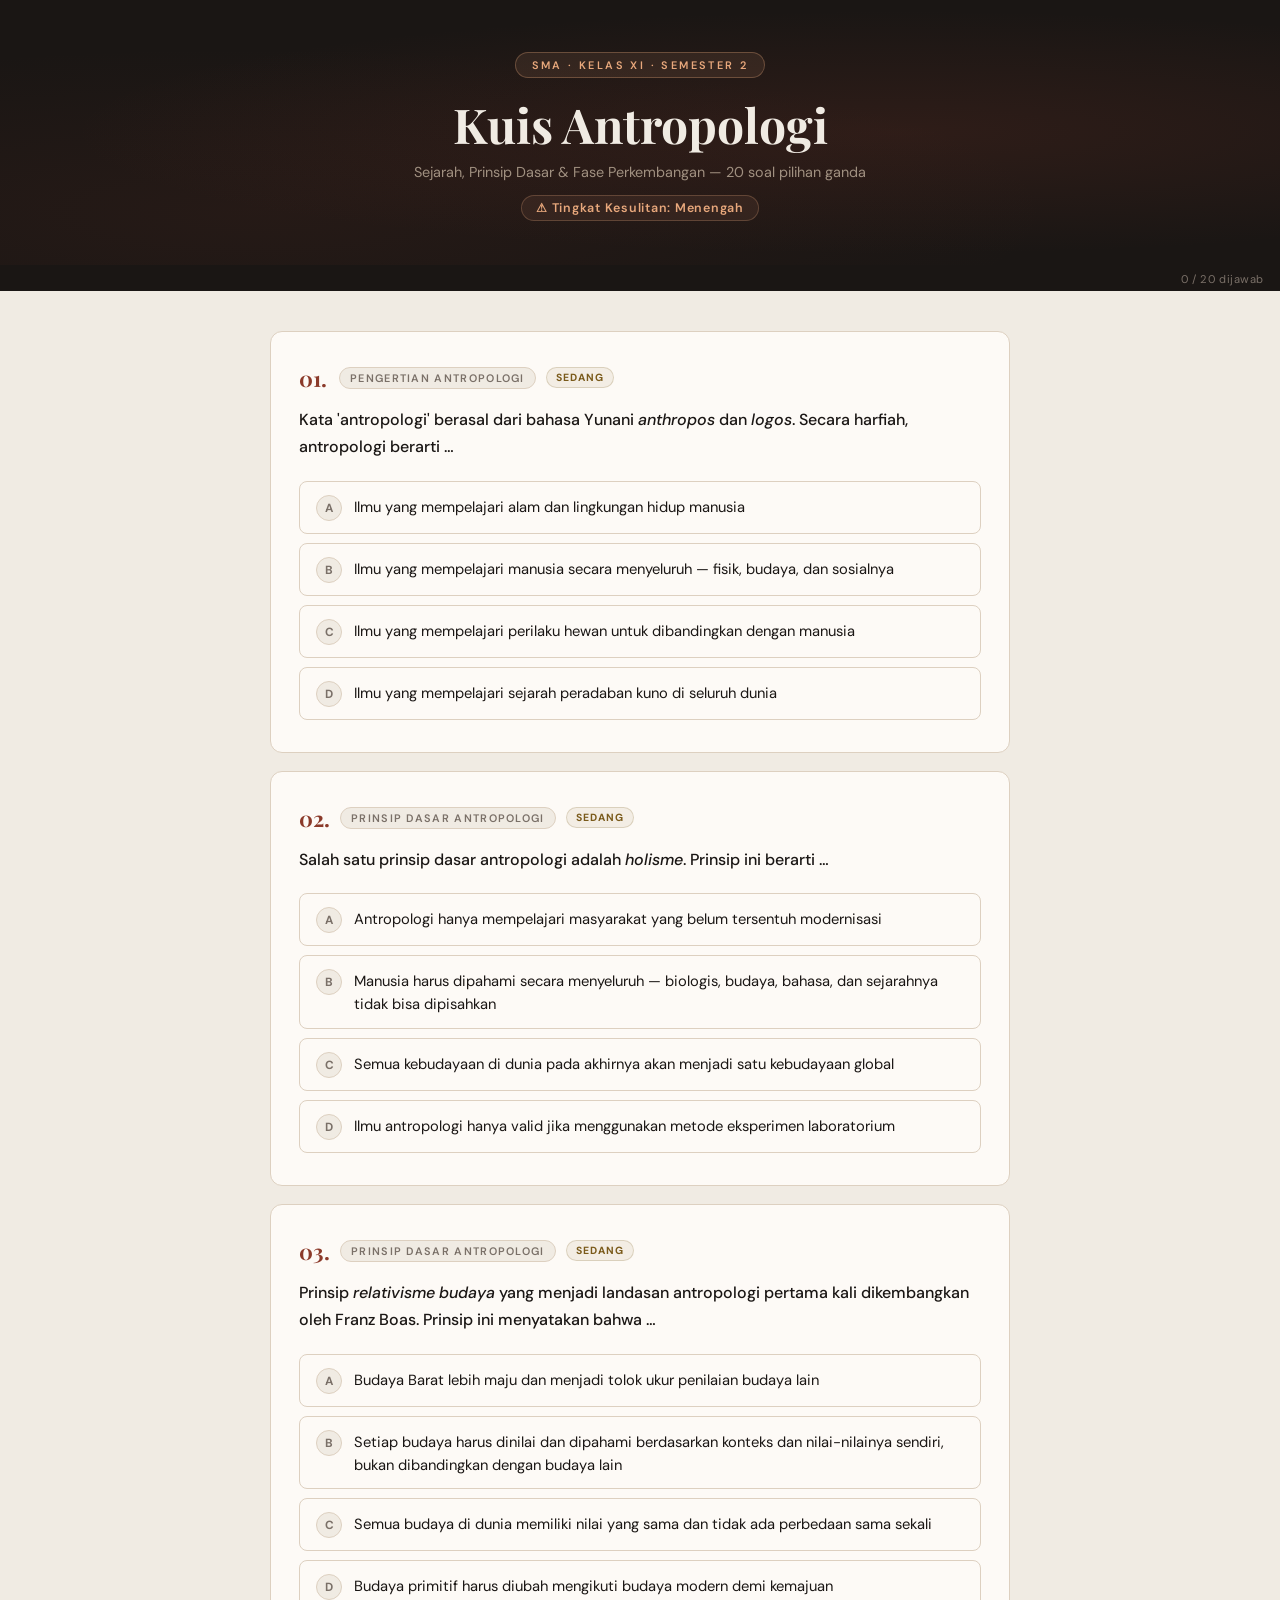
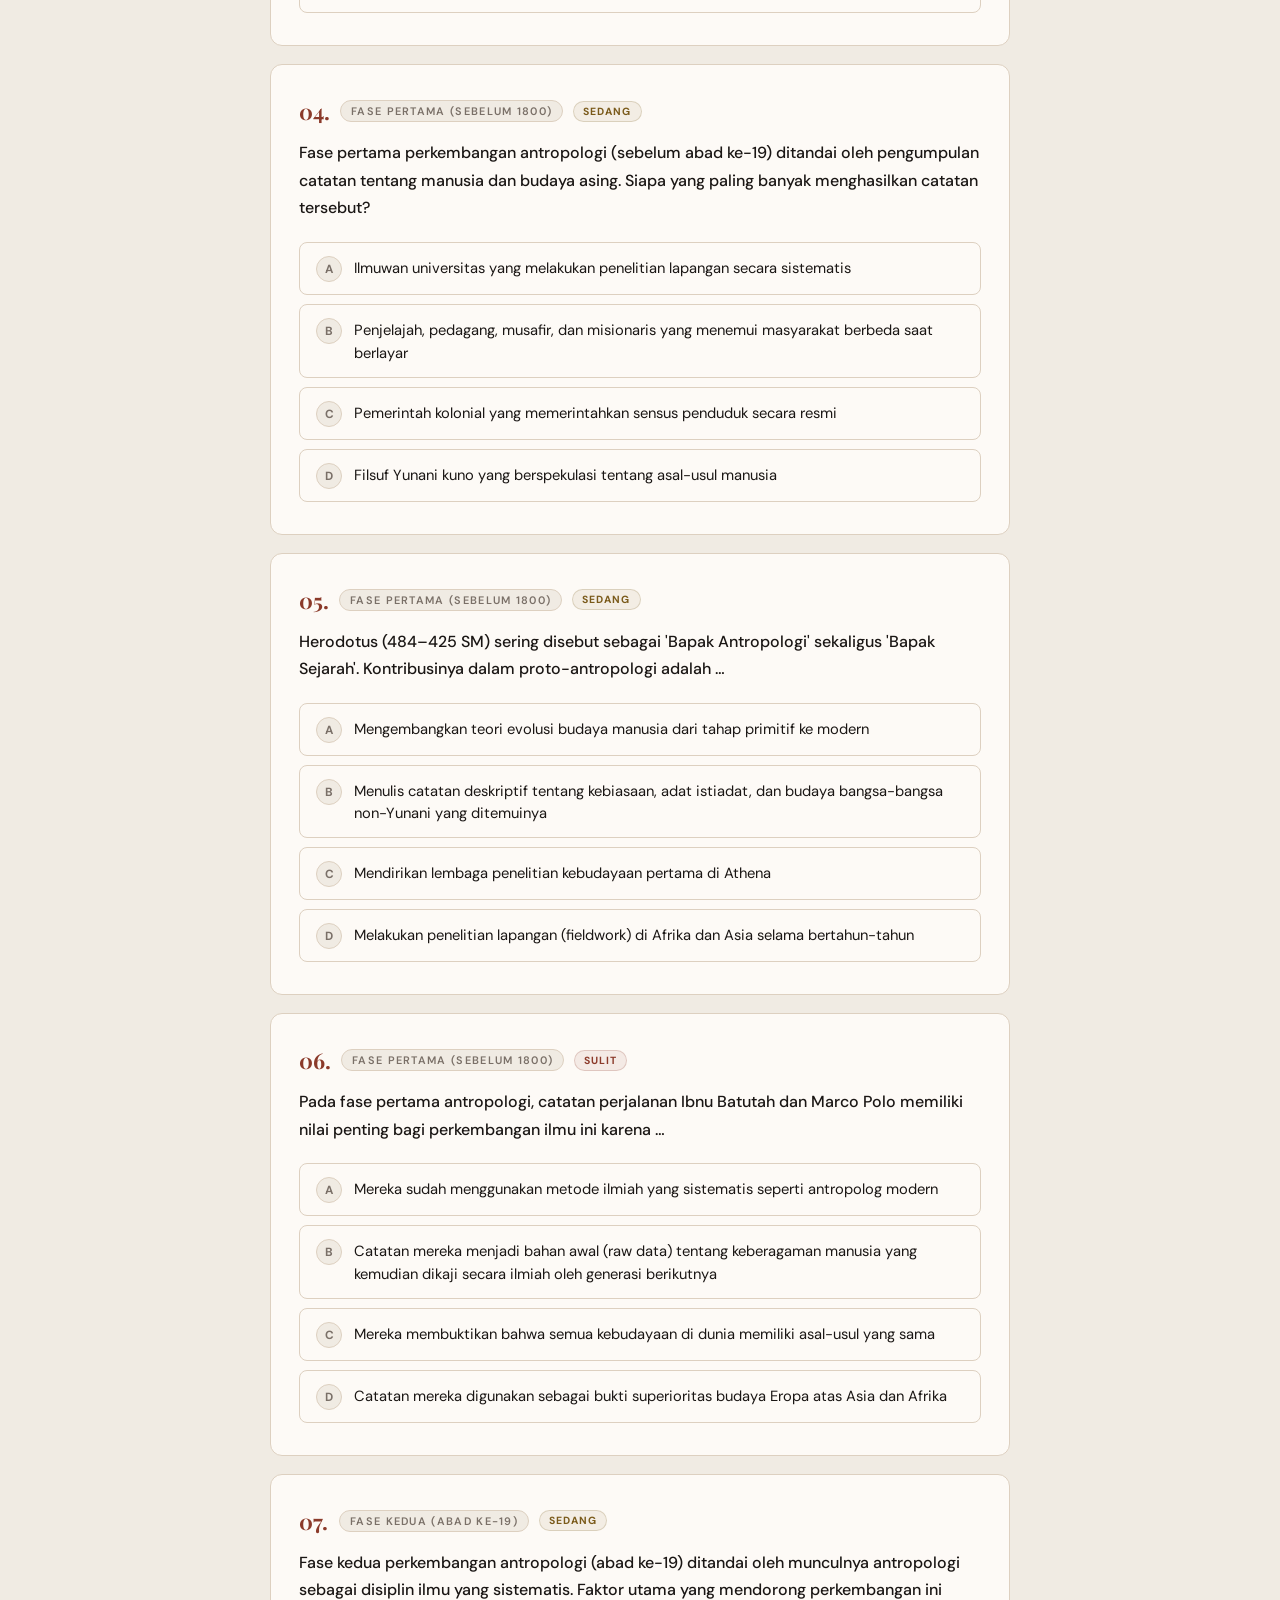
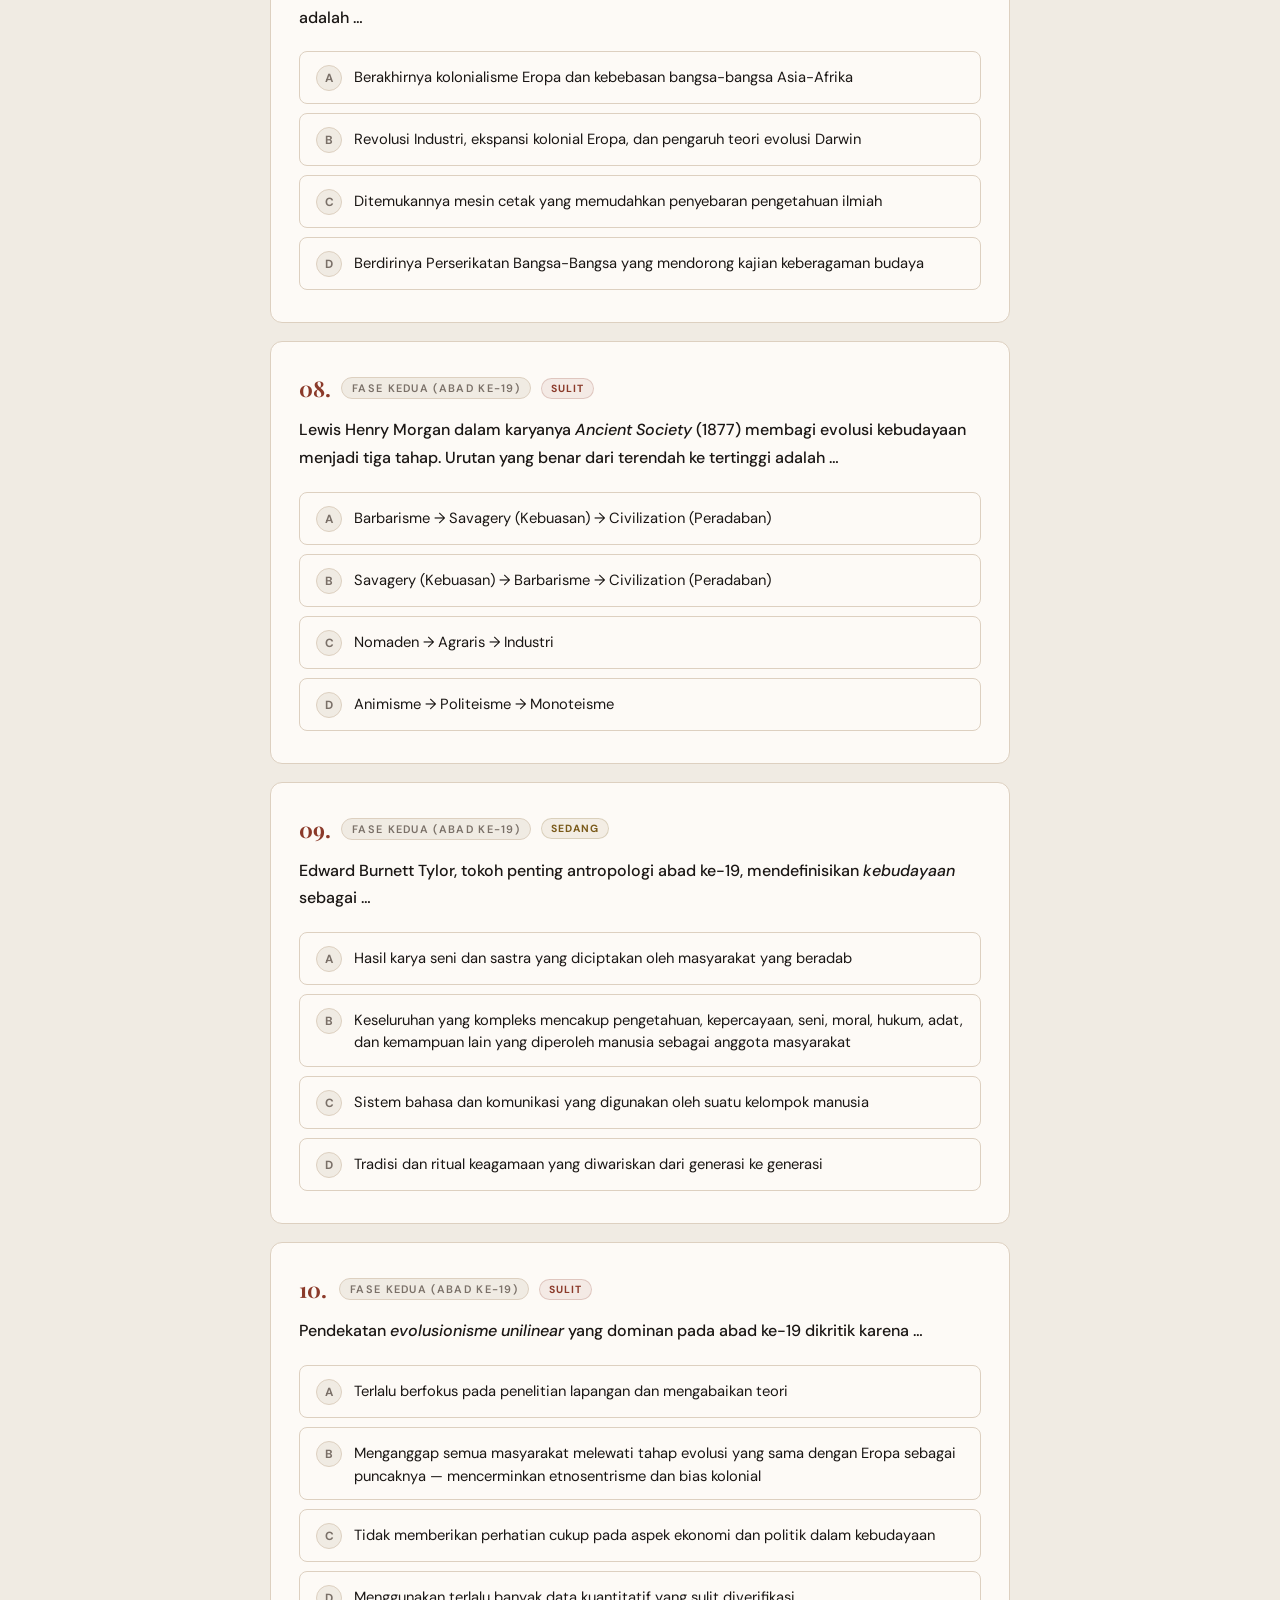
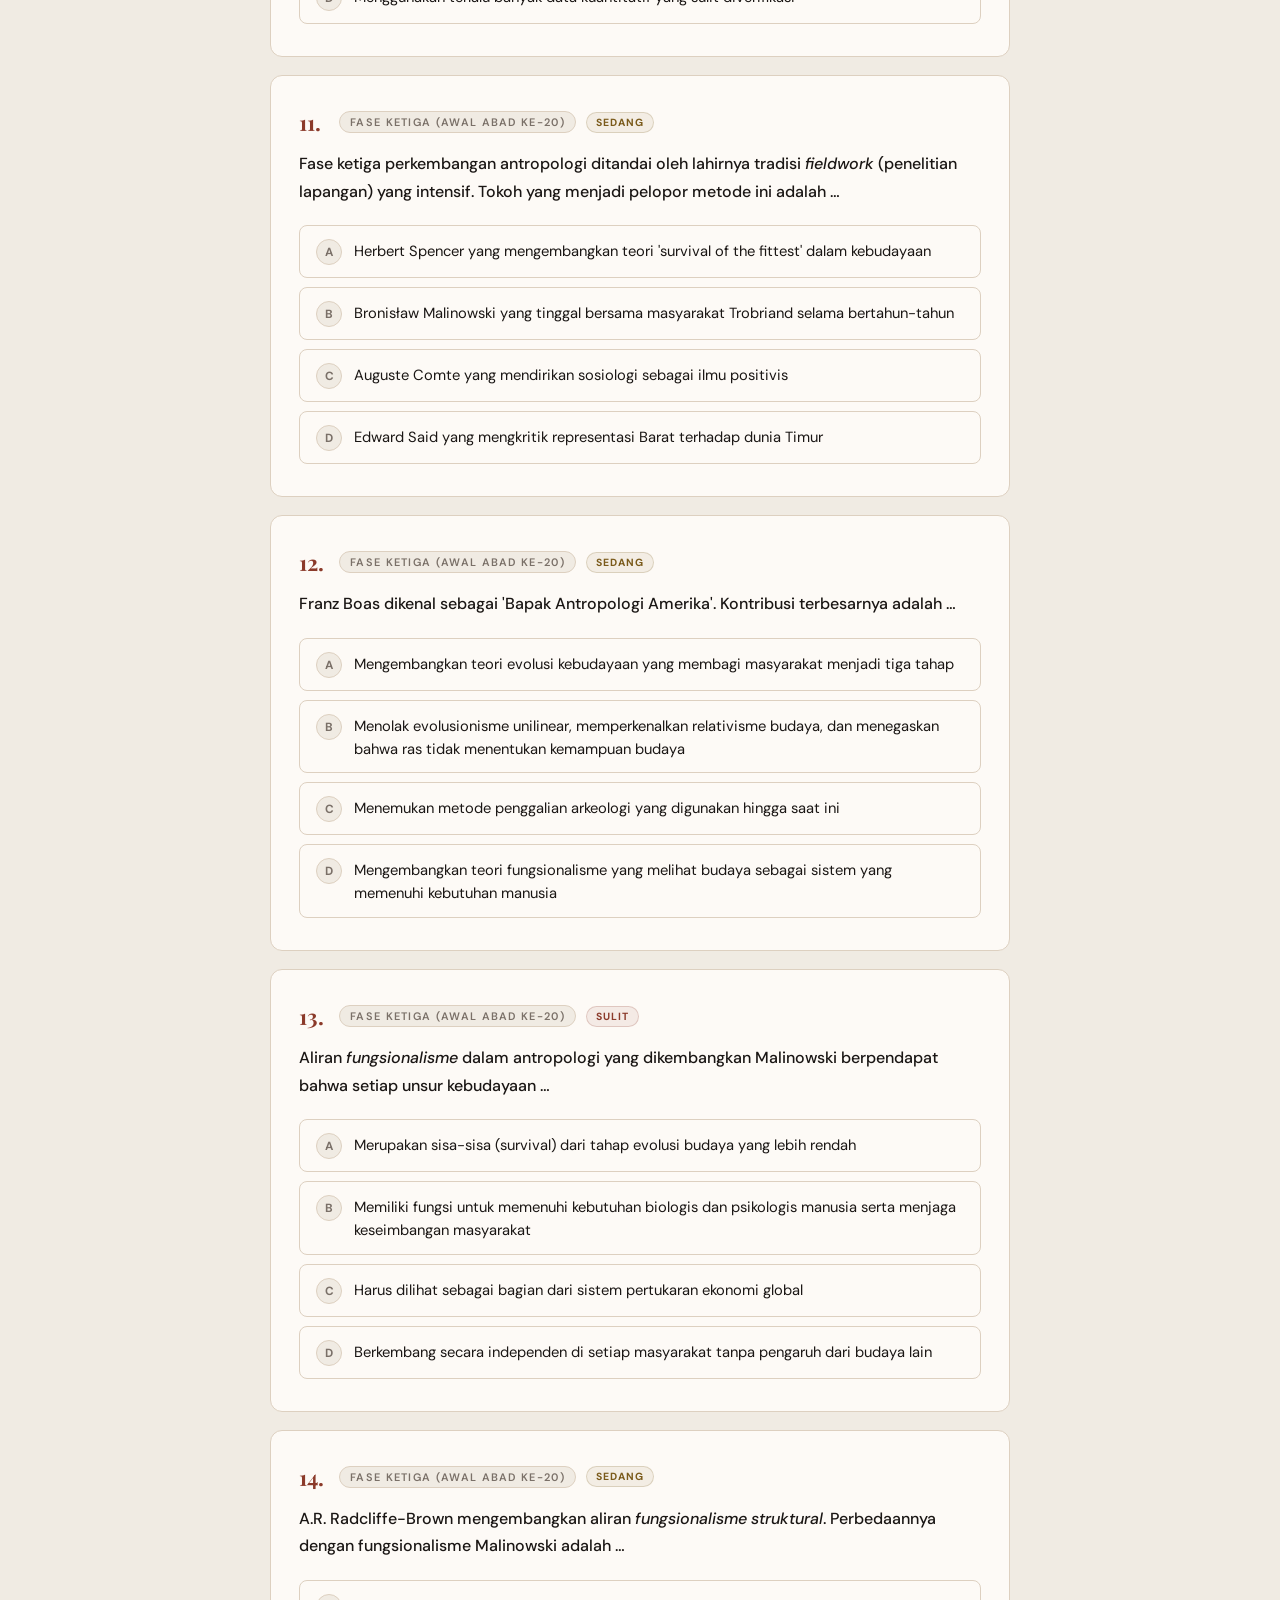
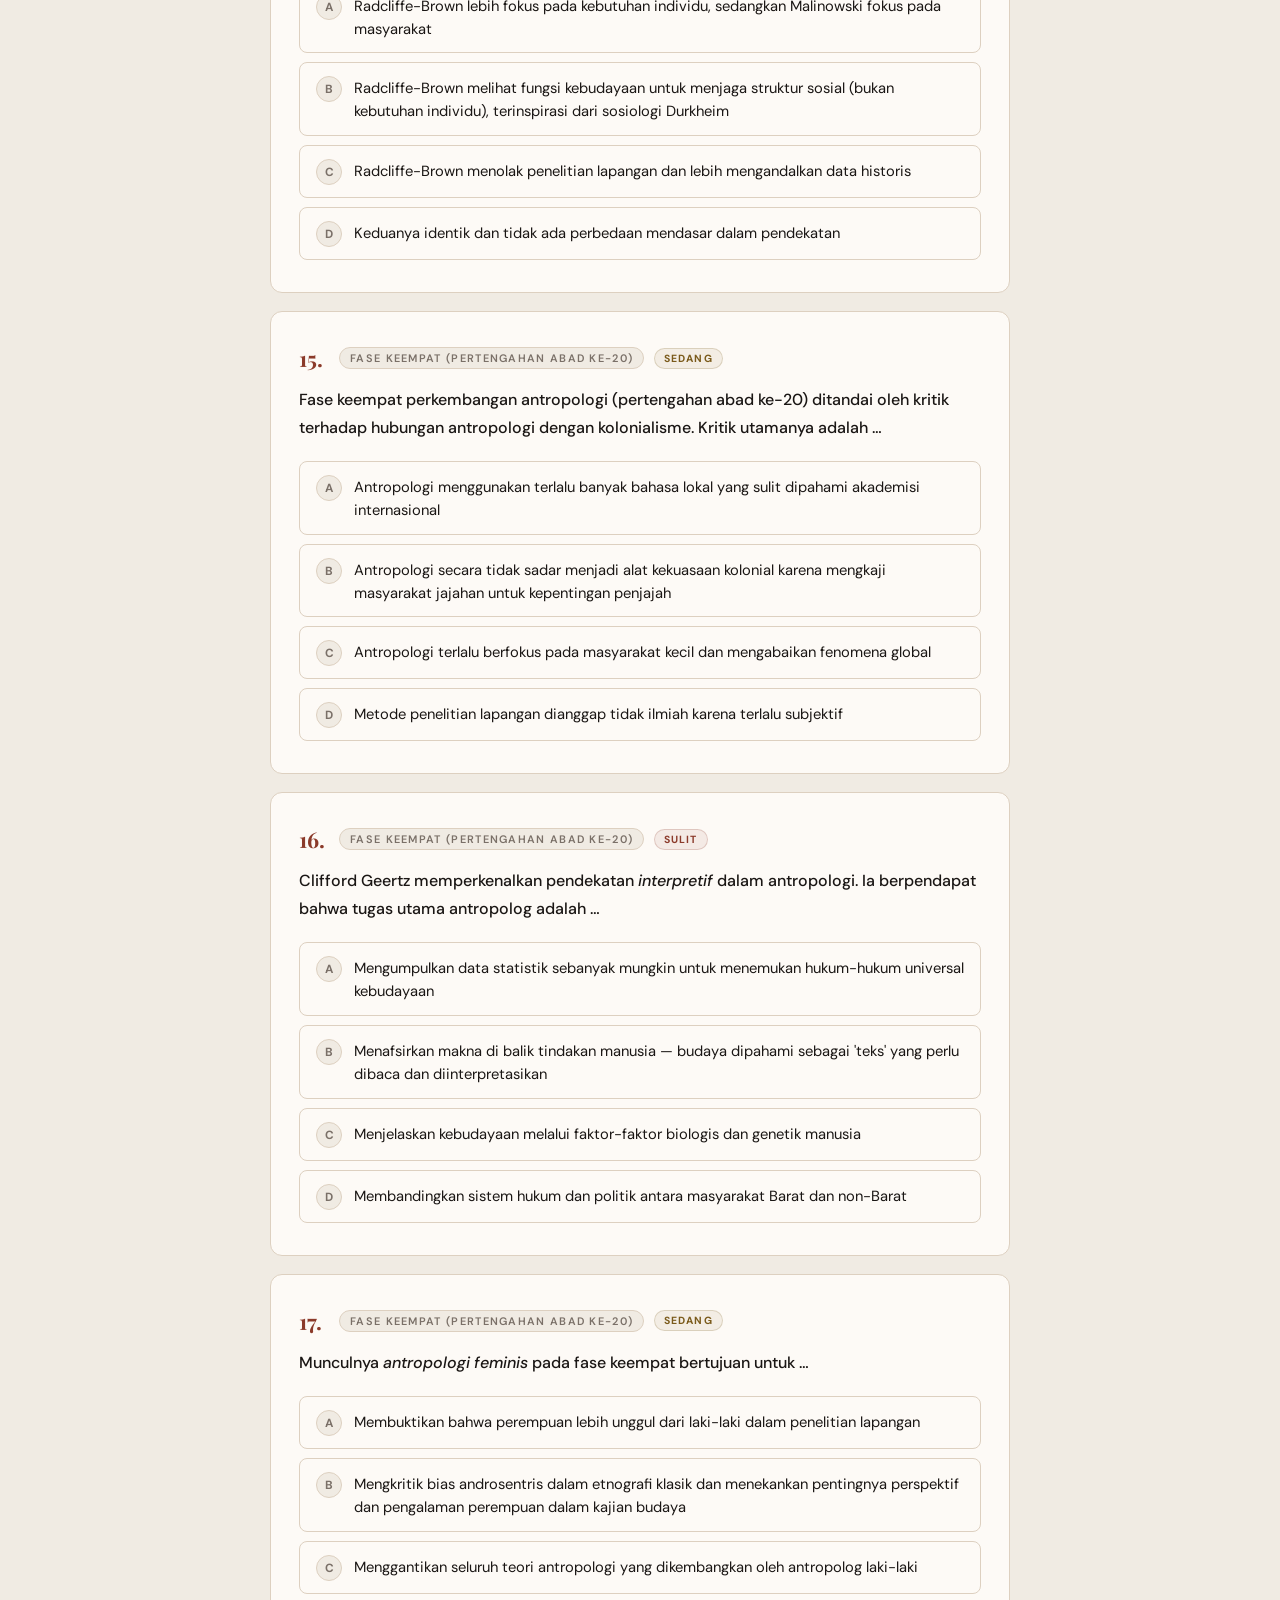
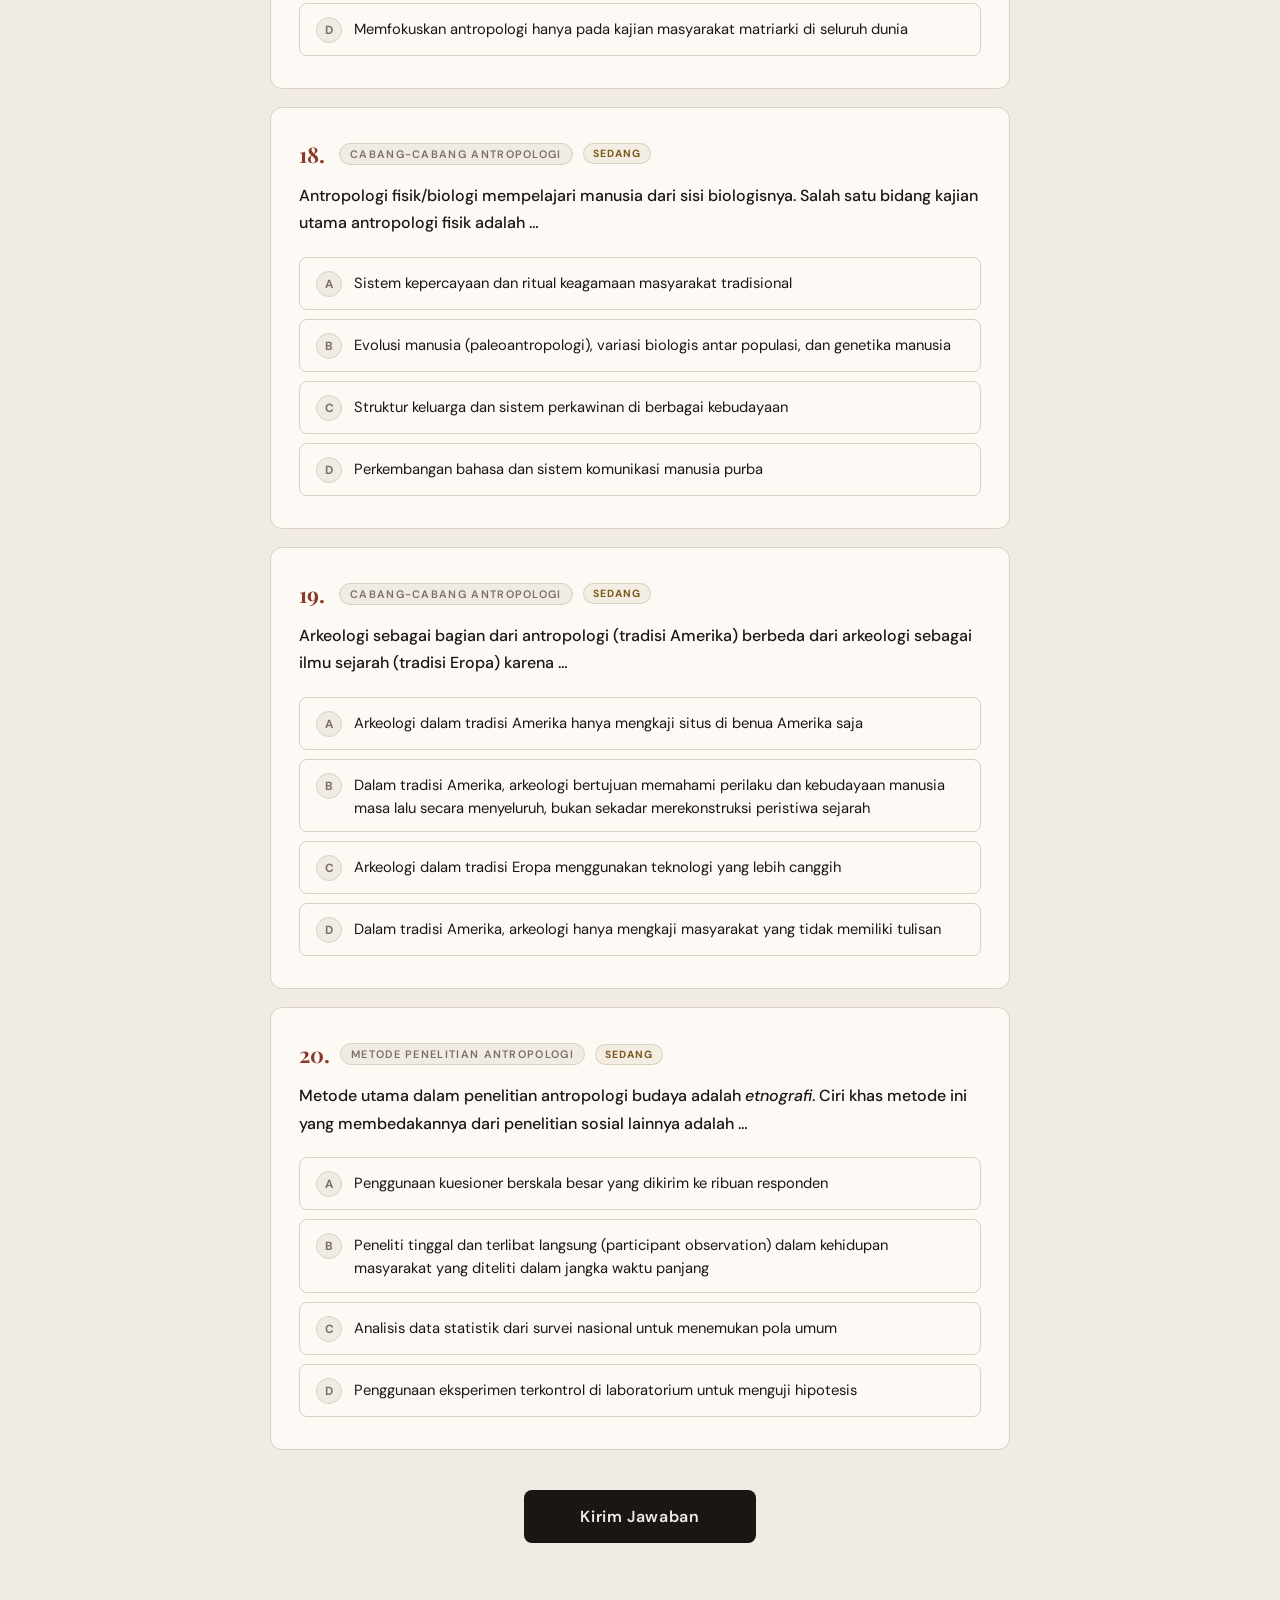
<file: antropologi_kuis.html>
<!DOCTYPE html>
<html lang="id">
<head>
  <meta charset="UTF-8" />
  <meta name="viewport" content="width=device-width, initial-scale=1.0"/>
  <title>Kuis Antropologi — Sejarah & Fase Perkembangan — SMA Kelas XI Sem 2</title>
  <link href="https://fonts.googleapis.com/css2?family=Playfair+Display:ital,wght@0,700;1,600&family=DM+Sans:wght@400;500;600&display=swap" rel="stylesheet"/>
  <style>
    *, *::before, *::after { box-sizing: border-box; margin: 0; padding: 0; }
    :root {
      --bg: #F0EBE3; --surface: #FDFAF6; --ink: #1A1614;
      --muted: #7A7068; --accent: #8B3A2A; --border: #DDD0C0;
      --correct: #2B5E3E; --wrong: #8B2020; --radius: 12px;
    }
    html { scroll-behavior: smooth; }
    body { font-family: 'DM Sans', sans-serif; background: var(--bg); color: var(--ink); min-height: 100vh; padding: 0 0 80px; }

    header {
      background: var(--ink); color: #F0EBE3;
      padding: 52px 24px 44px; text-align: center; position: relative; overflow: hidden;
    }
    header::before {
      content: ''; position: absolute; inset: 0;
      background: radial-gradient(ellipse at 70% 50%, rgba(139,58,42,.18) 0%, transparent 65%),
                  radial-gradient(ellipse at 20% 80%, rgba(139,58,42,.1) 0%, transparent 55%);
    }
    header .label {
      position: relative; display: inline-block; font-size: .68rem; font-weight: 600;
      letter-spacing: .22em; text-transform: uppercase; color: #E8A87C;
      background: rgba(232,168,124,.1); border: 1px solid rgba(232,168,124,.3);
      padding: 5px 16px; border-radius: 99px; margin-bottom: 18px;
    }
    header h1 {
      position: relative;
      font-family: 'Playfair Display', Georgia, serif;
      font-size: clamp(1.9rem, 5vw, 3rem); line-height: 1.18;
    }
    header .sub {
      position: relative; margin-top: 10px; color: #A09080; font-size: .9rem;
    }
    header .difficulty {
      position: relative; display: inline-block; margin-top: 14px;
      font-size: .78rem; font-weight: 600; color: #E8A87C;
      background: rgba(232,168,124,.08); border: 1px solid rgba(232,168,124,.25);
      padding: 4px 14px; border-radius: 99px; letter-spacing: .06em;
    }

    #progress-wrap { position: sticky; top: 0; z-index: 10; background: var(--ink); }
    #progress-bar { height: 3px; background: var(--accent); width: 0%; transition: width .35s ease; }
    #progress-count {
      text-align: right; padding: 4px 16px 5px; font-size: .7rem;
      color: #7A7068; background: var(--ink); letter-spacing: .05em;
    }

    .container { max-width: 780px; margin: 0 auto; padding: 40px 20px 0; }

    .question-card {
      background: var(--surface); border: 1px solid var(--border);
      border-radius: var(--radius); padding: 32px 28px; margin-bottom: 18px;
      transition: box-shadow .2s;
    }
    .question-card:hover { box-shadow: 0 4px 22px rgba(0,0,0,.07); }
    .question-card.unanswered { border-color: #C8962A; box-shadow: 0 0 0 3px rgba(200,150,42,.14); }

    .q-meta { display: flex; align-items: center; gap: 10px; margin-bottom: 14px; flex-wrap: wrap; }
    .q-num { font-family: 'Playfair Display', serif; font-size: 1.35rem; font-weight: 700; color: var(--accent); min-width: 30px; }
    .q-tag {
      font-size: .68rem; font-weight: 600; letter-spacing: .12em; text-transform: uppercase;
      color: var(--muted); background: var(--bg); border: 1px solid var(--border);
      padding: 3px 10px; border-radius: 99px;
    }
    .q-diff {
      font-size: .65rem; font-weight: 700; letter-spacing: .1em; text-transform: uppercase;
      padding: 3px 9px; border-radius: 99px;
    }
    .q-diff.hard { color: #8B3A2A; background: rgba(139,58,42,.08); border: 1px solid rgba(139,58,42,.2); }
    .q-diff.medium { color: #7A5A1A; background: rgba(122,90,26,.08); border: 1px solid rgba(122,90,26,.2); }

    .q-text { font-size: 1rem; line-height: 1.72; font-weight: 500; margin-bottom: 20px; }
    .q-note { font-size: .82rem; color: var(--muted); font-style: italic; margin-bottom: 16px; margin-top: -10px; }

    .options { display: flex; flex-direction: column; gap: 9px; }
    .option-label {
      display: flex; align-items: flex-start; gap: 12px;
      padding: 12px 16px; border: 1.5px solid var(--border); border-radius: 8px;
      cursor: pointer; transition: border-color .15s, background .15s; user-select: none;
    }
    .option-label:hover { border-color: var(--accent); background: #FBF4EE; }
    .option-label input[type="radio"] { display: none; }
    .opt-letter {
      flex-shrink: 0; width: 26px; height: 26px; border-radius: 50%;
      background: var(--bg); border: 1.5px solid var(--border);
      display: flex; align-items: center; justify-content: center;
      font-size: .74rem; font-weight: 700; color: var(--muted);
      transition: all .15s; margin-top: 1px;
    }
    .option-label:has(input:checked) { border-color: var(--accent); background: #FBF4EE; }
    .option-label:has(input:checked) .opt-letter { background: var(--accent); border-color: var(--accent); color: #fff; }
    .opt-text { font-size: .92rem; line-height: 1.55; padding-top: 2px; }

    .option-label.correct { border-color: var(--correct); background: #EAF3EE; }
    .option-label.correct .opt-letter { background: var(--correct); border-color: var(--correct); color: #fff; }
    .option-label.wrong { border-color: var(--wrong); background: #FAF0EE; }
    .option-label.wrong .opt-letter { background: var(--wrong); border-color: var(--wrong); color: #fff; }

    #btn-wrap { text-align: center; margin-top: 40px; }
    #submit-btn {
      font-family: 'DM Sans', sans-serif; font-size: 1rem; font-weight: 600;
      background: var(--ink); color: #F0EBE3; border: none;
      padding: 16px 56px; border-radius: 8px; cursor: pointer;
      transition: background .2s, transform .1s; letter-spacing: .04em;
    }
    #submit-btn:hover { background: #2A2420; transform: translateY(-1px); }
    #submit-btn:active { transform: translateY(0); }
    #submit-btn:disabled { opacity: .4; cursor: not-allowed; }

    #warn-msg {
      display: none; margin-top: 12px; font-size: .86rem; color: #8B6200;
      background: #FFF8E6; border: 1px solid #DEB84A; border-radius: 8px;
      padding: 10px 18px; text-align: center;
    }

    #hasil {
      display: none; margin-top: 44px; background: var(--ink); color: #F0EBE3;
      border-radius: var(--radius); padding: 44px 32px; text-align: center;
      animation: fadeUp .5s ease both;
    }
    @keyframes fadeUp { from { opacity:0; transform:translateY(24px); } to { opacity:1; transform:translateY(0); } }
    .score-label { font-size: .72rem; letter-spacing: .2em; text-transform: uppercase; color: #9A8878; margin-bottom: 10px; }
    .score-num { font-family: 'Playfair Display', serif; font-size: clamp(3.5rem,10vw,5.5rem); font-weight: 700; line-height: 1; color: var(--accent); }
    .score-of { font-size: .88rem; color: #9A8878; margin-top: 6px; }
    .predikat { display: inline-block; margin-top: 18px; font-size: 1rem; font-weight: 600; padding: 7px 22px; border-radius: 99px; border: 1.5px solid rgba(255,255,255,.15); }
    .divider { width: 48px; height: 2px; background: rgba(255,255,255,.1); margin: 24px auto; }
    .summary-row { display: flex; justify-content: center; gap: 36px; flex-wrap: wrap; margin-bottom: 30px; }
    .stat .val { font-size: 1.65rem; font-weight: 700; }
    .stat .val.g { color: #7DCFAA; }
    .stat .val.r { color: #E07878; }
    .stat .lbl { font-size: .75rem; color: #9A8878; margin-top: 3px; }
    .kunci-title { font-family: 'Playfair Display', serif; font-size: 1.22rem; margin-bottom: 18px; }
    .kunci-grid { display: grid; grid-template-columns: repeat(auto-fill,minmax(270px,1fr)); gap: 10px; text-align: left; }
    .kunci-item { background: rgba(255,255,255,.05); border: 1px solid rgba(255,255,255,.09); border-radius: 8px; padding: 12px 14px; font-size: .84rem; line-height: 1.55; }
    .kunci-item.ok { border-color: rgba(125,207,170,.2); }
    .ki-no { color: #E8A87C; font-weight: 700; margin-bottom: 4px; font-size: .8rem; }
    .ki-ans { color: #7DCFAA; font-weight: 600; }
    .ki-your { color: #E07878; font-size: .8rem; margin-top: 3px; }
    .ki-explain { color: #9A8878; font-size: .78rem; margin-top: 4px; font-style: italic; }

    #retry-btn {
      margin-top: 28px; font-family: 'DM Sans', sans-serif; font-size: .92rem; font-weight: 600;
      background: transparent; color: #F0EBE3; border: 1.5px solid rgba(255,255,255,.22);
      padding: 12px 36px; border-radius: 8px; cursor: pointer; transition: all .2s;
    }
    #retry-btn:hover { border-color: rgba(255,255,255,.6); background: rgba(255,255,255,.06); }

    @media (max-width: 500px) { .question-card { padding: 22px 16px; } #hasil { padding: 32px 16px; } }
  </style>
</head>
<body>

<header>
  <div class="label">SMA &middot; Kelas XI &middot; Semester 2</div>
  <h1>Kuis Antropologi</h1>
  <p class="sub">Sejarah, Prinsip Dasar &amp; Fase Perkembangan &mdash; 20 soal pilihan ganda</p>
  <div class="difficulty">&#9888; Tingkat Kesulitan: Menengah</div>
</header>
<div id="progress-wrap">
  <div id="progress-bar"></div>
  <div id="progress-count">0 / 20 dijawab</div>
</div>

<div class="container">
  <div id="quiz-form"></div>
  <div id="btn-wrap">
    <button id="submit-btn">Kirim Jawaban</button>
    <div id="warn-msg">&#9888; Masih ada soal yang belum dijawab. Lengkapi semua jawaban terlebih dahulu.</div>
  </div>
  <div id="hasil"></div>
</div>

<script>
const questions = [
  {
    topic: "Pengertian Antropologi",
    diff: "medium",
    q: "Kata 'antropologi' berasal dari bahasa Yunani <em>anthropos</em> dan <em>logos</em>. Secara harfiah, antropologi berarti …",
    note: "",
    opts: [
      "Ilmu yang mempelajari alam dan lingkungan hidup manusia",
      "Ilmu yang mempelajari manusia secara menyeluruh — fisik, budaya, dan sosialnya",
      "Ilmu yang mempelajari perilaku hewan untuk dibandingkan dengan manusia",
      "Ilmu yang mempelajari sejarah peradaban kuno di seluruh dunia"
    ],
    ans: 1,
    explain: "Anthropos = manusia, logos = ilmu/kajian. Antropologi adalah ilmu tentang manusia secara holistik — meliputi asal-usul, fisik, budaya, bahasa, dan masyarakatnya di seluruh penjuru dunia dan sepanjang waktu."
  },
  {
    topic: "Prinsip Dasar Antropologi",
    diff: "medium",
    q: "Salah satu prinsip dasar antropologi adalah <em>holisme</em>. Prinsip ini berarti …",
    note: "",
    opts: [
      "Antropologi hanya mempelajari masyarakat yang belum tersentuh modernisasi",
      "Manusia harus dipahami secara menyeluruh — biologis, budaya, bahasa, dan sejarahnya tidak bisa dipisahkan",
      "Semua kebudayaan di dunia pada akhirnya akan menjadi satu kebudayaan global",
      "Ilmu antropologi hanya valid jika menggunakan metode eksperimen laboratorium"
    ],
    ans: 1,
    explain: "Holisme adalah ciri khas antropologi — manusia tidak bisa dipahami hanya dari satu sisi. Fisik, budaya, bahasa, dan sejarah saling terkait. Itulah mengapa antropologi memiliki empat cabang utama yang saling melengkapi."
  },
  {
    topic: "Prinsip Dasar Antropologi",
    diff: "medium",
    q: "Prinsip <em>relativisme budaya</em> yang menjadi landasan antropologi pertama kali dikembangkan oleh Franz Boas. Prinsip ini menyatakan bahwa …",
    note: "",
    opts: [
      "Budaya Barat lebih maju dan menjadi tolok ukur penilaian budaya lain",
      "Setiap budaya harus dinilai dan dipahami berdasarkan konteks dan nilai-nilainya sendiri, bukan dibandingkan dengan budaya lain",
      "Semua budaya di dunia memiliki nilai yang sama dan tidak ada perbedaan sama sekali",
      "Budaya primitif harus diubah mengikuti budaya modern demi kemajuan"
    ],
    ans: 1,
    explain: "Relativisme budaya menolak etnosentrisme. Franz Boas berpendapat setiap budaya unik dan harus dipahami dari dalam (emic perspective), bukan dihakimi dari luar menggunakan standar budaya lain."
  },
  {
    topic: "Fase Pertama (Sebelum 1800)",
    diff: "medium",
    q: "Fase pertama perkembangan antropologi (sebelum abad ke-19) ditandai oleh pengumpulan catatan tentang manusia dan budaya asing. Siapa yang paling banyak menghasilkan catatan tersebut?",
    note: "",
    opts: [
      "Ilmuwan universitas yang melakukan penelitian lapangan secara sistematis",
      "Penjelajah, pedagang, musafir, dan misionaris yang menemui masyarakat berbeda saat berlayar",
      "Pemerintah kolonial yang memerintahkan sensus penduduk secara resmi",
      "Filsuf Yunani kuno yang berspekulasi tentang asal-usul manusia"
    ],
    ans: 1,
    explain: "Fase pra-ilmiah ini menghasilkan catatan perjalanan (travel accounts) dari tokoh seperti Herodotus, Ibnu Batutah, Marco Polo, dan para misionaris. Catatan mereka bersifat deskriptif namun tidak sistematis dan sering mengandung bias."
  },
  {
    topic: "Fase Pertama (Sebelum 1800)",
    diff: "medium",
    q: "Herodotus (484–425 SM) sering disebut sebagai 'Bapak Antropologi' sekaligus 'Bapak Sejarah'. Kontribusinya dalam proto-antropologi adalah …",
    note: "",
    opts: [
      "Mengembangkan teori evolusi budaya manusia dari tahap primitif ke modern",
      "Menulis catatan deskriptif tentang kebiasaan, adat istiadat, dan budaya bangsa-bangsa non-Yunani yang ditemuinya",
      "Mendirikan lembaga penelitian kebudayaan pertama di Athena",
      "Melakukan penelitian lapangan (fieldwork) di Afrika dan Asia selama bertahun-tahun"
    ],
    ans: 1,
    explain: "Herodotus dalam karyanya <em>Histories</em> mendeskripsikan budaya Mesir, Persia, Skit, dan bangsa-bangsa lain. Ia mencatat perbedaan budaya dengan rasa ingin tahu, meskipun masih dari sudut pandang Yunani-sentris."
  },
  {
    topic: "Fase Pertama (Sebelum 1800)",
    diff: "hard",
    q: "Pada fase pertama antropologi, catatan perjalanan Ibnu Batutah dan Marco Polo memiliki nilai penting bagi perkembangan ilmu ini karena …",
    note: "",
    opts: [
      "Mereka sudah menggunakan metode ilmiah yang sistematis seperti antropolog modern",
      "Catatan mereka menjadi bahan awal (raw data) tentang keberagaman manusia yang kemudian dikaji secara ilmiah oleh generasi berikutnya",
      "Mereka membuktikan bahwa semua kebudayaan di dunia memiliki asal-usul yang sama",
      "Catatan mereka digunakan sebagai bukti superioritas budaya Eropa atas Asia dan Afrika"
    ],
    ans: 1,
    explain: "Catatan perjalanan abad pertengahan bukan antropologi ilmiah, tetapi menjadi 'bahan mentah' yang berharga. Para sarjana abad ke-19 kemudian menggunakan laporan ini untuk membangun teori-teori tentang keberagaman budaya manusia."
  },
  {
    topic: "Fase Kedua (Abad ke-19)",
    diff: "medium",
    q: "Fase kedua perkembangan antropologi (abad ke-19) ditandai oleh munculnya antropologi sebagai disiplin ilmu yang sistematis. Faktor utama yang mendorong perkembangan ini adalah …",
    note: "",
    opts: [
      "Berakhirnya kolonialisme Eropa dan kebebasan bangsa-bangsa Asia-Afrika",
      "Revolusi Industri, ekspansi kolonial Eropa, dan pengaruh teori evolusi Darwin",
      "Ditemukannya mesin cetak yang memudahkan penyebaran pengetahuan ilmiah",
      "Berdirinya Perserikatan Bangsa-Bangsa yang mendorong kajian keberagaman budaya"
    ],
    ans: 1,
    explain: "Tiga faktor kunci: (1) Kolonialisme butuh pemahaman tentang masyarakat jajahan, (2) Revolusi Industri melahirkan perbandingan antara 'masyarakat maju' dan 'primitif', (3) Teori evolusi Darwin (1859) menginspirasi gagasan tentang 'evolusi budaya'."
  },
  {
    topic: "Fase Kedua (Abad ke-19)",
    diff: "hard",
    q: "Lewis Henry Morgan dalam karyanya <em>Ancient Society</em> (1877) membagi evolusi kebudayaan menjadi tiga tahap. Urutan yang benar dari terendah ke tertinggi adalah …",
    note: "",
    opts: [
      "Barbarisme → Savagery (Kebuasan) → Civilization (Peradaban)",
      "Savagery (Kebuasan) → Barbarisme → Civilization (Peradaban)",
      "Nomaden → Agraris → Industri",
      "Animisme → Politeisme → Monoteisme"
    ],
    ans: 1,
    explain: "Morgan: Savagery (berburu-meramu, belum mengenal api) → Barbarisme (pertanian, peternakan, pengolahan logam, belum ada aksara) → Civilization (mengenal tulisan, hukum, negara). Teori ini kini dikritik karena bersifat etnosentris dan meletakkan Eropa di puncak evolusi."
  },
  {
    topic: "Fase Kedua (Abad ke-19)",
    diff: "medium",
    q: "Edward Burnett Tylor, tokoh penting antropologi abad ke-19, mendefinisikan <em>kebudayaan</em> sebagai …",
    note: "",
    opts: [
      "Hasil karya seni dan sastra yang diciptakan oleh masyarakat yang beradab",
      "Keseluruhan yang kompleks mencakup pengetahuan, kepercayaan, seni, moral, hukum, adat, dan kemampuan lain yang diperoleh manusia sebagai anggota masyarakat",
      "Sistem bahasa dan komunikasi yang digunakan oleh suatu kelompok manusia",
      "Tradisi dan ritual keagamaan yang diwariskan dari generasi ke generasi"
    ],
    ans: 1,
    explain: "Definisi Tylor (1871) dalam <em>Primitive Culture</em> adalah definisi antropologis pertama yang paling berpengaruh. Kebudayaan bersifat 'keseluruhan kompleks' (whole complex) yang diperoleh manusia sebagai bagian dari masyarakat — bukan bawaan biologis."
  },
  {
    topic: "Fase Kedua (Abad ke-19)",
    diff: "hard",
    q: "Pendekatan <em>evolusionisme unilinear</em> yang dominan pada abad ke-19 dikritik karena …",
    note: "",
    opts: [
      "Terlalu berfokus pada penelitian lapangan dan mengabaikan teori",
      "Menganggap semua masyarakat melewati tahap evolusi yang sama dengan Eropa sebagai puncaknya — mencerminkan etnosentrisme dan bias kolonial",
      "Tidak memberikan perhatian cukup pada aspek ekonomi dan politik dalam kebudayaan",
      "Menggunakan terlalu banyak data kuantitatif yang sulit diverifikasi"
    ],
    ans: 1,
    explain: "Evolusionisme unilinear menempatkan masyarakat non-Eropa sebagai 'tahap awal' evolusi menuju peradaban Eropa. Ini adalah justifikasi ilmiah untuk kolonialisme. Franz Boas kemudian menghancurkan paradigma ini dengan konsep relativisme budaya dan penelitian lapangan."
  },
  {
    topic: "Fase Ketiga (Awal Abad ke-20)",
    diff: "medium",
    q: "Fase ketiga perkembangan antropologi ditandai oleh lahirnya tradisi <em>fieldwork</em> (penelitian lapangan) yang intensif. Tokoh yang menjadi pelopor metode ini adalah …",
    note: "",
    opts: [
      "Herbert Spencer yang mengembangkan teori 'survival of the fittest' dalam kebudayaan",
      "Bronisław Malinowski yang tinggal bersama masyarakat Trobriand selama bertahun-tahun",
      "Auguste Comte yang mendirikan sosiologi sebagai ilmu positivis",
      "Edward Said yang mengkritik representasi Barat terhadap dunia Timur"
    ],
    ans: 1,
    explain: "Malinowski tinggal di Kepulauan Trobriand, Papua (1914–1918) dan menulis <em>Argonauts of the Western Pacific</em> (1922). Ia menetapkan standar baru: antropolog harus tinggal bersama masyarakat, belajar bahasa mereka, dan berpartisipasi dalam kehidupan sehari-hari."
  },
  {
    topic: "Fase Ketiga (Awal Abad ke-20)",
    diff: "medium",
    q: "Franz Boas dikenal sebagai 'Bapak Antropologi Amerika'. Kontribusi terbesarnya adalah …",
    note: "",
    opts: [
      "Mengembangkan teori evolusi kebudayaan yang membagi masyarakat menjadi tiga tahap",
      "Menolak evolusionisme unilinear, memperkenalkan relativisme budaya, dan menegaskan bahwa ras tidak menentukan kemampuan budaya",
      "Menemukan metode penggalian arkeologi yang digunakan hingga saat ini",
      "Mengembangkan teori fungsionalisme yang melihat budaya sebagai sistem yang memenuhi kebutuhan manusia"
    ],
    ans: 1,
    explain: "Boas merevolusi antropologi: (1) Menolak hierarki ras-budaya, (2) Mengembangkan relativisme budaya, (3) Menekankan penelitian lapangan yang ketat. Murid-muridnya (Margaret Mead, Ruth Benedict) melanjutkan tradisi ini dan mendominasi antropologi abad ke-20."
  },
  {
    topic: "Fase Ketiga (Awal Abad ke-20)",
    diff: "hard",
    q: "Aliran <em>fungsionalisme</em> dalam antropologi yang dikembangkan Malinowski berpendapat bahwa setiap unsur kebudayaan …",
    note: "",
    opts: [
      "Merupakan sisa-sisa (survival) dari tahap evolusi budaya yang lebih rendah",
      "Memiliki fungsi untuk memenuhi kebutuhan biologis dan psikologis manusia serta menjaga keseimbangan masyarakat",
      "Harus dilihat sebagai bagian dari sistem pertukaran ekonomi global",
      "Berkembang secara independen di setiap masyarakat tanpa pengaruh dari budaya lain"
    ],
    ans: 1,
    explain: "Malinowski: setiap institusi budaya (ritual, keluarga, hukum) ada karena memenuhi kebutuhan dasar manusia — biologis (makan, reproduksi) maupun psikologis (keamanan, integrasi). Tidak ada unsur budaya yang 'sia-sia' atau sekadar sisa evolusi."
  },
  {
    topic: "Fase Ketiga (Awal Abad ke-20)",
    diff: "medium",
    q: "A.R. Radcliffe-Brown mengembangkan aliran <em>fungsionalisme struktural</em>. Perbedaannya dengan fungsionalisme Malinowski adalah …",
    note: "",
    opts: [
      "Radcliffe-Brown lebih fokus pada kebutuhan individu, sedangkan Malinowski fokus pada masyarakat",
      "Radcliffe-Brown melihat fungsi kebudayaan untuk menjaga struktur sosial (bukan kebutuhan individu), terinspirasi dari sosiologi Durkheim",
      "Radcliffe-Brown menolak penelitian lapangan dan lebih mengandalkan data historis",
      "Keduanya identik dan tidak ada perbedaan mendasar dalam pendekatan"
    ],
    ans: 1,
    explain: "Malinowski = fungsionalisme psikologis (kebutuhan individu). Radcliffe-Brown = fungsionalisme struktural (kebutuhan sistem sosial). Radcliffe-Brown terinspirasi Durkheim: masyarakat adalah organisme, setiap bagian berfungsi menjaga 'kesehatan' keseluruhan struktur."
  },
  {
    topic: "Fase Keempat (Pertengahan Abad ke-20)",
    diff: "medium",
    q: "Fase keempat perkembangan antropologi (pertengahan abad ke-20) ditandai oleh kritik terhadap hubungan antropologi dengan kolonialisme. Kritik utamanya adalah …",
    note: "",
    opts: [
      "Antropologi menggunakan terlalu banyak bahasa lokal yang sulit dipahami akademisi internasional",
      "Antropologi secara tidak sadar menjadi alat kekuasaan kolonial karena mengkaji masyarakat jajahan untuk kepentingan penjajah",
      "Antropologi terlalu berfokus pada masyarakat kecil dan mengabaikan fenomena global",
      "Metode penelitian lapangan dianggap tidak ilmiah karena terlalu subjektif"
    ],
    ans: 1,
    explain: "Pada 1960-an–1970-an, seiring dekolonisasi, muncul kritik bahwa antropologi klasik sering melayani kepentingan kolonial — menghasilkan pengetahuan tentang 'penduduk asli' yang digunakan untuk mengendalikan mereka. Ini memicu krisis identitas dan reformasi dalam disiplin ini."
  },
  {
    topic: "Fase Keempat (Pertengahan Abad ke-20)",
    diff: "hard",
    q: "Clifford Geertz memperkenalkan pendekatan <em>interpretif</em> dalam antropologi. Ia berpendapat bahwa tugas utama antropolog adalah …",
    note: "",
    opts: [
      "Mengumpulkan data statistik sebanyak mungkin untuk menemukan hukum-hukum universal kebudayaan",
      "Menafsirkan makna di balik tindakan manusia — budaya dipahami sebagai 'teks' yang perlu dibaca dan diinterpretasikan",
      "Menjelaskan kebudayaan melalui faktor-faktor biologis dan genetik manusia",
      "Membandingkan sistem hukum dan politik antara masyarakat Barat dan non-Barat"
    ],
    ans: 1,
    explain: "Geertz (<em>The Interpretation of Cultures</em>, 1973): kebudayaan adalah 'jaring-jaring makna' (webs of significance) yang diciptakan manusia. Antropolog bertugas menafsirkan, bukan sekadar mencatat. Konsepnya tentang <em>thick description</em> menjadi standar penulisan etnografi modern."
  },
  {
    topic: "Fase Keempat (Pertengahan Abad ke-20)",
    diff: "medium",
    q: "Munculnya <em>antropologi feminis</em> pada fase keempat bertujuan untuk …",
    note: "",
    opts: [
      "Membuktikan bahwa perempuan lebih unggul dari laki-laki dalam penelitian lapangan",
      "Mengkritik bias androsentris dalam etnografi klasik dan menekankan pentingnya perspektif dan pengalaman perempuan dalam kajian budaya",
      "Menggantikan seluruh teori antropologi yang dikembangkan oleh antropolog laki-laki",
      "Memfokuskan antropologi hanya pada kajian masyarakat matriarki di seluruh dunia"
    ],
    ans: 1,
    explain: "Antropologi feminis (Rosaldo, Ortner, Strathern) mengungkap bahwa etnografi klasik sering mengabaikan sudut pandang perempuan dan menormalisasi dominasi laki-laki. Perspektif ini mengubah cara antropolog melakukan dan menulis penelitian lapangan."
  },
  {
    topic: "Cabang-Cabang Antropologi",
    diff: "medium",
    q: "Antropologi fisik/biologi mempelajari manusia dari sisi biologisnya. Salah satu bidang kajian utama antropologi fisik adalah …",
    note: "",
    opts: [
      "Sistem kepercayaan dan ritual keagamaan masyarakat tradisional",
      "Evolusi manusia (paleoantropologi), variasi biologis antar populasi, dan genetika manusia",
      "Struktur keluarga dan sistem perkawinan di berbagai kebudayaan",
      "Perkembangan bahasa dan sistem komunikasi manusia purba"
    ],
    ans: 1,
    explain: "Antropologi fisik/biologi mencakup: paleoantropologi (fosil manusia purba), primatologi (hubungan manusia-kera), forensik fisik, dan variasi biologis antar populasi. Berbeda dari antropologi budaya yang fokus pada perilaku yang dipelajari."
  },
  {
    topic: "Cabang-Cabang Antropologi",
    diff: "medium",
    q: "Arkeologi sebagai bagian dari antropologi (tradisi Amerika) berbeda dari arkeologi sebagai ilmu sejarah (tradisi Eropa) karena …",
    note: "",
    opts: [
      "Arkeologi dalam tradisi Amerika hanya mengkaji situs di benua Amerika saja",
      "Dalam tradisi Amerika, arkeologi bertujuan memahami perilaku dan kebudayaan manusia masa lalu secara menyeluruh, bukan sekadar merekonstruksi peristiwa sejarah",
      "Arkeologi dalam tradisi Eropa menggunakan teknologi yang lebih canggih",
      "Dalam tradisi Amerika, arkeologi hanya mengkaji masyarakat yang tidak memiliki tulisan"
    ],
    ans: 1,
    explain: "Di Amerika, arkeologi adalah salah satu dari empat subfield antropologi (bersama fisik, budaya, linguistik). Tujuannya memahami kebudayaan manusia secara luas. Di Eropa, arkeologi lebih dekat dengan sejarah dan fokus pada rekonstruksi masa lalu tertentu."
  },
  {
    topic: "Metode Penelitian Antropologi",
    diff: "medium",
    q: "Metode utama dalam penelitian antropologi budaya adalah <em>etnografi</em>. Ciri khas metode ini yang membedakannya dari penelitian sosial lainnya adalah …",
    note: "",
    opts: [
      "Penggunaan kuesioner berskala besar yang dikirim ke ribuan responden",
      "Peneliti tinggal dan terlibat langsung (participant observation) dalam kehidupan masyarakat yang diteliti dalam jangka waktu panjang",
      "Analisis data statistik dari survei nasional untuk menemukan pola umum",
      "Penggunaan eksperimen terkontrol di laboratorium untuk menguji hipotesis"
    ],
    ans: 1,
    explain: "Etnografi menggabungkan observasi partisipan + wawancara mendalam + catatan lapangan (field notes). Peneliti harus 'masuk' ke dalam masyarakat untuk memahami dari dalam (emic perspective). Inilah yang membedakan antropologi dari ilmu sosial lain yang cenderung menggunakan survei."
  }
];

const letters = ['A','B','C','D'];
const form = document.getElementById('quiz-form');
const bar  = document.getElementById('progress-bar');
const countEl = document.getElementById('progress-count');
const warn = document.getElementById('warn-msg');
const hasilDiv = document.getElementById('hasil');
const submitBtn = document.getElementById('submit-btn');

questions.forEach((item, i) => {
  const card = document.createElement('div');
  card.className = 'question-card';
  card.id = 'card-' + i;
  const optsHTML = item.opts.map((opt, j) => `
    <label class="option-label" id="lbl-${i}-${j}">
      <input type="radio" name="q${i}" value="${j}" />
      <span class="opt-letter">${letters[j]}</span>
      <span class="opt-text">${opt}</span>
    </label>`).join('');
  const diffLabel = item.diff === 'hard'
    ? '<span class="q-diff hard">Sulit</span>'
    : '<span class="q-diff medium">Sedang</span>';
  card.innerHTML = `
    <div class="q-meta">
      <span class="q-num">${String(i+1).padStart(2,'0')}.</span>
      <span class="q-tag">${item.topic}</span>
      ${diffLabel}
    </div>
    <p class="q-text">${item.q}</p>
    ${item.note ? '<p class="q-note">'+item.note+'</p>' : ''}
    <div class="options">${optsHTML}</div>`;
  form.appendChild(card);
});

function updateProgress() {
  let n = 0;
  questions.forEach((_,i) => { if (document.querySelector('input[name="q'+i+'"]:checked')) n++; });
  bar.style.width = (n / questions.length * 100) + '%';
  countEl.textContent = n + ' / ' + questions.length + ' dijawab';
}
form.addEventListener('change', updateProgress);

submitBtn.addEventListener('click', () => {
  const unanswered = [];
  questions.forEach((_,i) => {
    const card = document.getElementById('card-'+i);
    if (!document.querySelector('input[name="q'+i+'"]:checked')) {
      unanswered.push(i); card.classList.add('unanswered');
    } else { card.classList.remove('unanswered'); }
  });

  if (unanswered.length > 0) {
    warn.style.display = 'block';
    document.getElementById('card-'+unanswered[0]).scrollIntoView({ behavior:'smooth', block:'center' });
    return;
  }
  warn.style.display = 'none';
  submitBtn.disabled = true;
  form.querySelectorAll('input[type="radio"]').forEach(r => r.disabled = true);

  let correct = 0;
  const details = [];
  questions.forEach((item, i) => {
    const sel = parseInt(document.querySelector('input[name="q'+i+'"]:checked').value);
    const ok = sel === item.ans;
    if (ok) correct++;
    for (let j = 0; j < item.opts.length; j++) {
      const lbl = document.getElementById('lbl-'+i+'-'+j);
      if (j === item.ans) lbl.classList.add('correct');
      else if (j === sel && !ok) lbl.classList.add('wrong');
    }
    details.push({ q:i+1, topic:item.topic, ans:item.ans, sel, ok,
      ansText:item.opts[item.ans], selText:item.opts[sel], explain:item.explain });
  });

  const score = Math.round(correct / questions.length * 100);
  let pred, col;
  if (score >= 90)      { pred = '&#127942; Luar Biasa';          col = '#E8A87C'; }
  else if (score >= 75) { pred = '&#9733; Sangat Baik';           col = '#A8D08D'; }
  else if (score >= 60) { pred = '&#128218; Baik';                col = '#F0C040'; }
  else if (score >= 40) { pred = '&#128214; Cukup — Terus Belajar'; col = '#E09050'; }
  else                  { pred = '&#128172; Jangan Menyerah!';    col = '#E07878'; }

  const kunciHTML = details.map(d => `
    <div class="kunci-item ${d.ok?'ok':''}">
      <div class="ki-no">Soal ${d.q} &mdash; ${d.topic}</div>
      <div class="ki-ans">&#10003; Benar: ${letters[d.ans]}. ${d.ansText}</div>
      ${!d.ok ? '<div class="ki-your">&#10007; Jawaban kamu: '+letters[d.sel]+'. '+d.selText+'</div>' : ''}
      <div class="ki-explain">${d.explain}</div>
    </div>`).join('');

  hasilDiv.innerHTML = `
    <div class="score-label">Nilai Kamu</div>
    <div class="score-num">${score}</div>
    <div class="score-of">${correct} dari ${questions.length} soal benar</div>
    <div class="predikat" style="border-color:${col}44;color:${col}">${pred}</div>
    <div class="divider"></div>
    <div class="summary-row">
      <div class="stat"><div class="val g">${correct}</div><div class="lbl">Benar</div></div>
      <div class="stat"><div class="val r">${questions.length-correct}</div><div class="lbl">Salah</div></div>
      <div class="stat"><div class="val">${questions.length}</div><div class="lbl">Total</div></div>
    </div>
    <div class="kunci-title">Kunci Jawaban &amp; Penjelasan</div>
    <div class="kunci-grid">${kunciHTML}</div>
    <button id="retry-btn">&#128260; Coba Lagi</button>`;
  hasilDiv.style.display = 'block';
  hasilDiv.scrollIntoView({ behavior:'smooth', block:'start' });
  document.getElementById('retry-btn').addEventListener('click', () => location.reload());
});
</script>
</body>
</html>
</file>
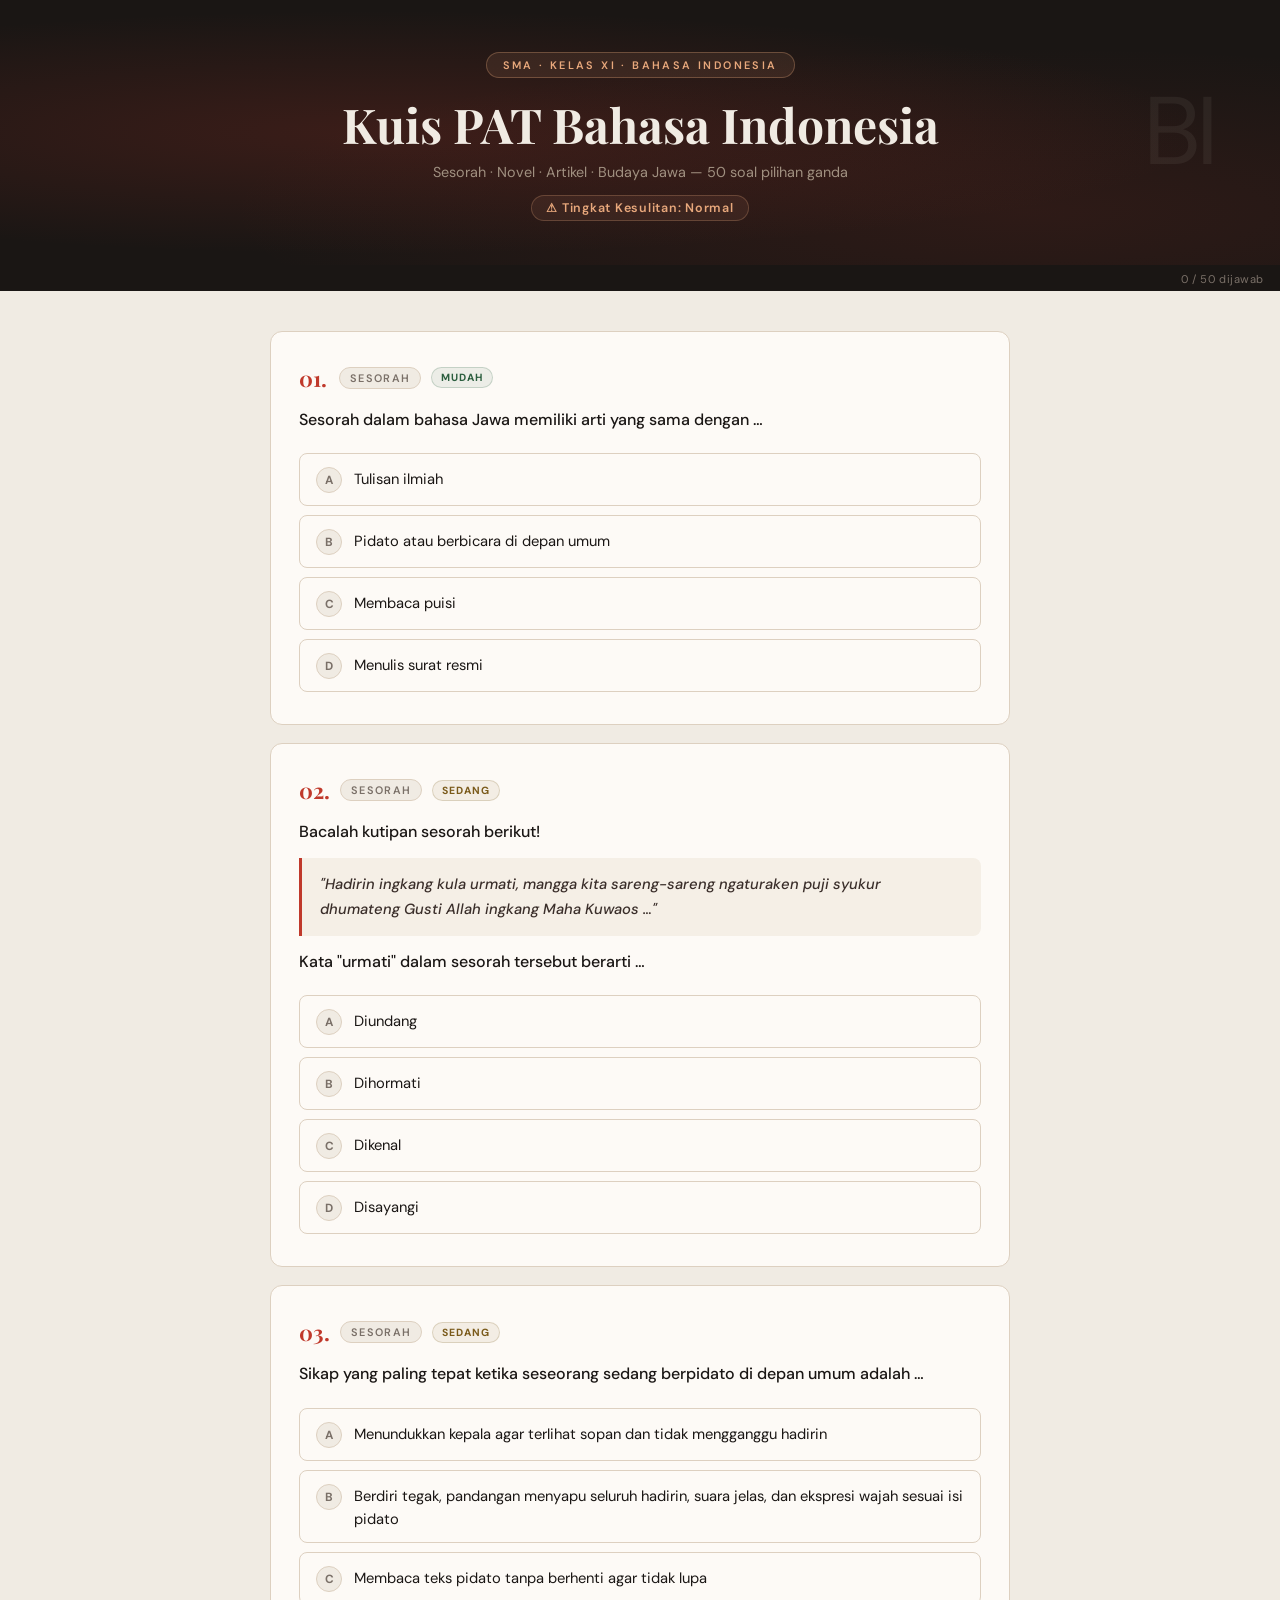
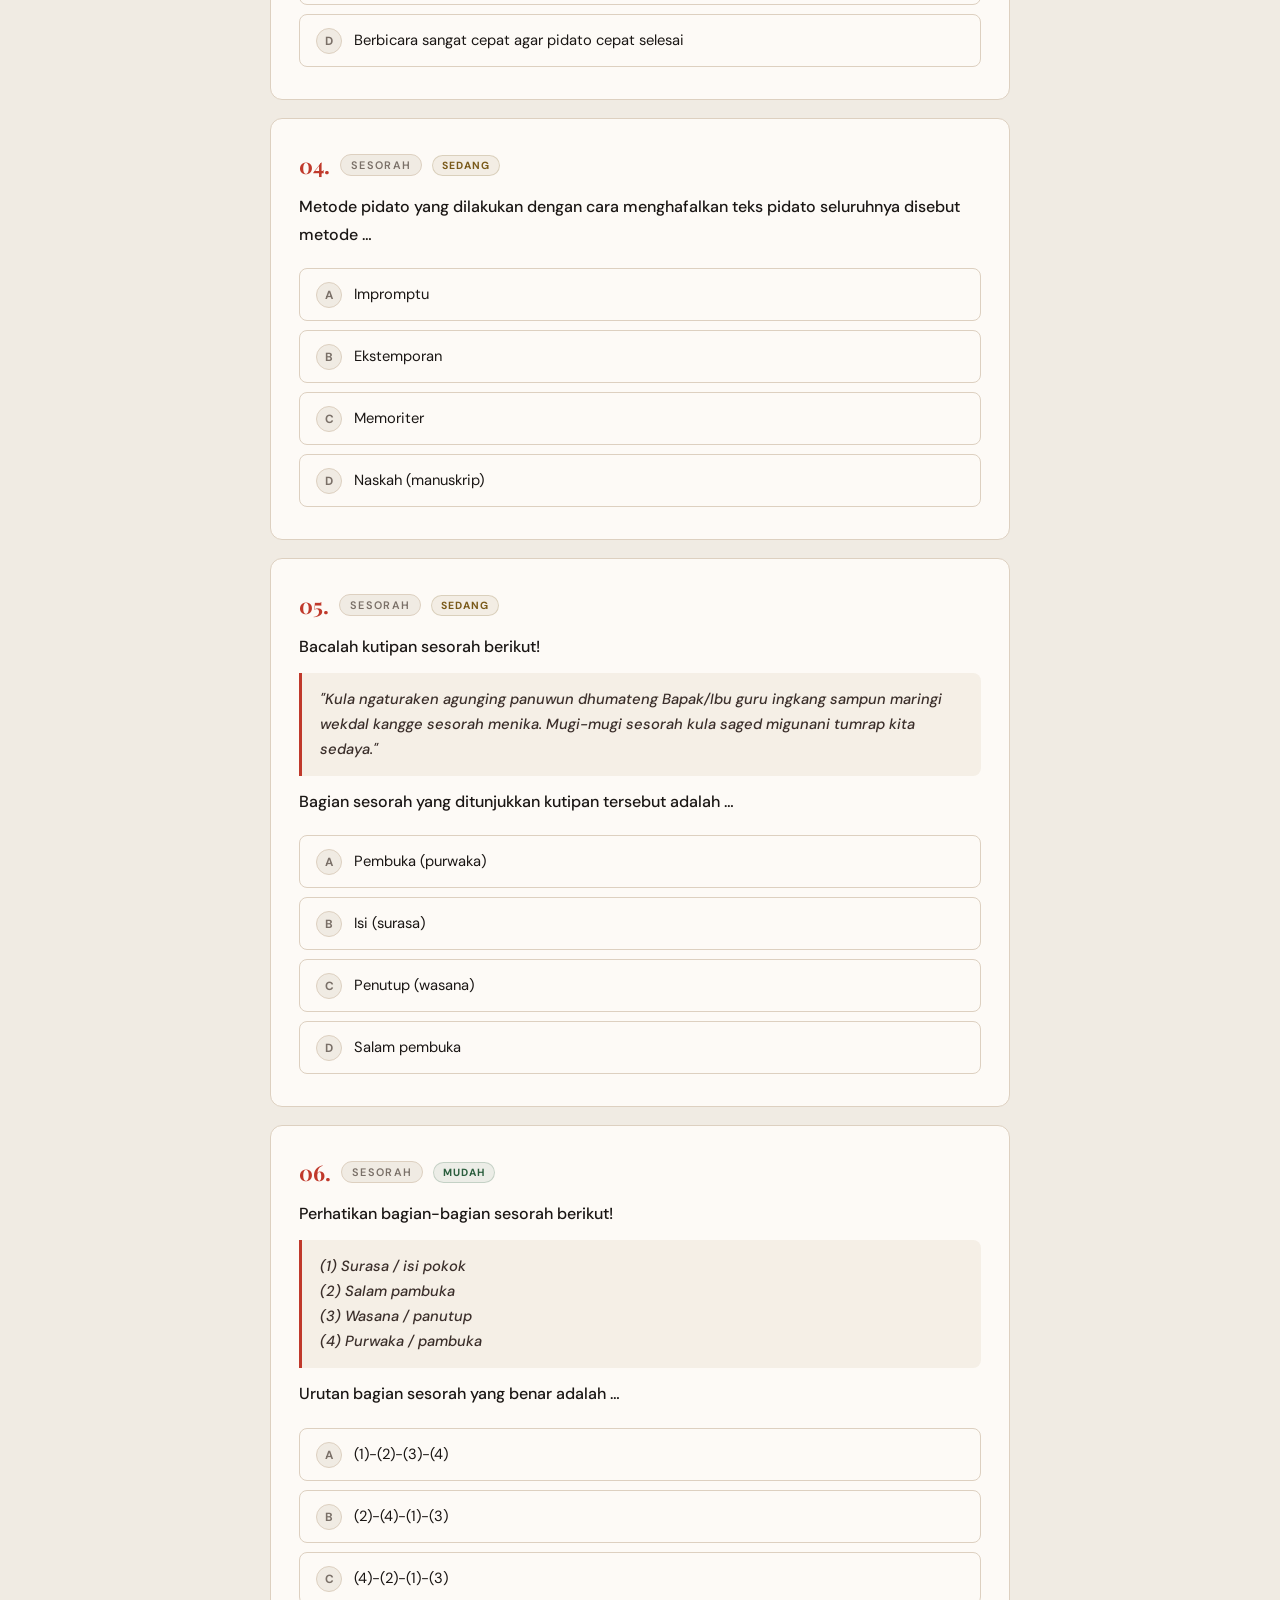
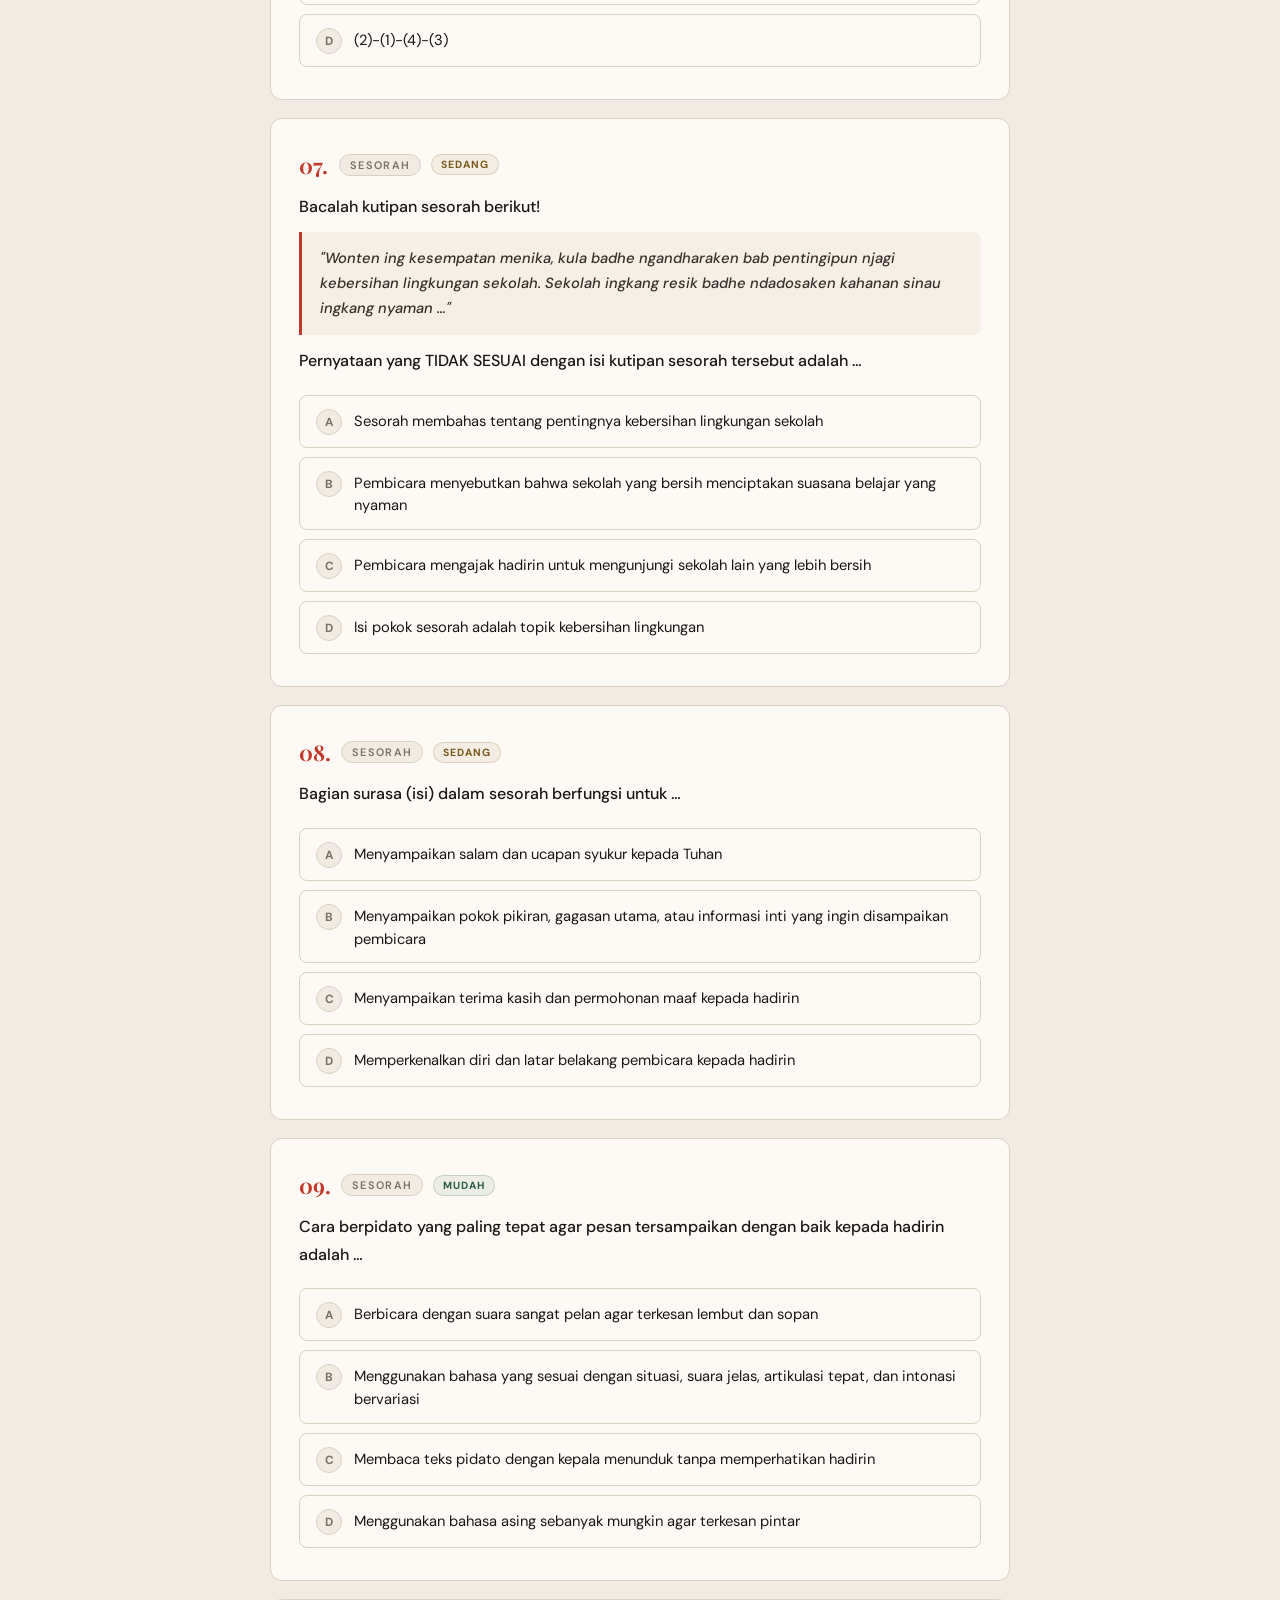
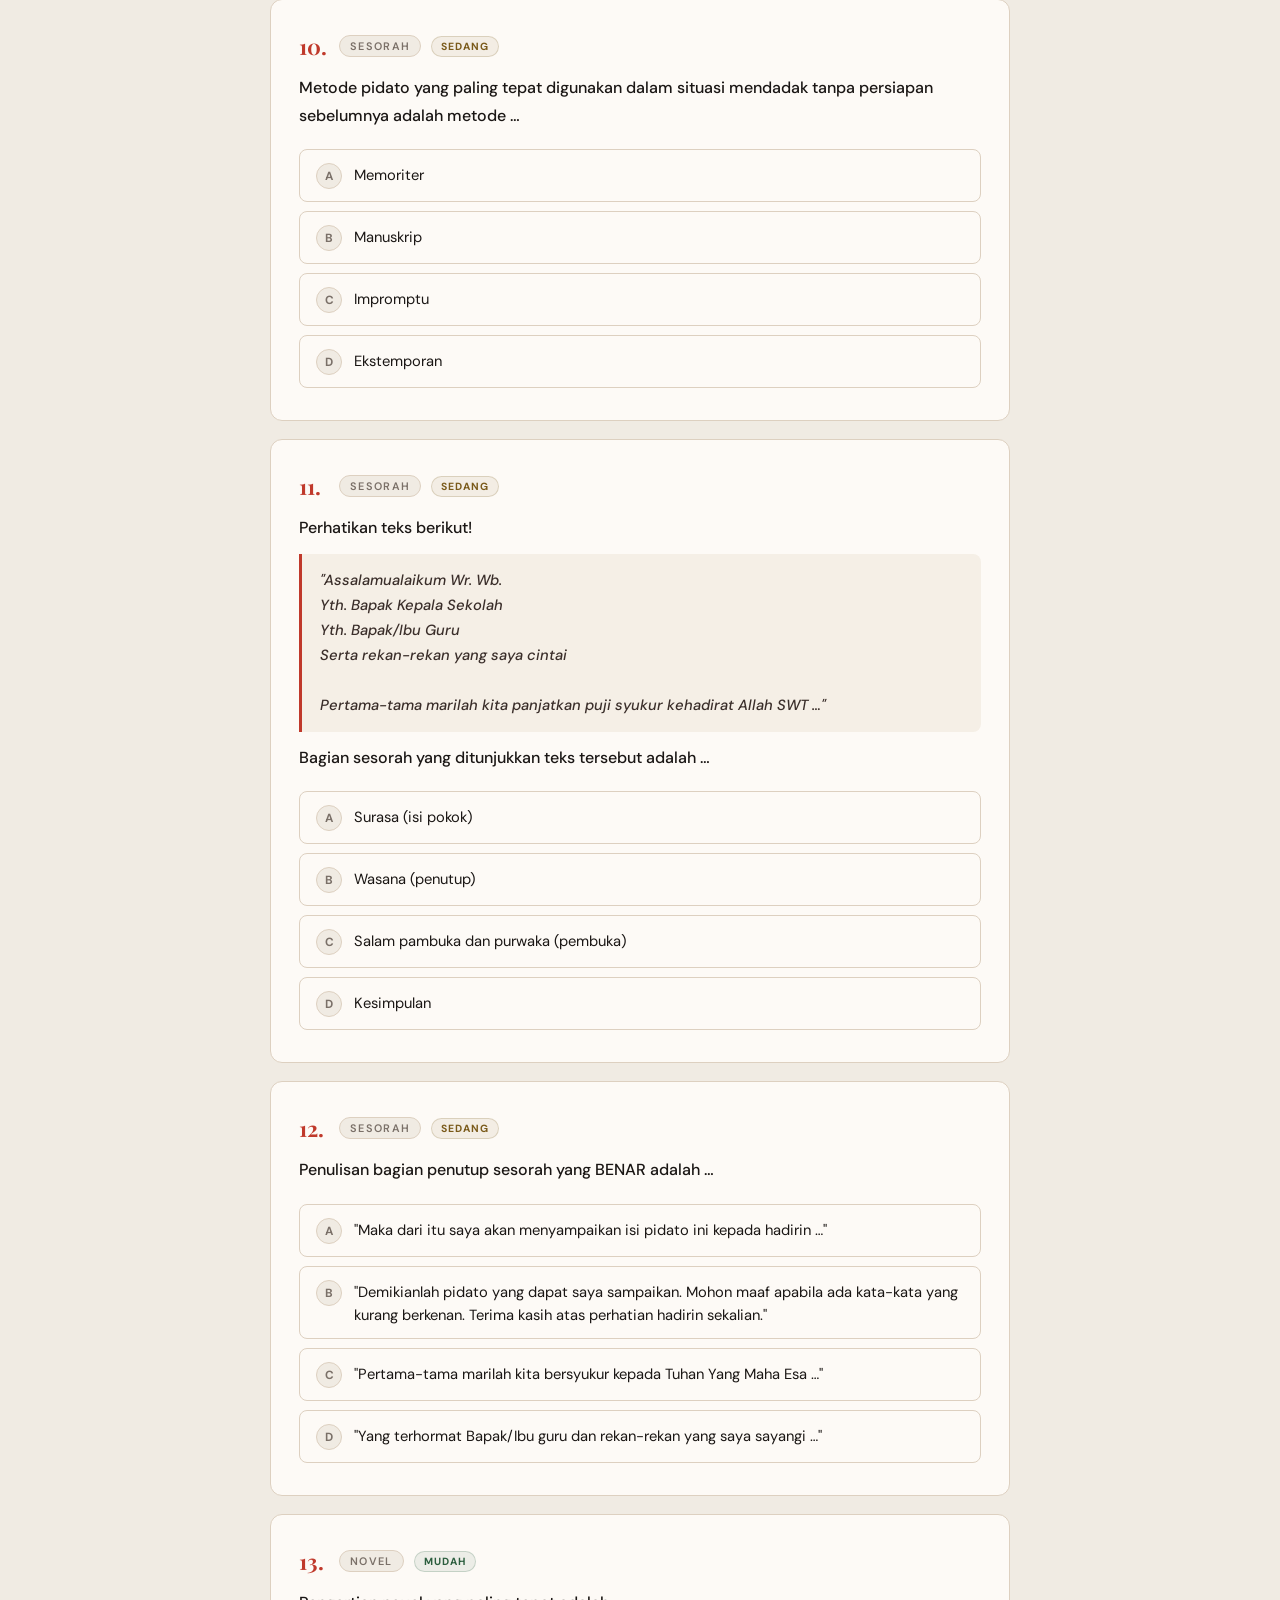
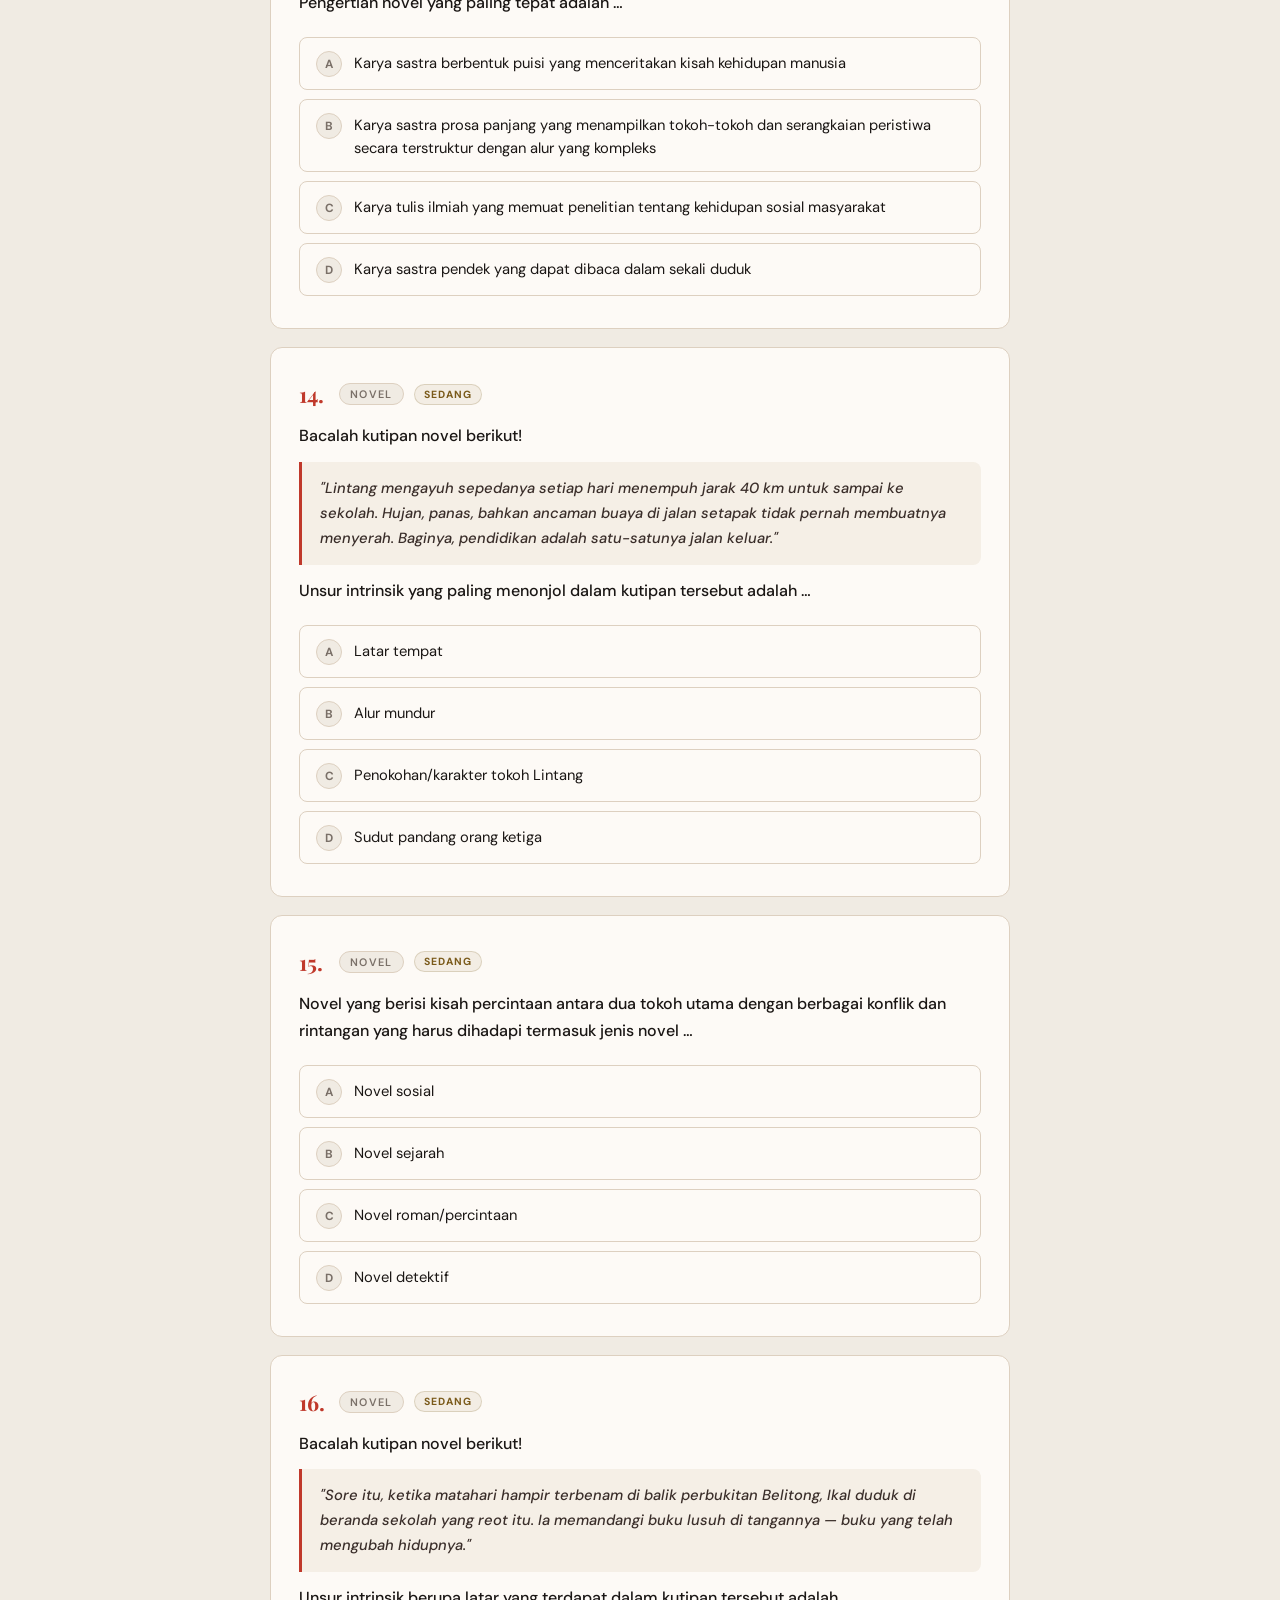
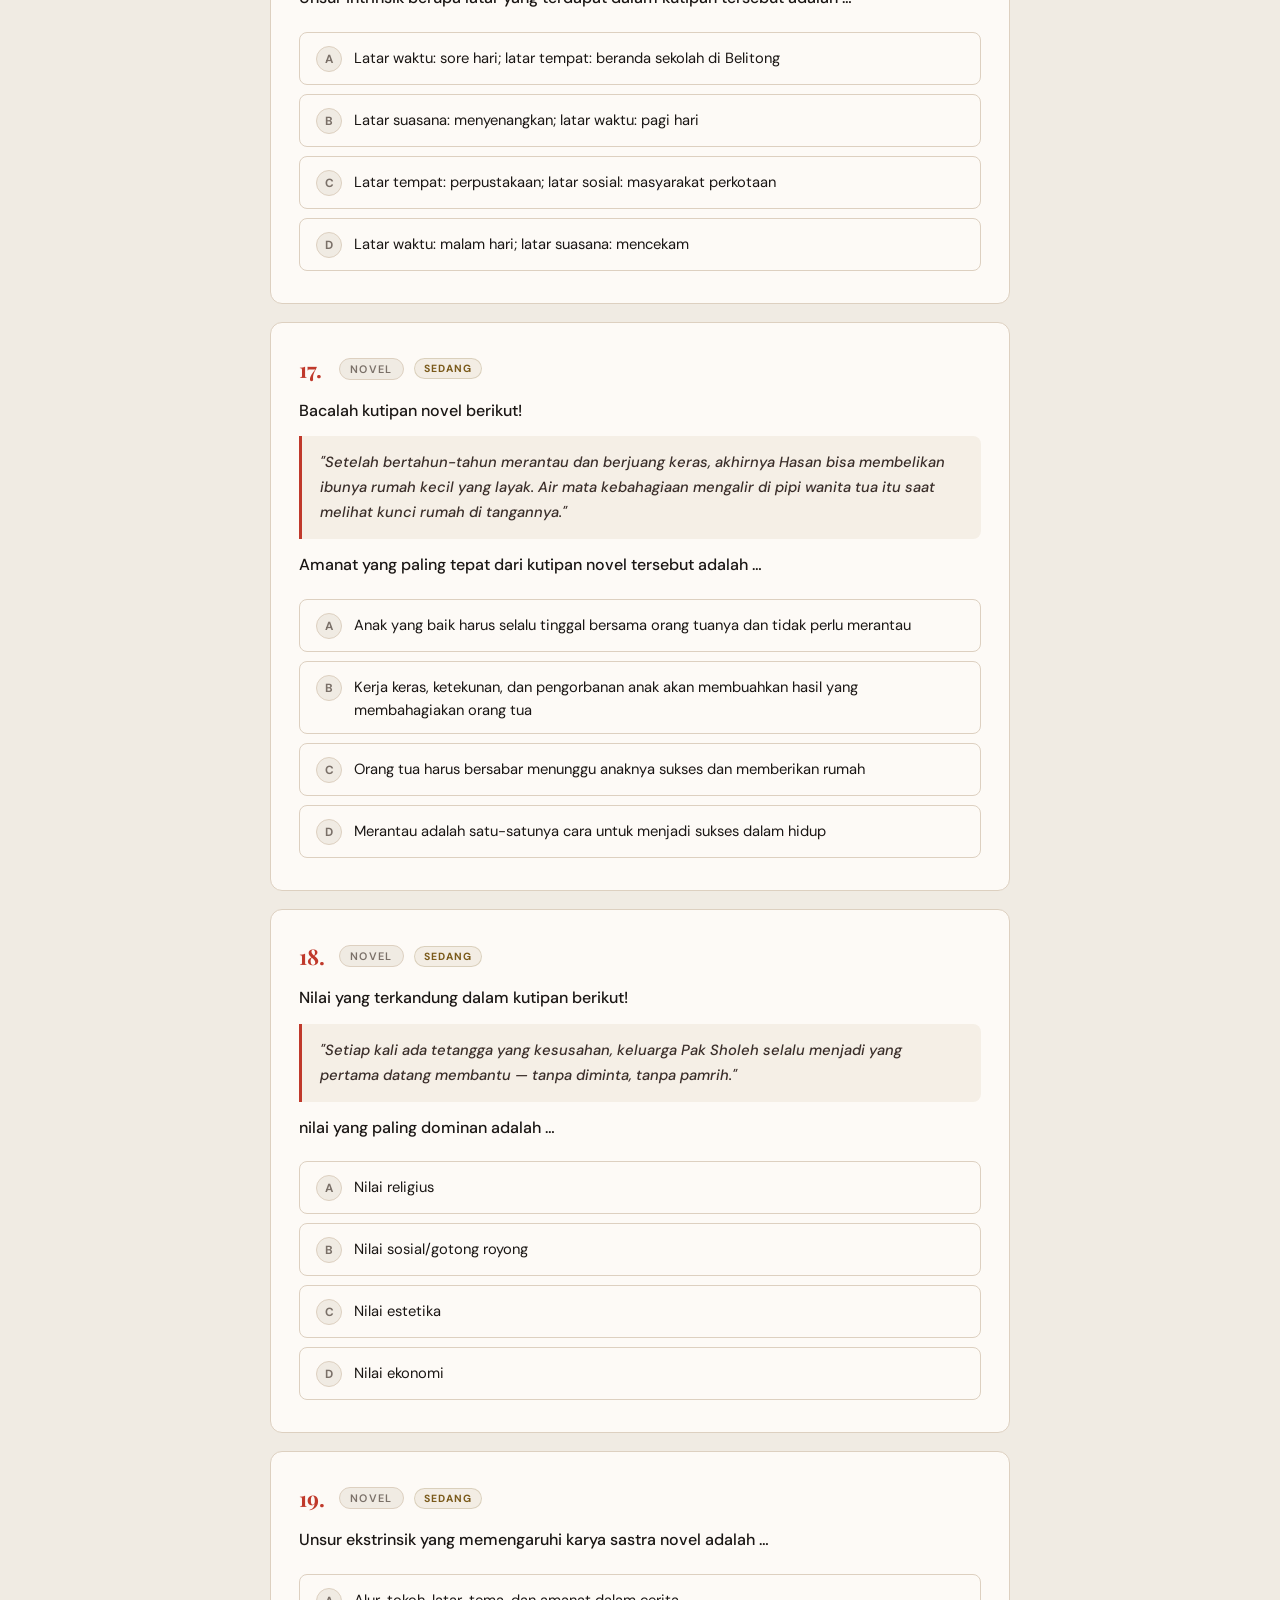
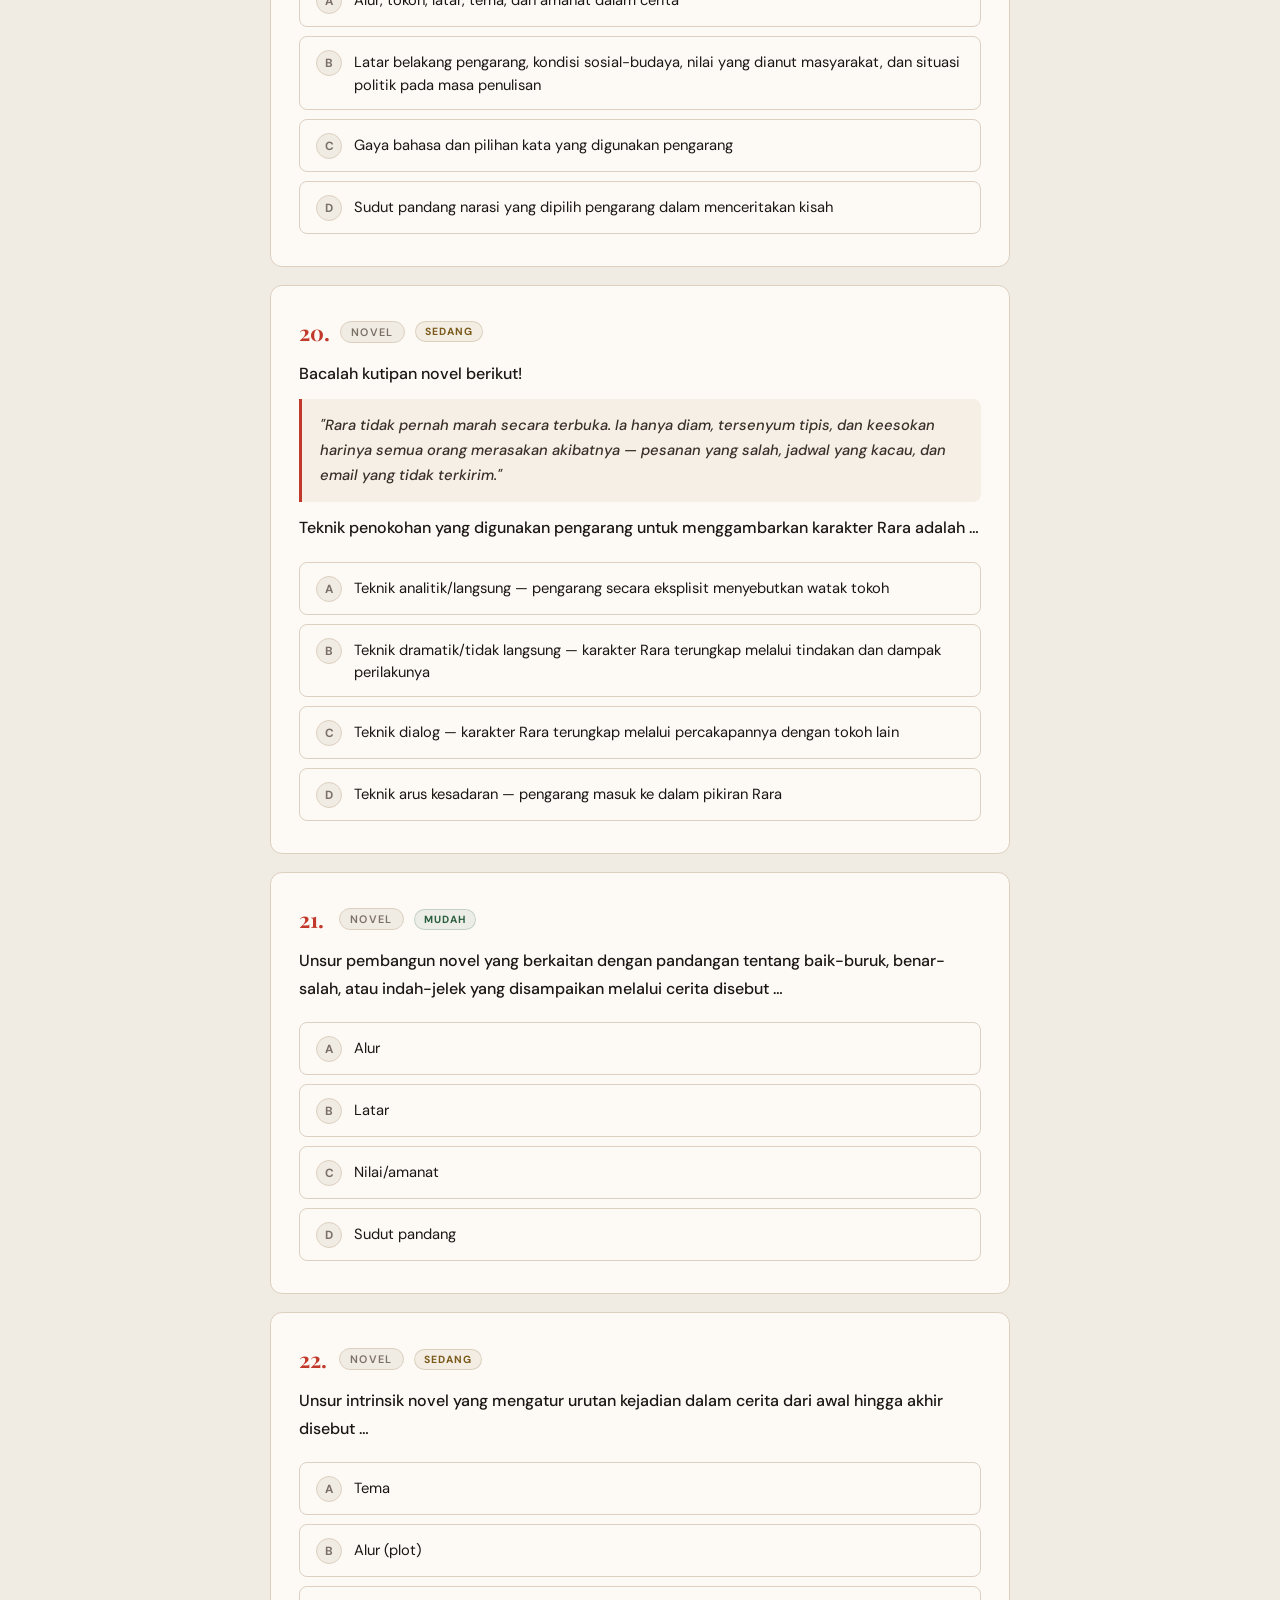
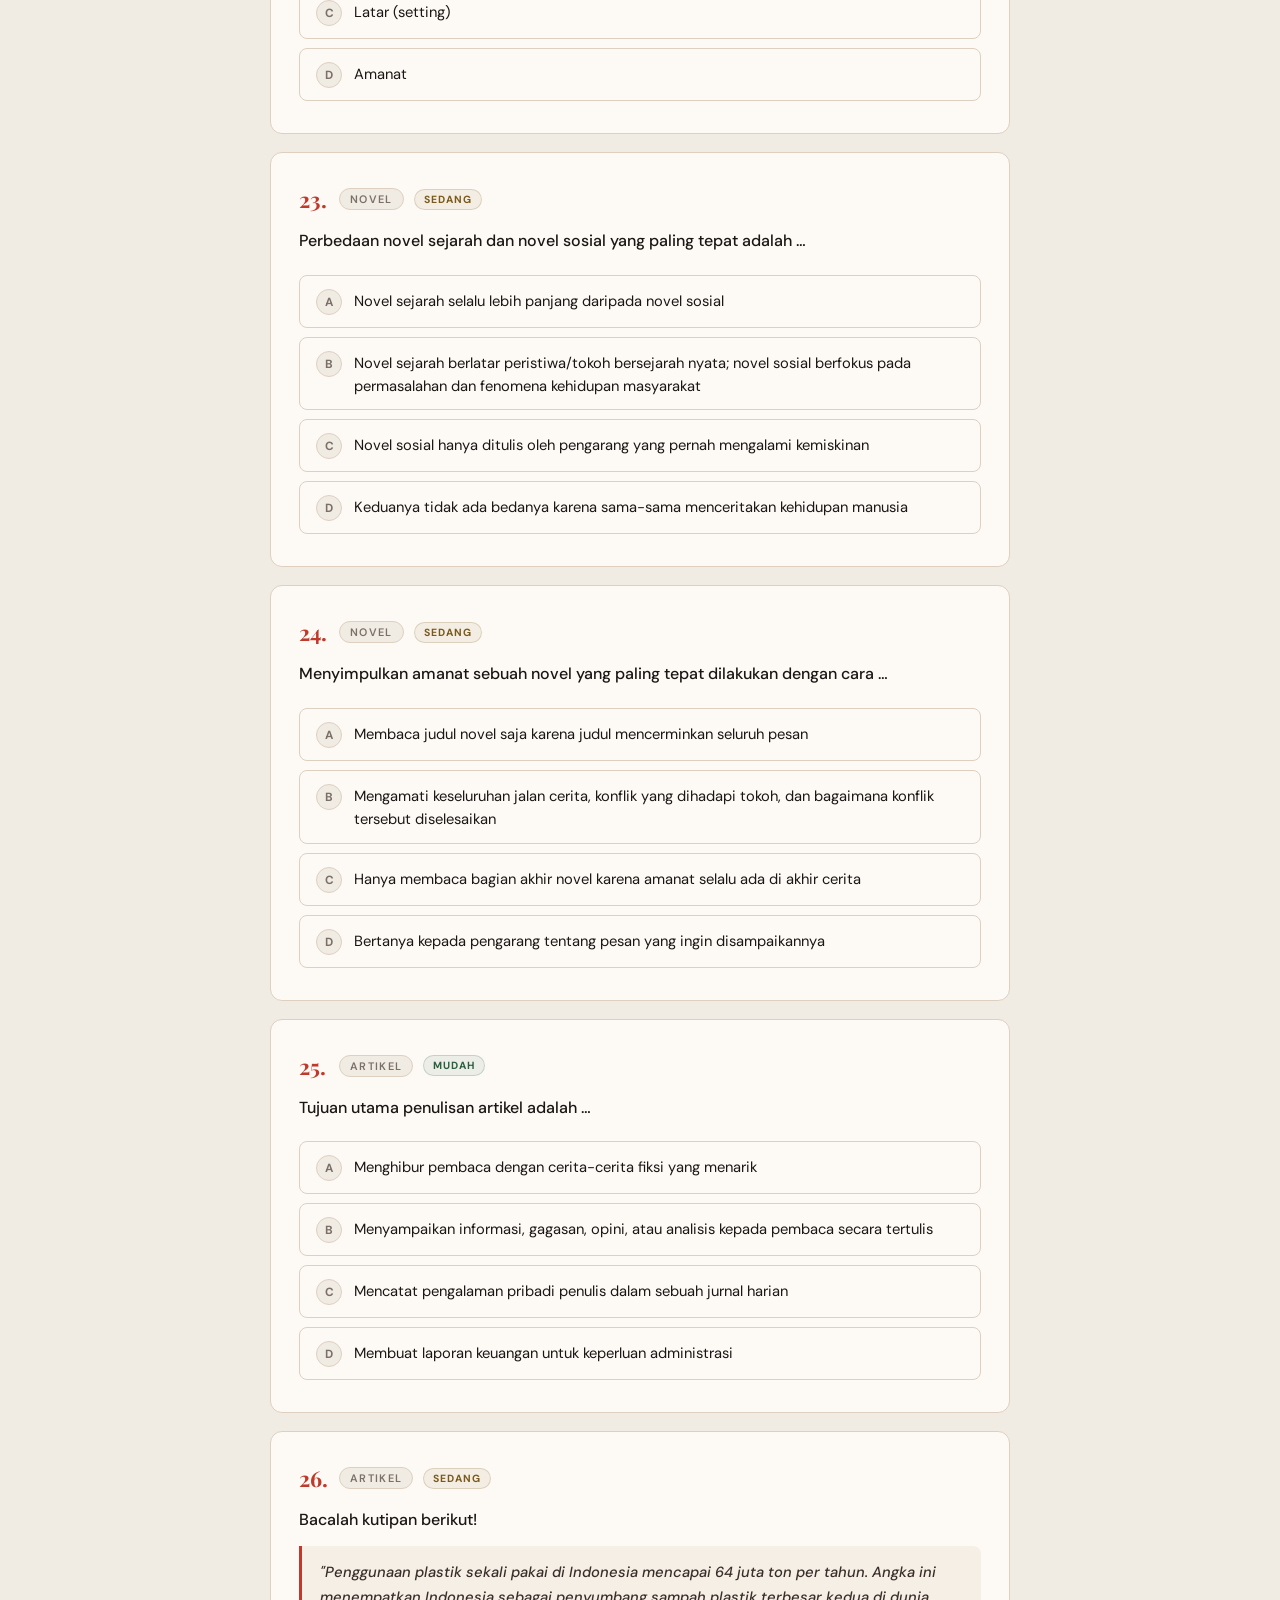
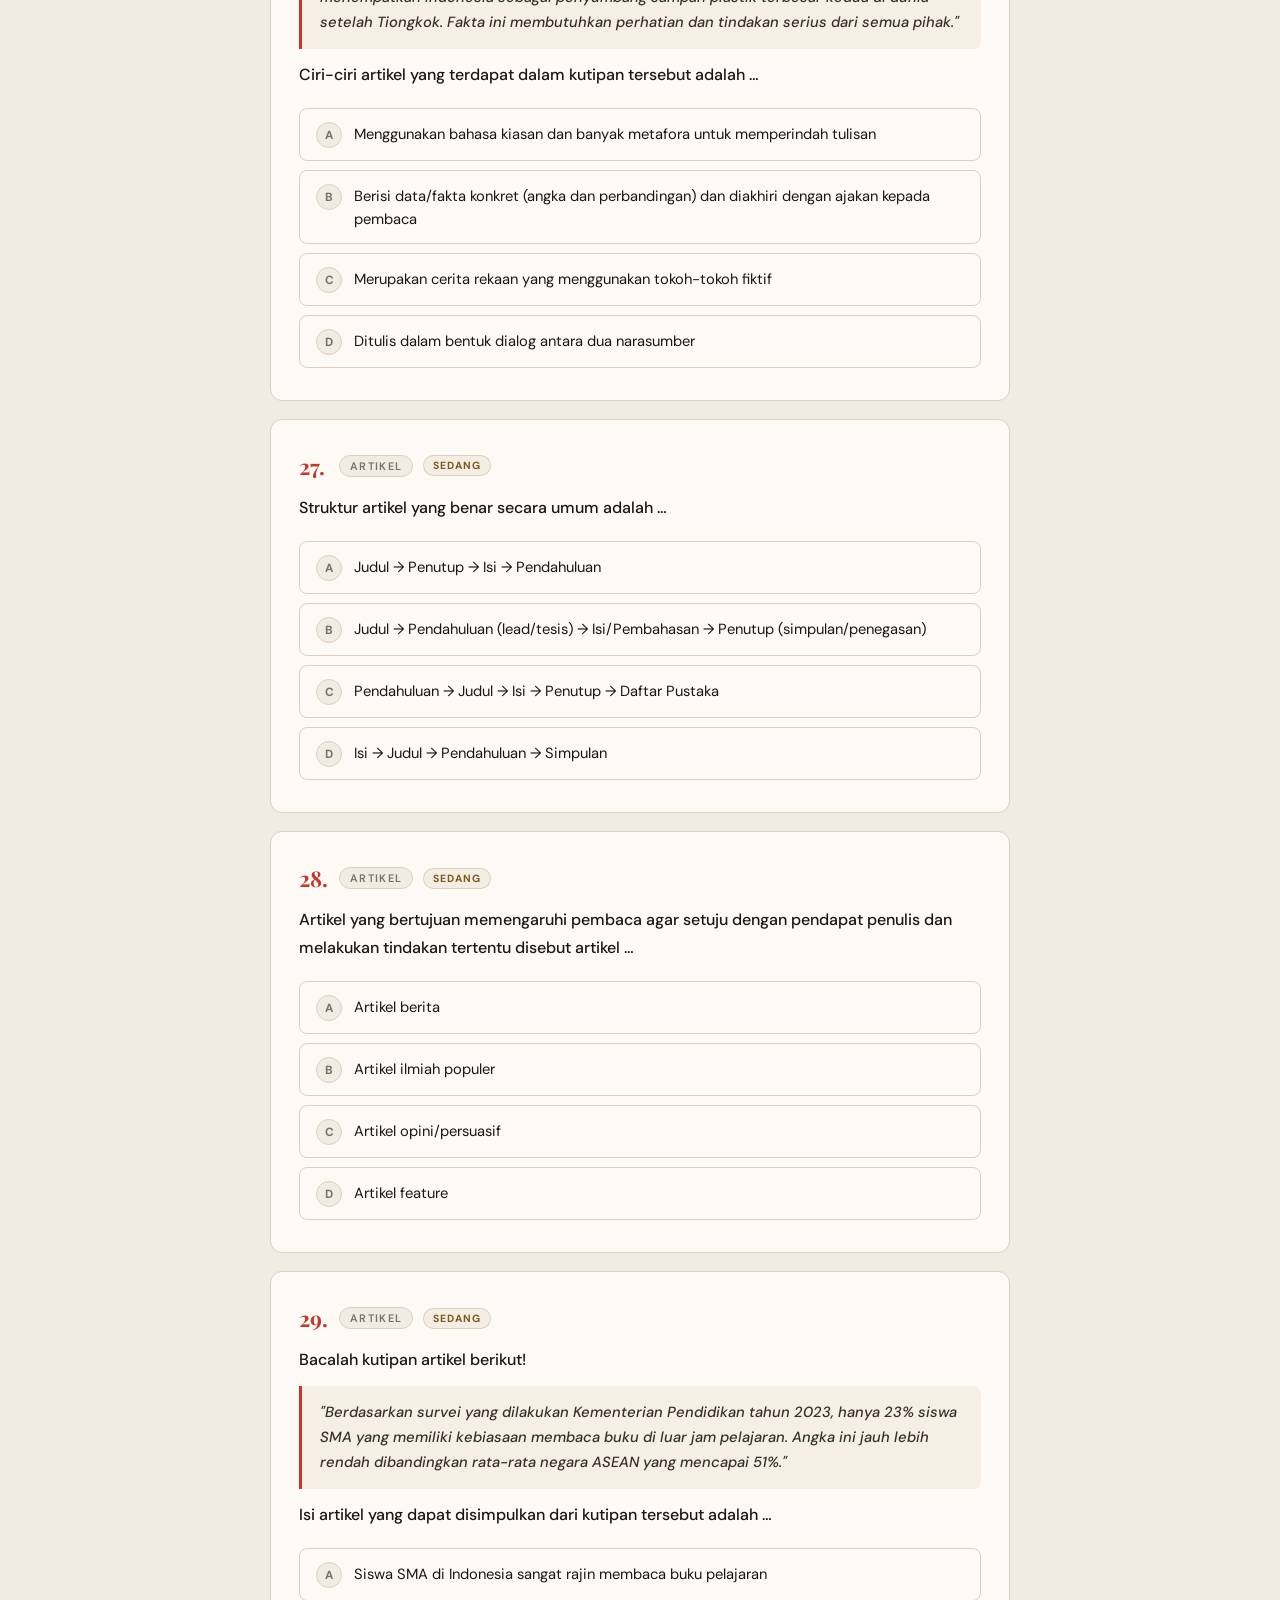
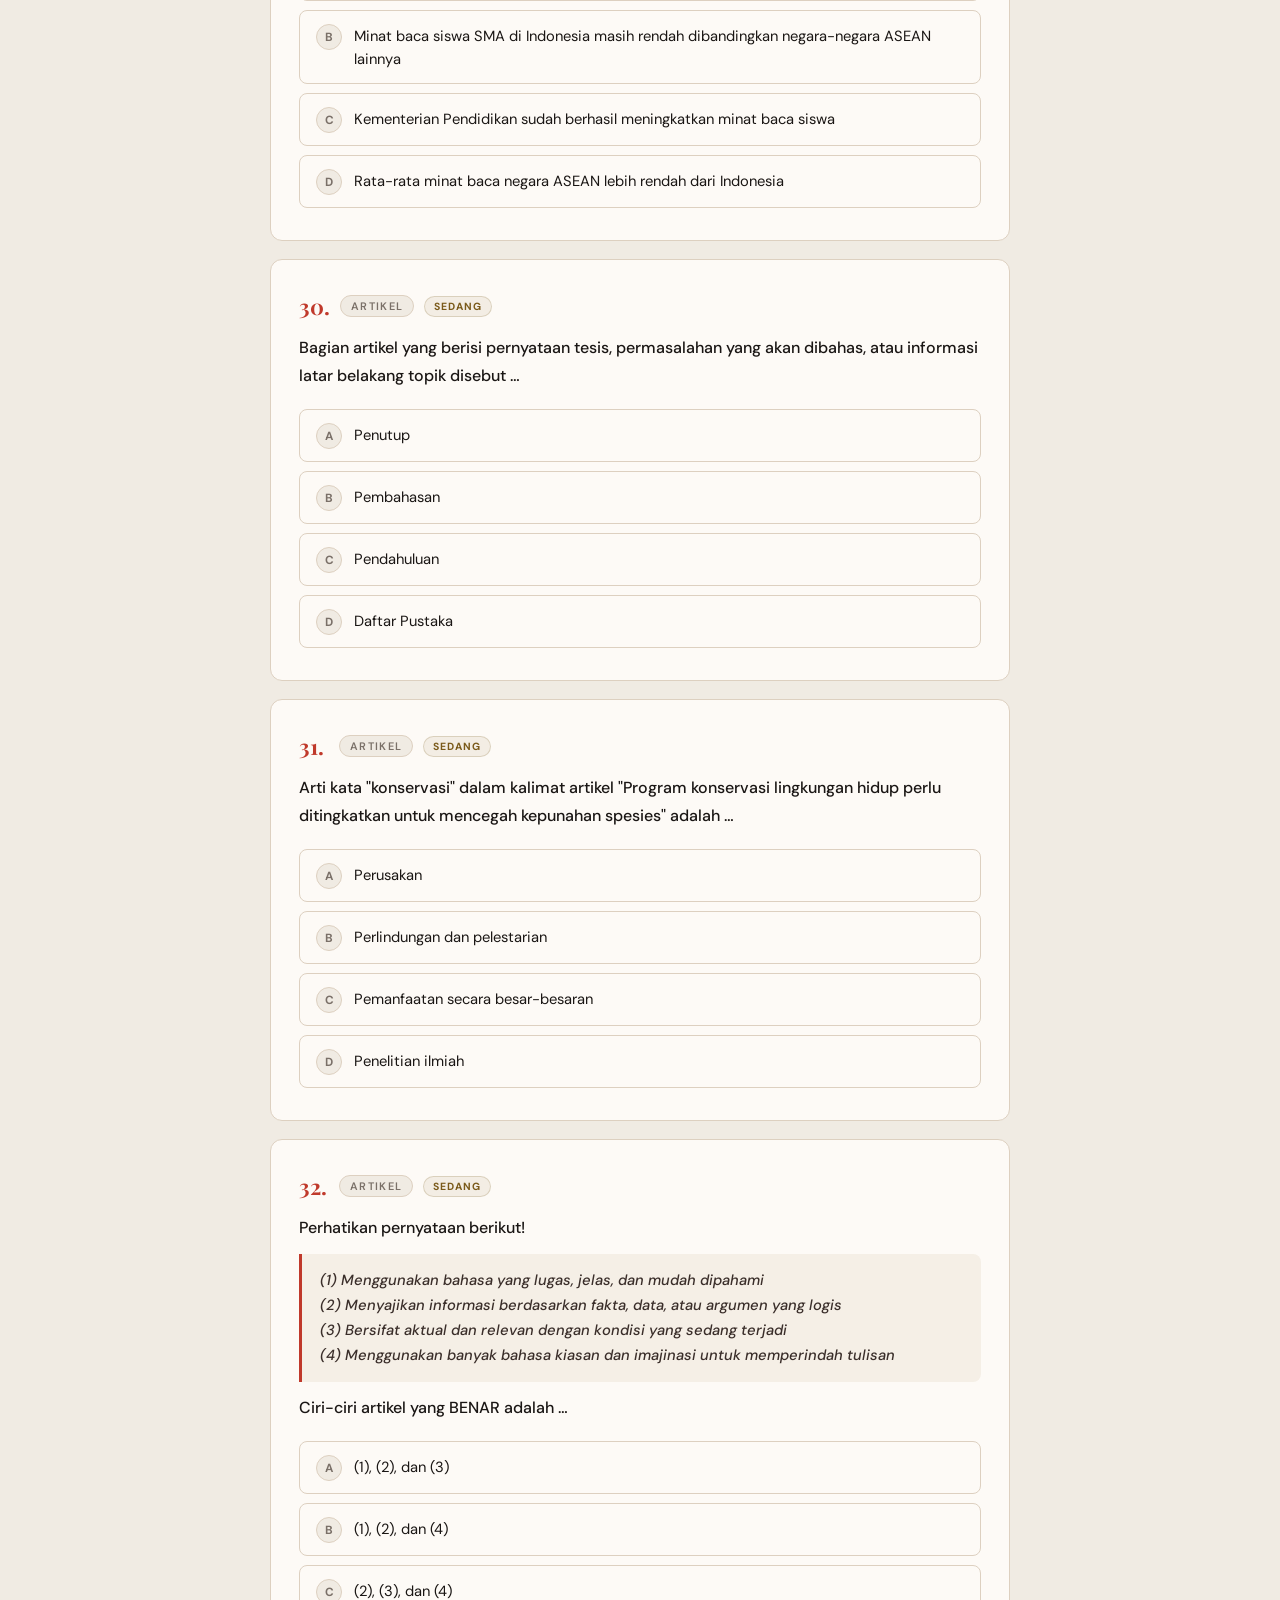
<file: bahasa_indonesia_kuis_pat_sem2.html>
<!DOCTYPE html>
<html lang="id">
<head>
  <meta charset="UTF-8" />
  <meta name="viewport" content="width=device-width, initial-scale=1.0"/>
  <title>Kuis PAT Bahasa Indonesia — Kelas XI Sem. II</title>
  <link href="https://fonts.googleapis.com/css2?family=Playfair+Display:ital,wght@0,700;1,600&family=DM+Sans:wght@400;500;600&display=swap" rel="stylesheet"/>
  <style>
    *, *::before, *::after { box-sizing: border-box; margin: 0; padding: 0; }
    :root {
      --bg: #F0EBE3; --surface: #FDFAF6; --ink: #1A1614;
      --muted: #7A7068; --accent: #C0392B; --border: #DDD0C0;
      --correct: #2B5E3E; --wrong: #8B2020; --radius: 12px;
    }
    html { scroll-behavior: smooth; }
    body { font-family: 'DM Sans', sans-serif; background: var(--bg); color: var(--ink); min-height: 100vh; padding: 0 0 80px; }

    header {
      background: var(--ink); color: #F0EBE3;
      padding: 52px 24px 44px; text-align: center; position: relative; overflow: hidden;
    }
    header::before {
      content: ''; position: absolute; inset: 0;
      background: radial-gradient(ellipse at 30% 50%, rgba(192,57,43,.2) 0%, transparent 65%),
                  radial-gradient(ellipse at 80% 80%, rgba(192,57,43,.12) 0%, transparent 55%);
    }
    header .label {
      position: relative; display: inline-block; font-size: .68rem; font-weight: 600;
      letter-spacing: .22em; text-transform: uppercase; color: #E8A87C;
      background: rgba(232,168,124,.1); border: 1px solid rgba(232,168,124,.3);
      padding: 5px 16px; border-radius: 99px; margin-bottom: 18px;
    }
    header h1 {
      position: relative; font-family: 'Playfair Display', Georgia, serif;
      font-size: clamp(1.9rem, 5vw, 3rem); line-height: 1.18;
    }
    header .hanzi-deco {
      position: absolute; right: 5%; top: 50%; transform: translateY(-50%);
      font-size: 6rem; opacity: .06; user-select: none; line-height: 1;
    }
    header .sub { position: relative; margin-top: 10px; color: #A09080; font-size: .9rem; }
    header .difficulty {
      position: relative; display: inline-block; margin-top: 14px;
      font-size: .78rem; font-weight: 600; color: #E8A87C;
      background: rgba(232,168,124,.08); border: 1px solid rgba(232,168,124,.25);
      padding: 4px 14px; border-radius: 99px; letter-spacing: .06em;
    }

    #progress-wrap { position: sticky; top: 0; z-index: 10; background: var(--ink); }
    #progress-bar { height: 3px; background: var(--accent); width: 0%; transition: width .35s ease; }
    #progress-count {
      text-align: right; padding: 4px 16px 5px; font-size: .7rem;
      color: #7A7068; background: var(--ink); letter-spacing: .05em;
    }

    .container { max-width: 780px; margin: 0 auto; padding: 40px 20px 0; }

    .question-card {
      background: var(--surface); border: 1px solid var(--border);
      border-radius: var(--radius); padding: 32px 28px; margin-bottom: 18px;
      transition: box-shadow .2s;
    }
    .question-card:hover { box-shadow: 0 4px 22px rgba(0,0,0,.07); }
    .question-card.unanswered { border-color: #C8962A; box-shadow: 0 0 0 3px rgba(200,150,42,.14); }

    .q-meta { display: flex; align-items: center; gap: 10px; margin-bottom: 14px; flex-wrap: wrap; }
    .q-num { font-family: 'Playfair Display', serif; font-size: 1.35rem; font-weight: 700; color: var(--accent); min-width: 30px; }
    .q-tag {
      font-size: .68rem; font-weight: 600; letter-spacing: .12em; text-transform: uppercase;
      color: var(--muted); background: var(--bg); border: 1px solid var(--border);
      padding: 3px 10px; border-radius: 99px;
    }
    .q-diff {
      font-size: .65rem; font-weight: 700; letter-spacing: .1em; text-transform: uppercase;
      padding: 3px 9px; border-radius: 99px;
    }
    .q-diff.hard   { color: #8B3A2A; background: rgba(139,58,42,.08); border: 1px solid rgba(139,58,42,.2); }
    .q-diff.medium { color: #7A5A1A; background: rgba(122,90,26,.08); border: 1px solid rgba(122,90,26,.2); }
    .q-diff.easy   { color: #2B5E3E; background: rgba(43,94,62,.08);  border: 1px solid rgba(43,94,62,.2); }

    .q-text { font-size: 1rem; line-height: 1.72; font-weight: 500; margin-bottom: 20px; }
    .q-text .kutipan {
      display: block; background: #F5EFE6; border-left: 3px solid var(--accent);
      padding: 14px 18px; margin: 12px 0; border-radius: 0 8px 8px 0;
      font-style: italic; font-size: .92rem; line-height: 1.7; color: #3A2E2A;
      white-space: pre-line;
    }

    .options { display: flex; flex-direction: column; gap: 9px; }
    .option-label {
      display: flex; align-items: flex-start; gap: 12px;
      padding: 12px 16px; border: 1.5px solid var(--border); border-radius: 8px;
      cursor: pointer; transition: border-color .15s, background .15s; user-select: none;
    }
    .option-label:hover { border-color: var(--accent); background: #FBF4EE; }
    .option-label input[type="radio"] { display: none; }
    .opt-letter {
      flex-shrink: 0; width: 26px; height: 26px; border-radius: 50%;
      background: var(--bg); border: 1.5px solid var(--border);
      display: flex; align-items: center; justify-content: center;
      font-size: .74rem; font-weight: 700; color: var(--muted);
      transition: all .15s; margin-top: 1px;
    }
    .option-label:has(input:checked) { border-color: var(--accent); background: #FBF4EE; }
    .option-label:has(input:checked) .opt-letter { background: var(--accent); border-color: var(--accent); color: #fff; }
    .opt-text { font-size: .92rem; line-height: 1.55; padding-top: 2px; }
    .option-label.correct { border-color: var(--correct); background: #EAF3EE; }
    .option-label.correct .opt-letter { background: var(--correct); border-color: var(--correct); color: #fff; }
    .option-label.wrong { border-color: var(--wrong); background: #FAF0EE; }
    .option-label.wrong .opt-letter { background: var(--wrong); border-color: var(--wrong); color: #fff; }

    #btn-wrap { text-align: center; margin-top: 40px; }
    #submit-btn {
      font-family: 'DM Sans', sans-serif; font-size: 1rem; font-weight: 600;
      background: var(--ink); color: #F0EBE3; border: none;
      padding: 16px 56px; border-radius: 8px; cursor: pointer;
      transition: background .2s, transform .1s; letter-spacing: .04em;
    }
    #submit-btn:hover { background: #2A2420; transform: translateY(-1px); }
    #submit-btn:active { transform: translateY(0); }
    #submit-btn:disabled { opacity: .4; cursor: not-allowed; }

    #warn-msg {
      display: none; margin-top: 12px; font-size: .86rem; color: #8B6200;
      background: #FFF8E6; border: 1px solid #DEB84A; border-radius: 8px;
      padding: 10px 18px; text-align: center;
    }

    #hasil {
      display: none; margin-top: 44px; background: var(--ink); color: #F0EBE3;
      border-radius: var(--radius); padding: 44px 32px; text-align: center;
      animation: fadeUp .5s ease both;
    }
    @keyframes fadeUp { from { opacity:0; transform:translateY(24px); } to { opacity:1; transform:translateY(0); } }
    .score-label { font-size: .72rem; letter-spacing: .2em; text-transform: uppercase; color: #9A8878; margin-bottom: 10px; }
    .score-num { font-family: 'Playfair Display', serif; font-size: clamp(3.5rem,10vw,5.5rem); font-weight: 700; line-height: 1; color: var(--accent); }
    .score-of { font-size: .88rem; color: #9A8878; margin-top: 6px; }
    .predikat { display: inline-block; margin-top: 18px; font-size: 1rem; font-weight: 600; padding: 7px 22px; border-radius: 99px; border: 1.5px solid rgba(255,255,255,.15); }
    .divider { width: 48px; height: 2px; background: rgba(255,255,255,.1); margin: 24px auto; }
    .summary-row { display: flex; justify-content: center; gap: 36px; flex-wrap: wrap; margin-bottom: 30px; }
    .stat .val { font-size: 1.65rem; font-weight: 700; }
    .stat .val.g { color: #7DCFAA; }
    .stat .val.r { color: #E07878; }
    .stat .lbl { font-size: .75rem; color: #9A8878; margin-top: 3px; }
    .kunci-title { font-family: 'Playfair Display', serif; font-size: 1.22rem; margin-bottom: 18px; }
    .kunci-grid { display: grid; grid-template-columns: repeat(auto-fill,minmax(270px,1fr)); gap: 10px; text-align: left; }
    .kunci-item { background: rgba(255,255,255,.05); border: 1px solid rgba(255,255,255,.09); border-radius: 8px; padding: 12px 14px; font-size: .84rem; line-height: 1.55; }
    .kunci-item.ok { border-color: rgba(125,207,170,.2); }
    .ki-no { color: #E8A87C; font-weight: 700; margin-bottom: 4px; font-size: .8rem; }
    .ki-ans { color: #7DCFAA; font-weight: 600; }
    .ki-your { color: #E07878; font-size: .8rem; margin-top: 3px; }
    .ki-explain { color: #9A8878; font-size: .78rem; margin-top: 4px; font-style: italic; }
    #retry-btn {
      margin-top: 28px; font-family: 'DM Sans', sans-serif; font-size: .92rem; font-weight: 600;
      background: transparent; color: #F0EBE3; border: 1.5px solid rgba(255,255,255,.22);
      padding: 12px 36px; border-radius: 8px; cursor: pointer; transition: all .2s;
    }
    #retry-btn:hover { border-color: rgba(255,255,255,.6); background: rgba(255,255,255,.06); }
    @media (max-width: 500px) { .question-card { padding: 22px 16px; } #hasil { padding: 32px 16px; } }
  </style>
</head>
<body>

<header>
  <div class="hanzi-deco">BI</div>
  <div class="label">SMA &middot; Kelas XI &middot; Bahasa Indonesia</div>
  <h1>Kuis PAT Bahasa Indonesia</h1>
  <p class="sub">Sesorah · Novel · Artikel · Budaya Jawa &mdash; 50 soal pilihan ganda</p>
  <div class="difficulty">&#9888; Tingkat Kesulitan: Normal</div>
</header>

<div id="progress-wrap">
  <div id="progress-bar"></div>
  <div id="progress-count">0 / 50 dijawab</div>
</div>

<div class="container">
  <div id="quiz-form"></div>
  <div id="btn-wrap">
    <button id="submit-btn">Kirim Jawaban</button>
    <div id="warn-msg">&#9888; Masih ada soal yang belum dijawab. Lengkapi semua jawaban terlebih dahulu.</div>
  </div>
  <div id="hasil"></div>
</div>

<script>
const questions = [

  // ===== SESORAH / PIDATO (1–12) =====
  {
    topic: "Sesorah", diff: "easy",
    q: 'Sesorah dalam bahasa Jawa memiliki arti yang sama dengan …',
    opts: ["Tulisan ilmiah", "Pidato atau berbicara di depan umum", "Membaca puisi", "Menulis surat resmi"],
    ans: 1,
    explain: "Sesorah adalah istilah dalam bahasa Jawa yang berarti pidato atau kegiatan berbicara di hadapan khalayak (umum) untuk menyampaikan gagasan, informasi, atau pesan tertentu."
  },
  {
    topic: "Sesorah", diff: "medium",
    q: 'Bacalah kutipan sesorah berikut!\n<span class="kutipan">"Hadirin ingkang kula urmati, mangga kita sareng-sareng ngaturaken puji syukur dhumateng Gusti Allah ingkang Maha Kuwaos …"</span>\nKata "urmati" dalam sesorah tersebut berarti …',
    opts: ["Diundang", "Dihormati", "Dikenal", "Disayangi"],
    ans: 1,
    explain: "'Urmati' berasal dari kata 'hormat' dalam bahasa Jawa halus (krama). 'Ingkang kula urmati' berarti 'yang saya hormati'. Kata ini digunakan sebagai sapaan pembuka sesorah kepada hadirin yang hadir."
  },
  {
    topic: "Sesorah", diff: "medium",
    q: 'Sikap yang paling tepat ketika seseorang sedang berpidato di depan umum adalah …',
    opts: [
      "Menundukkan kepala agar terlihat sopan dan tidak mengganggu hadirin",
      "Berdiri tegak, pandangan menyapu seluruh hadirin, suara jelas, dan ekspresi wajah sesuai isi pidato",
      "Membaca teks pidato tanpa berhenti agar tidak lupa",
      "Berbicara sangat cepat agar pidato cepat selesai"
    ],
    ans: 1,
    explain: "Sikap berpidato yang baik meliputi: postur tegak (menunjukkan kepercayaan diri), kontak mata dengan hadirin (membangun keterhubungan), suara yang jelas dan teratur, serta ekspresi wajah yang sesuai isi — semuanya mendukung komunikasi yang efektif dan meyakinkan."
  },
  {
    topic: "Sesorah", diff: "medium",
    q: 'Metode pidato yang dilakukan dengan cara menghafalkan teks pidato seluruhnya disebut metode …',
    opts: ["Impromptu", "Ekstemporan", "Memoriter", "Naskah (manuskrip)"],
    ans: 2,
    explain: "Metode memoriter adalah metode berpidato dengan cara menghafal seluruh isi teks pidato. Kelebihan: tidak perlu membawa teks. Kekurangan: jika lupa satu bagian, bisa kacau. Berbeda dengan impromptu (tanpa persiapan), ekstemporan (pakai catatan kecil/outline), dan manuskrip (membaca teks langsung)."
  },
  {
    topic: "Sesorah", diff: "medium",
    q: 'Bacalah kutipan sesorah berikut!\n<span class="kutipan">"Kula ngaturaken agunging panuwun dhumateng Bapak/Ibu guru ingkang sampun maringi wekdal kangge sesorah menika. Mugi-mugi sesorah kula saged migunani tumrap kita sedaya."</span>\nBagian sesorah yang ditunjukkan kutipan tersebut adalah …',
    opts: ["Pembuka (purwaka)", "Isi (surasa)", "Penutup (wasana)", "Salam pembuka"],
    ans: 2,
    explain: "Kutipan tersebut berisi ucapan terima kasih dan harapan agar pidato bermanfaat — ini merupakan ciri bagian penutup (wasana) sesorah. Struktur sesorah: (1) salam pembuka, (2) purwaka (pembuka: ucapan syukur, salam), (3) surasa (isi pokok), (4) wasana (penutup: kesimpulan, terima kasih, permohonan maaf, harapan)."
  },
  {
    topic: "Sesorah", diff: "easy",
    q: 'Perhatikan bagian-bagian sesorah berikut!\n<span class="kutipan">(1) Surasa / isi pokok\n(2) Salam pambuka\n(3) Wasana / panutup\n(4) Purwaka / pambuka</span>\nUrutan bagian sesorah yang benar adalah …',
    opts: ["(1)-(2)-(3)-(4)", "(2)-(4)-(1)-(3)", "(4)-(2)-(1)-(3)", "(2)-(1)-(4)-(3)"],
    ans: 1,
    explain: "Urutan struktur sesorah yang benar: (2) Salam pambuka → (4) Purwaka (pembukaan: syukur, sapaan hormat) → (1) Surasa (isi pokok pidato) → (3) Wasana (penutup: kesimpulan, terima kasih, permohonan maaf). Ini adalah struktur baku sesorah dalam tradisi Jawa."
  },
  {
    topic: "Sesorah", diff: "medium",
    q: 'Bacalah kutipan sesorah berikut!\n<span class="kutipan">"Wonten ing kesempatan menika, kula badhe ngandharaken bab pentingipun njagi kebersihan lingkungan sekolah. Sekolah ingkang resik badhe ndadosaken kahanan sinau ingkang nyaman …"</span>\nPernyataan yang TIDAK SESUAI dengan isi kutipan sesorah tersebut adalah …',
    opts: [
      "Sesorah membahas tentang pentingnya kebersihan lingkungan sekolah",
      "Pembicara menyebutkan bahwa sekolah yang bersih menciptakan suasana belajar yang nyaman",
      "Pembicara mengajak hadirin untuk mengunjungi sekolah lain yang lebih bersih",
      "Isi pokok sesorah adalah topik kebersihan lingkungan"
    ],
    ans: 2,
    explain: "Kutipan hanya membahas pentingnya menjaga kebersihan lingkungan sekolah dan dampak positifnya terhadap kenyamanan belajar. Tidak ada pernyataan mengajak hadirin mengunjungi sekolah lain — pernyataan C tidak sesuai dengan isi kutipan."
  },
  {
    topic: "Sesorah", diff: "medium",
    q: 'Bagian surasa (isi) dalam sesorah berfungsi untuk …',
    opts: [
      "Menyampaikan salam dan ucapan syukur kepada Tuhan",
      "Menyampaikan pokok pikiran, gagasan utama, atau informasi inti yang ingin disampaikan pembicara",
      "Menyampaikan terima kasih dan permohonan maaf kepada hadirin",
      "Memperkenalkan diri dan latar belakang pembicara kepada hadirin"
    ],
    ans: 1,
    explain: "Surasa adalah bagian inti sesorah yang memuat pokok pikiran, gagasan, ajakan, informasi, atau argumentasi utama yang ingin disampaikan. Ini adalah bagian terpanjang dan terpenting dalam sesorah karena di sinilah tujuan komunikasi sesorah dicapai."
  },
  {
    topic: "Sesorah", diff: "easy",
    q: 'Cara berpidato yang paling tepat agar pesan tersampaikan dengan baik kepada hadirin adalah …',
    opts: [
      "Berbicara dengan suara sangat pelan agar terkesan lembut dan sopan",
      "Menggunakan bahasa yang sesuai dengan situasi, suara jelas, artikulasi tepat, dan intonasi bervariasi",
      "Membaca teks pidato dengan kepala menunduk tanpa memperhatikan hadirin",
      "Menggunakan bahasa asing sebanyak mungkin agar terkesan pintar"
    ],
    ans: 1,
    explain: "Cara berpidato yang efektif: bahasa disesuaikan dengan situasi dan hadirin, suara jelas dan keras secukupnya, artikulasi (pengucapan) tepat, serta intonasi bervariasi agar tidak monoton. Semua ini memastikan pesan tersampaikan dan hadirin tetap tertarik mengikuti."
  },
  {
    topic: "Sesorah", diff: "medium",
    q: 'Metode pidato yang paling tepat digunakan dalam situasi mendadak tanpa persiapan sebelumnya adalah metode …',
    opts: ["Memoriter", "Manuskrip", "Impromptu", "Ekstemporan"],
    ans: 2,
    explain: "Metode impromptu adalah pidato yang dilakukan secara spontan tanpa persiapan sebelumnya. Biasanya digunakan saat seseorang ditunjuk tiba-tiba untuk berbicara. Kelebihannya: terasa alami dan spontan. Kekurangannya: isi bisa kurang terstruktur jika pembicara kurang pengalaman."
  },
  {
    topic: "Sesorah", diff: "medium",
    q: 'Perhatikan teks berikut!\n<span class="kutipan">"Assalamualaikum Wr. Wb.\nYth. Bapak Kepala Sekolah\nYth. Bapak/Ibu Guru\nSerta rekan-rekan yang saya cintai\n\nPertama-tama marilah kita panjatkan puji syukur kehadirat Allah SWT …"</span>\nBagian sesorah yang ditunjukkan teks tersebut adalah …',
    opts: ["Surasa (isi pokok)", "Wasana (penutup)", "Salam pambuka dan purwaka (pembuka)", "Kesimpulan"],
    ans: 2,
    explain: "Teks tersebut menampilkan dua bagian awal sesorah: (1) salam pembuka ('Assalamualaikum') dan (2) purwaka/pambuka yang berisi sapaan hormat kepada hadirin (Yth. Bapak Kepala Sekolah, dll.) serta ucapan syukur kepada Tuhan. Keduanya merupakan bagian awal sebelum isi disampaikan."
  },
  {
    topic: "Sesorah", diff: "medium",
    q: 'Penulisan bagian penutup sesorah yang BENAR adalah …',
    opts: [
      "\"Maka dari itu saya akan menyampaikan isi pidato ini kepada hadirin …\"",
      "\"Demikianlah pidato yang dapat saya sampaikan. Mohon maaf apabila ada kata-kata yang kurang berkenan. Terima kasih atas perhatian hadirin sekalian.\"",
      "\"Pertama-tama marilah kita bersyukur kepada Tuhan Yang Maha Esa …\"",
      "\"Yang terhormat Bapak/Ibu guru dan rekan-rekan yang saya sayangi …\""
    ],
    ans: 1,
    explain: "Bagian penutup sesorah yang benar mengandung: (1) kesimpulan atau penegasan akhir ('demikianlah'), (2) permohonan maaf atas kekurangan, dan (3) ucapan terima kasih. Opsi A adalah kalimat transisi isi, opsi C adalah pembuka (ucapan syukur), opsi D adalah sapaan hormat di pembuka."
  },

  // ===== NOVEL (13–24) =====
  {
    topic: "Novel", diff: "easy",
    q: 'Pengertian novel yang paling tepat adalah …',
    opts: [
      "Karya sastra berbentuk puisi yang menceritakan kisah kehidupan manusia",
      "Karya sastra prosa panjang yang menampilkan tokoh-tokoh dan serangkaian peristiwa secara terstruktur dengan alur yang kompleks",
      "Karya tulis ilmiah yang memuat penelitian tentang kehidupan sosial masyarakat",
      "Karya sastra pendek yang dapat dibaca dalam sekali duduk"
    ],
    ans: 1,
    explain: "Novel adalah karya sastra berbentuk prosa (fiksi) yang panjang, menampilkan tokoh-tokoh dengan karakter yang berkembang, alur yang kompleks, berbagai latar, dan tema yang luas. Berbeda dengan cerpen yang pendek, novel memiliki ruang untuk mengembangkan cerita secara lebih mendalam."
  },
  {
    topic: "Novel", diff: "medium",
    q: 'Bacalah kutipan novel berikut!\n<span class="kutipan">"Lintang mengayuh sepedanya setiap hari menempuh jarak 40 km untuk sampai ke sekolah. Hujan, panas, bahkan ancaman buaya di jalan setapak tidak pernah membuatnya menyerah. Baginya, pendidikan adalah satu-satunya jalan keluar."</span>\nUnsur intrinsik yang paling menonjol dalam kutipan tersebut adalah …',
    opts: ["Latar tempat", "Alur mundur", "Penokohan/karakter tokoh Lintang", "Sudut pandang orang ketiga"],
    ans: 2,
    explain: "Unsur yang paling menonjol adalah penokohan: kutipan secara langsung membangun karakter Lintang sebagai sosok yang gigih, pantang menyerah, dan menjadikan pendidikan sebagai prioritas utama meski menghadapi berbagai rintangan. Inilah teknik 'show' dalam penokohan — karakter dibangun melalui tindakan."
  },
  {
    topic: "Novel", diff: "medium",
    q: 'Novel yang berisi kisah percintaan antara dua tokoh utama dengan berbagai konflik dan rintangan yang harus dihadapi termasuk jenis novel …',
    opts: ["Novel sosial", "Novel sejarah", "Novel roman/percintaan", "Novel detektif"],
    ans: 2,
    explain: "Novel roman atau novel percintaan berfokus pada hubungan asmara antara dua tokoh utama, dengan konflik berupa rintangan-rintangan yang menghalangi hubungan mereka. Contoh: Siti Nurbaya, Tenggelamnya Kapal Van der Wijck. Berbeda dari novel sosial (konflik sosial-masyarakat) atau sejarah (berlatar peristiwa bersejarah)."
  },
  {
    topic: "Novel", diff: "medium",
    q: 'Bacalah kutipan novel berikut!\n<span class="kutipan">"Sore itu, ketika matahari hampir terbenam di balik perbukitan Belitong, Ikal duduk di beranda sekolah yang reot itu. Ia memandangi buku lusuh di tangannya — buku yang telah mengubah hidupnya."</span>\nUnsur intrinsik berupa latar yang terdapat dalam kutipan tersebut adalah …',
    opts: [
      "Latar waktu: sore hari; latar tempat: beranda sekolah di Belitong",
      "Latar suasana: menyenangkan; latar waktu: pagi hari",
      "Latar tempat: perpustakaan; latar sosial: masyarakat perkotaan",
      "Latar waktu: malam hari; latar suasana: mencekam"
    ],
    ans: 0,
    explain: "Kutipan mengandung: latar waktu (sore hari — matahari hampir terbenam) dan latar tempat (beranda sekolah di Belitong). Latar suasana yang terbangun adalah nostalgi/reflektif karena Ikal sedang merenung. Tidak ada latar pagi, malam, perpustakaan, atau suasana mencekam."
  },
  {
    topic: "Novel", diff: "medium",
    q: 'Bacalah kutipan novel berikut!\n<span class="kutipan">"Setelah bertahun-tahun merantau dan berjuang keras, akhirnya Hasan bisa membelikan ibunya rumah kecil yang layak. Air mata kebahagiaan mengalir di pipi wanita tua itu saat melihat kunci rumah di tangannya."</span>\nAmanat yang paling tepat dari kutipan novel tersebut adalah …',
    opts: [
      "Anak yang baik harus selalu tinggal bersama orang tuanya dan tidak perlu merantau",
      "Kerja keras, ketekunan, dan pengorbanan anak akan membuahkan hasil yang membahagiakan orang tua",
      "Orang tua harus bersabar menunggu anaknya sukses dan memberikan rumah",
      "Merantau adalah satu-satunya cara untuk menjadi sukses dalam hidup"
    ],
    ans: 1,
    explain: "Amanat adalah pesan moral yang ingin disampaikan. Kisah Hasan yang berjuang keras bertahun-tahun demi membahagiakan ibunya mengandung amanat: kerja keras dan pengorbanan dengan tujuan mulia (membahagiakan orang tua) akan berbuah kebahagiaan nyata. Ini nilai berbakti yang universal."
  },
  {
    topic: "Novel", diff: "medium",
    q: 'Nilai yang terkandung dalam kutipan berikut!\n<span class="kutipan">"Setiap kali ada tetangga yang kesusahan, keluarga Pak Sholeh selalu menjadi yang pertama datang membantu — tanpa diminta, tanpa pamrih."</span>\nnilai yang paling dominan adalah …',
    opts: ["Nilai religius", "Nilai sosial/gotong royong", "Nilai estetika", "Nilai ekonomi"],
    ans: 1,
    explain: "Nilai sosial adalah nilai yang berkaitan dengan hubungan antarmanusia dan kehidupan bermasyarakat. Perilaku keluarga Pak Sholeh yang selalu membantu tetangga secara sukarela tanpa pamrih mencerminkan nilai sosial berupa kepedulian, solidaritas, dan semangat gotong royong."
  },
  {
    topic: "Novel", diff: "medium",
    q: 'Unsur ekstrinsik yang memengaruhi karya sastra novel adalah …',
    opts: [
      "Alur, tokoh, latar, tema, dan amanat dalam cerita",
      "Latar belakang pengarang, kondisi sosial-budaya, nilai yang dianut masyarakat, dan situasi politik pada masa penulisan",
      "Gaya bahasa dan pilihan kata yang digunakan pengarang",
      "Sudut pandang narasi yang dipilih pengarang dalam menceritakan kisah"
    ],
    ans: 1,
    explain: "Unsur ekstrinsik adalah unsur dari luar teks yang memengaruhi penciptaan karya sastra. Meliputi: latar belakang kehidupan pengarang (biografi), nilai-nilai yang hidup dalam masyarakat, kondisi sosial-politik-budaya saat karya diciptakan, dan kepercayaan/agama pengarang. Berbeda dari unsur intrinsik yang ada di dalam teks."
  },
  {
    topic: "Novel", diff: "medium",
    q: 'Bacalah kutipan novel berikut!\n<span class="kutipan">"Rara tidak pernah marah secara terbuka. Ia hanya diam, tersenyum tipis, dan keesokan harinya semua orang merasakan akibatnya — pesanan yang salah, jadwal yang kacau, dan email yang tidak terkirim."</span>\nTeknik penokohan yang digunakan pengarang untuk menggambarkan karakter Rara adalah …',
    opts: [
      "Teknik analitik/langsung — pengarang secara eksplisit menyebutkan watak tokoh",
      "Teknik dramatik/tidak langsung — karakter Rara terungkap melalui tindakan dan dampak perilakunya",
      "Teknik dialog — karakter Rara terungkap melalui percakapannya dengan tokoh lain",
      "Teknik arus kesadaran — pengarang masuk ke dalam pikiran Rara"
    ],
    ans: 1,
    explain: "Teknik dramatik/tidak langsung: pengarang tidak pernah berkata 'Rara adalah orang yang pendendam' — namun pembaca menyimpulkan sendiri watak Rara dari perilakunya (diam, senyum tipis) dan akibat-akibatnya (kekacauan keesokan harinya). Ini adalah teknik 'show don't tell'."
  },
  {
    topic: "Novel", diff: "easy",
    q: 'Unsur pembangun novel yang berkaitan dengan pandangan tentang baik-buruk, benar-salah, atau indah-jelek yang disampaikan melalui cerita disebut …',
    opts: ["Alur", "Latar", "Nilai/amanat", "Sudut pandang"],
    ans: 2,
    explain: "Nilai atau amanat dalam novel adalah pandangan moral, etika, atau pelajaran hidup yang ingin disampaikan pengarang kepada pembaca melalui jalan cerita dan tokoh-tokohnya. Nilai bisa berupa nilai religius, sosial, moral, budaya, atau pendidikan."
  },
  {
    topic: "Novel", diff: "medium",
    q: 'Unsur intrinsik novel yang mengatur urutan kejadian dalam cerita dari awal hingga akhir disebut …',
    opts: ["Tema", "Alur (plot)", "Latar (setting)", "Amanat"],
    ans: 1,
    explain: "Alur atau plot adalah rangkaian peristiwa yang disusun secara logis dan berurutan dalam cerita. Alur terdiri dari: pengenalan (eksposisi) → munculnya masalah (komplikasi) → konflik memuncak (klimaks) → penurunan konflik (antiklimaks) → penyelesaian (resolusi/denoument)."
  },
  {
    topic: "Novel", diff: "medium",
    q: 'Perbedaan novel sejarah dan novel sosial yang paling tepat adalah …',
    opts: [
      "Novel sejarah selalu lebih panjang daripada novel sosial",
      "Novel sejarah berlatar peristiwa/tokoh bersejarah nyata; novel sosial berfokus pada permasalahan dan fenomena kehidupan masyarakat",
      "Novel sosial hanya ditulis oleh pengarang yang pernah mengalami kemiskinan",
      "Keduanya tidak ada bedanya karena sama-sama menceritakan kehidupan manusia"
    ],
    ans: 1,
    explain: "Novel sejarah mengambil latar peristiwa bersejarah atau menampilkan tokoh sejarah nyata sebagai elemen penting cerita (contoh: Bumi Manusia, Roro Mendut). Novel sosial berfokus pada permasalahan sosial seperti kemiskinan, diskriminasi, atau ketimpangan dalam masyarakat (contoh: Saman, Gadis Pantai)."
  },
  {
    topic: "Novel", diff: "medium",
    q: 'Menyimpulkan amanat sebuah novel yang paling tepat dilakukan dengan cara …',
    opts: [
      "Membaca judul novel saja karena judul mencerminkan seluruh pesan",
      "Mengamati keseluruhan jalan cerita, konflik yang dihadapi tokoh, dan bagaimana konflik tersebut diselesaikan",
      "Hanya membaca bagian akhir novel karena amanat selalu ada di akhir cerita",
      "Bertanya kepada pengarang tentang pesan yang ingin disampaikannya"
    ],
    ans: 1,
    explain: "Amanat tidak selalu tersurat secara eksplisit. Cara terbaik menyimpulkan amanat adalah dengan mengamati keseluruhan: bagaimana tokoh menghadapi konflik, apa yang ia pelajari, apa yang berubah, dan bagaimana cerita berakhir. Amanat lahir dari keseluruhan narasi, bukan dari satu bagian saja."
  },

  // ===== ARTIKEL (25–37) =====
  {
    topic: "Artikel", diff: "easy",
    q: 'Tujuan utama penulisan artikel adalah …',
    opts: [
      "Menghibur pembaca dengan cerita-cerita fiksi yang menarik",
      "Menyampaikan informasi, gagasan, opini, atau analisis kepada pembaca secara tertulis",
      "Mencatat pengalaman pribadi penulis dalam sebuah jurnal harian",
      "Membuat laporan keuangan untuk keperluan administrasi"
    ],
    ans: 1,
    explain: "Artikel ditulis dengan tujuan menyampaikan informasi, gagasan, pendapat/opini, atau analisis tentang suatu topik kepada pembaca. Artikel bisa bersifat informatif (menambah pengetahuan), persuasif (mempengaruhi pendapat), atau argumentatif (membuktikan suatu posisi)."
  },
  {
    topic: "Artikel", diff: "medium",
    q: 'Bacalah kutipan berikut!\n<span class="kutipan">"Penggunaan plastik sekali pakai di Indonesia mencapai 64 juta ton per tahun. Angka ini menempatkan Indonesia sebagai penyumbang sampah plastik terbesar kedua di dunia setelah Tiongkok. Fakta ini membutuhkan perhatian dan tindakan serius dari semua pihak."</span>\nCiri-ciri artikel yang terdapat dalam kutipan tersebut adalah …',
    opts: [
      "Menggunakan bahasa kiasan dan banyak metafora untuk memperindah tulisan",
      "Berisi data/fakta konkret (angka dan perbandingan) dan diakhiri dengan ajakan kepada pembaca",
      "Merupakan cerita rekaan yang menggunakan tokoh-tokoh fiktif",
      "Ditulis dalam bentuk dialog antara dua narasumber"
    ],
    ans: 1,
    explain: "Ciri artikel yang tampak: (1) menggunakan data konkret ('64 juta ton per tahun', 'terbesar kedua di dunia') sebagai fakta pendukung, dan (2) mengandung unsur persuasif ('membutuhkan perhatian dan tindakan serius') yang mengajak pembaca bertindak. Ini ciri artikel opini/argumentatif."
  },
  {
    topic: "Artikel", diff: "medium",
    q: 'Struktur artikel yang benar secara umum adalah …',
    opts: [
      "Judul → Penutup → Isi → Pendahuluan",
      "Judul → Pendahuluan (lead/tesis) → Isi/Pembahasan → Penutup (simpulan/penegasan)",
      "Pendahuluan → Judul → Isi → Penutup → Daftar Pustaka",
      "Isi → Judul → Pendahuluan → Simpulan"
    ],
    ans: 1,
    explain: "Struktur artikel yang baku: (1) Judul yang menarik dan representatif, (2) Pendahuluan berisi pernyataan tesis atau lead yang menarik perhatian, (3) Isi/pembahasan yang mengembangkan argumen/informasi secara sistematis, (4) Penutup berisi simpulan, penegasan, atau ajakan."
  },
  {
    topic: "Artikel", diff: "medium",
    q: 'Artikel yang bertujuan memengaruhi pembaca agar setuju dengan pendapat penulis dan melakukan tindakan tertentu disebut artikel …',
    opts: ["Artikel berita", "Artikel ilmiah populer", "Artikel opini/persuasif", "Artikel feature"],
    ans: 2,
    explain: "Artikel opini atau persuasif bertujuan memengaruhi pendapat dan sikap pembaca. Penulis menyampaikan argumen-argumen untuk meyakinkan pembaca bahwa sudut pandangnya benar dan mendorong tindakan tertentu. Berbeda dari artikel berita (hanya melaporkan fakta) atau artikel ilmiah (memaparkan hasil penelitian)."
  },
  {
    topic: "Artikel", diff: "medium",
    q: 'Bacalah kutipan artikel berikut!\n<span class="kutipan">"Berdasarkan survei yang dilakukan Kementerian Pendidikan tahun 2023, hanya 23% siswa SMA yang memiliki kebiasaan membaca buku di luar jam pelajaran. Angka ini jauh lebih rendah dibandingkan rata-rata negara ASEAN yang mencapai 51%."</span>\nIsi artikel yang dapat disimpulkan dari kutipan tersebut adalah …',
    opts: [
      "Siswa SMA di Indonesia sangat rajin membaca buku pelajaran",
      "Minat baca siswa SMA di Indonesia masih rendah dibandingkan negara-negara ASEAN lainnya",
      "Kementerian Pendidikan sudah berhasil meningkatkan minat baca siswa",
      "Rata-rata minat baca negara ASEAN lebih rendah dari Indonesia"
    ],
    ans: 1,
    explain: "Data menunjukkan hanya 23% siswa SMA Indonesia membaca di luar jam pelajaran, jauh di bawah rata-rata ASEAN (51%). Simpulan yang tepat: minat baca siswa SMA Indonesia masih rendah dibandingkan negara-negara ASEAN. Opsi D salah — rata-rata ASEAN justru lebih tinggi (51% vs 23%)."
  },
  {
    topic: "Artikel", diff: "medium",
    q: 'Bagian artikel yang berisi pernyataan tesis, permasalahan yang akan dibahas, atau informasi latar belakang topik disebut …',
    opts: ["Penutup", "Pembahasan", "Pendahuluan", "Daftar Pustaka"],
    ans: 2,
    explain: "Pendahuluan artikel berfungsi sebagai 'pintu masuk' — memuat tesis (posisi/pendapat utama penulis), konteks atau latar belakang topik, dan mengapa topik ini penting dibahas. Bagian ini menarik perhatian pembaca dan memberi gambaran arah artikel."
  },
  {
    topic: "Artikel", diff: "medium",
    q: 'Arti kata "konservasi" dalam kalimat artikel "Program konservasi lingkungan hidup perlu ditingkatkan untuk mencegah kepunahan spesies" adalah …',
    opts: ["Perusakan", "Perlindungan dan pelestarian", "Pemanfaatan secara besar-besaran", "Penelitian ilmiah"],
    ans: 1,
    explain: "Konservasi berasal dari bahasa Inggris 'conservation' yang berarti perlindungan, pemeliharaan, dan pelestarian sumber daya alam atau lingkungan hidup. Program konservasi bertujuan menjaga keanekaragaman hayati dan mencegah kerusakan ekosistem, termasuk mencegah kepunahan spesies."
  },
  {
    topic: "Artikel", diff: "medium",
    q: 'Perhatikan pernyataan berikut!\n<span class="kutipan">(1) Menggunakan bahasa yang lugas, jelas, dan mudah dipahami\n(2) Menyajikan informasi berdasarkan fakta, data, atau argumen yang logis\n(3) Bersifat aktual dan relevan dengan kondisi yang sedang terjadi\n(4) Menggunakan banyak bahasa kiasan dan imajinasi untuk memperindah tulisan</span>\nCiri-ciri artikel yang BENAR adalah …',
    opts: ["(1), (2), dan (3)", "(1), (2), dan (4)", "(2), (3), dan (4)", "(1), (3), dan (4)"],
    ans: 0,
    explain: "Ciri artikel: (1) bahasa lugas dan jelas, (2) berdasarkan fakta/data/argumen logis, (3) aktual dan relevan. Pernyataan (4) salah — bahasa kiasan dan imajinasi adalah ciri karya sastra, bukan artikel. Artikel menggunakan bahasa denotatif dan objektif, bukan bahasa puitis."
  },
  {
    topic: "Artikel", diff: "medium",
    q: 'Bagian penutup artikel yang baik sebaiknya berisi …',
    opts: [
      "Perkenalan penulis dan riwayat hidupnya secara panjang lebar",
      "Simpulan dari seluruh pembahasan, penegasan posisi penulis, dan/atau saran/ajakan kepada pembaca",
      "Data-data baru yang belum dibahas sebelumnya di bagian isi",
      "Pertanyaan-pertanyaan baru yang memperumit topik yang dibahas"
    ],
    ans: 1,
    explain: "Penutup artikel yang baik berfungsi menutup diskusi secara tuntas dengan: (1) menyimpulkan poin-poin utama pembahasan, (2) menegaskan kembali tesis/posisi penulis, dan/atau (3) memberikan saran atau ajakan tindak lanjut kepada pembaca. Penutup tidak memperkenalkan data/ide baru."
  },
  {
    topic: "Artikel", diff: "medium",
    q: 'Jenis artikel yang menyajikan informasi ilmiah dengan bahasa yang lebih mudah dipahami oleh masyarakat umum disebut …',
    opts: ["Artikel berita", "Artikel ilmiah populer", "Artikel feature", "Artikel editorial"],
    ans: 1,
    explain: "Artikel ilmiah populer menjembatani dunia akademik dan masyarakat umum: kontennya berdasar penelitian ilmiah, tetapi bahasanya disederhanakan agar mudah dipahami oleh pembaca non-akademis. Berbeda dari artikel jurnal ilmiah yang menggunakan bahasa teknis dan ditujukan untuk komunitas akademik."
  },
  {
    topic: "Artikel", diff: "medium",
    q: 'Perbedaan artikel opini dan artikel berita yang paling tepat adalah …',
    opts: [
      "Artikel opini lebih panjang dari artikel berita",
      "Artikel opini berisi pandangan/pendapat subjektif penulis; artikel berita menyajikan fakta dan peristiwa secara objektif",
      "Artikel berita hanya ditulis oleh wartawan profesional; artikel opini bisa ditulis siapa saja",
      "Keduanya sama saja karena keduanya diterbitkan di media massa"
    ],
    ans: 1,
    explain: "Perbedaan esensial: artikel opini = tulisan yang memuat pandangan, analisis, atau argumentasi subjektif penulis tentang suatu isu; artikel berita = laporan faktual tentang peristiwa nyata yang terjadi dengan kaidah 5W+1H, mengutamakan objektivitas. Jurnalisme memisahkan berita (news) dan opini (views) secara tegas."
  },
  {
    topic: "Artikel", diff: "medium",
    q: 'Bacalah kutipan artikel berikut!\n<span class="kutipan">"Generasi muda saat ini tumbuh di era digital yang penuh dengan distraksi. Media sosial, game online, dan platform hiburan menyita perhatian mereka lebih dari delapan jam sehari. Akibatnya, kualitas belajar dan produktivitas menurun drastis."</span>\nStruktur artikel yang ditunjukkan kutipan tersebut adalah …',
    opts: ["Penutup/simpulan", "Pendahuluan/lead yang memuat latar belakang masalah", "Daftar referensi", "Abstrak penelitian"],
    ans: 1,
    explain: "Kutipan ini berfungsi sebagai pendahuluan/lead artikel: membangun konteks (era digital, distraksi), menyajikan data awal (>8 jam/hari), dan mengidentifikasi masalah yang akan dibahas (kualitas belajar menurun). Ini adalah ciri pendahuluan yang menarik perhatian pembaca dengan fakta yang relevan."
  },
  {
    topic: "Artikel", diff: "medium",
    q: 'Struktur penulisan artikel yang membahas suatu topik secara mendalam dengan argumen pendukung terdapat pada bagian …',
    opts: ["Judul", "Pendahuluan", "Isi/Pembahasan", "Daftar Pustaka"],
    ans: 2,
    explain: "Bagian isi/pembahasan adalah tempat penulis mengembangkan argumen, menyajikan data dan bukti, menganalisis, dan mendiskusikan topik secara mendalam. Inilah bagian terluas artikel yang menentukan kualitas tulisan — di sinilah semua klaim dalam pendahuluan dibuktikan dan dikembangkan."
  },

  // ===== BUDAYA JAWA / SENI PERTUNJUKAN (38–50) =====
  {
    topic: "Budaya Jawa", diff: "easy",
    q: 'Tari Tayub banyak dilakukan di daerah Jawa Tengah, antara lain di daerah …',
    opts: [
      "Banyumas, Cilacap, dan Purwokerto",
      "Sragen, Karanganyar, Pati, dan Blora",
      "Semarang, Demak, dan Kudus",
      "Magelang, Temanggung, dan Wonosobo"
    ],
    ans: 1,
    explain: "Berdasarkan teks, Tari Tayub banyak dilakukan di daerah Jawa Tengah seperti Sragen, Karanganyar, Pati, dan Blora. Tari ini biasanya diselenggarakan oleh masyarakat pedesaan untuk berbagai keperluan pesta."
  },
  {
    topic: "Budaya Jawa", diff: "medium",
    q: 'Berdasarkan teks tentang seni pertunjukan, fungsi ritual Tari Tayub yang berkaitan dengan pertanian adalah …',
    opts: [
      "Diselenggarakan saat musim tanam padi dimulai",
      "Diselenggarakan saat para petani usai melakukan panen padi",
      "Diselenggarakan untuk memohon hujan di musim kemarau",
      "Diselenggarakan saat menanam benih di sawah"
    ],
    ans: 1,
    explain: "Berdasarkan teks: 'Fungsi ritual tari Tayub yang berkaitan dengan pertanian adalah saat para petani usai melakukan panen padi.' Tari ini merupakan ungkapan syukur setelah panen, bukan sebelum atau selama bertani."
  },
  {
    topic: "Budaya Jawa", diff: "medium",
    q: 'Kesenian Srandul memiliki kekhasan tertentu dalam kostum dan pementasannya. Berdasarkan teks, kekhasan kesenian Srandul adalah …',
    opts: [
      "Para pemain mengenakan kostum mewah berwarna emas",
      "Para pemain mengenakan kostum compang-camping dan menggunakan topeng untuk menyembunyikan identitas",
      "Para pemain mengenakan kostum adat Jawa yang sangat megah",
      "Pertunjukan dilaksanakan pada siang hari di lapangan terbuka"
    ],
    ans: 1,
    explain: "Berdasarkan teks: 'Kesenian srandul memiliki kekhasan, yakni para pemain mengenakan kostum yang compang-camping … Pertunjukan dilaksanakan pada malam hari, para pemainnya menggunakan topeng karena untuk menyembunyikan identitas diri pemain.'"
  },
  {
    topic: "Budaya Jawa", diff: "easy",
    q: 'Tembang dolanan dalam tradisi Jawa biasanya dinyanyikan oleh …',
    opts: [
      "Para sesepuh adat pada upacara keagamaan",
      "Anak-anak pada waktu bulan purnama",
      "Para seniman profesional di atas panggung gedung pertunjukan",
      "Para petani saat sedang bekerja di sawah"
    ],
    ans: 1,
    explain: "Berdasarkan teks: 'Tembang dolanan ada bermacam-macam, biasanya dinyanyikan anak-anak pada waktu bulan purnama.' Contoh tembang dolanan: jamuran, cublak-cublak suweng. Tembang ini adalah bagian dari tradisi bermain anak-anak Jawa."
  },
  {
    topic: "Budaya Jawa", diff: "medium",
    q: 'Laisan adalah kesenian yang menyertai Ebeg. Berdasarkan teks, Laisan di daerah lain dikenal dengan nama …',
    opts: ["Kethoprak", "Jathilan", "Sintren", "Dengklung"],
    ans: 2,
    explain: "Berdasarkan teks: 'Laisan adalah kesenian yang menyertai Ebeg. Laisan berdandan seperti wanita. Laisan di daerah lain bernama sintren.' Sintren adalah seni pertunjukan serupa yang dikenal di daerah lain di Jawa."
  },
  {
    topic: "Budaya Jawa", diff: "medium",
    q: 'Tarian Lengger Calung terdiri dari dua unsur utama yaitu …',
    opts: [
      "Lengger (penari) dan calung (gamelan bambu)",
      "Lengger (penyanyi) dan calung (penabuh gendang)",
      "Lengger (dalang) dan calung (wayang)",
      "Lengger (pemain topeng) dan calung (musik angklung)"
    ],
    ans: 0,
    explain: "Berdasarkan teks: 'Tarian lengger-calung terdiri dari lengger (penari) dan calung (gamelan bambu).' Gerakan tariannya lincah dan dinamis mengikuti irama calung, dengan penari menggunakan jarit, kemben, dan sampur/selendang di bahu."
  },
  {
    topic: "Budaya Jawa", diff: "medium",
    q: 'Tarian Angguk disebarkan oleh para ulama agama Islam dari wilayah Mataram pada …',
    opts: ["Abad ke-15", "Abad ke-16", "Abad ke-17", "Abad ke-18"],
    ans: 2,
    explain: "Berdasarkan teks: 'Tarian angguk ada sejak abad 17 disebarkan oleh para ulama agama Islam yang datang dari daerah wilayah Mataram.' Tari Angguk berfungsi sebagai alat dakwah agama Islam dengan jumlah pemain minimal 10 orang penari laki-laki."
  },
  {
    topic: "Budaya Jawa", diff: "medium",
    q: 'Berdasarkan teks, kesenian Begalan biasanya dipentaskan dalam konteks …',
    opts: [
      "Upacara perayaan panen raya oleh para petani",
      "Upacara perkawinan, saat pengantin pria dan rombongan memasuki pelataran rumah pengantin wanita",
      "Upacara kelahiran seorang bayi sebagai bentuk syukuran",
      "Peringatan hari kemerdekaan nasional Indonesia"
    ],
    ans: 1,
    explain: "Berdasarkan teks: 'Begalan biasanya dipentaskan dalam rangkaian upacara perkawinan yaitu pada saat pengantin pria dan rombongan memasuki pelataran rumah pengantin wanita.' Begalan juga hanya dilaksanakan jika pengantin putri masuk kategori yang perlu diruwat."
  },
  {
    topic: "Budaya Jawa", diff: "medium",
    q: 'Kesenian Rengkong menghasilkan bunyi yang unik. Berdasarkan teks, bunyi Rengkong dihasilkan dari …',
    opts: [
      "Pukulan gendang dan bunyi gamelan perunggu",
      "Pikulan bambu yang menghasilkan bunyi khas seperti suara kodok ngorek",
      "Tembang yang dinyanyikan bersama-sama oleh para penari",
      "Gesekan antara dua bilah kayu yang saling beradu"
    ],
    ans: 1,
    explain: "Berdasarkan teks: 'Rengkong merupakan kesenian bunyi-bunyian khas seperti suara kodok ngorek yang dihasilkan dari pikulan bambu.' Rengkong adalah kesenian khas petani yang diadakan pada pesta perayaan panen atau hari-hari besar nasional."
  },
  {
    topic: "Budaya Jawa", diff: "medium",
    q: 'Kesenian Dengklung merupakan perpaduan antara dua unsur, yaitu …',
    opts: [
      "Musik Barat dan tarian tradisional Jawa",
      "Musik rakyat dengan irama Timur Tengah",
      "Gamelan Jawa dan tari Sunda",
      "Musik angklung dan tembang macapat"
    ],
    ans: 1,
    explain: "Berdasarkan teks: 'Dengklung merupakan salah satu bentuk kesenian yang bersifat religius. Kesenian tersebut merupakan perpaduan antara musik rakyat dengan irama Timur Tengah. Alat yang dipergunakan pada seni Dengklung adalah kendang buntung.'"
  },
  {
    topic: "Budaya Jawa", diff: "medium",
    q: 'Berdasarkan teks, yang membedakan Jathilan (Kuda Lumping) dari tarian Jawa lainnya adalah …',
    opts: [
      "Hanya dimainkan oleh seorang penari tunggal yang sangat terlatih",
      "Para penari menaiki kuda kepang (kuda-kudaan dari anyaman bambu) dan bersenjatakan pedang",
      "Selalu menggunakan topeng dan kostum yang sangat mewah",
      "Hanya dipentaskan di keraton untuk keperluan upacara kerajaan"
    ],
    ans: 1,
    explain: "Berdasarkan teks: 'Tarian jathilan dilakukan dengan cara para penari menaiki kuda kepang dan bersenjatakan pedang.' Awalnya hanya 2 orang penari, namun seiring perkembangan zaman dilakukan lebih dari dua orang secara berpasangan."
  },
  {
    topic: "Budaya Jawa", diff: "medium",
    q: 'Wayang Kulit adalah kesenian tradisional Jawa Tengah yang menampilkan tokoh-tokoh dari epos …',
    opts: [
      "Arjuna Wiwaha dan Sutasoma",
      "Mahabharata dan Ramayana",
      "Babad Tanah Jawi dan Serat Centhini",
      "Panji dan Damarwulan"
    ],
    ans: 1,
    explain: "Berdasarkan teks: 'Pertunjukan ini menampilkan tokoh-tokoh pewayangan dari epos Mahabharata dan Ramayana, dimainkan oleh seorang dalang dengan iringan gamelan.' Dua epos India ini menjadi sumber utama cerita wayang Jawa yang telah berakulturasi dengan budaya lokal."
  },
  {
    topic: "Budaya Jawa", diff: "medium",
    q: 'Wayang Jemblung merupakan tradisi yang dilaksanakan ketika …',
    opts: [
      "Ada upacara perkawinan di desa",
      "Ada kelahiran seorang bayi sebagai permohonan keselamatan",
      "Musim panen padi tiba di pedesaan",
      "Peringatan hari besar keagamaan Islam"
    ],
    ans: 1,
    explain: "Berdasarkan teks: 'Wayang Jemblung merupakan tradisi yang turun-temurun dilaksanakan apabila ada kelahiran seorang bayi. Untuk memohon keselamatan atas kelahiran seorang bayi, mula-mula diadakan acara nguyen.' Acara ini berupa tirakatan semalam suntuk dengan bentuk macapatan."
  }

];

const letters = ['A','B','C','D'];
const form    = document.getElementById('quiz-form');
const bar     = document.getElementById('progress-bar');
const countEl = document.getElementById('progress-count');
const warn    = document.getElementById('warn-msg');
const hasilDiv= document.getElementById('hasil');
const submitBtn = document.getElementById('submit-btn');

questions.forEach((item, i) => {
  const card = document.createElement('div');
  card.className = 'question-card';
  card.id = 'card-' + i;
  const optsHTML = item.opts.map((opt, j) => `
    <label class="option-label" id="lbl-${i}-${j}">
      <input type="radio" name="q${i}" value="${j}" />
      <span class="opt-letter">${letters[j]}</span>
      <span class="opt-text">${opt}</span>
    </label>`).join('');
  const diffLabel = item.diff === 'hard'
    ? '<span class="q-diff hard">Sulit</span>'
    : item.diff === 'easy'
    ? '<span class="q-diff easy">Mudah</span>'
    : '<span class="q-diff medium">Sedang</span>';
  card.innerHTML = `
    <div class="q-meta">
      <span class="q-num">${String(i+1).padStart(2,'0')}.</span>
      <span class="q-tag">${item.topic}</span>
      ${diffLabel}
    </div>
    <p class="q-text">${item.q}</p>
    <div class="options">${optsHTML}</div>`;
  form.appendChild(card);
});

function updateProgress() {
  let n = 0;
  questions.forEach((_,i) => { if (document.querySelector('input[name="q'+i+'"]:checked')) n++; });
  bar.style.width = (n / questions.length * 100) + '%';
  countEl.textContent = n + ' / ' + questions.length + ' dijawab';
}
form.addEventListener('change', updateProgress);

submitBtn.addEventListener('click', () => {
  const unanswered = [];
  questions.forEach((_,i) => {
    const card = document.getElementById('card-'+i);
    if (!document.querySelector('input[name="q'+i+'"]:checked')) {
      unanswered.push(i); card.classList.add('unanswered');
    } else { card.classList.remove('unanswered'); }
  });
  if (unanswered.length > 0) {
    warn.style.display = 'block';
    document.getElementById('card-'+unanswered[0]).scrollIntoView({ behavior:'smooth', block:'center' });
    return;
  }
  warn.style.display = 'none';
  submitBtn.disabled = true;
  form.querySelectorAll('input[type="radio"]').forEach(r => r.disabled = true);

  let correct = 0;
  const details = [];
  questions.forEach((item, i) => {
    const sel = parseInt(document.querySelector('input[name="q'+i+'"]:checked').value);
    const ok  = sel === item.ans;
    if (ok) correct++;
    for (let j = 0; j < item.opts.length; j++) {
      const lbl = document.getElementById('lbl-'+i+'-'+j);
      if (j === item.ans) lbl.classList.add('correct');
      else if (j === sel && !ok) lbl.classList.add('wrong');
    }
    details.push({ q:i+1, topic:item.topic, ans:item.ans, sel, ok,
      ansText:item.opts[item.ans], selText:item.opts[sel], explain:item.explain });
  });

  const score = Math.round(correct / questions.length * 100);
  let pred, col;
  if (score >= 90)      { pred = '&#127942; Luar Biasa!';            col = '#E8A87C'; }
  else if (score >= 75) { pred = '&#9733; Sangat Baik';              col = '#A8D08D'; }
  else if (score >= 60) { pred = '&#128218; Baik';                   col = '#F0C040'; }
  else if (score >= 40) { pred = '&#128214; Cukup — Terus Belajar!'; col = '#E09050'; }
  else                  { pred = '&#128172; Jangan Menyerah!';       col = '#E07878'; }

  const kunciHTML = details.map(d => `
    <div class="kunci-item ${d.ok?'ok':''}">
      <div class="ki-no">Soal ${d.q} &mdash; ${d.topic}</div>
      <div class="ki-ans">&#10003; Benar: ${letters[d.ans]}. ${d.ansText}</div>
      ${!d.ok ? '<div class="ki-your">&#10007; Jawabanmu: '+letters[d.sel]+'. '+d.selText+'</div>' : ''}
      <div class="ki-explain">${d.explain}</div>
    </div>`).join('');

  hasilDiv.innerHTML = `
    <div class="score-label">Nilai Kamu</div>
    <div class="score-num">${score}</div>
    <div class="score-of">${correct} dari ${questions.length} soal benar</div>
    <div class="predikat" style="border-color:${col}44;color:${col}">${pred}</div>
    <div class="divider"></div>
    <div class="summary-row">
      <div class="stat"><div class="val g">${correct}</div><div class="lbl">Benar</div></div>
      <div class="stat"><div class="val r">${questions.length-correct}</div><div class="lbl">Salah</div></div>
      <div class="stat"><div class="val">${questions.length}</div><div class="lbl">Total</div></div>
    </div>
    <div class="kunci-title">Kunci Jawaban &amp; Penjelasan</div>
    <div class="kunci-grid">${kunciHTML}</div>
    <button id="retry-btn">&#128260; Coba Lagi</button>`;
  hasilDiv.style.display = 'block';
  hasilDiv.scrollIntoView({ behavior:'smooth', block:'start' });
  document.getElementById('retry-btn').addEventListener('click', () => location.reload());
});
</script>
</body>
</html>
</file>
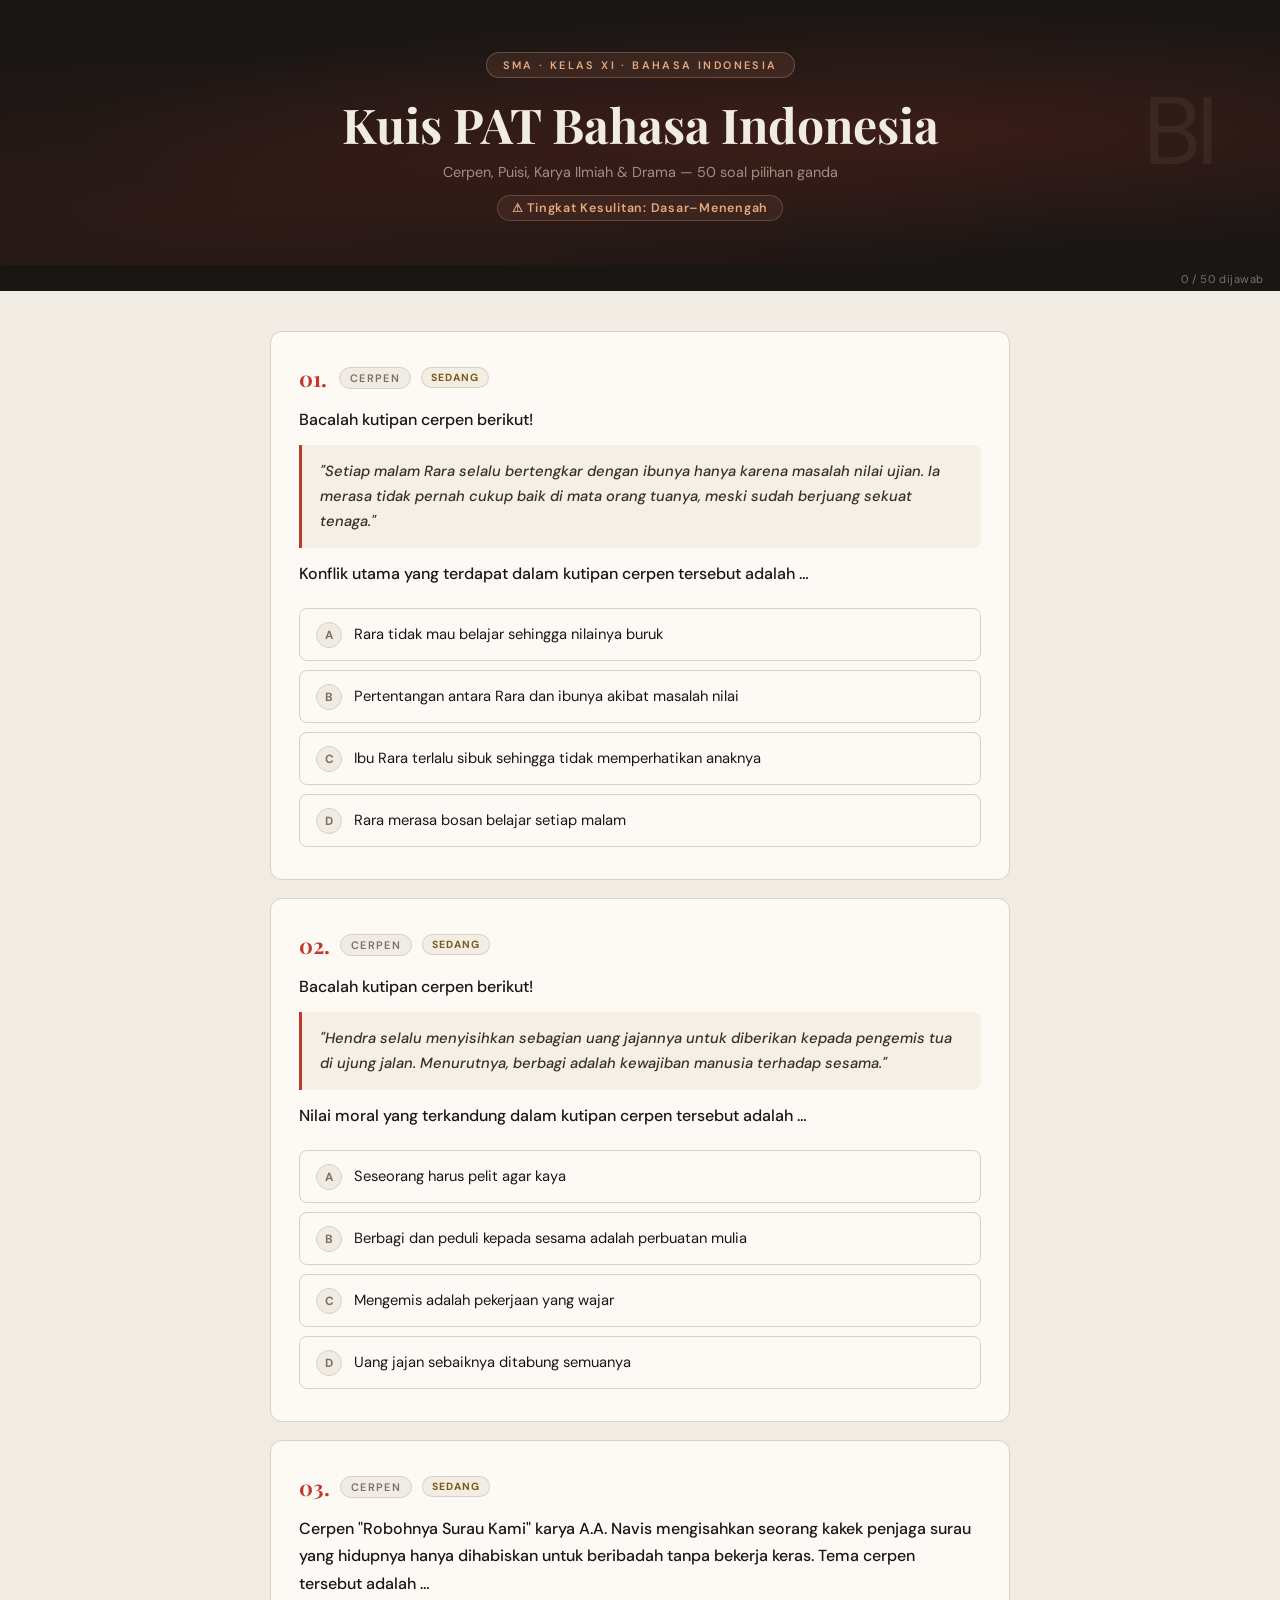
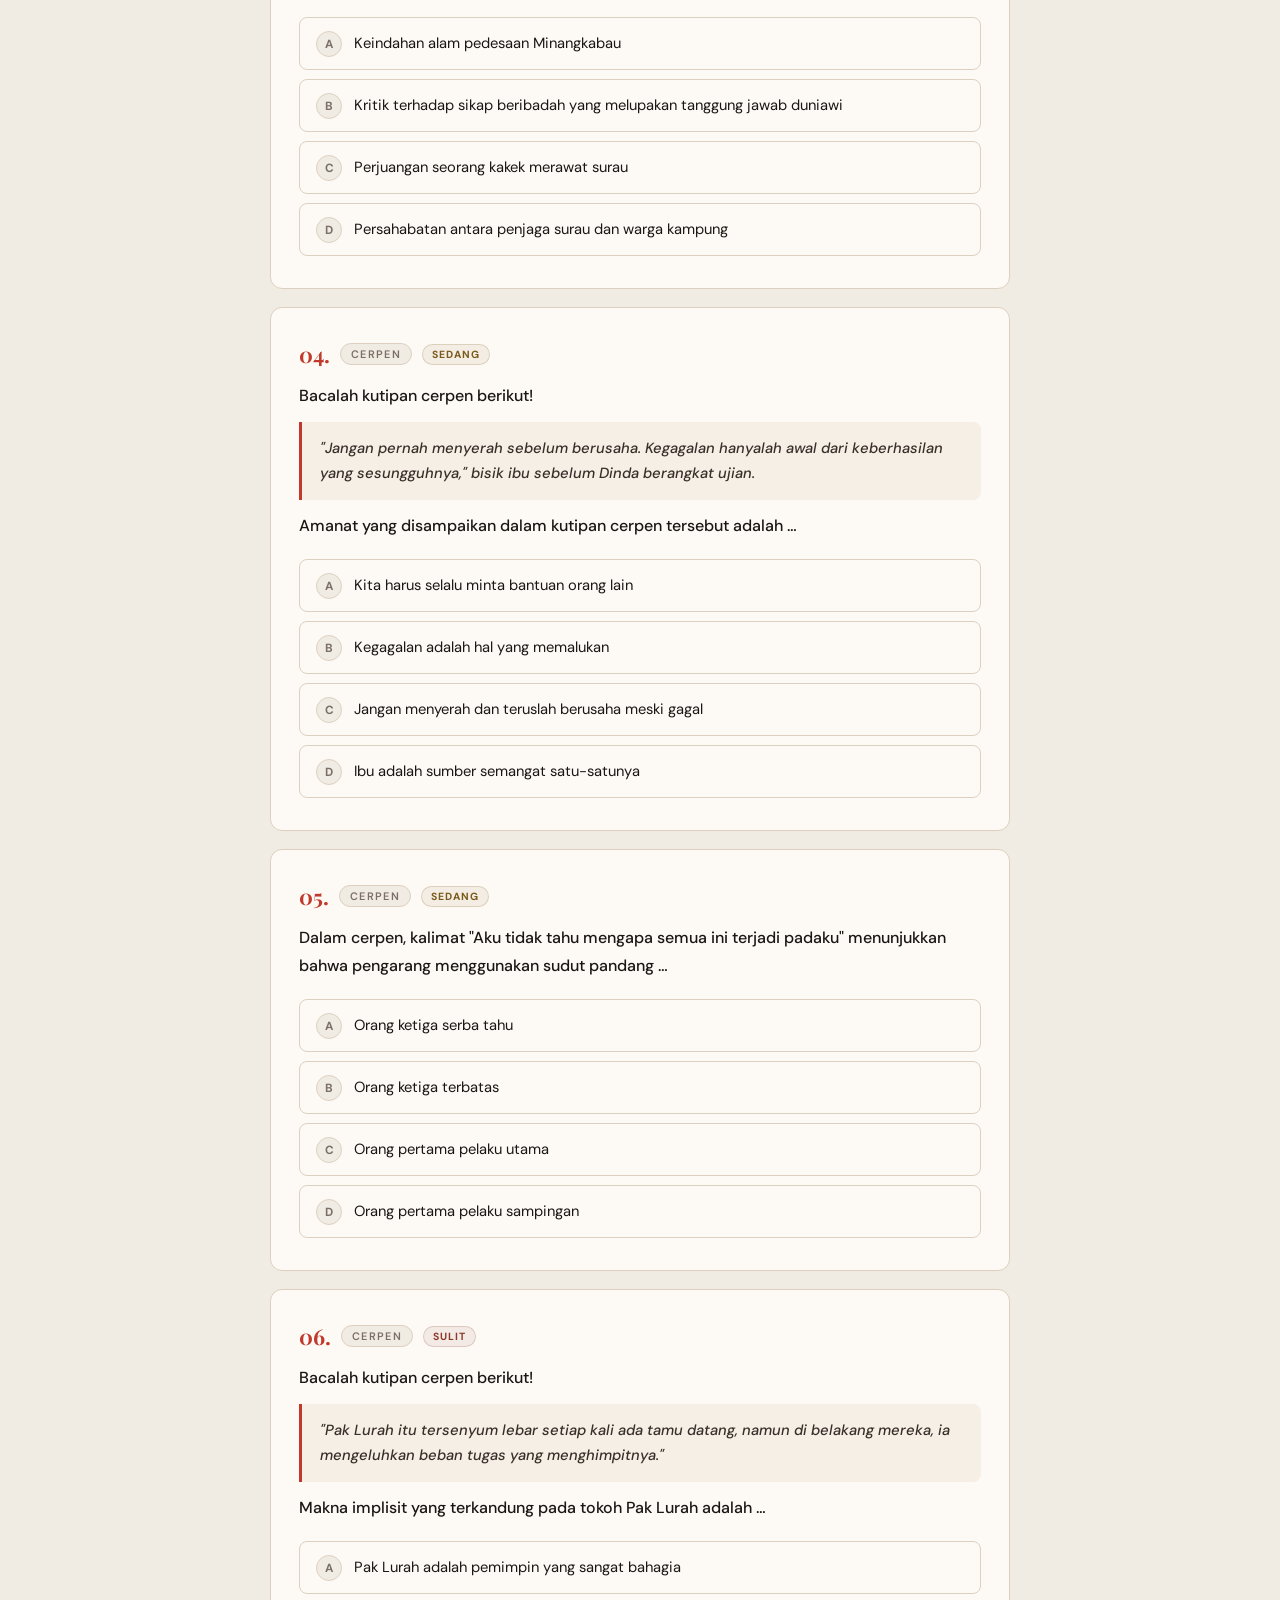
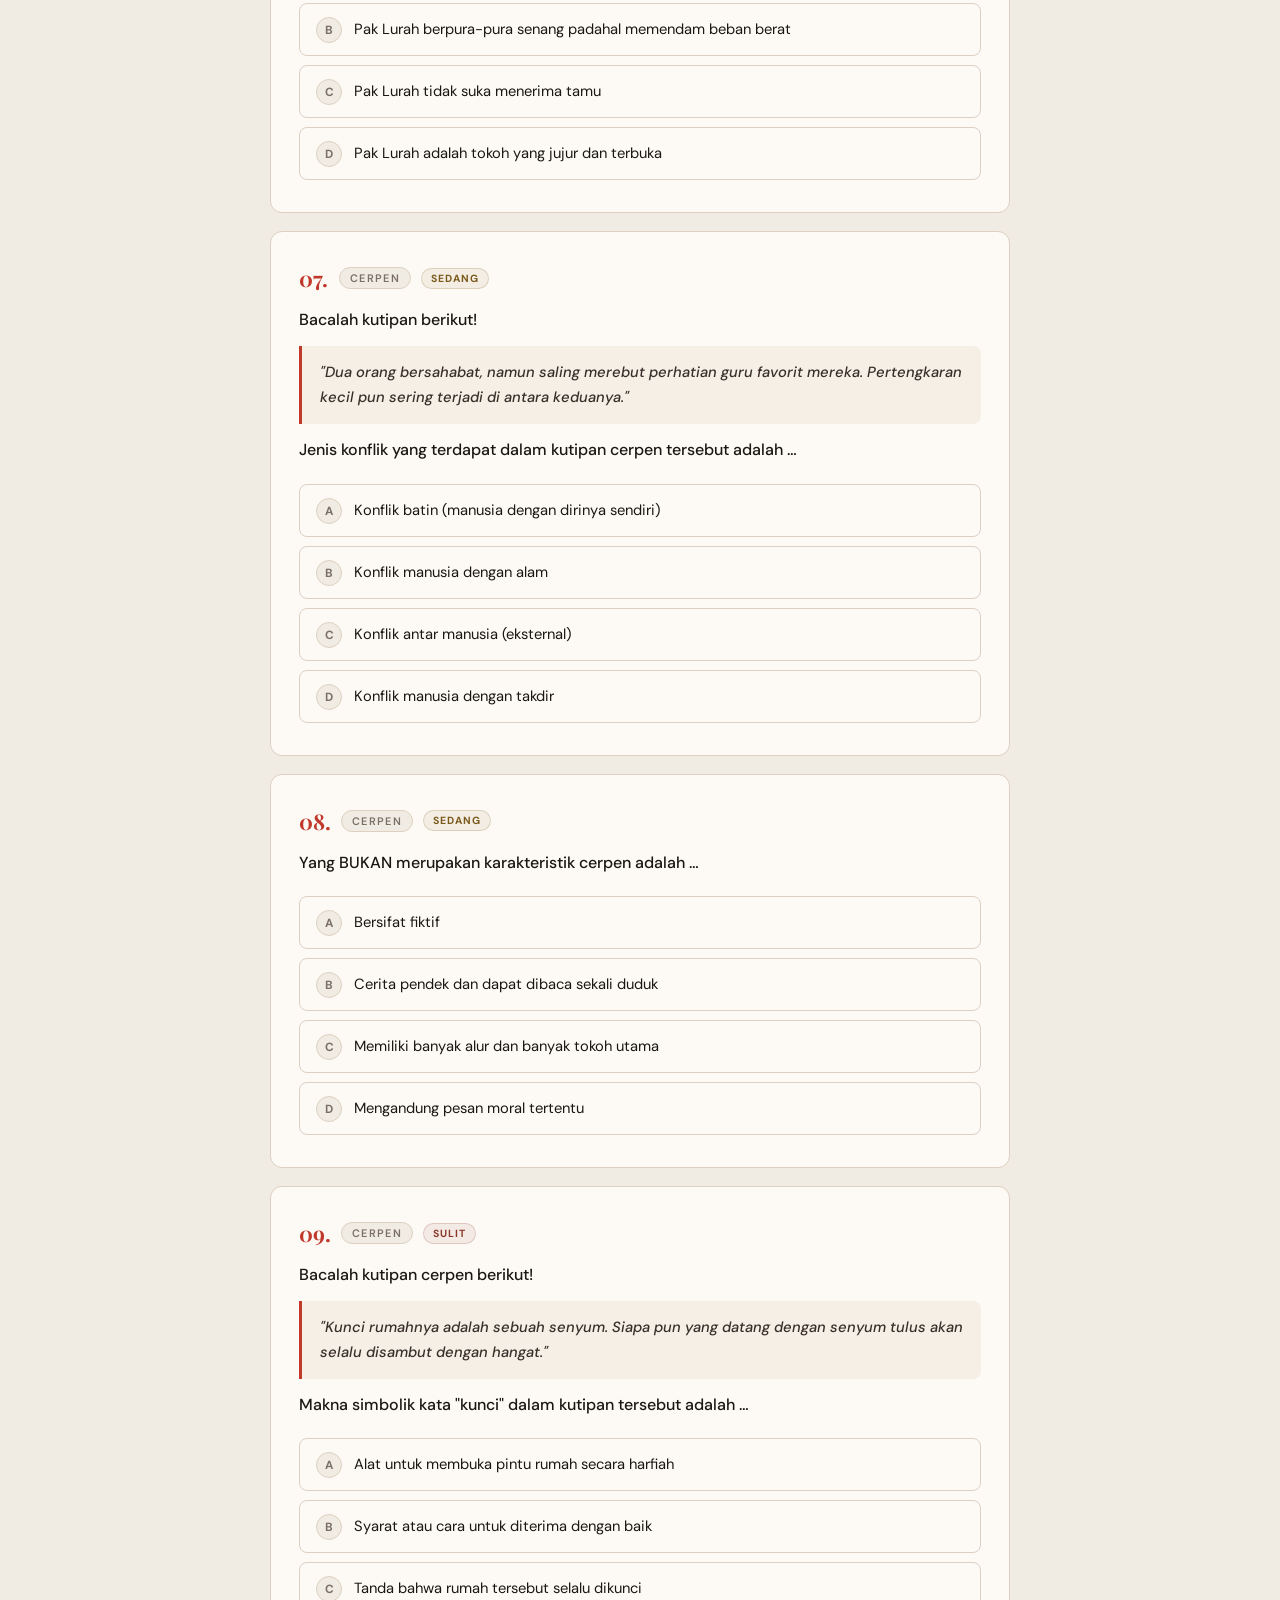
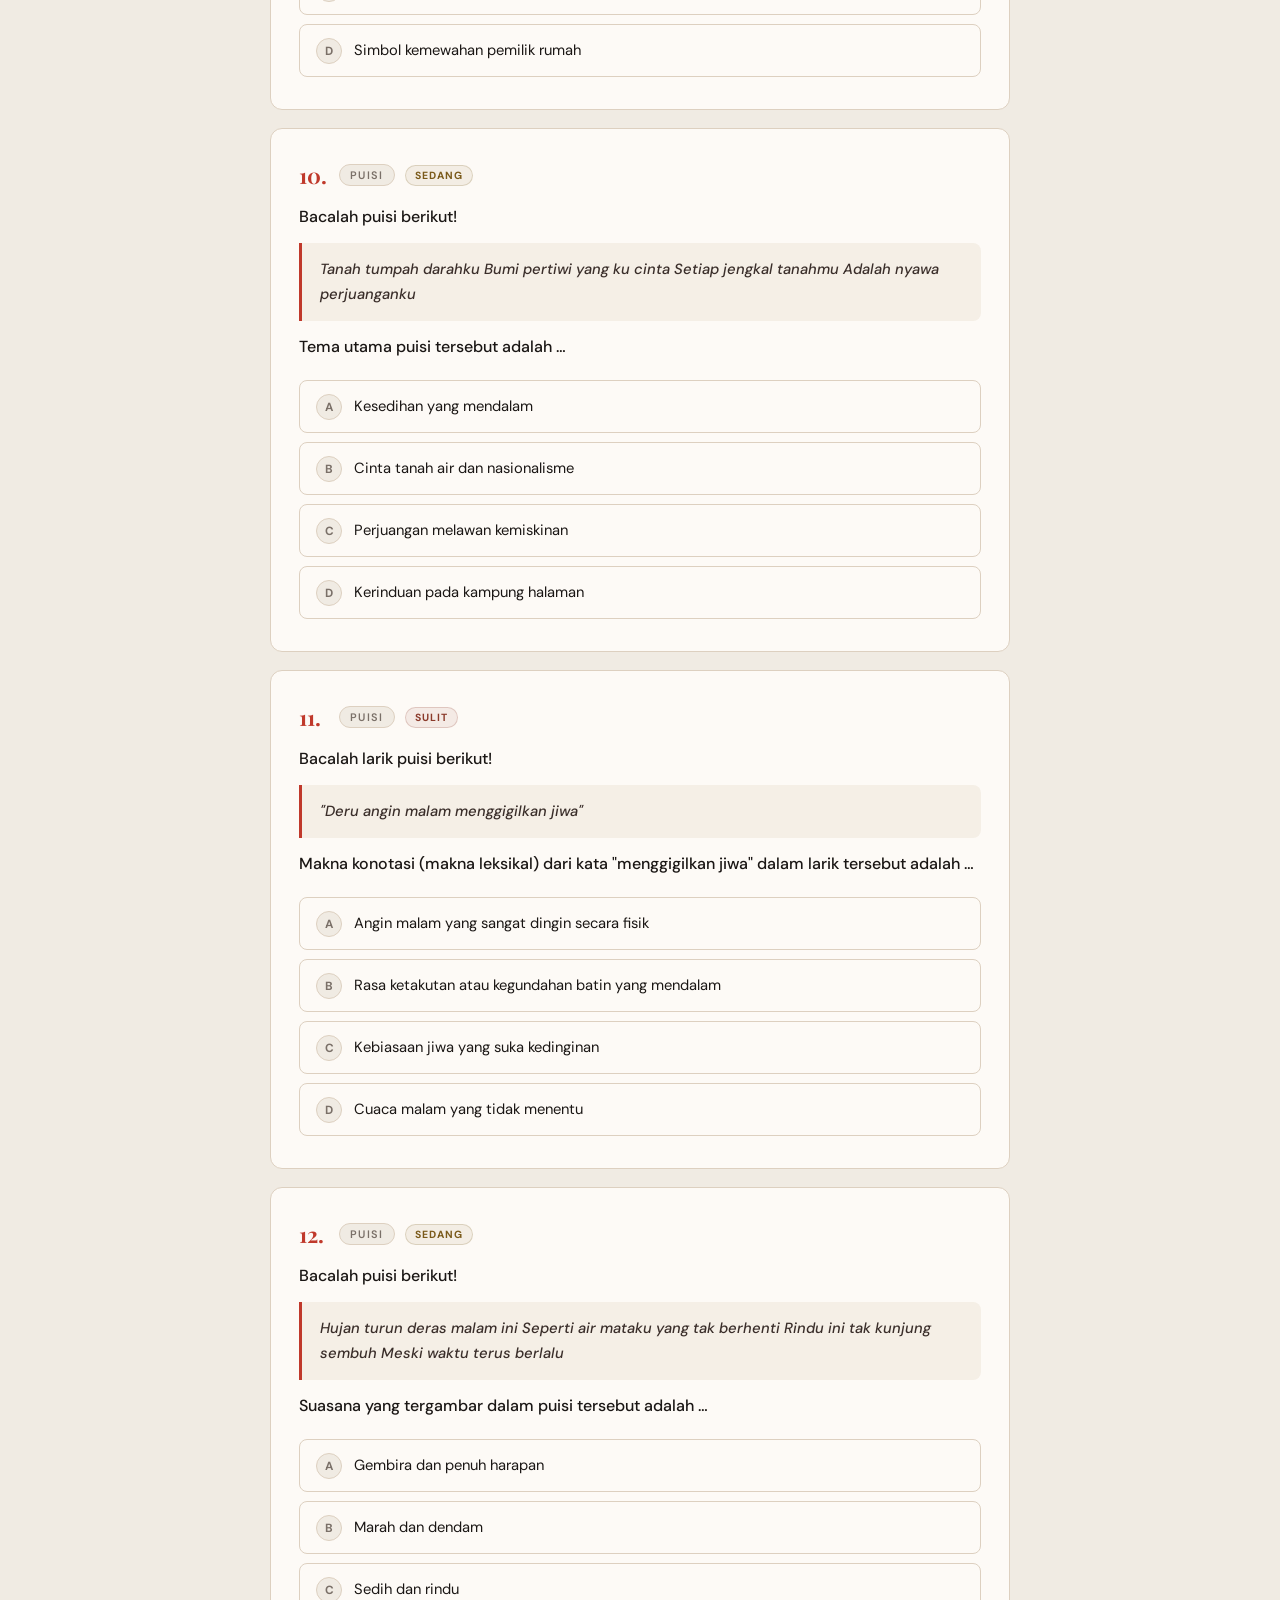
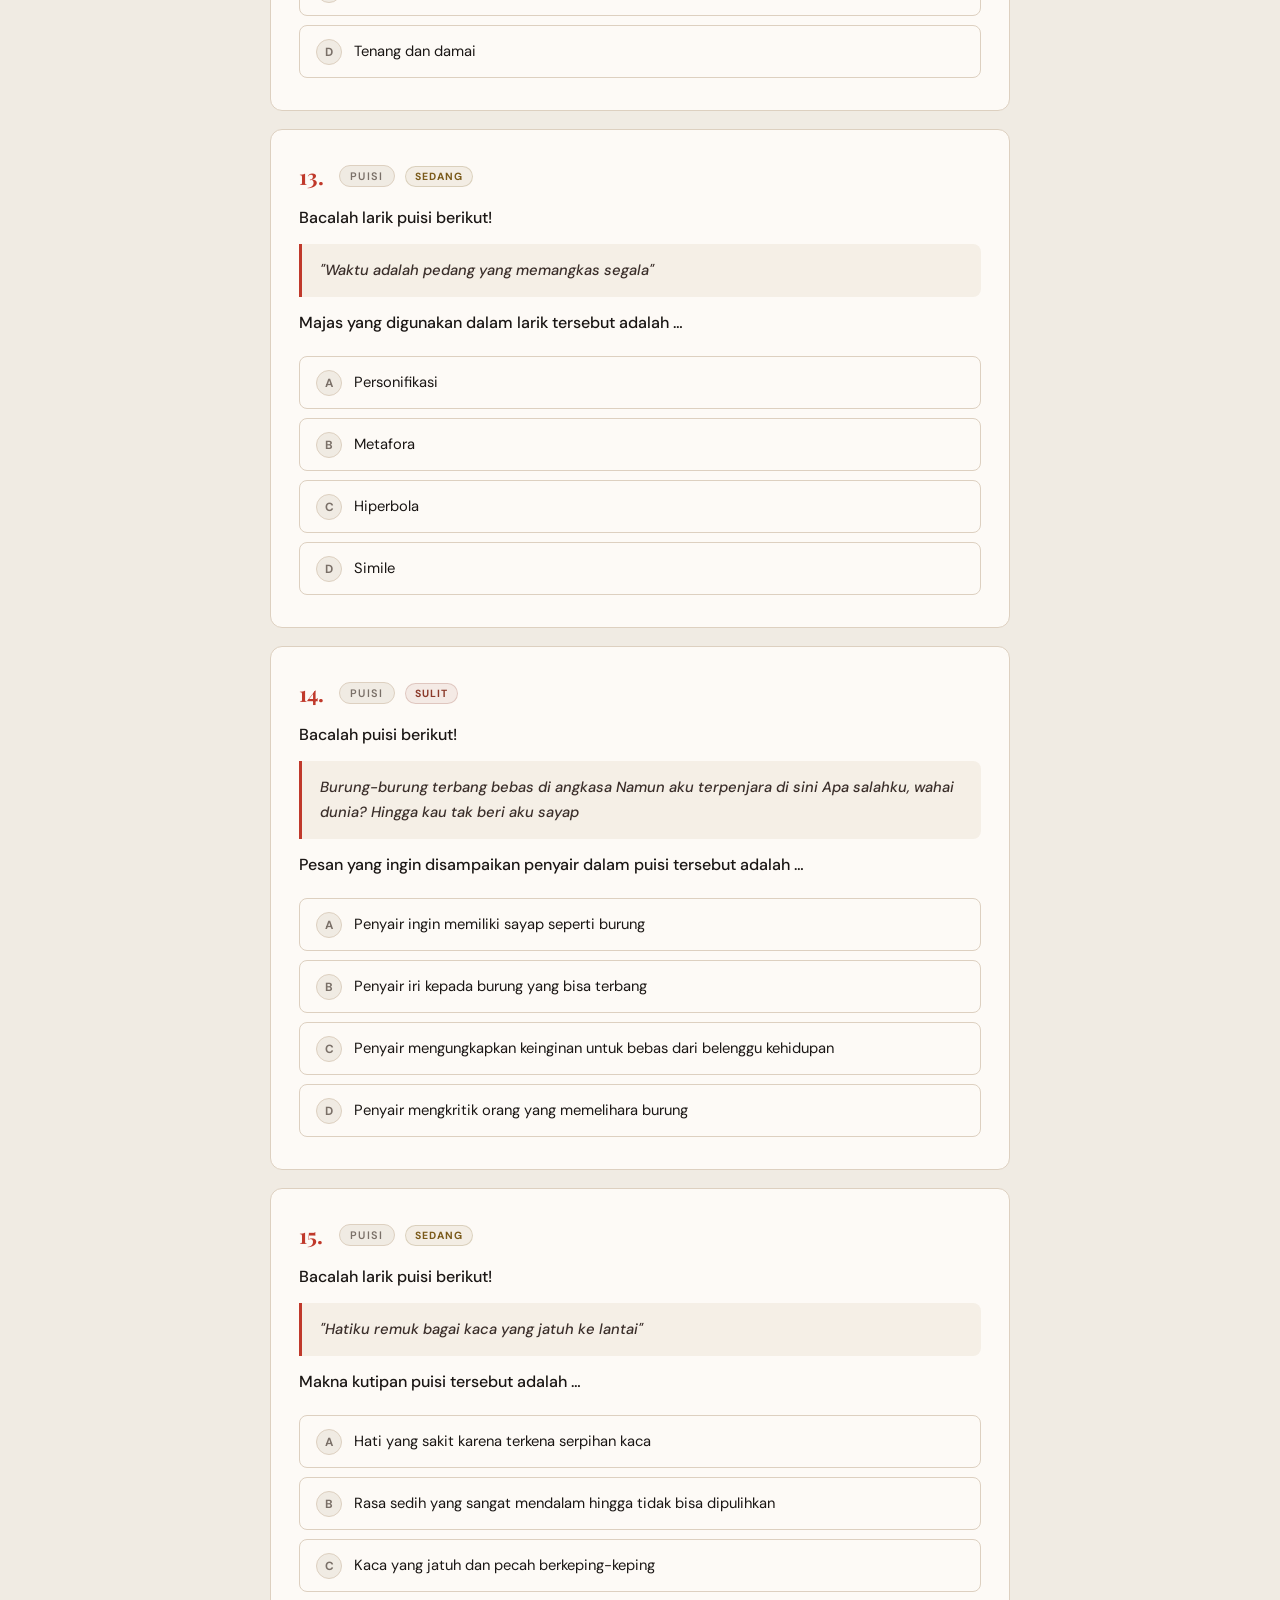
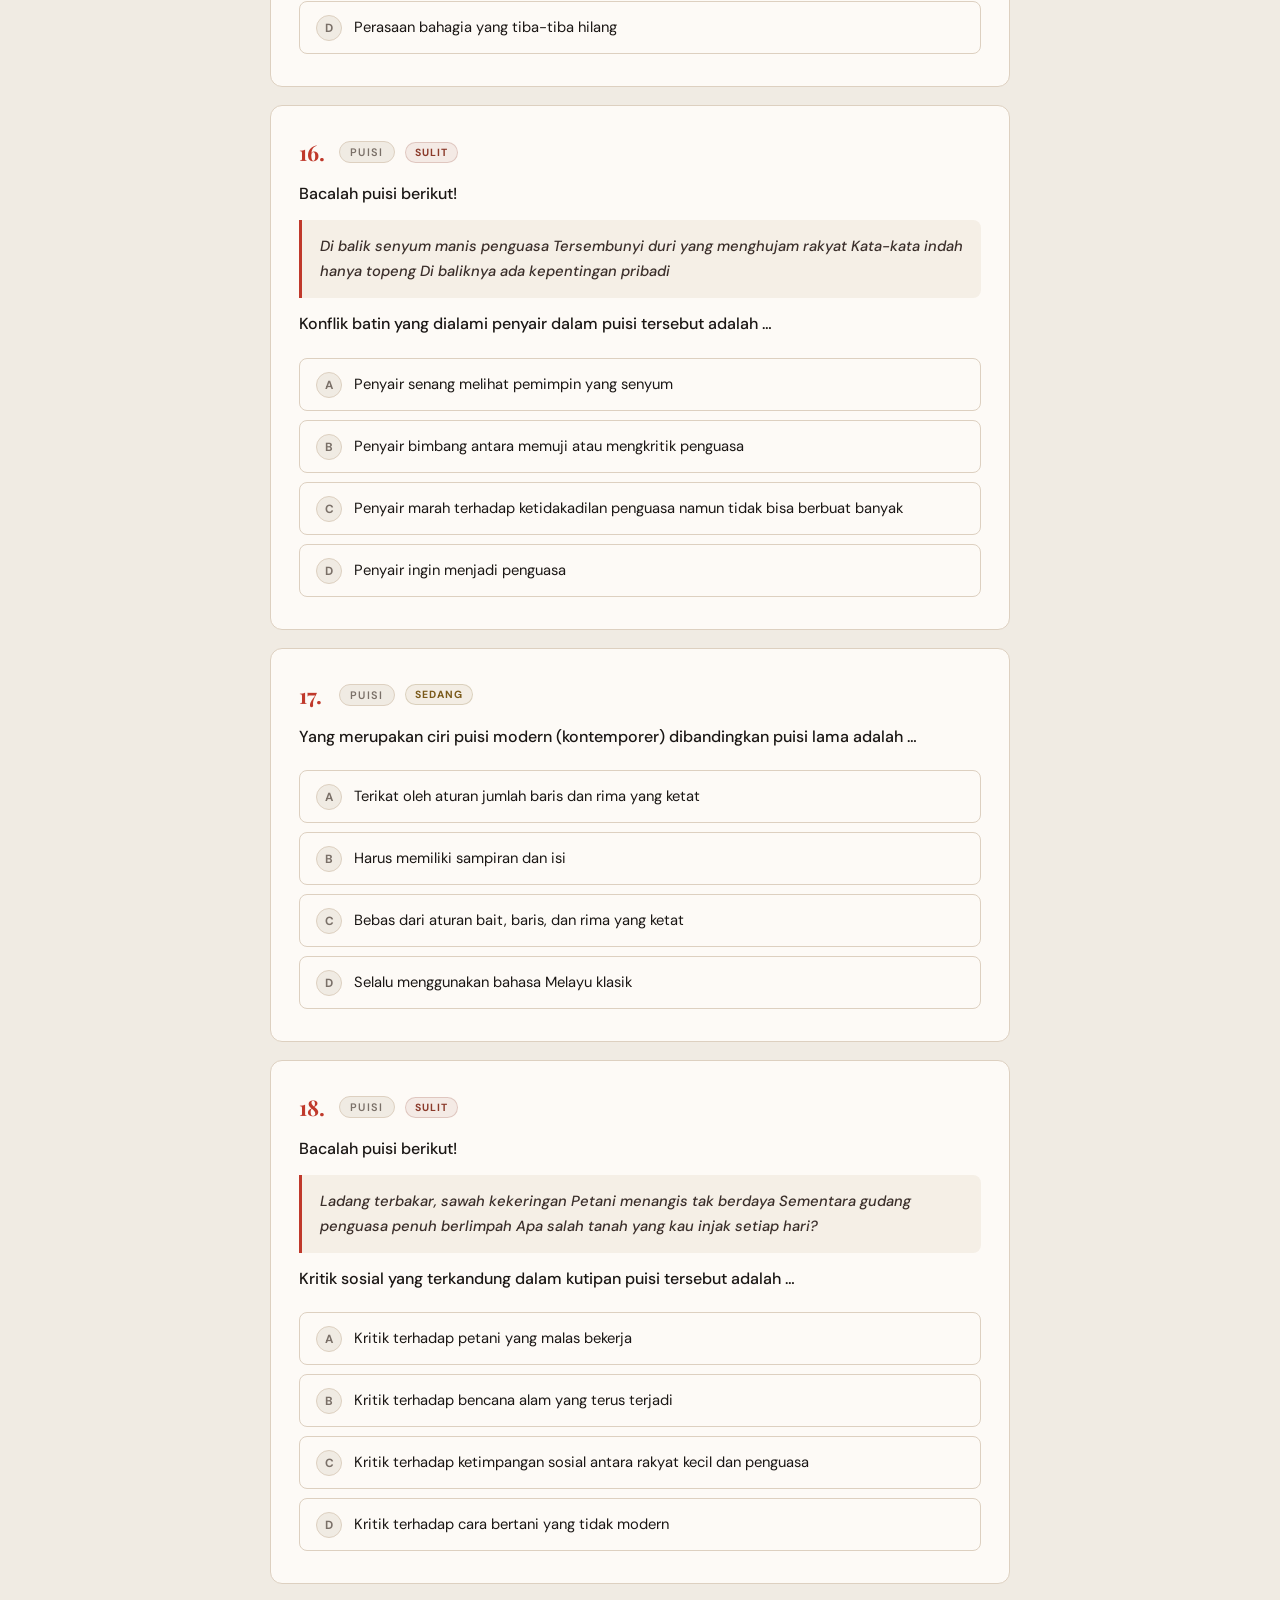
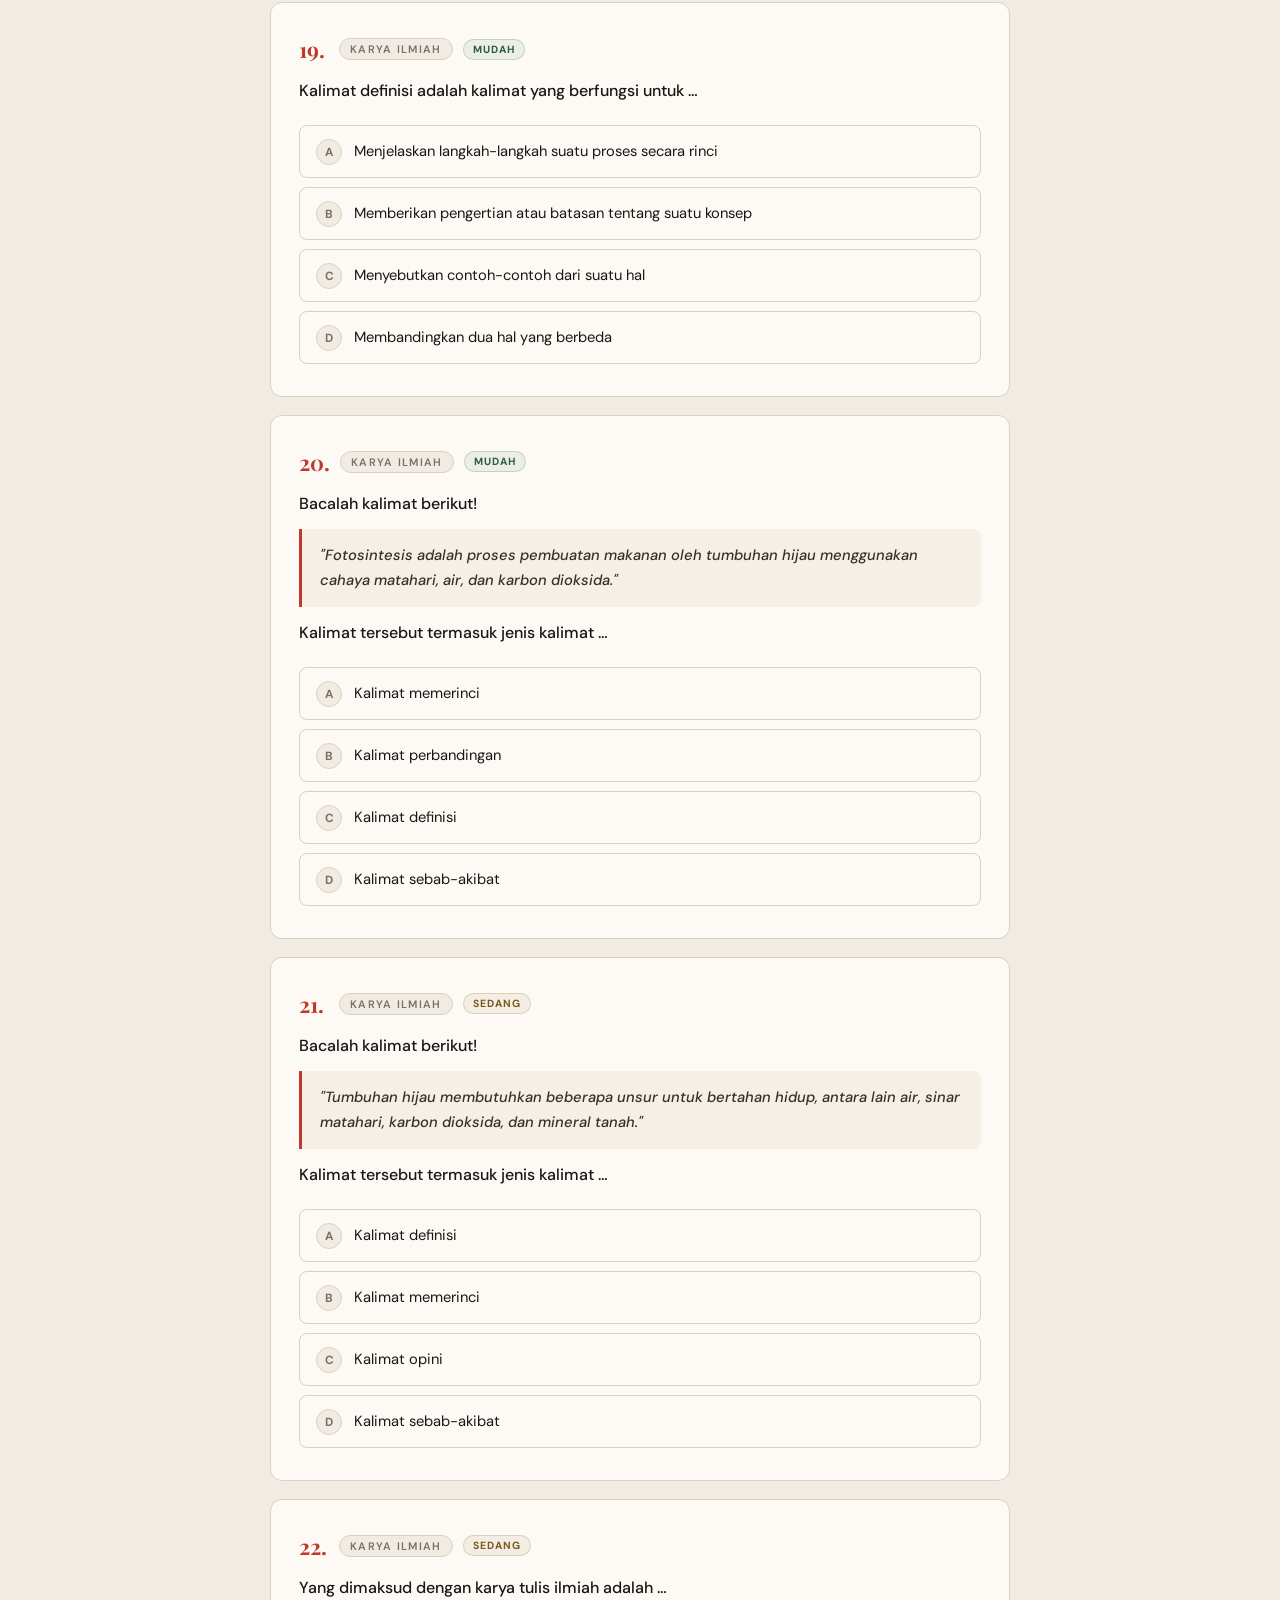
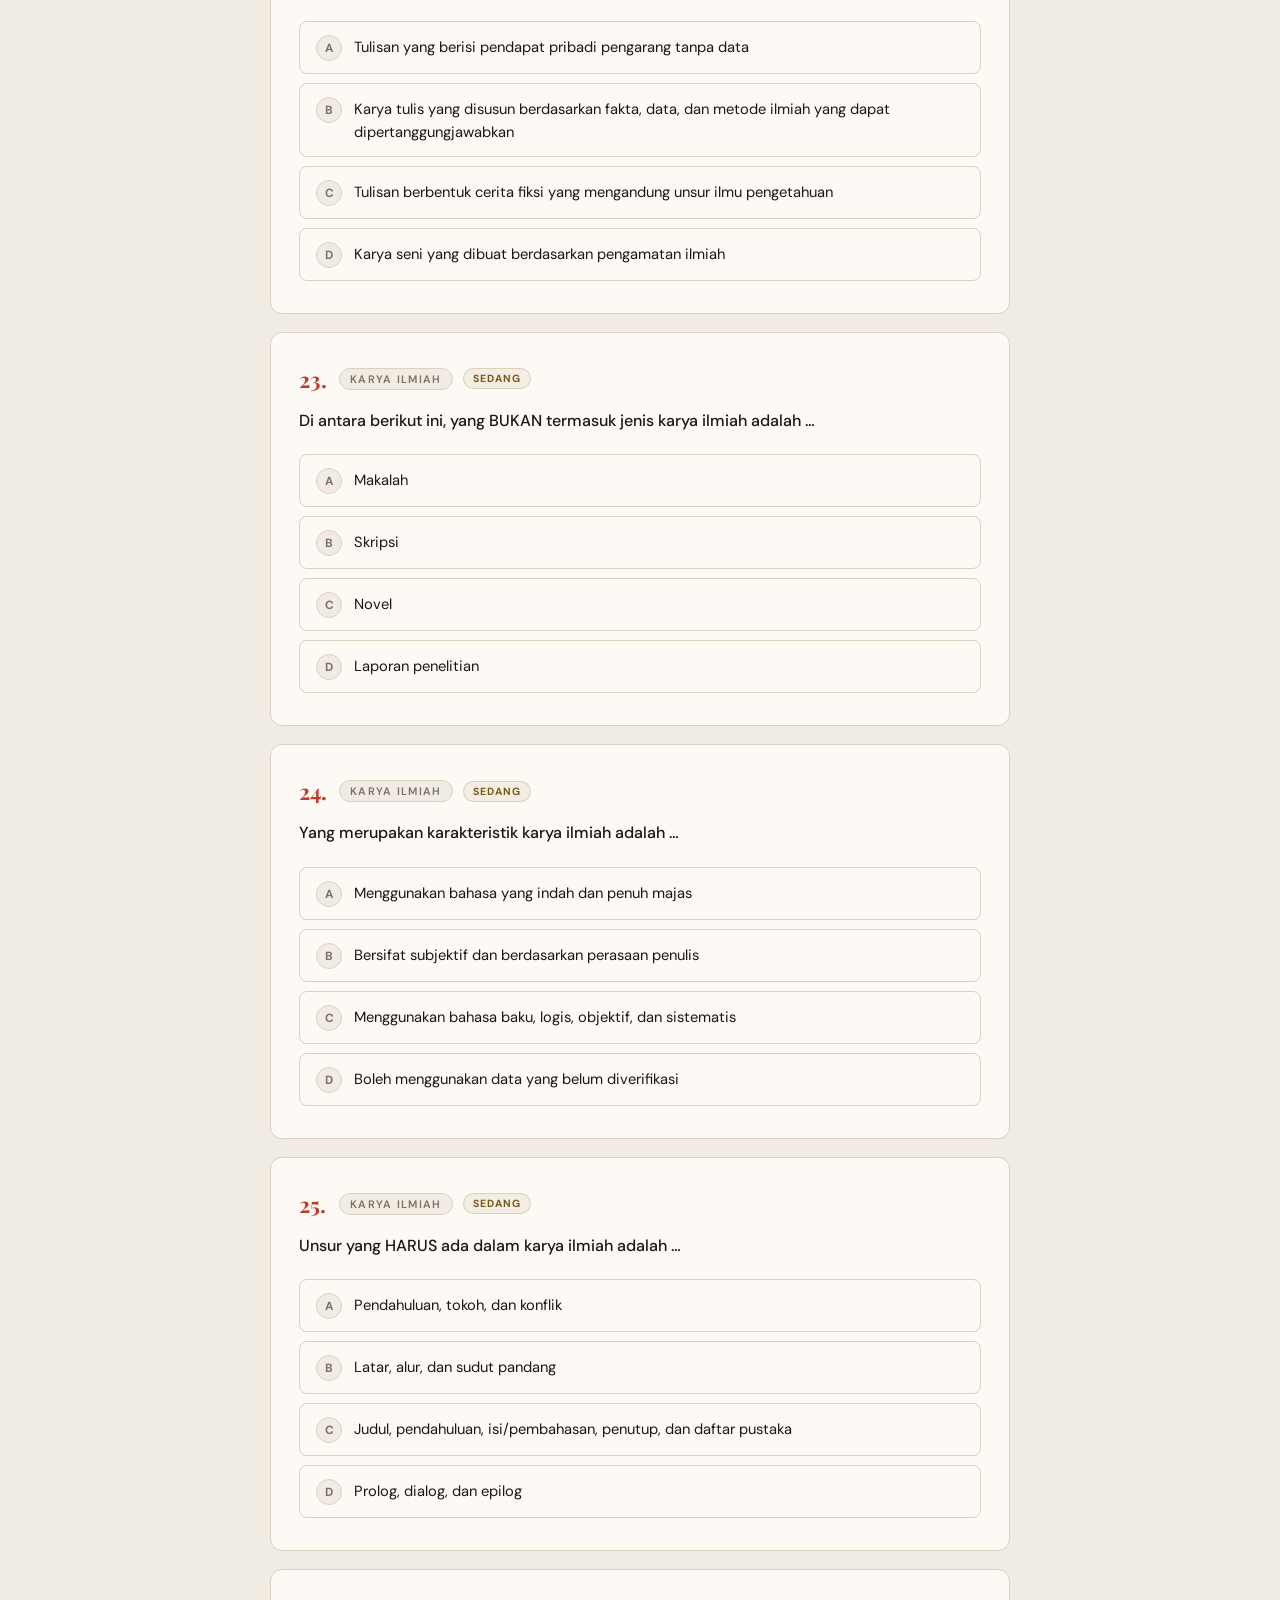
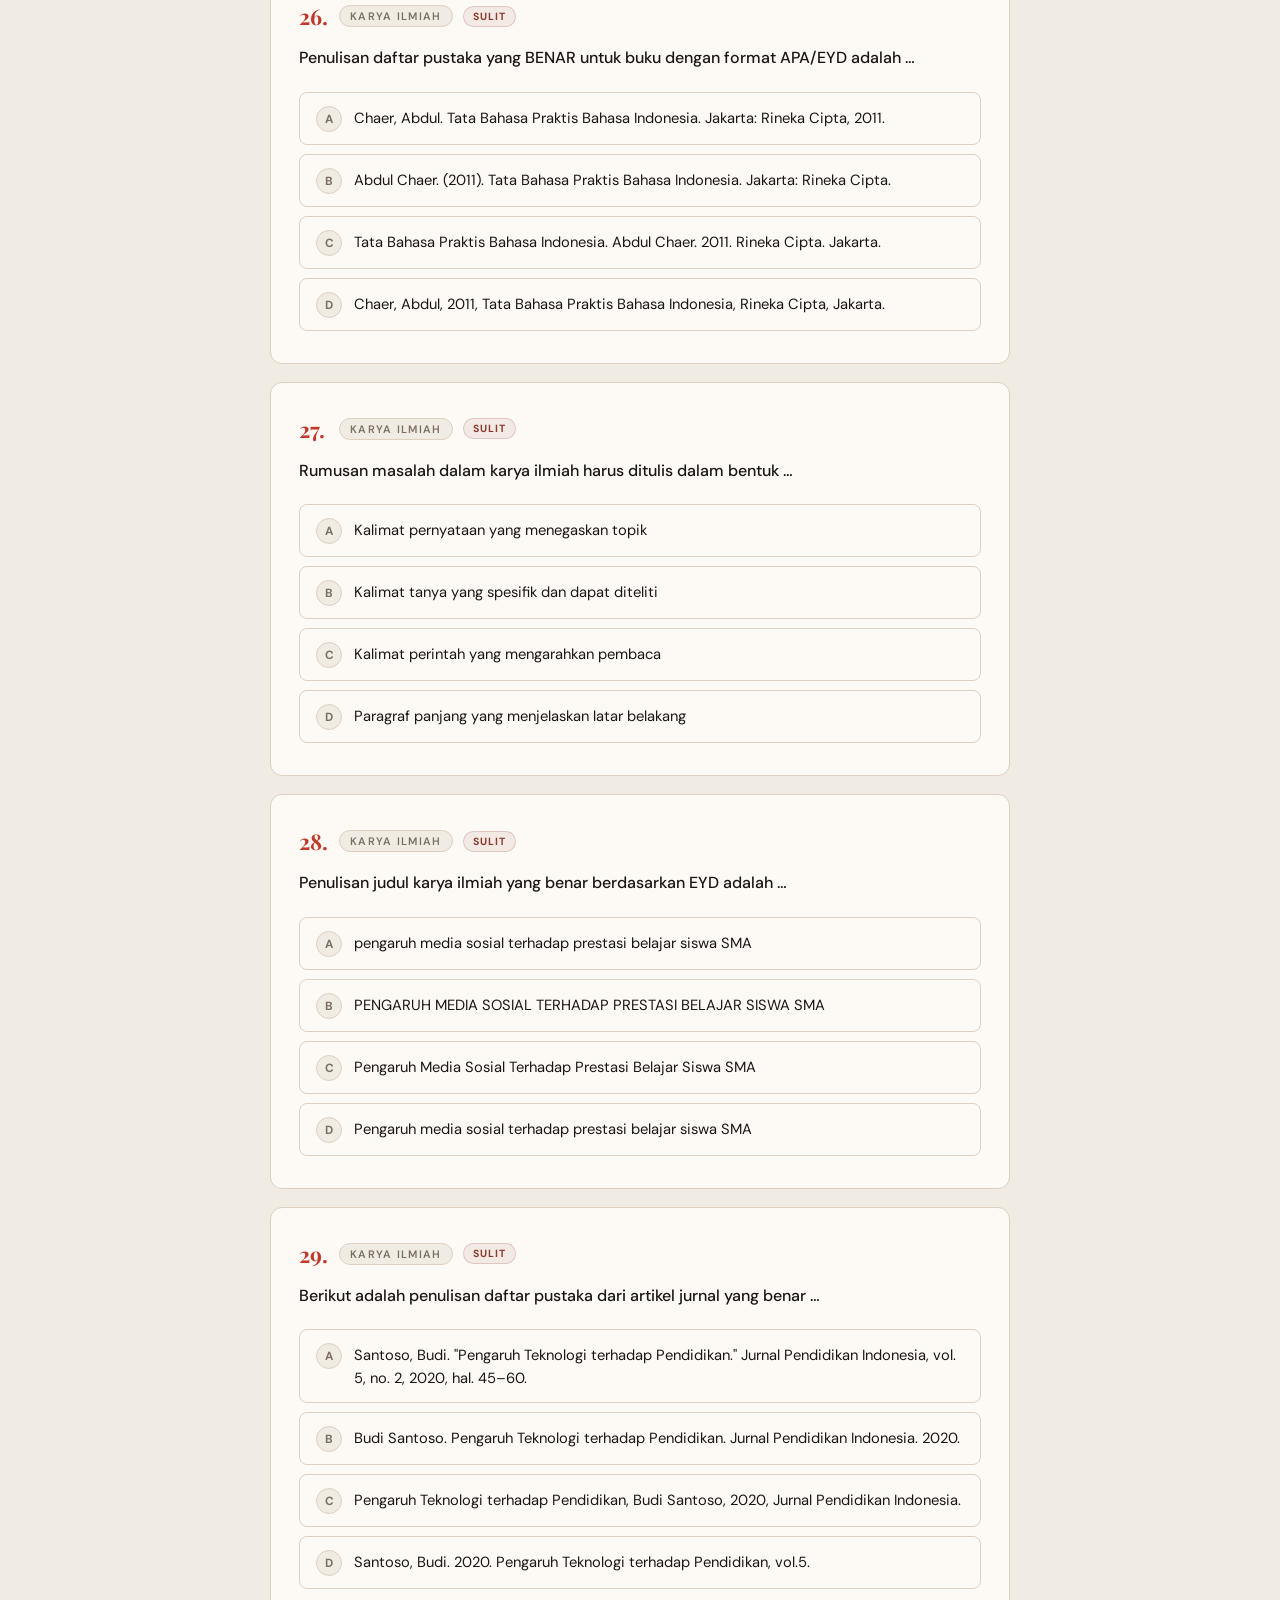
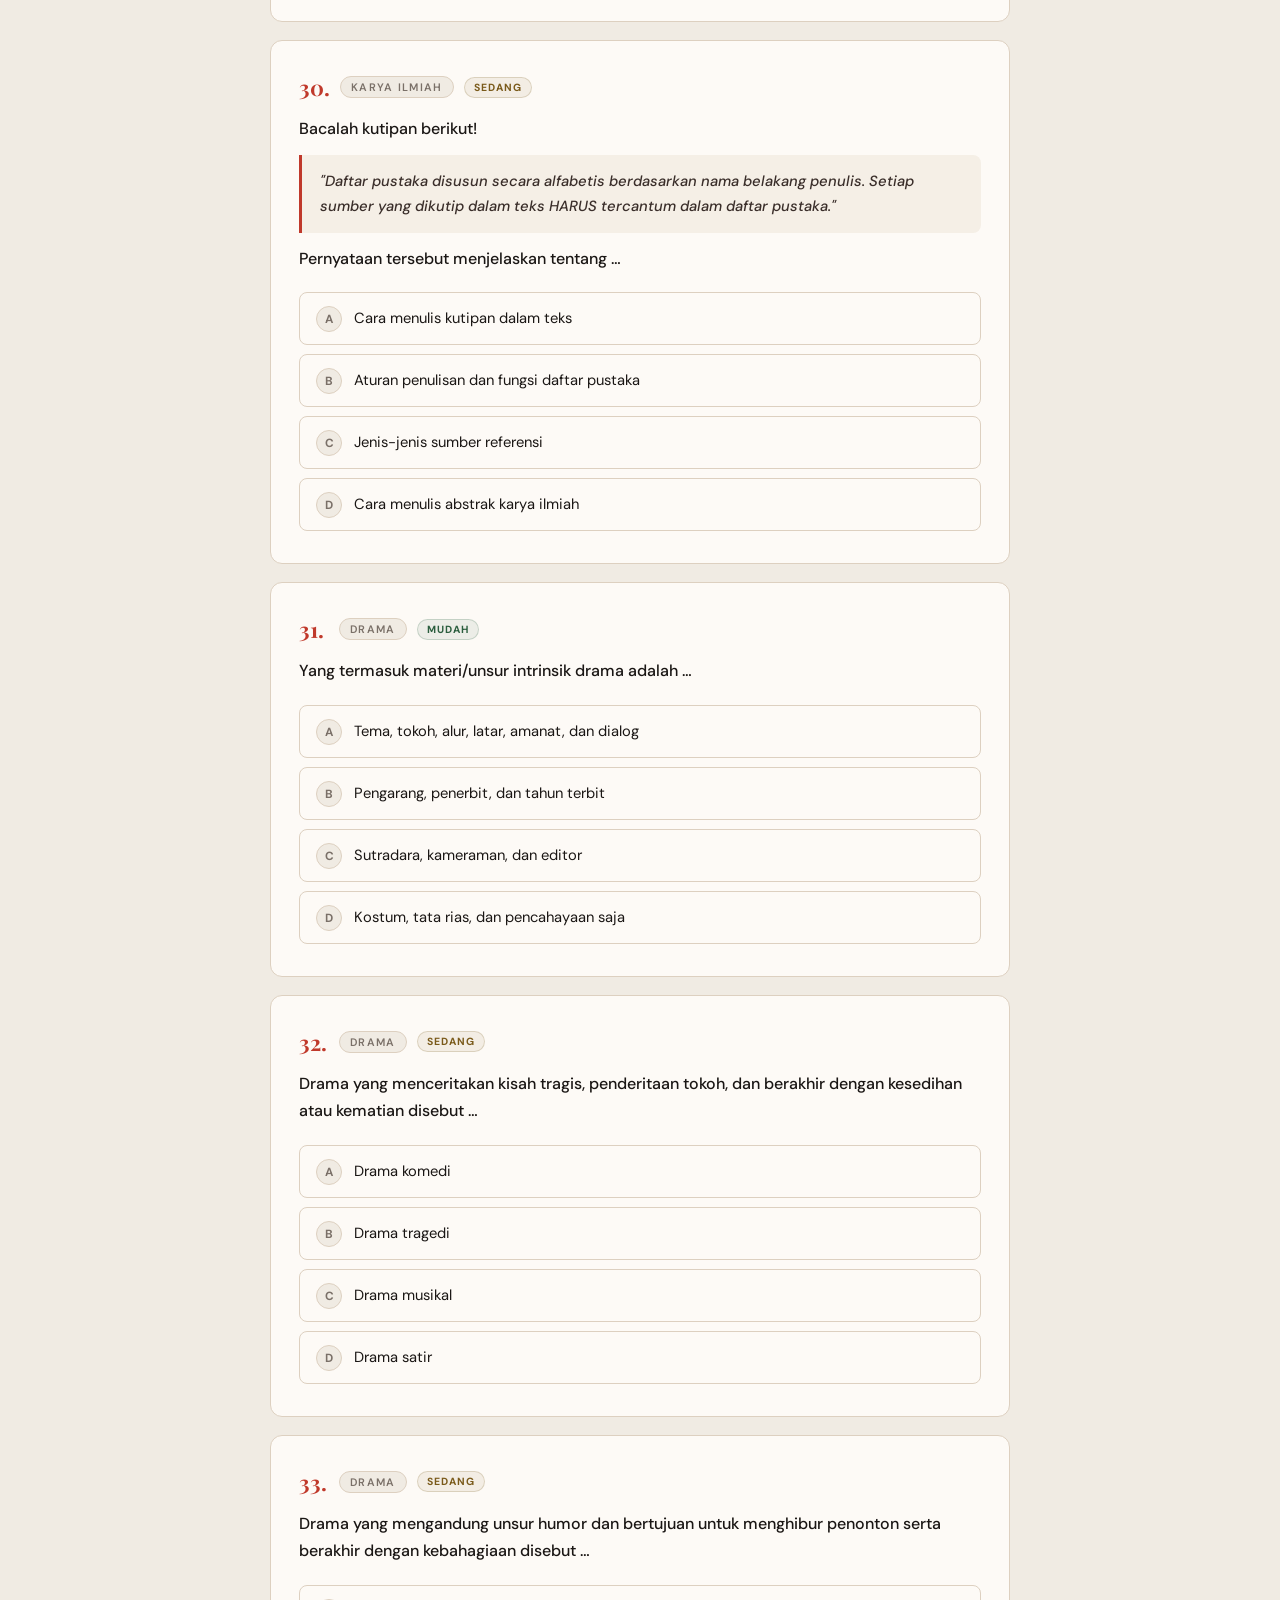
<file: bahasa_indonesia_kuis_pat_xi.html>
<!DOCTYPE html>
<html lang="id">
<head>
  <meta charset="UTF-8" />
  <meta name="viewport" content="width=device-width, initial-scale=1.0"/>
  <title>Kuis Bahasa Indonesia — PAT Semester II — SMA Kelas XI</title>
  <link href="https://fonts.googleapis.com/css2?family=Playfair+Display:ital,wght@0,700;1,600&family=DM+Sans:wght@400;500;600&display=swap" rel="stylesheet"/>
  <style>
    *, *::before, *::after { box-sizing: border-box; margin: 0; padding: 0; }
    :root {
      --bg: #F0EBE3; --surface: #FDFAF6; --ink: #1A1614;
      --muted: #7A7068; --accent: #C0392B; --border: #DDD0C0;
      --correct: #2B5E3E; --wrong: #8B2020; --radius: 12px;
    }
    html { scroll-behavior: smooth; }
    body { font-family: 'DM Sans', sans-serif; background: var(--bg); color: var(--ink); min-height: 100vh; padding: 0 0 80px; }

    header {
      background: var(--ink); color: #F0EBE3;
      padding: 52px 24px 44px; text-align: center; position: relative; overflow: hidden;
    }
    header::before {
      content: ''; position: absolute; inset: 0;
      background: radial-gradient(ellipse at 70% 50%, rgba(192,57,43,.2) 0%, transparent 65%),
                  radial-gradient(ellipse at 20% 80%, rgba(192,57,43,.12) 0%, transparent 55%);
    }
    header .label {
      position: relative; display: inline-block; font-size: .68rem; font-weight: 600;
      letter-spacing: .22em; text-transform: uppercase; color: #E8A87C;
      background: rgba(232,168,124,.1); border: 1px solid rgba(232,168,124,.3);
      padding: 5px 16px; border-radius: 99px; margin-bottom: 18px;
    }
    header h1 {
      position: relative;
      font-family: 'Playfair Display', Georgia, serif;
      font-size: clamp(1.9rem, 5vw, 3rem); line-height: 1.18;
    }
    header .hanzi-deco {
      position: absolute; right: 5%; top: 50%; transform: translateY(-50%);
      font-size: 6rem; opacity: .06; user-select: none; line-height: 1;
    }
    header .sub {
      position: relative; margin-top: 10px; color: #A09080; font-size: .9rem;
    }
    header .difficulty {
      position: relative; display: inline-block; margin-top: 14px;
      font-size: .78rem; font-weight: 600; color: #E8A87C;
      background: rgba(232,168,124,.08); border: 1px solid rgba(232,168,124,.25);
      padding: 4px 14px; border-radius: 99px; letter-spacing: .06em;
    }

    #progress-wrap { position: sticky; top: 0; z-index: 10; background: var(--ink); }
    #progress-bar { height: 3px; background: var(--accent); width: 0%; transition: width .35s ease; }
    #progress-count {
      text-align: right; padding: 4px 16px 5px; font-size: .7rem;
      color: #7A7068; background: var(--ink); letter-spacing: .05em;
    }

    .container { max-width: 780px; margin: 0 auto; padding: 40px 20px 0; }

    .question-card {
      background: var(--surface); border: 1px solid var(--border);
      border-radius: var(--radius); padding: 32px 28px; margin-bottom: 18px;
      transition: box-shadow .2s;
    }
    .question-card:hover { box-shadow: 0 4px 22px rgba(0,0,0,.07); }
    .question-card.unanswered { border-color: #C8962A; box-shadow: 0 0 0 3px rgba(200,150,42,.14); }

    .q-meta { display: flex; align-items: center; gap: 10px; margin-bottom: 14px; flex-wrap: wrap; }
    .q-num { font-family: 'Playfair Display', serif; font-size: 1.35rem; font-weight: 700; color: var(--accent); min-width: 30px; }
    .q-tag {
      font-size: .68rem; font-weight: 600; letter-spacing: .12em; text-transform: uppercase;
      color: var(--muted); background: var(--bg); border: 1px solid var(--border);
      padding: 3px 10px; border-radius: 99px;
    }
    .q-diff {
      font-size: .65rem; font-weight: 700; letter-spacing: .1em; text-transform: uppercase;
      padding: 3px 9px; border-radius: 99px;
    }
    .q-diff.hard { color: #8B3A2A; background: rgba(139,58,42,.08); border: 1px solid rgba(139,58,42,.2); }
    .q-diff.medium { color: #7A5A1A; background: rgba(122,90,26,.08); border: 1px solid rgba(122,90,26,.2); }
    .q-diff.easy { color: #2B5E3E; background: rgba(43,94,62,.08); border: 1px solid rgba(43,94,62,.2); }

    .q-text { font-size: 1rem; line-height: 1.72; font-weight: 500; margin-bottom: 20px; }
    .q-text .kutipan {
      display: block; background: #F5EFE6; border-left: 3px solid var(--accent);
      padding: 14px 18px; margin: 12px 0; border-radius: 0 8px 8px 0;
      font-style: italic; font-size: .92rem; line-height: 1.7; color: #3A2E2A;
    }
    .q-note { font-size: .82rem; color: var(--muted); font-style: italic; margin-bottom: 16px; margin-top: -10px; }

    .options { display: flex; flex-direction: column; gap: 9px; }
    .option-label {
      display: flex; align-items: flex-start; gap: 12px;
      padding: 12px 16px; border: 1.5px solid var(--border); border-radius: 8px;
      cursor: pointer; transition: border-color .15s, background .15s; user-select: none;
    }
    .option-label:hover { border-color: var(--accent); background: #FBF4EE; }
    .option-label input[type="radio"] { display: none; }
    .opt-letter {
      flex-shrink: 0; width: 26px; height: 26px; border-radius: 50%;
      background: var(--bg); border: 1.5px solid var(--border);
      display: flex; align-items: center; justify-content: center;
      font-size: .74rem; font-weight: 700; color: var(--muted);
      transition: all .15s; margin-top: 1px;
    }
    .option-label:has(input:checked) { border-color: var(--accent); background: #FBF4EE; }
    .option-label:has(input:checked) .opt-letter { background: var(--accent); border-color: var(--accent); color: #fff; }
    .opt-text { font-size: .92rem; line-height: 1.55; padding-top: 2px; }

    .option-label.correct { border-color: var(--correct); background: #EAF3EE; }
    .option-label.correct .opt-letter { background: var(--correct); border-color: var(--correct); color: #fff; }
    .option-label.wrong { border-color: var(--wrong); background: #FAF0EE; }
    .option-label.wrong .opt-letter { background: var(--wrong); border-color: var(--wrong); color: #fff; }

    #btn-wrap { text-align: center; margin-top: 40px; }
    #submit-btn {
      font-family: 'DM Sans', sans-serif; font-size: 1rem; font-weight: 600;
      background: var(--ink); color: #F0EBE3; border: none;
      padding: 16px 56px; border-radius: 8px; cursor: pointer;
      transition: background .2s, transform .1s; letter-spacing: .04em;
    }
    #submit-btn:hover { background: #2A2420; transform: translateY(-1px); }
    #submit-btn:active { transform: translateY(0); }
    #submit-btn:disabled { opacity: .4; cursor: not-allowed; }

    #warn-msg {
      display: none; margin-top: 12px; font-size: .86rem; color: #8B6200;
      background: #FFF8E6; border: 1px solid #DEB84A; border-radius: 8px;
      padding: 10px 18px; text-align: center;
    }

    #hasil {
      display: none; margin-top: 44px; background: var(--ink); color: #F0EBE3;
      border-radius: var(--radius); padding: 44px 32px; text-align: center;
      animation: fadeUp .5s ease both;
    }
    @keyframes fadeUp { from { opacity:0; transform:translateY(24px); } to { opacity:1; transform:translateY(0); } }
    .score-label { font-size: .72rem; letter-spacing: .2em; text-transform: uppercase; color: #9A8878; margin-bottom: 10px; }
    .score-num { font-family: 'Playfair Display', serif; font-size: clamp(3.5rem,10vw,5.5rem); font-weight: 700; line-height: 1; color: var(--accent); }
    .score-of { font-size: .88rem; color: #9A8878; margin-top: 6px; }
    .predikat { display: inline-block; margin-top: 18px; font-size: 1rem; font-weight: 600; padding: 7px 22px; border-radius: 99px; border: 1.5px solid rgba(255,255,255,.15); }
    .divider { width: 48px; height: 2px; background: rgba(255,255,255,.1); margin: 24px auto; }
    .summary-row { display: flex; justify-content: center; gap: 36px; flex-wrap: wrap; margin-bottom: 30px; }
    .stat .val { font-size: 1.65rem; font-weight: 700; }
    .stat .val.g { color: #7DCFAA; }
    .stat .val.r { color: #E07878; }
    .stat .lbl { font-size: .75rem; color: #9A8878; margin-top: 3px; }
    .kunci-title { font-family: 'Playfair Display', serif; font-size: 1.22rem; margin-bottom: 18px; }
    .kunci-grid { display: grid; grid-template-columns: repeat(auto-fill,minmax(270px,1fr)); gap: 10px; text-align: left; }
    .kunci-item { background: rgba(255,255,255,.05); border: 1px solid rgba(255,255,255,.09); border-radius: 8px; padding: 12px 14px; font-size: .84rem; line-height: 1.55; }
    .kunci-item.ok { border-color: rgba(125,207,170,.2); }
    .ki-no { color: #E8A87C; font-weight: 700; margin-bottom: 4px; font-size: .8rem; }
    .ki-ans { color: #7DCFAA; font-weight: 600; }
    .ki-your { color: #E07878; font-size: .8rem; margin-top: 3px; }
    .ki-explain { color: #9A8878; font-size: .78rem; margin-top: 4px; font-style: italic; }

    #retry-btn {
      margin-top: 28px; font-family: 'DM Sans', sans-serif; font-size: .92rem; font-weight: 600;
      background: transparent; color: #F0EBE3; border: 1.5px solid rgba(255,255,255,.22);
      padding: 12px 36px; border-radius: 8px; cursor: pointer; transition: all .2s;
    }
    #retry-btn:hover { border-color: rgba(255,255,255,.6); background: rgba(255,255,255,.06); }

    @media (max-width: 500px) { .question-card { padding: 22px 16px; } #hasil { padding: 32px 16px; } }
  </style>
</head>
<body>

<header>
  <div class="hanzi-deco">BI</div>
  <div class="label">SMA &middot; Kelas XI &middot; Bahasa Indonesia</div>
  <h1>Kuis PAT Bahasa Indonesia</h1>
  <p class="sub">Cerpen, Puisi, Karya Ilmiah &amp; Drama &mdash; 50 soal pilihan ganda</p>
  <div class="difficulty">&#9888; Tingkat Kesulitan: Dasar–Menengah</div>
</header>
<div id="progress-wrap">
  <div id="progress-bar"></div>
  <div id="progress-count">0 / 50 dijawab</div>
</div>

<div class="container">
  <div id="quiz-form"></div>
  <div id="btn-wrap">
    <button id="submit-btn">Kirim Jawaban</button>
    <div id="warn-msg">&#9888; Masih ada soal yang belum dijawab. Lengkapi semua jawaban terlebih dahulu.</div>
  </div>
  <div id="hasil"></div>
</div>

<script>
const questions = [
  // ========== CERPEN (1–9) ==========
  {
    topic: "Cerpen",
    diff: "medium",
    q: 'Bacalah kutipan cerpen berikut!<span class="kutipan">"Setiap malam Rara selalu bertengkar dengan ibunya hanya karena masalah nilai ujian. Ia merasa tidak pernah cukup baik di mata orang tuanya, meski sudah berjuang sekuat tenaga."</span>Konflik utama yang terdapat dalam kutipan cerpen tersebut adalah …',
    note: "",
    opts: [
      "Rara tidak mau belajar sehingga nilainya buruk",
      "Pertentangan antara Rara dan ibunya akibat masalah nilai",
      "Ibu Rara terlalu sibuk sehingga tidak memperhatikan anaknya",
      "Rara merasa bosan belajar setiap malam"
    ],
    ans: 1,
    explain: "Konflik utama cerpen adalah inti permasalahan yang menggerakkan cerita. Pada kutipan ini, konflik utamanya adalah pertengkaran (konflik eksternal) antara Rara dan ibunya karena perbedaan harapan soal nilai ujian."
  },
  {
    topic: "Cerpen",
    diff: "medium",
    q: 'Bacalah kutipan cerpen berikut!<span class="kutipan">"Hendra selalu menyisihkan sebagian uang jajannya untuk diberikan kepada pengemis tua di ujung jalan. Menurutnya, berbagi adalah kewajiban manusia terhadap sesama."</span>Nilai moral yang terkandung dalam kutipan cerpen tersebut adalah …',
    note: "",
    opts: [
      "Seseorang harus pelit agar kaya",
      "Berbagi dan peduli kepada sesama adalah perbuatan mulia",
      "Mengemis adalah pekerjaan yang wajar",
      "Uang jajan sebaiknya ditabung semuanya"
    ],
    ans: 1,
    explain: "Nilai moral adalah pesan tentang baik-buruk tingkah laku dalam cerpen. Tindakan Hendra yang selalu berbagi menunjukkan nilai moral kepedulian sosial dan kedermawanan."
  },
  {
    topic: "Cerpen",
    diff: "medium",
    q: 'Cerpen "Robohnya Surau Kami" karya A.A. Navis mengisahkan seorang kakek penjaga surau yang hidupnya hanya dihabiskan untuk beribadah tanpa bekerja keras. Tema cerpen tersebut adalah …',
    note: "",
    opts: [
      "Keindahan alam pedesaan Minangkabau",
      "Kritik terhadap sikap beribadah yang melupakan tanggung jawab duniawi",
      "Perjuangan seorang kakek merawat surau",
      "Persahabatan antara penjaga surau dan warga kampung"
    ],
    ans: 1,
    explain: "Tema adalah gagasan pokok yang mendasari cerita. Cerpen ini mengkritik sikap ibadah yang berlebihan hingga melupakan tanggung jawab sosial dan ekonomi — tema kritik sosial-religius."
  },
  {
    topic: "Cerpen",
    diff: "medium",
    q: 'Bacalah kutipan cerpen berikut!<span class="kutipan">"Jangan pernah menyerah sebelum berusaha. Kegagalan hanyalah awal dari keberhasilan yang sesungguhnya," bisik ibu sebelum Dinda berangkat ujian.</span>Amanat yang disampaikan dalam kutipan cerpen tersebut adalah …',
    note: "",
    opts: [
      "Kita harus selalu minta bantuan orang lain",
      "Kegagalan adalah hal yang memalukan",
      "Jangan menyerah dan teruslah berusaha meski gagal",
      "Ibu adalah sumber semangat satu-satunya"
    ],
    ans: 2,
    explain: "Amanat adalah pesan moral yang ingin disampaikan pengarang kepada pembaca. Kutipan ini menyampaikan pesan untuk tidak mudah menyerah dan terus berusaha."
  },
  {
    topic: "Cerpen",
    diff: "medium",
    q: 'Dalam cerpen, kalimat "Aku tidak tahu mengapa semua ini terjadi padaku" menunjukkan bahwa pengarang menggunakan sudut pandang …',
    note: "",
    opts: [
      "Orang ketiga serba tahu",
      "Orang ketiga terbatas",
      "Orang pertama pelaku utama",
      "Orang pertama pelaku sampingan"
    ],
    ans: 2,
    explain: "Kata ganti 'Aku' menunjukkan sudut pandang orang pertama. Karena tokoh 'aku' adalah pusat cerita dan terlibat langsung, maka ini adalah sudut pandang orang pertama pelaku utama."
  },
  {
    topic: "Cerpen",
    diff: "hard",
    q: 'Bacalah kutipan cerpen berikut!<span class="kutipan">"Pak Lurah itu tersenyum lebar setiap kali ada tamu datang, namun di belakang mereka, ia mengeluhkan beban tugas yang menghimpitnya."</span>Makna implisit yang terkandung pada tokoh Pak Lurah adalah …',
    note: "",
    opts: [
      "Pak Lurah adalah pemimpin yang sangat bahagia",
      "Pak Lurah berpura-pura senang padahal memendam beban berat",
      "Pak Lurah tidak suka menerima tamu",
      "Pak Lurah adalah tokoh yang jujur dan terbuka"
    ],
    ans: 1,
    explain: "Makna implisit adalah makna tersembunyi yang tidak diungkapkan secara langsung. Perilaku Pak Lurah yang tersenyum di depan tamu namun mengeluh di belakang mengandung makna kemunafikan atau ketidakjujuran perasaan."
  },
  {
    topic: "Cerpen",
    diff: "medium",
    q: 'Bacalah kutipan berikut!<span class="kutipan">"Dua orang bersahabat, namun saling merebut perhatian guru favorit mereka. Pertengkaran kecil pun sering terjadi di antara keduanya."</span>Jenis konflik yang terdapat dalam kutipan cerpen tersebut adalah …',
    note: "",
    opts: [
      "Konflik batin (manusia dengan dirinya sendiri)",
      "Konflik manusia dengan alam",
      "Konflik antar manusia (eksternal)",
      "Konflik manusia dengan takdir"
    ],
    ans: 2,
    explain: "Konflik antar manusia (konflik eksternal) terjadi ketika tokoh berhadapan dengan tokoh lain. Dalam kutipan ini, dua sahabat saling bersaing memperebutkan perhatian guru — konflik eksternal."
  },
  {
    topic: "Cerpen",
    diff: "medium",
    q: 'Yang BUKAN merupakan karakteristik cerpen adalah …',
    note: "",
    opts: [
      "Bersifat fiktif",
      "Cerita pendek dan dapat dibaca sekali duduk",
      "Memiliki banyak alur dan banyak tokoh utama",
      "Mengandung pesan moral tertentu"
    ],
    ans: 2,
    explain: "Karakteristik cerpen: singkat (bisa dibaca sekali duduk), tokoh terbatas, alur tunggal/sederhana, dan bersifat fiktif. Memiliki banyak alur dan banyak tokoh utama adalah ciri novel, bukan cerpen."
  },
  {
    topic: "Cerpen",
    diff: "hard",
    q: 'Bacalah kutipan cerpen berikut!<span class="kutipan">"Kunci rumahnya adalah sebuah senyum. Siapa pun yang datang dengan senyum tulus akan selalu disambut dengan hangat."</span>Makna simbolik kata "kunci" dalam kutipan tersebut adalah …',
    note: "",
    opts: [
      "Alat untuk membuka pintu rumah secara harfiah",
      "Syarat atau cara untuk diterima dengan baik",
      "Tanda bahwa rumah tersebut selalu dikunci",
      "Simbol kemewahan pemilik rumah"
    ],
    ans: 1,
    explain: "Makna simbolik adalah makna kiasan dari suatu kata/benda yang mewakili konsep lain. 'Kunci' di sini bukan alat fisik, melainkan melambangkan syarat atau cara agar seseorang bisa diterima — yaitu senyum tulus."
  },

  // ========== PUISI (10–18) ==========
  {
    topic: "Puisi",
    diff: "medium",
    q: 'Bacalah puisi berikut!<span class="kutipan">Tanah tumpah darahku\nBumi pertiwi yang ku cinta\nSetiap jengkal tanahmu\nAdalah nyawa perjuanganku</span>Tema utama puisi tersebut adalah …',
    note: "",
    opts: [
      "Kesedihan yang mendalam",
      "Cinta tanah air dan nasionalisme",
      "Perjuangan melawan kemiskinan",
      "Kerinduan pada kampung halaman"
    ],
    ans: 1,
    explain: "Tema puisi adalah gagasan pokok yang menjiwai seluruh puisi. Kata-kata seperti 'tanah tumpah darah', 'bumi pertiwi', dan 'perjuanganku' secara keseluruhan menunjukkan tema cinta tanah air (nasionalisme)."
  },
  {
    topic: "Puisi",
    diff: "hard",
    q: 'Bacalah larik puisi berikut!<span class="kutipan">"Deru angin malam menggigilkan jiwa"</span>Makna konotasi (makna leksikal) dari kata "menggigilkan jiwa" dalam larik tersebut adalah …',
    note: "",
    opts: [
      "Angin malam yang sangat dingin secara fisik",
      "Rasa ketakutan atau kegundahan batin yang mendalam",
      "Kebiasaan jiwa yang suka kedinginan",
      "Cuaca malam yang tidak menentu"
    ],
    ans: 1,
    explain: "Makna leksikal puisi (sering disebut makna konotatif) adalah makna kias. 'Menggigilkan jiwa' bukan berarti jiwa kedinginan secara fisik, melainkan menggambarkan rasa takut, gelisah, atau kegundahan yang dalam."
  },
  {
    topic: "Puisi",
    diff: "medium",
    q: 'Bacalah puisi berikut!<span class="kutipan">Hujan turun deras malam ini\nSeperti air mataku yang tak berhenti\nRindu ini tak kunjung sembuh\nMeski waktu terus berlalu</span>Suasana yang tergambar dalam puisi tersebut adalah …',
    note: "",
    opts: [
      "Gembira dan penuh harapan",
      "Marah dan dendam",
      "Sedih dan rindu",
      "Tenang dan damai"
    ],
    ans: 2,
    explain: "Suasana puisi adalah gambaran perasaan atau kondisi emosional yang dibangun oleh kata-kata dalam puisi. 'Air mataku', 'rindu ini tak kunjung sembuh' menciptakan suasana sedih dan penuh kerinduan."
  },
  {
    topic: "Puisi",
    diff: "medium",
    q: 'Bacalah larik puisi berikut!<span class="kutipan">"Waktu adalah pedang yang memangkas segala"</span>Majas yang digunakan dalam larik tersebut adalah …',
    note: "",
    opts: [
      "Personifikasi",
      "Metafora",
      "Hiperbola",
      "Simile"
    ],
    ans: 1,
    explain: "Majas metafora adalah perbandingan langsung tanpa kata pembanding (seperti/bagaikan). 'Waktu adalah pedang' langsung menyamakan waktu dengan pedang tanpa menggunakan kata 'seperti', sehingga ini adalah metafora."
  },
  {
    topic: "Puisi",
    diff: "hard",
    q: 'Bacalah puisi berikut!<span class="kutipan">Burung-burung terbang bebas di angkasa\nNamun aku terpenjara di sini\nApa salahku, wahai dunia?\nHingga kau tak beri aku sayap</span>Pesan yang ingin disampaikan penyair dalam puisi tersebut adalah …',
    note: "",
    opts: [
      "Penyair ingin memiliki sayap seperti burung",
      "Penyair iri kepada burung yang bisa terbang",
      "Penyair mengungkapkan keinginan untuk bebas dari belenggu kehidupan",
      "Penyair mengkritik orang yang memelihara burung"
    ],
    ans: 2,
    explain: "Pesan penyair adalah makna atau tujuan yang hendak disampaikan melalui puisi. Puisi ini menggunakan simbol burung terbang vs manusia terpenjara untuk menyampaikan kerinduan terhadap kebebasan dari batasan atau belenggu hidup."
  },
  {
    topic: "Puisi",
    diff: "medium",
    q: 'Bacalah larik puisi berikut!<span class="kutipan">"Hatiku remuk bagai kaca yang jatuh ke lantai"</span>Makna kutipan puisi tersebut adalah …',
    note: "",
    opts: [
      "Hati yang sakit karena terkena serpihan kaca",
      "Rasa sedih yang sangat mendalam hingga tidak bisa dipulihkan",
      "Kaca yang jatuh dan pecah berkeping-keping",
      "Perasaan bahagia yang tiba-tiba hilang"
    ],
    ans: 1,
    explain: "Kutipan puisi ini menggunakan majas simile ('bagai kaca yang jatuh') untuk menggambarkan perasaan hati yang hancur. Maknanya: kesedihan atau sakit hati yang sangat dalam dan sulit disembuhkan."
  },
  {
    topic: "Puisi",
    diff: "hard",
    q: 'Bacalah puisi berikut!<span class="kutipan">Di balik senyum manis penguasa\nTersembunyi duri yang menghujam rakyat\nKata-kata indah hanya topeng\nDi baliknya ada kepentingan pribadi</span>Konflik batin yang dialami penyair dalam puisi tersebut adalah …',
    note: "",
    opts: [
      "Penyair senang melihat pemimpin yang senyum",
      "Penyair bimbang antara memuji atau mengkritik penguasa",
      "Penyair marah terhadap ketidakadilan penguasa namun tidak bisa berbuat banyak",
      "Penyair ingin menjadi penguasa"
    ],
    ans: 2,
    explain: "Konflik batin dalam puisi adalah pergolakan emosi batin penyair. Puisi ini menggambarkan kemarahan dan kekecewaan mendalam terhadap penguasa yang munafik, namun penyair hanya bisa mengungkapkannya melalui puisi — bukan tindakan nyata."
  },
  {
    topic: "Puisi",
    diff: "medium",
    q: 'Yang merupakan ciri puisi modern (kontemporer) dibandingkan puisi lama adalah …',
    note: "",
    opts: [
      "Terikat oleh aturan jumlah baris dan rima yang ketat",
      "Harus memiliki sampiran dan isi",
      "Bebas dari aturan bait, baris, dan rima yang ketat",
      "Selalu menggunakan bahasa Melayu klasik"
    ],
    ans: 2,
    explain: "Puisi modern/kontemporer bercirikan: bebas dari aturan bait dan rima yang baku, menggunakan bahasa sehari-hari, mengutamakan ekspresi ide dan perasaan, serta tidak terikat pada bentuk puisi lama seperti pantun atau syair."
  },
  {
    topic: "Puisi",
    diff: "hard",
    q: 'Bacalah puisi berikut!<span class="kutipan">Ladang terbakar, sawah kekeringan\nPetani menangis tak berdaya\nSementara gudang penguasa penuh berlimpah\nApa salah tanah yang kau injak setiap hari?</span>Kritik sosial yang terkandung dalam kutipan puisi tersebut adalah …',
    note: "",
    opts: [
      "Kritik terhadap petani yang malas bekerja",
      "Kritik terhadap bencana alam yang terus terjadi",
      "Kritik terhadap ketimpangan sosial antara rakyat kecil dan penguasa",
      "Kritik terhadap cara bertani yang tidak modern"
    ],
    ans: 2,
    explain: "Kritik sosial dalam puisi adalah sindiran atau protes terhadap kondisi masyarakat. Kontras antara petani yang menderita kelaparan dan penguasa yang gudangnya berlimpah adalah kritik tajam terhadap ketimpangan sosial-ekonomi."
  },

  // ========== KARYA ILMIAH (19–30) ==========
  {
    topic: "Karya Ilmiah",
    diff: "easy",
    q: 'Kalimat definisi adalah kalimat yang berfungsi untuk …',
    note: "",
    opts: [
      "Menjelaskan langkah-langkah suatu proses secara rinci",
      "Memberikan pengertian atau batasan tentang suatu konsep",
      "Menyebutkan contoh-contoh dari suatu hal",
      "Membandingkan dua hal yang berbeda"
    ],
    ans: 1,
    explain: "Kalimat definisi adalah kalimat yang menjelaskan arti, pengertian, atau batasan suatu istilah/konsep. Biasanya menggunakan pola: 'X adalah Y' atau 'X merupakan Y'. Berbeda dengan kalimat memerinci yang menyebutkan bagian-bagian."
  },
  {
    topic: "Karya Ilmiah",
    diff: "easy",
    q: 'Bacalah kalimat berikut!<span class="kutipan">"Fotosintesis adalah proses pembuatan makanan oleh tumbuhan hijau menggunakan cahaya matahari, air, dan karbon dioksida."</span>Kalimat tersebut termasuk jenis kalimat …',
    note: "",
    opts: [
      "Kalimat memerinci",
      "Kalimat perbandingan",
      "Kalimat definisi",
      "Kalimat sebab-akibat"
    ],
    ans: 2,
    explain: "Kalimat ini menjelaskan pengertian atau definisi fotosintesis dengan menggunakan kata 'adalah'. Ini adalah ciri khas kalimat definisi yang memberi batasan jelas tentang suatu konsep."
  },
  {
    topic: "Karya Ilmiah",
    diff: "medium",
    q: 'Bacalah kalimat berikut!<span class="kutipan">"Tumbuhan hijau membutuhkan beberapa unsur untuk bertahan hidup, antara lain air, sinar matahari, karbon dioksida, dan mineral tanah."</span>Kalimat tersebut termasuk jenis kalimat …',
    note: "",
    opts: [
      "Kalimat definisi",
      "Kalimat memerinci",
      "Kalimat opini",
      "Kalimat sebab-akibat"
    ],
    ans: 1,
    explain: "Kalimat memerinci adalah kalimat yang menyebutkan bagian-bagian atau unsur-unsur dari sesuatu secara terperinci. Penggunaan kata 'antara lain' diikuti daftar unsur adalah ciri kalimat memerinci."
  },
  {
    topic: "Karya Ilmiah",
    diff: "medium",
    q: 'Yang dimaksud dengan karya tulis ilmiah adalah …',
    note: "",
    opts: [
      "Tulisan yang berisi pendapat pribadi pengarang tanpa data",
      "Karya tulis yang disusun berdasarkan fakta, data, dan metode ilmiah yang dapat dipertanggungjawabkan",
      "Tulisan berbentuk cerita fiksi yang mengandung unsur ilmu pengetahuan",
      "Karya seni yang dibuat berdasarkan pengamatan ilmiah"
    ],
    ans: 1,
    explain: "Karya tulis ilmiah adalah karya yang disusun secara sistematis berdasarkan fakta, data empiris, dan menggunakan metode ilmiah sehingga kebenarannya dapat diuji dan dipertanggungjawabkan secara akademik."
  },
  {
    topic: "Karya Ilmiah",
    diff: "medium",
    q: 'Di antara berikut ini, yang BUKAN termasuk jenis karya ilmiah adalah …',
    note: "",
    opts: [
      "Makalah",
      "Skripsi",
      "Novel",
      "Laporan penelitian"
    ],
    ans: 2,
    explain: "Novel adalah karya sastra (fiksi), bukan karya ilmiah. Jenis karya ilmiah meliputi: makalah, skripsi, tesis, disertasi, laporan penelitian, artikel ilmiah, dan jurnal."
  },
  {
    topic: "Karya Ilmiah",
    diff: "medium",
    q: 'Yang merupakan karakteristik karya ilmiah adalah …',
    note: "",
    opts: [
      "Menggunakan bahasa yang indah dan penuh majas",
      "Bersifat subjektif dan berdasarkan perasaan penulis",
      "Menggunakan bahasa baku, logis, objektif, dan sistematis",
      "Boleh menggunakan data yang belum diverifikasi"
    ],
    ans: 2,
    explain: "Karakteristik karya ilmiah: (1) menggunakan bahasa baku dan formal, (2) bersifat objektif berdasarkan fakta/data, (3) logis dan sistematis, (4) dapat diverifikasi, (5) menggunakan metode ilmiah yang jelas."
  },
  {
    topic: "Karya Ilmiah",
    diff: "medium",
    q: 'Unsur yang HARUS ada dalam karya ilmiah adalah …',
    note: "",
    opts: [
      "Pendahuluan, tokoh, dan konflik",
      "Latar, alur, dan sudut pandang",
      "Judul, pendahuluan, isi/pembahasan, penutup, dan daftar pustaka",
      "Prolog, dialog, dan epilog"
    ],
    ans: 2,
    explain: "Unsur pokok karya ilmiah: judul, abstrak (opsional), pendahuluan (latar belakang, rumusan masalah, tujuan), isi/pembahasan, penutup (simpulan dan saran), dan daftar pustaka."
  },
  {
    topic: "Karya Ilmiah",
    diff: "hard",
    q: 'Penulisan daftar pustaka yang BENAR untuk buku dengan format APA/EYD adalah …',
    note: "",
    opts: [
      "Chaer, Abdul. Tata Bahasa Praktis Bahasa Indonesia. Jakarta: Rineka Cipta, 2011.",
      "Abdul Chaer. (2011). Tata Bahasa Praktis Bahasa Indonesia. Jakarta: Rineka Cipta.",
      "Tata Bahasa Praktis Bahasa Indonesia. Abdul Chaer. 2011. Rineka Cipta. Jakarta.",
      "Chaer, Abdul, 2011, Tata Bahasa Praktis Bahasa Indonesia, Rineka Cipta, Jakarta."
    ],
    ans: 0,
    explain: "Format daftar pustaka buku versi EYD/standar Indonesia: Nama penulis (nama belakang, nama depan). Tahun. Judul Buku (cetak miring). Kota: Penerbit. Urutan: nama dibalik → judul miring → kota dan penerbit."
  },
  {
    topic: "Karya Ilmiah",
    diff: "hard",
    q: 'Rumusan masalah dalam karya ilmiah harus ditulis dalam bentuk …',
    note: "",
    opts: [
      "Kalimat pernyataan yang menegaskan topik",
      "Kalimat tanya yang spesifik dan dapat diteliti",
      "Kalimat perintah yang mengarahkan pembaca",
      "Paragraf panjang yang menjelaskan latar belakang"
    ],
    ans: 1,
    explain: "Rumusan masalah dalam karya ilmiah ditulis dalam bentuk kalimat tanya yang spesifik, terarah, dan dapat dijawab melalui penelitian. Contoh: 'Bagaimana pengaruh media sosial terhadap prestasi belajar siswa?'"
  },
  {
    topic: "Karya Ilmiah",
    diff: "hard",
    q: 'Penulisan judul karya ilmiah yang benar berdasarkan EYD adalah …',
    note: "",
    opts: [
      "pengaruh media sosial terhadap prestasi belajar siswa SMA",
      "PENGARUH MEDIA SOSIAL TERHADAP PRESTASI BELAJAR SISWA SMA",
      "Pengaruh Media Sosial Terhadap Prestasi Belajar Siswa SMA",
      "Pengaruh media sosial terhadap prestasi belajar siswa SMA"
    ],
    ans: 2,
    explain: "Penulisan judul karya ilmiah menggunakan huruf kapital di awal setiap kata (title case), kecuali kata tugas (dan, di, ke, dari, yang, untuk) yang tidak berada di awal judul. Huruf kapital semua digunakan hanya untuk sampul tertentu."
  },
  {
    topic: "Karya Ilmiah",
    diff: "hard",
    q: 'Berikut adalah penulisan daftar pustaka dari artikel jurnal yang benar …',
    note: "",
    opts: [
      "Santoso, Budi. \"Pengaruh Teknologi terhadap Pendidikan.\" Jurnal Pendidikan Indonesia, vol. 5, no. 2, 2020, hal. 45–60.",
      "Budi Santoso. Pengaruh Teknologi terhadap Pendidikan. Jurnal Pendidikan Indonesia. 2020.",
      "Pengaruh Teknologi terhadap Pendidikan, Budi Santoso, 2020, Jurnal Pendidikan Indonesia.",
      "Santoso, Budi. 2020. Pengaruh Teknologi terhadap Pendidikan, vol.5."
    ],
    ans: 0,
    explain: "Format daftar pustaka artikel jurnal: Nama penulis. \"Judul Artikel.\" Nama Jurnal, vol. X, no. X, tahun, halaman. Judul artikel dikutip dengan tanda petik, nama jurnal dicetak miring."
  },
  {
    topic: "Karya Ilmiah",
    diff: "medium",
    q: 'Bacalah kutipan berikut!<span class="kutipan">"Daftar pustaka disusun secara alfabetis berdasarkan nama belakang penulis. Setiap sumber yang dikutip dalam teks HARUS tercantum dalam daftar pustaka."</span>Pernyataan tersebut menjelaskan tentang …',
    note: "",
    opts: [
      "Cara menulis kutipan dalam teks",
      "Aturan penulisan dan fungsi daftar pustaka",
      "Jenis-jenis sumber referensi",
      "Cara menulis abstrak karya ilmiah"
    ],
    ans: 1,
    explain: "Kutipan tersebut menjelaskan dua aturan daftar pustaka: (1) disusun secara alfabetis, dan (2) setiap sumber yang dikutip wajib tercantum. Ini adalah penjelasan tentang aturan penulisan dan fungsi daftar pustaka."
  },

  // ========== DRAMA (31–50) ==========
  {
    topic: "Drama",
    diff: "easy",
    q: 'Yang termasuk materi/unsur intrinsik drama adalah …',
    note: "",
    opts: [
      "Tema, tokoh, alur, latar, amanat, dan dialog",
      "Pengarang, penerbit, dan tahun terbit",
      "Sutradara, kameraman, dan editor",
      "Kostum, tata rias, dan pencahayaan saja"
    ],
    ans: 0,
    explain: "Unsur intrinsik drama (materi dalam drama) meliputi: tema, tokoh dan penokohan, alur/plot, latar (waktu, tempat, suasana), dialog, amanat, dan konflik. Unsur ekstrinsik mencakup pengarang, latar sosial, dll."
  },
  {
    topic: "Drama",
    diff: "medium",
    q: 'Drama yang menceritakan kisah tragis, penderitaan tokoh, dan berakhir dengan kesedihan atau kematian disebut …',
    note: "",
    opts: [
      "Drama komedi",
      "Drama tragedi",
      "Drama musikal",
      "Drama satir"
    ],
    ans: 1,
    explain: "Drama tragedi adalah jenis drama yang menampilkan konflik berat, penderitaan tokoh utama, dan biasanya berakhir dengan kematian atau kesengsaraan. Contoh klasik: Romeo and Juliet karya Shakespeare."
  },
  {
    topic: "Drama",
    diff: "medium",
    q: 'Drama yang mengandung unsur humor dan bertujuan untuk menghibur penonton serta berakhir dengan kebahagiaan disebut …',
    note: "",
    opts: [
      "Drama tragedi",
      "Drama opera",
      "Drama komedi",
      "Drama absurd"
    ],
    ans: 2,
    explain: "Drama komedi adalah jenis drama yang berisi humor, kelucuan, dan situasi menggelikan, biasanya berakhir dengan kebahagiaan atau solusi yang menyenangkan. Tujuannya menghibur penonton."
  },
  {
    topic: "Drama",
    diff: "medium",
    q: 'Urutan struktur drama yang benar adalah …',
    note: "",
    opts: [
      "Prolog → Orientasi → Komplikasi → Resolusi → Epilog",
      "Eksposisi → Rising Action → Klimaks → Falling Action → Resolusi",
      "Pembuka → Isi → Penutup",
      "Prolog → Konflik → Klimaks → Anti-Klimaks → Epilog"
    ],
    ans: 1,
    explain: "Struktur drama (alur Freytag): Eksposisi (pengenalan) → Rising Action (komplikasi/konflik mulai) → Klimaks (puncak konflik) → Falling Action (konflik menurun) → Resolusi/Denouement (penyelesaian). Prolog dan epilog adalah bagian pembuka/penutup."
  },
  {
    topic: "Drama",
    diff: "medium",
    q: 'Bacalah kutipan drama berikut!<span class="kutipan">Narasi: Pagi hari di sebuah warung kecil. Matahari baru saja terbit, embun masih menempel di dedaunan.\nBudi  : "Sudah lama warung ini tutup, Pak?"\nPak Harto : "Sejak pandemi, Nak. Sudah dua tahun rasanya."</span>Latar waktu dalam kutipan drama tersebut adalah …',
    note: "",
    opts: [
      "Siang hari",
      "Malam hari",
      "Pagi hari",
      "Sore hari"
    ],
    ans: 2,
    explain: "Latar waktu ditentukan dari petunjuk dalam teks drama (stage direction/narasi). Kalimat 'Pagi hari' dan 'Matahari baru saja terbit' secara jelas menunjukkan latar waktu pagi hari."
  },
  {
    topic: "Drama",
    diff: "medium",
    q: 'Bacalah kutipan drama berikut!<span class="kutipan">Rina : "Kamu tidak boleh mengambil uang itu, Dika!"\nDika : "Tapi aku butuh uang untuk berobat ibuku!"\nRina : "Mencuri tetap salah, apapun alasannya!"\nDika : (mengepalkan tangan) "Lalu apa yang harus kulakukan?!"</span>Konflik yang terdapat dalam kutipan drama tersebut adalah …',
    note: "",
    opts: [
      "Dika tidak mau bekerja keras",
      "Rina tidak peduli pada ibu Dika",
      "Pertentangan antara Dika dan Rina soal cara mendapatkan uang",
      "Ibu Dika tidak mau diobati"
    ],
    ans: 2,
    explain: "Konflik dalam drama ini adalah konflik eksternal antara Dika dan Rina. Dika ingin mencuri karena alasan mendesak (mengobati ibu), sementara Rina menentang tindakan tersebut karena alasan moral."
  },
  {
    topic: "Drama",
    diff: "medium",
    q: 'Bacalah kutipan drama berikut!<span class="kutipan">Ibu : "Pergilah, Nak. Raih cita-citamu di kota. Ibu akan baik-baik saja di sini."\nAnton : (menangis) "Tapi Bu, Anton tidak tega meninggalkan Ibu sendirian."\nIbu : (tersenyum getir) "Kepergianmu adalah kebahagiaanku."</span>Watak tokoh Ibu dalam kutipan drama tersebut adalah …',
    note: "",
    opts: [
      "Egois dan tidak peduli pada anaknya",
      "Penyayang, rela berkorban demi kebaikan anaknya",
      "Keras kepala dan tidak mau mendengar pendapat orang",
      "Cemas dan takut ditinggalkan"
    ],
    ans: 1,
    explain: "Watak/karakter tokoh dapat dianalisis dari dialog dan tindakannya. Ibu mendorong Anton pergi meski dirinya sendirian, bahkan berkata 'kepergianmu adalah kebahagiaanku' — ini menunjukkan watak penyayang dan rela berkorban."
  },
  {
    topic: "Drama",
    diff: "hard",
    q: 'Bacalah kutipan drama berikut!<span class="kutipan">Hasan : "Sudah kubilang, kau jangan ikut campur urusan ini!"\nSari  : "Tapi ini menyangkut hidup orang banyak, Has!"\nHasan : (memukul meja) "Pokoknya TIDAK! Titik!"</span>Watak tokoh Hasan berdasarkan kutipan tersebut adalah …',
    note: "",
    opts: [
      "Sabar dan bijaksana",
      "Keras kepala, temperamental, dan otoriter",
      "Pemalu dan tidak percaya diri",
      "Ramah dan mudah bergaul"
    ],
    ans: 1,
    explain: "Watak tokoh Hasan terlihat dari dialognya yang menolak pendapat orang lain dengan tegas ('pokoknya TIDAK!'), dan stage direction 'memukul meja' menunjukkan sifat temperamental. Ini menggambarkan watak keras kepala dan otoriter."
  },
  {
    topic: "Drama",
    diff: "hard",
    q: 'Bacalah kutipan drama berikut!<span class="kutipan">Guru  : "Siapa yang mengambil uang di laci meja saya?"\n(semua murid diam)\nBudi  : (wajah pucat, tangan gemetar) "B..bukan saya, Pak."\nAndi  : (melirik Budi) "Tapi tadi saya lihat Budi yang membuka laci itu, Pak."</span>Konflik yang terjadi dalam kutipan drama tersebut adalah …',
    note: "",
    opts: [
      "Guru kehilangan buku pelajaran",
      "Pertentangan antara Budi yang diduga mencuri dan Andi yang menjadi saksi",
      "Andi iri kepada Budi",
      "Semua murid tidak mau jujur kepada guru"
    ],
    ans: 1,
    explain: "Konflik dalam kutipan ini berpusat pada Budi yang diduga mengambil uang (meski menyangkal) dan Andi sebagai saksi. Ini adalah konflik sosial yang melibatkan kepercayaan, kejujuran, dan tuduhan."
  },
  {
    topic: "Drama",
    diff: "hard",
    q: 'Bacalah kutipan drama berikut!<span class="kutipan">Ayah : (membanting koran) "Nilai rapormu merah semua! Mau jadi apa kamu?!"\nRio  : (tertunduk) "Aku sudah berusaha, Yah..."\nAyah : "Berusaha? Kamu selalu main HP!"\nIbu  : (memegang bahu Rio) "Sudahlah, Yah. Bicaralah baik-baik."</span>Watak tokoh Ayah dalam kutipan drama tersebut adalah …',
    note: "",
    opts: [
      "Penyabar dan pengertian",
      "Emosional dan kurang sabar dalam menghadapi masalah",
      "Tidak peduli pada pendidikan anaknya",
      "Selalu mendukung keputusan anaknya"
    ],
    ans: 1,
    explain: "Stage direction 'membanting koran' dan dialog yang menyerang langsung menunjukkan watak Ayah yang emosional dan kurang sabar. Ia bereaksi dengan marah tanpa terlebih dahulu mendengar penjelasan Rio."
  },
  {
    topic: "Drama",
    diff: "medium",
    q: 'Perbedaan antara drama, puisi, dan cerpen yang paling tepat adalah …',
    note: "",
    opts: [
      "Drama menggunakan dialog dan dipentaskan; puisi mengutamakan keindahan bahasa; cerpen berupa narasi prosa pendek",
      "Drama selalu berisi kisah tragis; puisi selalu berima; cerpen selalu berakhir bahagia",
      "Drama ditulis oleh banyak orang; puisi oleh satu orang; cerpen bisa keduanya",
      "Drama menggunakan majas; puisi tidak; cerpen menggunakan kedua-duanya"
    ],
    ans: 0,
    explain: "Perbedaan pokok: Drama = disajikan melalui dialog dan dipentaskan/dipertunjukkan; Puisi = mengutamakan keindahan bahasa, irama, dan makna dalam baris-baris pendek; Cerpen = narasi prosa pendek dengan satu konflik utama."
  },
  {
    topic: "Drama",
    diff: "hard",
    q: 'Penulisan daftar pustaka yang benar dari sebuah naskah drama adalah …',
    note: "",
    opts: [
      "Rendra, W.S. Kisah Perjuangan Suku Naga. Jakarta: Pustaka Jaya, 1975.",
      "W.S. Rendra. 1975. Kisah Perjuangan Suku Naga. Pustaka Jaya.",
      "Kisah Perjuangan Suku Naga. W.S. Rendra. Jakarta: Pustaka Jaya.",
      "Rendra W.S, Kisah Perjuangan Suku Naga, 1975, Jakarta, Pustaka Jaya."
    ],
    ans: 0,
    explain: "Format daftar pustaka buku/naskah: Nama penulis (dibalik jika lebih dari satu kata). Judul Karya (cetak miring). Kota: Penerbit, Tahun. Karena 'Rendra' adalah nama belakang dan W.S. singkatan depan, ditulis: Rendra, W.S."
  },
  {
    topic: "Drama",
    diff: "medium",
    q: 'Bagian dalam naskah drama yang berisi keterangan tempat, waktu, suasana, dan petunjuk gerak tokoh disebut …',
    note: "",
    opts: [
      "Prolog",
      "Epilog",
      "Dialog",
      "Kramagung (stage direction)"
    ],
    ans: 3,
    explain: "Kramagung atau stage direction adalah bagian naskah drama yang berisi petunjuk teknis: keterangan tentang tempat, waktu, suasana, ekspresi wajah, gerakan tubuh tokoh, dll. Biasanya ditulis dalam tanda kurung dan cetak miring."
  },
  {
    topic: "Drama",
    diff: "medium",
    q: 'Penulisan naskah drama yang benar adalah …',
    note: "",
    opts: [
      "Setiap dialog tokoh diawali nama tokoh diikuti tanda titik dua, kemudian dialog ditulis",
      "Dialog ditulis langsung tanpa menyebutkan nama tokoh",
      "Semua keterangan dan dialog digabung menjadi paragraf prosa biasa",
      "Nama tokoh ditulis di tengah paragraf dalam tanda kurung"
    ],
    ans: 0,
    explain: "Penulisan naskah drama yang benar: NAMA TOKOH: \"dialog.\" (stage direction ditulis dalam kurung dan miring). Contoh: BUDI: \"Aku tidak mau pergi.\" Nama tokoh ditulis di awal, diikuti tanda titik dua, lalu dialog."
  },
  {
    topic: "Drama",
    diff: "medium",
    q: 'Prolog dalam naskah drama berfungsi untuk …',
    note: "",
    opts: [
      "Mengakhiri dan menutup cerita drama",
      "Memperkenalkan dan mengantar pembaca/penonton ke dalam cerita",
      "Menampilkan klimaks atau puncak konflik cerita",
      "Menyampaikan pesan moral secara langsung kepada penonton"
    ],
    ans: 1,
    explain: "Prolog adalah bagian pembuka naskah drama yang berfungsi mengantar penonton/pembaca ke dalam dunia cerita. Berisi pengenalan singkat tentang latar, tokoh, atau situasi awal cerita. Berbeda dengan epilog yang menutup cerita."
  },
  {
    topic: "Drama",
    diff: "medium",
    q: 'Bacalah kutipan drama berikut!<span class="kutipan">Siti  : "Sudah seminggu lebih kamu tidak masuk sekolah. Ada apa sebenarnya?"\nDono : "Tidak ada apa-apa." (menunduk, menghindari tatapan Siti)\nSiti  : "Aku tahu kamu sedang menyembunyikan sesuatu."</span>Konflik yang terdapat dalam kutipan tersebut adalah …',
    note: "",
    opts: [
      "Siti tidak mau berteman dengan Dono",
      "Dono sakit keras dan tidak bisa masuk sekolah",
      "Ketegangan antara Siti yang ingin tahu dan Dono yang menyembunyikan sesuatu",
      "Dono marah kepada Siti karena terlalu ingin tahu"
    ],
    ans: 2,
    explain: "Konflik dalam kutipan ini adalah ketegangan interpersonal antara Siti yang ingin mengetahui kebenaran dan Dono yang menyembunyikan sesuatu. Stage direction 'menunduk, menghindari tatapan' memperkuat ketegangan ini."
  },
  {
    topic: "Drama",
    diff: "hard",
    q: 'Dalam naskah drama, penulisan nama tokoh yang sedang berbicara umumnya menggunakan …',
    note: "",
    opts: [
      "Huruf kecil semua dan diikuti tanda tanya",
      "Huruf kapital semua atau kapital di awal dan diikuti tanda titik dua",
      "Huruf miring dan diikuti tanda seru",
      "Huruf tebal dalam tanda kurung"
    ],
    ans: 1,
    explain: "Penulisan naskah drama standar: nama tokoh ditulis dengan HURUF KAPITAL SEMUA (atau kapital di awal saja) dan diikuti tanda titik dua sebelum dialog dimulai. Contoh: BUDI: \"...\" atau Budi: \"...\""
  },
  {
    topic: "Drama",
    diff: "medium",
    q: 'Bacalah penggalan naskah berikut!<span class="kutipan">NINA: "Kamu tidak berhak mengaturku!"\nRAHMAN: (terdiam sejenak) "Aku hanya khawatir karena aku peduli."\nNINA: (tertunduk) "Maafkan aku, Aku... aku tidak bermaksud seperti itu."</span>Struktur drama yang tergambar dalam penggalan tersebut adalah bagian …',
    note: "",
    opts: [
      "Eksposisi (pengenalan)",
      "Komplikasi/Rising Action (konflik berkembang)",
      "Resolusi (penyelesaian konflik)",
      "Klimaks (puncak konflik)"
    ],
    ans: 2,
    explain: "Resolusi adalah tahap penyelesaian konflik dalam drama. Dalam kutipan ini, Nina yang awalnya marah akhirnya meminta maaf dan mengakui kesalahannya — ini adalah tanda konflik mereda menuju penyelesaian (resolusi)."
  },
  {
    topic: "Drama",
    diff: "hard",
    q: 'Penulisan puisi yang baik harus memperhatikan hal berikut, KECUALI …',
    note: "",
    opts: [
      "Pemilihan diksi (pilihan kata) yang tepat dan indah",
      "Penggunaan majas untuk memperindah bahasa",
      "Kesesuaian tema dengan isi puisi",
      "Menggunakan kata baku seperti dalam karya ilmiah"
    ],
    ans: 3,
    explain: "Puisi mengutamakan keindahan bahasa, bukan keformalan ilmiah. Penulisan puisi yang baik memperhatikan: diksi (pilihan kata), majas/gaya bahasa, irama, rima, dan kesesuaian tema-isi. Menggunakan bahasa baku seperti karya ilmiah justru bisa membuat puisi terasa kaku."
  },
  {
    topic: "Drama",
    diff: "medium",
    q: 'Struktur drama yang paling tepat dari awal hingga akhir adalah …',
    note: "",
    opts: [
      "Prolog – Eksposisi – Komplikasi – Klimaks – Resolusi – Epilog",
      "Eksposisi – Prolog – Klimaks – Resolusi – Epilog",
      "Pembukaan – Konflik – Penutupan",
      "Prolog – Konflik – Anti-Klimaks – Dialog – Epilog"
    ],
    ans: 0,
    explain: "Struktur lengkap naskah drama: (1) Prolog (pengantar opsional), (2) Eksposisi (pengenalan tokoh/latar), (3) Komplikasi/Rising Action (konflik berkembang), (4) Klimaks (puncak konflik), (5) Resolusi (penyelesaian), (6) Epilog (penutup opsional)."
  }
];

const letters = ['A','B','C','D'];
const form = document.getElementById('quiz-form');
const bar  = document.getElementById('progress-bar');
const countEl = document.getElementById('progress-count');
const warn = document.getElementById('warn-msg');
const hasilDiv = document.getElementById('hasil');
const submitBtn = document.getElementById('submit-btn');

questions.forEach((item, i) => {
  const card = document.createElement('div');
  card.className = 'question-card';
  card.id = 'card-' + i;
  const optsHTML = item.opts.map((opt, j) => `
    <label class="option-label" id="lbl-${i}-${j}">
      <input type="radio" name="q${i}" value="${j}" />
      <span class="opt-letter">${letters[j]}</span>
      <span class="opt-text">${opt}</span>
    </label>`).join('');
  const diffLabel = item.diff === 'hard'
    ? '<span class="q-diff hard">Sulit</span>'
    : item.diff === 'easy'
    ? '<span class="q-diff easy">Mudah</span>'
    : '<span class="q-diff medium">Sedang</span>';
  card.innerHTML = `
    <div class="q-meta">
      <span class="q-num">${String(i+1).padStart(2,'0')}.</span>
      <span class="q-tag">${item.topic}</span>
      ${diffLabel}
    </div>
    <p class="q-text">${item.q}</p>
    ${item.note ? '<p class="q-note">'+item.note+'</p>' : ''}
    <div class="options">${optsHTML}</div>`;
  form.appendChild(card);
});

function updateProgress() {
  let n = 0;
  questions.forEach((_,i) => { if (document.querySelector('input[name="q'+i+'"]:checked')) n++; });
  bar.style.width = (n / questions.length * 100) + '%';
  countEl.textContent = n + ' / ' + questions.length + ' dijawab';
}
form.addEventListener('change', updateProgress);

submitBtn.addEventListener('click', () => {
  const unanswered = [];
  questions.forEach((_,i) => {
    const card = document.getElementById('card-'+i);
    if (!document.querySelector('input[name="q'+i+'"]:checked')) {
      unanswered.push(i); card.classList.add('unanswered');
    } else { card.classList.remove('unanswered'); }
  });

  if (unanswered.length > 0) {
    warn.style.display = 'block';
    document.getElementById('card-'+unanswered[0]).scrollIntoView({ behavior:'smooth', block:'center' });
    return;
  }
  warn.style.display = 'none';
  submitBtn.disabled = true;
  form.querySelectorAll('input[type="radio"]').forEach(r => r.disabled = true);

  let correct = 0;
  const details = [];
  questions.forEach((item, i) => {
    const sel = parseInt(document.querySelector('input[name="q'+i+'"]:checked').value);
    const ok = sel === item.ans;
    if (ok) correct++;
    for (let j = 0; j < item.opts.length; j++) {
      const lbl = document.getElementById('lbl-'+i+'-'+j);
      if (j === item.ans) lbl.classList.add('correct');
      else if (j === sel && !ok) lbl.classList.add('wrong');
    }
    details.push({ q:i+1, topic:item.topic, ans:item.ans, sel, ok,
      ansText:item.opts[item.ans], selText:item.opts[sel], explain:item.explain });
  });

  const score = Math.round(correct / questions.length * 100);
  let pred, col;
  if (score >= 90)      { pred = '&#127942; Luar Biasa';              col = '#E8A87C'; }
  else if (score >= 75) { pred = '&#9733; Sangat Baik';               col = '#A8D08D'; }
  else if (score >= 60) { pred = '&#128218; Baik';                    col = '#F0C040'; }
  else if (score >= 40) { pred = '&#128214; Cukup — Terus Belajar';   col = '#E09050'; }
  else                  { pred = '&#128172; Jangan Menyerah!';        col = '#E07878'; }

  const kunciHTML = details.map(d => `
    <div class="kunci-item ${d.ok?'ok':''}">
      <div class="ki-no">Soal ${d.q} &mdash; ${d.topic}</div>
      <div class="ki-ans">&#10003; Benar: ${letters[d.ans]}. ${d.ansText}</div>
      ${!d.ok ? '<div class="ki-your">&#10007; Jawaban kamu: '+letters[d.sel]+'. '+d.selText+'</div>' : ''}
      <div class="ki-explain">${d.explain}</div>
    </div>`).join('');

  hasilDiv.innerHTML = `
    <div class="score-label">Nilai Kamu</div>
    <div class="score-num">${score}</div>
    <div class="score-of">${correct} dari ${questions.length} soal benar</div>
    <div class="predikat" style="border-color:${col}44;color:${col}">${pred}</div>
    <div class="divider"></div>
    <div class="summary-row">
      <div class="stat"><div class="val g">${correct}</div><div class="lbl">Benar</div></div>
      <div class="stat"><div class="val r">${questions.length-correct}</div><div class="lbl">Salah</div></div>
      <div class="stat"><div class="val">${questions.length}</div><div class="lbl">Total</div></div>
    </div>
    <div class="kunci-title">Kunci Jawaban &amp; Penjelasan</div>
    <div class="kunci-grid">${kunciHTML}</div>
    <button id="retry-btn">&#128260; Coba Lagi</button>`;
  hasilDiv.style.display = 'block';
  hasilDiv.scrollIntoView({ behavior:'smooth', block:'start' });
  document.getElementById('retry-btn').addEventListener('click', () => location.reload());
});
</script>
</body>
</html>
</file>
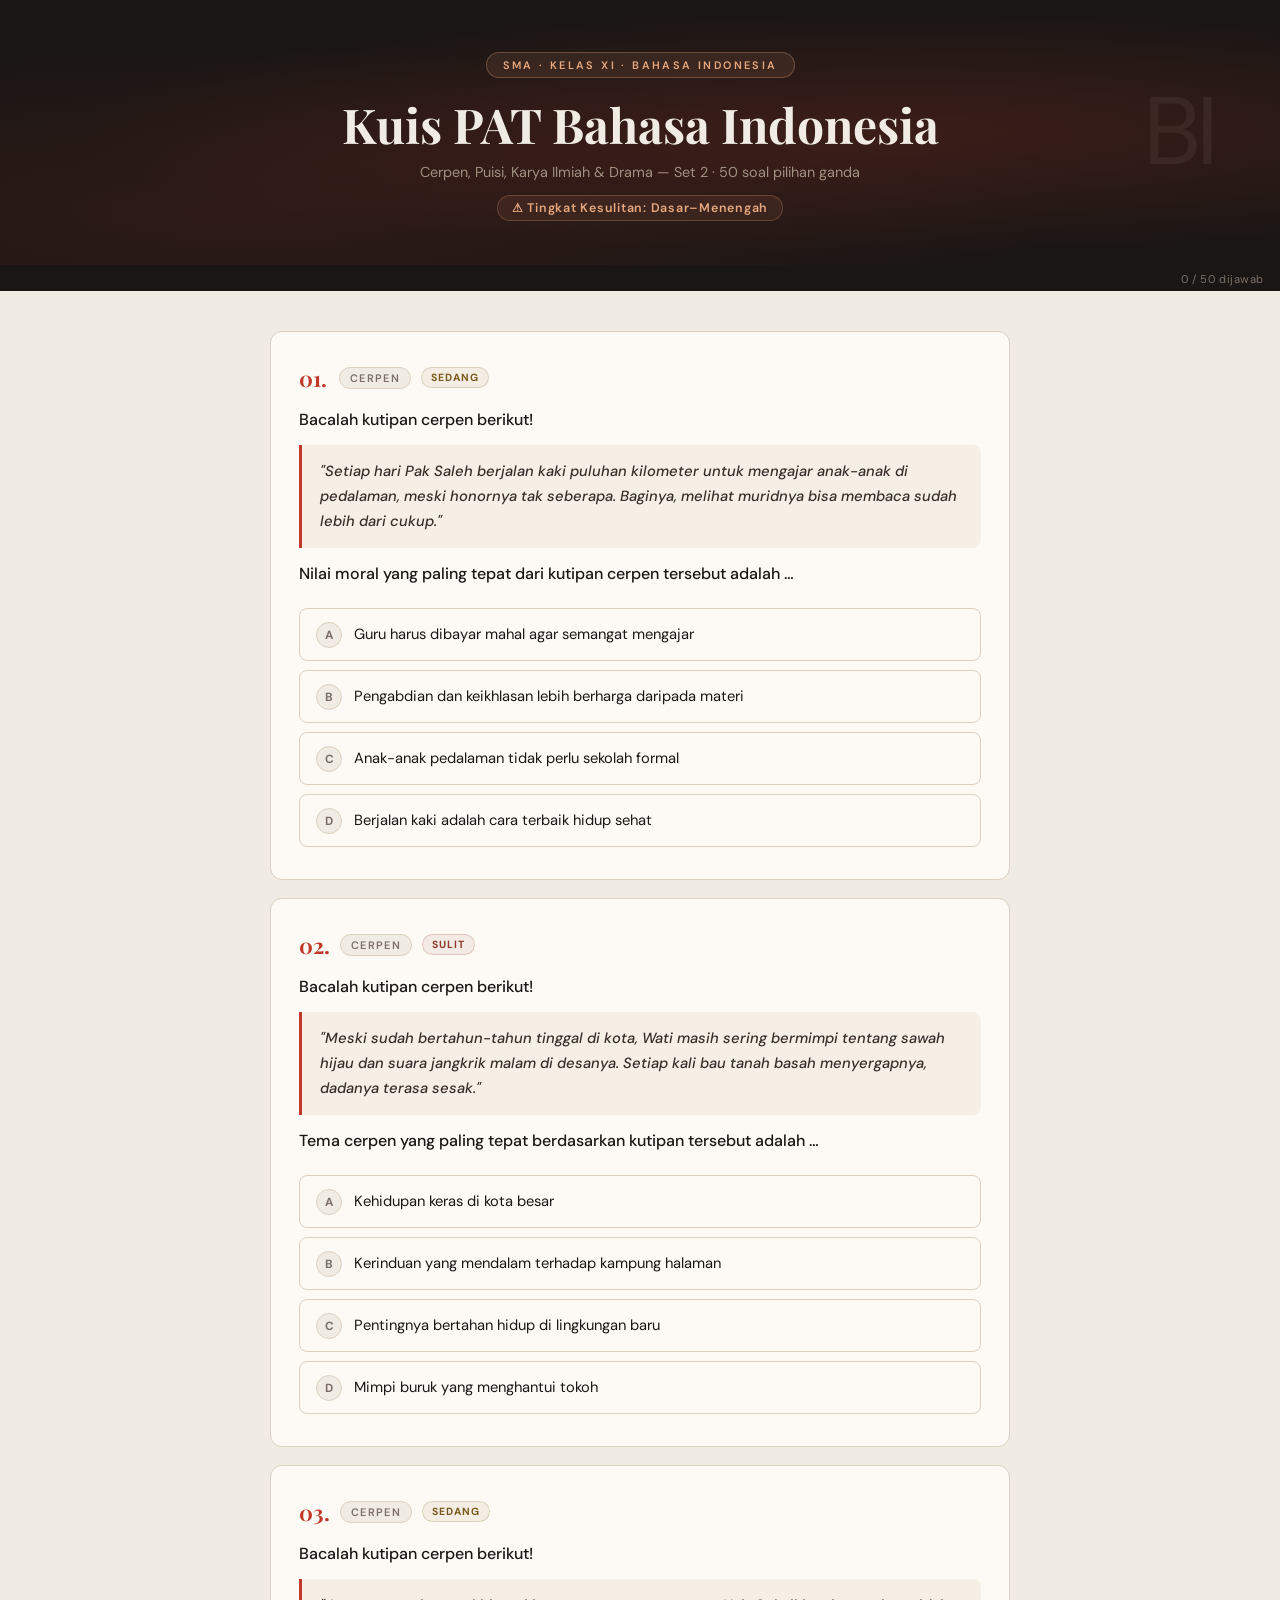
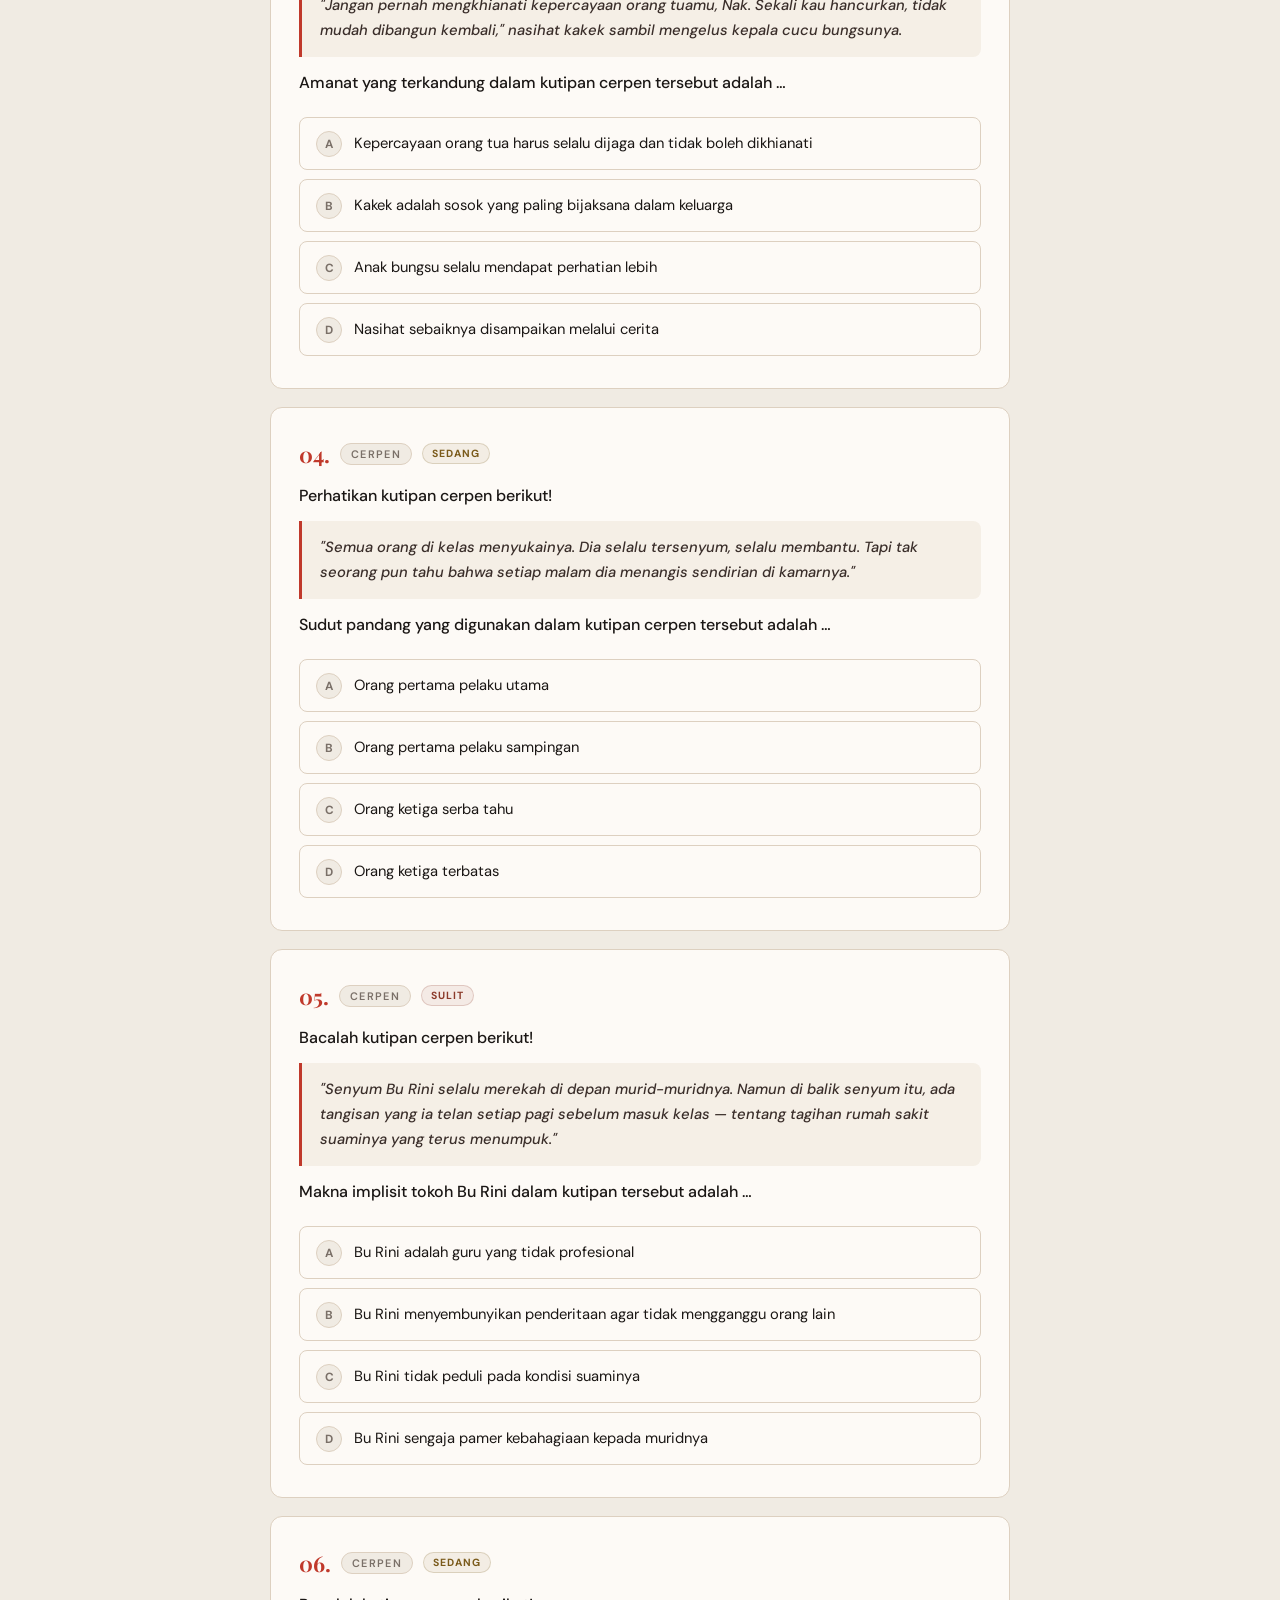
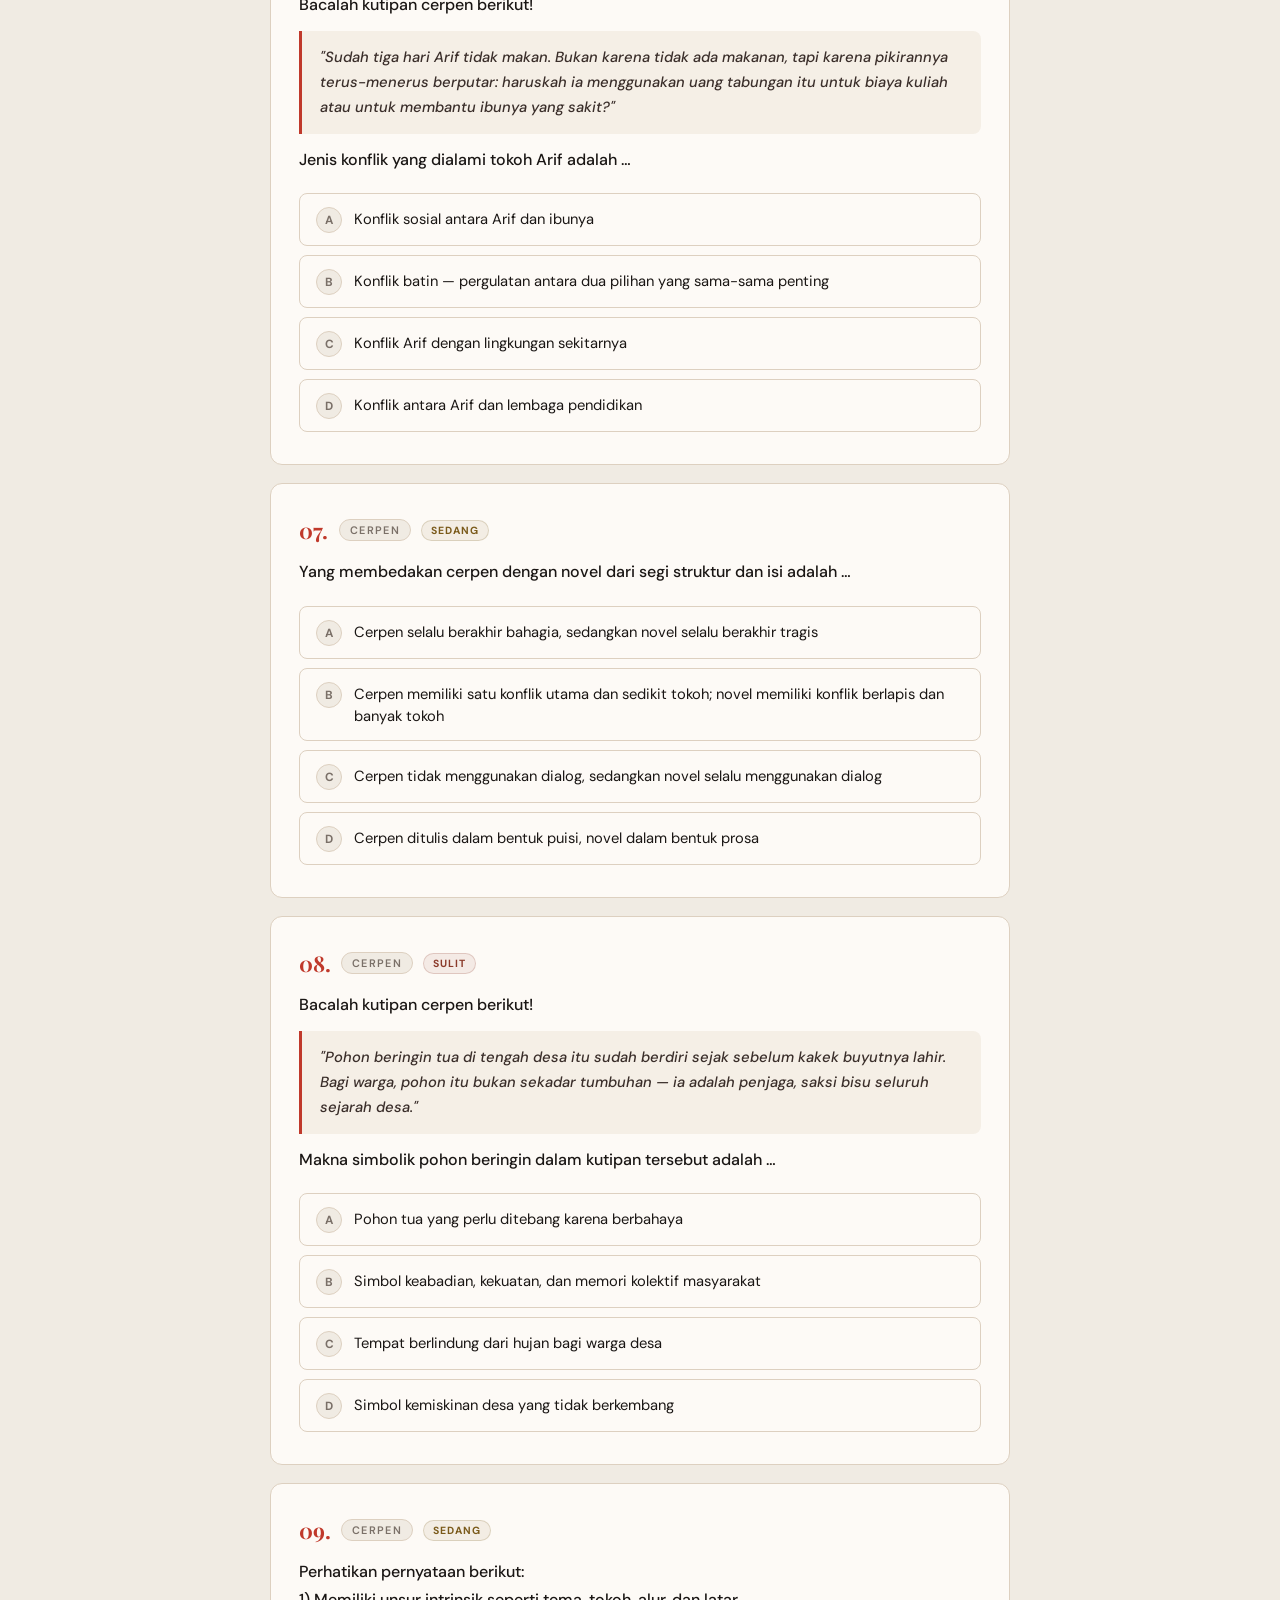
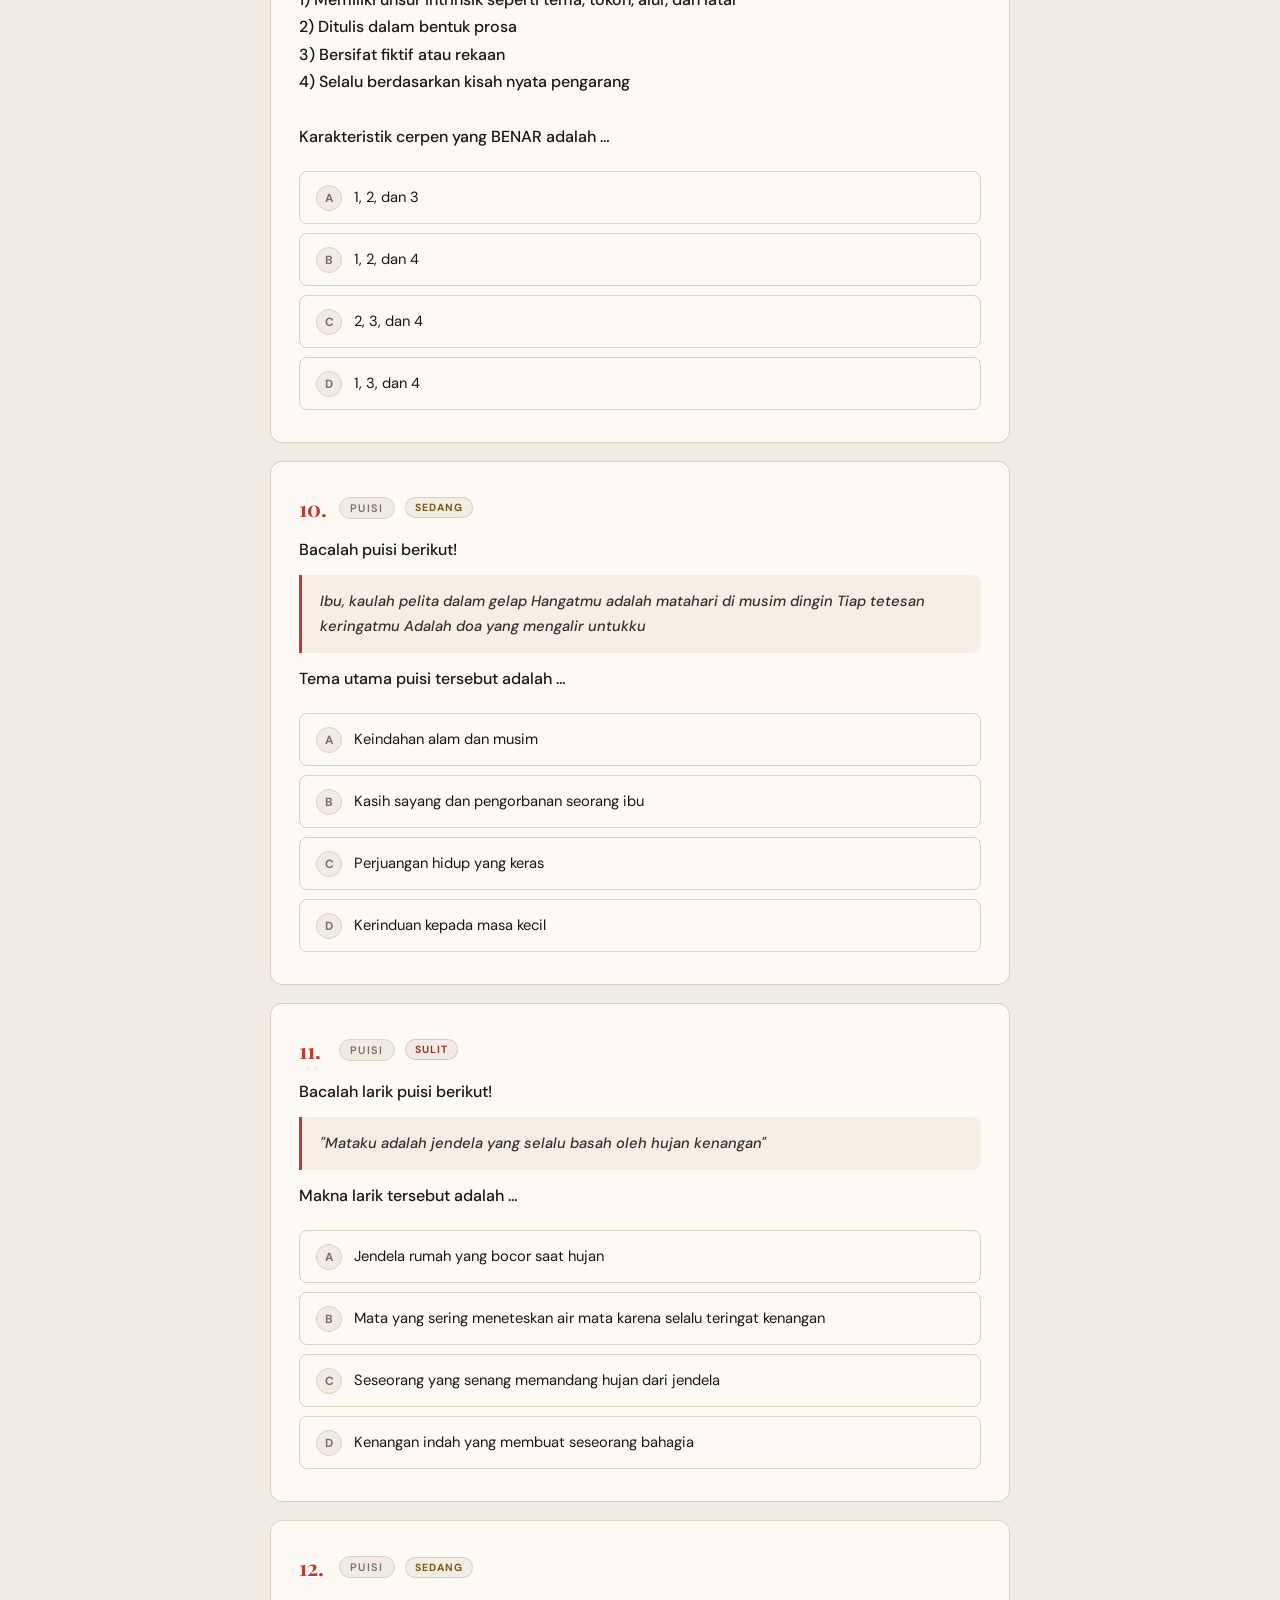
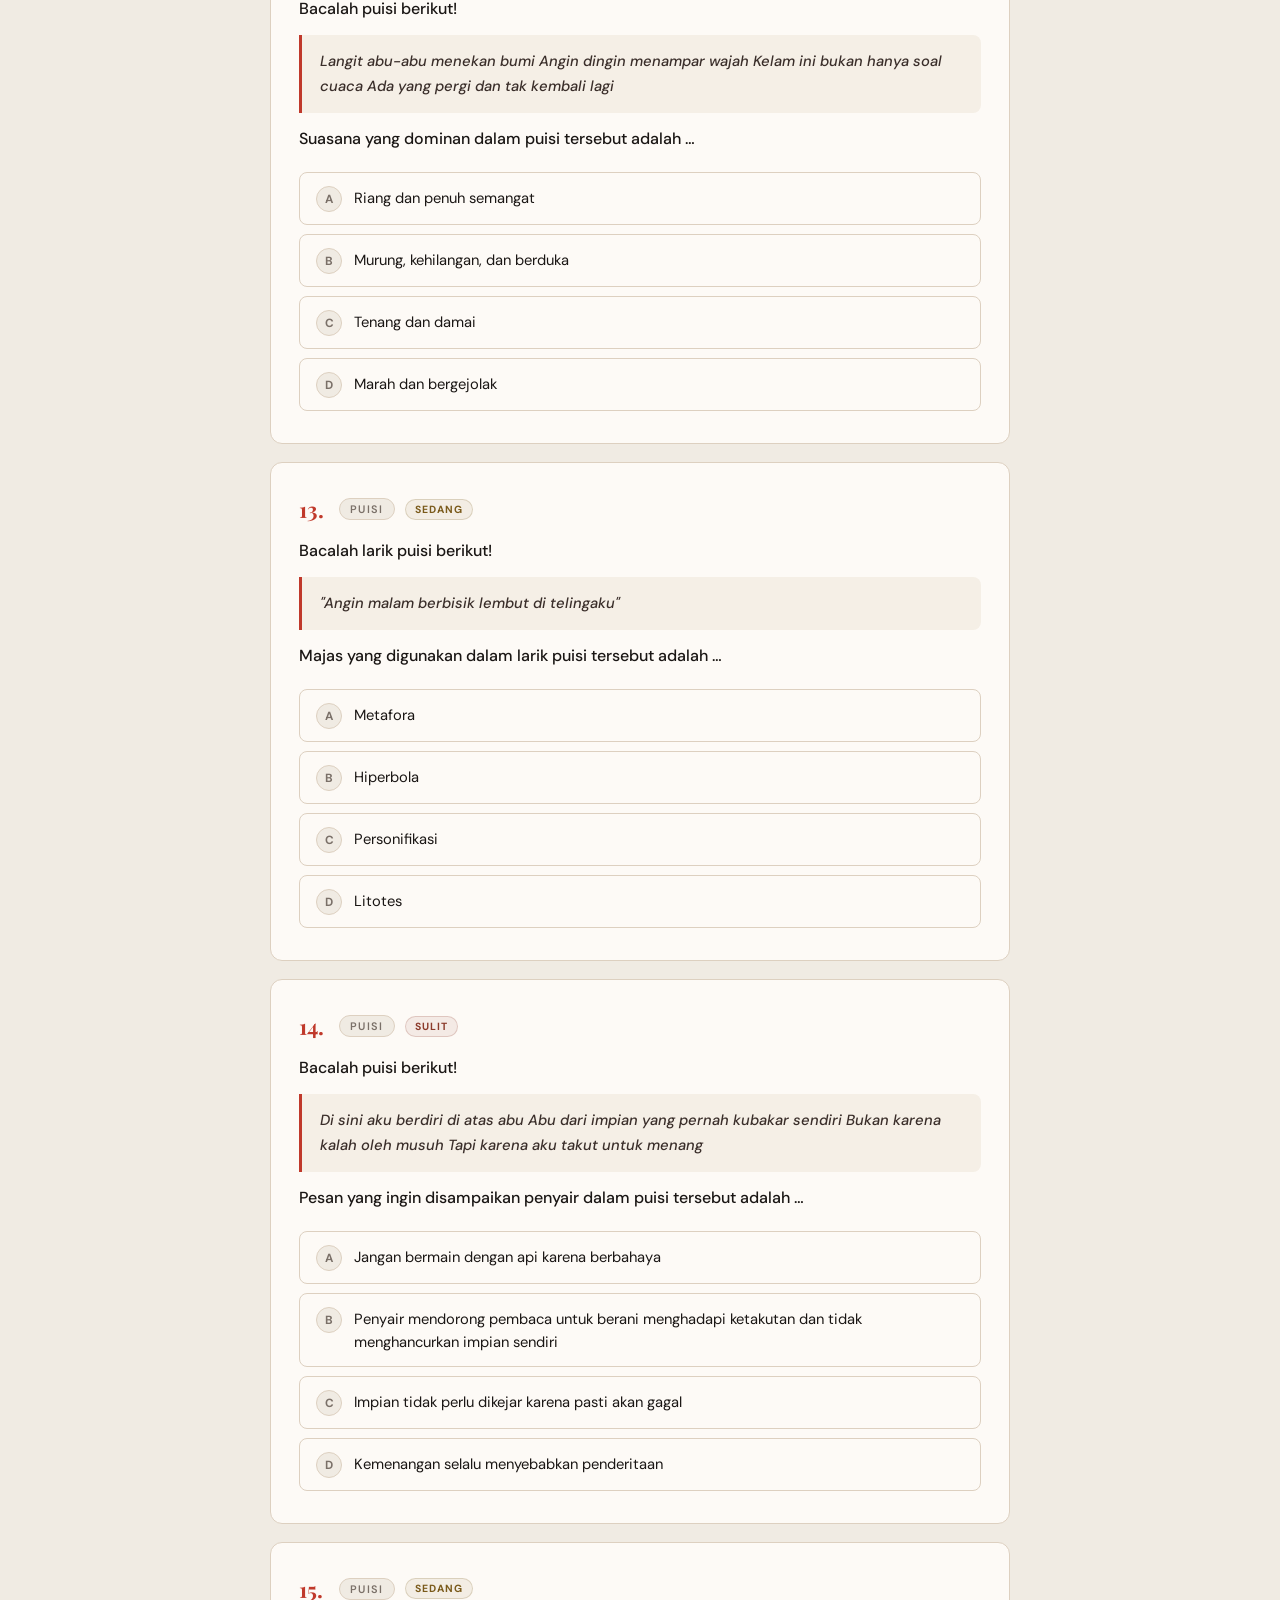
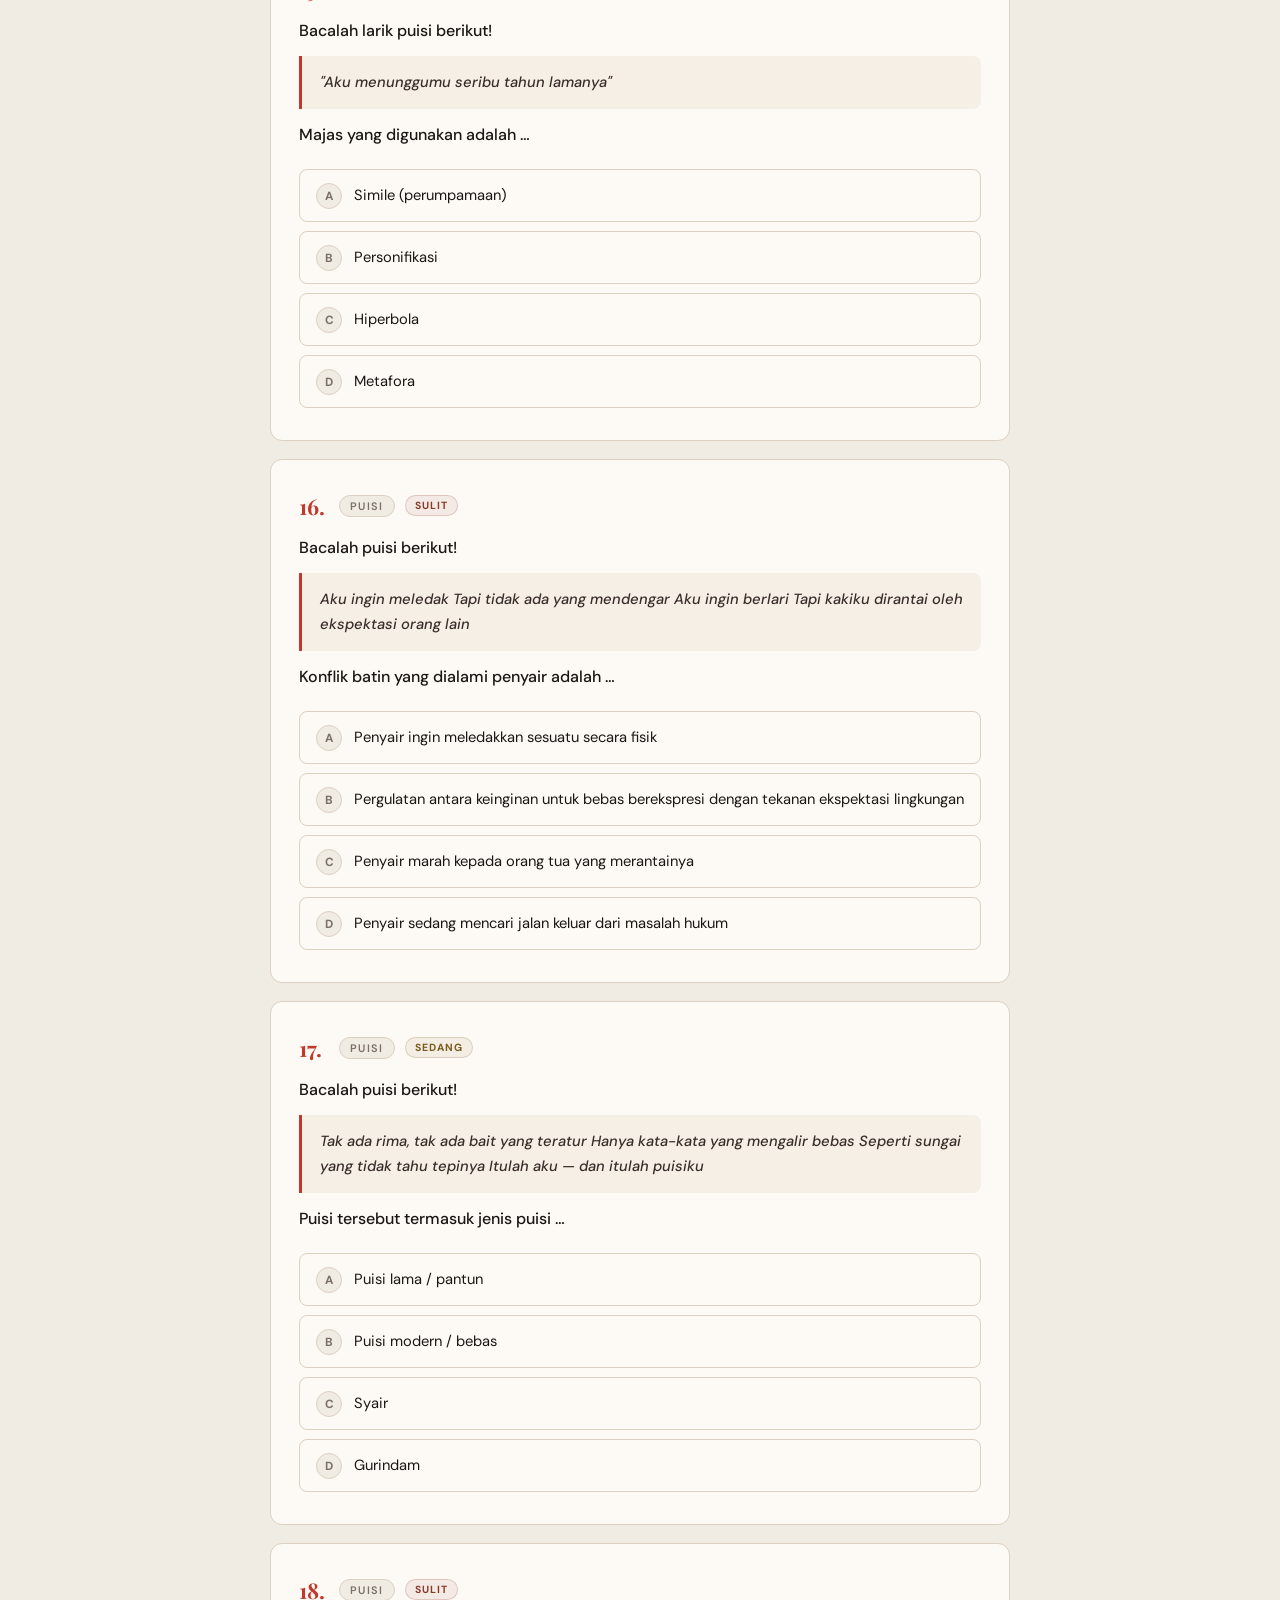
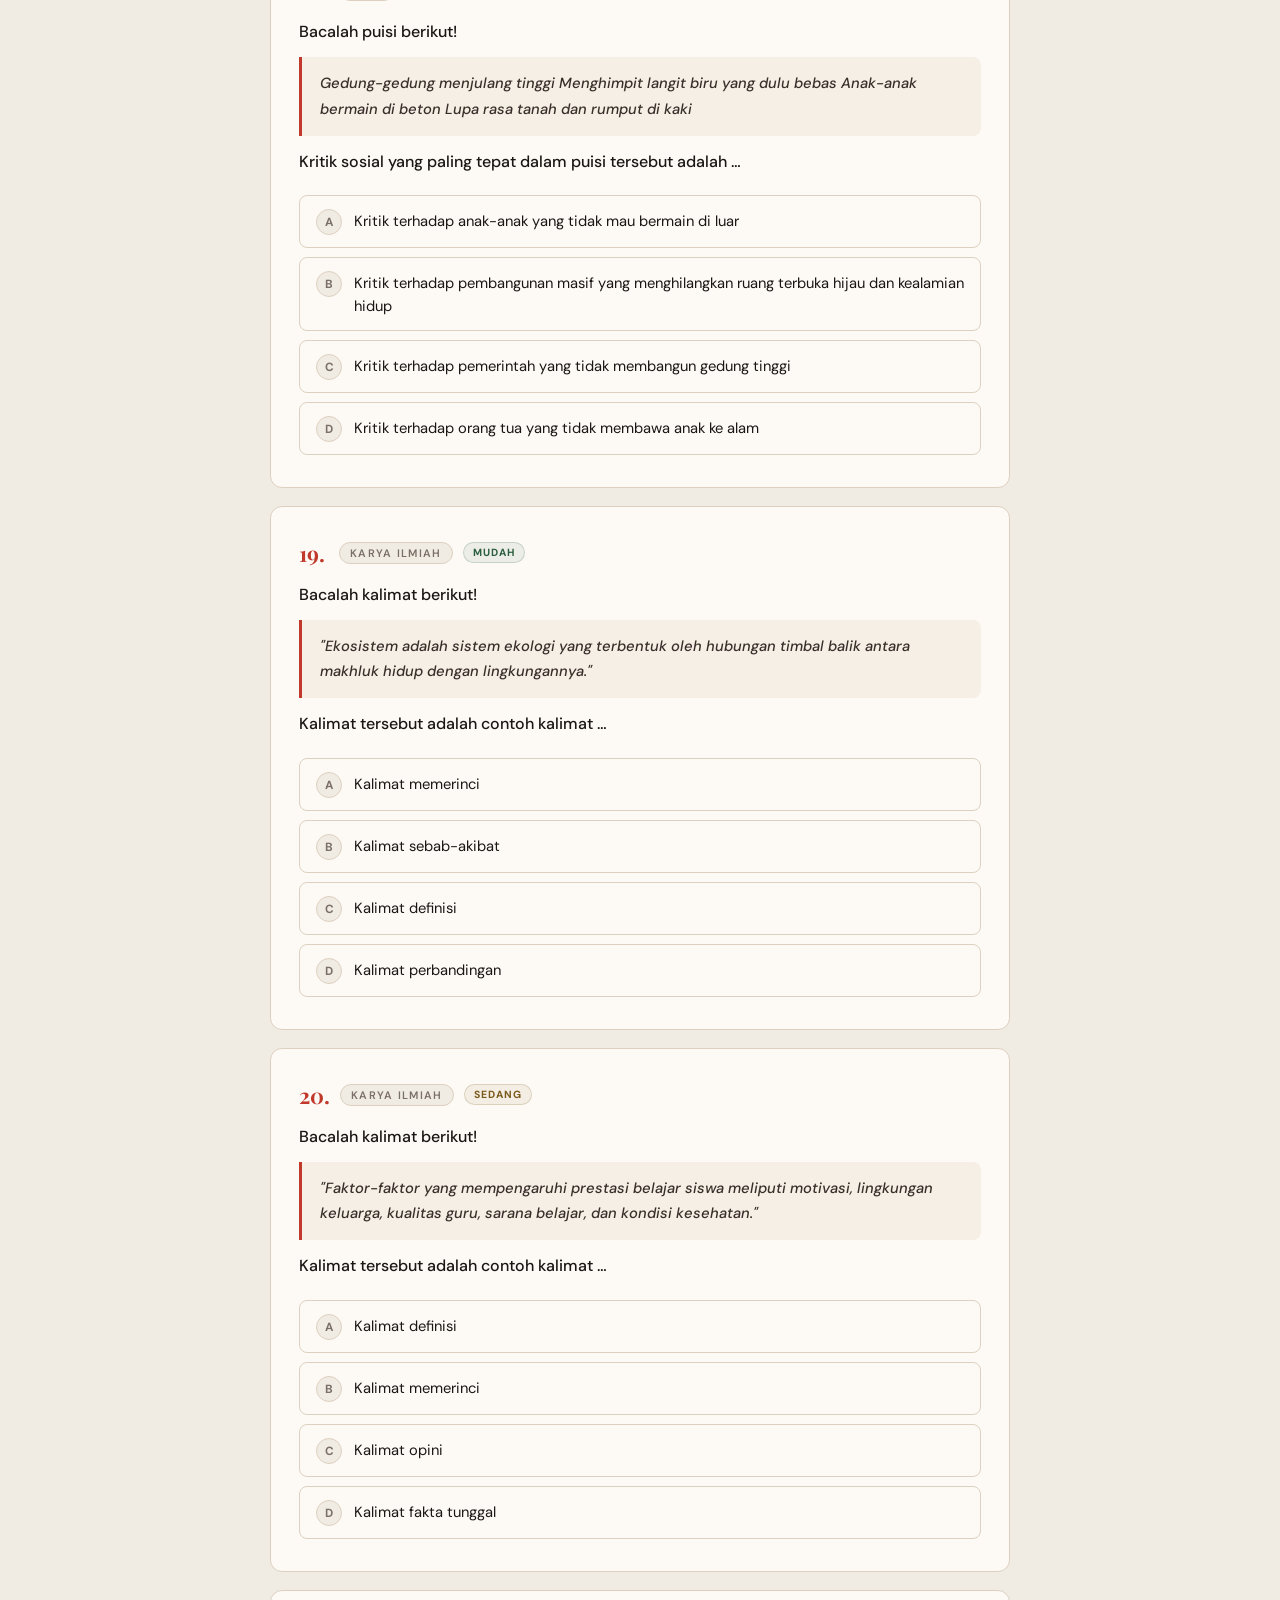
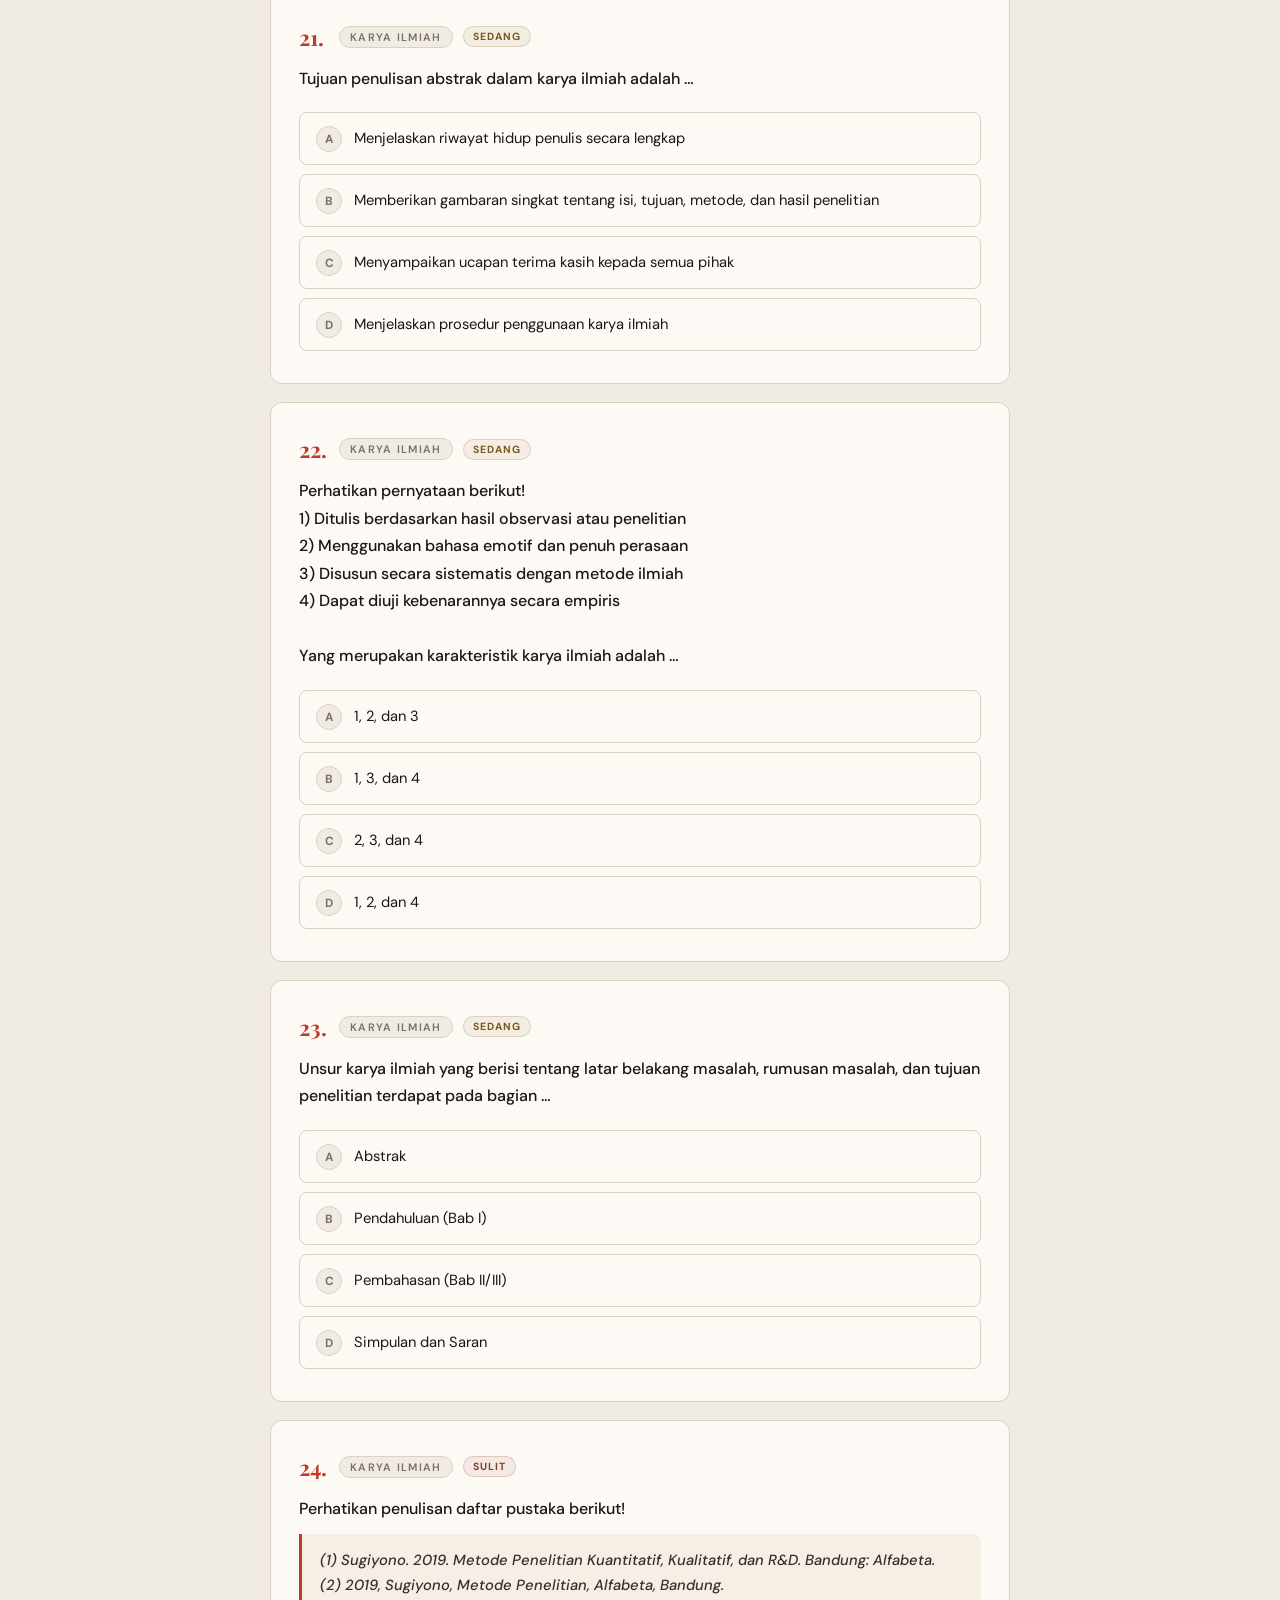
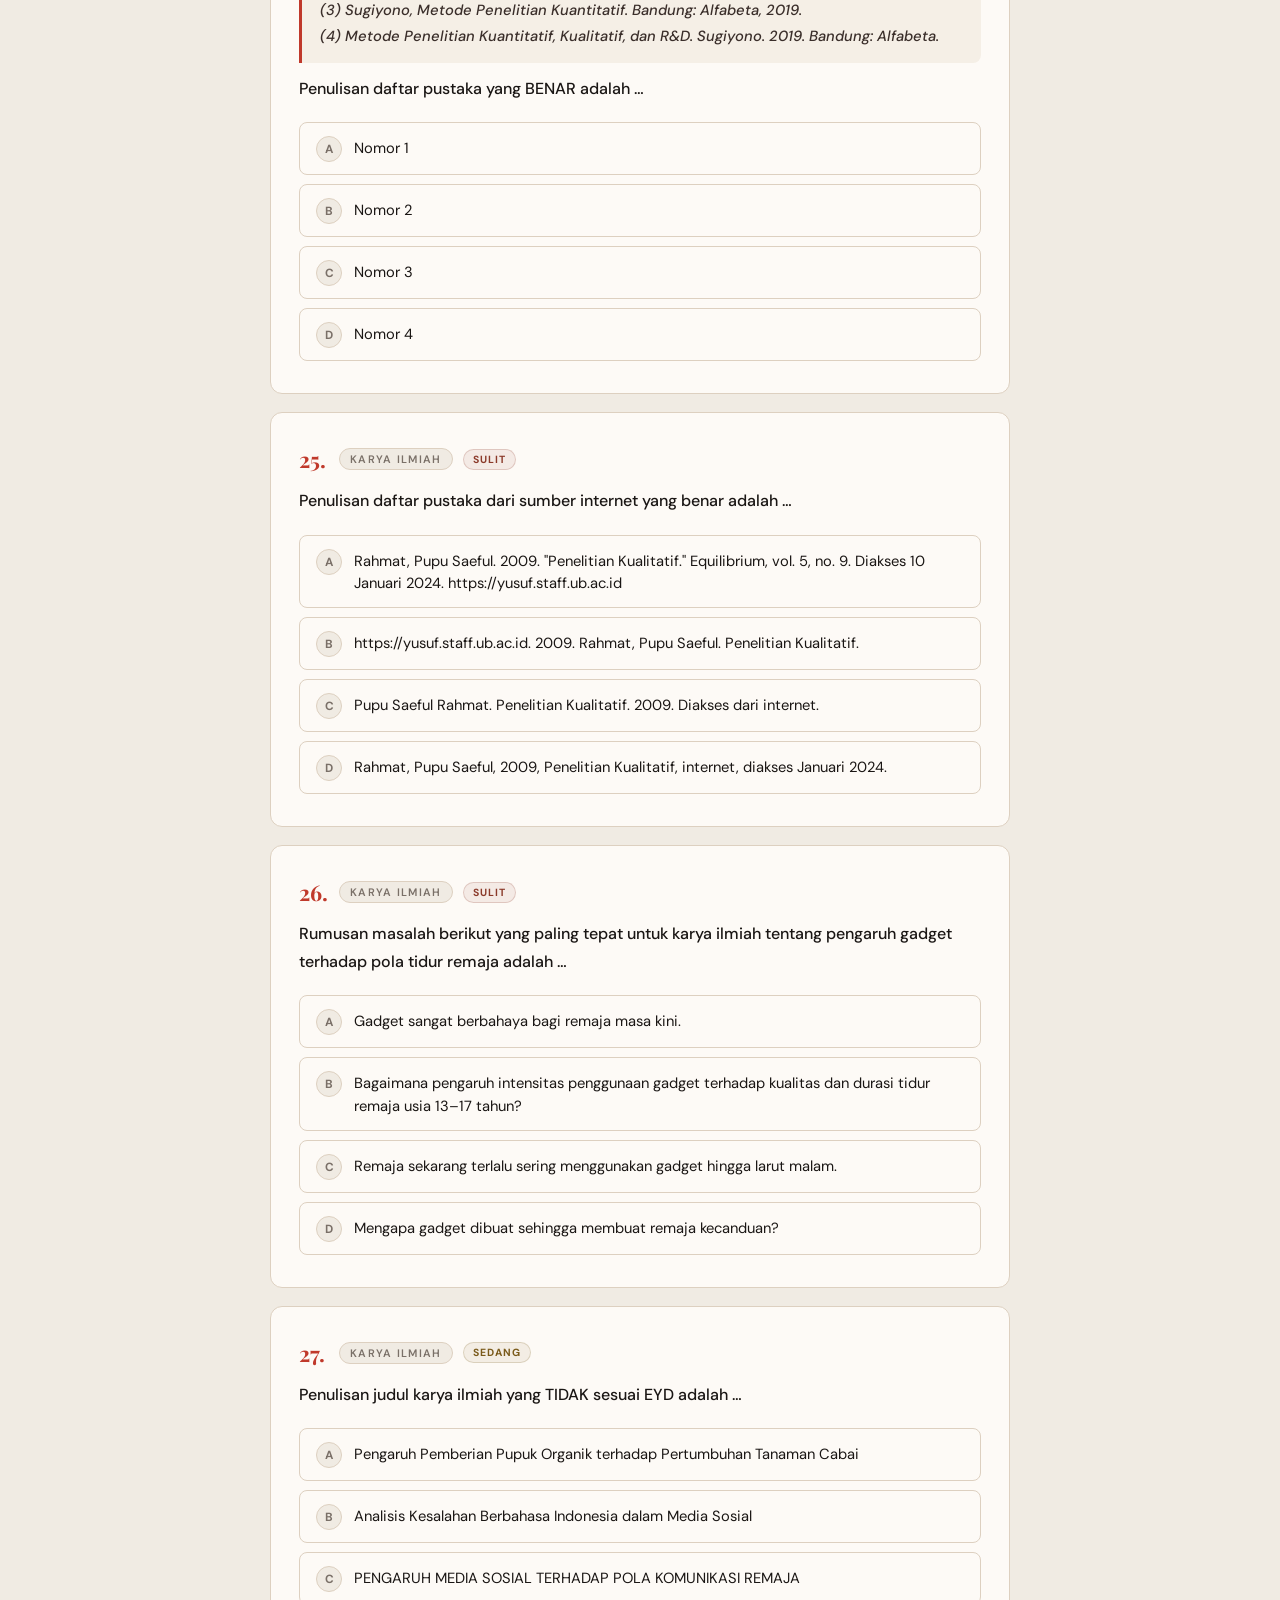
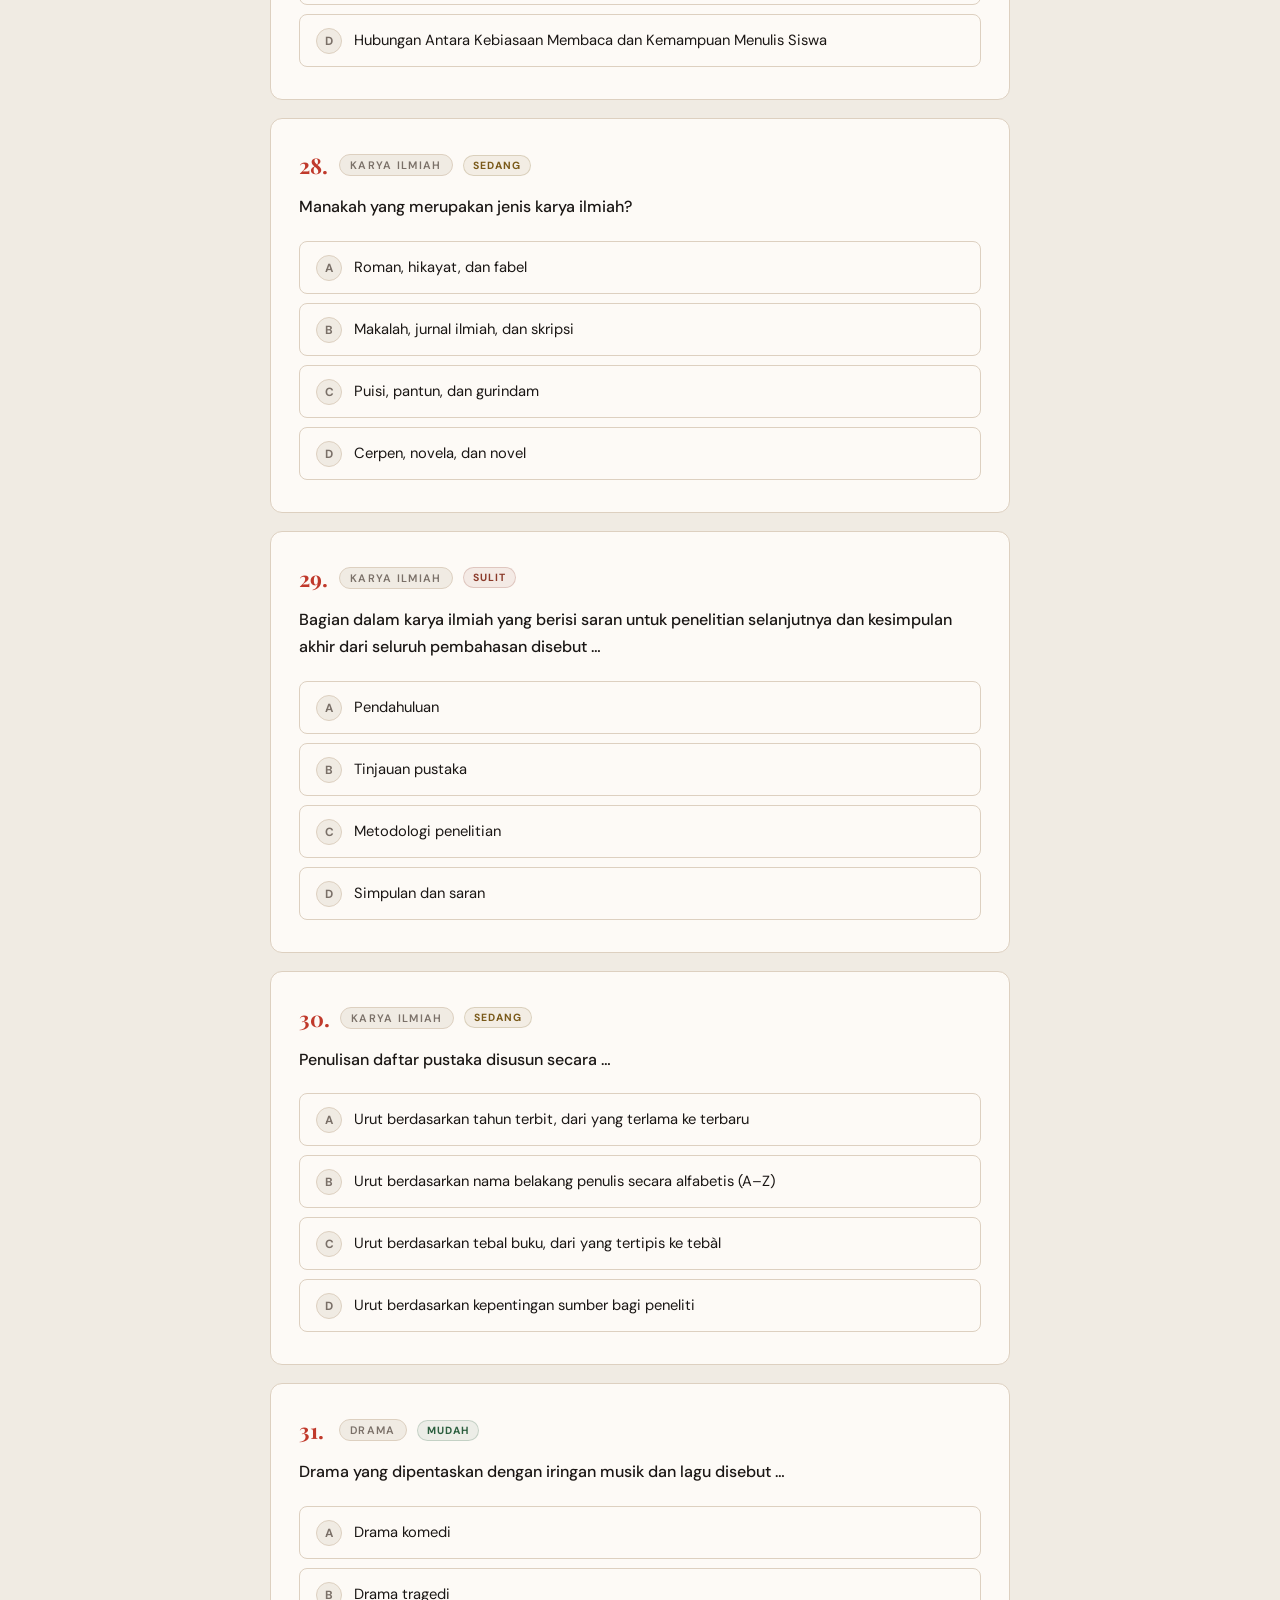
<file: bahasa_indonesia_kuis_pat_xi_set2.html>
<!DOCTYPE html>
<html lang="id">
<head>
  <meta charset="UTF-8" />
  <meta name="viewport" content="width=device-width, initial-scale=1.0"/>
  <title>Kuis Bahasa Indonesia — PAT Semester II — SMA Kelas XI (Set 2)</title>
  <link href="https://fonts.googleapis.com/css2?family=Playfair+Display:ital,wght@0,700;1,600&family=DM+Sans:wght@400;500;600&display=swap" rel="stylesheet"/>
  <style>
    *, *::before, *::after { box-sizing: border-box; margin: 0; padding: 0; }
    :root {
      --bg: #F0EBE3; --surface: #FDFAF6; --ink: #1A1614;
      --muted: #7A7068; --accent: #C0392B; --border: #DDD0C0;
      --correct: #2B5E3E; --wrong: #8B2020; --radius: 12px;
    }
    html { scroll-behavior: smooth; }
    body { font-family: 'DM Sans', sans-serif; background: var(--bg); color: var(--ink); min-height: 100vh; padding: 0 0 80px; }

    header {
      background: var(--ink); color: #F0EBE3;
      padding: 52px 24px 44px; text-align: center; position: relative; overflow: hidden;
    }
    header::before {
      content: ''; position: absolute; inset: 0;
      background: radial-gradient(ellipse at 70% 50%, rgba(192,57,43,.2) 0%, transparent 65%),
                  radial-gradient(ellipse at 20% 80%, rgba(192,57,43,.12) 0%, transparent 55%);
    }
    header .label {
      position: relative; display: inline-block; font-size: .68rem; font-weight: 600;
      letter-spacing: .22em; text-transform: uppercase; color: #E8A87C;
      background: rgba(232,168,124,.1); border: 1px solid rgba(232,168,124,.3);
      padding: 5px 16px; border-radius: 99px; margin-bottom: 18px;
    }
    header h1 {
      position: relative;
      font-family: 'Playfair Display', Georgia, serif;
      font-size: clamp(1.9rem, 5vw, 3rem); line-height: 1.18;
    }
    header .hanzi-deco {
      position: absolute; right: 5%; top: 50%; transform: translateY(-50%);
      font-size: 6rem; opacity: .06; user-select: none; line-height: 1;
    }
    header .sub {
      position: relative; margin-top: 10px; color: #A09080; font-size: .9rem;
    }
    header .difficulty {
      position: relative; display: inline-block; margin-top: 14px;
      font-size: .78rem; font-weight: 600; color: #E8A87C;
      background: rgba(232,168,124,.08); border: 1px solid rgba(232,168,124,.25);
      padding: 4px 14px; border-radius: 99px; letter-spacing: .06em;
    }

    #progress-wrap { position: sticky; top: 0; z-index: 10; background: var(--ink); }
    #progress-bar { height: 3px; background: var(--accent); width: 0%; transition: width .35s ease; }
    #progress-count {
      text-align: right; padding: 4px 16px 5px; font-size: .7rem;
      color: #7A7068; background: var(--ink); letter-spacing: .05em;
    }

    .container { max-width: 780px; margin: 0 auto; padding: 40px 20px 0; }

    .question-card {
      background: var(--surface); border: 1px solid var(--border);
      border-radius: var(--radius); padding: 32px 28px; margin-bottom: 18px;
      transition: box-shadow .2s;
    }
    .question-card:hover { box-shadow: 0 4px 22px rgba(0,0,0,.07); }
    .question-card.unanswered { border-color: #C8962A; box-shadow: 0 0 0 3px rgba(200,150,42,.14); }

    .q-meta { display: flex; align-items: center; gap: 10px; margin-bottom: 14px; flex-wrap: wrap; }
    .q-num { font-family: 'Playfair Display', serif; font-size: 1.35rem; font-weight: 700; color: var(--accent); min-width: 30px; }
    .q-tag {
      font-size: .68rem; font-weight: 600; letter-spacing: .12em; text-transform: uppercase;
      color: var(--muted); background: var(--bg); border: 1px solid var(--border);
      padding: 3px 10px; border-radius: 99px;
    }
    .q-diff {
      font-size: .65rem; font-weight: 700; letter-spacing: .1em; text-transform: uppercase;
      padding: 3px 9px; border-radius: 99px;
    }
    .q-diff.hard   { color: #8B3A2A; background: rgba(139,58,42,.08); border: 1px solid rgba(139,58,42,.2); }
    .q-diff.medium { color: #7A5A1A; background: rgba(122,90,26,.08); border: 1px solid rgba(122,90,26,.2); }
    .q-diff.easy   { color: #2B5E3E; background: rgba(43,94,62,.08);  border: 1px solid rgba(43,94,62,.2); }

    .q-text { font-size: 1rem; line-height: 1.72; font-weight: 500; margin-bottom: 20px; }
    .q-text .kutipan {
      display: block; background: #F5EFE6; border-left: 3px solid var(--accent);
      padding: 14px 18px; margin: 12px 0; border-radius: 0 8px 8px 0;
      font-style: italic; font-size: .92rem; line-height: 1.7; color: #3A2E2A;
    }
    .q-note { font-size: .82rem; color: var(--muted); font-style: italic; margin-bottom: 16px; margin-top: -10px; }

    .options { display: flex; flex-direction: column; gap: 9px; }
    .option-label {
      display: flex; align-items: flex-start; gap: 12px;
      padding: 12px 16px; border: 1.5px solid var(--border); border-radius: 8px;
      cursor: pointer; transition: border-color .15s, background .15s; user-select: none;
    }
    .option-label:hover { border-color: var(--accent); background: #FBF4EE; }
    .option-label input[type="radio"] { display: none; }
    .opt-letter {
      flex-shrink: 0; width: 26px; height: 26px; border-radius: 50%;
      background: var(--bg); border: 1.5px solid var(--border);
      display: flex; align-items: center; justify-content: center;
      font-size: .74rem; font-weight: 700; color: var(--muted);
      transition: all .15s; margin-top: 1px;
    }
    .option-label:has(input:checked) { border-color: var(--accent); background: #FBF4EE; }
    .option-label:has(input:checked) .opt-letter { background: var(--accent); border-color: var(--accent); color: #fff; }
    .opt-text { font-size: .92rem; line-height: 1.55; padding-top: 2px; }

    .option-label.correct { border-color: var(--correct); background: #EAF3EE; }
    .option-label.correct .opt-letter { background: var(--correct); border-color: var(--correct); color: #fff; }
    .option-label.wrong { border-color: var(--wrong); background: #FAF0EE; }
    .option-label.wrong .opt-letter { background: var(--wrong); border-color: var(--wrong); color: #fff; }

    #btn-wrap { text-align: center; margin-top: 40px; }
    #submit-btn {
      font-family: 'DM Sans', sans-serif; font-size: 1rem; font-weight: 600;
      background: var(--ink); color: #F0EBE3; border: none;
      padding: 16px 56px; border-radius: 8px; cursor: pointer;
      transition: background .2s, transform .1s; letter-spacing: .04em;
    }
    #submit-btn:hover { background: #2A2420; transform: translateY(-1px); }
    #submit-btn:active { transform: translateY(0); }
    #submit-btn:disabled { opacity: .4; cursor: not-allowed; }

    #warn-msg {
      display: none; margin-top: 12px; font-size: .86rem; color: #8B6200;
      background: #FFF8E6; border: 1px solid #DEB84A; border-radius: 8px;
      padding: 10px 18px; text-align: center;
    }

    #hasil {
      display: none; margin-top: 44px; background: var(--ink); color: #F0EBE3;
      border-radius: var(--radius); padding: 44px 32px; text-align: center;
      animation: fadeUp .5s ease both;
    }
    @keyframes fadeUp { from { opacity:0; transform:translateY(24px); } to { opacity:1; transform:translateY(0); } }
    .score-label { font-size: .72rem; letter-spacing: .2em; text-transform: uppercase; color: #9A8878; margin-bottom: 10px; }
    .score-num { font-family: 'Playfair Display', serif; font-size: clamp(3.5rem,10vw,5.5rem); font-weight: 700; line-height: 1; color: var(--accent); }
    .score-of { font-size: .88rem; color: #9A8878; margin-top: 6px; }
    .predikat { display: inline-block; margin-top: 18px; font-size: 1rem; font-weight: 600; padding: 7px 22px; border-radius: 99px; border: 1.5px solid rgba(255,255,255,.15); }
    .divider { width: 48px; height: 2px; background: rgba(255,255,255,.1); margin: 24px auto; }
    .summary-row { display: flex; justify-content: center; gap: 36px; flex-wrap: wrap; margin-bottom: 30px; }
    .stat .val { font-size: 1.65rem; font-weight: 700; }
    .stat .val.g { color: #7DCFAA; }
    .stat .val.r { color: #E07878; }
    .stat .lbl { font-size: .75rem; color: #9A8878; margin-top: 3px; }
    .kunci-title { font-family: 'Playfair Display', serif; font-size: 1.22rem; margin-bottom: 18px; }
    .kunci-grid { display: grid; grid-template-columns: repeat(auto-fill,minmax(270px,1fr)); gap: 10px; text-align: left; }
    .kunci-item { background: rgba(255,255,255,.05); border: 1px solid rgba(255,255,255,.09); border-radius: 8px; padding: 12px 14px; font-size: .84rem; line-height: 1.55; }
    .kunci-item.ok { border-color: rgba(125,207,170,.2); }
    .ki-no { color: #E8A87C; font-weight: 700; margin-bottom: 4px; font-size: .8rem; }
    .ki-ans { color: #7DCFAA; font-weight: 600; }
    .ki-your { color: #E07878; font-size: .8rem; margin-top: 3px; }
    .ki-explain { color: #9A8878; font-size: .78rem; margin-top: 4px; font-style: italic; }

    #retry-btn {
      margin-top: 28px; font-family: 'DM Sans', sans-serif; font-size: .92rem; font-weight: 600;
      background: transparent; color: #F0EBE3; border: 1.5px solid rgba(255,255,255,.22);
      padding: 12px 36px; border-radius: 8px; cursor: pointer; transition: all .2s;
    }
    #retry-btn:hover { border-color: rgba(255,255,255,.6); background: rgba(255,255,255,.06); }

    @media (max-width: 500px) { .question-card { padding: 22px 16px; } #hasil { padding: 32px 16px; } }
  </style>
</head>
<body>

<header>
  <div class="hanzi-deco">BI</div>
  <div class="label">SMA &middot; Kelas XI &middot; Bahasa Indonesia</div>
  <h1>Kuis PAT Bahasa Indonesia</h1>
  <p class="sub">Cerpen, Puisi, Karya Ilmiah &amp; Drama &mdash; Set 2 &middot; 50 soal pilihan ganda</p>
  <div class="difficulty">&#9888; Tingkat Kesulitan: Dasar–Menengah</div>
</header>
<div id="progress-wrap">
  <div id="progress-bar"></div>
  <div id="progress-count">0 / 50 dijawab</div>
</div>

<div class="container">
  <div id="quiz-form"></div>
  <div id="btn-wrap">
    <button id="submit-btn">Kirim Jawaban</button>
    <div id="warn-msg">&#9888; Masih ada soal yang belum dijawab. Lengkapi semua jawaban terlebih dahulu.</div>
  </div>
  <div id="hasil"></div>
</div>

<script>
const questions = [

  // ===== CERPEN (1–9) =====
  {
    topic: "Cerpen", diff: "medium",
    q: 'Bacalah kutipan cerpen berikut!<span class="kutipan">"Setiap hari Pak Saleh berjalan kaki puluhan kilometer untuk mengajar anak-anak di pedalaman, meski honornya tak seberapa. Baginya, melihat muridnya bisa membaca sudah lebih dari cukup."</span>Nilai moral yang paling tepat dari kutipan cerpen tersebut adalah …',
    opts: ["Guru harus dibayar mahal agar semangat mengajar", "Pengabdian dan keikhlasan lebih berharga daripada materi", "Anak-anak pedalaman tidak perlu sekolah formal", "Berjalan kaki adalah cara terbaik hidup sehat"],
    ans: 1,
    explain: "Nilai moral adalah ajaran tentang baik-buruk yang bisa dipetik dari cerita. Tokoh Pak Saleh yang rela berjalan jauh dengan honor kecil demi pendidikan anak mencerminkan nilai pengabdian tulus dan keikhlasan."
  },
  {
    topic: "Cerpen", diff: "hard",
    q: 'Bacalah kutipan cerpen berikut!<span class="kutipan">"Meski sudah bertahun-tahun tinggal di kota, Wati masih sering bermimpi tentang sawah hijau dan suara jangkrik malam di desanya. Setiap kali bau tanah basah menyergapnya, dadanya terasa sesak."</span>Tema cerpen yang paling tepat berdasarkan kutipan tersebut adalah …',
    opts: ["Kehidupan keras di kota besar", "Kerinduan yang mendalam terhadap kampung halaman", "Pentingnya bertahan hidup di lingkungan baru", "Mimpi buruk yang menghantui tokoh"],
    ans: 1,
    explain: "Tema adalah gagasan utama yang mendasari cerita. Kutipan ini menonjolkan perasaan rindu Wati terhadap kampung halaman melalui detail sawah hijau, suara jangkrik, dan bau tanah — semuanya menunjuk tema kerinduan pada tanah kelahiran."
  },
  {
    topic: "Cerpen", diff: "medium",
    q: 'Bacalah kutipan cerpen berikut!<span class="kutipan">"Jangan pernah mengkhianati kepercayaan orang tuamu, Nak. Sekali kau hancurkan, tidak mudah dibangun kembali," nasihat kakek sambil mengelus kepala cucu bungsunya.</span>Amanat yang terkandung dalam kutipan cerpen tersebut adalah …',
    opts: ["Kepercayaan orang tua harus selalu dijaga dan tidak boleh dikhianati", "Kakek adalah sosok yang paling bijaksana dalam keluarga", "Anak bungsu selalu mendapat perhatian lebih", "Nasihat sebaiknya disampaikan melalui cerita"],
    ans: 0,
    explain: "Amanat adalah pesan moral yang ingin disampaikan pengarang. Dialog kakek secara langsung menyampaikan pesan: kepercayaan orang tua sangat berharga dan harus dijaga, karena jika dikhianati sulit dipulihkan."
  },
  {
    topic: "Cerpen", diff: "medium",
    q: 'Perhatikan kutipan cerpen berikut!<span class="kutipan">"Semua orang di kelas menyukainya. Dia selalu tersenyum, selalu membantu. Tapi tak seorang pun tahu bahwa setiap malam dia menangis sendirian di kamarnya."</span>Sudut pandang yang digunakan dalam kutipan cerpen tersebut adalah …',
    opts: ["Orang pertama pelaku utama", "Orang pertama pelaku sampingan", "Orang ketiga serba tahu", "Orang ketiga terbatas"],
    ans: 2,
    explain: "Sudut pandang orang ketiga serba tahu (omniscient): narator mengetahui segala sesuatu tentang semua tokoh, termasuk perasaan terdalam yang tidak diketahui tokoh lain. Buktinya: narator tahu semua orang menyukainya DAN tahu bahwa ia menangis sendirian setiap malam."
  },
  {
    topic: "Cerpen", diff: "hard",
    q: 'Bacalah kutipan cerpen berikut!<span class="kutipan">"Senyum Bu Rini selalu merekah di depan murid-muridnya. Namun di balik senyum itu, ada tangisan yang ia telan setiap pagi sebelum masuk kelas — tentang tagihan rumah sakit suaminya yang terus menumpuk."</span>Makna implisit tokoh Bu Rini dalam kutipan tersebut adalah …',
    opts: ["Bu Rini adalah guru yang tidak profesional", "Bu Rini menyembunyikan penderitaan agar tidak mengganggu orang lain", "Bu Rini tidak peduli pada kondisi suaminya", "Bu Rini sengaja pamer kebahagiaan kepada muridnya"],
    ans: 1,
    explain: "Makna implisit adalah makna tersembunyi di balik perilaku tokoh. Bu Rini yang tetap tersenyum meski menanggung beban berat tagihan rumah sakit suaminya mengandung makna: ia memendam penderitaan demi menjaga profesionalisme dan tidak membebani orang lain."
  },
  {
    topic: "Cerpen", diff: "medium",
    q: 'Bacalah kutipan cerpen berikut!<span class="kutipan">"Sudah tiga hari Arif tidak makan. Bukan karena tidak ada makanan, tapi karena pikirannya terus-menerus berputar: haruskah ia menggunakan uang tabungan itu untuk biaya kuliah atau untuk membantu ibunya yang sakit?"</span>Jenis konflik yang dialami tokoh Arif adalah …',
    opts: ["Konflik sosial antara Arif dan ibunya", "Konflik batin — pergulatan antara dua pilihan yang sama-sama penting", "Konflik Arif dengan lingkungan sekitarnya", "Konflik antara Arif dan lembaga pendidikan"],
    ans: 1,
    explain: "Konflik batin (konflik internal/manusia vs dirinya sendiri) terjadi ketika tokoh harus memilih antara dua hal yang sama-sama penting. Arif bergulat dengan dirinya sendiri — antara impian kuliah vs tanggung jawab kepada ibu yang sakit."
  },
  {
    topic: "Cerpen", diff: "medium",
    q: 'Yang membedakan cerpen dengan novel dari segi struktur dan isi adalah …',
    opts: [
      "Cerpen selalu berakhir bahagia, sedangkan novel selalu berakhir tragis",
      "Cerpen memiliki satu konflik utama dan sedikit tokoh; novel memiliki konflik berlapis dan banyak tokoh",
      "Cerpen tidak menggunakan dialog, sedangkan novel selalu menggunakan dialog",
      "Cerpen ditulis dalam bentuk puisi, novel dalam bentuk prosa"
    ],
    ans: 1,
    explain: "Perbedaan cerpen dan novel: Cerpen — satu konflik utama, tokoh terbatas, alur tunggal, bisa dibaca sekali duduk. Novel — konflik berlapis, banyak tokoh, alur kompleks, dan membutuhkan waktu lebih lama untuk dibaca."
  },
  {
    topic: "Cerpen", diff: "hard",
    q: 'Bacalah kutipan cerpen berikut!<span class="kutipan">"Pohon beringin tua di tengah desa itu sudah berdiri sejak sebelum kakek buyutnya lahir. Bagi warga, pohon itu bukan sekadar tumbuhan — ia adalah penjaga, saksi bisu seluruh sejarah desa."</span>Makna simbolik pohon beringin dalam kutipan tersebut adalah …',
    opts: ["Pohon tua yang perlu ditebang karena berbahaya", "Simbol keabadian, kekuatan, dan memori kolektif masyarakat", "Tempat berlindung dari hujan bagi warga desa", "Simbol kemiskinan desa yang tidak berkembang"],
    ans: 1,
    explain: "Makna simbolik adalah makna kias suatu objek yang mewakili konsep lebih besar. Pohon beringin tua dalam cerpen ini melambangkan keabadian, kekuatan yang bertahan melampaui generasi, dan memori kolektif — ia adalah simbol identitas dan sejarah komunitas."
  },
  {
    topic: "Cerpen", diff: "medium",
    q: 'Perhatikan pernyataan berikut:<br>1) Memiliki unsur intrinsik seperti tema, tokoh, alur, dan latar<br>2) Ditulis dalam bentuk prosa<br>3) Bersifat fiktif atau rekaan<br>4) Selalu berdasarkan kisah nyata pengarang<br><br>Karakteristik cerpen yang BENAR adalah …',
    opts: ["1, 2, dan 3", "1, 2, dan 4", "2, 3, dan 4", "1, 3, dan 4"],
    ans: 0,
    explain: "Karakteristik cerpen: (1) memiliki unsur intrinsik, (2) ditulis dalam prosa, (3) bersifat fiktif/rekaan. Pernyataan ke-4 salah — cerpen tidak harus berdasarkan kisah nyata; pengarang bebas berkreasi dari imajinasinya."
  },

  // ===== PUISI (10–18) =====
  {
    topic: "Puisi", diff: "medium",
    q: 'Bacalah puisi berikut!<span class="kutipan">Ibu, kaulah pelita dalam gelap\nHangatmu adalah matahari di musim dingin\nTiap tetesan keringatmu\nAdalah doa yang mengalir untukku</span>Tema utama puisi tersebut adalah …',
    opts: ["Keindahan alam dan musim", "Kasih sayang dan pengorbanan seorang ibu", "Perjuangan hidup yang keras", "Kerinduan kepada masa kecil"],
    ans: 1,
    explain: "Tema puisi ditentukan dari keseluruhan isi dan gambaran yang dibangun. Kata-kata 'pelita', 'hangatmu', 'keringatmu', dan 'doa' semuanya menggambarkan kasih sayang dan pengorbanan ibu sebagai tema sentral."
  },
  {
    topic: "Puisi", diff: "hard",
    q: 'Bacalah larik puisi berikut!<span class="kutipan">"Mataku adalah jendela yang selalu basah oleh hujan kenangan"</span>Makna larik tersebut adalah …',
    opts: ["Jendela rumah yang bocor saat hujan", "Mata yang sering meneteskan air mata karena selalu teringat kenangan", "Seseorang yang senang memandang hujan dari jendela", "Kenangan indah yang membuat seseorang bahagia"],
    ans: 1,
    explain: "Larik ini menggunakan majas metafora: mata disamakan dengan jendela yang basah oleh hujan. 'Hujan kenangan' bermakna kiasan — banyaknya kenangan yang mengalir. Makna keseluruhan: seseorang yang sering menangis karena terus teringat kenangan."
  },
  {
    topic: "Puisi", diff: "medium",
    q: 'Bacalah puisi berikut!<span class="kutipan">Langit abu-abu menekan bumi\nAngin dingin menampar wajah\nKelam ini bukan hanya soal cuaca\nAda yang pergi dan tak kembali lagi</span>Suasana yang dominan dalam puisi tersebut adalah …',
    opts: ["Riang dan penuh semangat", "Murung, kehilangan, dan berduka", "Tenang dan damai", "Marah dan bergejolak"],
    ans: 1,
    explain: "Suasana puisi dibangun melalui pilihan kata dan gambaran. 'Langit abu-abu', 'angin dingin', 'kelam', dan 'ada yang pergi dan tak kembali' semua menciptakan suasana murung, berduka, dan perasaan kehilangan."
  },
  {
    topic: "Puisi", diff: "medium",
    q: 'Bacalah larik puisi berikut!<span class="kutipan">"Angin malam berbisik lembut di telingaku"</span>Majas yang digunakan dalam larik puisi tersebut adalah …',
    opts: ["Metafora", "Hiperbola", "Personifikasi", "Litotes"],
    ans: 2,
    explain: "Personifikasi adalah majas yang memberikan sifat atau perilaku manusia kepada benda mati atau alam. 'Angin berbisik' memberikan kemampuan berbicara (berbisik) kepada angin — ini adalah personifikasi."
  },
  {
    topic: "Puisi", diff: "hard",
    q: 'Bacalah puisi berikut!<span class="kutipan">Di sini aku berdiri di atas abu\nAbu dari impian yang pernah kubakar sendiri\nBukan karena kalah oleh musuh\nTapi karena aku takut untuk menang</span>Pesan yang ingin disampaikan penyair dalam puisi tersebut adalah …',
    opts: ["Jangan bermain dengan api karena berbahaya", "Penyair mendorong pembaca untuk berani menghadapi ketakutan dan tidak menghancurkan impian sendiri", "Impian tidak perlu dikejar karena pasti akan gagal", "Kemenangan selalu menyebabkan penderitaan"],
    ans: 1,
    explain: "Pesan penyair tersembunyi di balik simbol 'abu dari impian yang dibakar sendiri' dan 'takut untuk menang'. Penyair mengkritik sikap pengecut yang menghancurkan impian sendiri karena takut sukses — pesannya: jadilah berani, jangan sabotase diri sendiri."
  },
  {
    topic: "Puisi", diff: "medium",
    q: 'Bacalah larik puisi berikut!<span class="kutipan">"Aku menunggumu seribu tahun lamanya"</span>Majas yang digunakan adalah …',
    opts: ["Simile (perumpamaan)", "Personifikasi", "Hiperbola", "Metafora"],
    ans: 2,
    explain: "Hiperbola adalah majas yang menggunakan pernyataan berlebihan untuk menekankan perasaan. 'Menunggu seribu tahun' adalah berlebihan secara harfiah, namun digunakan untuk menekankan betapa lama dan beratnya penantian tokoh."
  },
  {
    topic: "Puisi", diff: "hard",
    q: 'Bacalah puisi berikut!<span class="kutipan">Aku ingin meledak\nTapi tidak ada yang mendengar\nAku ingin berlari\nTapi kakiku dirantai oleh ekspektasi orang lain</span>Konflik batin yang dialami penyair adalah …',
    opts: ["Penyair ingin meledakkan sesuatu secara fisik", "Pergulatan antara keinginan untuk bebas berekspresi dengan tekanan ekspektasi lingkungan", "Penyair marah kepada orang tua yang merantainya", "Penyair sedang mencari jalan keluar dari masalah hukum"],
    ans: 1,
    explain: "Konflik batin dalam puisi ini adalah pergulatan internal antara hasrat untuk bebas berekspresi ('meledak', 'berlari') dengan belenggu tekanan sosial dan ekspektasi orang lain yang membatasi. Ini konflik batin yang universal tentang kebebasan vs tuntutan sosial."
  },
  {
    topic: "Puisi", diff: "medium",
    q: 'Bacalah puisi berikut!<span class="kutipan">Tak ada rima, tak ada bait yang teratur\nHanya kata-kata yang mengalir bebas\nSeperti sungai yang tidak tahu tepinya\nItulah aku — dan itulah puisiku</span>Puisi tersebut termasuk jenis puisi …',
    opts: ["Puisi lama / pantun", "Puisi modern / bebas", "Syair", "Gurindam"],
    ans: 1,
    explain: "Puisi modern/bebas tidak terikat aturan rima, bait, atau jumlah suku kata. Puisi di atas bahkan secara eksplisit menyatakan dirinya bebas ('tak ada rima, mengalir bebas') — ini adalah ciri khas puisi modern/kontemporer."
  },
  {
    topic: "Puisi", diff: "hard",
    q: 'Bacalah puisi berikut!<span class="kutipan">Gedung-gedung menjulang tinggi\nMenghimpit langit biru yang dulu bebas\nAnak-anak bermain di beton\nLupa rasa tanah dan rumput di kaki</span>Kritik sosial yang paling tepat dalam puisi tersebut adalah …',
    opts: ["Kritik terhadap anak-anak yang tidak mau bermain di luar", "Kritik terhadap pembangunan masif yang menghilangkan ruang terbuka hijau dan kealamian hidup", "Kritik terhadap pemerintah yang tidak membangun gedung tinggi", "Kritik terhadap orang tua yang tidak membawa anak ke alam"],
    ans: 1,
    explain: "Puisi ini mengkritik pembangunan perkotaan yang masif (gedung tinggi menghimpit langit) yang berdampak pada hilangnya ruang terbuka dan koneksi manusia dengan alam. Ini kritik sosial terhadap urbanisasi berlebihan yang merampas kealamian hidup."
  },

  // ===== KARYA ILMIAH (19–30) =====
  {
    topic: "Karya Ilmiah", diff: "easy",
    q: 'Bacalah kalimat berikut!<span class="kutipan">"Ekosistem adalah sistem ekologi yang terbentuk oleh hubungan timbal balik antara makhluk hidup dengan lingkungannya."</span>Kalimat tersebut adalah contoh kalimat …',
    opts: ["Kalimat memerinci", "Kalimat sebab-akibat", "Kalimat definisi", "Kalimat perbandingan"],
    ans: 2,
    explain: "Kalimat definisi memberikan pengertian atau batasan suatu konsep. Cirinya menggunakan kata 'adalah' atau 'merupakan' diikuti penjelasan. Kalimat 'Ekosistem adalah ...' menjelaskan pengertian ekosistem, sehingga ini adalah kalimat definisi."
  },
  {
    topic: "Karya Ilmiah", diff: "medium",
    q: 'Bacalah kalimat berikut!<span class="kutipan">"Faktor-faktor yang mempengaruhi prestasi belajar siswa meliputi motivasi, lingkungan keluarga, kualitas guru, sarana belajar, dan kondisi kesehatan."</span>Kalimat tersebut adalah contoh kalimat …',
    opts: ["Kalimat definisi", "Kalimat memerinci", "Kalimat opini", "Kalimat fakta tunggal"],
    ans: 1,
    explain: "Kalimat memerinci adalah kalimat yang menyebutkan bagian-bagian, unsur, atau faktor dari suatu hal secara rinci. Kata 'meliputi' diikuti daftar faktor adalah ciri khas kalimat memerinci."
  },
  {
    topic: "Karya Ilmiah", diff: "medium",
    q: 'Tujuan penulisan abstrak dalam karya ilmiah adalah …',
    opts: ["Menjelaskan riwayat hidup penulis secara lengkap", "Memberikan gambaran singkat tentang isi, tujuan, metode, dan hasil penelitian", "Menyampaikan ucapan terima kasih kepada semua pihak", "Menjelaskan prosedur penggunaan karya ilmiah"],
    ans: 1,
    explain: "Abstrak adalah ringkasan padat karya ilmiah yang mencakup: (1) latar belakang/tujuan, (2) metode penelitian, (3) hasil, dan (4) simpulan. Fungsinya memberi gambaran cepat kepada pembaca tentang keseluruhan isi penelitian."
  },
  {
    topic: "Karya Ilmiah", diff: "medium",
    q: 'Perhatikan pernyataan berikut!<br>1) Ditulis berdasarkan hasil observasi atau penelitian<br>2) Menggunakan bahasa emotif dan penuh perasaan<br>3) Disusun secara sistematis dengan metode ilmiah<br>4) Dapat diuji kebenarannya secara empiris<br><br>Yang merupakan karakteristik karya ilmiah adalah …',
    opts: ["1, 2, dan 3", "1, 3, dan 4", "2, 3, dan 4", "1, 2, dan 4"],
    ans: 1,
    explain: "Karakteristik karya ilmiah: (1) berdasarkan observasi/penelitian, (3) sistematis dengan metode ilmiah, dan (4) dapat diuji secara empiris. Pernyataan (2) salah — karya ilmiah menggunakan bahasa objektif dan logis, bukan bahasa emotif."
  },
  {
    topic: "Karya Ilmiah", diff: "medium",
    q: 'Unsur karya ilmiah yang berisi tentang latar belakang masalah, rumusan masalah, dan tujuan penelitian terdapat pada bagian …',
    opts: ["Abstrak", "Pendahuluan (Bab I)", "Pembahasan (Bab II/III)", "Simpulan dan Saran"],
    ans: 1,
    explain: "Bagian Pendahuluan (umumnya Bab I) dalam karya ilmiah berisi: (1) latar belakang masalah, (2) rumusan masalah, (3) tujuan penelitian, dan (4) manfaat penelitian. Inilah fondasi argumentasi mengapa penelitian perlu dilakukan."
  },
  {
    topic: "Karya Ilmiah", diff: "hard",
    q: 'Perhatikan penulisan daftar pustaka berikut!<span class="kutipan">(1) Sugiyono. 2019. Metode Penelitian Kuantitatif, Kualitatif, dan R&D. Bandung: Alfabeta.<br>(2) 2019, Sugiyono, Metode Penelitian, Alfabeta, Bandung.<br>(3) Sugiyono, Metode Penelitian Kuantitatif. Bandung: Alfabeta, 2019.<br>(4) Metode Penelitian Kuantitatif, Kualitatif, dan R&D. Sugiyono. 2019. Bandung: Alfabeta.</span>Penulisan daftar pustaka yang BENAR adalah …',
    opts: ["Nomor 1", "Nomor 2", "Nomor 3", "Nomor 4"],
    ans: 0,
    explain: "Format daftar pustaka yang benar (EYD): Nama penulis. Tahun. Judul Buku (cetak miring). Kota: Penerbit. Urutan yang benar: nama (dibalik jika >1 kata) → titik → tahun → titik → judul miring → titik → kota → titik dua → penerbit → titik."
  },
  {
    topic: "Karya Ilmiah", diff: "hard",
    q: 'Penulisan daftar pustaka dari sumber internet yang benar adalah …',
    opts: [
      "Rahmat, Pupu Saeful. 2009. \"Penelitian Kualitatif.\" Equilibrium, vol. 5, no. 9. Diakses 10 Januari 2024. https://yusuf.staff.ub.ac.id",
      "https://yusuf.staff.ub.ac.id. 2009. Rahmat, Pupu Saeful. Penelitian Kualitatif.",
      "Pupu Saeful Rahmat. Penelitian Kualitatif. 2009. Diakses dari internet.",
      "Rahmat, Pupu Saeful, 2009, Penelitian Kualitatif, internet, diakses Januari 2024."
    ],
    ans: 0,
    explain: "Format daftar pustaka sumber internet: Nama penulis. Tahun. \"Judul Artikel.\" Nama Jurnal/Website, vol., no. Tanggal akses. URL lengkap. Menyertakan tanggal akses dan URL adalah kewajiban untuk sumber daring karena konten bisa berubah."
  },
  {
    topic: "Karya Ilmiah", diff: "hard",
    q: 'Rumusan masalah berikut yang paling tepat untuk karya ilmiah tentang pengaruh gadget terhadap pola tidur remaja adalah …',
    opts: [
      "Gadget sangat berbahaya bagi remaja masa kini.",
      "Bagaimana pengaruh intensitas penggunaan gadget terhadap kualitas dan durasi tidur remaja usia 13–17 tahun?",
      "Remaja sekarang terlalu sering menggunakan gadget hingga larut malam.",
      "Mengapa gadget dibuat sehingga membuat remaja kecanduan?"
    ],
    ans: 1,
    explain: "Rumusan masalah yang baik harus: berbentuk kalimat tanya, spesifik (ada batasan usia, variabel jelas), dan dapat diteliti secara ilmiah. Opsi B memenuhi semua syarat: tanya, spesifik (usia 13–17 tahun, variabel intensitas dan kualitas tidur), dan terukur."
  },
  {
    topic: "Karya Ilmiah", diff: "medium",
    q: 'Penulisan judul karya ilmiah yang TIDAK sesuai EYD adalah …',
    opts: [
      "Pengaruh Pemberian Pupuk Organik terhadap Pertumbuhan Tanaman Cabai",
      "Analisis Kesalahan Berbahasa Indonesia dalam Media Sosial",
      "PENGARUH MEDIA SOSIAL TERHADAP POLA KOMUNIKASI REMAJA",
      "Hubungan Antara Kebiasaan Membaca dan Kemampuan Menulis Siswa"
    ],
    ans: 2,
    explain: "Penulisan judul karya ilmiah menggunakan title case (kapital di awal setiap kata utama), bukan huruf kapital semua. Huruf kapital penuh (ALL CAPS) pada opsi C hanya digunakan di sampul tertentu, bukan penulisan standar judul dalam tubuh naskah."
  },
  {
    topic: "Karya Ilmiah", diff: "medium",
    q: 'Manakah yang merupakan jenis karya ilmiah?',
    opts: ["Roman, hikayat, dan fabel", "Makalah, jurnal ilmiah, dan skripsi", "Puisi, pantun, dan gurindam", "Cerpen, novela, dan novel"],
    ans: 1,
    explain: "Jenis karya ilmiah meliputi: makalah, artikel ilmiah, jurnal, skripsi (S1), tesis (S2), disertasi (S3), laporan penelitian, dan kertas kerja. Roman, puisi, cerpen, dan novel adalah karya sastra/fiksi, bukan karya ilmiah."
  },
  {
    topic: "Karya Ilmiah", diff: "hard",
    q: 'Bagian dalam karya ilmiah yang berisi saran untuk penelitian selanjutnya dan kesimpulan akhir dari seluruh pembahasan disebut …',
    opts: ["Pendahuluan", "Tinjauan pustaka", "Metodologi penelitian", "Simpulan dan saran"],
    ans: 3,
    explain: "Bagian Simpulan dan Saran (biasanya Bab terakhir): Simpulan berisi jawaban atas rumusan masalah berdasarkan hasil pembahasan. Saran berisi rekomendasi untuk pembaca, praktisi, dan peneliti selanjutnya."
  },
  {
    topic: "Karya Ilmiah", diff: "medium",
    q: 'Penulisan daftar pustaka disusun secara …',
    opts: [
      "Urut berdasarkan tahun terbit, dari yang terlama ke terbaru",
      "Urut berdasarkan nama belakang penulis secara alfabetis (A–Z)",
      "Urut berdasarkan tebal buku, dari yang tertipis ke tebàl",
      "Urut berdasarkan kepentingan sumber bagi peneliti"
    ],
    ans: 1,
    explain: "Daftar pustaka disusun secara alfabetis berdasarkan nama belakang (surname) penulis. Ini adalah standar internasional (APA, MLA, Chicago) maupun pedoman EYD Indonesia, untuk memudahkan pembaca menemukan sumber tertentu."
  },

  // ===== DRAMA (31–50) =====
  {
    topic: "Drama", diff: "easy",
    q: 'Drama yang dipentaskan dengan iringan musik dan lagu disebut …',
    opts: ["Drama komedi", "Drama tragedi", "Drama musikal", "Drama absurd"],
    ans: 2,
    explain: "Drama musikal adalah jenis drama yang menggabungkan dialog, akting, tari, dan nyanyian dengan iringan musik. Berbeda dengan opera (seluruhnya dinyanyikan), drama musikal memadukan dialog biasa dengan lagu dan tarian."
  },
  {
    topic: "Drama", diff: "medium",
    q: 'Bacalah kutipan naskah drama berikut!<span class="kutipan">DIRA: "Kamu tidak pernah mendengarkan aku!"\nFADIL: (mengangkat bahu) "Aku sudah dengar. Tapi pendapatmu tidak masuk akal."\nDIRA: "Ini bukan soal masuk akal atau tidak. Ini soal perasaanku!"</span>Konflik dalam kutipan drama tersebut adalah …',
    opts: [
      "Dira tidak bisa berkomunikasi dengan siapapun",
      "Pertentangan antara Dira yang mengutamakan perasaan dan Fadil yang mengutamakan logika",
      "Fadil tidak mau berteman dengan Dira",
      "Dira dan Fadil sedang berdebat tentang pelajaran di sekolah"
    ],
    ans: 1,
    explain: "Konflik ini adalah konflik nilai antara dua pendekatan berbeda: Dira yang berbasis perasaan/emosi vs Fadil yang berbasis logika/rasionalitas. Ini adalah konflik interpersonal klasik yang berakar dari perbedaan cara pandang."
  },
  {
    topic: "Drama", diff: "medium",
    q: 'Bacalah kutipan naskah drama berikut!<span class="kutipan">MAYA: (menatap langit malam) "Ayah... sudah tiga tahun kau pergi. Aku masih belum bisa menerimanya."\n(Suara angin berhembus. Maya menunduk, air mata mengalir pelan.)\nMAYA: "Tapi aku janji, Yah. Aku akan jaga Ibu."</span>Suasana yang tergambar dalam kutipan drama tersebut adalah …',
    opts: ["Bahagia dan penuh syukur", "Marah dan penuh dendam", "Haru, sedih, dan penuh kerinduan", "Takut dan cemas"],
    ans: 2,
    explain: "Suasana drama ditentukan oleh dialog, stage direction, dan gambaran setting. Maya berbicara kepada ayah yang sudah tiga tahun meninggal, menangis, namun berjanji menjaga ibu — menciptakan suasana haru, sedih sekaligus penuh rindu dan tekad."
  },
  {
    topic: "Drama", diff: "medium",
    q: 'Bacalah kutipan naskah berikut!<span class="kutipan">DEDI: "Terima kasih sudah membantuku selama ini, Pak Guru."\nPAK GURU: (tersenyum hangat) "Bukan aku yang membuatmu berhasil. Kerja kerasmu sendiri yang membawamu ke sini."\nDEDI: (menunduk haru) "Tapi tanpa bimbingan Bapak, aku tidak akan berani mencoba."</span>Watak tokoh Pak Guru dalam kutipan drama tersebut adalah …',
    opts: ["Sombong dan suka dipuji", "Rendah hati, tulus, dan menghargai usaha muridnya", "Cuek dan tidak peduli pada murid", "Keras dan tidak pernah memuji murid"],
    ans: 1,
    explain: "Watak Pak Guru terlihat dari responsnya: alih-alih menerima pujian, ia justru mengembalikan keberhasilan kepada Dedi sendiri. Ini mencerminkan watak rendah hati (humble), tulus, dan kemampuan menghargai kerja keras orang lain."
  },
  {
    topic: "Drama", diff: "hard",
    q: 'Bacalah kutipan naskah drama berikut!<span class="kutipan">VINO: "Kamu sudah curi ide skripsiku dan kamu bilang itu ideamu sendiri di depan dosen!"\nREYNA: "Aku tidak mencuri! Kita kan pernah diskusi, idenya memang muncul dari obrolan kita berdua!"\nVINO: (mengepalkan tangan) "Kamu tahu betul bahwa aku yang pertama menyampaikan itu!"</span>Watak tokoh Reyna dalam kutipan tersebut adalah …',
    opts: ["Jujur dan berani mengakui kesalahan", "Defensif, berusaha membenarkan diri sendiri meski situasinya meragukan", "Polos dan tidak mengerti apa yang terjadi", "Pemaaf dan mudah mengalah"],
    ans: 1,
    explain: "Watak Reyna terlihat dari caranya merespons tuduhan Vino: alih-alih meminta maaf atau mengakui, ia justru berargumen membenarkan diri dengan logika 'ide muncul dari obrolan berdua'. Ini menunjukkan watak defensif dan sulit mengakui kesalahan."
  },
  {
    topic: "Drama", diff: "medium",
    q: 'Bacalah penggalan drama berikut!<span class="kutipan">Prolog: Di sebuah kota tua yang perlahan mati. Jalanan sepi, toko-toko tutup satu per satu, dan anak muda pergi merantau. Hanya yang tua yang tersisa, menjaga kenangan yang makin pudar.</span>Fungsi bagian prolog tersebut dalam naskah drama adalah …',
    opts: ["Menyimpulkan akhir cerita drama", "Menggambarkan klimaks atau puncak konflik", "Mengantar penonton masuk ke dalam atmosfer dan latar cerita", "Menampilkan pesan moral secara eksplisit"],
    ans: 2,
    explain: "Prolog berfungsi sebagai pengantar yang mempersiapkan penonton/pembaca memasuki dunia cerita. Dalam contoh ini, prolog menggambarkan latar (kota tua yang sepi), suasana (kehancuran bertahap), dan konteks awal cerita."
  },
  {
    topic: "Drama", diff: "medium",
    q: 'Perhatikan dialog berikut!<span class="kutipan">TONO: "Kita harus segera pergi sebelum hujan tiba."\nSITI: "Tapi barang-barang kita belum selesai dikemas."\nTONO: "Tinggalkan saja yang tidak penting!"\nSITI: "Semua penting bagiku, Ton!"</span>Bagian struktur drama yang paling tepat untuk kutipan tersebut adalah …',
    opts: ["Eksposisi (pengenalan tokoh)", "Komplikasi / Rising action (konflik berkembang)", "Klimaks (puncak konflik)", "Resolusi (penyelesaian)"],
    ans: 1,
    explain: "Komplikasi/rising action adalah tahap ketika konflik mulai muncul dan berkembang. Tono dan Siti terlibat perdebatan tentang prioritas yang harus dibawa — ini adalah konflik yang sedang berkembang, bukan pengenalan awal, bukan puncak, dan bukan penyelesaian."
  },
  {
    topic: "Drama", diff: "hard",
    q: 'Perbedaan antara drama tradisional dan drama modern yang paling tepat adalah …',
    opts: [
      "Drama tradisional menggunakan dialog modern; drama modern menggunakan bahasa daerah",
      "Drama tradisional bersumber dari cerita rakyat/mitologi dan sering tanpa naskah tertulis; drama modern ditulis dalam naskah dan bisa mengangkat tema kontemporer",
      "Drama tradisional selalu lucu; drama modern selalu serius",
      "Drama tradisional dipentaskan di gedung mewah; drama modern di jalanan"
    ],
    ans: 1,
    explain: "Perbedaan pokok: Drama tradisional — bersumber dari cerita rakyat, legenda, atau mitologi; bersifat improvisasi tanpa naskah baku; terikat tradisi lokal (wayang, ketoprak, ludruk). Drama modern — memiliki naskah tertulis, mengangkat tema kontemporer, dipentaskan dengan konsep sutradara."
  },
  {
    topic: "Drama", diff: "medium",
    q: 'Bacalah kutipan naskah drama berikut!<span class="kutipan">NARASI: Sebuah ruang rapat. Jam di dinding menunjukkan pukul 23.00. Semua anggota rapat tampak lelah, namun tidak ada yang berani menyudahi rapat karena menunggu keputusan Direktur.</span>Latar yang terdapat dalam kutipan tersebut mencakup …',
    opts: ["Latar tempat saja", "Latar waktu saja", "Latar tempat, waktu, dan suasana", "Latar sosial dan budaya"],
    ans: 2,
    explain: "Dalam kutipan tersebut terdapat tiga jenis latar: (1) latar tempat: ruang rapat, (2) latar waktu: pukul 23.00 (malam hari), dan (3) latar suasana: semua tampak lelah, tegang menunggu keputusan. Ketiganya hadir sekaligus."
  },
  {
    topic: "Drama", diff: "medium",
    q: 'Dalam penulisan naskah drama, keterangan gerakan atau ekspresi tokoh yang ditulis dalam tanda kurung seperti (menangis), (tersenyum), atau (berdiri) disebut …',
    opts: ["Monolog", "Solilokui", "Kramagung / Petunjuk laku", "Prolog"],
    ans: 2,
    explain: "Kramagung (petunjuk laku / stage direction) adalah keterangan dalam naskah drama yang memberi petunjuk tentang gerakan, ekspresi, sikap, atau kondisi tokoh. Ditulis dalam tanda kurung, sering dicetak miring. Berbeda dengan monolog (ucapan satu tokoh) atau solilokui (bicara sendiri)."
  },
  {
    topic: "Drama", diff: "hard",
    q: 'Bacalah kutipan naskah drama berikut!<span class="kutipan">HANA: "Ibu, aku sudah diterima di universitas impianku!"\nIBU: (diam, memandang jauh) "Di kota mana?"\nHANA: "Surabaya, Bu."\nIBU: (tersenyum tipis, matanya berkaca) "Jauh sekali, Nak."\nHANA: (memeluk ibu) "Hana akan sering pulang, Bu. Janji."</span>Konflik yang terdapat dalam kutipan drama tersebut adalah …',
    opts: [
      "Ibu tidak menyetujui Hana kuliah",
      "Ketegangan antara kebahagiaan Hana atas prestasi dan kesedihan ibu karena harus berpisah jauh",
      "Hana tidak mau pergi kuliah ke Surabaya",
      "Ibu ingin Hana kuliah di kota yang sama"
    ],
    ans: 1,
    explain: "Konflik dalam kutipan ini bukan konflik terbuka, melainkan konflik emosional yang halus: Hana bahagia atas prestasinya, sementara ibu bersuka cita namun juga berduka karena putrinya akan pergi jauh. Stage direction '(tersenyum tipis, matanya berkaca)' memperkuat konflik emosional ini."
  },
  {
    topic: "Drama", diff: "medium",
    q: 'Perhatikan pernyataan berikut tentang perbedaan cerpen, puisi, dan drama!<br>(1) Cerpen disajikan dalam bentuk narasi prosa<br>(2) Puisi mengutamakan kepadatan makna dan keindahan bunyi<br>(3) Drama ditulis untuk dipentaskan dan menggunakan dialog<br>(4) Ketiganya tidak pernah mengandung konflik<br><br>Pernyataan yang BENAR adalah …',
    opts: ["(1), (2), dan (3)", "(1), (2), dan (4)", "(2), (3), dan (4)", "(1), (3), dan (4)"],
    ans: 0,
    explain: "Pernyataan (4) salah — ketiganya (cerpen, puisi, drama) dapat mengandung konflik dalam bentuk yang berbeda. Pernyataan (1), (2), dan (3) semua benar: cerpen = narasi prosa; puisi = kepadatan makna dan bunyi; drama = dialog untuk dipentaskan."
  },
  {
    topic: "Drama", diff: "hard",
    q: 'Penulisan daftar pustaka untuk naskah drama yang dipublikasikan dalam antologi adalah …',
    opts: [
      "Rendra, W.S. \"Kisah Perjuangan Suku Naga.\" Dalam Antologi Drama Indonesia, disunting oleh Jakob Sumardjo, 45–90. Bandung: Angkasa, 1988.",
      "Rendra, W.S. Antologi Drama Indonesia. Bandung: Angkasa, 1988.",
      "Jakob Sumardjo. 1988. Kisah Perjuangan Suku Naga. Bandung: Angkasa.",
      "Rendra, W.S. 1988. \"Kisah Perjuangan Suku Naga.\" Antologi Drama Indonesia: 45–90."
    ],
    ans: 0,
    explain: "Format untuk karya dalam antologi/bunga rampai: Nama penulis. \"Judul Karya.\" Dalam Judul Antologi, disunting/diedit oleh Nama Editor, halaman. Kota: Penerbit, Tahun. Ini membedakan penulis naskah dengan editor antologi."
  },
  {
    topic: "Drama", diff: "medium",
    q: 'Drama yang menampilkan sindiran terhadap kondisi sosial atau politik melalui humor dan ironi disebut …',
    opts: ["Drama tragedi", "Drama romantis", "Drama satir", "Drama epik"],
    ans: 2,
    explain: "Drama satir adalah jenis drama yang menggunakan humor, ironi, dan sindiran untuk mengkritik kondisi sosial, politik, atau moral masyarakat. Berbeda dengan komedi murni (hanya hiburan), satir memiliki tujuan kritik sosial yang lebih serius."
  },
  {
    topic: "Drama", diff: "hard",
    q: 'Bacalah penggalan naskah berikut!<span class="kutipan">Epilog: Dan begitulah, setelah semua pertengkaran, semua air mata, dan semua pengorbanan — mereka akhirnya belajar bahwa cinta bukan tentang memiliki, melainkan tentang melepaskan dengan ikhlas.</span>Fungsi epilog dalam naskah drama tersebut adalah …',
    opts: [
      "Memperkenalkan tokoh utama kepada penonton",
      "Menggambarkan konflik utama yang akan terjadi",
      "Menutup cerita sekaligus menyampaikan pesan/hikmah dari keseluruhan drama",
      "Menjelaskan latar waktu dan tempat cerita"
    ],
    ans: 2,
    explain: "Epilog adalah bagian penutup naskah drama yang berfungsi mengakhiri cerita dan seringkali menyampaikan refleksi, pesan moral, atau hikmah dari keseluruhan drama. Dalam contoh ini, epilog menutup drama dengan pesan tentang makna cinta yang sesungguhnya."
  },
  {
    topic: "Drama", diff: "medium",
    q: 'Bacalah kutipan naskah drama berikut!<span class="kutipan">ALDI: "Kita sudah merencanakan ini berbulan-bulan!"\nBUDI: "Aku tahu. Tapi situasinya berubah, Al."\nALDI: "Tidak ada yang berubah! Kamu hanya tidak mau berusaha lebih keras!"\nBUDI: (diam panjang) "... Mungkin kamu benar."</span>Bagian struktur drama yang ditunjukkan kutipan tersebut adalah …',
    opts: ["Prolog", "Eksposisi", "Klimaks", "Resolusi"],
    ans: 3,
    explain: "Resolusi adalah tahap penyelesaian konflik. Dalam kutipan ini, ketegangan antara Aldi dan Budi mereda ketika Budi akhirnya menerima kritik Aldi dengan 'Mungkin kamu benar' — ini menandakan konflik mulai terselesaikan, bukan memuncak."
  },
  {
    topic: "Drama", diff: "medium",
    q: 'Penulisan naskah drama yang benar untuk menggambarkan tokoh yang berbisik adalah …',
    opts: [
      "TONO: (berbisik) \"Jangan bilang siapapun tentang rahasia ini.\"",
      "TONO berbisik berkata Jangan bilang siapapun tentang rahasia ini.",
      "(TONO berbisik) [Jangan bilang siapapun tentang rahasia ini]",
      "Tono: — berbisik — Jangan bilang siapapun."
    ],
    ans: 0,
    explain: "Format penulisan naskah drama yang benar: NAMA TOKOH: (keterangan laku/kramagung dalam kurung) \"Dialog dalam tanda petik dua.\" Keterangan cara berbicara seperti (berbisik), (berteriak), (menangis) ditulis dalam tanda kurung sebelum dialog."
  },
  {
    topic: "Drama", diff: "hard",
    q: 'Bacalah kutipan drama berikut!<span class="kutipan">RINA: "Kau pikir kau bisa menghentikanku? Aku sudah memutuskan!"\nAYAH: (menarik napas panjang) "Rina, dengarkan Ayah dulu—"\nRINA: "TIDAK! Rina sudah cukup dengar! Rina pergi!" (membanting pintu)\n(Ayah berdiri terpaku, menatap pintu yang tertutup. Suara langkah Rina menjauh.)</span>Watak tokoh Rina berdasarkan kutipan tersebut adalah …',
    opts: [
      "Penyabar dan terbuka terhadap masukan",
      "Impulsif, keras kepala, dan sulit mendengarkan orang lain",
      "Pemalu dan mudah dipengaruhi",
      "Bijaksana dalam mengambil keputusan"
    ],
    ans: 1,
    explain: "Watak tokoh dianalisis dari dialog dan stage direction. Rina memotong pembicaraan ayah, berteriak (HURUF KAPITAL), dan membanting pintu — semua ini menunjukkan watak impulsif (bertindak tanpa berpikir panjang), keras kepala, dan tidak mau mendengarkan."
  },
  {
    topic: "Drama", diff: "medium",
    q: 'Manakah contoh dialog drama yang paling sesuai dengan kaidah penulisan naskah?',
    opts: [
      "SARI: (berdiri kaget) \"Apa?! Tidak mungkin!\"",
      "Sari berdiri kaget dan berkata Apa Tidak mungkin",
      "\"Apa?! Tidak mungkin!\" kata Sari sambil berdiri kaget.",
      "SARI — kaget — : Apa?! Tidak mungkin!"
    ],
    ans: 0,
    explain: "Penulisan dialog drama yang benar: NAMA TOKOH (kapital): (kramagung dalam kurung) \"Dialog dalam tanda petik.\" Opsi A memenuhi semua ketentuan: nama kapital, kramagung dalam kurung, dialog dalam tanda petik dua."
  }
];

const letters = ['A','B','C','D'];
const form = document.getElementById('quiz-form');
const bar  = document.getElementById('progress-bar');
const countEl = document.getElementById('progress-count');
const warn = document.getElementById('warn-msg');
const hasilDiv = document.getElementById('hasil');
const submitBtn = document.getElementById('submit-btn');

questions.forEach((item, i) => {
  const card = document.createElement('div');
  card.className = 'question-card';
  card.id = 'card-' + i;
  const optsHTML = item.opts.map((opt, j) => `
    <label class="option-label" id="lbl-${i}-${j}">
      <input type="radio" name="q${i}" value="${j}" />
      <span class="opt-letter">${letters[j]}</span>
      <span class="opt-text">${opt}</span>
    </label>`).join('');
  const diffLabel = item.diff === 'hard'
    ? '<span class="q-diff hard">Sulit</span>'
    : item.diff === 'easy'
    ? '<span class="q-diff easy">Mudah</span>'
    : '<span class="q-diff medium">Sedang</span>';
  card.innerHTML = `
    <div class="q-meta">
      <span class="q-num">${String(i+1).padStart(2,'0')}.</span>
      <span class="q-tag">${item.topic}</span>
      ${diffLabel}
    </div>
    <p class="q-text">${item.q}</p>
    ${item.note ? '<p class="q-note">'+item.note+'</p>' : ''}
    <div class="options">${optsHTML}</div>`;
  form.appendChild(card);
});

function updateProgress() {
  let n = 0;
  questions.forEach((_,i) => { if (document.querySelector('input[name="q'+i+'"]:checked')) n++; });
  bar.style.width = (n / questions.length * 100) + '%';
  countEl.textContent = n + ' / ' + questions.length + ' dijawab';
}
form.addEventListener('change', updateProgress);

submitBtn.addEventListener('click', () => {
  const unanswered = [];
  questions.forEach((_,i) => {
    const card = document.getElementById('card-'+i);
    if (!document.querySelector('input[name="q'+i+'"]:checked')) {
      unanswered.push(i); card.classList.add('unanswered');
    } else { card.classList.remove('unanswered'); }
  });

  if (unanswered.length > 0) {
    warn.style.display = 'block';
    document.getElementById('card-'+unanswered[0]).scrollIntoView({ behavior:'smooth', block:'center' });
    return;
  }
  warn.style.display = 'none';
  submitBtn.disabled = true;
  form.querySelectorAll('input[type="radio"]').forEach(r => r.disabled = true);

  let correct = 0;
  const details = [];
  questions.forEach((item, i) => {
    const sel = parseInt(document.querySelector('input[name="q'+i+'"]:checked').value);
    const ok = sel === item.ans;
    if (ok) correct++;
    for (let j = 0; j < item.opts.length; j++) {
      const lbl = document.getElementById('lbl-'+i+'-'+j);
      if (j === item.ans) lbl.classList.add('correct');
      else if (j === sel && !ok) lbl.classList.add('wrong');
    }
    details.push({ q:i+1, topic:item.topic, ans:item.ans, sel, ok,
      ansText:item.opts[item.ans], selText:item.opts[sel], explain:item.explain });
  });

  const score = Math.round(correct / questions.length * 100);
  let pred, col;
  if (score >= 90)      { pred = '&#127942; Luar Biasa';              col = '#E8A87C'; }
  else if (score >= 75) { pred = '&#9733; Sangat Baik';               col = '#A8D08D'; }
  else if (score >= 60) { pred = '&#128218; Baik';                    col = '#F0C040'; }
  else if (score >= 40) { pred = '&#128214; Cukup — Terus Belajar';   col = '#E09050'; }
  else                  { pred = '&#128172; Jangan Menyerah!';        col = '#E07878'; }

  const kunciHTML = details.map(d => `
    <div class="kunci-item ${d.ok?'ok':''}">
      <div class="ki-no">Soal ${d.q} &mdash; ${d.topic}</div>
      <div class="ki-ans">&#10003; Benar: ${letters[d.ans]}. ${d.ansText}</div>
      ${!d.ok ? '<div class="ki-your">&#10007; Jawaban kamu: '+letters[d.sel]+'. '+d.selText+'</div>' : ''}
      <div class="ki-explain">${d.explain}</div>
    </div>`).join('');

  hasilDiv.innerHTML = `
    <div class="score-label">Nilai Kamu</div>
    <div class="score-num">${score}</div>
    <div class="score-of">${correct} dari ${questions.length} soal benar</div>
    <div class="predikat" style="border-color:${col}44;color:${col}">${pred}</div>
    <div class="divider"></div>
    <div class="summary-row">
      <div class="stat"><div class="val g">${correct}</div><div class="lbl">Benar</div></div>
      <div class="stat"><div class="val r">${questions.length-correct}</div><div class="lbl">Salah</div></div>
      <div class="stat"><div class="val">${questions.length}</div><div class="lbl">Total</div></div>
    </div>
    <div class="kunci-title">Kunci Jawaban &amp; Penjelasan</div>
    <div class="kunci-grid">${kunciHTML}</div>
    <button id="retry-btn">&#128260; Coba Lagi</button>`;
  hasilDiv.style.display = 'block';
  hasilDiv.scrollIntoView({ behavior:'smooth', block:'start' });
  document.getElementById('retry-btn').addEventListener('click', () => location.reload());
});
</script>
</body>
</html>
</file>
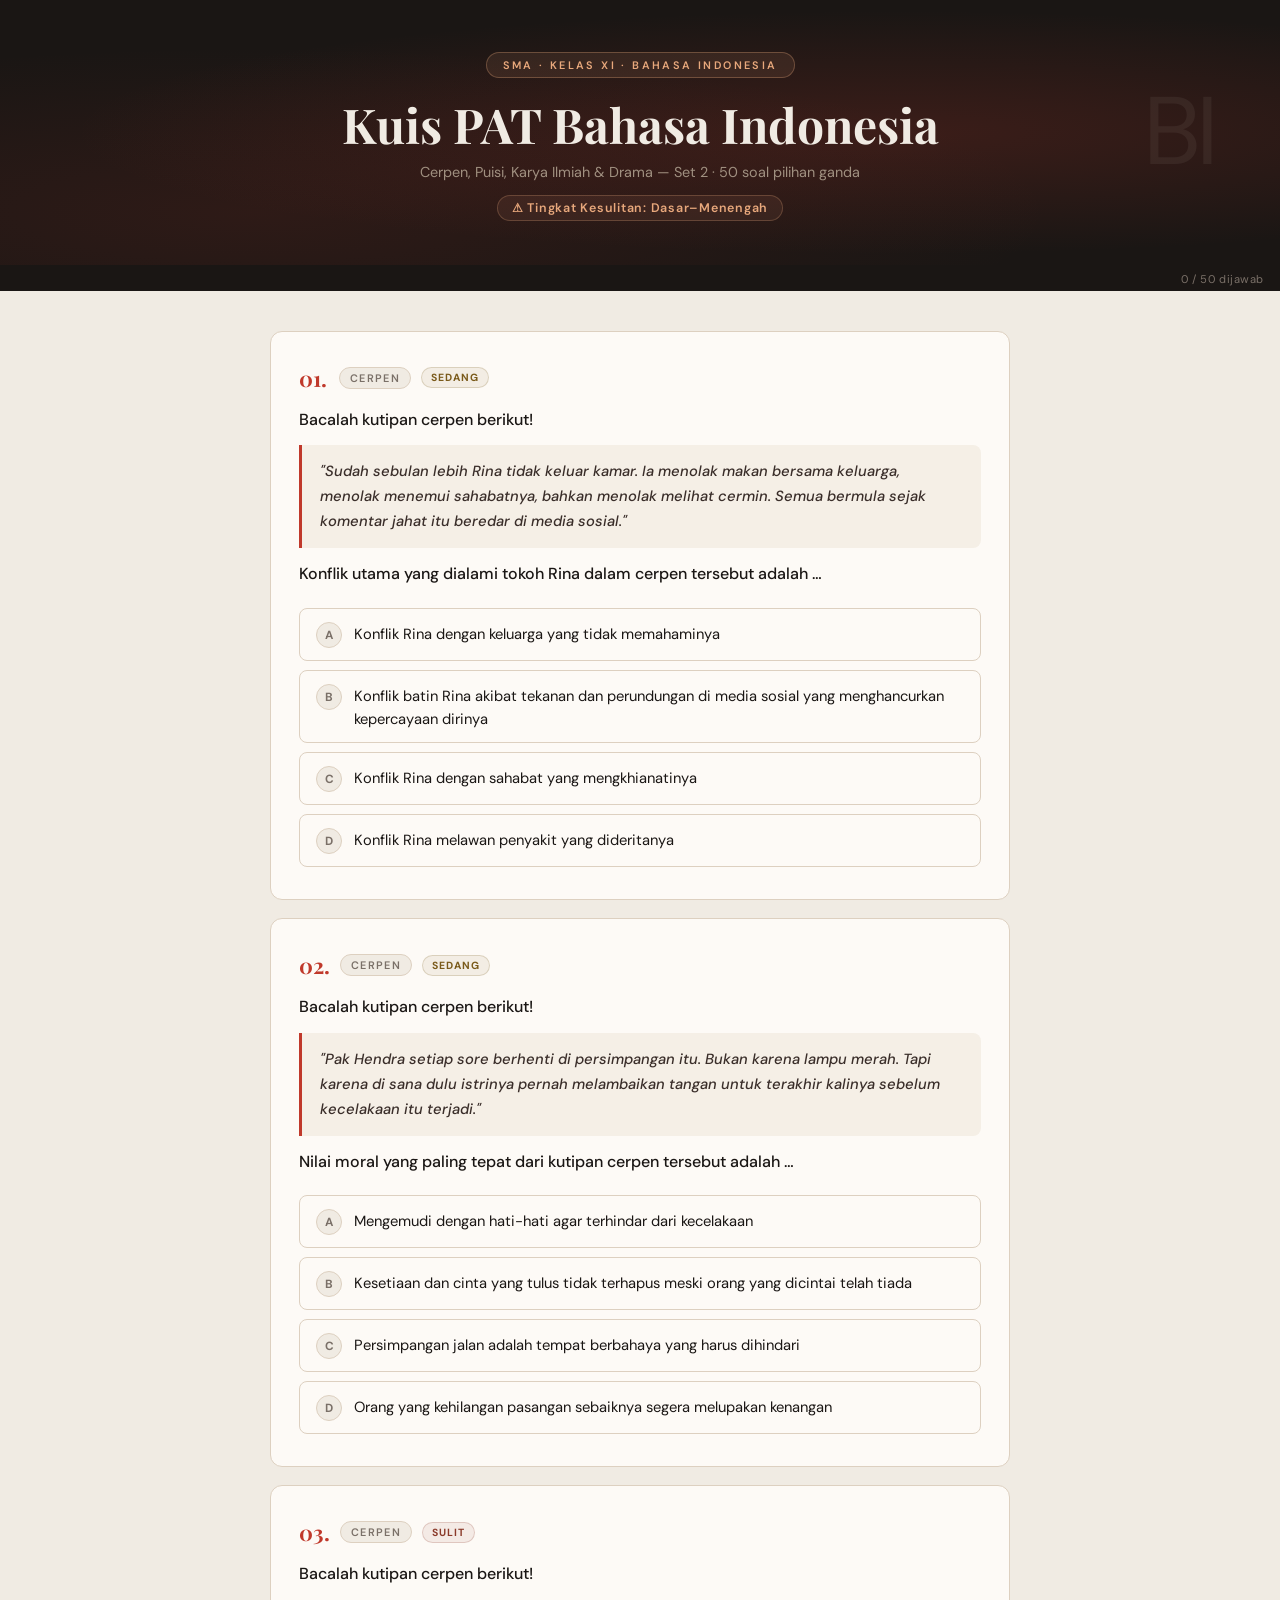
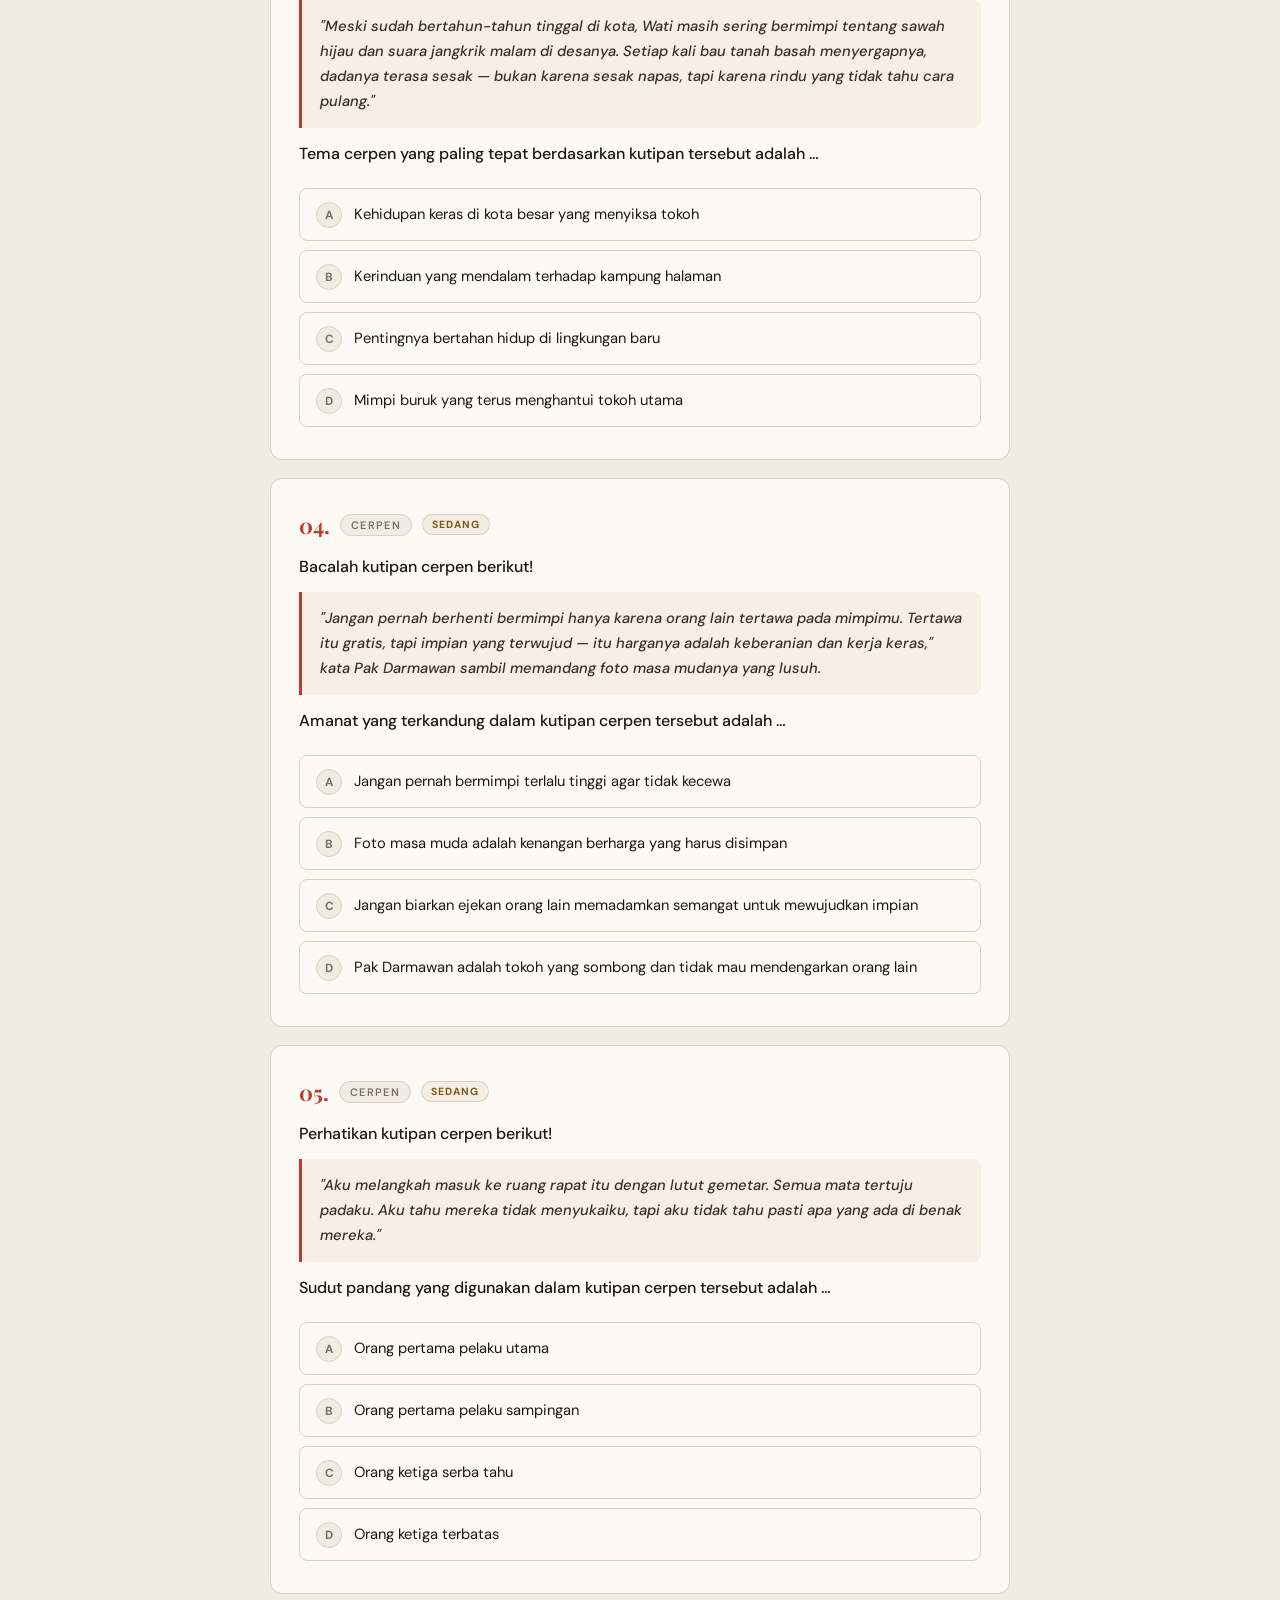
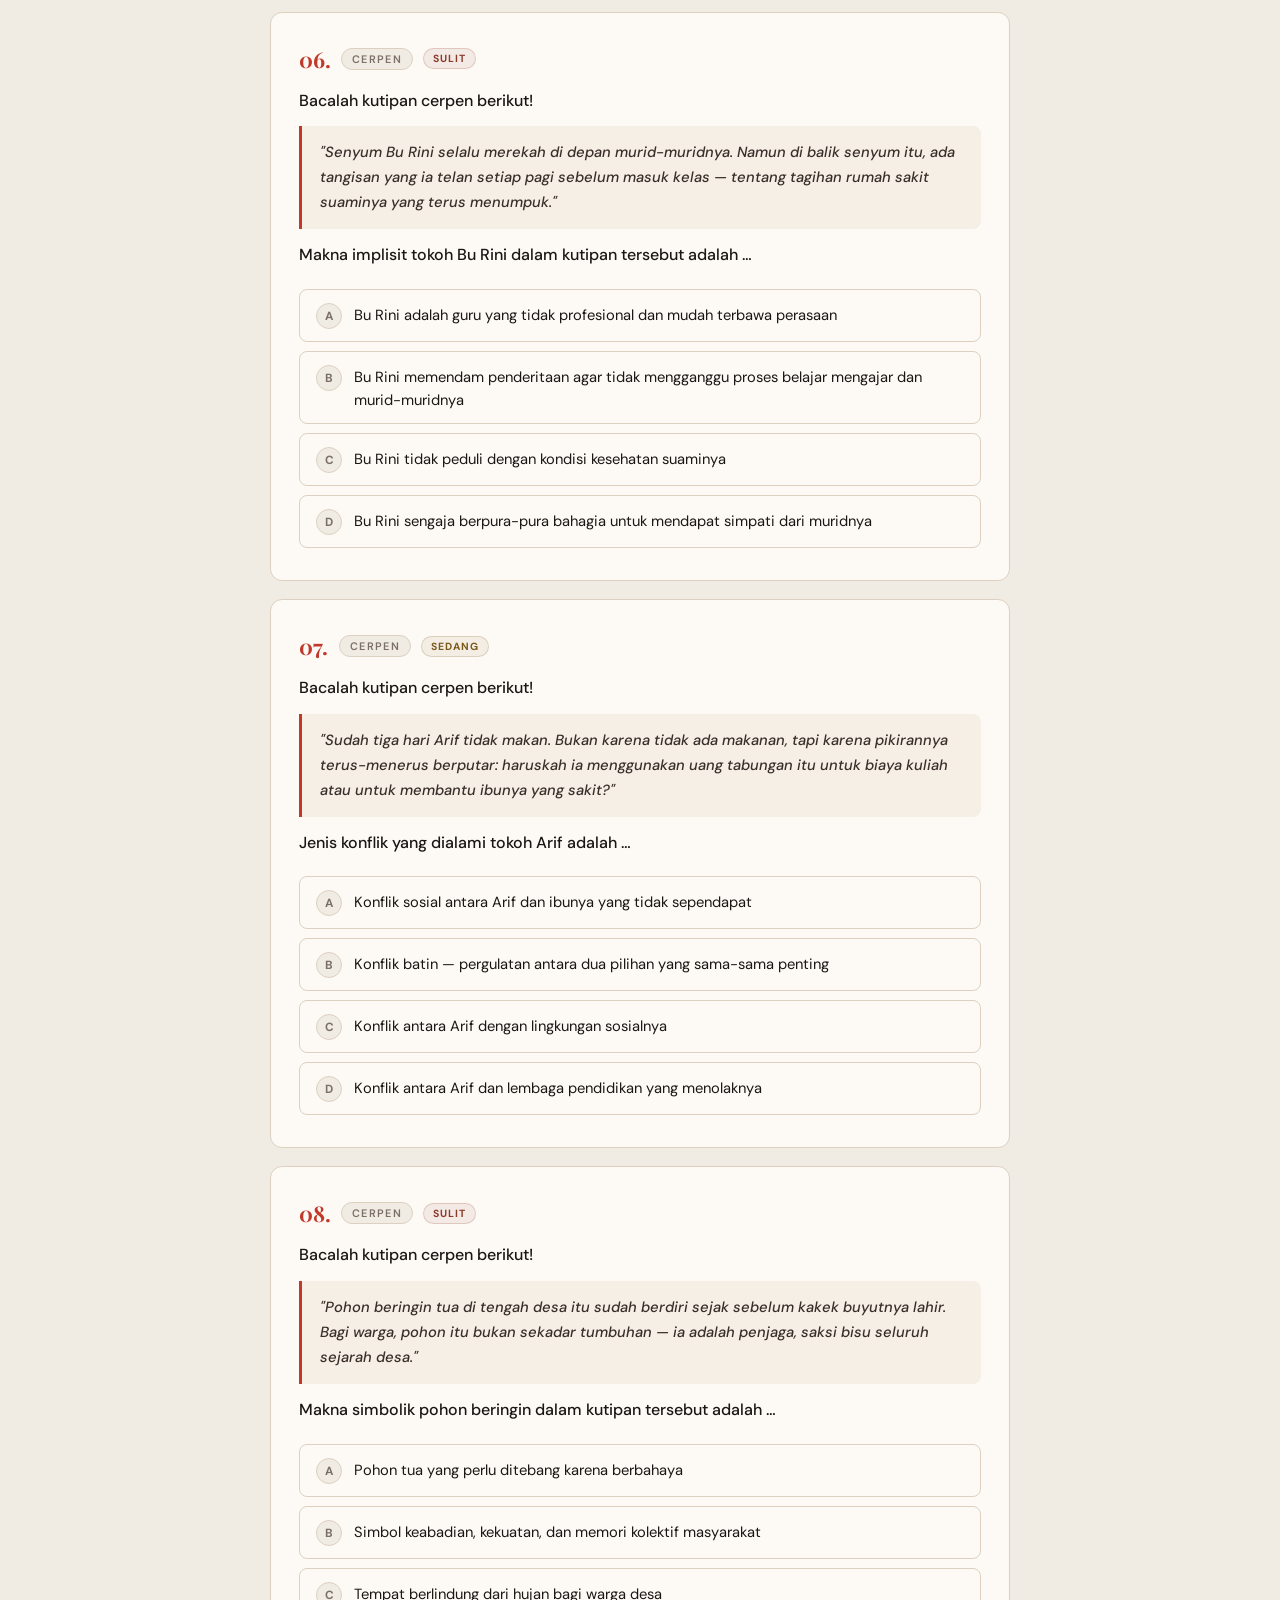
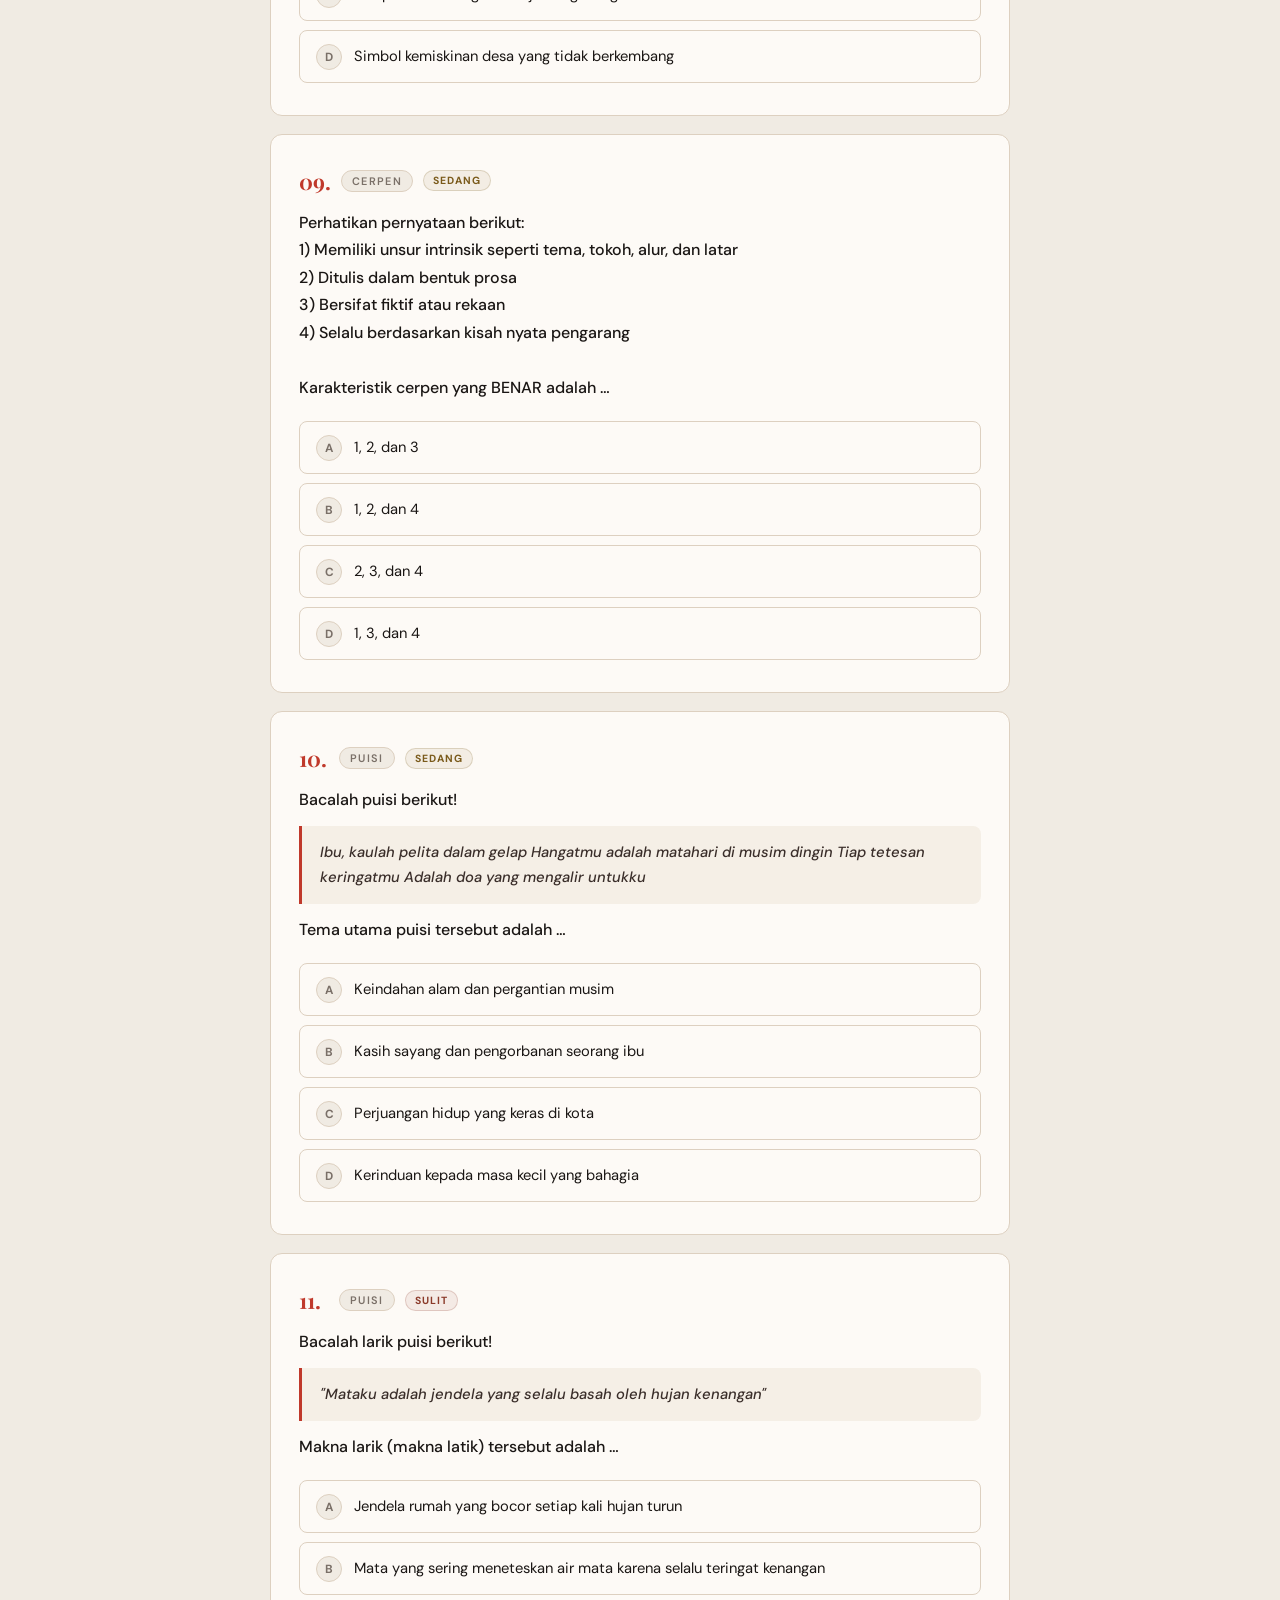
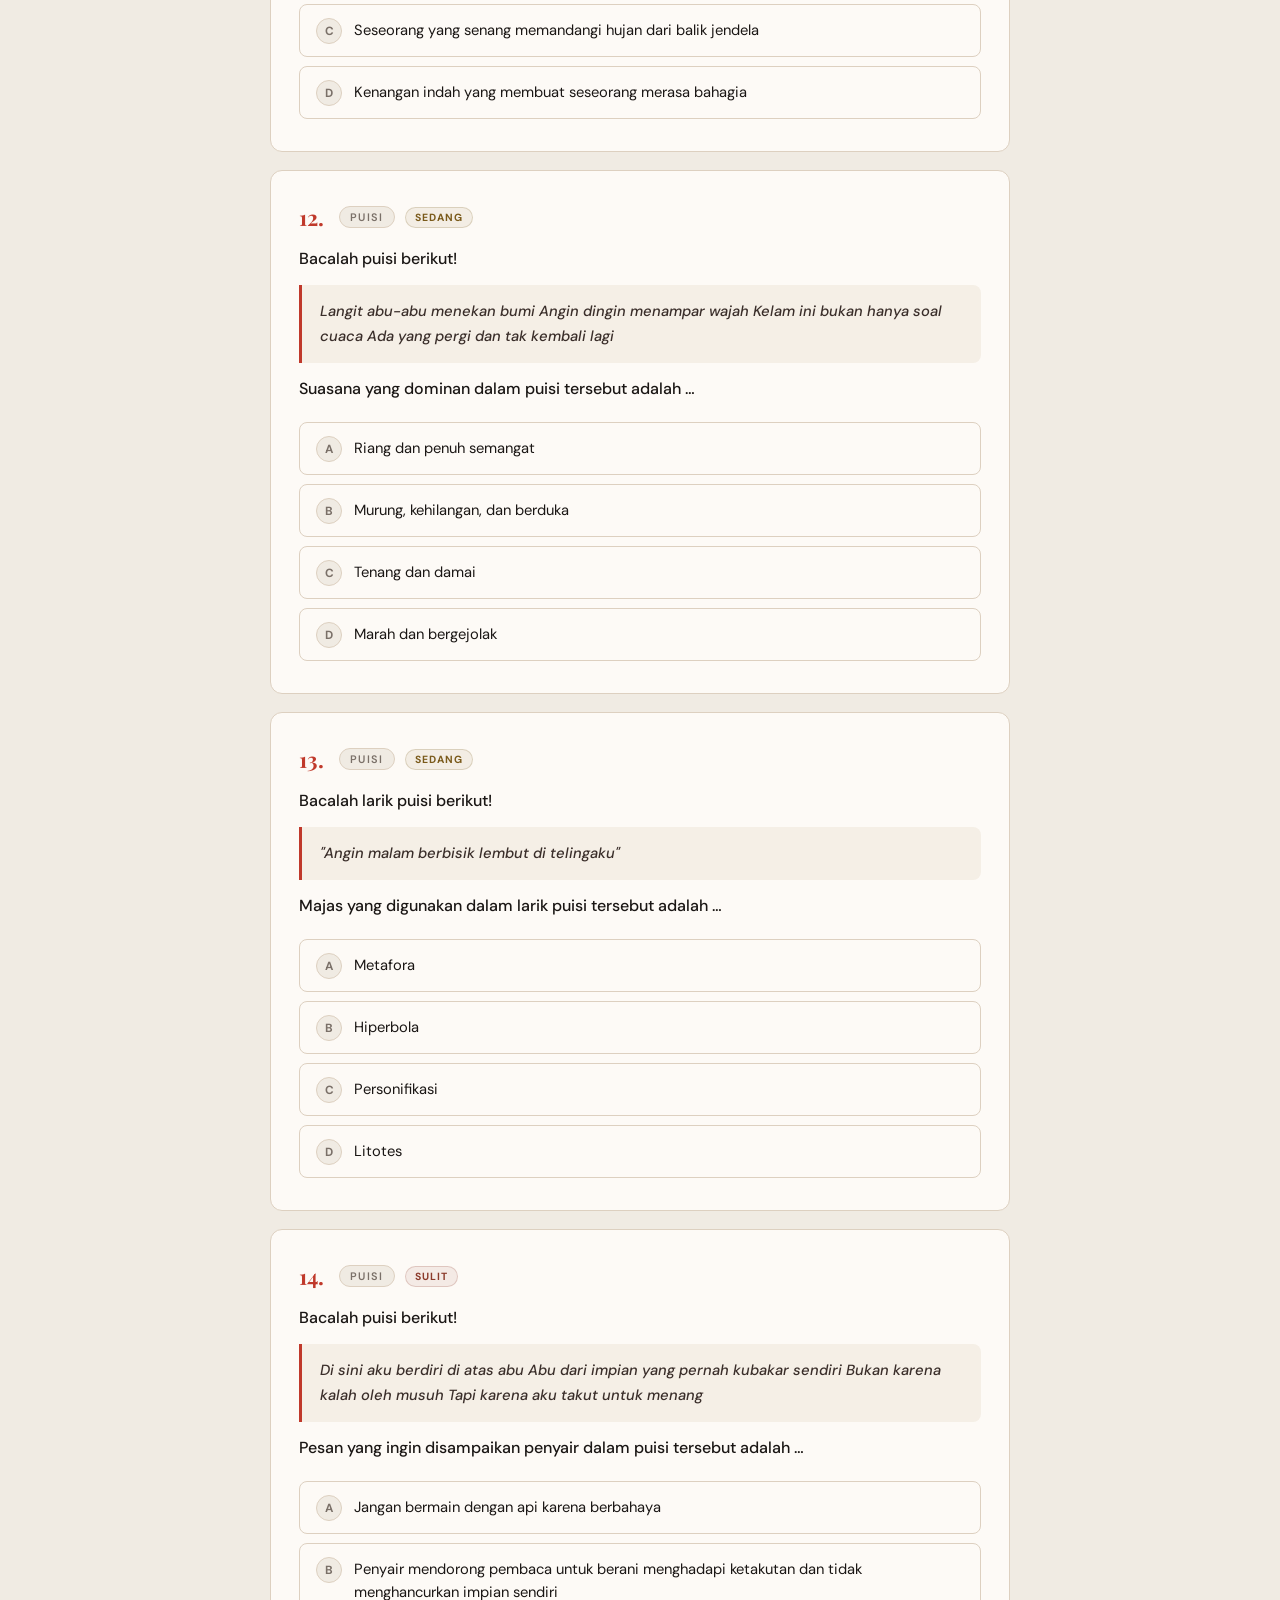
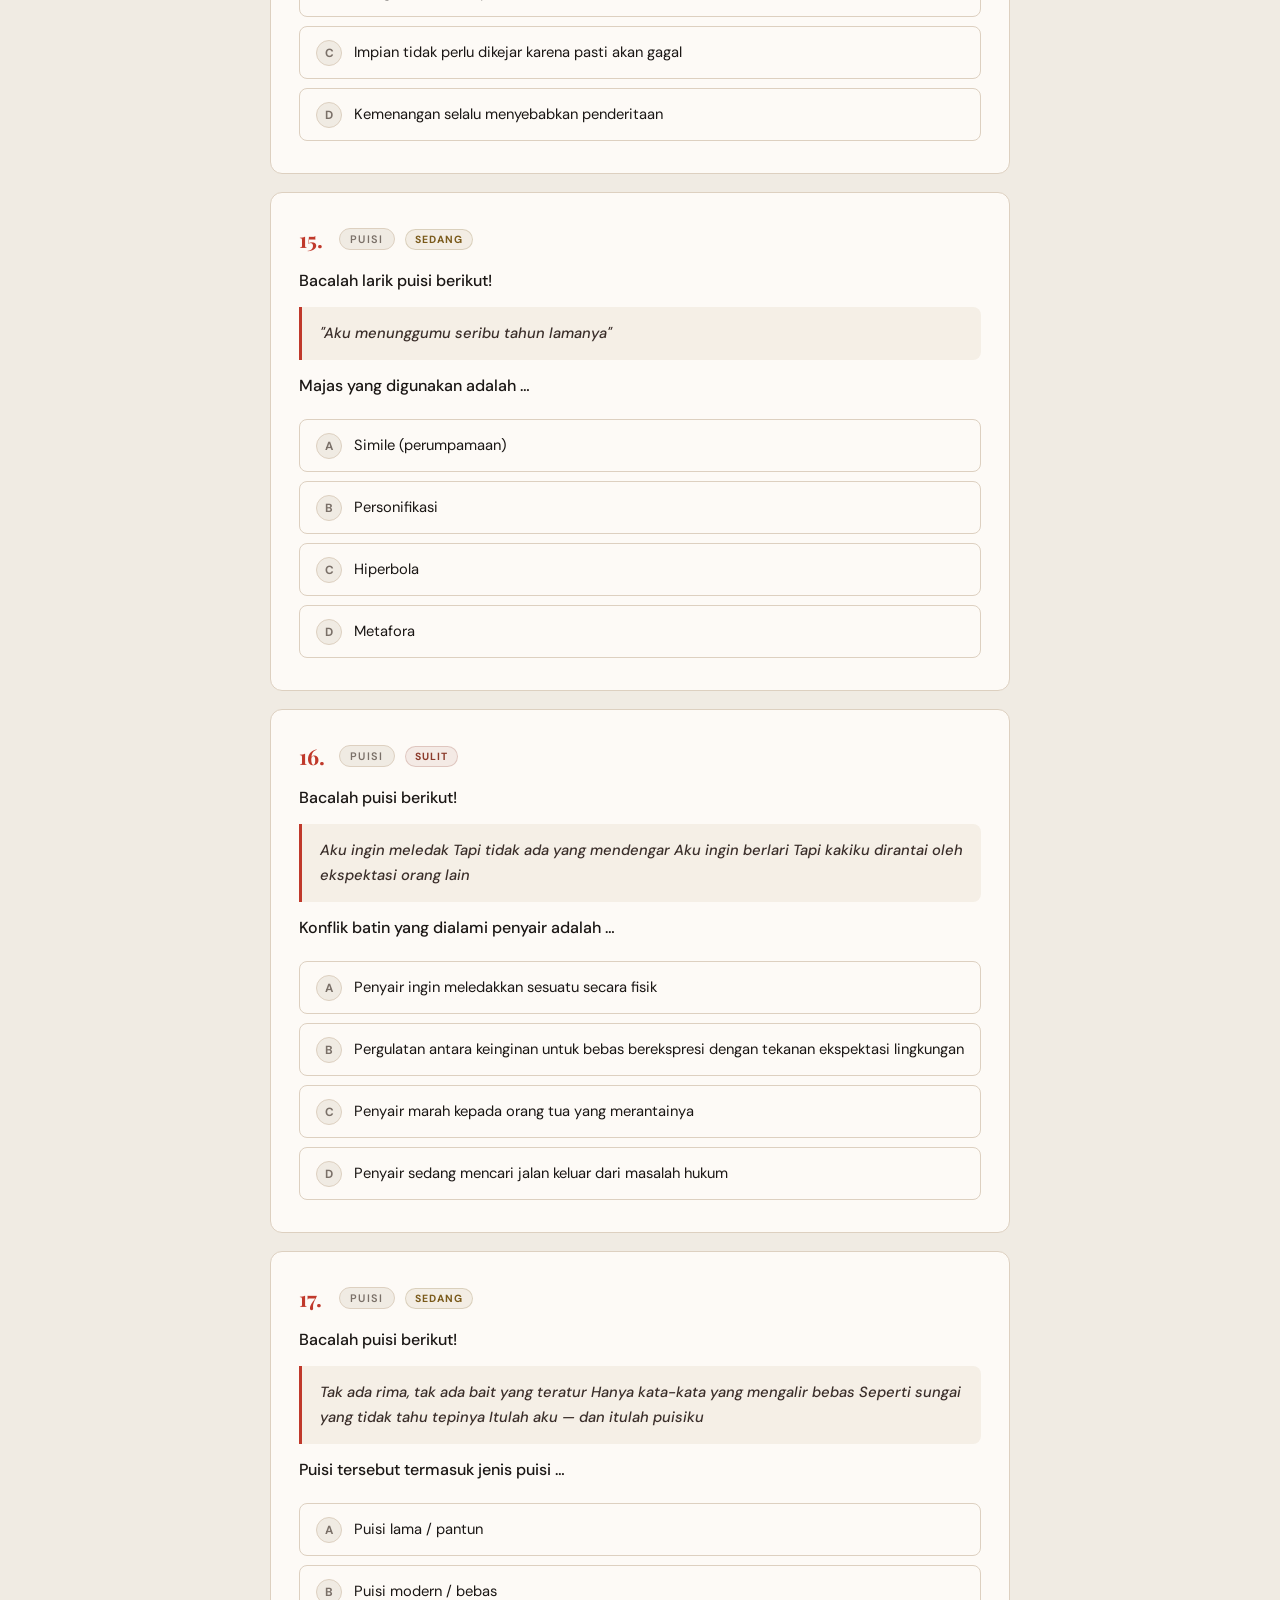
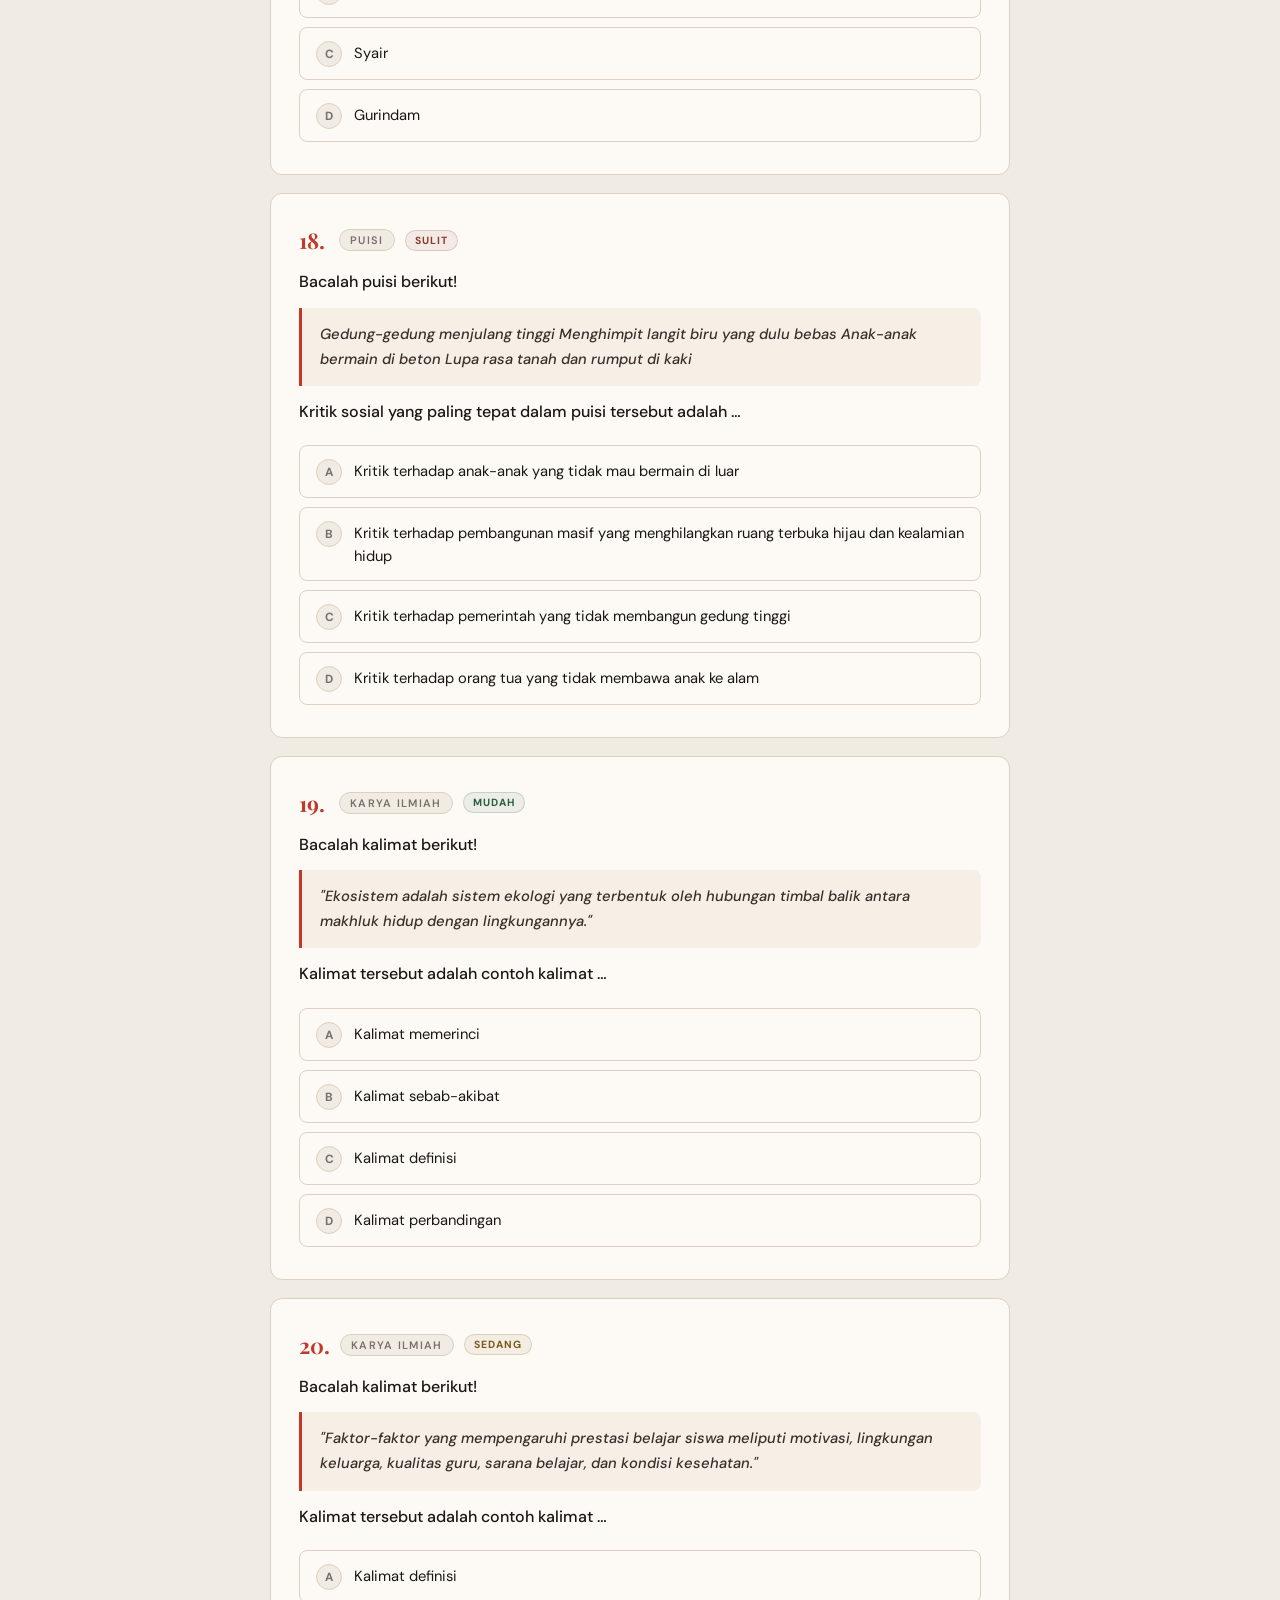
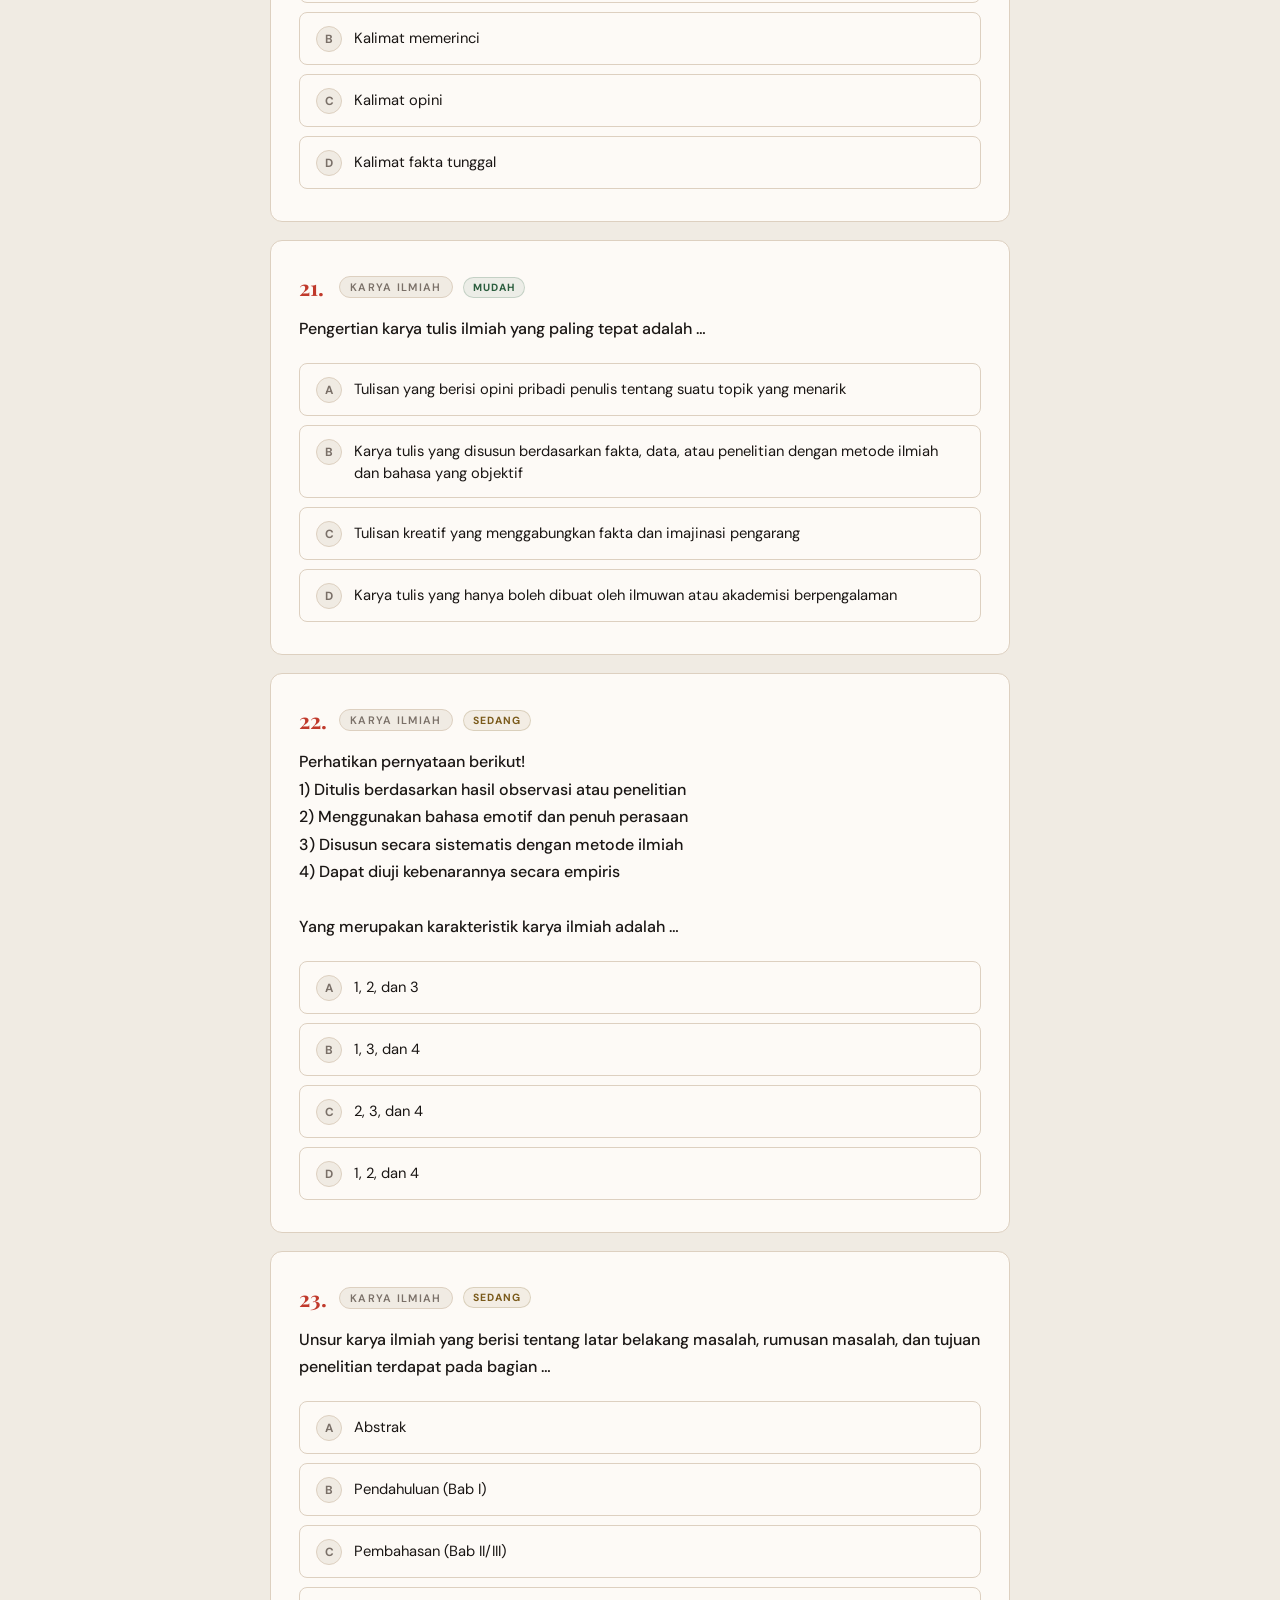
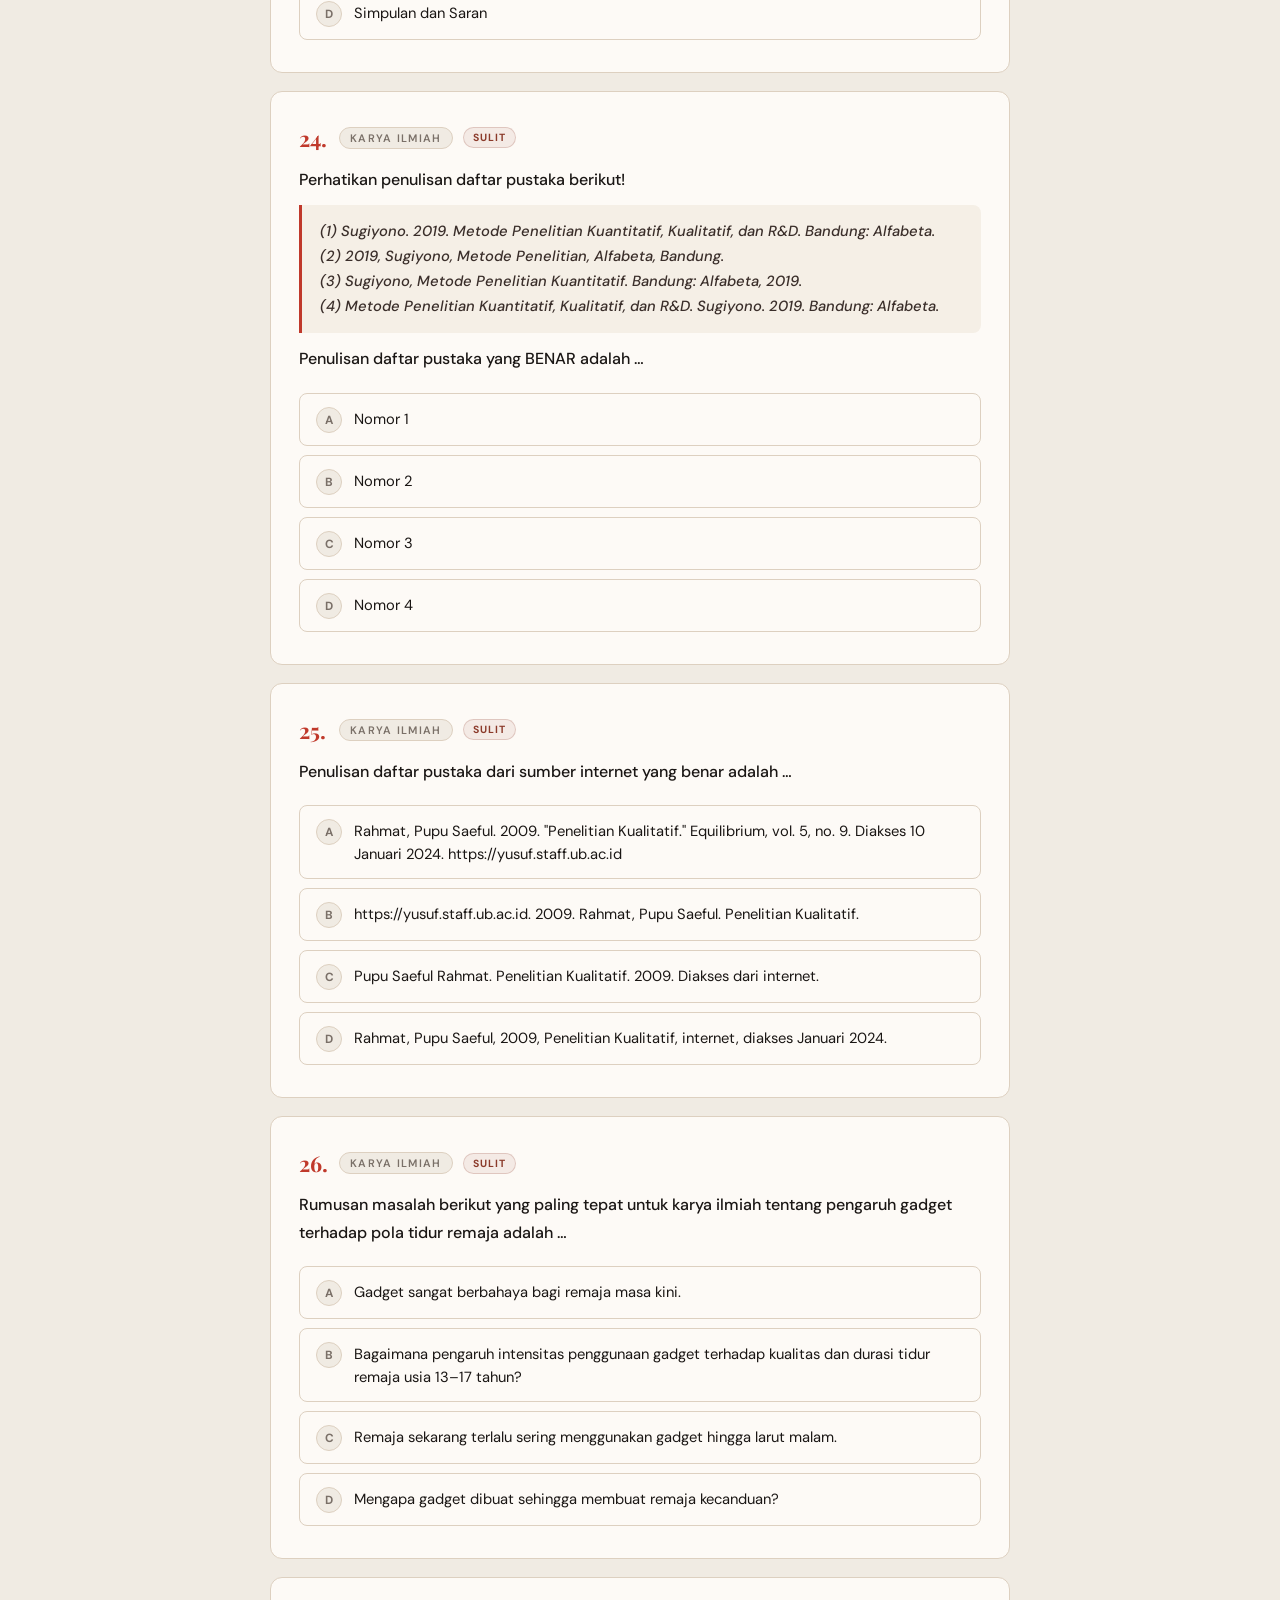
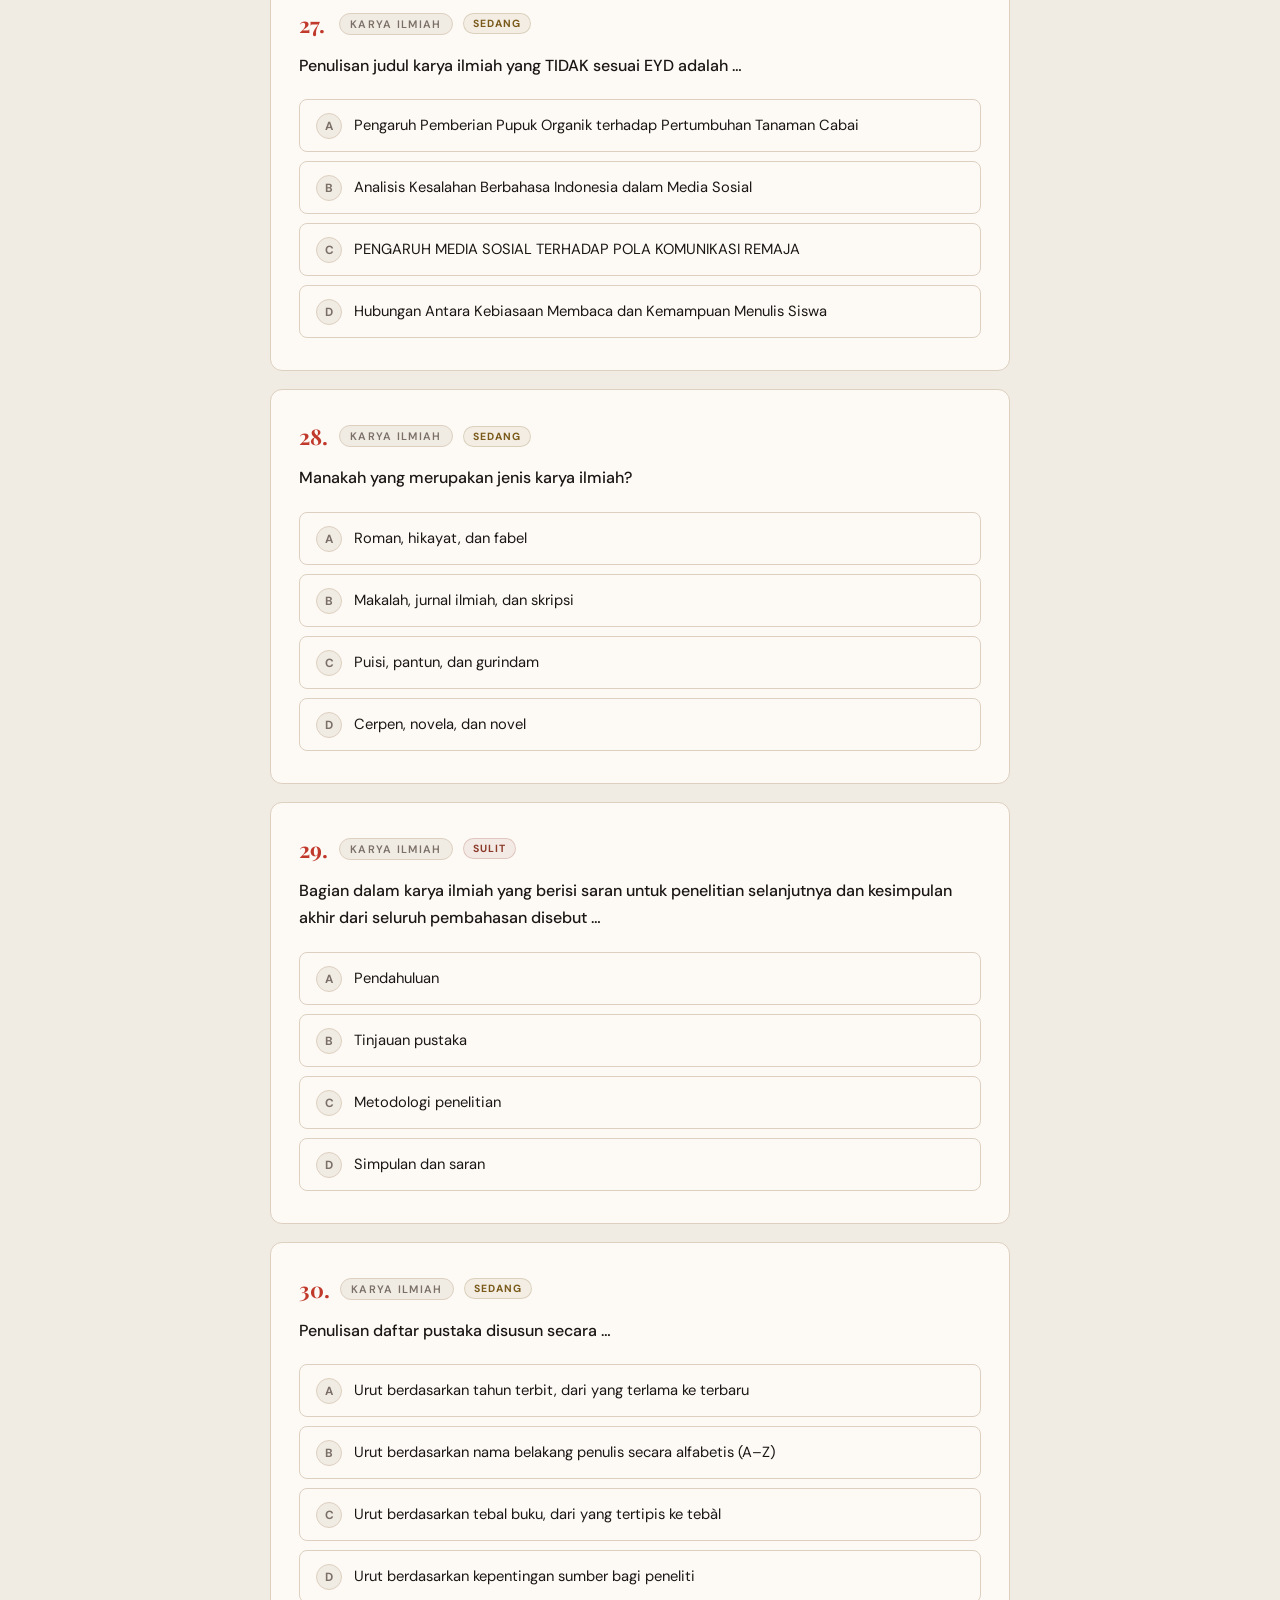
<file: bahasa_indonesia_kuis_pat_xi_set2_updated.html>
<!DOCTYPE html>
<html lang="id">
<head>
  <meta charset="UTF-8" />
  <meta name="viewport" content="width=device-width, initial-scale=1.0"/>
  <title>Kuis Bahasa Indonesia — PAT Semester II — SMA Kelas XI (Set 2)</title>
  <link href="https://fonts.googleapis.com/css2?family=Playfair+Display:ital,wght@0,700;1,600&family=DM+Sans:wght@400;500;600&display=swap" rel="stylesheet"/>
  <style>
    *, *::before, *::after { box-sizing: border-box; margin: 0; padding: 0; }
    :root {
      --bg: #F0EBE3; --surface: #FDFAF6; --ink: #1A1614;
      --muted: #7A7068; --accent: #C0392B; --border: #DDD0C0;
      --correct: #2B5E3E; --wrong: #8B2020; --radius: 12px;
    }
    html { scroll-behavior: smooth; }
    body { font-family: 'DM Sans', sans-serif; background: var(--bg); color: var(--ink); min-height: 100vh; padding: 0 0 80px; }

    header {
      background: var(--ink); color: #F0EBE3;
      padding: 52px 24px 44px; text-align: center; position: relative; overflow: hidden;
    }
    header::before {
      content: ''; position: absolute; inset: 0;
      background: radial-gradient(ellipse at 70% 50%, rgba(192,57,43,.2) 0%, transparent 65%),
                  radial-gradient(ellipse at 20% 80%, rgba(192,57,43,.12) 0%, transparent 55%);
    }
    header .label {
      position: relative; display: inline-block; font-size: .68rem; font-weight: 600;
      letter-spacing: .22em; text-transform: uppercase; color: #E8A87C;
      background: rgba(232,168,124,.1); border: 1px solid rgba(232,168,124,.3);
      padding: 5px 16px; border-radius: 99px; margin-bottom: 18px;
    }
    header h1 {
      position: relative;
      font-family: 'Playfair Display', Georgia, serif;
      font-size: clamp(1.9rem, 5vw, 3rem); line-height: 1.18;
    }
    header .hanzi-deco {
      position: absolute; right: 5%; top: 50%; transform: translateY(-50%);
      font-size: 6rem; opacity: .06; user-select: none; line-height: 1;
    }
    header .sub {
      position: relative; margin-top: 10px; color: #A09080; font-size: .9rem;
    }
    header .difficulty {
      position: relative; display: inline-block; margin-top: 14px;
      font-size: .78rem; font-weight: 600; color: #E8A87C;
      background: rgba(232,168,124,.08); border: 1px solid rgba(232,168,124,.25);
      padding: 4px 14px; border-radius: 99px; letter-spacing: .06em;
    }

    #progress-wrap { position: sticky; top: 0; z-index: 10; background: var(--ink); }
    #progress-bar { height: 3px; background: var(--accent); width: 0%; transition: width .35s ease; }
    #progress-count {
      text-align: right; padding: 4px 16px 5px; font-size: .7rem;
      color: #7A7068; background: var(--ink); letter-spacing: .05em;
    }

    .container { max-width: 780px; margin: 0 auto; padding: 40px 20px 0; }

    .question-card {
      background: var(--surface); border: 1px solid var(--border);
      border-radius: var(--radius); padding: 32px 28px; margin-bottom: 18px;
      transition: box-shadow .2s;
    }
    .question-card:hover { box-shadow: 0 4px 22px rgba(0,0,0,.07); }
    .question-card.unanswered { border-color: #C8962A; box-shadow: 0 0 0 3px rgba(200,150,42,.14); }

    .q-meta { display: flex; align-items: center; gap: 10px; margin-bottom: 14px; flex-wrap: wrap; }
    .q-num { font-family: 'Playfair Display', serif; font-size: 1.35rem; font-weight: 700; color: var(--accent); min-width: 30px; }
    .q-tag {
      font-size: .68rem; font-weight: 600; letter-spacing: .12em; text-transform: uppercase;
      color: var(--muted); background: var(--bg); border: 1px solid var(--border);
      padding: 3px 10px; border-radius: 99px;
    }
    .q-diff {
      font-size: .65rem; font-weight: 700; letter-spacing: .1em; text-transform: uppercase;
      padding: 3px 9px; border-radius: 99px;
    }
    .q-diff.hard   { color: #8B3A2A; background: rgba(139,58,42,.08); border: 1px solid rgba(139,58,42,.2); }
    .q-diff.medium { color: #7A5A1A; background: rgba(122,90,26,.08); border: 1px solid rgba(122,90,26,.2); }
    .q-diff.easy   { color: #2B5E3E; background: rgba(43,94,62,.08);  border: 1px solid rgba(43,94,62,.2); }

    .q-text { font-size: 1rem; line-height: 1.72; font-weight: 500; margin-bottom: 20px; }
    .q-text .kutipan {
      display: block; background: #F5EFE6; border-left: 3px solid var(--accent);
      padding: 14px 18px; margin: 12px 0; border-radius: 0 8px 8px 0;
      font-style: italic; font-size: .92rem; line-height: 1.7; color: #3A2E2A;
    }
    .q-note { font-size: .82rem; color: var(--muted); font-style: italic; margin-bottom: 16px; margin-top: -10px; }

    .options { display: flex; flex-direction: column; gap: 9px; }
    .option-label {
      display: flex; align-items: flex-start; gap: 12px;
      padding: 12px 16px; border: 1.5px solid var(--border); border-radius: 8px;
      cursor: pointer; transition: border-color .15s, background .15s; user-select: none;
    }
    .option-label:hover { border-color: var(--accent); background: #FBF4EE; }
    .option-label input[type="radio"] { display: none; }
    .opt-letter {
      flex-shrink: 0; width: 26px; height: 26px; border-radius: 50%;
      background: var(--bg); border: 1.5px solid var(--border);
      display: flex; align-items: center; justify-content: center;
      font-size: .74rem; font-weight: 700; color: var(--muted);
      transition: all .15s; margin-top: 1px;
    }
    .option-label:has(input:checked) { border-color: var(--accent); background: #FBF4EE; }
    .option-label:has(input:checked) .opt-letter { background: var(--accent); border-color: var(--accent); color: #fff; }
    .opt-text { font-size: .92rem; line-height: 1.55; padding-top: 2px; }

    .option-label.correct { border-color: var(--correct); background: #EAF3EE; }
    .option-label.correct .opt-letter { background: var(--correct); border-color: var(--correct); color: #fff; }
    .option-label.wrong { border-color: var(--wrong); background: #FAF0EE; }
    .option-label.wrong .opt-letter { background: var(--wrong); border-color: var(--wrong); color: #fff; }

    #btn-wrap { text-align: center; margin-top: 40px; }
    #submit-btn {
      font-family: 'DM Sans', sans-serif; font-size: 1rem; font-weight: 600;
      background: var(--ink); color: #F0EBE3; border: none;
      padding: 16px 56px; border-radius: 8px; cursor: pointer;
      transition: background .2s, transform .1s; letter-spacing: .04em;
    }
    #submit-btn:hover { background: #2A2420; transform: translateY(-1px); }
    #submit-btn:active { transform: translateY(0); }
    #submit-btn:disabled { opacity: .4; cursor: not-allowed; }

    #warn-msg {
      display: none; margin-top: 12px; font-size: .86rem; color: #8B6200;
      background: #FFF8E6; border: 1px solid #DEB84A; border-radius: 8px;
      padding: 10px 18px; text-align: center;
    }

    #hasil {
      display: none; margin-top: 44px; background: var(--ink); color: #F0EBE3;
      border-radius: var(--radius); padding: 44px 32px; text-align: center;
      animation: fadeUp .5s ease both;
    }
    @keyframes fadeUp { from { opacity:0; transform:translateY(24px); } to { opacity:1; transform:translateY(0); } }
    .score-label { font-size: .72rem; letter-spacing: .2em; text-transform: uppercase; color: #9A8878; margin-bottom: 10px; }
    .score-num { font-family: 'Playfair Display', serif; font-size: clamp(3.5rem,10vw,5.5rem); font-weight: 700; line-height: 1; color: var(--accent); }
    .score-of { font-size: .88rem; color: #9A8878; margin-top: 6px; }
    .predikat { display: inline-block; margin-top: 18px; font-size: 1rem; font-weight: 600; padding: 7px 22px; border-radius: 99px; border: 1.5px solid rgba(255,255,255,.15); }
    .divider { width: 48px; height: 2px; background: rgba(255,255,255,.1); margin: 24px auto; }
    .summary-row { display: flex; justify-content: center; gap: 36px; flex-wrap: wrap; margin-bottom: 30px; }
    .stat .val { font-size: 1.65rem; font-weight: 700; }
    .stat .val.g { color: #7DCFAA; }
    .stat .val.r { color: #E07878; }
    .stat .lbl { font-size: .75rem; color: #9A8878; margin-top: 3px; }
    .kunci-title { font-family: 'Playfair Display', serif; font-size: 1.22rem; margin-bottom: 18px; }
    .kunci-grid { display: grid; grid-template-columns: repeat(auto-fill,minmax(270px,1fr)); gap: 10px; text-align: left; }
    .kunci-item { background: rgba(255,255,255,.05); border: 1px solid rgba(255,255,255,.09); border-radius: 8px; padding: 12px 14px; font-size: .84rem; line-height: 1.55; }
    .kunci-item.ok { border-color: rgba(125,207,170,.2); }
    .ki-no { color: #E8A87C; font-weight: 700; margin-bottom: 4px; font-size: .8rem; }
    .ki-ans { color: #7DCFAA; font-weight: 600; }
    .ki-your { color: #E07878; font-size: .8rem; margin-top: 3px; }
    .ki-explain { color: #9A8878; font-size: .78rem; margin-top: 4px; font-style: italic; }

    #retry-btn {
      margin-top: 28px; font-family: 'DM Sans', sans-serif; font-size: .92rem; font-weight: 600;
      background: transparent; color: #F0EBE3; border: 1.5px solid rgba(255,255,255,.22);
      padding: 12px 36px; border-radius: 8px; cursor: pointer; transition: all .2s;
    }
    #retry-btn:hover { border-color: rgba(255,255,255,.6); background: rgba(255,255,255,.06); }

    @media (max-width: 500px) { .question-card { padding: 22px 16px; } #hasil { padding: 32px 16px; } }
  </style>
</head>
<body>

<header>
  <div class="hanzi-deco">BI</div>
  <div class="label">SMA &middot; Kelas XI &middot; Bahasa Indonesia</div>
  <h1>Kuis PAT Bahasa Indonesia</h1>
  <p class="sub">Cerpen, Puisi, Karya Ilmiah &amp; Drama &mdash; Set 2 &middot; 50 soal pilihan ganda</p>
  <div class="difficulty">&#9888; Tingkat Kesulitan: Dasar–Menengah</div>
</header>
<div id="progress-wrap">
  <div id="progress-bar"></div>
  <div id="progress-count">0 / 50 dijawab</div>
</div>

<div class="container">
  <div id="quiz-form"></div>
  <div id="btn-wrap">
    <button id="submit-btn">Kirim Jawaban</button>
    <div id="warn-msg">&#9888; Masih ada soal yang belum dijawab. Lengkapi semua jawaban terlebih dahulu.</div>
  </div>
  <div id="hasil"></div>
</div>

<script>
const questions = [

  // ===== CERPEN (1–9) — Kisi no.1–9 =====
  {
    topic: "Cerpen", diff: "medium",
    q: 'Bacalah kutipan cerpen berikut!<span class="kutipan">"Sudah sebulan lebih Rina tidak keluar kamar. Ia menolak makan bersama keluarga, menolak menemui sahabatnya, bahkan menolak melihat cermin. Semua bermula sejak komentar jahat itu beredar di media sosial."</span>Konflik utama yang dialami tokoh Rina dalam cerpen tersebut adalah …',
    opts: [
      "Konflik Rina dengan keluarga yang tidak memahaminya",
      "Konflik batin Rina akibat tekanan dan perundungan di media sosial yang menghancurkan kepercayaan dirinya",
      "Konflik Rina dengan sahabat yang mengkhianatinya",
      "Konflik Rina melawan penyakit yang dideritanya"
    ],
    ans: 1,
    explain: "Konflik utama adalah masalah inti yang menggerakkan cerita. Gejala Rina (mengurung diri, menolak makan dan bertemu orang, menghindari cermin) semuanya bersumber dari satu kejadian: komentar jahat di media sosial. Ini adalah konflik batin tokoh melawan dampak perundungan siber."
  },
  {
    topic: "Cerpen", diff: "medium",
    q: 'Bacalah kutipan cerpen berikut!<span class="kutipan">"Pak Hendra setiap sore berhenti di persimpangan itu. Bukan karena lampu merah. Tapi karena di sana dulu istrinya pernah melambaikan tangan untuk terakhir kalinya sebelum kecelakaan itu terjadi."</span>Nilai moral yang paling tepat dari kutipan cerpen tersebut adalah …',
    opts: [
      "Mengemudi dengan hati-hati agar terhindar dari kecelakaan",
      "Kesetiaan dan cinta yang tulus tidak terhapus meski orang yang dicintai telah tiada",
      "Persimpangan jalan adalah tempat berbahaya yang harus dihindari",
      "Orang yang kehilangan pasangan sebaiknya segera melupakan kenangan"
    ],
    ans: 1,
    explain: "Nilai moral adalah ajaran tentang baik-buruk yang bisa dipetik dari cerita. Kebiasaan Pak Hendra berhenti di persimpangan itu menggambarkan nilai kesetiaan dan ketulusan cinta — ia mengenang istrinya dengan cara yang penuh haru, bukan berduka secara destruktif."
  },
  {
    topic: "Cerpen", diff: "hard",
    q: 'Bacalah kutipan cerpen berikut!<span class="kutipan">"Meski sudah bertahun-tahun tinggal di kota, Wati masih sering bermimpi tentang sawah hijau dan suara jangkrik malam di desanya. Setiap kali bau tanah basah menyergapnya, dadanya terasa sesak — bukan karena sesak napas, tapi karena rindu yang tidak tahu cara pulang."</span>Tema cerpen yang paling tepat berdasarkan kutipan tersebut adalah …',
    opts: [
      "Kehidupan keras di kota besar yang menyiksa tokoh",
      "Kerinduan yang mendalam terhadap kampung halaman",
      "Pentingnya bertahan hidup di lingkungan baru",
      "Mimpi buruk yang terus menghantui tokoh utama"
    ],
    ans: 1,
    explain: "Tema adalah gagasan utama yang mendasari cerita. Kutipan ini menonjolkan perasaan rindu Wati melalui detail sawah hijau, suara jangkrik, bau tanah, dan ungkapan 'rindu yang tidak tahu cara pulang' — kesemuanya menunjuk satu tema pokok: kerinduan terhadap kampung halaman."
  },
  {
    topic: "Cerpen", diff: "medium",
    q: 'Bacalah kutipan cerpen berikut!<span class="kutipan">"Jangan pernah berhenti bermimpi hanya karena orang lain tertawa pada mimpimu. Tertawa itu gratis, tapi impian yang terwujud — itu harganya adalah keberanian dan kerja keras," kata Pak Darmawan sambil memandang foto masa mudanya yang lusuh.</span>Amanat yang terkandung dalam kutipan cerpen tersebut adalah …',
    opts: [
      "Jangan pernah bermimpi terlalu tinggi agar tidak kecewa",
      "Foto masa muda adalah kenangan berharga yang harus disimpan",
      "Jangan biarkan ejekan orang lain memadamkan semangat untuk mewujudkan impian",
      "Pak Darmawan adalah tokoh yang sombong dan tidak mau mendengarkan orang lain"
    ],
    ans: 2,
    explain: "Amanat adalah pesan moral yang ingin disampaikan pengarang kepada pembaca. Dialog Pak Darmawan secara langsung menyampaikan pesan: jangan menyerah pada impian meski diejek orang lain, karena impian yang terwujud membutuhkan keberanian dan kerja keras."
  },
  {
    topic: "Cerpen", diff: "medium",
    q: 'Perhatikan kutipan cerpen berikut!<span class="kutipan">"Aku melangkah masuk ke ruang rapat itu dengan lutut gemetar. Semua mata tertuju padaku. Aku tahu mereka tidak menyukaiku, tapi aku tidak tahu pasti apa yang ada di benak mereka."</span>Sudut pandang yang digunakan dalam kutipan cerpen tersebut adalah …',
    opts: [
      "Orang pertama pelaku utama",
      "Orang pertama pelaku sampingan",
      "Orang ketiga serba tahu",
      "Orang ketiga terbatas"
    ],
    ans: 0,
    explain: "Sudut pandang orang pertama pelaku utama: narator menggunakan kata 'aku' dan ia adalah tokoh utama yang mengalami langsung peristiwa dalam cerita. Cirinya: narator tahu perasaan dirinya sendiri ('lutut gemetar') tetapi tidak tahu persis perasaan tokoh lain ('aku tidak tahu pasti apa yang ada di benak mereka')."
  },
  {
    topic: "Cerpen", diff: "hard",
    q: 'Bacalah kutipan cerpen berikut!<span class="kutipan">"Senyum Bu Rini selalu merekah di depan murid-muridnya. Namun di balik senyum itu, ada tangisan yang ia telan setiap pagi sebelum masuk kelas — tentang tagihan rumah sakit suaminya yang terus menumpuk."</span>Makna implisit tokoh Bu Rini dalam kutipan tersebut adalah …',
    opts: [
      "Bu Rini adalah guru yang tidak profesional dan mudah terbawa perasaan",
      "Bu Rini memendam penderitaan agar tidak mengganggu proses belajar mengajar dan murid-muridnya",
      "Bu Rini tidak peduli dengan kondisi kesehatan suaminya",
      "Bu Rini sengaja berpura-pura bahagia untuk mendapat simpati dari muridnya"
    ],
    ans: 1,
    explain: "Makna implisit adalah makna tersembunyi di balik perilaku tokoh yang tidak diungkapkan secara langsung. Bu Rini yang tetap tersenyum meski menanggung beban berat tagihan rumah sakit suaminya mengandung makna: ia memendam penderitaan demi menjaga profesionalisme dan tidak membebani orang lain."
  },
  {
    topic: "Cerpen", diff: "medium",
    q: 'Bacalah kutipan cerpen berikut!<span class="kutipan">"Sudah tiga hari Arif tidak makan. Bukan karena tidak ada makanan, tapi karena pikirannya terus-menerus berputar: haruskah ia menggunakan uang tabungan itu untuk biaya kuliah atau untuk membantu ibunya yang sakit?"</span>Jenis konflik yang dialami tokoh Arif adalah …',
    opts: [
      "Konflik sosial antara Arif dan ibunya yang tidak sependapat",
      "Konflik batin — pergulatan antara dua pilihan yang sama-sama penting",
      "Konflik antara Arif dengan lingkungan sosialnya",
      "Konflik antara Arif dan lembaga pendidikan yang menolaknya"
    ],
    ans: 1,
    explain: "Konflik batin (konflik internal / manusia vs dirinya sendiri) terjadi ketika tokoh harus memilih antara dua hal yang sama-sama penting. Arif bergulat dalam dirinya sendiri — antara impian kuliah vs tanggung jawab membantu ibu yang sakit. Tidak ada pertentangan dengan tokoh atau lembaga lain."
  },
  {
    topic: "Cerpen", diff: "hard",
    q: 'Bacalah kutipan cerpen berikut!<span class="kutipan">"Pohon beringin tua di tengah desa itu sudah berdiri sejak sebelum kakek buyutnya lahir. Bagi warga, pohon itu bukan sekadar tumbuhan — ia adalah penjaga, saksi bisu seluruh sejarah desa."</span>Makna simbolik pohon beringin dalam kutipan tersebut adalah …',
    opts: ["Pohon tua yang perlu ditebang karena berbahaya", "Simbol keabadian, kekuatan, dan memori kolektif masyarakat", "Tempat berlindung dari hujan bagi warga desa", "Simbol kemiskinan desa yang tidak berkembang"],
    ans: 1,
    explain: "Makna simbolik adalah makna kias suatu objek yang mewakili konsep lebih besar. Pohon beringin tua dalam cerpen ini melambangkan keabadian, kekuatan yang bertahan melampaui generasi, dan memori kolektif — ia adalah simbol identitas dan sejarah komunitas."
  },
  {
    topic: "Cerpen", diff: "medium",
    q: 'Perhatikan pernyataan berikut:<br>1) Memiliki unsur intrinsik seperti tema, tokoh, alur, dan latar<br>2) Ditulis dalam bentuk prosa<br>3) Bersifat fiktif atau rekaan<br>4) Selalu berdasarkan kisah nyata pengarang<br><br>Karakteristik cerpen yang BENAR adalah …',
    opts: ["1, 2, dan 3", "1, 2, dan 4", "2, 3, dan 4", "1, 3, dan 4"],
    ans: 0,
    explain: "Karakteristik cerpen: (1) memiliki unsur intrinsik, (2) ditulis dalam prosa, (3) bersifat fiktif/rekaan. Pernyataan ke-4 salah — cerpen tidak harus berdasarkan kisah nyata; pengarang bebas berkreasi dari imajinasinya."
  },

  // ===== PUISI (10–18) =====
  {
    topic: "Puisi", diff: "medium",
    q: 'Bacalah puisi berikut!<span class="kutipan">Ibu, kaulah pelita dalam gelap\nHangatmu adalah matahari di musim dingin\nTiap tetesan keringatmu\nAdalah doa yang mengalir untukku</span>Tema utama puisi tersebut adalah …',
    opts: [
      "Keindahan alam dan pergantian musim",
      "Kasih sayang dan pengorbanan seorang ibu",
      "Perjuangan hidup yang keras di kota",
      "Kerinduan kepada masa kecil yang bahagia"
    ],
    ans: 1,
    explain: "Tema puisi ditentukan dari keseluruhan isi dan gambaran yang dibangun. Kata-kata 'pelita', 'hangatmu', 'keringatmu', dan 'doa' semuanya menggambarkan kasih sayang dan pengorbanan ibu. Tema sentralnya adalah kasih ibu yang tak terbatas."
  },
  {
    topic: "Puisi", diff: "hard",
    q: 'Bacalah larik puisi berikut!<span class="kutipan">"Mataku adalah jendela yang selalu basah oleh hujan kenangan"</span>Makna larik (makna latik) tersebut adalah …',
    opts: [
      "Jendela rumah yang bocor setiap kali hujan turun",
      "Mata yang sering meneteskan air mata karena selalu teringat kenangan",
      "Seseorang yang senang memandangi hujan dari balik jendela",
      "Kenangan indah yang membuat seseorang merasa bahagia"
    ],
    ans: 1,
    explain: "Makna larik (makna baris puisi) dianalisis secara menyeluruh dengan memahami majas yang digunakan. Larik ini menggunakan metafora: mata diumpamakan sebagai jendela basah oleh 'hujan kenangan'. Makna sebenarnya: seseorang yang sering menangis karena terus teringat kenangan yang ada."
  },
  {
    topic: "Puisi", diff: "medium",
    q: 'Bacalah puisi berikut!<span class="kutipan">Langit abu-abu menekan bumi\nAngin dingin menampar wajah\nKelam ini bukan hanya soal cuaca\nAda yang pergi dan tak kembali lagi</span>Suasana yang dominan dalam puisi tersebut adalah …',
    opts: ["Riang dan penuh semangat", "Murung, kehilangan, dan berduka", "Tenang dan damai", "Marah dan bergejolak"],
    ans: 1,
    explain: "Suasana puisi dibangun melalui pilihan kata dan gambaran. 'Langit abu-abu', 'angin dingin', 'kelam', dan 'ada yang pergi dan tak kembali' semua menciptakan suasana murung, berduka, dan perasaan kehilangan."
  },
  {
    topic: "Puisi", diff: "medium",
    q: 'Bacalah larik puisi berikut!<span class="kutipan">"Angin malam berbisik lembut di telingaku"</span>Majas yang digunakan dalam larik puisi tersebut adalah …',
    opts: ["Metafora", "Hiperbola", "Personifikasi", "Litotes"],
    ans: 2,
    explain: "Personifikasi adalah majas yang memberikan sifat atau perilaku manusia kepada benda mati atau alam. 'Angin berbisik' memberikan kemampuan berbicara (berbisik) kepada angin — ini adalah personifikasi."
  },
  {
    topic: "Puisi", diff: "hard",
    q: 'Bacalah puisi berikut!<span class="kutipan">Di sini aku berdiri di atas abu\nAbu dari impian yang pernah kubakar sendiri\nBukan karena kalah oleh musuh\nTapi karena aku takut untuk menang</span>Pesan yang ingin disampaikan penyair dalam puisi tersebut adalah …',
    opts: ["Jangan bermain dengan api karena berbahaya", "Penyair mendorong pembaca untuk berani menghadapi ketakutan dan tidak menghancurkan impian sendiri", "Impian tidak perlu dikejar karena pasti akan gagal", "Kemenangan selalu menyebabkan penderitaan"],
    ans: 1,
    explain: "Pesan penyair tersembunyi di balik simbol 'abu dari impian yang dibakar sendiri' dan 'takut untuk menang'. Penyair mengkritik sikap pengecut yang menghancurkan impian sendiri karena takut sukses — pesannya: jadilah berani, jangan sabotase diri sendiri."
  },
  {
    topic: "Puisi", diff: "medium",
    q: 'Bacalah larik puisi berikut!<span class="kutipan">"Aku menunggumu seribu tahun lamanya"</span>Majas yang digunakan adalah …',
    opts: ["Simile (perumpamaan)", "Personifikasi", "Hiperbola", "Metafora"],
    ans: 2,
    explain: "Hiperbola adalah majas yang menggunakan pernyataan berlebihan untuk menekankan perasaan. 'Menunggu seribu tahun' adalah berlebihan secara harfiah, namun digunakan untuk menekankan betapa lama dan beratnya penantian tokoh."
  },
  {
    topic: "Puisi", diff: "hard",
    q: 'Bacalah puisi berikut!<span class="kutipan">Aku ingin meledak\nTapi tidak ada yang mendengar\nAku ingin berlari\nTapi kakiku dirantai oleh ekspektasi orang lain</span>Konflik batin yang dialami penyair adalah …',
    opts: ["Penyair ingin meledakkan sesuatu secara fisik", "Pergulatan antara keinginan untuk bebas berekspresi dengan tekanan ekspektasi lingkungan", "Penyair marah kepada orang tua yang merantainya", "Penyair sedang mencari jalan keluar dari masalah hukum"],
    ans: 1,
    explain: "Konflik batin dalam puisi ini adalah pergulatan internal antara hasrat untuk bebas berekspresi ('meledak', 'berlari') dengan belenggu tekanan sosial dan ekspektasi orang lain yang membatasi. Ini konflik batin yang universal tentang kebebasan vs tuntutan sosial."
  },
  {
    topic: "Puisi", diff: "medium",
    q: 'Bacalah puisi berikut!<span class="kutipan">Tak ada rima, tak ada bait yang teratur\nHanya kata-kata yang mengalir bebas\nSeperti sungai yang tidak tahu tepinya\nItulah aku — dan itulah puisiku</span>Puisi tersebut termasuk jenis puisi …',
    opts: ["Puisi lama / pantun", "Puisi modern / bebas", "Syair", "Gurindam"],
    ans: 1,
    explain: "Puisi modern/bebas tidak terikat aturan rima, bait, atau jumlah suku kata. Puisi di atas bahkan secara eksplisit menyatakan dirinya bebas ('tak ada rima, mengalir bebas') — ini adalah ciri khas puisi modern/kontemporer."
  },
  {
    topic: "Puisi", diff: "hard",
    q: 'Bacalah puisi berikut!<span class="kutipan">Gedung-gedung menjulang tinggi\nMenghimpit langit biru yang dulu bebas\nAnak-anak bermain di beton\nLupa rasa tanah dan rumput di kaki</span>Kritik sosial yang paling tepat dalam puisi tersebut adalah …',
    opts: ["Kritik terhadap anak-anak yang tidak mau bermain di luar", "Kritik terhadap pembangunan masif yang menghilangkan ruang terbuka hijau dan kealamian hidup", "Kritik terhadap pemerintah yang tidak membangun gedung tinggi", "Kritik terhadap orang tua yang tidak membawa anak ke alam"],
    ans: 1,
    explain: "Puisi ini mengkritik pembangunan perkotaan yang masif (gedung tinggi menghimpit langit) yang berdampak pada hilangnya ruang terbuka dan koneksi manusia dengan alam. Ini kritik sosial terhadap urbanisasi berlebihan yang merampas kealamian hidup."
  },

  // ===== KARYA ILMIAH (19–30) =====
  {
    topic: "Karya Ilmiah", diff: "easy",
    q: 'Bacalah kalimat berikut!<span class="kutipan">"Ekosistem adalah sistem ekologi yang terbentuk oleh hubungan timbal balik antara makhluk hidup dengan lingkungannya."</span>Kalimat tersebut adalah contoh kalimat …',
    opts: ["Kalimat memerinci", "Kalimat sebab-akibat", "Kalimat definisi", "Kalimat perbandingan"],
    ans: 2,
    explain: "Kalimat definisi memberikan pengertian atau batasan suatu konsep. Cirinya menggunakan kata 'adalah' atau 'merupakan' diikuti penjelasan. Kalimat 'Ekosistem adalah ...' menjelaskan pengertian ekosistem, sehingga ini adalah kalimat definisi."
  },
  {
    topic: "Karya Ilmiah", diff: "medium",
    q: 'Bacalah kalimat berikut!<span class="kutipan">"Faktor-faktor yang mempengaruhi prestasi belajar siswa meliputi motivasi, lingkungan keluarga, kualitas guru, sarana belajar, dan kondisi kesehatan."</span>Kalimat tersebut adalah contoh kalimat …',
    opts: ["Kalimat definisi", "Kalimat memerinci", "Kalimat opini", "Kalimat fakta tunggal"],
    ans: 1,
    explain: "Kalimat memerinci adalah kalimat yang menyebutkan bagian-bagian, unsur, atau faktor dari suatu hal secara rinci. Kata 'meliputi' diikuti daftar faktor adalah ciri khas kalimat memerinci."
  },
  {
    topic: "Karya Ilmiah", diff: "easy",
    q: 'Pengertian karya tulis ilmiah yang paling tepat adalah …',
    opts: [
      "Tulisan yang berisi opini pribadi penulis tentang suatu topik yang menarik",
      "Karya tulis yang disusun berdasarkan fakta, data, atau penelitian dengan metode ilmiah dan bahasa yang objektif",
      "Tulisan kreatif yang menggabungkan fakta dan imajinasi pengarang",
      "Karya tulis yang hanya boleh dibuat oleh ilmuwan atau akademisi berpengalaman"
    ],
    ans: 1,
    explain: "Karya tulis ilmiah adalah karya tulis yang disusun berdasarkan fakta, data, hasil observasi, atau penelitian ilmiah dengan menggunakan metode yang sistematis dan bahasa yang objektif, logis, dan dapat dipertanggungjawabkan secara akademis."
  },
  {
    topic: "Karya Ilmiah", diff: "medium",
    q: 'Perhatikan pernyataan berikut!<br>1) Ditulis berdasarkan hasil observasi atau penelitian<br>2) Menggunakan bahasa emotif dan penuh perasaan<br>3) Disusun secara sistematis dengan metode ilmiah<br>4) Dapat diuji kebenarannya secara empiris<br><br>Yang merupakan karakteristik karya ilmiah adalah …',
    opts: ["1, 2, dan 3", "1, 3, dan 4", "2, 3, dan 4", "1, 2, dan 4"],
    ans: 1,
    explain: "Karakteristik karya ilmiah: (1) berdasarkan observasi/penelitian, (3) sistematis dengan metode ilmiah, dan (4) dapat diuji secara empiris. Pernyataan (2) salah — karya ilmiah menggunakan bahasa objektif dan logis, bukan bahasa emotif."
  },
  {
    topic: "Karya Ilmiah", diff: "medium",
    q: 'Unsur karya ilmiah yang berisi tentang latar belakang masalah, rumusan masalah, dan tujuan penelitian terdapat pada bagian …',
    opts: ["Abstrak", "Pendahuluan (Bab I)", "Pembahasan (Bab II/III)", "Simpulan dan Saran"],
    ans: 1,
    explain: "Bagian Pendahuluan (umumnya Bab I) dalam karya ilmiah berisi: (1) latar belakang masalah, (2) rumusan masalah, (3) tujuan penelitian, dan (4) manfaat penelitian. Inilah fondasi argumentasi mengapa penelitian perlu dilakukan."
  },
  {
    topic: "Karya Ilmiah", diff: "hard",
    q: 'Perhatikan penulisan daftar pustaka berikut!<span class="kutipan">(1) Sugiyono. 2019. Metode Penelitian Kuantitatif, Kualitatif, dan R&D. Bandung: Alfabeta.<br>(2) 2019, Sugiyono, Metode Penelitian, Alfabeta, Bandung.<br>(3) Sugiyono, Metode Penelitian Kuantitatif. Bandung: Alfabeta, 2019.<br>(4) Metode Penelitian Kuantitatif, Kualitatif, dan R&D. Sugiyono. 2019. Bandung: Alfabeta.</span>Penulisan daftar pustaka yang BENAR adalah …',
    opts: ["Nomor 1", "Nomor 2", "Nomor 3", "Nomor 4"],
    ans: 0,
    explain: "Format daftar pustaka yang benar (EYD): Nama penulis. Tahun. Judul Buku (cetak miring). Kota: Penerbit. Urutan yang benar: nama (dibalik jika >1 kata) → titik → tahun → titik → judul miring → titik → kota → titik dua → penerbit → titik."
  },
  {
    topic: "Karya Ilmiah", diff: "hard",
    q: 'Penulisan daftar pustaka dari sumber internet yang benar adalah …',
    opts: [
      "Rahmat, Pupu Saeful. 2009. \"Penelitian Kualitatif.\" Equilibrium, vol. 5, no. 9. Diakses 10 Januari 2024. https://yusuf.staff.ub.ac.id",
      "https://yusuf.staff.ub.ac.id. 2009. Rahmat, Pupu Saeful. Penelitian Kualitatif.",
      "Pupu Saeful Rahmat. Penelitian Kualitatif. 2009. Diakses dari internet.",
      "Rahmat, Pupu Saeful, 2009, Penelitian Kualitatif, internet, diakses Januari 2024."
    ],
    ans: 0,
    explain: "Format daftar pustaka sumber internet: Nama penulis. Tahun. \"Judul Artikel.\" Nama Jurnal/Website, vol., no. Tanggal akses. URL lengkap. Menyertakan tanggal akses dan URL adalah kewajiban untuk sumber daring karena konten bisa berubah."
  },
  {
    topic: "Karya Ilmiah", diff: "hard",
    q: 'Rumusan masalah berikut yang paling tepat untuk karya ilmiah tentang pengaruh gadget terhadap pola tidur remaja adalah …',
    opts: [
      "Gadget sangat berbahaya bagi remaja masa kini.",
      "Bagaimana pengaruh intensitas penggunaan gadget terhadap kualitas dan durasi tidur remaja usia 13–17 tahun?",
      "Remaja sekarang terlalu sering menggunakan gadget hingga larut malam.",
      "Mengapa gadget dibuat sehingga membuat remaja kecanduan?"
    ],
    ans: 1,
    explain: "Rumusan masalah yang baik harus: berbentuk kalimat tanya, spesifik (ada batasan usia, variabel jelas), dan dapat diteliti secara ilmiah. Opsi B memenuhi semua syarat: tanya, spesifik (usia 13–17 tahun, variabel intensitas dan kualitas tidur), dan terukur."
  },
  {
    topic: "Karya Ilmiah", diff: "medium",
    q: 'Penulisan judul karya ilmiah yang TIDAK sesuai EYD adalah …',
    opts: [
      "Pengaruh Pemberian Pupuk Organik terhadap Pertumbuhan Tanaman Cabai",
      "Analisis Kesalahan Berbahasa Indonesia dalam Media Sosial",
      "PENGARUH MEDIA SOSIAL TERHADAP POLA KOMUNIKASI REMAJA",
      "Hubungan Antara Kebiasaan Membaca dan Kemampuan Menulis Siswa"
    ],
    ans: 2,
    explain: "Penulisan judul karya ilmiah menggunakan title case (kapital di awal setiap kata utama), bukan huruf kapital semua. Huruf kapital penuh (ALL CAPS) pada opsi C hanya digunakan di sampul tertentu, bukan penulisan standar judul dalam tubuh naskah."
  },
  {
    topic: "Karya Ilmiah", diff: "medium",
    q: 'Manakah yang merupakan jenis karya ilmiah?',
    opts: ["Roman, hikayat, dan fabel", "Makalah, jurnal ilmiah, dan skripsi", "Puisi, pantun, dan gurindam", "Cerpen, novela, dan novel"],
    ans: 1,
    explain: "Jenis karya ilmiah meliputi: makalah, artikel ilmiah, jurnal, skripsi (S1), tesis (S2), disertasi (S3), laporan penelitian, dan kertas kerja. Roman, puisi, cerpen, dan novel adalah karya sastra/fiksi, bukan karya ilmiah."
  },
  {
    topic: "Karya Ilmiah", diff: "hard",
    q: 'Bagian dalam karya ilmiah yang berisi saran untuk penelitian selanjutnya dan kesimpulan akhir dari seluruh pembahasan disebut …',
    opts: ["Pendahuluan", "Tinjauan pustaka", "Metodologi penelitian", "Simpulan dan saran"],
    ans: 3,
    explain: "Bagian Simpulan dan Saran (biasanya Bab terakhir): Simpulan berisi jawaban atas rumusan masalah berdasarkan hasil pembahasan. Saran berisi rekomendasi untuk pembaca, praktisi, dan peneliti selanjutnya."
  },
  {
    topic: "Karya Ilmiah", diff: "medium",
    q: 'Penulisan daftar pustaka disusun secara …',
    opts: [
      "Urut berdasarkan tahun terbit, dari yang terlama ke terbaru",
      "Urut berdasarkan nama belakang penulis secara alfabetis (A–Z)",
      "Urut berdasarkan tebal buku, dari yang tertipis ke tebàl",
      "Urut berdasarkan kepentingan sumber bagi peneliti"
    ],
    ans: 1,
    explain: "Daftar pustaka disusun secara alfabetis berdasarkan nama belakang (surname) penulis. Ini adalah standar internasional (APA, MLA, Chicago) maupun pedoman EYD Indonesia, untuk memudahkan pembaca menemukan sumber tertentu."
  },

  // ===== DRAMA (31–50) =====
  {
    topic: "Drama", diff: "easy",
    q: 'Drama yang dipentaskan dengan iringan musik dan lagu disebut …',
    opts: ["Drama komedi", "Drama tragedi", "Drama musikal", "Drama absurd"],
    ans: 2,
    explain: "Drama musikal adalah jenis drama yang menggabungkan dialog, akting, tari, dan nyanyian dengan iringan musik. Berbeda dengan opera (seluruhnya dinyanyikan), drama musikal memadukan dialog biasa dengan lagu dan tarian."
  },
  {
    topic: "Drama", diff: "medium",
    q: 'Bacalah kutipan naskah drama berikut!<span class="kutipan">DIRA: "Kamu tidak pernah mendengarkan aku!"\nFADIL: (mengangkat bahu) "Aku sudah dengar. Tapi pendapatmu tidak masuk akal."\nDIRA: "Ini bukan soal masuk akal atau tidak. Ini soal perasaanku!"</span>Konflik dalam kutipan drama tersebut adalah …',
    opts: [
      "Dira tidak bisa berkomunikasi dengan siapapun",
      "Pertentangan antara Dira yang mengutamakan perasaan dan Fadil yang mengutamakan logika",
      "Fadil tidak mau berteman dengan Dira",
      "Dira dan Fadil sedang berdebat tentang pelajaran di sekolah"
    ],
    ans: 1,
    explain: "Konflik ini adalah konflik nilai antara dua pendekatan berbeda: Dira yang berbasis perasaan/emosi vs Fadil yang berbasis logika/rasionalitas. Ini adalah konflik interpersonal klasik yang berakar dari perbedaan cara pandang."
  },
  {
    topic: "Drama", diff: "medium",
    q: 'Bacalah kutipan naskah drama berikut!<span class="kutipan">MAYA: (menatap langit malam) "Ayah... sudah tiga tahun kau pergi. Aku masih belum bisa menerimanya."\n(Suara angin berhembus. Maya menunduk, air mata mengalir pelan.)\nMAYA: "Tapi aku janji, Yah. Aku akan jaga Ibu."</span>Suasana yang tergambar dalam kutipan drama tersebut adalah …',
    opts: ["Bahagia dan penuh syukur", "Marah dan penuh dendam", "Haru, sedih, dan penuh kerinduan", "Takut dan cemas"],
    ans: 2,
    explain: "Suasana drama ditentukan oleh dialog, stage direction, dan gambaran setting. Maya berbicara kepada ayah yang sudah tiga tahun meninggal, menangis, namun berjanji menjaga ibu — menciptakan suasana haru, sedih sekaligus penuh rindu dan tekad."
  },
  {
    topic: "Drama", diff: "medium",
    q: 'Bacalah kutipan naskah berikut!<span class="kutipan">DEDI: "Terima kasih sudah membantuku selama ini, Pak Guru."\nPAK GURU: (tersenyum hangat) "Bukan aku yang membuatmu berhasil. Kerja kerasmu sendiri yang membawamu ke sini."\nDEDI: (menunduk haru) "Tapi tanpa bimbingan Bapak, aku tidak akan berani mencoba."</span>Watak tokoh Pak Guru dalam kutipan drama tersebut adalah …',
    opts: ["Sombong dan suka dipuji", "Rendah hati, tulus, dan menghargai usaha muridnya", "Cuek dan tidak peduli pada murid", "Keras dan tidak pernah memuji murid"],
    ans: 1,
    explain: "Watak Pak Guru terlihat dari responsnya: alih-alih menerima pujian, ia justru mengembalikan keberhasilan kepada Dedi sendiri. Ini mencerminkan watak rendah hati (humble), tulus, dan kemampuan menghargai kerja keras orang lain."
  },
  {
    topic: "Drama", diff: "hard",
    q: 'Bacalah kutipan naskah drama berikut!<span class="kutipan">VINO: "Kamu sudah curi ide skripsiku dan kamu bilang itu ideamu sendiri di depan dosen!"\nREYNA: "Aku tidak mencuri! Kita kan pernah diskusi, idenya memang muncul dari obrolan kita berdua!"\nVINO: (mengepalkan tangan) "Kamu tahu betul bahwa aku yang pertama menyampaikan itu!"</span>Watak tokoh Reyna dalam kutipan tersebut adalah …',
    opts: ["Jujur dan berani mengakui kesalahan", "Defensif, berusaha membenarkan diri sendiri meski situasinya meragukan", "Polos dan tidak mengerti apa yang terjadi", "Pemaaf dan mudah mengalah"],
    ans: 1,
    explain: "Watak Reyna terlihat dari caranya merespons tuduhan Vino: alih-alih meminta maaf atau mengakui, ia justru berargumen membenarkan diri dengan logika 'ide muncul dari obrolan berdua'. Ini menunjukkan watak defensif dan sulit mengakui kesalahan."
  },
  {
    topic: "Drama", diff: "medium",
    q: 'Bacalah penggalan drama berikut!<span class="kutipan">Prolog: Di sebuah kota tua yang perlahan mati. Jalanan sepi, toko-toko tutup satu per satu, dan anak muda pergi merantau. Hanya yang tua yang tersisa, menjaga kenangan yang makin pudar.</span>Fungsi bagian prolog tersebut dalam naskah drama adalah …',
    opts: ["Menyimpulkan akhir cerita drama", "Menggambarkan klimaks atau puncak konflik", "Mengantar penonton masuk ke dalam atmosfer dan latar cerita", "Menampilkan pesan moral secara eksplisit"],
    ans: 2,
    explain: "Prolog berfungsi sebagai pengantar yang mempersiapkan penonton/pembaca memasuki dunia cerita. Dalam contoh ini, prolog menggambarkan latar (kota tua yang sepi), suasana (kehancuran bertahap), dan konteks awal cerita."
  },
  {
    topic: "Drama", diff: "medium",
    q: 'Perhatikan dialog berikut!<span class="kutipan">TONO: "Kita harus segera pergi sebelum hujan tiba."\nSITI: "Tapi barang-barang kita belum selesai dikemas."\nTONO: "Tinggalkan saja yang tidak penting!"\nSITI: "Semua penting bagiku, Ton!"</span>Bagian struktur drama yang paling tepat untuk kutipan tersebut adalah …',
    opts: ["Eksposisi (pengenalan tokoh)", "Komplikasi / Rising action (konflik berkembang)", "Klimaks (puncak konflik)", "Resolusi (penyelesaian)"],
    ans: 1,
    explain: "Komplikasi/rising action adalah tahap ketika konflik mulai muncul dan berkembang. Tono dan Siti terlibat perdebatan tentang prioritas yang harus dibawa — ini adalah konflik yang sedang berkembang, bukan pengenalan awal, bukan puncak, dan bukan penyelesaian."
  },
  {
    topic: "Drama", diff: "hard",
    q: 'Perbedaan antara drama tradisional dan drama modern yang paling tepat adalah …',
    opts: [
      "Drama tradisional menggunakan dialog modern; drama modern menggunakan bahasa daerah",
      "Drama tradisional bersumber dari cerita rakyat/mitologi dan sering tanpa naskah tertulis; drama modern ditulis dalam naskah dan bisa mengangkat tema kontemporer",
      "Drama tradisional selalu lucu; drama modern selalu serius",
      "Drama tradisional dipentaskan di gedung mewah; drama modern di jalanan"
    ],
    ans: 1,
    explain: "Perbedaan pokok: Drama tradisional — bersumber dari cerita rakyat, legenda, atau mitologi; bersifat improvisasi tanpa naskah baku; terikat tradisi lokal (wayang, ketoprak, ludruk). Drama modern — memiliki naskah tertulis, mengangkat tema kontemporer, dipentaskan dengan konsep sutradara."
  },
  {
    topic: "Drama", diff: "medium",
    q: 'Bacalah kutipan naskah drama berikut!<span class="kutipan">NARASI: Sebuah ruang rapat. Jam di dinding menunjukkan pukul 23.00. Semua anggota rapat tampak lelah, namun tidak ada yang berani menyudahi rapat karena menunggu keputusan Direktur.</span>Latar yang terdapat dalam kutipan tersebut mencakup …',
    opts: ["Latar tempat saja", "Latar waktu saja", "Latar tempat, waktu, dan suasana", "Latar sosial dan budaya"],
    ans: 2,
    explain: "Dalam kutipan tersebut terdapat tiga jenis latar: (1) latar tempat: ruang rapat, (2) latar waktu: pukul 23.00 (malam hari), dan (3) latar suasana: semua tampak lelah, tegang menunggu keputusan. Ketiganya hadir sekaligus."
  },
  {
    topic: "Drama", diff: "medium",
    q: 'Dalam penulisan naskah drama, keterangan gerakan atau ekspresi tokoh yang ditulis dalam tanda kurung seperti (menangis), (tersenyum), atau (berdiri) disebut …',
    opts: ["Monolog", "Solilokui", "Kramagung / Petunjuk laku", "Prolog"],
    ans: 2,
    explain: "Kramagung (petunjuk laku / stage direction) adalah keterangan dalam naskah drama yang memberi petunjuk tentang gerakan, ekspresi, sikap, atau kondisi tokoh. Ditulis dalam tanda kurung, sering dicetak miring. Berbeda dengan monolog (ucapan satu tokoh) atau solilokui (bicara sendiri)."
  },
  {
    topic: "Drama", diff: "hard",
    q: 'Bacalah kutipan naskah drama berikut!<span class="kutipan">HANA: "Ibu, aku sudah diterima di universitas impianku!"\nIBU: (diam, memandang jauh) "Di kota mana?"\nHANA: "Surabaya, Bu."\nIBU: (tersenyum tipis, matanya berkaca) "Jauh sekali, Nak."\nHANA: (memeluk ibu) "Hana akan sering pulang, Bu. Janji."</span>Konflik yang terdapat dalam kutipan drama tersebut adalah …',
    opts: [
      "Ibu tidak menyetujui Hana kuliah",
      "Ketegangan antara kebahagiaan Hana atas prestasi dan kesedihan ibu karena harus berpisah jauh",
      "Hana tidak mau pergi kuliah ke Surabaya",
      "Ibu ingin Hana kuliah di kota yang sama"
    ],
    ans: 1,
    explain: "Konflik dalam kutipan ini bukan konflik terbuka, melainkan konflik emosional yang halus: Hana bahagia atas prestasinya, sementara ibu bersuka cita namun juga berduka karena putrinya akan pergi jauh. Stage direction '(tersenyum tipis, matanya berkaca)' memperkuat konflik emosional ini."
  },
  {
    topic: "Drama", diff: "medium",
    q: 'Perhatikan pernyataan berikut tentang perbedaan cerpen, puisi, dan drama!<br>(1) Cerpen disajikan dalam bentuk narasi prosa<br>(2) Puisi mengutamakan kepadatan makna dan keindahan bunyi<br>(3) Drama ditulis untuk dipentaskan dan menggunakan dialog<br>(4) Ketiganya tidak pernah mengandung konflik<br><br>Pernyataan yang BENAR adalah …',
    opts: ["(1), (2), dan (3)", "(1), (2), dan (4)", "(2), (3), dan (4)", "(1), (3), dan (4)"],
    ans: 0,
    explain: "Pernyataan (4) salah — ketiganya (cerpen, puisi, drama) dapat mengandung konflik dalam bentuk yang berbeda. Pernyataan (1), (2), dan (3) semua benar: cerpen = narasi prosa; puisi = kepadatan makna dan bunyi; drama = dialog untuk dipentaskan."
  },
  {
    topic: "Drama", diff: "hard",
    q: 'Penulisan daftar pustaka untuk naskah drama yang dipublikasikan dalam antologi adalah …',
    opts: [
      "Rendra, W.S. \"Kisah Perjuangan Suku Naga.\" Dalam Antologi Drama Indonesia, disunting oleh Jakob Sumardjo, 45–90. Bandung: Angkasa, 1988.",
      "Rendra, W.S. Antologi Drama Indonesia. Bandung: Angkasa, 1988.",
      "Jakob Sumardjo. 1988. Kisah Perjuangan Suku Naga. Bandung: Angkasa.",
      "Rendra, W.S. 1988. \"Kisah Perjuangan Suku Naga.\" Antologi Drama Indonesia: 45–90."
    ],
    ans: 0,
    explain: "Format untuk karya dalam antologi/bunga rampai: Nama penulis. \"Judul Karya.\" Dalam Judul Antologi, disunting/diedit oleh Nama Editor, halaman. Kota: Penerbit, Tahun. Ini membedakan penulis naskah dengan editor antologi."
  },
  {
    topic: "Puisi / Drama", diff: "medium",
    q: 'Perhatikan penulisan puisi berikut!<span class="kutipan">(1) Langit sore berwarna jingga\n     Aku berdiri di tepi kenangan\n     Menatap horizon yang tak bertepi\n     Seperti rinduku padamu\n\n(2) langit sore berwarna jingga aku berdiri di tepi kenangan menatap horizon yang tak bertepi seperti rinduku padamu</span>Perbedaan penulisan puisi (1) dan (2) yang paling tepat adalah …',
    opts: [
      "Penulisan (1) benar karena setiap larik ditulis terpisah, membentuk bait, dan ada efek visual jeda; sedangkan (2) tidak memiliki struktur larik dan bait",
      "Penulisan (2) lebih baik karena lebih hemat tempat dan mudah dibaca",
      "Keduanya benar karena puisi bebas boleh ditulis dengan cara apapun",
      "Penulisan (1) salah karena puisi seharusnya ditulis dalam satu paragraf"
    ],
    ans: 0,
    explain: "Penulisan puisi yang benar menggunakan larik (baris) yang terpisah, disusun dalam bait. Pemisahan larik berfungsi menciptakan jeda, irama, dan efek visual yang menjadi bagian dari makna puisi. Penulisan (2) menghilangkan struktur larik sehingga puisi kehilangan ritme dan efek estetisnya."
  },
  {
    topic: "Drama", diff: "hard",
    q: 'Bacalah penggalan naskah berikut!<span class="kutipan">Epilog: Dan begitulah, setelah semua pertengkaran, semua air mata, dan semua pengorbanan — mereka akhirnya belajar bahwa cinta bukan tentang memiliki, melainkan tentang melepaskan dengan ikhlas.</span>Fungsi epilog dalam naskah drama tersebut adalah …',
    opts: [
      "Memperkenalkan tokoh utama kepada penonton",
      "Menggambarkan konflik utama yang akan terjadi",
      "Menutup cerita sekaligus menyampaikan pesan/hikmah dari keseluruhan drama",
      "Menjelaskan latar waktu dan tempat cerita"
    ],
    ans: 2,
    explain: "Epilog adalah bagian penutup naskah drama yang berfungsi mengakhiri cerita dan seringkali menyampaikan refleksi, pesan moral, atau hikmah dari keseluruhan drama. Dalam contoh ini, epilog menutup drama dengan pesan tentang makna cinta yang sesungguhnya."
  },
  {
    topic: "Drama", diff: "medium",
    q: 'Bacalah kutipan naskah drama berikut!<span class="kutipan">ALDI: "Kita sudah merencanakan ini berbulan-bulan!"\nBUDI: "Aku tahu. Tapi situasinya berubah, Al."\nALDI: "Tidak ada yang berubah! Kamu hanya tidak mau berusaha lebih keras!"\nBUDI: (diam panjang) "... Mungkin kamu benar."</span>Bagian struktur drama yang ditunjukkan kutipan tersebut adalah …',
    opts: ["Prolog", "Eksposisi", "Klimaks", "Resolusi"],
    ans: 3,
    explain: "Resolusi adalah tahap penyelesaian konflik. Dalam kutipan ini, ketegangan antara Aldi dan Budi mereda ketika Budi akhirnya menerima kritik Aldi dengan 'Mungkin kamu benar' — ini menandakan konflik mulai terselesaikan, bukan memuncak."
  },
  {
    topic: "Drama", diff: "medium",
    q: 'Penulisan naskah drama yang benar untuk menggambarkan tokoh yang berbisik adalah …',
    opts: [
      "TONO: (berbisik) \"Jangan bilang siapapun tentang rahasia ini.\"",
      "TONO berbisik berkata Jangan bilang siapapun tentang rahasia ini.",
      "(TONO berbisik) [Jangan bilang siapapun tentang rahasia ini]",
      "Tono: — berbisik — Jangan bilang siapapun."
    ],
    ans: 0,
    explain: "Format penulisan naskah drama yang benar: NAMA TOKOH: (keterangan laku/kramagung dalam kurung) \"Dialog dalam tanda petik dua.\" Keterangan cara berbicara seperti (berbisik), (berteriak), (menangis) ditulis dalam tanda kurung sebelum dialog."
  },
  {
    topic: "Drama", diff: "hard",
    q: 'Bacalah kutipan drama berikut!<span class="kutipan">RINA: "Kau pikir kau bisa menghentikanku? Aku sudah memutuskan!"\nAYAH: (menarik napas panjang) "Rina, dengarkan Ayah dulu—"\nRINA: "TIDAK! Rina sudah cukup dengar! Rina pergi!" (membanting pintu)\n(Ayah berdiri terpaku, menatap pintu yang tertutup. Suara langkah Rina menjauh.)</span>Watak tokoh Rina berdasarkan kutipan tersebut adalah …',
    opts: [
      "Penyabar dan terbuka terhadap masukan",
      "Impulsif, keras kepala, dan sulit mendengarkan orang lain",
      "Pemalu dan mudah dipengaruhi",
      "Bijaksana dalam mengambil keputusan"
    ],
    ans: 1,
    explain: "Watak tokoh dianalisis dari dialog dan stage direction. Rina memotong pembicaraan ayah, berteriak (HURUF KAPITAL), dan membanting pintu — semua ini menunjukkan watak impulsif (bertindak tanpa berpikir panjang), keras kepala, dan tidak mau mendengarkan."
  },
  {
    topic: "Drama", diff: "medium",
    q: 'Manakah contoh dialog drama yang paling sesuai dengan kaidah penulisan naskah?',
    opts: [
      "SARI: (berdiri kaget) \"Apa?! Tidak mungkin!\"",
      "Sari berdiri kaget dan berkata Apa Tidak mungkin",
      "\"Apa?! Tidak mungkin!\" kata Sari sambil berdiri kaget.",
      "SARI — kaget — : Apa?! Tidak mungkin!"
    ],
    ans: 0,
    explain: "Penulisan dialog drama yang benar: NAMA TOKOH (kapital): (kramagung dalam kurung) \"Dialog dalam tanda petik.\" Opsi A memenuhi semua ketentuan: nama kapital, kramagung dalam kurung, dialog dalam tanda petik dua."
  }
];

const letters = ['A','B','C','D'];
const form = document.getElementById('quiz-form');
const bar  = document.getElementById('progress-bar');
const countEl = document.getElementById('progress-count');
const warn = document.getElementById('warn-msg');
const hasilDiv = document.getElementById('hasil');
const submitBtn = document.getElementById('submit-btn');

questions.forEach((item, i) => {
  const card = document.createElement('div');
  card.className = 'question-card';
  card.id = 'card-' + i;
  const optsHTML = item.opts.map((opt, j) => `
    <label class="option-label" id="lbl-${i}-${j}">
      <input type="radio" name="q${i}" value="${j}" />
      <span class="opt-letter">${letters[j]}</span>
      <span class="opt-text">${opt}</span>
    </label>`).join('');
  const diffLabel = item.diff === 'hard'
    ? '<span class="q-diff hard">Sulit</span>'
    : item.diff === 'easy'
    ? '<span class="q-diff easy">Mudah</span>'
    : '<span class="q-diff medium">Sedang</span>';
  card.innerHTML = `
    <div class="q-meta">
      <span class="q-num">${String(i+1).padStart(2,'0')}.</span>
      <span class="q-tag">${item.topic}</span>
      ${diffLabel}
    </div>
    <p class="q-text">${item.q}</p>
    ${item.note ? '<p class="q-note">'+item.note+'</p>' : ''}
    <div class="options">${optsHTML}</div>`;
  form.appendChild(card);
});

function updateProgress() {
  let n = 0;
  questions.forEach((_,i) => { if (document.querySelector('input[name="q'+i+'"]:checked')) n++; });
  bar.style.width = (n / questions.length * 100) + '%';
  countEl.textContent = n + ' / ' + questions.length + ' dijawab';
}
form.addEventListener('change', updateProgress);

submitBtn.addEventListener('click', () => {
  const unanswered = [];
  questions.forEach((_,i) => {
    const card = document.getElementById('card-'+i);
    if (!document.querySelector('input[name="q'+i+'"]:checked')) {
      unanswered.push(i); card.classList.add('unanswered');
    } else { card.classList.remove('unanswered'); }
  });

  if (unanswered.length > 0) {
    warn.style.display = 'block';
    document.getElementById('card-'+unanswered[0]).scrollIntoView({ behavior:'smooth', block:'center' });
    return;
  }
  warn.style.display = 'none';
  submitBtn.disabled = true;
  form.querySelectorAll('input[type="radio"]').forEach(r => r.disabled = true);

  let correct = 0;
  const details = [];
  questions.forEach((item, i) => {
    const sel = parseInt(document.querySelector('input[name="q'+i+'"]:checked').value);
    const ok = sel === item.ans;
    if (ok) correct++;
    for (let j = 0; j < item.opts.length; j++) {
      const lbl = document.getElementById('lbl-'+i+'-'+j);
      if (j === item.ans) lbl.classList.add('correct');
      else if (j === sel && !ok) lbl.classList.add('wrong');
    }
    details.push({ q:i+1, topic:item.topic, ans:item.ans, sel, ok,
      ansText:item.opts[item.ans], selText:item.opts[sel], explain:item.explain });
  });

  const score = Math.round(correct / questions.length * 100);
  let pred, col;
  if (score >= 90)      { pred = '&#127942; Luar Biasa';              col = '#E8A87C'; }
  else if (score >= 75) { pred = '&#9733; Sangat Baik';               col = '#A8D08D'; }
  else if (score >= 60) { pred = '&#128218; Baik';                    col = '#F0C040'; }
  else if (score >= 40) { pred = '&#128214; Cukup — Terus Belajar';   col = '#E09050'; }
  else                  { pred = '&#128172; Jangan Menyerah!';        col = '#E07878'; }

  const kunciHTML = details.map(d => `
    <div class="kunci-item ${d.ok?'ok':''}">
      <div class="ki-no">Soal ${d.q} &mdash; ${d.topic}</div>
      <div class="ki-ans">&#10003; Benar: ${letters[d.ans]}. ${d.ansText}</div>
      ${!d.ok ? '<div class="ki-your">&#10007; Jawaban kamu: '+letters[d.sel]+'. '+d.selText+'</div>' : ''}
      <div class="ki-explain">${d.explain}</div>
    </div>`).join('');

  hasilDiv.innerHTML = `
    <div class="score-label">Nilai Kamu</div>
    <div class="score-num">${score}</div>
    <div class="score-of">${correct} dari ${questions.length} soal benar</div>
    <div class="predikat" style="border-color:${col}44;color:${col}">${pred}</div>
    <div class="divider"></div>
    <div class="summary-row">
      <div class="stat"><div class="val g">${correct}</div><div class="lbl">Benar</div></div>
      <div class="stat"><div class="val r">${questions.length-correct}</div><div class="lbl">Salah</div></div>
      <div class="stat"><div class="val">${questions.length}</div><div class="lbl">Total</div></div>
    </div>
    <div class="kunci-title">Kunci Jawaban &amp; Penjelasan</div>
    <div class="kunci-grid">${kunciHTML}</div>
    <button id="retry-btn">&#128260; Coba Lagi</button>`;
  hasilDiv.style.display = 'block';
  hasilDiv.scrollIntoView({ behavior:'smooth', block:'start' });
  document.getElementById('retry-btn').addEventListener('click', () => location.reload());
});
</script>
</body>
</html>
</file>
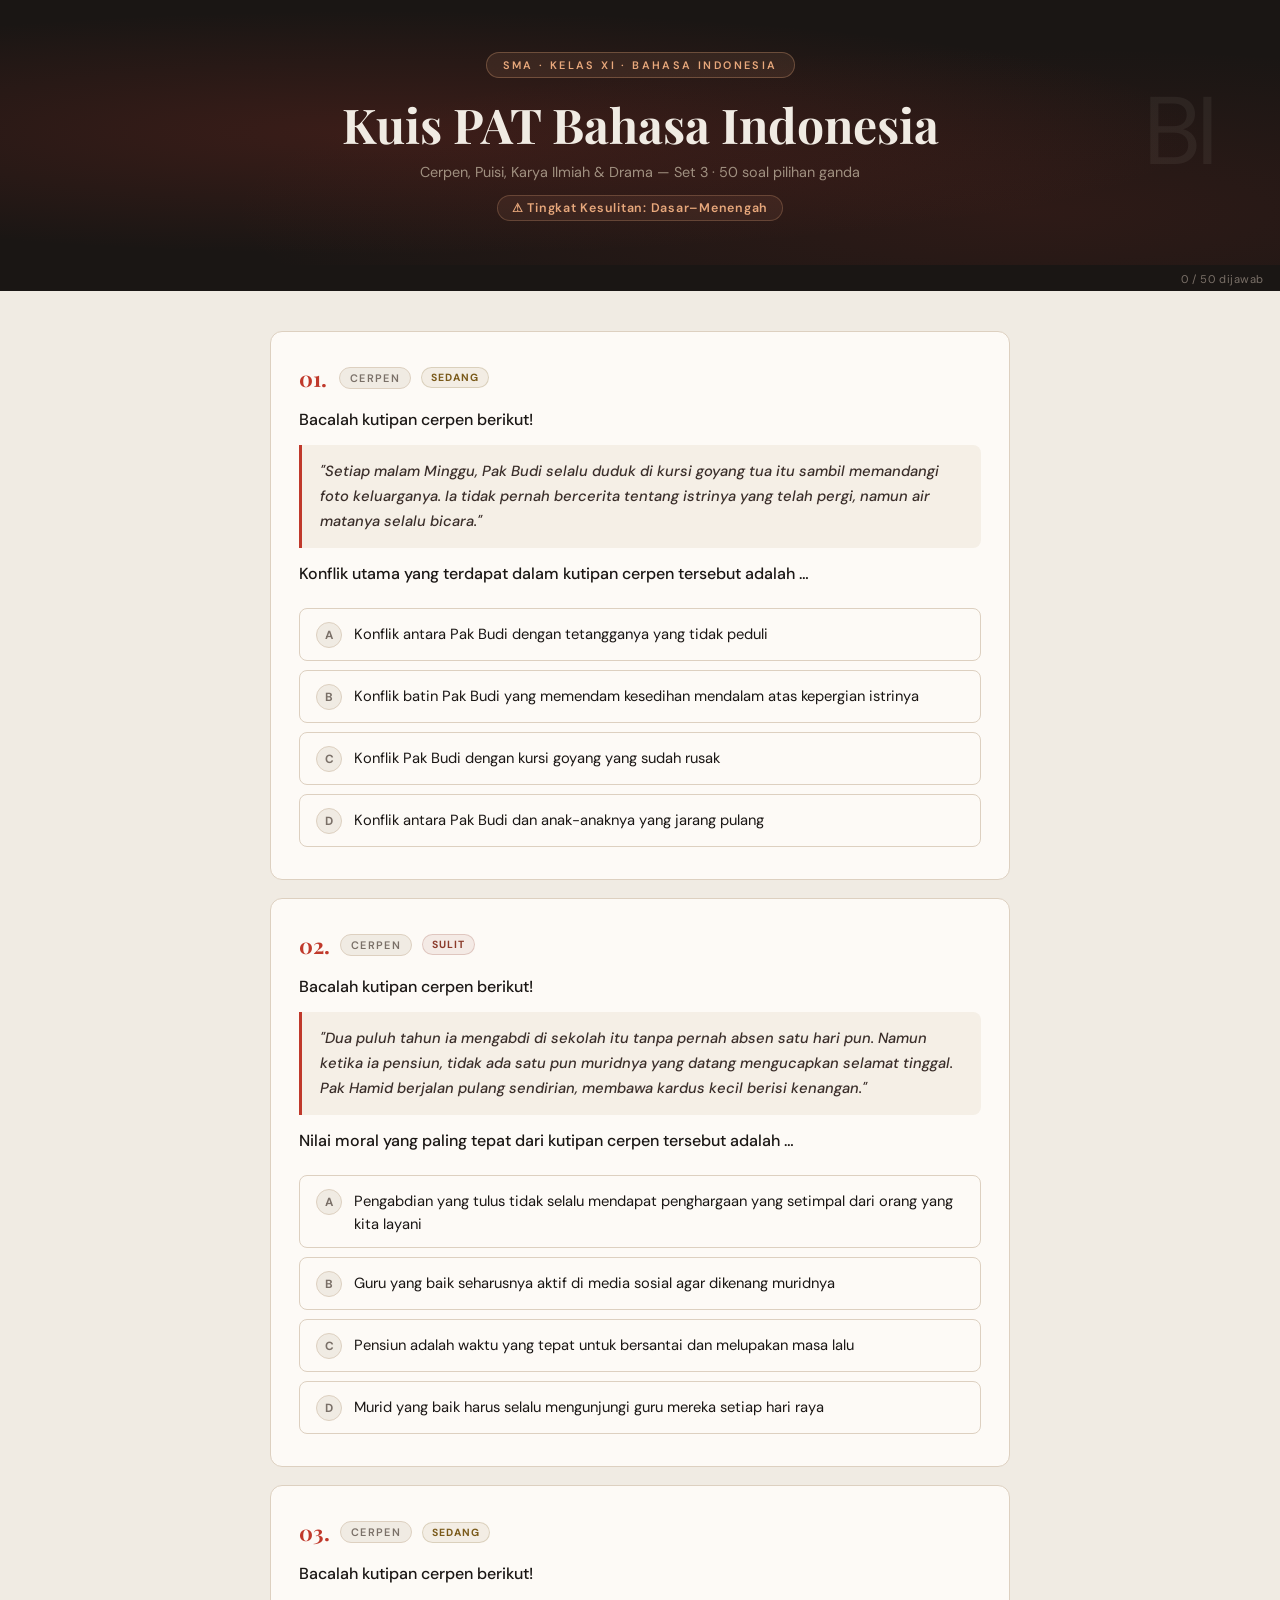
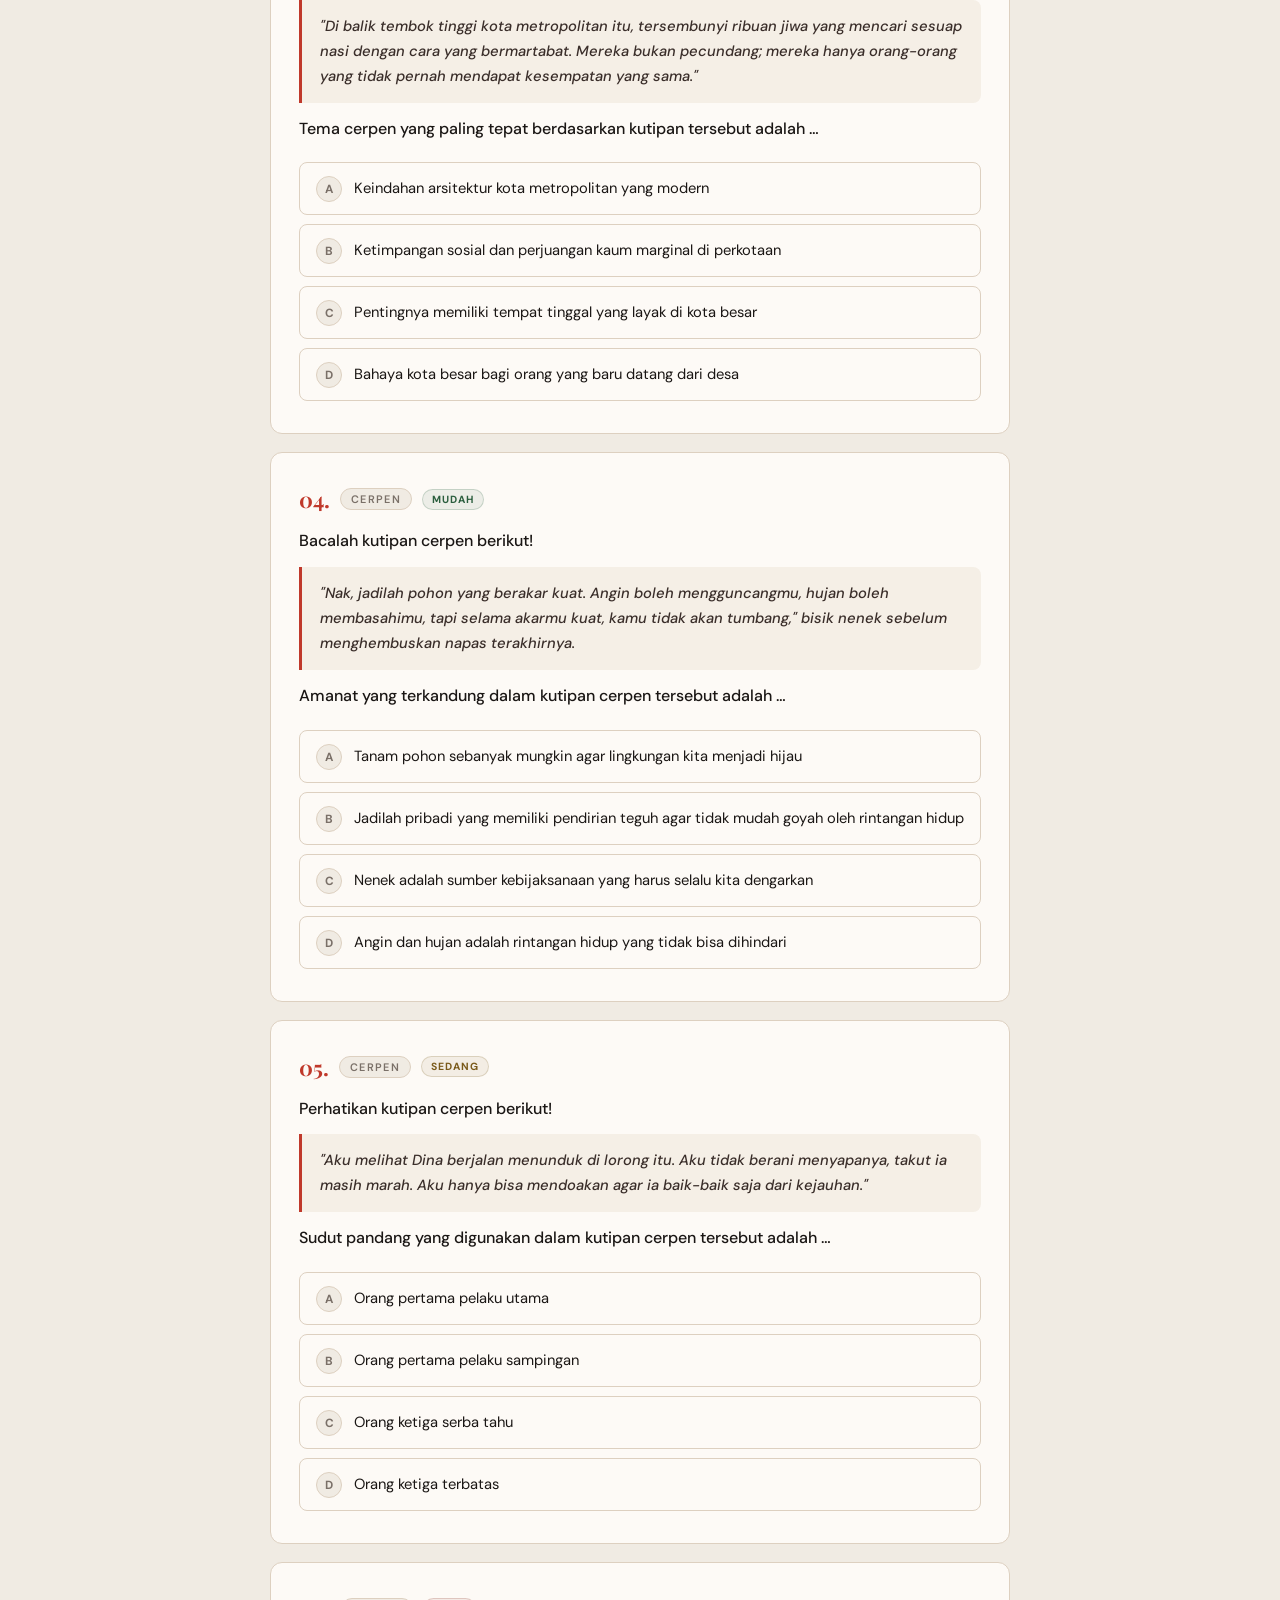
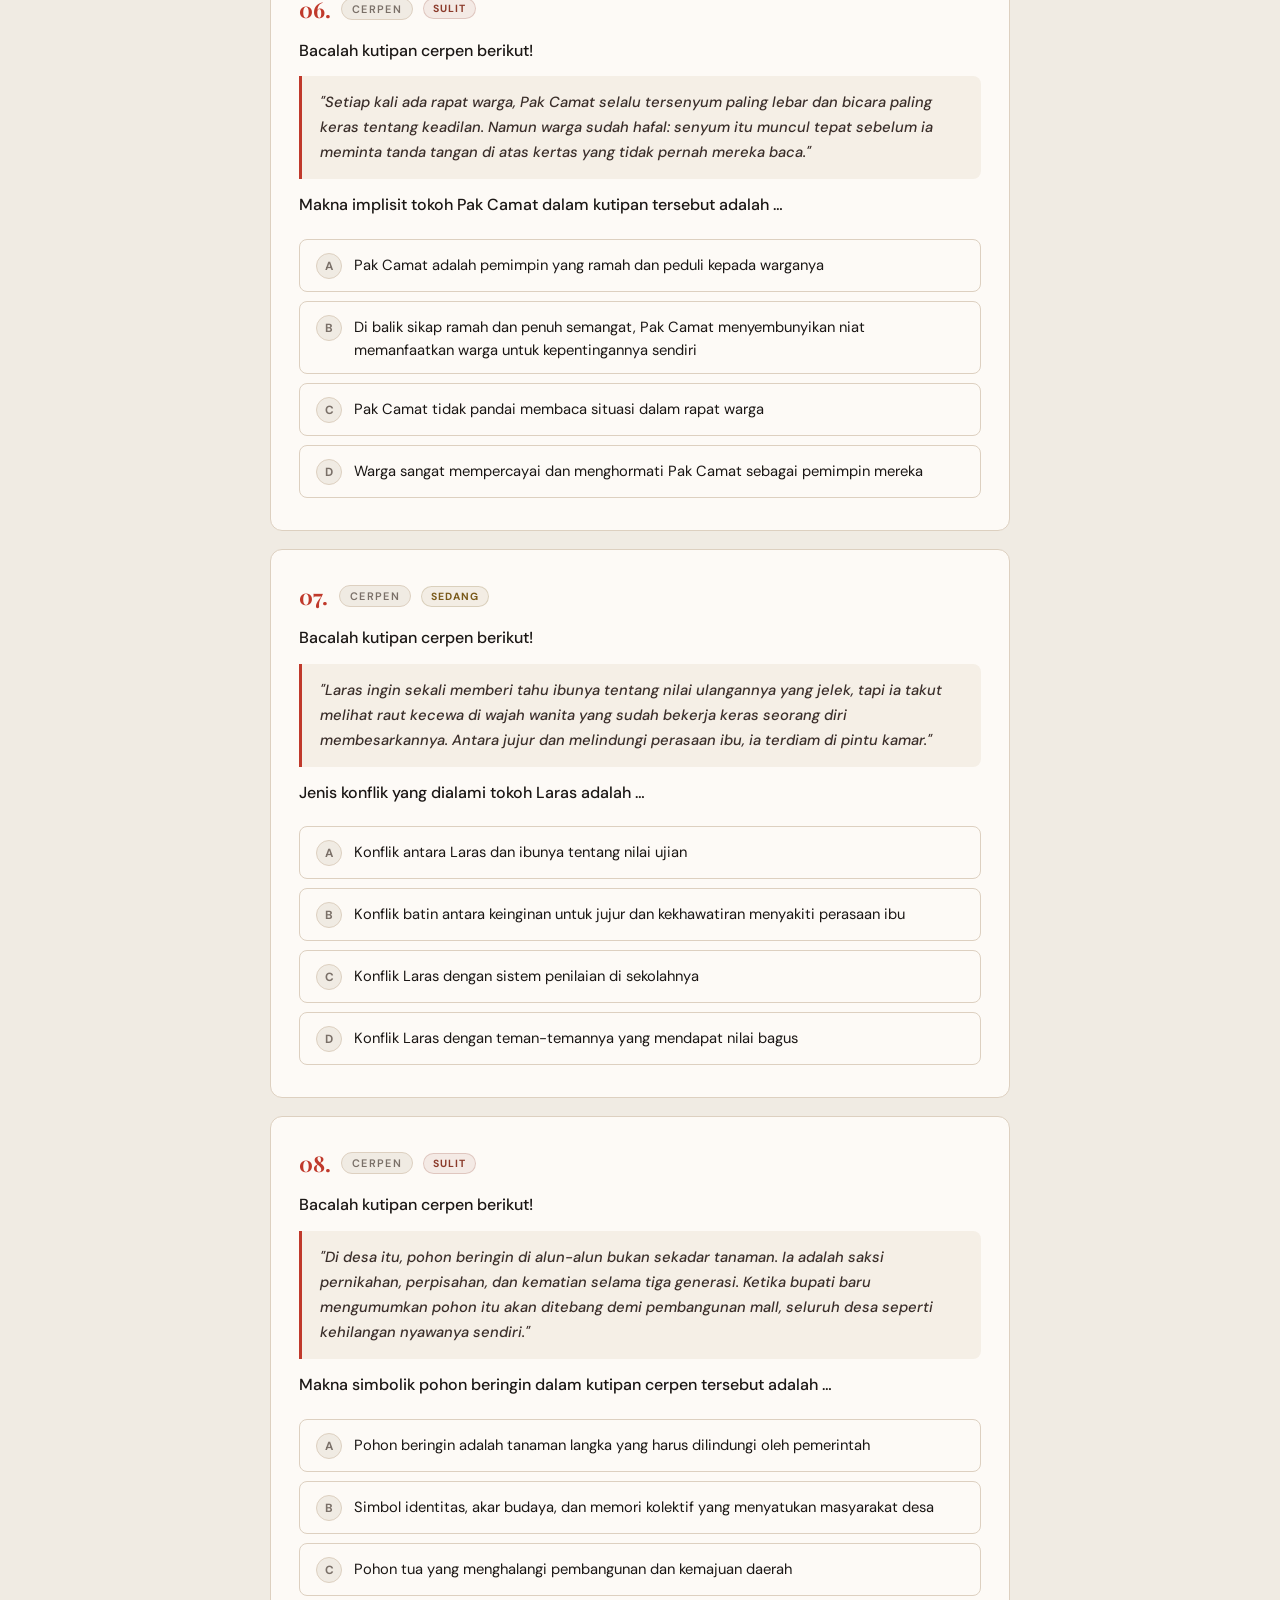
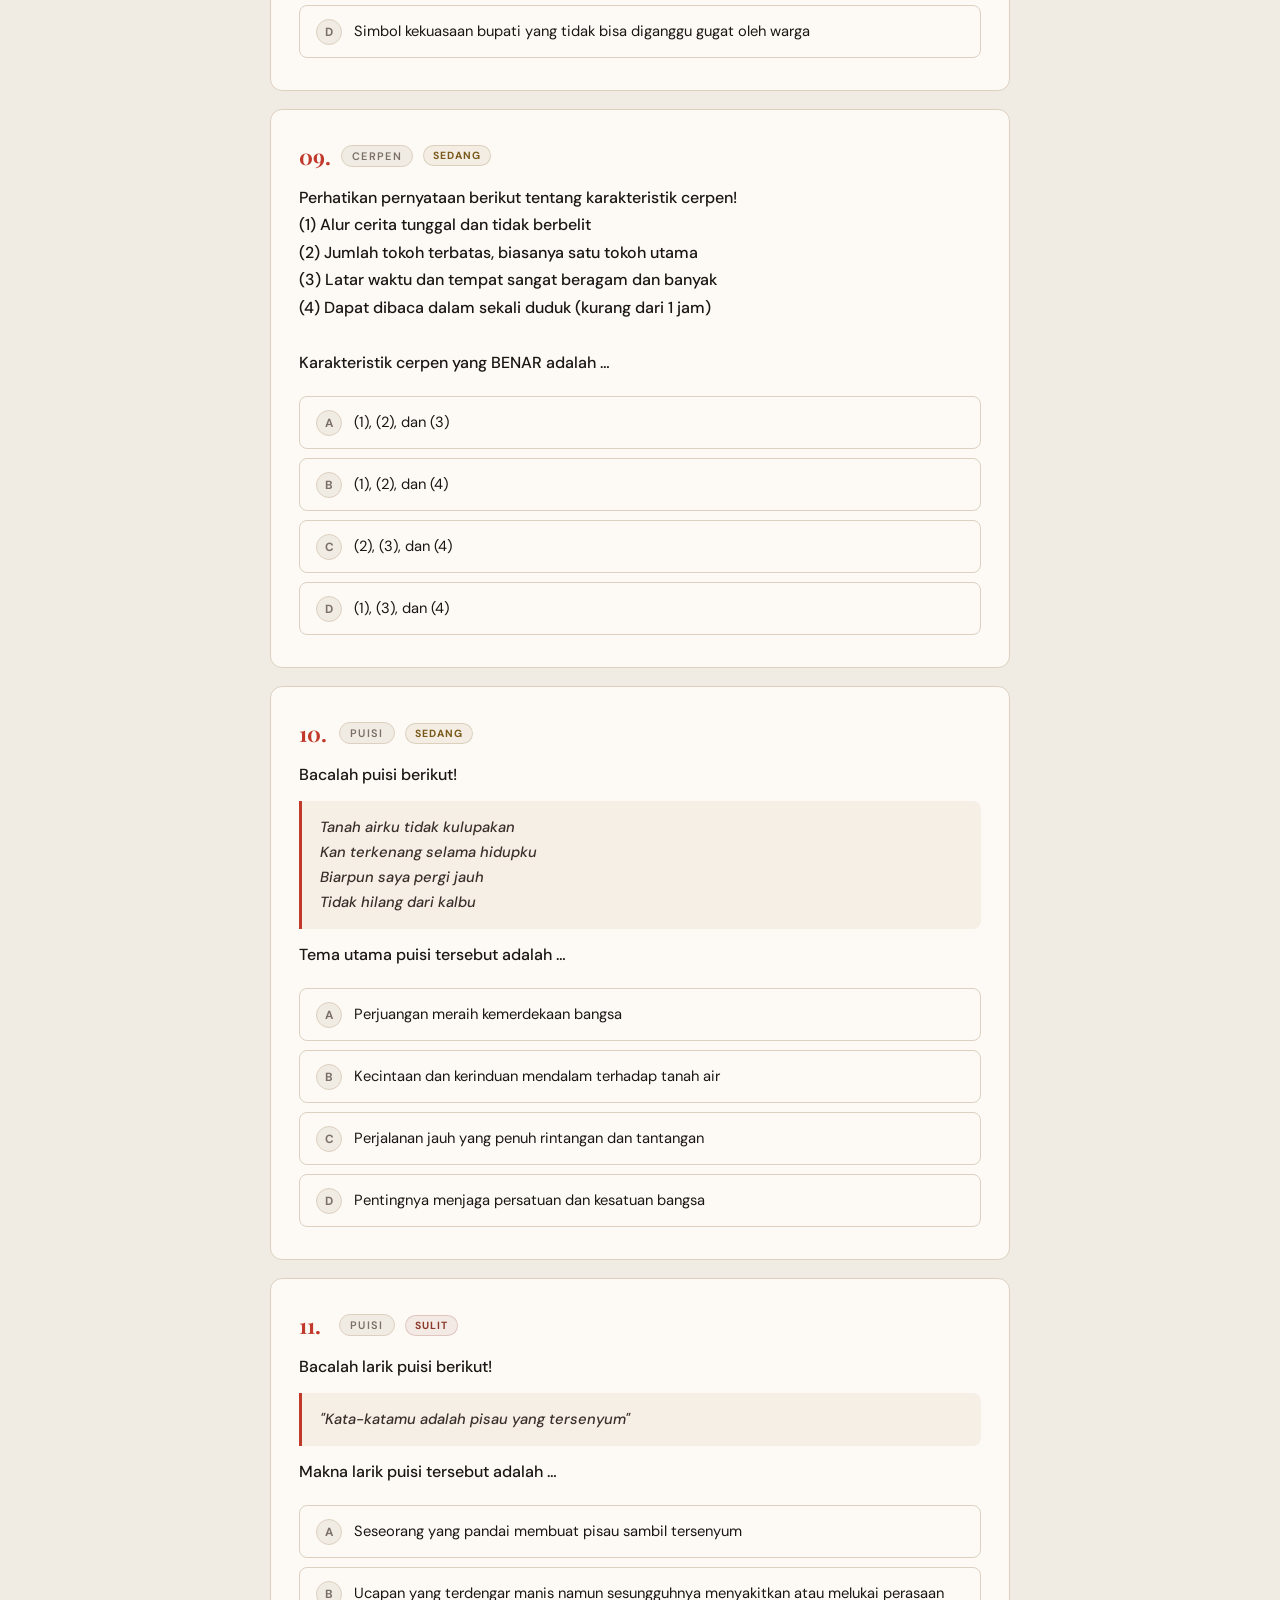
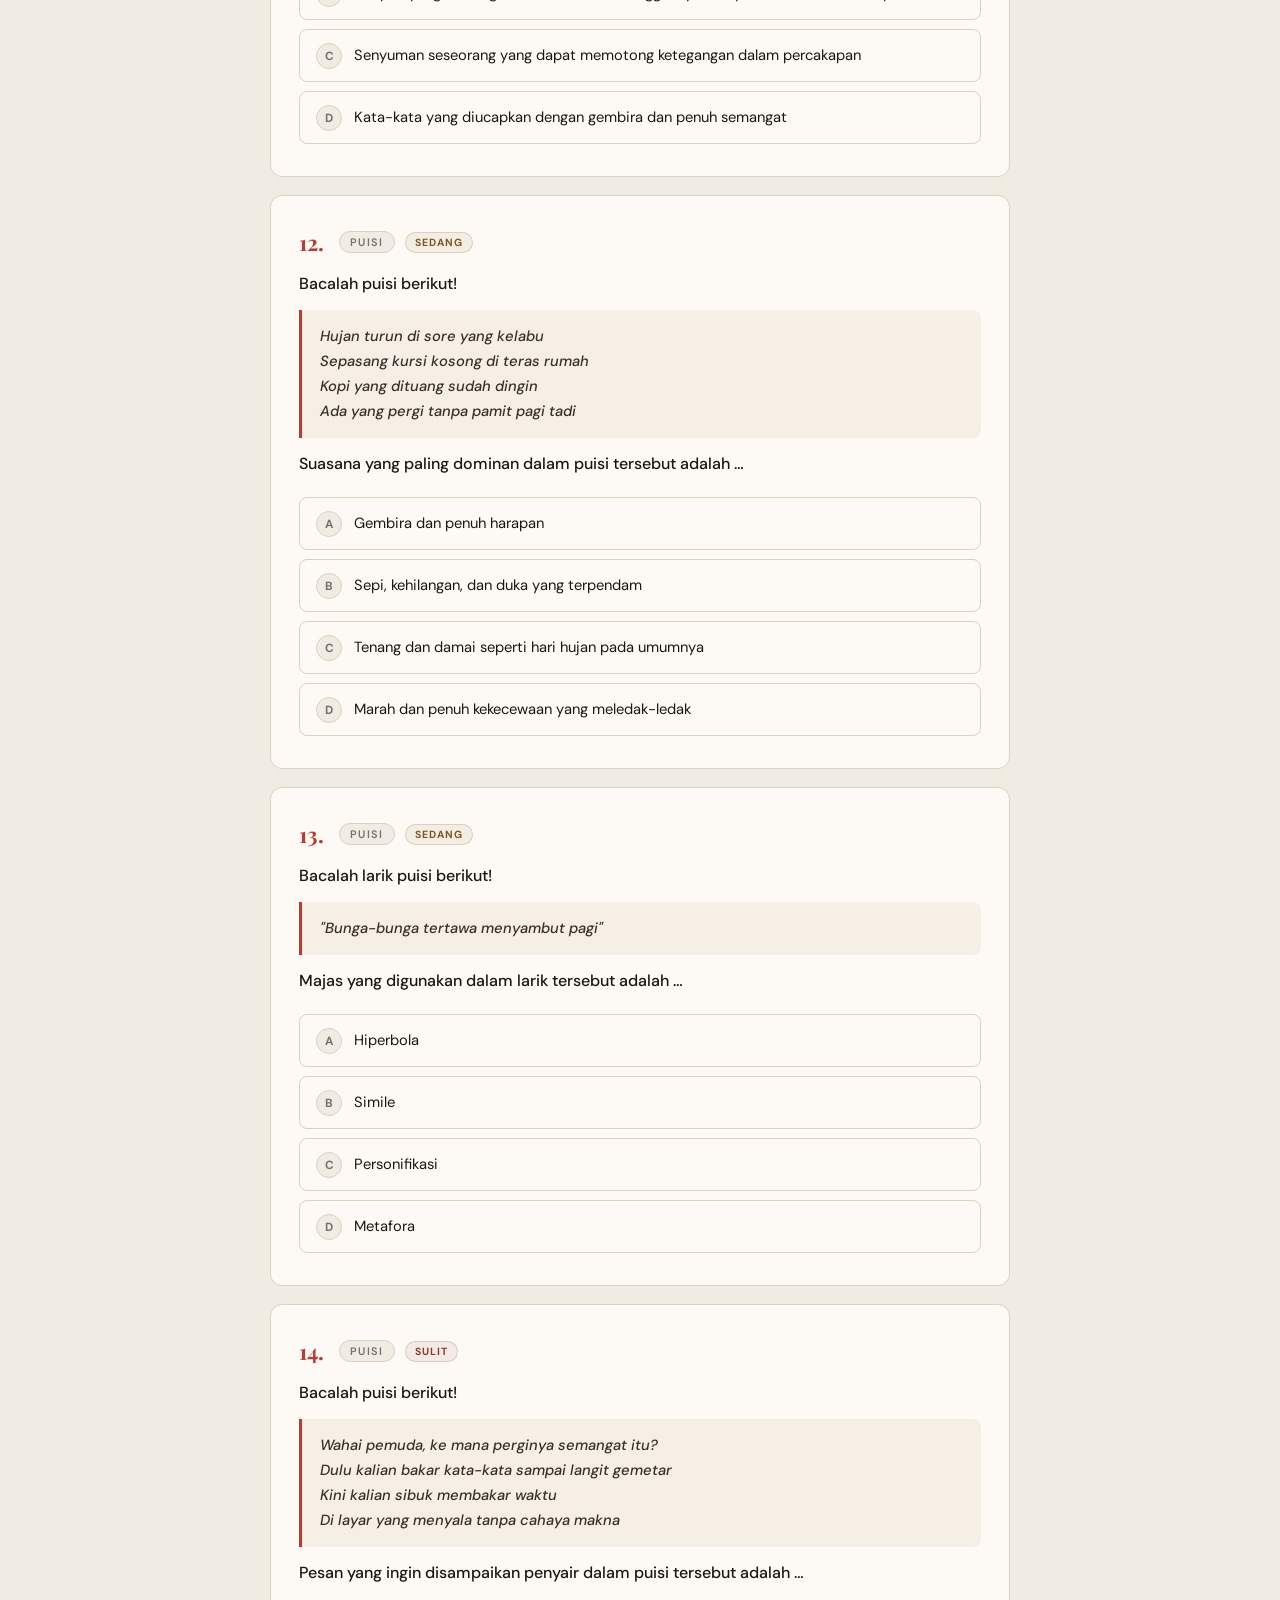
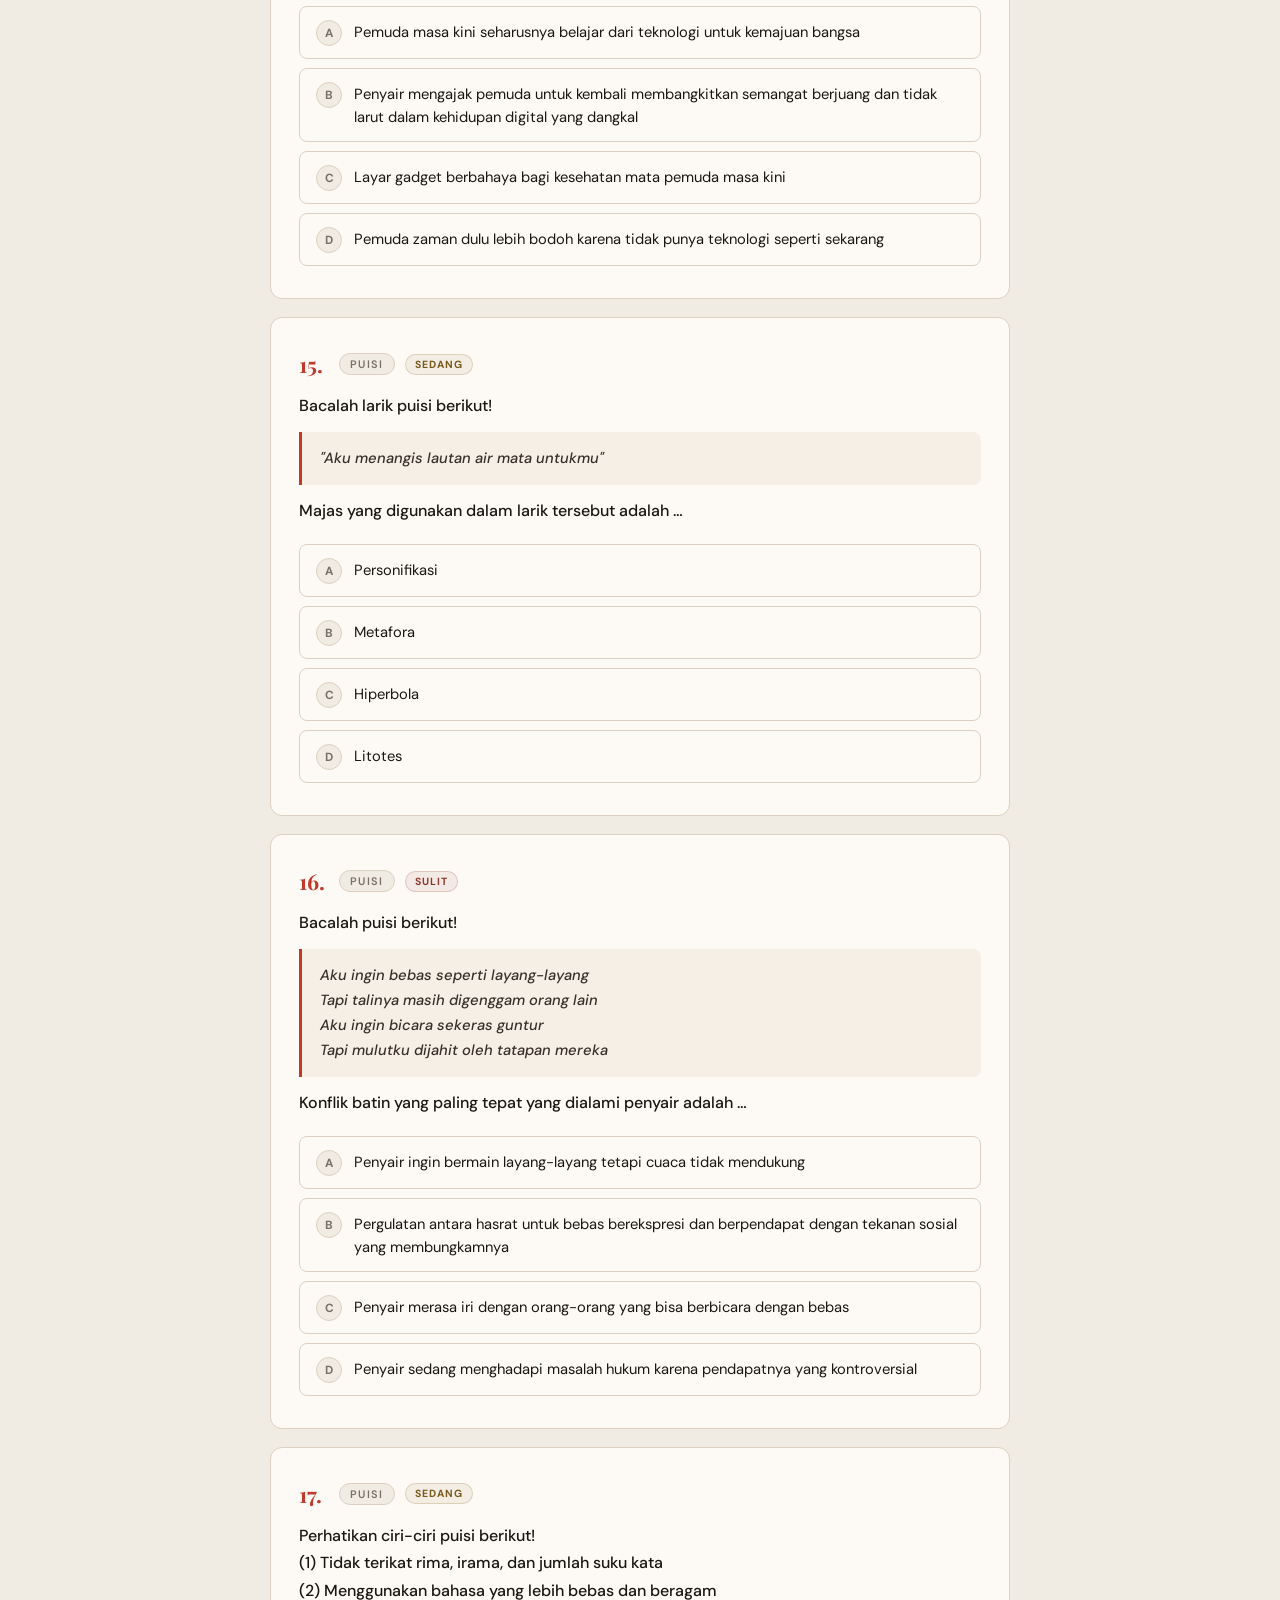
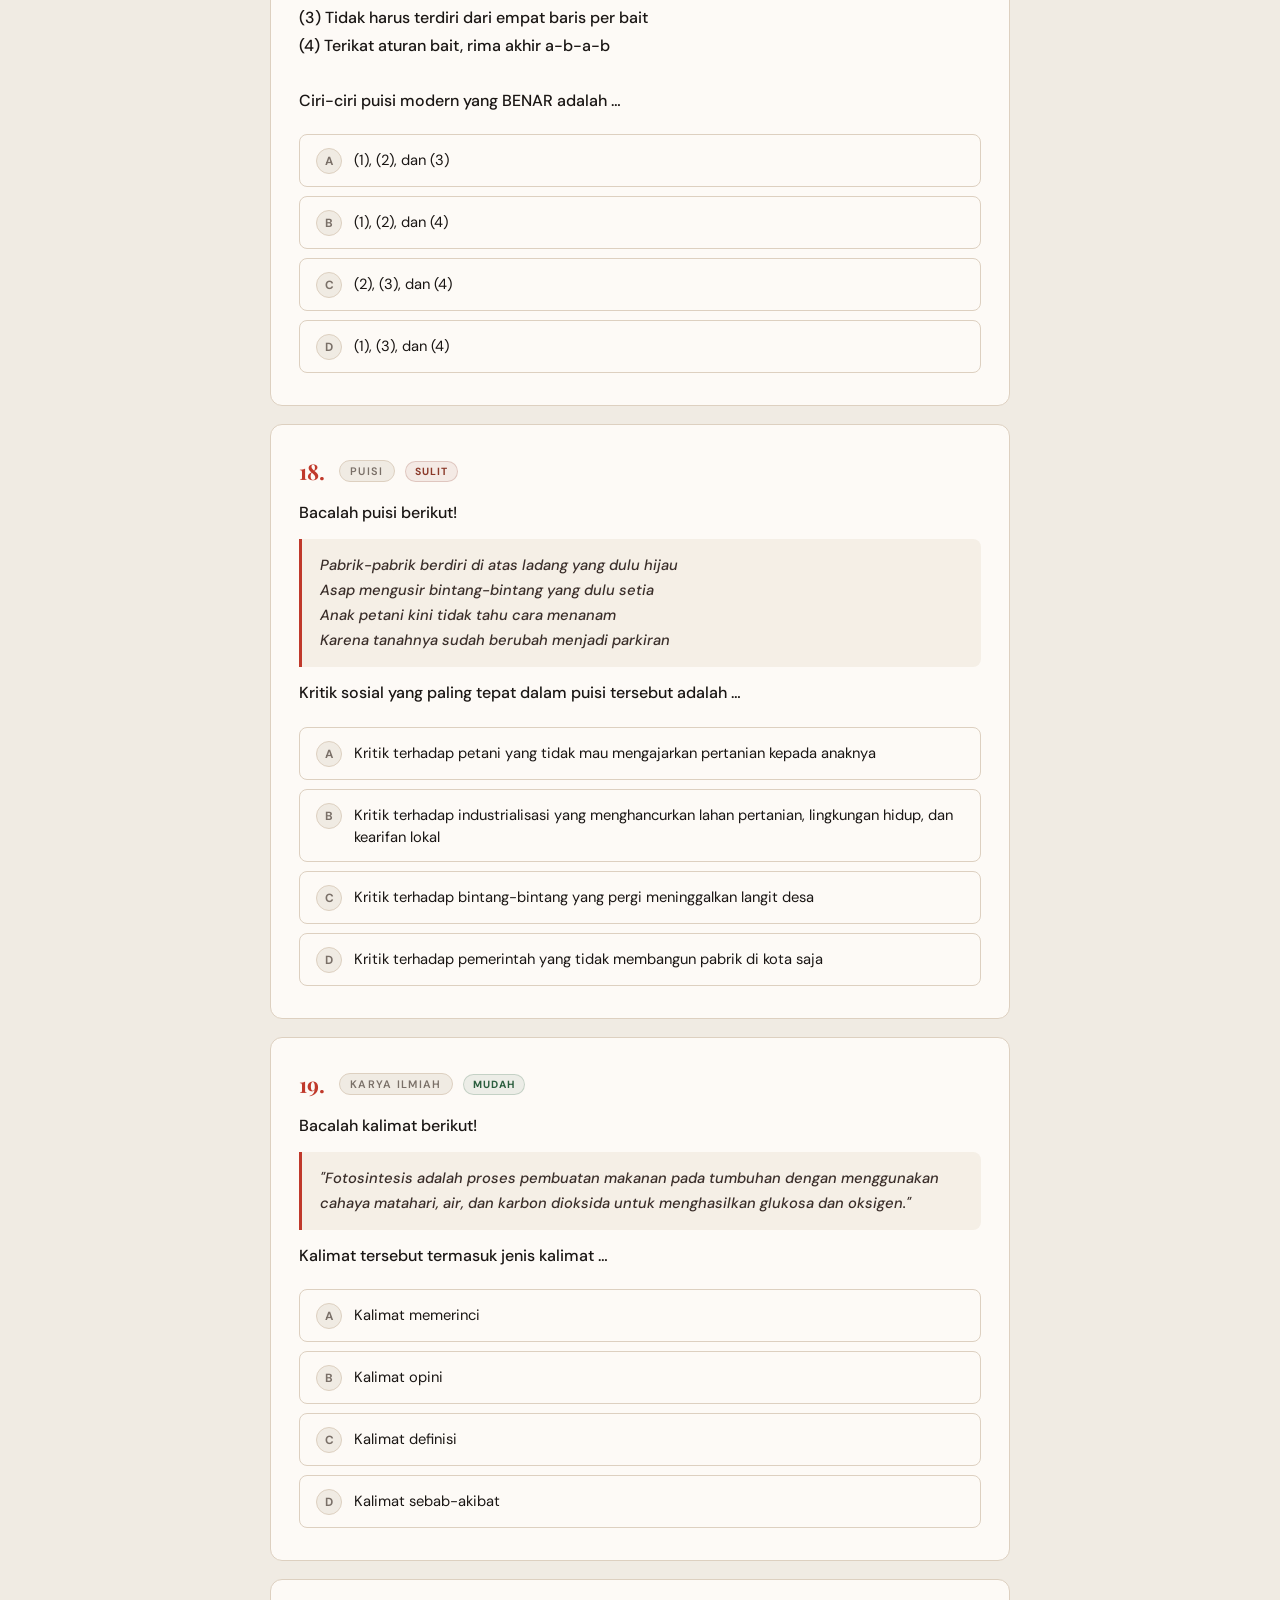
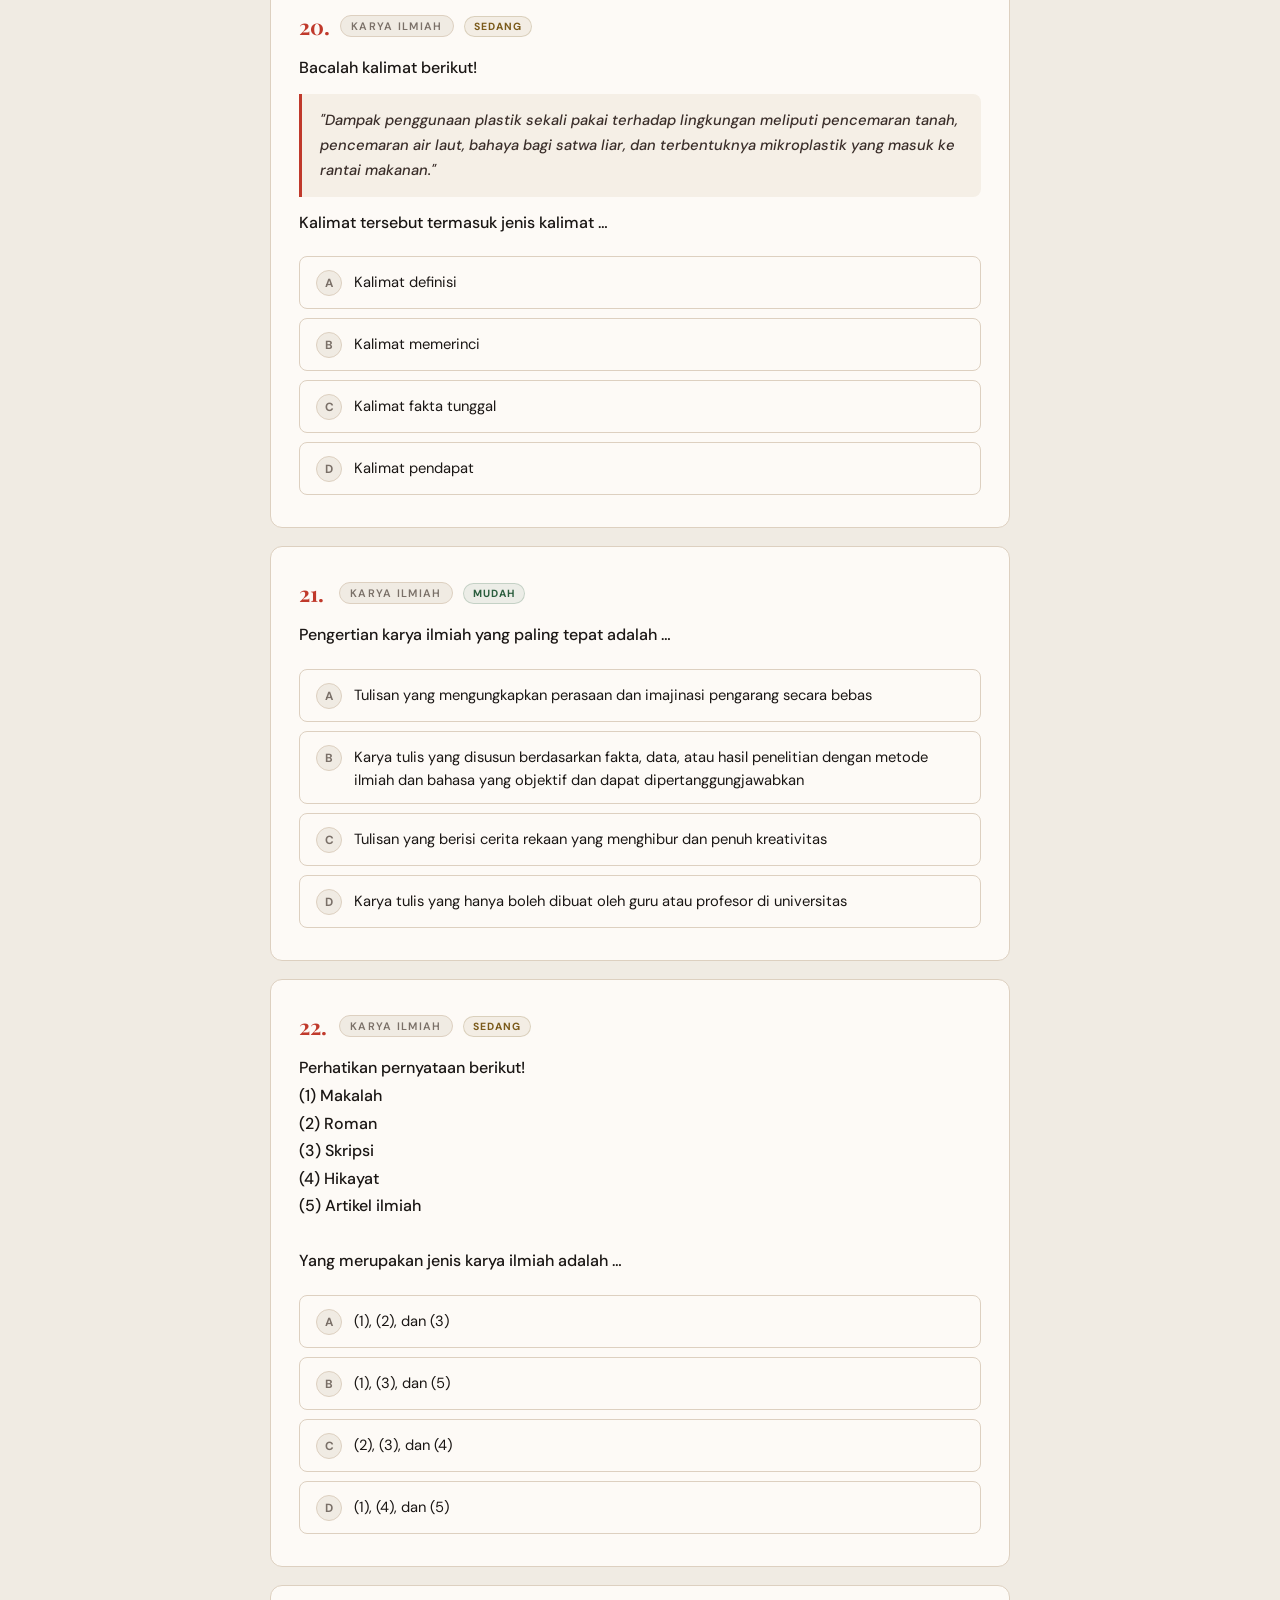
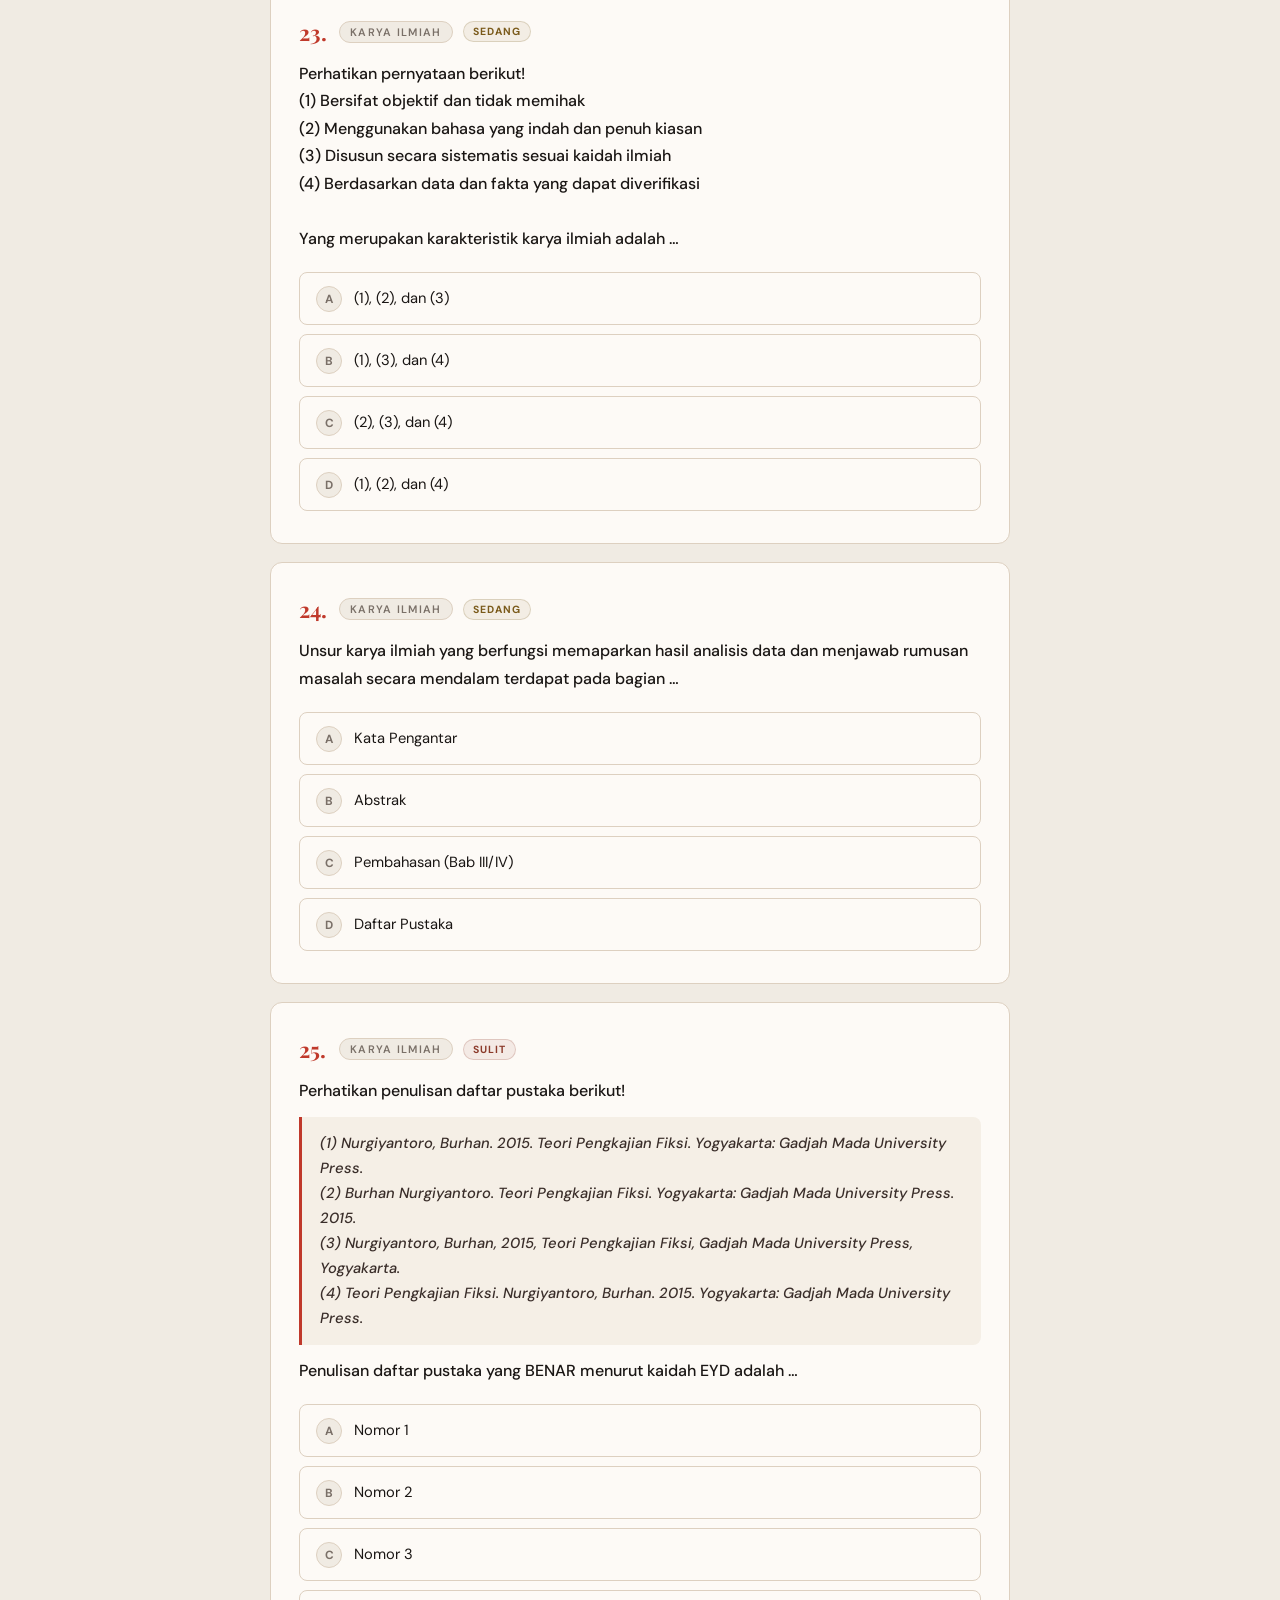
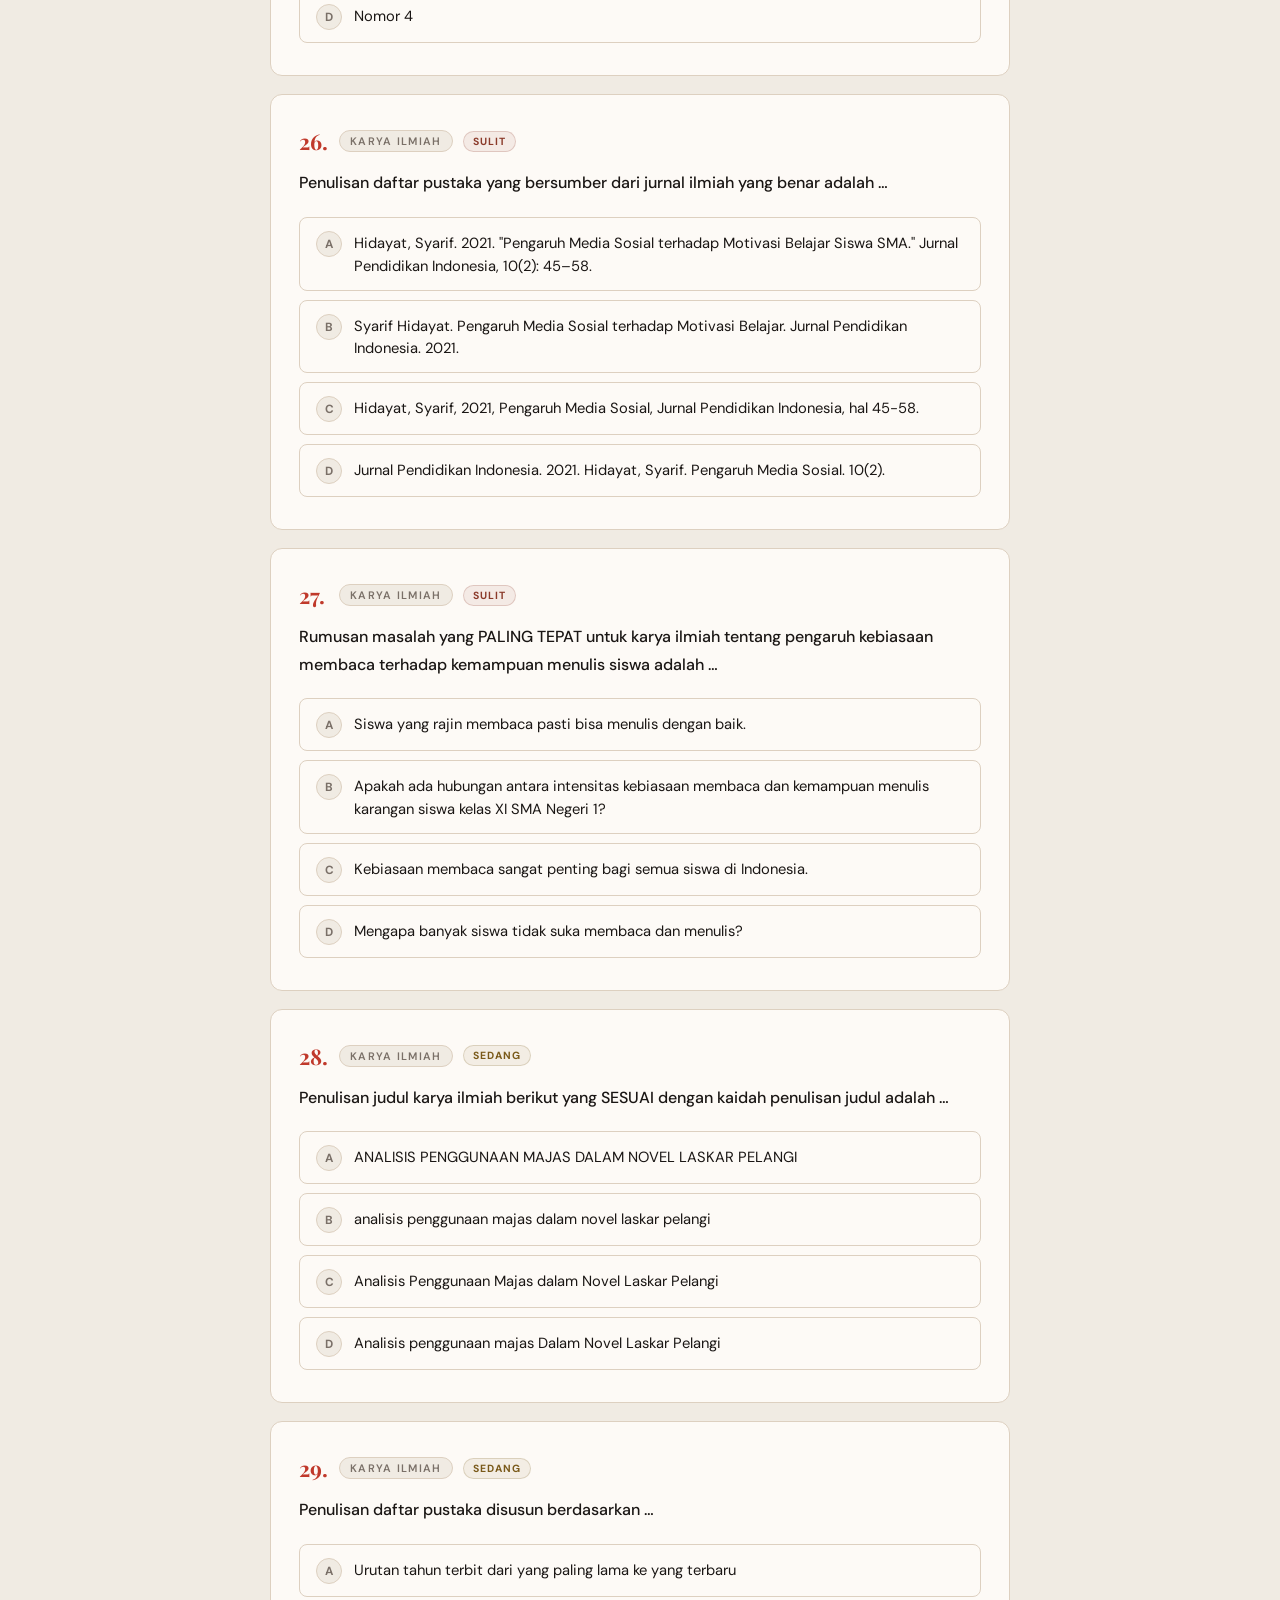
<file: bahasa_indonesia_kuis_pat_xi_set3.html>
<!DOCTYPE html>
<html lang="id">
<head>
  <meta charset="UTF-8" />
  <meta name="viewport" content="width=device-width, initial-scale=1.0"/>
  <title>Kuis Bahasa Indonesia — PAT Semester II — SMA Kelas XI (Set 3)</title>
  <link href="https://fonts.googleapis.com/css2?family=Playfair+Display:ital,wght@0,700;1,600&family=DM+Sans:wght@400;500;600&display=swap" rel="stylesheet"/>
  <style>
    *, *::before, *::after { box-sizing: border-box; margin: 0; padding: 0; }
    :root {
      --bg: #F0EBE3; --surface: #FDFAF6; --ink: #1A1614;
      --muted: #7A7068; --accent: #C0392B; --border: #DDD0C0;
      --correct: #2B5E3E; --wrong: #8B2020; --radius: 12px;
    }
    html { scroll-behavior: smooth; }
    body { font-family: 'DM Sans', sans-serif; background: var(--bg); color: var(--ink); min-height: 100vh; padding: 0 0 80px; }

    header {
      background: var(--ink); color: #F0EBE3;
      padding: 52px 24px 44px; text-align: center; position: relative; overflow: hidden;
    }
    header::before {
      content: ''; position: absolute; inset: 0;
      background: radial-gradient(ellipse at 30% 50%, rgba(192,57,43,.2) 0%, transparent 65%),
                  radial-gradient(ellipse at 80% 80%, rgba(192,57,43,.12) 0%, transparent 55%);
    }
    header .label {
      position: relative; display: inline-block; font-size: .68rem; font-weight: 600;
      letter-spacing: .22em; text-transform: uppercase; color: #E8A87C;
      background: rgba(232,168,124,.1); border: 1px solid rgba(232,168,124,.3);
      padding: 5px 16px; border-radius: 99px; margin-bottom: 18px;
    }
    header h1 {
      position: relative;
      font-family: 'Playfair Display', Georgia, serif;
      font-size: clamp(1.9rem, 5vw, 3rem); line-height: 1.18;
    }
    header .hanzi-deco {
      position: absolute; right: 5%; top: 50%; transform: translateY(-50%);
      font-size: 6rem; opacity: .06; user-select: none; line-height: 1;
    }
    header .sub {
      position: relative; margin-top: 10px; color: #A09080; font-size: .9rem;
    }
    header .difficulty {
      position: relative; display: inline-block; margin-top: 14px;
      font-size: .78rem; font-weight: 600; color: #E8A87C;
      background: rgba(232,168,124,.08); border: 1px solid rgba(232,168,124,.25);
      padding: 4px 14px; border-radius: 99px; letter-spacing: .06em;
    }

    #progress-wrap { position: sticky; top: 0; z-index: 10; background: var(--ink); }
    #progress-bar { height: 3px; background: var(--accent); width: 0%; transition: width .35s ease; }
    #progress-count {
      text-align: right; padding: 4px 16px 5px; font-size: .7rem;
      color: #7A7068; background: var(--ink); letter-spacing: .05em;
    }

    .container { max-width: 780px; margin: 0 auto; padding: 40px 20px 0; }

    .question-card {
      background: var(--surface); border: 1px solid var(--border);
      border-radius: var(--radius); padding: 32px 28px; margin-bottom: 18px;
      transition: box-shadow .2s;
    }
    .question-card:hover { box-shadow: 0 4px 22px rgba(0,0,0,.07); }
    .question-card.unanswered { border-color: #C8962A; box-shadow: 0 0 0 3px rgba(200,150,42,.14); }

    .q-meta { display: flex; align-items: center; gap: 10px; margin-bottom: 14px; flex-wrap: wrap; }
    .q-num { font-family: 'Playfair Display', serif; font-size: 1.35rem; font-weight: 700; color: var(--accent); min-width: 30px; }
    .q-tag {
      font-size: .68rem; font-weight: 600; letter-spacing: .12em; text-transform: uppercase;
      color: var(--muted); background: var(--bg); border: 1px solid var(--border);
      padding: 3px 10px; border-radius: 99px;
    }
    .q-diff {
      font-size: .65rem; font-weight: 700; letter-spacing: .1em; text-transform: uppercase;
      padding: 3px 9px; border-radius: 99px;
    }
    .q-diff.hard   { color: #8B3A2A; background: rgba(139,58,42,.08); border: 1px solid rgba(139,58,42,.2); }
    .q-diff.medium { color: #7A5A1A; background: rgba(122,90,26,.08); border: 1px solid rgba(122,90,26,.2); }
    .q-diff.easy   { color: #2B5E3E; background: rgba(43,94,62,.08);  border: 1px solid rgba(43,94,62,.2); }

    .q-text { font-size: 1rem; line-height: 1.72; font-weight: 500; margin-bottom: 20px; }
    .q-text .kutipan {
      display: block; background: #F5EFE6; border-left: 3px solid var(--accent);
      padding: 14px 18px; margin: 12px 0; border-radius: 0 8px 8px 0;
      font-style: italic; font-size: .92rem; line-height: 1.7; color: #3A2E2A;
      white-space: pre-line;
    }
    .q-note { font-size: .82rem; color: var(--muted); font-style: italic; margin-bottom: 16px; margin-top: -10px; }

    .options { display: flex; flex-direction: column; gap: 9px; }
    .option-label {
      display: flex; align-items: flex-start; gap: 12px;
      padding: 12px 16px; border: 1.5px solid var(--border); border-radius: 8px;
      cursor: pointer; transition: border-color .15s, background .15s; user-select: none;
    }
    .option-label:hover { border-color: var(--accent); background: #FBF4EE; }
    .option-label input[type="radio"] { display: none; }
    .opt-letter {
      flex-shrink: 0; width: 26px; height: 26px; border-radius: 50%;
      background: var(--bg); border: 1.5px solid var(--border);
      display: flex; align-items: center; justify-content: center;
      font-size: .74rem; font-weight: 700; color: var(--muted);
      transition: all .15s; margin-top: 1px;
    }
    .option-label:has(input:checked) { border-color: var(--accent); background: #FBF4EE; }
    .option-label:has(input:checked) .opt-letter { background: var(--accent); border-color: var(--accent); color: #fff; }
    .opt-text { font-size: .92rem; line-height: 1.55; padding-top: 2px; }

    .option-label.correct { border-color: var(--correct); background: #EAF3EE; }
    .option-label.correct .opt-letter { background: var(--correct); border-color: var(--correct); color: #fff; }
    .option-label.wrong { border-color: var(--wrong); background: #FAF0EE; }
    .option-label.wrong .opt-letter { background: var(--wrong); border-color: var(--wrong); color: #fff; }

    #btn-wrap { text-align: center; margin-top: 40px; }
    #submit-btn {
      font-family: 'DM Sans', sans-serif; font-size: 1rem; font-weight: 600;
      background: var(--ink); color: #F0EBE3; border: none;
      padding: 16px 56px; border-radius: 8px; cursor: pointer;
      transition: background .2s, transform .1s; letter-spacing: .04em;
    }
    #submit-btn:hover { background: #2A2420; transform: translateY(-1px); }
    #submit-btn:active { transform: translateY(0); }
    #submit-btn:disabled { opacity: .4; cursor: not-allowed; }

    #warn-msg {
      display: none; margin-top: 12px; font-size: .86rem; color: #8B6200;
      background: #FFF8E6; border: 1px solid #DEB84A; border-radius: 8px;
      padding: 10px 18px; text-align: center;
    }

    #hasil {
      display: none; margin-top: 44px; background: var(--ink); color: #F0EBE3;
      border-radius: var(--radius); padding: 44px 32px; text-align: center;
      animation: fadeUp .5s ease both;
    }
    @keyframes fadeUp { from { opacity:0; transform:translateY(24px); } to { opacity:1; transform:translateY(0); } }
    .score-label { font-size: .72rem; letter-spacing: .2em; text-transform: uppercase; color: #9A8878; margin-bottom: 10px; }
    .score-num { font-family: 'Playfair Display', serif; font-size: clamp(3.5rem,10vw,5.5rem); font-weight: 700; line-height: 1; color: var(--accent); }
    .score-of { font-size: .88rem; color: #9A8878; margin-top: 6px; }
    .predikat { display: inline-block; margin-top: 18px; font-size: 1rem; font-weight: 600; padding: 7px 22px; border-radius: 99px; border: 1.5px solid rgba(255,255,255,.15); }
    .divider { width: 48px; height: 2px; background: rgba(255,255,255,.1); margin: 24px auto; }
    .summary-row { display: flex; justify-content: center; gap: 36px; flex-wrap: wrap; margin-bottom: 30px; }
    .stat .val { font-size: 1.65rem; font-weight: 700; }
    .stat .val.g { color: #7DCFAA; }
    .stat .val.r { color: #E07878; }
    .stat .lbl { font-size: .75rem; color: #9A8878; margin-top: 3px; }
    .kunci-title { font-family: 'Playfair Display', serif; font-size: 1.22rem; margin-bottom: 18px; }
    .kunci-grid { display: grid; grid-template-columns: repeat(auto-fill,minmax(270px,1fr)); gap: 10px; text-align: left; }
    .kunci-item { background: rgba(255,255,255,.05); border: 1px solid rgba(255,255,255,.09); border-radius: 8px; padding: 12px 14px; font-size: .84rem; line-height: 1.55; }
    .kunci-item.ok { border-color: rgba(125,207,170,.2); }
    .ki-no { color: #E8A87C; font-weight: 700; margin-bottom: 4px; font-size: .8rem; }
    .ki-ans { color: #7DCFAA; font-weight: 600; }
    .ki-your { color: #E07878; font-size: .8rem; margin-top: 3px; }
    .ki-explain { color: #9A8878; font-size: .78rem; margin-top: 4px; font-style: italic; }

    #retry-btn {
      margin-top: 28px; font-family: 'DM Sans', sans-serif; font-size: .92rem; font-weight: 600;
      background: transparent; color: #F0EBE3; border: 1.5px solid rgba(255,255,255,.22);
      padding: 12px 36px; border-radius: 8px; cursor: pointer; transition: all .2s;
    }
    #retry-btn:hover { border-color: rgba(255,255,255,.6); background: rgba(255,255,255,.06); }

    @media (max-width: 500px) { .question-card { padding: 22px 16px; } #hasil { padding: 32px 16px; } }
  </style>
</head>
<body>

<header>
  <div class="hanzi-deco">BI</div>
  <div class="label">SMA &middot; Kelas XI &middot; Bahasa Indonesia</div>
  <h1>Kuis PAT Bahasa Indonesia</h1>
  <p class="sub">Cerpen, Puisi, Karya Ilmiah &amp; Drama &mdash; Set 3 &middot; 50 soal pilihan ganda</p>
  <div class="difficulty">&#9888; Tingkat Kesulitan: Dasar–Menengah</div>
</header>
<div id="progress-wrap">
  <div id="progress-bar"></div>
  <div id="progress-count">0 / 50 dijawab</div>
</div>

<div class="container">
  <div id="quiz-form"></div>
  <div id="btn-wrap">
    <button id="submit-btn">Kirim Jawaban</button>
    <div id="warn-msg">&#9888; Masih ada soal yang belum dijawab. Lengkapi semua jawaban terlebih dahulu.</div>
  </div>
  <div id="hasil"></div>
</div>

<script>
const questions = [

  // ===== CERPEN (1–9) =====
  {
    topic: "Cerpen", diff: "medium",
    q: 'Bacalah kutipan cerpen berikut!\n<span class="kutipan">"Setiap malam Minggu, Pak Budi selalu duduk di kursi goyang tua itu sambil memandangi foto keluarganya. Ia tidak pernah bercerita tentang istrinya yang telah pergi, namun air matanya selalu bicara."</span>\nKonflik utama yang terdapat dalam kutipan cerpen tersebut adalah …',
    opts: [
      "Konflik antara Pak Budi dengan tetangganya yang tidak peduli",
      "Konflik batin Pak Budi yang memendam kesedihan mendalam atas kepergian istrinya",
      "Konflik Pak Budi dengan kursi goyang yang sudah rusak",
      "Konflik antara Pak Budi dan anak-anaknya yang jarang pulang"
    ],
    ans: 1,
    explain: "Konflik utama cerpen adalah inti permasalahan yang menggerakkan cerita. Pak Budi yang diam setiap malam Minggu, memandang foto, menangis tanpa bercerita mencerminkan konflik batin yang dalam — ia bergulat dengan duka cita yang ia pendam sendirian atas kepergian istrinya."
  },
  {
    topic: "Cerpen", diff: "hard",
    q: 'Bacalah kutipan cerpen berikut!\n<span class="kutipan">"Dua puluh tahun ia mengabdi di sekolah itu tanpa pernah absen satu hari pun. Namun ketika ia pensiun, tidak ada satu pun muridnya yang datang mengucapkan selamat tinggal. Pak Hamid berjalan pulang sendirian, membawa kardus kecil berisi kenangan."</span>\nNilai moral yang paling tepat dari kutipan cerpen tersebut adalah …',
    opts: [
      "Pengabdian yang tulus tidak selalu mendapat penghargaan yang setimpal dari orang yang kita layani",
      "Guru yang baik seharusnya aktif di media sosial agar dikenang muridnya",
      "Pensiun adalah waktu yang tepat untuk bersantai dan melupakan masa lalu",
      "Murid yang baik harus selalu mengunjungi guru mereka setiap hari raya"
    ],
    ans: 0,
    explain: "Nilai moral adalah ajaran tentang baik-buruk yang bisa dipetik. Kisah Pak Hamid yang mengabdi 20 tahun tanpa absen tetapi pulang sendiri tanpa dihargai mengandung nilai moral: ketulusan pengabdian tidak selalu berbanding lurus dengan penghargaan yang diterima — namun itu tidak mengurangi nilai pengabdian itu sendiri."
  },
  {
    topic: "Cerpen", diff: "medium",
    q: 'Bacalah kutipan cerpen berikut!\n<span class="kutipan">"Di balik tembok tinggi kota metropolitan itu, tersembunyi ribuan jiwa yang mencari sesuap nasi dengan cara yang bermartabat. Mereka bukan pecundang; mereka hanya orang-orang yang tidak pernah mendapat kesempatan yang sama."</span>\nTema cerpen yang paling tepat berdasarkan kutipan tersebut adalah …',
    opts: [
      "Keindahan arsitektur kota metropolitan yang modern",
      "Ketimpangan sosial dan perjuangan kaum marginal di perkotaan",
      "Pentingnya memiliki tempat tinggal yang layak di kota besar",
      "Bahaya kota besar bagi orang yang baru datang dari desa"
    ],
    ans: 1,
    explain: "Tema adalah gagasan utama yang mendasari cerita. Gambaran tentang orang-orang di balik 'tembok tinggi' yang berjuang mendapat penghidupan layak namun tidak mendapat kesempatan yang sama menunjukkan tema ketimpangan sosial dan nasib kaum marjinal di kota."
  },
  {
    topic: "Cerpen", diff: "easy",
    q: 'Bacalah kutipan cerpen berikut!\n<span class="kutipan">"Nak, jadilah pohon yang berakar kuat. Angin boleh mengguncangmu, hujan boleh membasahimu, tapi selama akarmu kuat, kamu tidak akan tumbang," bisik nenek sebelum menghembuskan napas terakhirnya.</span>\nAmanat yang terkandung dalam kutipan cerpen tersebut adalah …',
    opts: [
      "Tanam pohon sebanyak mungkin agar lingkungan kita menjadi hijau",
      "Jadilah pribadi yang memiliki pendirian teguh agar tidak mudah goyah oleh rintangan hidup",
      "Nenek adalah sumber kebijaksanaan yang harus selalu kita dengarkan",
      "Angin dan hujan adalah rintangan hidup yang tidak bisa dihindari"
    ],
    ans: 1,
    explain: "Amanat adalah pesan moral yang ingin disampaikan pengarang. Nasihat nenek menggunakan metafora pohon berakar kuat — pesannya adalah: jadilah pribadi berpendirian teguh dan kokoh dalam prinsip agar tidak mudah goyah menghadapi berbagai cobaan hidup."
  },
  {
    topic: "Cerpen", diff: "medium",
    q: 'Perhatikan kutipan cerpen berikut!\n<span class="kutipan">"Aku melihat Dina berjalan menunduk di lorong itu. Aku tidak berani menyapanya, takut ia masih marah. Aku hanya bisa mendoakan agar ia baik-baik saja dari kejauhan."</span>\nSudut pandang yang digunakan dalam kutipan cerpen tersebut adalah …',
    opts: [
      "Orang pertama pelaku utama",
      "Orang pertama pelaku sampingan",
      "Orang ketiga serba tahu",
      "Orang ketiga terbatas"
    ],
    ans: 1,
    explain: "Sudut pandang orang pertama pelaku sampingan: narator menggunakan 'aku' tetapi ia bukan tokoh utama cerita — tokoh utamanya adalah Dina. Si 'aku' hanya mengamati Dina dari pinggir, tidak tahu apa yang dirasakan Dina ('takut ia masih marah' — hanya dugaan). Ini membedakannya dari pelaku utama."
  },
  {
    topic: "Cerpen", diff: "hard",
    q: 'Bacalah kutipan cerpen berikut!\n<span class="kutipan">"Setiap kali ada rapat warga, Pak Camat selalu tersenyum paling lebar dan bicara paling keras tentang keadilan. Namun warga sudah hafal: senyum itu muncul tepat sebelum ia meminta tanda tangan di atas kertas yang tidak pernah mereka baca."</span>\nMakna implisit tokoh Pak Camat dalam kutipan tersebut adalah …',
    opts: [
      "Pak Camat adalah pemimpin yang ramah dan peduli kepada warganya",
      "Di balik sikap ramah dan penuh semangat, Pak Camat menyembunyikan niat memanfaatkan warga untuk kepentingannya sendiri",
      "Pak Camat tidak pandai membaca situasi dalam rapat warga",
      "Warga sangat mempercayai dan menghormati Pak Camat sebagai pemimpin mereka"
    ],
    ans: 1,
    explain: "Makna implisit adalah makna tersembunyi di balik perilaku tokoh. Pola perilaku Pak Camat — senyum lebar, bicara keras tentang keadilan — selalu berakhir dengan permintaan tanda tangan pada dokumen yang tidak dibaca warga. Ini menyiratkan watak munafik: senyum dan retorika keadilan digunakan sebagai kedok untuk memanipulasi warga."
  },
  {
    topic: "Cerpen", diff: "medium",
    q: 'Bacalah kutipan cerpen berikut!\n<span class="kutipan">"Laras ingin sekali memberi tahu ibunya tentang nilai ulangannya yang jelek, tapi ia takut melihat raut kecewa di wajah wanita yang sudah bekerja keras seorang diri membesarkannya. Antara jujur dan melindungi perasaan ibu, ia terdiam di pintu kamar."</span>\nJenis konflik yang dialami tokoh Laras adalah …',
    opts: [
      "Konflik antara Laras dan ibunya tentang nilai ujian",
      "Konflik batin antara keinginan untuk jujur dan kekhawatiran menyakiti perasaan ibu",
      "Konflik Laras dengan sistem penilaian di sekolahnya",
      "Konflik Laras dengan teman-temannya yang mendapat nilai bagus"
    ],
    ans: 1,
    explain: "Konflik batin (internal) adalah pergulatan dalam diri tokoh sendiri. Laras tidak berhadapan dengan orang lain, melainkan bergulat dengan dua pilihan yang sama-sama berat: kejujuran vs melindungi perasaan ibu. Keduanya adalah nilai baik yang saling bertentangan dalam dirinya."
  },
  {
    topic: "Cerpen", diff: "hard",
    q: 'Bacalah kutipan cerpen berikut!\n<span class="kutipan">"Di desa itu, pohon beringin di alun-alun bukan sekadar tanaman. Ia adalah saksi pernikahan, perpisahan, dan kematian selama tiga generasi. Ketika bupati baru mengumumkan pohon itu akan ditebang demi pembangunan mall, seluruh desa seperti kehilangan nyawanya sendiri."</span>\nMakna simbolik pohon beringin dalam kutipan cerpen tersebut adalah …',
    opts: [
      "Pohon beringin adalah tanaman langka yang harus dilindungi oleh pemerintah",
      "Simbol identitas, akar budaya, dan memori kolektif yang menyatukan masyarakat desa",
      "Pohon tua yang menghalangi pembangunan dan kemajuan daerah",
      "Simbol kekuasaan bupati yang tidak bisa diganggu gugat oleh warga"
    ],
    ans: 1,
    explain: "Makna simbolik adalah nilai kias suatu objek yang mewakili konsep yang lebih besar. Pohon beringin yang menjadi saksi tiga generasi dan ketika ditebang membuat seluruh desa 'kehilangan nyawa' merupakan simbol identitas kolektif, akar budaya, dan sejarah bersama yang mengikat komunitas."
  },
  {
    topic: "Cerpen", diff: "medium",
    q: 'Perhatikan pernyataan berikut tentang karakteristik cerpen!\n<br>(1) Alur cerita tunggal dan tidak berbelit<br>(2) Jumlah tokoh terbatas, biasanya satu tokoh utama<br>(3) Latar waktu dan tempat sangat beragam dan banyak<br>(4) Dapat dibaca dalam sekali duduk (kurang dari 1 jam)<br><br>Karakteristik cerpen yang BENAR adalah …',
    opts: [
      "(1), (2), dan (3)",
      "(1), (2), dan (4)",
      "(2), (3), dan (4)",
      "(1), (3), dan (4)"
    ],
    ans: 1,
    explain: "Cerpen (cerita pendek) memiliki ciri: (1) alur tunggal dan sederhana, (2) tokoh terbatas, dan (4) dapat dibaca dalam satu duduk. Pernyataan (3) salah — cerpen justru memiliki latar yang terbatas dan terfokus, tidak beragam seperti novel."
  },

  // ===== PUISI (10–18) =====
  {
    topic: "Puisi", diff: "medium",
    q: 'Bacalah puisi berikut!\n<span class="kutipan">Tanah airku tidak kulupakan\nKan terkenang selama hidupku\nBiarpun saya pergi jauh\nTidak hilang dari kalbu</span>\nTema utama puisi tersebut adalah …',
    opts: [
      "Perjuangan meraih kemerdekaan bangsa",
      "Kecintaan dan kerinduan mendalam terhadap tanah air",
      "Perjalanan jauh yang penuh rintangan dan tantangan",
      "Pentingnya menjaga persatuan dan kesatuan bangsa"
    ],
    ans: 1,
    explain: "Tema puisi ditentukan dari keseluruhan gambaran dan perasaan yang diungkapkan. Kata-kata 'tanah airku tidak kulupakan', 'kan terkenang', dan 'tidak hilang dari kalbu' semua mengarah pada satu tema: kecintaan dan kerinduan yang tidak terhapus kepada tanah air."
  },
  {
    topic: "Puisi", diff: "hard",
    q: 'Bacalah larik puisi berikut!\n<span class="kutipan">"Kata-katamu adalah pisau yang tersenyum"</span>\nMakna larik puisi tersebut adalah …',
    opts: [
      "Seseorang yang pandai membuat pisau sambil tersenyum",
      "Ucapan yang terdengar manis namun sesungguhnya menyakitkan atau melukai perasaan",
      "Senyuman seseorang yang dapat memotong ketegangan dalam percakapan",
      "Kata-kata yang diucapkan dengan gembira dan penuh semangat"
    ],
    ans: 1,
    explain: "Larik ini menggunakan majas metafora dengan paradoks: 'pisau yang tersenyum' menggambarkan sesuatu yang tampak ramah (senyum) namun bersifat melukai (pisau). Maknanya: ucapan atau kata-kata yang disampaikan dengan nada manis tetapi sesungguhnya menyakiti hati orang yang mendengarnya."
  },
  {
    topic: "Puisi", diff: "medium",
    q: 'Bacalah puisi berikut!\n<span class="kutipan">Hujan turun di sore yang kelabu\nSepasang kursi kosong di teras rumah\nKopi yang dituang sudah dingin\nAda yang pergi tanpa pamit pagi tadi</span>\nSuasana yang paling dominan dalam puisi tersebut adalah …',
    opts: [
      "Gembira dan penuh harapan",
      "Sepi, kehilangan, dan duka yang terpendam",
      "Tenang dan damai seperti hari hujan pada umumnya",
      "Marah dan penuh kekecewaan yang meledak-ledak"
    ],
    ans: 1,
    explain: "Suasana puisi dibangun melalui pilihan kata dan citraan. 'Hujan sore kelabu', 'kursi kosong', 'kopi dingin', 'pergi tanpa pamit' — seluruh gambaran ini secara bersama menciptakan suasana sepi, sunyi, dan duka akibat kehilangan seseorang."
  },
  {
    topic: "Puisi", diff: "medium",
    q: 'Bacalah larik puisi berikut!\n<span class="kutipan">"Bunga-bunga tertawa menyambut pagi"</span>\nMajas yang digunakan dalam larik tersebut adalah …',
    opts: [
      "Hiperbola",
      "Simile",
      "Personifikasi",
      "Metafora"
    ],
    ans: 2,
    explain: "Personifikasi adalah majas yang memberikan sifat atau perilaku manusia kepada benda mati atau makhluk tak bernyawa. 'Bunga-bunga tertawa' memberikan kemampuan tertawa — sebuah tindakan manusia — kepada bunga. Ini adalah personifikasi."
  },
  {
    topic: "Puisi", diff: "hard",
    q: 'Bacalah puisi berikut!\n<span class="kutipan">Wahai pemuda, ke mana perginya semangat itu?\nDulu kalian bakar kata-kata sampai langit gemetar\nKini kalian sibuk membakar waktu\nDi layar yang menyala tanpa cahaya makna</span>\nPesan yang ingin disampaikan penyair dalam puisi tersebut adalah …',
    opts: [
      "Pemuda masa kini seharusnya belajar dari teknologi untuk kemajuan bangsa",
      "Penyair mengajak pemuda untuk kembali membangkitkan semangat berjuang dan tidak larut dalam kehidupan digital yang dangkal",
      "Layar gadget berbahaya bagi kesehatan mata pemuda masa kini",
      "Pemuda zaman dulu lebih bodoh karena tidak punya teknologi seperti sekarang"
    ],
    ans: 1,
    explain: "Pesan penyair tersembunyi di balik kontras antara dulu ('bakar kata-kata sampai langit gemetar') dan kini ('membakar waktu di layar tanpa cahaya makna'). Penyair meratapi lunturnya semangat perjuangan pemuda yang tergantikan oleh konsumsi digital yang kosong makna — pesannya: bangkitlah kembali!"
  },
  {
    topic: "Puisi", diff: "medium",
    q: 'Bacalah larik puisi berikut!\n<span class="kutipan">"Aku menangis lautan air mata untukmu"</span>\nMajas yang digunakan dalam larik tersebut adalah …',
    opts: [
      "Personifikasi",
      "Metafora",
      "Hiperbola",
      "Litotes"
    ],
    ans: 2,
    explain: "Hiperbola adalah majas yang melebih-lebihkan sesuatu untuk menekankan perasaan. 'Menangis lautan air mata' tidak mungkin secara harfiah, tetapi digunakan untuk menekankan betapa besar dan dalamnya kesedihan yang dirasakan tokoh."
  },
  {
    topic: "Puisi", diff: "hard",
    q: 'Bacalah puisi berikut!\n<span class="kutipan">Aku ingin bebas seperti layang-layang\nTapi talinya masih digenggam orang lain\nAku ingin bicara sekeras guntur\nTapi mulutku dijahit oleh tatapan mereka</span>\nKonflik batin yang paling tepat yang dialami penyair adalah …',
    opts: [
      "Penyair ingin bermain layang-layang tetapi cuaca tidak mendukung",
      "Pergulatan antara hasrat untuk bebas berekspresi dan berpendapat dengan tekanan sosial yang membungkamnya",
      "Penyair merasa iri dengan orang-orang yang bisa berbicara dengan bebas",
      "Penyair sedang menghadapi masalah hukum karena pendapatnya yang kontroversial"
    ],
    ans: 1,
    explain: "Konflik batin puisi ini adalah pergulatan internal antara keinginan untuk bebas (layang-layang, bicara sekeras guntur) dengan kenyataan bahwa ia dibatasi oleh kontrol orang lain (tali digenggam, mulut dijahit tatapan). Ini adalah konflik universal tentang kebebasan berekspresi versus tekanan sosial dan kekuasaan."
  },
  {
    topic: "Puisi", diff: "medium",
    q: 'Perhatikan ciri-ciri puisi berikut!\n<br>(1) Tidak terikat rima, irama, dan jumlah suku kata<br>(2) Menggunakan bahasa yang lebih bebas dan beragam<br>(3) Tidak harus terdiri dari empat baris per bait<br>(4) Terikat aturan bait, rima akhir a-b-a-b<br><br>Ciri-ciri puisi modern yang BENAR adalah …',
    opts: [
      "(1), (2), dan (3)",
      "(1), (2), dan (4)",
      "(2), (3), dan (4)",
      "(1), (3), dan (4)"
    ],
    ans: 0,
    explain: "Puisi modern (puisi bebas) ditandai oleh: (1) tidak terikat rima/irama, (2) bahasa lebih bebas dan variatif, (3) tidak harus 4 baris per bait. Pernyataan (4) justru merupakan ciri puisi lama/terikat seperti pantun dan syair, bukan puisi modern."
  },
  {
    topic: "Puisi", diff: "hard",
    q: 'Bacalah puisi berikut!\n<span class="kutipan">Pabrik-pabrik berdiri di atas ladang yang dulu hijau\nAsap mengusir bintang-bintang yang dulu setia\nAnak petani kini tidak tahu cara menanam\nKarena tanahnya sudah berubah menjadi parkiran</span>\nKritik sosial yang paling tepat dalam puisi tersebut adalah …',
    opts: [
      "Kritik terhadap petani yang tidak mau mengajarkan pertanian kepada anaknya",
      "Kritik terhadap industrialisasi yang menghancurkan lahan pertanian, lingkungan hidup, dan kearifan lokal",
      "Kritik terhadap bintang-bintang yang pergi meninggalkan langit desa",
      "Kritik terhadap pemerintah yang tidak membangun pabrik di kota saja"
    ],
    ans: 1,
    explain: "Puisi ini mengkritik proses industrialisasi yang masif: ladang hijau berubah jadi pabrik, langit bersih digantikan asap, dan generasi baru kehilangan warisan kearifan bertani karena tanahnya sudah menjadi tempat parkir. Ini adalah kritik sosial terhadap pembangunan industri yang mengorbankan lingkungan dan budaya agraris."
  },

  // ===== KARYA ILMIAH (19–30) =====
  {
    topic: "Karya Ilmiah", diff: "easy",
    q: 'Bacalah kalimat berikut!\n<span class="kutipan">"Fotosintesis adalah proses pembuatan makanan pada tumbuhan dengan menggunakan cahaya matahari, air, dan karbon dioksida untuk menghasilkan glukosa dan oksigen."</span>\nKalimat tersebut termasuk jenis kalimat …',
    opts: [
      "Kalimat memerinci",
      "Kalimat opini",
      "Kalimat definisi",
      "Kalimat sebab-akibat"
    ],
    ans: 2,
    explain: "Kalimat definisi memberikan pengertian atau batasan suatu konsep/istilah. Cirinya menggunakan kata 'adalah' atau 'merupakan' diikuti penjelasan lengkap. Kalimat ini menjelaskan apa itu fotosintesis — ini adalah kalimat definisi."
  },
  {
    topic: "Karya Ilmiah", diff: "medium",
    q: 'Bacalah kalimat berikut!\n<span class="kutipan">"Dampak penggunaan plastik sekali pakai terhadap lingkungan meliputi pencemaran tanah, pencemaran air laut, bahaya bagi satwa liar, dan terbentuknya mikroplastik yang masuk ke rantai makanan."</span>\nKalimat tersebut termasuk jenis kalimat …',
    opts: [
      "Kalimat definisi",
      "Kalimat memerinci",
      "Kalimat fakta tunggal",
      "Kalimat pendapat"
    ],
    ans: 1,
    explain: "Kalimat memerinci menyebutkan bagian-bagian, unsur, atau dampak dari suatu hal secara terperinci. Kata kunci 'meliputi' diikuti empat butir dampak secara spesifik adalah ciri kalimat memerinci. Ini berbeda dari definisi karena tidak menjelaskan 'apa itu', melainkan 'apa saja bagian/dampaknya'."
  },
  {
    topic: "Karya Ilmiah", diff: "easy",
    q: 'Pengertian karya ilmiah yang paling tepat adalah …',
    opts: [
      "Tulisan yang mengungkapkan perasaan dan imajinasi pengarang secara bebas",
      "Karya tulis yang disusun berdasarkan fakta, data, atau hasil penelitian dengan metode ilmiah dan bahasa yang objektif dan dapat dipertanggungjawabkan",
      "Tulisan yang berisi cerita rekaan yang menghibur dan penuh kreativitas",
      "Karya tulis yang hanya boleh dibuat oleh guru atau profesor di universitas"
    ],
    ans: 1,
    explain: "Karya ilmiah adalah karya tulis yang bersifat ilmiah: disusun berdasarkan fakta, data, atau penelitian; menggunakan metode ilmiah yang sistematis; menggunakan bahasa objektif; dan dapat dipertanggungjawabkan secara akademis. Ini berbedakan dari karya sastra yang bersifat imajinatif dan subyektif."
  },
  {
    topic: "Karya Ilmiah", diff: "medium",
    q: 'Perhatikan pernyataan berikut!\n<br>(1) Makalah<br>(2) Roman<br>(3) Skripsi<br>(4) Hikayat<br>(5) Artikel ilmiah<br><br>Yang merupakan jenis karya ilmiah adalah …',
    opts: [
      "(1), (2), dan (3)",
      "(1), (3), dan (5)",
      "(2), (3), dan (4)",
      "(1), (4), dan (5)"
    ],
    ans: 1,
    explain: "Jenis karya ilmiah: makalah (1), skripsi/tesis/disertasi (3), artikel ilmiah/jurnal (5), laporan penelitian, kertas kerja. Roman (2) dan hikayat (4) adalah karya sastra/fiksi, bukan karya ilmiah."
  },
  {
    topic: "Karya Ilmiah", diff: "medium",
    q: 'Perhatikan pernyataan berikut!\n<br>(1) Bersifat objektif dan tidak memihak<br>(2) Menggunakan bahasa yang indah dan penuh kiasan<br>(3) Disusun secara sistematis sesuai kaidah ilmiah<br>(4) Berdasarkan data dan fakta yang dapat diverifikasi<br><br>Yang merupakan karakteristik karya ilmiah adalah …',
    opts: [
      "(1), (2), dan (3)",
      "(1), (3), dan (4)",
      "(2), (3), dan (4)",
      "(1), (2), dan (4)"
    ],
    ans: 1,
    explain: "Karakteristik karya ilmiah: (1) objektif, (3) sistematis, dan (4) berdasarkan data. Pernyataan (2) salah — karya ilmiah menggunakan bahasa formal, lugas, dan denotatif (bukan bahasa kiasan yang merupakan ciri karya sastra)."
  },
  {
    topic: "Karya Ilmiah", diff: "medium",
    q: 'Unsur karya ilmiah yang berfungsi memaparkan hasil analisis data dan menjawab rumusan masalah secara mendalam terdapat pada bagian …',
    opts: [
      "Kata Pengantar",
      "Abstrak",
      "Pembahasan (Bab III/IV)",
      "Daftar Pustaka"
    ],
    ans: 2,
    explain: "Bagian Pembahasan adalah jantung karya ilmiah tempat penulis menganalisis data, menginterpretasikan hasil, dan menjawab rumusan masalah secara mendalam. Kata Pengantar berisi ucapan terima kasih, Abstrak berisi ringkasan, dan Daftar Pustaka berisi sumber yang dikutip."
  },
  {
    topic: "Karya Ilmiah", diff: "hard",
    q: 'Perhatikan penulisan daftar pustaka berikut!\n<span class="kutipan">(1) Nurgiyantoro, Burhan. 2015. Teori Pengkajian Fiksi. Yogyakarta: Gadjah Mada University Press.\n(2) Burhan Nurgiyantoro. Teori Pengkajian Fiksi. Yogyakarta: Gadjah Mada University Press. 2015.\n(3) Nurgiyantoro, Burhan, 2015, Teori Pengkajian Fiksi, Gadjah Mada University Press, Yogyakarta.\n(4) Teori Pengkajian Fiksi. Nurgiyantoro, Burhan. 2015. Yogyakarta: Gadjah Mada University Press.</span>\nPenulisan daftar pustaka yang BENAR menurut kaidah EYD adalah …',
    opts: [
      "Nomor 1",
      "Nomor 2",
      "Nomor 3",
      "Nomor 4"
    ],
    ans: 0,
    explain: "Format daftar pustaka buku yang benar: Nama belakang, Nama depan. Tahun. Judul (cetak miring). Kota: Penerbit. Nomor (1) memenuhi semua unsur dengan urutan dan tanda baca yang tepat. Nomor (2) salah urutan nama, (3) menggunakan koma bukan titik, (4) urutan dimulai dari judul."
  },
  {
    topic: "Karya Ilmiah", diff: "hard",
    q: 'Penulisan daftar pustaka yang bersumber dari jurnal ilmiah yang benar adalah …',
    opts: [
      "Hidayat, Syarif. 2021. \"Pengaruh Media Sosial terhadap Motivasi Belajar Siswa SMA.\" Jurnal Pendidikan Indonesia, 10(2): 45–58.",
      "Syarif Hidayat. Pengaruh Media Sosial terhadap Motivasi Belajar. Jurnal Pendidikan Indonesia. 2021.",
      "Hidayat, Syarif, 2021, Pengaruh Media Sosial, Jurnal Pendidikan Indonesia, hal 45-58.",
      "Jurnal Pendidikan Indonesia. 2021. Hidayat, Syarif. Pengaruh Media Sosial. 10(2)."
    ],
    ans: 0,
    explain: "Format daftar pustaka dari jurnal: Nama penulis. Tahun. \"Judul Artikel.\" Nama Jurnal, Volume(Nomor): halaman. Judul artikel ditulis dalam tanda petik, nama jurnal dicetak miring. Nomor (1) memenuhi semua ketentuan ini dengan benar."
  },
  {
    topic: "Karya Ilmiah", diff: "hard",
    q: 'Rumusan masalah yang PALING TEPAT untuk karya ilmiah tentang pengaruh kebiasaan membaca terhadap kemampuan menulis siswa adalah …',
    opts: [
      "Siswa yang rajin membaca pasti bisa menulis dengan baik.",
      "Apakah ada hubungan antara intensitas kebiasaan membaca dan kemampuan menulis karangan siswa kelas XI SMA Negeri 1?",
      "Kebiasaan membaca sangat penting bagi semua siswa di Indonesia.",
      "Mengapa banyak siswa tidak suka membaca dan menulis?"
    ],
    ans: 1,
    explain: "Rumusan masalah yang baik harus: (1) berbentuk kalimat tanya, (2) spesifik — ada batasan subjek (kelas XI SMA Negeri 1), variabel jelas (intensitas membaca dan kemampuan menulis), dan (3) dapat diteliti secara empiris. Opsi A dan C adalah pernyataan, bukan pertanyaan. Opsi D terlalu luas dan tidak spesifik."
  },
  {
    topic: "Karya Ilmiah", diff: "medium",
    q: 'Penulisan judul karya ilmiah berikut yang SESUAI dengan kaidah penulisan judul adalah …',
    opts: [
      "ANALISIS PENGGUNAAN MAJAS DALAM NOVEL LASKAR PELANGI",
      "analisis penggunaan majas dalam novel laskar pelangi",
      "Analisis Penggunaan Majas dalam Novel Laskar Pelangi",
      "Analisis penggunaan majas Dalam Novel Laskar Pelangi"
    ],
    ans: 2,
    explain: "Penulisan judul karya ilmiah menggunakan huruf kapital di awal setiap kata utama (title case), kecuali kata tugas (dalam, dan, di, ke, dari, yang, untuk) yang tidak di awal. Opsi (3) benar: 'dalam' tidak dikapitalkan karena merupakan kata depan yang bukan di awal judul."
  },
  {
    topic: "Karya Ilmiah", diff: "medium",
    q: 'Penulisan daftar pustaka disusun berdasarkan …',
    opts: [
      "Urutan tahun terbit dari yang paling lama ke yang terbaru",
      "Urutan nama belakang penulis secara alfabetis (A–Z)",
      "Urutan kepentingan sumber bagi peneliti, dari yang terpenting",
      "Urutan berdasarkan jenis sumber: buku, jurnal, internet"
    ],
    ans: 1,
    explain: "Daftar pustaka disusun secara alfabetis berdasarkan nama belakang (surname) penulis pertama. Ini adalah standar yang digunakan baik dalam pedoman EYD Indonesia maupun gaya selingkung internasional (APA, MLA, Chicago) untuk memudahkan pembaca mencari sumber tertentu."
  },
  {
    topic: "Karya Ilmiah", diff: "hard",
    q: 'Bagian karya ilmiah yang berisi simpulan atas seluruh pembahasan dan saran untuk penelitian selanjutnya adalah …',
    opts: [
      "Pendahuluan",
      "Tinjauan Pustaka",
      "Metodologi Penelitian",
      "Simpulan dan Saran"
    ],
    ans: 3,
    explain: "Bagian Simpulan dan Saran (biasanya bab terakhir): Simpulan merangkum jawaban atas rumusan masalah berdasarkan hasil penelitian. Saran berisi rekomendasi untuk pembaca, praktisi, atau peneliti berikutnya. Ini berbeda dari Pendahuluan (berisi latar belakang) dan Tinjauan Pustaka (berisi kajian teori)."
  },

  // ===== DRAMA (31–50) =====
  {
    topic: "Drama", diff: "easy",
    q: 'Unsur-unsur yang harus ada dalam pementasan drama disebut unsur pementasan. Salah satu unsur pementasan yang berkaitan dengan pencahayaan panggung untuk menciptakan suasana tertentu disebut …',
    opts: [
      "Tata busana",
      "Tata rias",
      "Tata lampu (lighting)",
      "Tata suara (sound system)"
    ],
    ans: 2,
    explain: "Tata lampu (lighting) adalah unsur pementasan yang mengatur pencahayaan panggung untuk menciptakan suasana, menunjukkan waktu (siang/malam), atau menonjolkan karakter tertentu. Berbeda dengan tata busana (kostum), tata rias (make-up), dan tata suara (musik/efek suara)."
  },
  {
    topic: "Drama", diff: "medium",
    q: 'Perhatikan jenis-jenis drama berikut!\n<br>(1) Drama komedi — menghadirkan situasi lucu untuk menghibur<br>(2) Drama tragedi — berakhir dengan kemalangan atau kematian tokoh<br>(3) Drama monolog — hanya satu orang berbicara sepanjang pementasan<br>(4) Drama musikal — memadukan dialog, lagu, dan tari<br><br>Pasangan jenis drama dan penjelasannya yang BENAR adalah …',
    opts: [
      "Semua pasangan (1), (2), (3), dan (4) benar",
      "(1), (2), dan (4) benar; (3) salah",
      "(1) dan (2) benar; (3) dan (4) salah",
      "(2), (3), dan (4) benar; (1) salah"
    ],
    ans: 0,
    explain: "Semua pasangan benar: (1) Komedi memang menghadirkan situasi lucu; (2) Tragedi memang berakhir dengan kemalangan/kematian; (3) Monolog memang hanya satu tokoh yang berbicara; (4) Drama musikal memang memadukan dialog, lagu, dan tari."
  },
  {
    topic: "Drama", diff: "medium",
    q: 'Bacalah kutipan naskah drama berikut!\n<span class="kutipan">BAGAS: "Aku sudah bilang berkali-kali, kamu tidak perlu ikut campur!"\nSELI: "Tapi kamu yang memintaku ikut campur dulu, Gas!"\nBAGAS: (memukul meja) "Itu dulu! Sekarang urusanmu sudah jauh melewati batas!"\nSELI: (mundur selangkah) "Aku hanya ingin membantumu."</span>\nStruktur drama yang ditunjukkan kutipan tersebut adalah …',
    opts: [
      "Eksposisi (pengenalan awal)",
      "Komplikasi / Rising action (konflik memanas)",
      "Klimaks (puncak konflik)",
      "Resolusi (penyelesaian)"
    ],
    ans: 2,
    explain: "Klimaks adalah puncak ketegangan konflik dalam drama. Cirinya: emosi paling memuncak, Bagas memukul meja (tindakan fisik), Seli mundur (tanda tekanan emosi tertinggi). Ini adalah titik konflik tertinggi antara kedua tokoh, bukan pengenalan, bukan konflik yang baru memanas, dan belum ada penyelesaian."
  },
  {
    topic: "Drama", diff: "medium",
    q: 'Bacalah kutipan naskah drama berikut!\n<span class="kutipan">NARASI: Malam hari. Sebuah warung kecil di sudut gang sempit. Lampu minyak berkedip-kedip. Pemilik warung, seorang nenek tua, duduk menghitung uang recehan dengan tangan gemetar.</span>\nLatar waktu yang terdapat dalam kutipan drama tersebut adalah …',
    opts: [
      "Pagi hari",
      "Siang hari",
      "Malam hari",
      "Sore hari menjelang matahari terbenam"
    ],
    ans: 2,
    explain: "Latar waktu ditentukan dari petunjuk laku (stage direction) atau dialog. Narasi dengan jelas menyebutkan 'Malam hari' dan diperkuat oleh detail 'lampu minyak berkedip-kedip' yang menunjukkan penerangan malam. Latar waktunya adalah malam hari."
  },
  {
    topic: "Drama", diff: "hard",
    q: 'Bacalah kutipan naskah drama berikut!\n<span class="kutipan">REZA: "Sudah empat kali kamu terlambat mengumpulkan laporan, Dira!"\nDIRA: "Pak, saya—"\nREZA: (memotong) "Tidak ada alasan! Ini bukan kelas TK!"\nDIRA: (mengatupkan bibir, mengepalkan tangan di balik punggung)\nREZA: "Sekali lagi terlambat, kamu keluar dari tim ini!"</span>\nKonflik yang terdapat dalam kutipan drama tersebut adalah …',
    opts: [
      "Dira tidak bisa mengerjakan laporan karena tidak memiliki komputer",
      "Konflik antara Reza yang otoriter dan keras dengan Dira yang tertekan namun berusaha menahan diri",
      "Reza tidak puas dengan kualitas laporan yang dibuat oleh Dira",
      "Dira sengaja terlambat untuk membuat Reza marah dan keluar dari tim"
    ],
    ans: 1,
    explain: "Konflik dalam kutipan ini adalah konflik interpersonal antara dua tokoh dengan gaya yang berbeda: Reza yang otoriter dan tidak memberi ruang untuk penjelasan vs Dira yang tertekan namun menahan diri (tangan mengepal di balik punggung). Stage direction Dira memperkuat konflik batin yang terjadi bersamaan dengan konflik eksternal."
  },
  {
    topic: "Drama", diff: "medium",
    q: 'Bacalah kutipan naskah drama berikut!\n<span class="kutipan">ANDI: (menepuk bahu Tono) "Selamat, Ton. Kamu memang layak menang."\nTONO: (tersenyum canggung) "Ah, kamu lebih layak sebenarnya."\nANDI: "Jangan begitu. Aku serius. Kamu sudah bekerja keras untuk ini."\nTONO: (menunduk) "Terima kasih, Ndi. Itu berarti banyak untukku."</span>\nWatak tokoh Andi berdasarkan kutipan drama tersebut adalah …',
    opts: [
      "Iri dan tidak bisa menerima kekalahan dengan lapang dada",
      "Tulus, lapang dada, dan pandai menghargai usaha orang lain",
      "Pura-pura tulus padahal sesungguhnya kecewa atas kekalahannya",
      "Pemalu dan tidak percaya diri dengan kemampuannya sendiri"
    ],
    ans: 1,
    explain: "Watak Andi terlihat dari dialognya: ia dengan tulus mengucapkan selamat ('kamu memang layak menang'), mengakui layak menangnya Tono, dan menguatkan Tono dengan mengingatkan kerja kerasnya. Tidak ada indikasi kepura-puraan — semua dialognya positif dan membangun. Ini mencerminkan watak tulus dan lapang dada."
  },
  {
    topic: "Drama", diff: "hard",
    q: 'Bacalah kutipan naskah drama berikut!\n<span class="kutipan">IBU: "Kamu mau pergi ke mana dengan baju seperti itu?"\nAYU: "Ke pesta ulang tahun Nisa, Bu."\nIBU: (mengerutkan dahi) "Rok itu terlalu pendek."\nAYU: "Semua orang pakai seperti ini, Bu. Ini tren sekarang."\nIBU: "Rumah ini bukan \"semua orang\", Ayu."</span>\nWatak tokoh Ibu berdasarkan kutipan tersebut adalah …',
    opts: [
      "Konservatif, memegang nilai yang diyakininya, dan tidak mudah terpengaruh tren",
      "Kolot dan tidak bisa menerima perubahan zaman sama sekali",
      "Otoriter dan tidak pernah memberi kebebasan kepada anaknya",
      "Cuek terhadap penampilan anak namun peduli pada keselamatannya"
    ],
    ans: 0,
    explain: "Watak Ibu terlihat dari dialognya: ia mempertanyakan penampilan Ayu karena nilai yang ia pegang ('rumah ini bukan semua orang'). Ini bukan sekadar kolot atau otoriter — ia menunjukkan prinsip bahwa standar keluarganya tidak harus mengikuti tren massal. Paling tepat: konservatif dan berpegang pada nilai yang diyakini."
  },
  {
    topic: "Drama", diff: "medium",
    q: 'Bacalah kutipan naskah drama berikut!\n<span class="kutipan">SINTA: "Mas, aku sudah memutuskan. Aku mau ikut program beasiswa ke luar negeri itu."\nARI: (terdiam lama) "Dan kamu baru bilang sekarang?"\nSINTA: "Aku takut kamu tidak setuju."\nARI: (menghela napas) "Kita bicarakan baik-baik. Berapa lama?"\nSINTA: "Tiga tahun, Mas."\nARI: (diam, memandang jauh)</span>\nKonflik yang terdapat dalam kutipan drama tersebut adalah …',
    opts: [
      "Ari marah besar karena Sinta ingin meninggalkannya selama tiga tahun",
      "Ketegangan antara keinginan Sinta untuk berkembang dan dampaknya terhadap hubungan mereka yang harus menjalani jarak jauh",
      "Sinta tidak bisa memilih antara beasiswa dan Ari karena keduanya sama pentingnya",
      "Ari menolak dengan tegas rencana Sinta untuk pergi ke luar negeri"
    ],
    ans: 1,
    explain: "Konflik dalam kutipan ini bersifat emosional dan halus: bukan konflik terbuka (Ari tidak marah atau menolak), melainkan ketegangan yang muncul dari konsekuensi pilihan Sinta — beasiswa vs hubungan. Stage direction 'diam, memandang jauh' menggambarkan beratnya pergulatan Ari menerima kenyataan ini."
  },
  {
    topic: "Drama", diff: "medium",
    q: 'Perhatikan pernyataan berikut tentang perbedaan cerpen, puisi, dan drama!\n<br>(1) Cerpen menggunakan prosa dan memiliki unsur alur, tokoh, dan latar<br>(2) Puisi terikat oleh keindahan bunyi, irama, dan kepadatan makna<br>(3) Drama memiliki naskah yang ditulis untuk dipentaskan<br>(4) Ketiga karya sastra ini tidak pernah mengandung unsur konflik<br><br>Pernyataan yang BENAR adalah …',
    opts: [
      "(1), (2), dan (3)",
      "(1), (2), dan (4)",
      "(2), (3), dan (4)",
      "(1), (3), dan (4)"
    ],
    ans: 0,
    explain: "Pernyataan (1), (2), dan (3) benar. Pernyataan (4) SALAH — ketiga karya sastra (cerpen, puisi, drama) dapat dan bahkan lazim mengandung konflik; konflik adalah elemen universal dalam karya sastra apapun bentuknya. Cerpen memiliki konflik plot, puisi memiliki konflik batin penyair, drama memiliki konflik antartokoh."
  },
  {
    topic: "Drama", diff: "hard",
    q: 'Penulisan daftar pustaka untuk buku drama yang ditulis oleh dua orang pengarang yang benar adalah …',
    opts: [
      "Arifin, C. dan Hamdy Salad. 2018. Dramaturgi Indonesia. Jakarta: Balai Pustaka.",
      "C. Arifin dan Hamdy Salad. Dramaturgi Indonesia. Jakarta: Balai Pustaka. 2018.",
      "Arifin, C., Salad, Hamdy. 2018. Dramaturgi Indonesia. Jakarta: Balai Pustaka.",
      "Dramaturgi Indonesia. 2018. Arifin, C. dan Hamdy Salad. Jakarta: Balai Pustaka."
    ],
    ans: 0,
    explain: "Untuk buku dengan dua penulis: penulis pertama dibalik (nama belakang, nama depan), penulis kedua ditulis normal, dihubungkan dengan 'dan'. Format: Penulis1 dan Penulis2. Tahun. Judul. Kota: Penerbit. Opsi A memenuhi semua ketentuan ini."
  },
  {
    topic: "Drama", diff: "easy",
    q: 'Drama yang dipentaskan tanpa naskah tertulis dan para pemainnya berimprovisasi sesuai dengan garis besar cerita disebut …',
    opts: [
      "Drama modern",
      "Drama improvisasi / drama tanpa naskah",
      "Drama absurd",
      "Drama epik"
    ],
    ans: 1,
    explain: "Drama improvisasi (juga disebut drama tanpa naskah atau teater improvisasi) adalah pementasan drama di mana pemain tidak mengikuti naskah tertulis yang baku, melainkan berimprovisasi berdasarkan garis besar cerita yang disepakati. Ini berbeda dari drama modern (punya naskah), absurd (alur tidak logis), dan epik (menceritakan kisah kepahlawanan)."
  },
  {
    topic: "Drama", diff: "medium",
    q: 'Bacalah kutipan naskah drama berikut!\n<span class="kutipan">Prolog: Kota ini tumbuh terlalu cepat. Gedung-gedung menutup langit, dan di bawahnya, orang-orang berlomba tanpa tahu finish ada di mana. Di sinilah kisah dua sahabat lama yang bertemu kembali setelah sepuluh tahun — dengan luka yang berbeda namun sama dalamnya.</span>\nFungsi prolog dalam naskah drama tersebut adalah …',
    opts: [
      "Menyimpulkan akhir cerita dan pesan moral yang ingin disampaikan",
      "Menggambarkan puncak konflik yang akan dialami kedua tokoh utama",
      "Memperkenalkan latar, suasana, dan konteks awal cerita kepada penonton",
      "Menampilkan perkenalan tokoh-tokoh secara rinci dan mendetail"
    ],
    ans: 2,
    explain: "Prolog berfungsi sebagai pengantar yang mempersiapkan penonton memasuki dunia cerita. Dalam kutipan ini, prolog menggambarkan: latar (kota yang tumbuh cepat), suasana (kompetitif, penuh tekanan), dan konteks utama (dua sahabat yang bertemu setelah 10 tahun). Bukan penutup, bukan klimaks, dan bukan perkenalan tokoh secara rinci."
  },
  {
    topic: "Drama", diff: "hard",
    q: 'Bacalah kutipan naskah drama berikut!\n<span class="kutipan">MALIK: "Kamu tidak pernah ada untukku waktu aku benar-benar butuh!"\nAYAH: (tertunduk) "Ayah tahu. Dan Ayah menyesal setiap harinya."\nMALIK: (suara melunak) "Kenapa baru sekarang Ayah bilang?"\nAYAH: "Karena butuh waktu dua puluh tahun untuk berani mengakui kesalahan."</span>\nKonflik yang terdapat dalam kutipan drama ini adalah …',
    opts: [
      "Malik marah kepada ayahnya karena masalah keuangan keluarga",
      "Konflik antargenerasi: luka lama Malik yang ditinggalkan ayah berhadapan dengan penyesalan ayah yang akhirnya diungkapkan",
      "Ayah tidak mau mengakui bahwa ia pernah salah kepada Malik",
      "Malik tidak bisa memaafkan ayahnya meskipun ayah sudah meminta maaf"
    ],
    ans: 1,
    explain: "Konflik dalam kutipan ini adalah konflik antargenerasi yang bersumber dari masa lalu: Malik menyimpan luka ditinggalkan ayah sejak kecil, sementara ayah memendam penyesalan selama 20 tahun. Pertemuan ini adalah titik konfrontasi emosional yang telah lama tertahan di kedua belah pihak."
  },
  {
    topic: "Drama", diff: "medium",
    q: 'Bacalah kutipan naskah drama berikut!\n<span class="kutipan">TINA: "Sudahlah, Kris. Pertengkaran ini tidak ada gunanya."\nKRIS: (mengembuskan napas panjang) "Kamu benar. Maaf aku terlalu keras tadi."\nTINA: "Aku juga minta maaf. Kita sama-sama salah."\nKRIS: "Lain kali kita bicarakan dengan lebih tenang ya."\nTINA: (tersenyum kecil) "Setuju."</span>\nBagian struktur drama yang ditunjukkan kutipan tersebut adalah …',
    opts: [
      "Prolog",
      "Eksposisi",
      "Klimaks",
      "Resolusi / Penyelesaian"
    ],
    ans: 3,
    explain: "Resolusi adalah tahap penyelesaian konflik. Dalam kutipan ini, kedua tokoh sama-sama meminta maaf dan bersepakat untuk lebih tenang di masa depan — konflik mereda dan diselesaikan secara damai. Ini adalah ciri resolusi, bukan klimaks (yang justru paling menegangkan) atau eksposisi (pengenalan awal)."
  },
  {
    topic: "Drama", diff: "medium",
    q: 'Dalam penulisan naskah drama, ucapan seorang tokoh kepada dirinya sendiri yang didengar penonton tetapi tidak didengar tokoh lain di atas panggung disebut …',
    opts: [
      "Prolog",
      "Monolog biasa",
      "Solilokui",
      "Epilog"
    ],
    ans: 2,
    explain: "Solilokui (soliloquy) adalah ucapan seorang tokoh yang ditujukan kepada dirinya sendiri (berpikir keras), terdengar oleh penonton tetapi secara konvensi tidak didengar oleh tokoh lain di panggung. Ini berbeda dari monolog biasa (yang diucapkan kepada penonton/tokoh lain) dan prolog/epilog (pembukaan/penutupan cerita)."
  },
  {
    topic: "Drama", diff: "hard",
    q: 'Bacalah kutipan naskah drama berikut!\n<span class="kutipan">Epilog: Bertahun-tahun kemudian, ketika Dira sudah menjadi ibu dari tiga anak, ia masih menyimpan surat itu di laci paling bawah mejanya. Surat yang tidak pernah ia kirimkan. Surat yang mengubah segalanya tanpa pernah dibaca oleh siapa pun selain dirinya.</span>\nFungsi epilog dalam naskah drama tersebut adalah …',
    opts: [
      "Memperkenalkan tokoh Dira kepada penonton sebelum cerita dimulai",
      "Menggambarkan puncak konflik yang dialami Dira tentang surat tersebut",
      "Menutup cerita dengan gambaran nasib akhir tokoh dan meninggalkan kesan mendalam",
      "Menjelaskan latar tempat dan waktu di mana cerita berlangsung"
    ],
    ans: 2,
    explain: "Epilog berfungsi menutup cerita dengan memberikan gambaran akhir nasib tokoh setelah cerita selesai, sekaligus meninggalkan kesan atau renungan kepada penonton. Epilog ini menunjukkan bahwa Dira menyimpan surat itu seumur hidup — sebuah ending yang penuh makna tentang pilihan yang tidak diambil."
  },
  {
    topic: "Drama", diff: "medium",
    q: 'Penulisan naskah drama yang BENAR untuk menggambarkan tokoh yang menangis sambil berbisik adalah …',
    opts: [
      "LARAS: (menangis, berbisik) \"Aku tidak bisa terus seperti ini.\"",
      "Laras menangis dan berbisik berkata aku tidak bisa terus seperti ini",
      "(LARAS menangis berbisik) [Aku tidak bisa terus seperti ini]",
      "LARAS — menangis, berbisik — : Aku tidak bisa terus seperti ini."
    ],
    ans: 0,
    explain: "Format penulisan naskah drama yang benar: NAMA TOKOH (huruf kapital): (kramagung/petunjuk laku dalam tanda kurung) \"Dialog dalam tanda petik dua.\" Opsi A memenuhi semua ketentuan: nama kapital, kramagung dalam kurung bisa lebih dari satu keterangan dipisah koma, dan dialog dalam tanda petik."
  },
  {
    topic: "Drama", diff: "hard",
    q: 'Perhatikan pernyataan berikut tentang perbedaan cerpen, puisi, dan drama!\n<br>Cerpen — disajikan dalam bentuk prosa naratif dengan unsur intrinsik lengkap\nPuisi — mengutamakan keindahan bahasa, citraan, dan kepadatan makna\nDrama — ditulis dalam bentuk naskah berdialog untuk dipentaskan\n<br>Pernyataan yang PALING TEPAT tentang perbedaan ketiga jenis karya sastra tersebut adalah …',
    opts: [
      "Hanya drama yang mengandung konflik; cerpen dan puisi tidak memiliki konflik",
      "Ketiganya merupakan karya sastra yang berbeda bentuk penyajiannya namun sama-sama dapat mengandung tema, konflik, dan pesan moral",
      "Cerpen tidak bisa mengandung dialog; hanya drama yang boleh memiliki dialog",
      "Puisi tidak pernah memiliki tema tertentu karena maknanya sangat bebas"
    ],
    ans: 1,
    explain: "Perbedaan cerpen, puisi, dan drama terletak pada bentuk penyajian dan konvensinya: cerpen = prosa naratif, puisi = kepadatan bahasa dan estetika bunyi, drama = dialog untuk dipentaskan. Namun ketiganya sama-sama dapat mengandung tema, konflik, dan pesan moral — itu adalah unsur universal dalam karya sastra."
  },
  {
    topic: "Drama", diff: "medium",
    q: 'Manakah contoh penulisan dialog dalam naskah drama yang PALING BENAR sesuai kaidah?',
    opts: [
      "BIMA: (berdiri tiba-tiba) \"Tidak! Aku tidak akan menyetujui ini!\"",
      "Bima berdiri tiba-tiba dan berkata tidak aku tidak akan menyetujui ini",
      "\"Tidak! Aku tidak akan menyetujui ini!\" kata Bima sambil berdiri.",
      "BIMA — berdiri tiba-tiba — Tidak! Aku tidak akan menyetujui ini!"
    ],
    ans: 0,
    explain: "Penulisan dialog naskah drama yang benar mengikuti format: NAMA TOKOH (kapital semua): (kramagung dalam tanda kurung) \"Dialog dalam tanda petik dua.\" Opsi A memenuhi semua ketentuan: nama ditulis kapital, kramagung dalam kurung, dialog dalam tanda petik dua."
  }
];

const letters = ['A','B','C','D'];
const form = document.getElementById('quiz-form');
const bar  = document.getElementById('progress-bar');
const countEl = document.getElementById('progress-count');
const warn = document.getElementById('warn-msg');
const hasilDiv = document.getElementById('hasil');
const submitBtn = document.getElementById('submit-btn');

questions.forEach((item, i) => {
  const card = document.createElement('div');
  card.className = 'question-card';
  card.id = 'card-' + i;
  const optsHTML = item.opts.map((opt, j) => `
    <label class="option-label" id="lbl-${i}-${j}">
      <input type="radio" name="q${i}" value="${j}" />
      <span class="opt-letter">${letters[j]}</span>
      <span class="opt-text">${opt}</span>
    </label>`).join('');
  const diffLabel = item.diff === 'hard'
    ? '<span class="q-diff hard">Sulit</span>'
    : item.diff === 'easy'
    ? '<span class="q-diff easy">Mudah</span>'
    : '<span class="q-diff medium">Sedang</span>';
  card.innerHTML = `
    <div class="q-meta">
      <span class="q-num">${String(i+1).padStart(2,'0')}.</span>
      <span class="q-tag">${item.topic}</span>
      ${diffLabel}
    </div>
    <p class="q-text">${item.q}</p>
    ${item.note ? '<p class="q-note">'+item.note+'</p>' : ''}
    <div class="options">${optsHTML}</div>`;
  form.appendChild(card);
});

function updateProgress() {
  let n = 0;
  questions.forEach((_,i) => { if (document.querySelector('input[name="q'+i+'"]:checked')) n++; });
  bar.style.width = (n / questions.length * 100) + '%';
  countEl.textContent = n + ' / ' + questions.length + ' dijawab';
}
form.addEventListener('change', updateProgress);

submitBtn.addEventListener('click', () => {
  const unanswered = [];
  questions.forEach((_,i) => {
    const card = document.getElementById('card-'+i);
    if (!document.querySelector('input[name="q'+i+'"]:checked')) {
      unanswered.push(i); card.classList.add('unanswered');
    } else { card.classList.remove('unanswered'); }
  });

  if (unanswered.length > 0) {
    warn.style.display = 'block';
    document.getElementById('card-'+unanswered[0]).scrollIntoView({ behavior:'smooth', block:'center' });
    return;
  }
  warn.style.display = 'none';
  submitBtn.disabled = true;
  form.querySelectorAll('input[type="radio"]').forEach(r => r.disabled = true);

  let correct = 0;
  const details = [];
  questions.forEach((item, i) => {
    const sel = parseInt(document.querySelector('input[name="q'+i+'"]:checked').value);
    const ok = sel === item.ans;
    if (ok) correct++;
    for (let j = 0; j < item.opts.length; j++) {
      const lbl = document.getElementById('lbl-'+i+'-'+j);
      if (j === item.ans) lbl.classList.add('correct');
      else if (j === sel && !ok) lbl.classList.add('wrong');
    }
    details.push({ q:i+1, topic:item.topic, ans:item.ans, sel, ok,
      ansText:item.opts[item.ans], selText:item.opts[sel], explain:item.explain });
  });

  const score = Math.round(correct / questions.length * 100);
  let pred, col;
  if (score >= 90)      { pred = '&#127942; Luar Biasa';              col = '#E8A87C'; }
  else if (score >= 75) { pred = '&#9733; Sangat Baik';               col = '#A8D08D'; }
  else if (score >= 60) { pred = '&#128218; Baik';                    col = '#F0C040'; }
  else if (score >= 40) { pred = '&#128214; Cukup — Terus Belajar';   col = '#E09050'; }
  else                  { pred = '&#128172; Jangan Menyerah!';        col = '#E07878'; }

  const kunciHTML = details.map(d => `
    <div class="kunci-item ${d.ok?'ok':''}">
      <div class="ki-no">Soal ${d.q} &mdash; ${d.topic}</div>
      <div class="ki-ans">&#10003; Benar: ${letters[d.ans]}. ${d.ansText}</div>
      ${!d.ok ? '<div class="ki-your">&#10007; Jawaban kamu: '+letters[d.sel]+'. '+d.selText+'</div>' : ''}
      <div class="ki-explain">${d.explain}</div>
    </div>`).join('');

  hasilDiv.innerHTML = `
    <div class="score-label">Nilai Kamu</div>
    <div class="score-num">${score}</div>
    <div class="score-of">${correct} dari ${questions.length} soal benar</div>
    <div class="predikat" style="border-color:${col}44;color:${col}">${pred}</div>
    <div class="divider"></div>
    <div class="summary-row">
      <div class="stat"><div class="val g">${correct}</div><div class="lbl">Benar</div></div>
      <div class="stat"><div class="val r">${questions.length-correct}</div><div class="lbl">Salah</div></div>
      <div class="stat"><div class="val">${questions.length}</div><div class="lbl">Total</div></div>
    </div>
    <div class="kunci-title">Kunci Jawaban &amp; Penjelasan</div>
    <div class="kunci-grid">${kunciHTML}</div>
    <button id="retry-btn">&#128260; Coba Lagi</button>`;
  hasilDiv.style.display = 'block';
  hasilDiv.scrollIntoView({ behavior:'smooth', block:'start' });
  document.getElementById('retry-btn').addEventListener('click', () => location.reload());
});
</script>
</body>
</html>
</file>
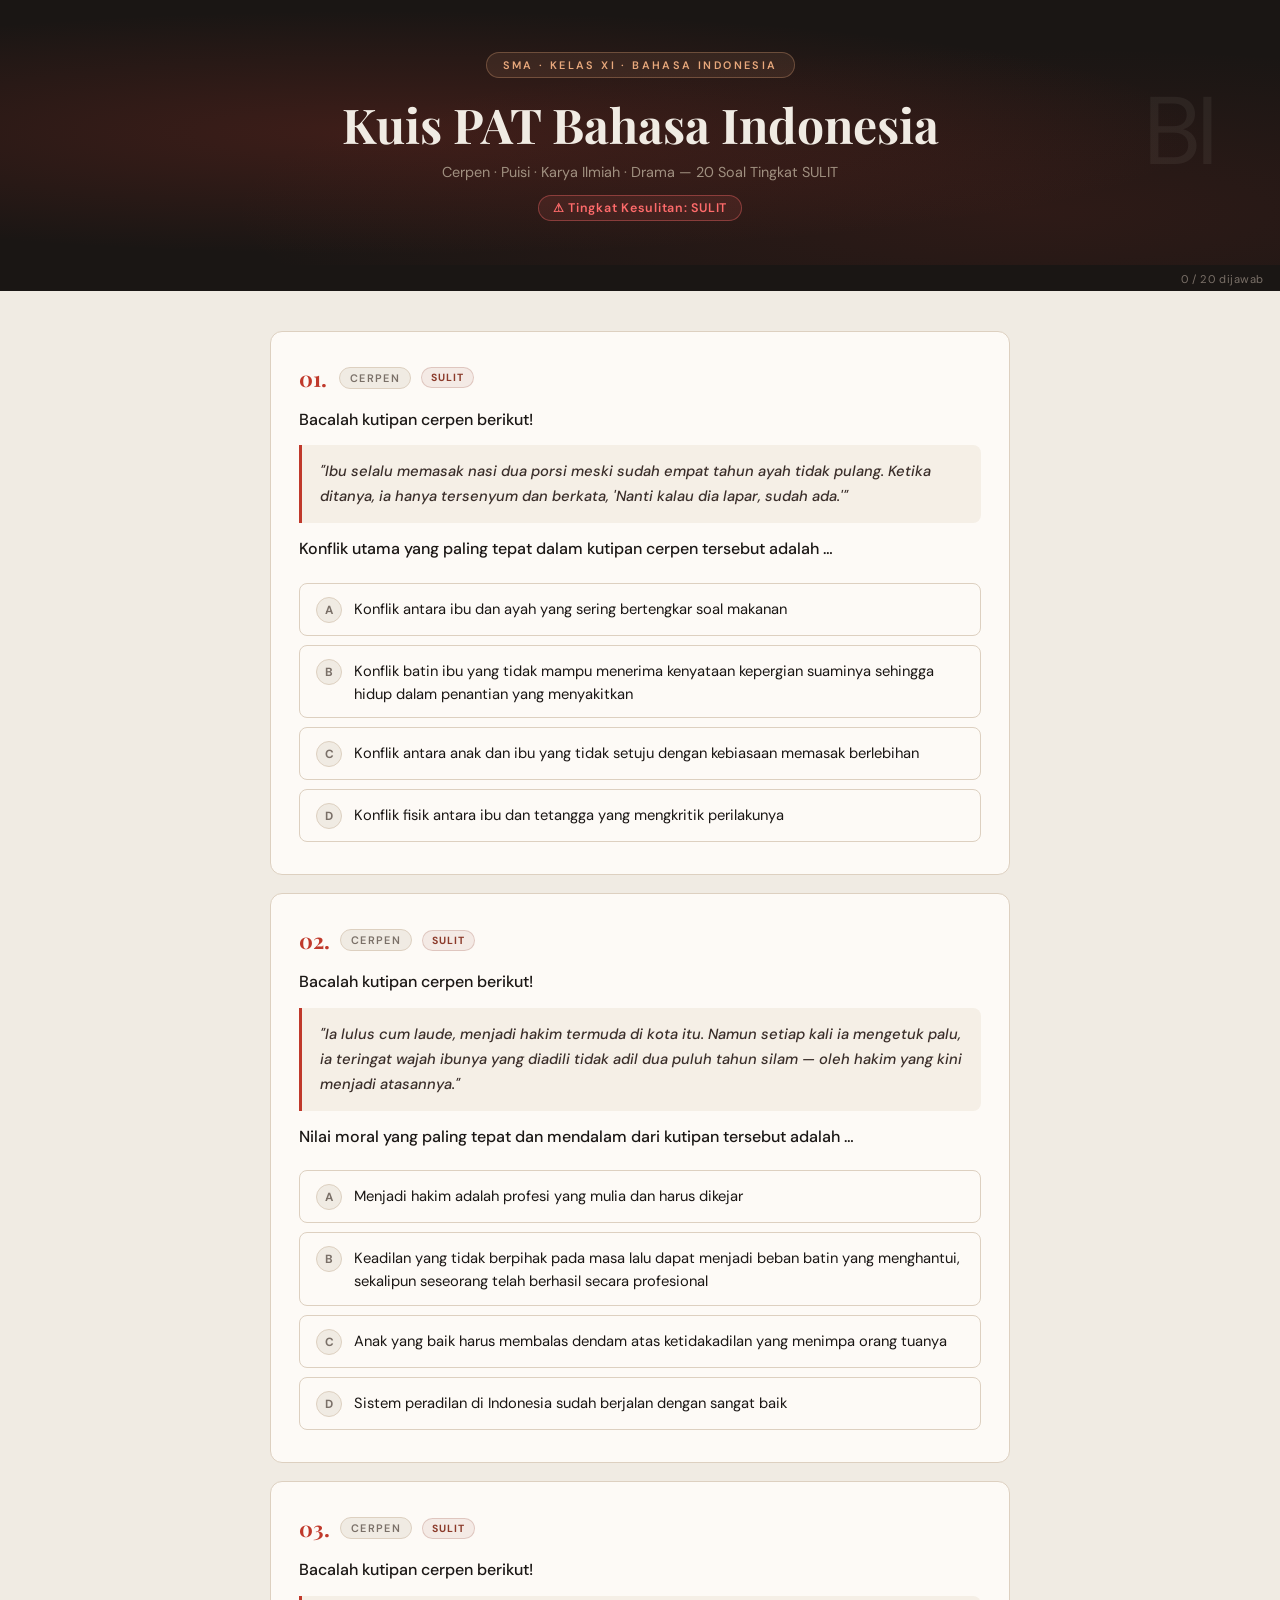
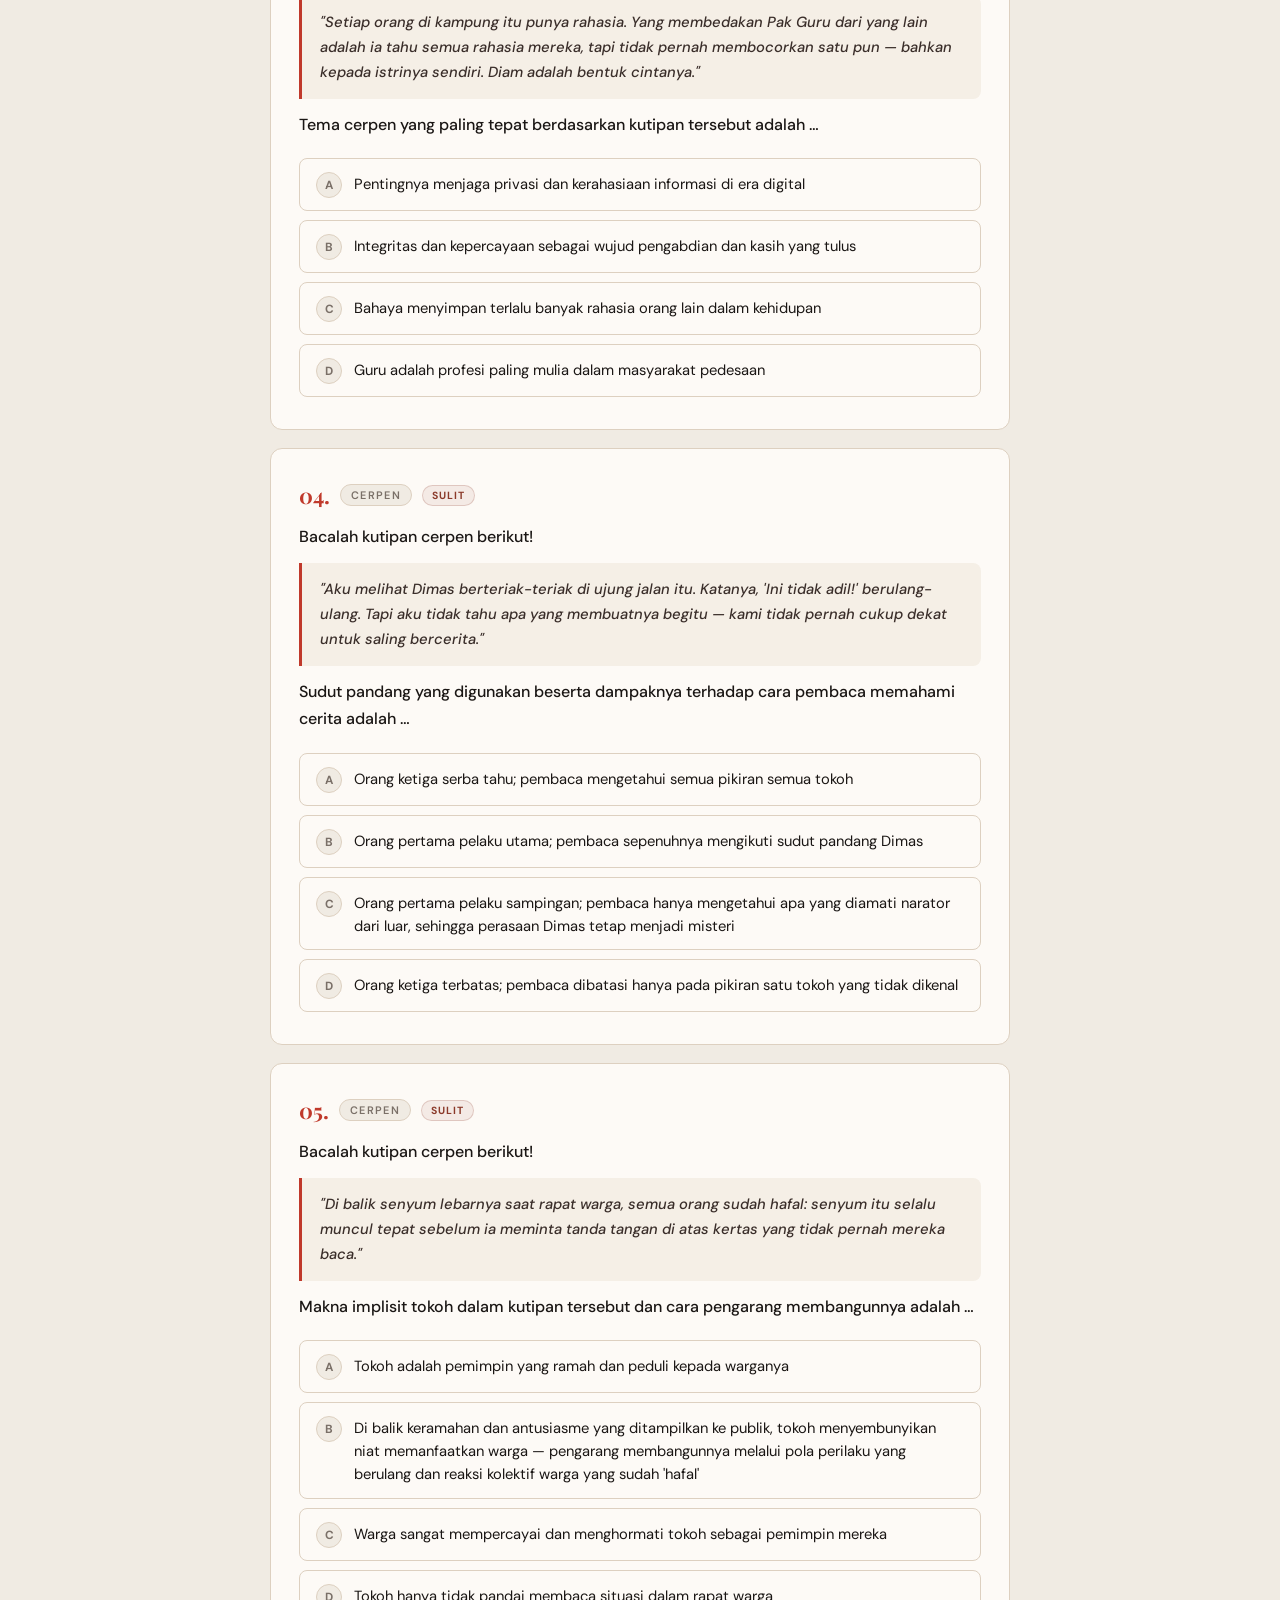
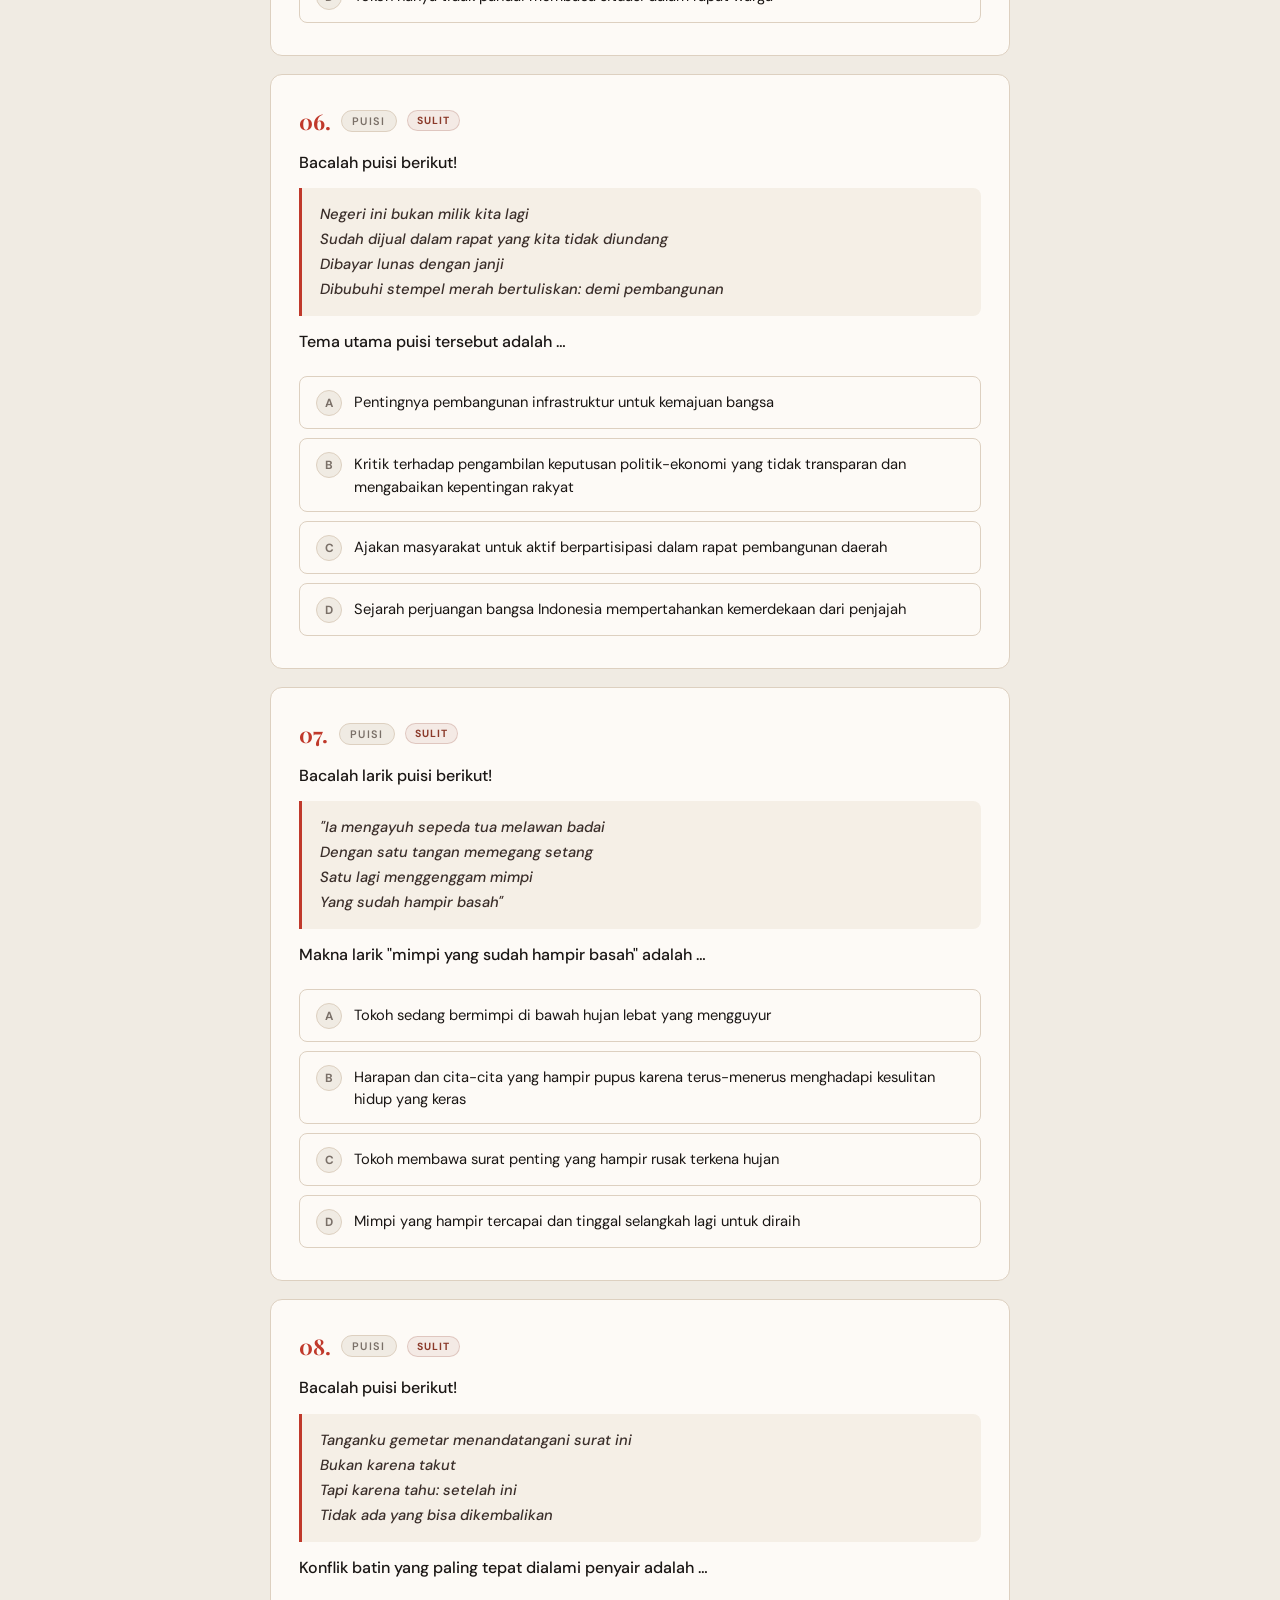
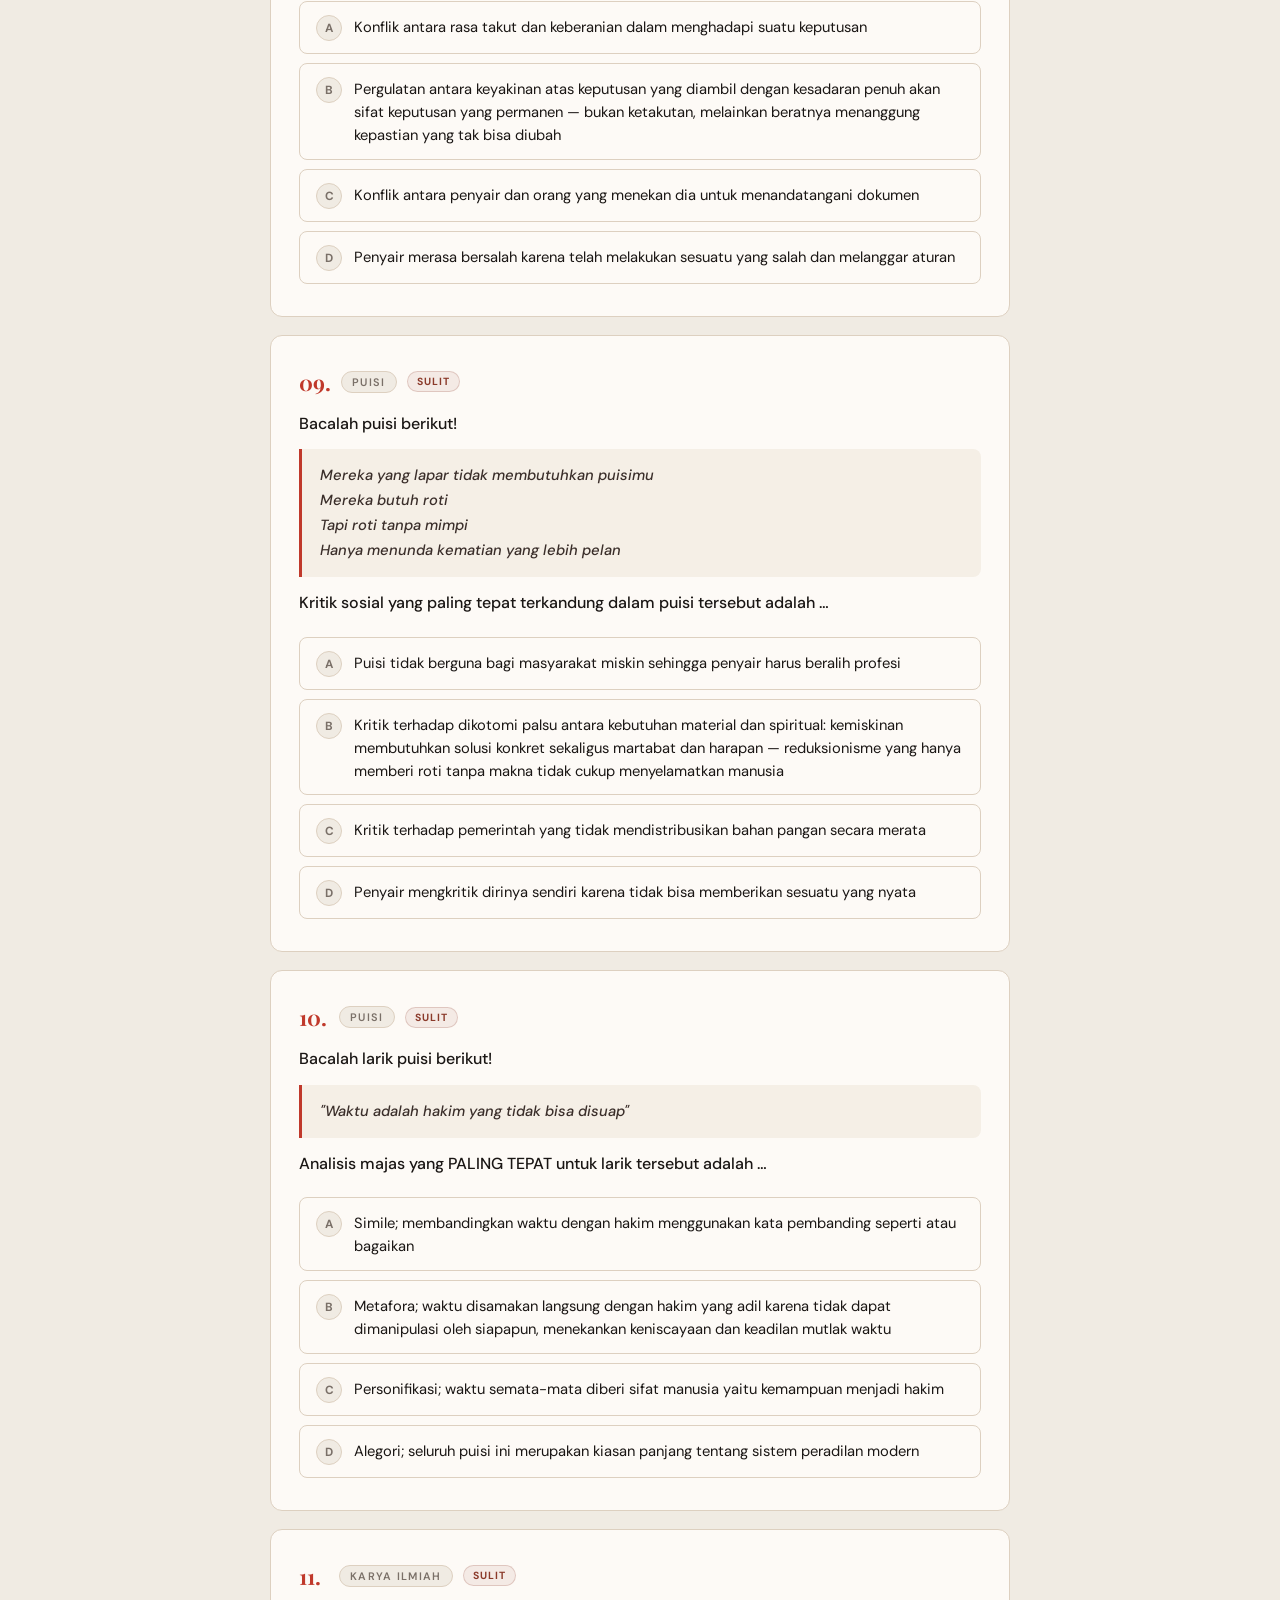
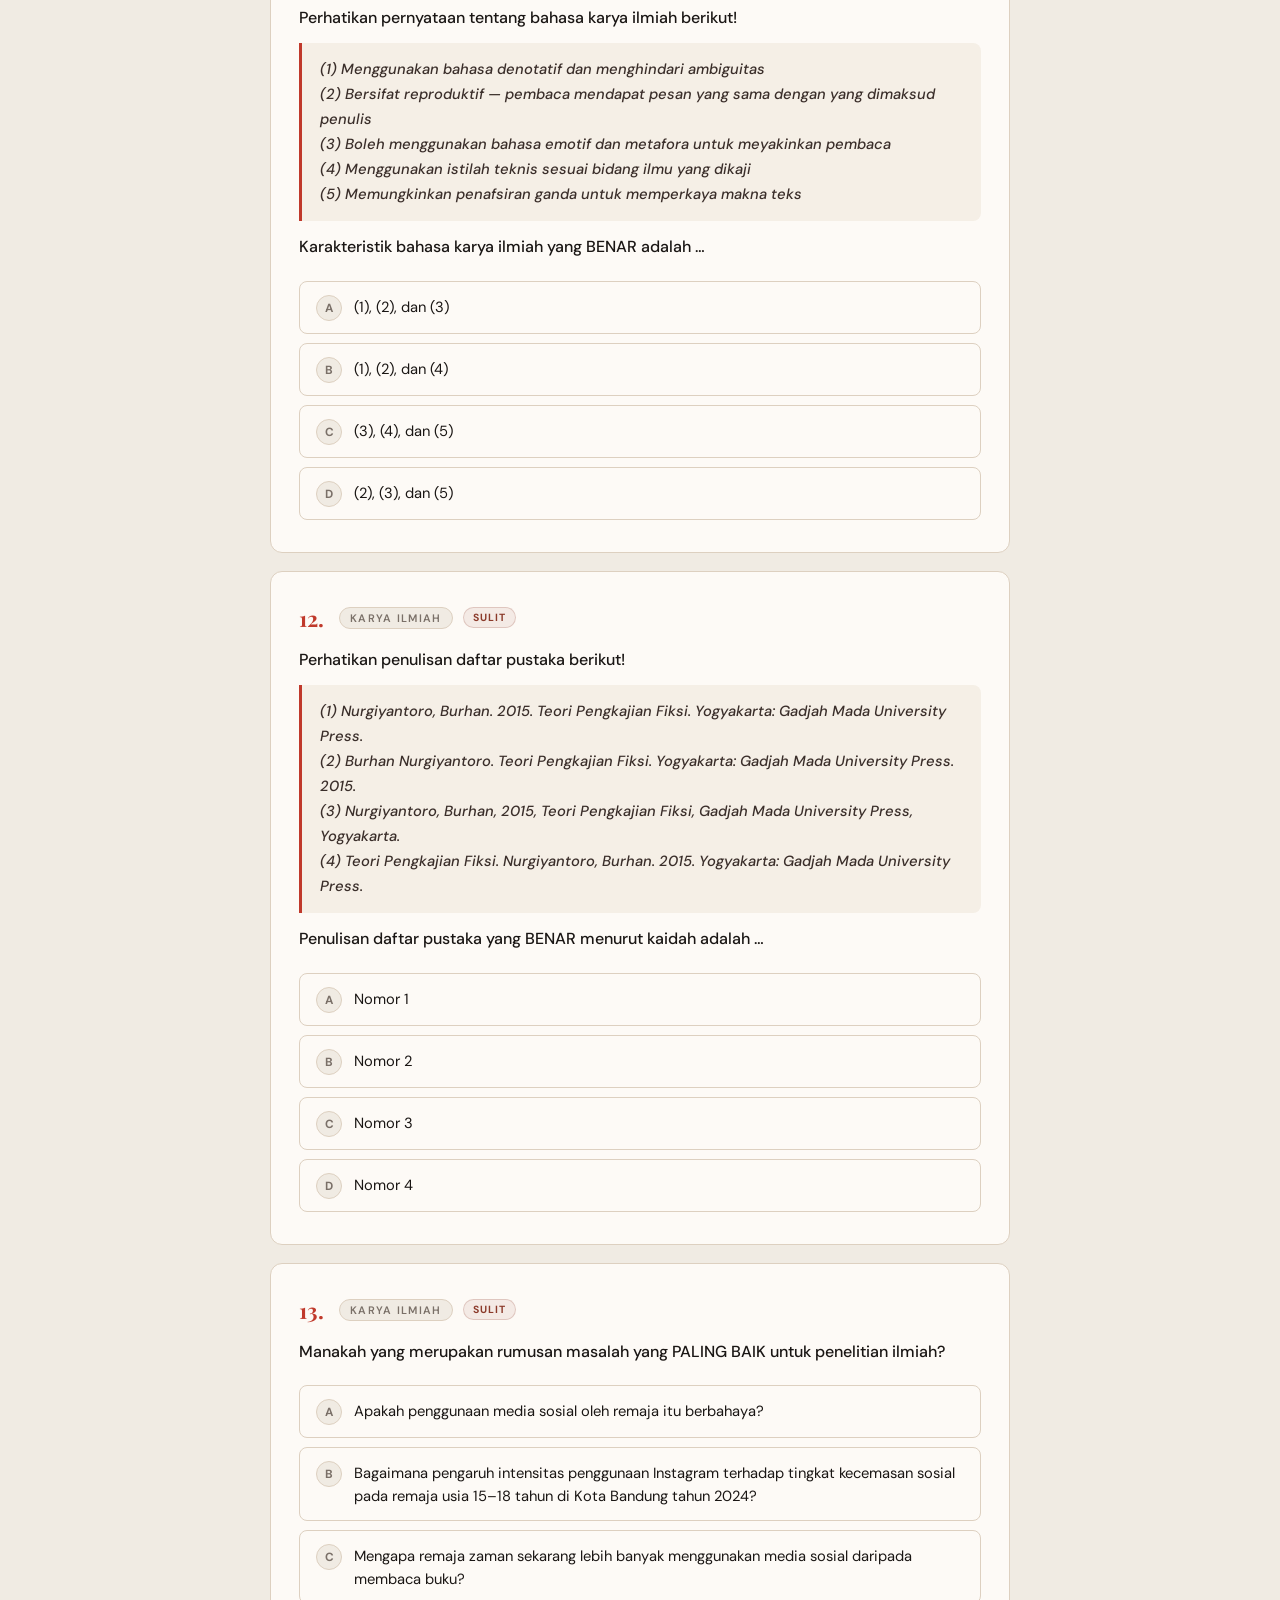
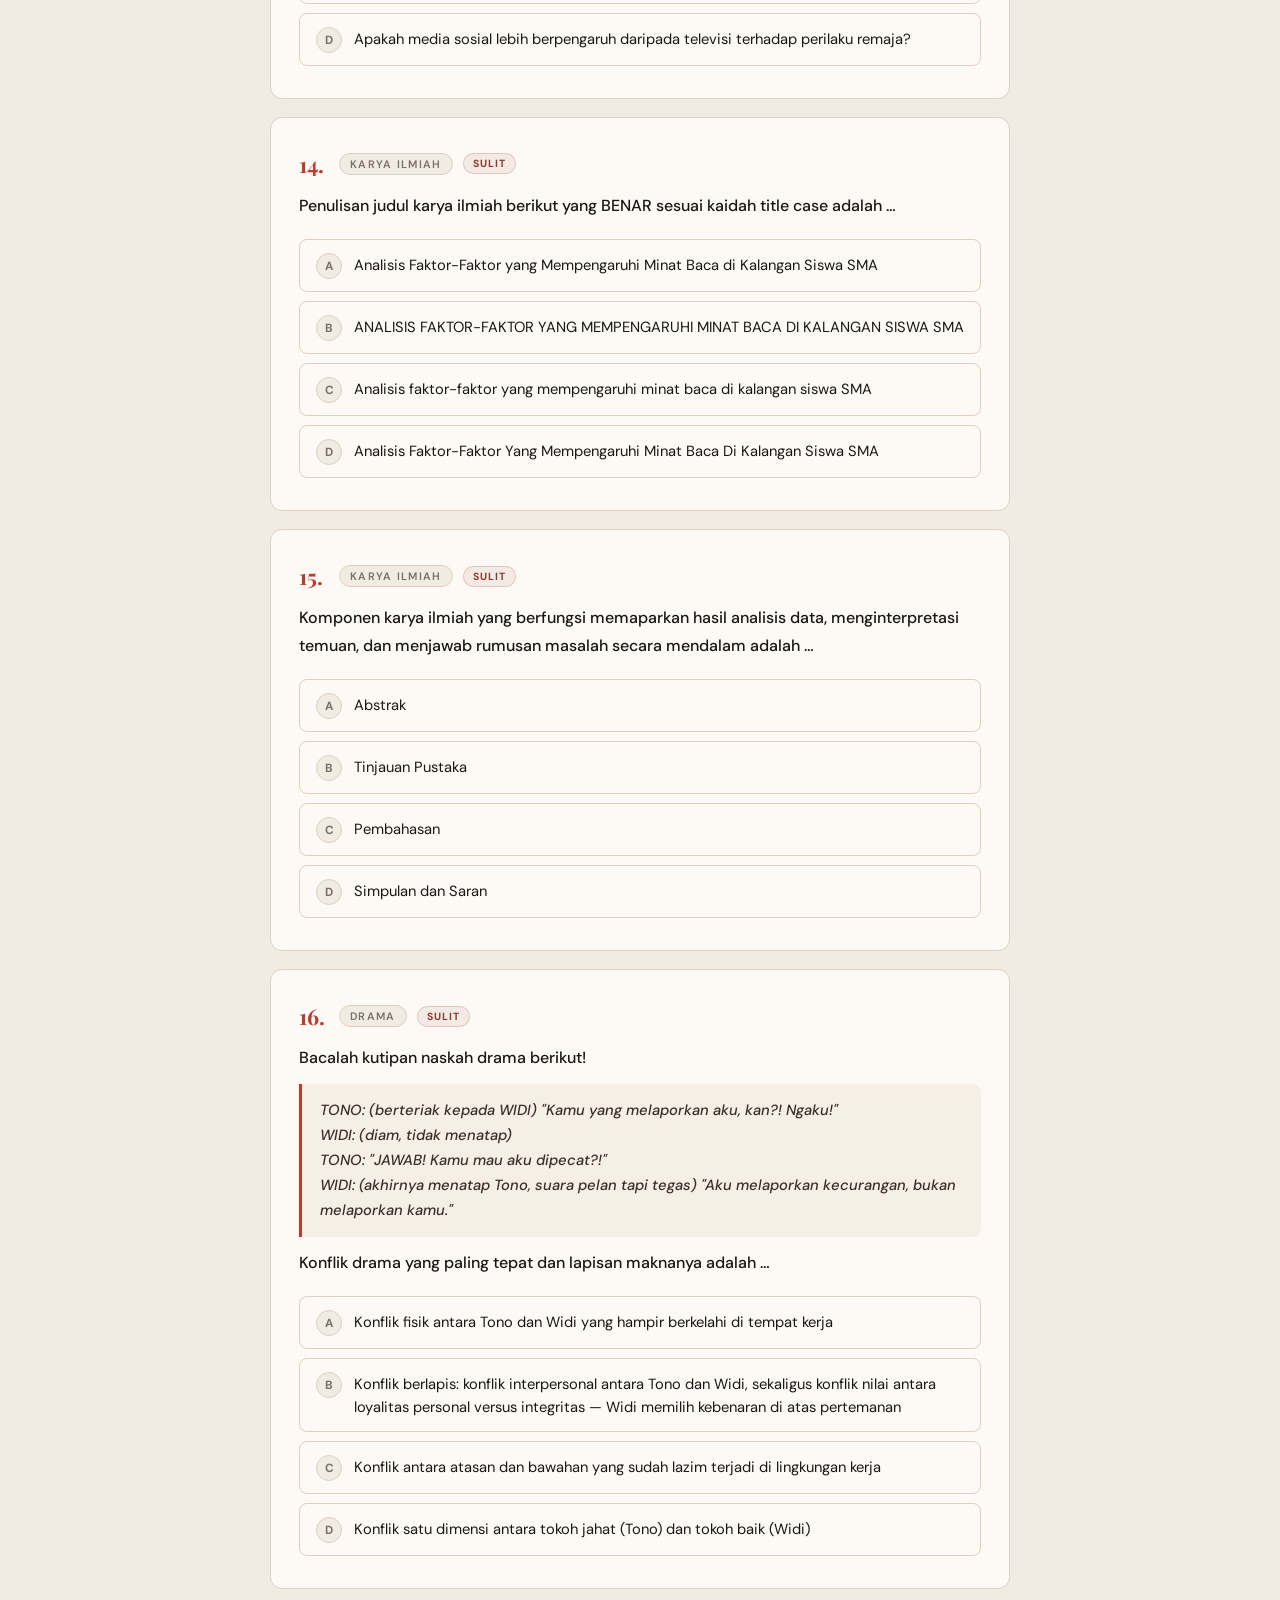
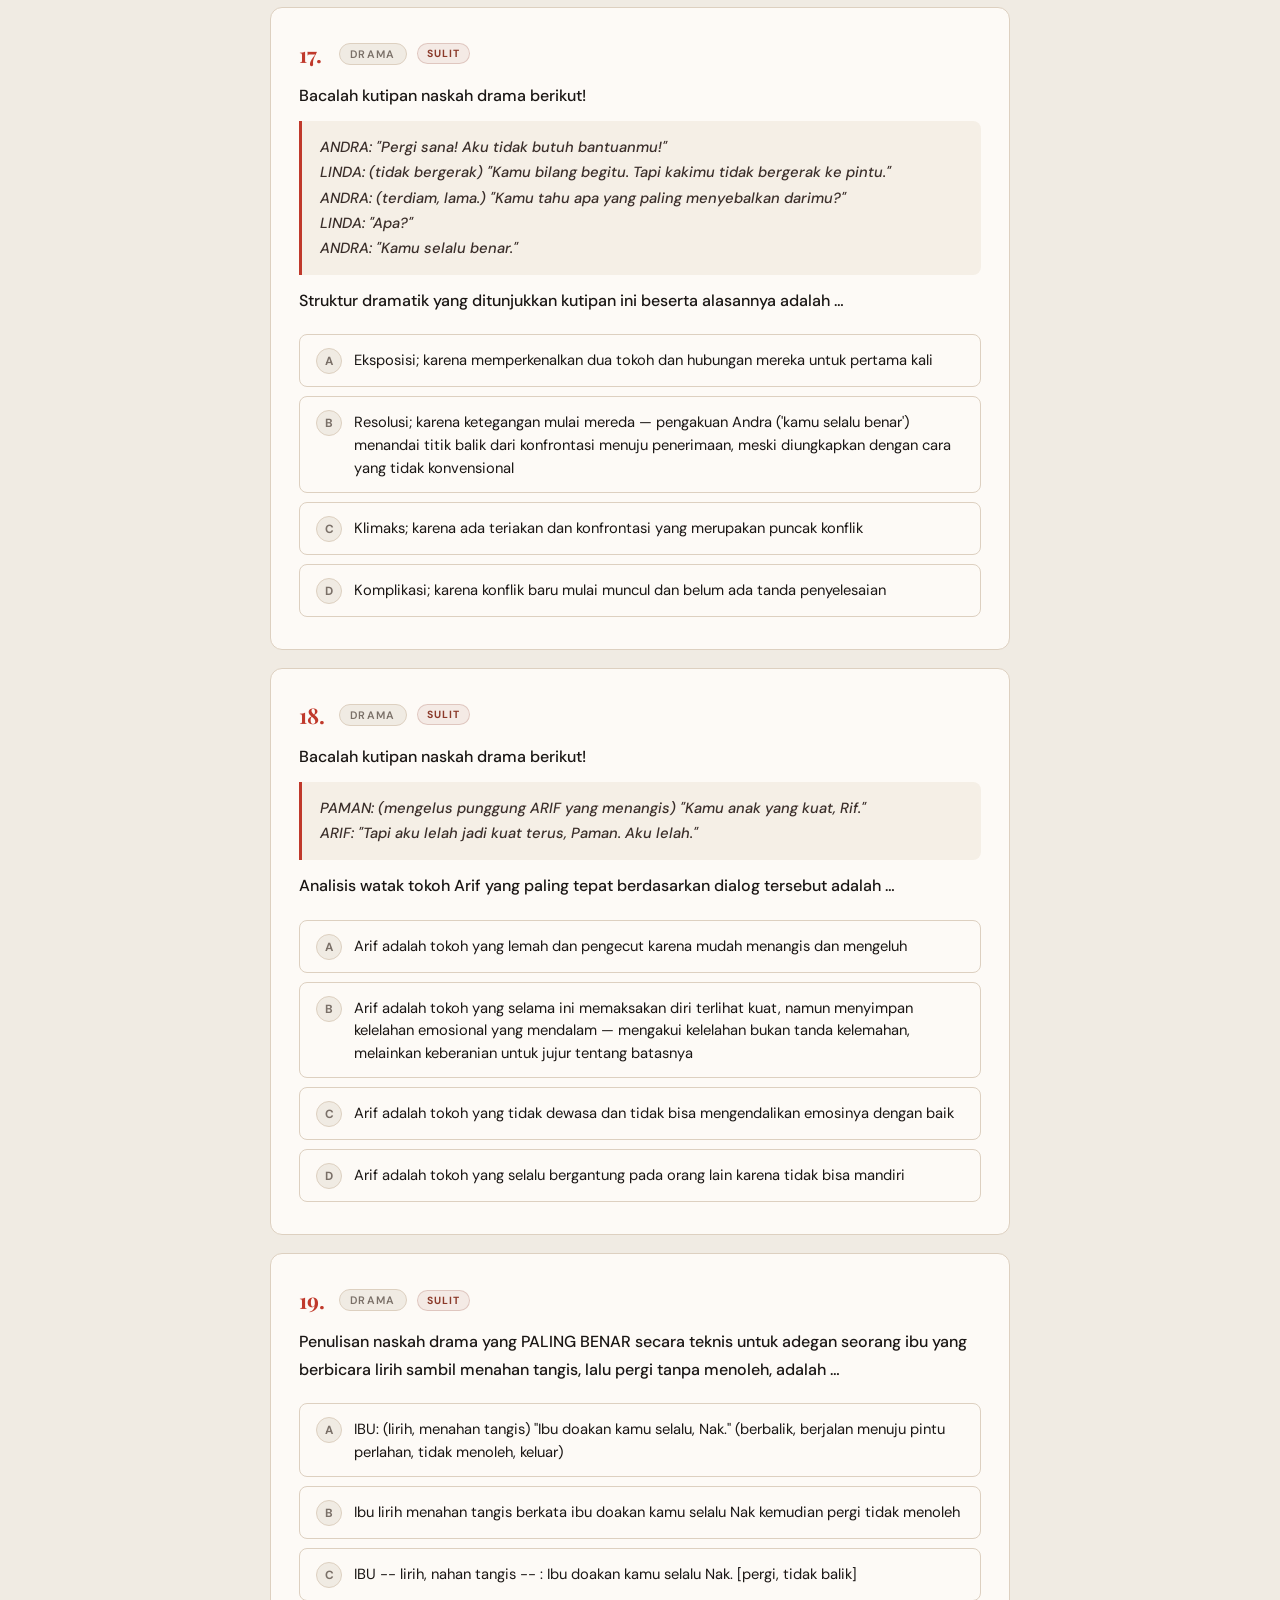
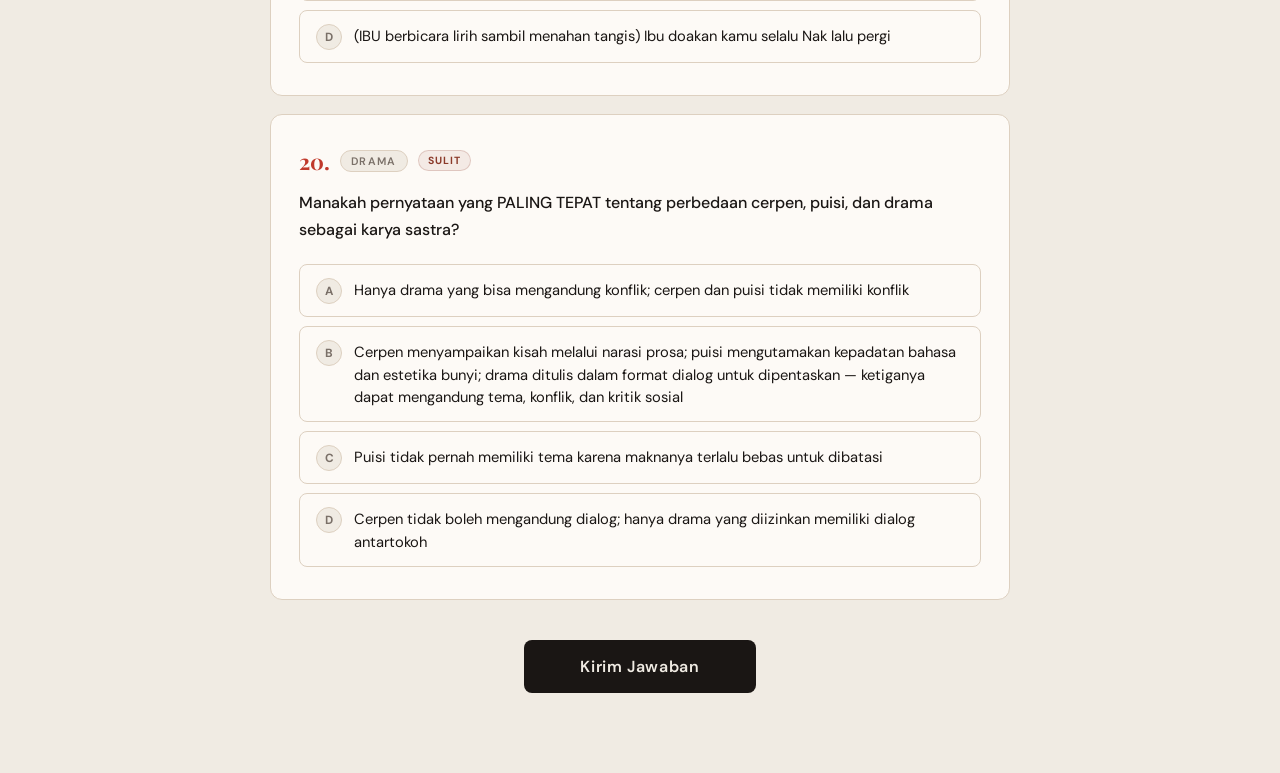
<file: bahasa_indonesia_kuis_sulit_20.html>
<!DOCTYPE html>
<html lang="id">
<head>
  <meta charset="UTF-8" />
  <meta name="viewport" content="width=device-width, initial-scale=1.0"/>
  <title>Kuis Bahasa Indonesia — Tingkat SULIT — 20 Soal</title>
  <link href="https://fonts.googleapis.com/css2?family=Playfair+Display:ital,wght@0,700;1,600&family=DM+Sans:wght@400;500;600&display=swap" rel="stylesheet"/>
  <style>
    *, *::before, *::after { box-sizing: border-box; margin: 0; padding: 0; }
    :root {
      --bg: #F0EBE3; --surface: #FDFAF6; --ink: #1A1614;
      --muted: #7A7068; --accent: #C0392B; --border: #DDD0C0;
      --correct: #2B5E3E; --wrong: #8B2020; --radius: 12px;
    }
    html { scroll-behavior: smooth; }
    body { font-family: 'DM Sans', sans-serif; background: var(--bg); color: var(--ink); min-height: 100vh; padding: 0 0 80px; }

    header {
      background: var(--ink); color: #F0EBE3;
      padding: 52px 24px 44px; text-align: center; position: relative; overflow: hidden;
    }
    header::before {
      content: ''; position: absolute; inset: 0;
      background: radial-gradient(ellipse at 30% 50%, rgba(192,57,43,.22) 0%, transparent 65%),
                  radial-gradient(ellipse at 80% 80%, rgba(192,57,43,.12) 0%, transparent 55%);
    }
    header .label {
      position: relative; display: inline-block; font-size: .68rem; font-weight: 600;
      letter-spacing: .22em; text-transform: uppercase; color: #E8A87C;
      background: rgba(232,168,124,.1); border: 1px solid rgba(232,168,124,.3);
      padding: 5px 16px; border-radius: 99px; margin-bottom: 18px;
    }
    header h1 {
      position: relative;
      font-family: 'Playfair Display', Georgia, serif;
      font-size: clamp(1.9rem, 5vw, 3rem); line-height: 1.18;
    }
    header .hanzi-deco {
      position: absolute; right: 5%; top: 50%; transform: translateY(-50%);
      font-size: 6rem; opacity: .06; user-select: none; line-height: 1;
    }
    header .sub { position: relative; margin-top: 10px; color: #A09080; font-size: .9rem; }
    header .difficulty {
      position: relative; display: inline-block; margin-top: 14px;
      font-size: .78rem; font-weight: 600; color: #FF6B6B;
      background: rgba(255,107,107,.1); border: 1px solid rgba(255,107,107,.38);
      padding: 4px 14px; border-radius: 99px; letter-spacing: .06em;
    }

    #progress-wrap { position: sticky; top: 0; z-index: 10; background: var(--ink); }
    #progress-bar { height: 3px; background: var(--accent); width: 0%; transition: width .35s ease; }
    #progress-count {
      text-align: right; padding: 4px 16px 5px; font-size: .7rem;
      color: #7A7068; background: var(--ink); letter-spacing: .05em;
    }

    .container { max-width: 780px; margin: 0 auto; padding: 40px 20px 0; }

    .question-card {
      background: var(--surface); border: 1px solid var(--border);
      border-radius: var(--radius); padding: 32px 28px; margin-bottom: 18px;
      transition: box-shadow .2s;
    }
    .question-card:hover { box-shadow: 0 4px 22px rgba(0,0,0,.07); }
    .question-card.unanswered { border-color: #C8962A; box-shadow: 0 0 0 3px rgba(200,150,42,.14); }

    .q-meta { display: flex; align-items: center; gap: 10px; margin-bottom: 14px; flex-wrap: wrap; }
    .q-num { font-family: 'Playfair Display', serif; font-size: 1.35rem; font-weight: 700; color: var(--accent); min-width: 30px; }
    .q-tag {
      font-size: .68rem; font-weight: 600; letter-spacing: .12em; text-transform: uppercase;
      color: var(--muted); background: var(--bg); border: 1px solid var(--border);
      padding: 3px 10px; border-radius: 99px;
    }
    .q-diff {
      font-size: .65rem; font-weight: 700; letter-spacing: .1em; text-transform: uppercase;
      padding: 3px 9px; border-radius: 99px;
      color: #8B3A2A; background: rgba(139,58,42,.08); border: 1px solid rgba(139,58,42,.2);
    }

    .q-text { font-size: 1rem; line-height: 1.72; font-weight: 500; margin-bottom: 20px; }
    .q-text .kutipan {
      display: block; background: #F5EFE6; border-left: 3px solid var(--accent);
      padding: 14px 18px; margin: 12px 0; border-radius: 0 8px 8px 0;
      font-style: italic; font-size: .92rem; line-height: 1.7; color: #3A2E2A;
      white-space: pre-line;
    }

    .options { display: flex; flex-direction: column; gap: 9px; }
    .option-label {
      display: flex; align-items: flex-start; gap: 12px;
      padding: 12px 16px; border: 1.5px solid var(--border); border-radius: 8px;
      cursor: pointer; transition: border-color .15s, background .15s; user-select: none;
    }
    .option-label:hover { border-color: var(--accent); background: #FBF4EE; }
    .option-label input[type="radio"] { display: none; }
    .opt-letter {
      flex-shrink: 0; width: 26px; height: 26px; border-radius: 50%;
      background: var(--bg); border: 1.5px solid var(--border);
      display: flex; align-items: center; justify-content: center;
      font-size: .74rem; font-weight: 700; color: var(--muted);
      transition: all .15s; margin-top: 1px;
    }
    .option-label:has(input:checked) { border-color: var(--accent); background: #FBF4EE; }
    .option-label:has(input:checked) .opt-letter { background: var(--accent); border-color: var(--accent); color: #fff; }
    .opt-text { font-size: .92rem; line-height: 1.55; padding-top: 2px; }

    .option-label.correct { border-color: var(--correct); background: #EAF3EE; }
    .option-label.correct .opt-letter { background: var(--correct); border-color: var(--correct); color: #fff; }
    .option-label.wrong { border-color: var(--wrong); background: #FAF0EE; }
    .option-label.wrong .opt-letter { background: var(--wrong); border-color: var(--wrong); color: #fff; }

    #btn-wrap { text-align: center; margin-top: 40px; }
    #submit-btn {
      font-family: 'DM Sans', sans-serif; font-size: 1rem; font-weight: 600;
      background: var(--ink); color: #F0EBE3; border: none;
      padding: 16px 56px; border-radius: 8px; cursor: pointer;
      transition: background .2s, transform .1s; letter-spacing: .04em;
    }
    #submit-btn:hover { background: #2A2420; transform: translateY(-1px); }
    #submit-btn:active { transform: translateY(0); }
    #submit-btn:disabled { opacity: .4; cursor: not-allowed; }

    #warn-msg {
      display: none; margin-top: 12px; font-size: .86rem; color: #8B6200;
      background: #FFF8E6; border: 1px solid #DEB84A; border-radius: 8px;
      padding: 10px 18px; text-align: center;
    }

    #hasil {
      display: none; margin-top: 44px; background: var(--ink); color: #F0EBE3;
      border-radius: var(--radius); padding: 44px 32px; text-align: center;
      animation: fadeUp .5s ease both;
    }
    @keyframes fadeUp { from { opacity:0; transform:translateY(24px); } to { opacity:1; transform:translateY(0); } }
    .score-label { font-size: .72rem; letter-spacing: .2em; text-transform: uppercase; color: #9A8878; margin-bottom: 10px; }
    .score-num { font-family: 'Playfair Display', serif; font-size: clamp(3.5rem,10vw,5.5rem); font-weight: 700; line-height: 1; color: var(--accent); }
    .score-of { font-size: .88rem; color: #9A8878; margin-top: 6px; }
    .predikat { display: inline-block; margin-top: 18px; font-size: 1rem; font-weight: 600; padding: 7px 22px; border-radius: 99px; border: 1.5px solid rgba(255,255,255,.15); }
    .divider { width: 48px; height: 2px; background: rgba(255,255,255,.1); margin: 24px auto; }
    .summary-row { display: flex; justify-content: center; gap: 36px; flex-wrap: wrap; margin-bottom: 30px; }
    .stat .val { font-size: 1.65rem; font-weight: 700; }
    .stat .val.g { color: #7DCFAA; }
    .stat .val.r { color: #E07878; }
    .stat .lbl { font-size: .75rem; color: #9A8878; margin-top: 3px; }
    .kunci-title { font-family: 'Playfair Display', serif; font-size: 1.22rem; margin-bottom: 18px; }
    .kunci-grid { display: grid; grid-template-columns: repeat(auto-fill,minmax(270px,1fr)); gap: 10px; text-align: left; }
    .kunci-item { background: rgba(255,255,255,.05); border: 1px solid rgba(255,255,255,.09); border-radius: 8px; padding: 12px 14px; font-size: .84rem; line-height: 1.55; }
    .kunci-item.ok { border-color: rgba(125,207,170,.2); }
    .ki-no { color: #E8A87C; font-weight: 700; margin-bottom: 4px; font-size: .8rem; }
    .ki-ans { color: #7DCFAA; font-weight: 600; }
    .ki-your { color: #E07878; font-size: .8rem; margin-top: 3px; }
    .ki-explain { color: #9A8878; font-size: .78rem; margin-top: 4px; font-style: italic; }

    #retry-btn {
      margin-top: 28px; font-family: 'DM Sans', sans-serif; font-size: .92rem; font-weight: 600;
      background: transparent; color: #F0EBE3; border: 1.5px solid rgba(255,255,255,.22);
      padding: 12px 36px; border-radius: 8px; cursor: pointer; transition: all .2s;
    }
    #retry-btn:hover { border-color: rgba(255,255,255,.6); background: rgba(255,255,255,.06); }

    @media (max-width: 500px) { .question-card { padding: 22px 16px; } #hasil { padding: 32px 16px; } }
  </style>
</head>
<body>

<header>
  <div class="hanzi-deco">BI</div>
  <div class="label">SMA &middot; Kelas XI &middot; Bahasa Indonesia</div>
  <h1>Kuis PAT Bahasa Indonesia</h1>
  <p class="sub">Cerpen · Puisi · Karya Ilmiah · Drama &mdash; 20 Soal Tingkat SULIT</p>
  <div class="difficulty">&#9888; Tingkat Kesulitan: SULIT</div>
</header>

<div id="progress-wrap">
  <div id="progress-bar"></div>
  <div id="progress-count">0 / 20 dijawab</div>
</div>

<div class="container">
  <div id="quiz-form"></div>
  <div id="btn-wrap">
    <button id="submit-btn">Kirim Jawaban</button>
    <div id="warn-msg">&#9888; Masih ada soal yang belum dijawab. Lengkapi semua jawaban terlebih dahulu.</div>
  </div>
  <div id="hasil"></div>
</div>

<script>
const questions = [

  // ── CERPEN (1–5) ──
  {
    topic: "Cerpen", diff: "hard",
    q: 'Bacalah kutipan cerpen berikut!\n<span class="kutipan">"Ibu selalu memasak nasi dua porsi meski sudah empat tahun ayah tidak pulang. Ketika ditanya, ia hanya tersenyum dan berkata, \'Nanti kalau dia lapar, sudah ada.\'"</span>\nKonflik utama yang paling tepat dalam kutipan cerpen tersebut adalah …',
    opts: [
      "Konflik antara ibu dan ayah yang sering bertengkar soal makanan",
      "Konflik batin ibu yang tidak mampu menerima kenyataan kepergian suaminya sehingga hidup dalam penantian yang menyakitkan",
      "Konflik antara anak dan ibu yang tidak setuju dengan kebiasaan memasak berlebihan",
      "Konflik fisik antara ibu dan tetangga yang mengkritik perilakunya"
    ],
    ans: 1,
    explain: "Konflik utama di sini bukan konflik eksternal, melainkan konflik batin ibu: ia tidak sanggup menerima kepergian suami sehingga terus memasak dua porsi selama empat tahun — sebuah mekanisme penolakan (denial) terhadap kenyataan. Tindakan sederhana 'memasak dua porsi' menjadi simbol duka yang terpendam dan penantian yang menyayat hati."
  },
  {
    topic: "Cerpen", diff: "hard",
    q: 'Bacalah kutipan cerpen berikut!\n<span class="kutipan">"Ia lulus cum laude, menjadi hakim termuda di kota itu. Namun setiap kali ia mengetuk palu, ia teringat wajah ibunya yang diadili tidak adil dua puluh tahun silam — oleh hakim yang kini menjadi atasannya."</span>\nNilai moral yang paling tepat dan mendalam dari kutipan tersebut adalah …',
    opts: [
      "Menjadi hakim adalah profesi yang mulia dan harus dikejar",
      "Keadilan yang tidak berpihak pada masa lalu dapat menjadi beban batin yang menghantui, sekalipun seseorang telah berhasil secara profesional",
      "Anak yang baik harus membalas dendam atas ketidakadilan yang menimpa orang tuanya",
      "Sistem peradilan di Indonesia sudah berjalan dengan sangat baik"
    ],
    ans: 1,
    explain: "Nilai moral cerpen ini berlapis: keberhasilan karier tidak otomatis membawa ketenangan batin ketika ada luka ketidakadilan yang belum tuntas. Tokoh harus bergulat dengan ironi besar — ia menegakkan keadilan di bawah naungan orang yang dulu meruntuhkan keadilan atas ibunya. Nilai moral: luka sejarah personal tidak bisa disembuhkan oleh prestasi eksternal."
  },
  {
    topic: "Cerpen", diff: "hard",
    q: 'Bacalah kutipan cerpen berikut!\n<span class="kutipan">"Setiap orang di kampung itu punya rahasia. Yang membedakan Pak Guru dari yang lain adalah ia tahu semua rahasia mereka, tapi tidak pernah membocorkan satu pun — bahkan kepada istrinya sendiri. Diam adalah bentuk cintanya."</span>\nTema cerpen yang paling tepat berdasarkan kutipan tersebut adalah …',
    opts: [
      "Pentingnya menjaga privasi dan kerahasiaan informasi di era digital",
      "Integritas dan kepercayaan sebagai wujud pengabdian dan kasih yang tulus",
      "Bahaya menyimpan terlalu banyak rahasia orang lain dalam kehidupan",
      "Guru adalah profesi paling mulia dalam masyarakat pedesaan"
    ],
    ans: 1,
    explain: "'Diam adalah bentuk cintanya' menjadi kunci tema: kesetiaan menjaga kepercayaan orang lain bukan karena terpaksa, melainkan sebagai wujud integritas dan cinta. Tema cerpen ini adalah kepercayaan, integritas moral, dan pengabdian tanpa pamrih — bukan tentang privasi digital atau profesi guru secara umum."
  },
  {
    topic: "Cerpen", diff: "hard",
    q: 'Bacalah kutipan cerpen berikut!\n<span class="kutipan">"Aku melihat Dimas berteriak-teriak di ujung jalan itu. Katanya, \'Ini tidak adil!\' berulang-ulang. Tapi aku tidak tahu apa yang membuatnya begitu — kami tidak pernah cukup dekat untuk saling bercerita."</span>\nSudut pandang yang digunakan beserta dampaknya terhadap cara pembaca memahami cerita adalah …',
    opts: [
      "Orang ketiga serba tahu; pembaca mengetahui semua pikiran semua tokoh",
      "Orang pertama pelaku utama; pembaca sepenuhnya mengikuti sudut pandang Dimas",
      "Orang pertama pelaku sampingan; pembaca hanya mengetahui apa yang diamati narator dari luar, sehingga perasaan Dimas tetap menjadi misteri",
      "Orang ketiga terbatas; pembaca dibatasi hanya pada pikiran satu tokoh yang tidak dikenal"
    ],
    ans: 2,
    explain: "Narator menggunakan 'aku' dan secara eksplisit mengaku tidak tahu apa yang dirasakan Dimas. Ini adalah orang pertama pelaku sampingan: narator pengamat pinggiran. Dampaknya: pembaca ikut terbatas dalam ketidaktahuan narator — misteri emosi Dimas tidak terpecahkan, menciptakan jarak emosional yang disengaja oleh pengarang untuk menggambarkan keterasingan antarmanusia."
  },
  {
    topic: "Cerpen", diff: "hard",
    q: 'Bacalah kutipan cerpen berikut!\n<span class="kutipan">"Di balik senyum lebarnya saat rapat warga, semua orang sudah hafal: senyum itu selalu muncul tepat sebelum ia meminta tanda tangan di atas kertas yang tidak pernah mereka baca."</span>\nMakna implisit tokoh dalam kutipan tersebut dan cara pengarang membangunnya adalah …',
    opts: [
      "Tokoh adalah pemimpin yang ramah dan peduli kepada warganya",
      "Di balik keramahan dan antusiasme yang ditampilkan ke publik, tokoh menyembunyikan niat memanfaatkan warga — pengarang membangunnya melalui pola perilaku yang berulang dan reaksi kolektif warga yang sudah 'hafal'",
      "Warga sangat mempercayai dan menghormati tokoh sebagai pemimpin mereka",
      "Tokoh hanya tidak pandai membaca situasi dalam rapat warga"
    ],
    ans: 1,
    explain: "Makna implisit dibangun dari dua elemen: (1) kontradiksi antara tampilan ('senyum lebar') dan tindakan nyata ('kertas yang tidak pernah mereka baca'), dan (2) kolektivitas — 'semua orang sudah hafal' menandakan ini bukan insiden tunggal, melainkan pola berulang. Pengarang tidak pernah mengatakan tokoh itu korup, tapi pembaca sampai pada kesimpulan itu sendiri."
  },

  // ── PUISI (6–10) ──
  {
    topic: "Puisi", diff: "hard",
    q: 'Bacalah puisi berikut!\n<span class="kutipan">Negeri ini bukan milik kita lagi\nSudah dijual dalam rapat yang kita tidak diundang\nDibayar lunas dengan janji\nDibubuhi stempel merah bertuliskan: demi pembangunan</span>\nTema utama puisi tersebut adalah …',
    opts: [
      "Pentingnya pembangunan infrastruktur untuk kemajuan bangsa",
      "Kritik terhadap pengambilan keputusan politik-ekonomi yang tidak transparan dan mengabaikan kepentingan rakyat",
      "Ajakan masyarakat untuk aktif berpartisipasi dalam rapat pembangunan daerah",
      "Sejarah perjuangan bangsa Indonesia mempertahankan kemerdekaan dari penjajah"
    ],
    ans: 1,
    explain: "Tema dibangun dari ironi berlapis: 'dijual dalam rapat yang kita tidak diundang' (eksklusi), 'dibayar dengan janji' (pembayaran semu), dan 'demi pembangunan' (sarkasme). Frasa terakhir yang dibubuhi tanda stempel adalah sindiran terhadap retorika pembangunan yang dipakai untuk melegitimasi keputusan yang tidak melibatkan rakyat."
  },
  {
    topic: "Puisi", diff: "hard",
    q: 'Bacalah larik puisi berikut!\n<span class="kutipan">"Ia mengayuh sepeda tua melawan badai\nDengan satu tangan memegang setang\nSatu lagi menggenggam mimpi\nYang sudah hampir basah"</span>\nMakna larik "mimpi yang sudah hampir basah" adalah …',
    opts: [
      "Tokoh sedang bermimpi di bawah hujan lebat yang mengguyur",
      "Harapan dan cita-cita yang hampir pupus karena terus-menerus menghadapi kesulitan hidup yang keras",
      "Tokoh membawa surat penting yang hampir rusak terkena hujan",
      "Mimpi yang hampir tercapai dan tinggal selangkah lagi untuk diraih"
    ],
    ans: 1,
    explain: "'Mimpi' di sini bermakna konotatif — cita-cita/harapan. 'Hampir basah' adalah metafora kondisi yang hampir rusak/pupus akibat 'badai' yang melambangkan kesulitan hidup. Kontras antara 'menggenggam' (usaha mempertahankan) dan 'hampir basah' (nyaris hancur) membangun gambaran perjuangan yang mengharukan namun belum menyerah."
  },
  {
    topic: "Puisi", diff: "hard",
    q: 'Bacalah puisi berikut!\n<span class="kutipan">Tanganku gemetar menandatangani surat ini\nBukan karena takut\nTapi karena tahu: setelah ini\nTidak ada yang bisa dikembalikan</span>\nKonflik batin yang paling tepat dialami penyair adalah …',
    opts: [
      "Konflik antara rasa takut dan keberanian dalam menghadapi suatu keputusan",
      "Pergulatan antara keyakinan atas keputusan yang diambil dengan kesadaran penuh akan sifat keputusan yang permanen — bukan ketakutan, melainkan beratnya menanggung kepastian yang tak bisa diubah",
      "Konflik antara penyair dan orang yang menekan dia untuk menandatangani dokumen",
      "Penyair merasa bersalah karena telah melakukan sesuatu yang salah dan melanggar aturan"
    ],
    ans: 1,
    explain: "Kunci puisi ini ada pada penyangkalan eksplisit 'bukan karena takut'. Tangan gemetar bukan karena ragu, melainkan karena 'bobot kesadaran akan ketidakbisabalikan' keputusan. Ini konflik batin yang lebih tinggi levelnya: bukan soal ragu-ragu antara ya/tidak, melainkan soal menanggung penuh konsekuensi abadi dari keputusan yang sudah bulat."
  },
  {
    topic: "Puisi", diff: "hard",
    q: 'Bacalah puisi berikut!\n<span class="kutipan">Mereka yang lapar tidak membutuhkan puisimu\nMereka butuh roti\nTapi roti tanpa mimpi\nHanya menunda kematian yang lebih pelan</span>\nKritik sosial yang paling tepat terkandung dalam puisi tersebut adalah …',
    opts: [
      "Puisi tidak berguna bagi masyarakat miskin sehingga penyair harus beralih profesi",
      "Kritik terhadap dikotomi palsu antara kebutuhan material dan spiritual: kemiskinan membutuhkan solusi konkret sekaligus martabat dan harapan — reduksionisme yang hanya memberi roti tanpa makna tidak cukup menyelamatkan manusia",
      "Kritik terhadap pemerintah yang tidak mendistribusikan bahan pangan secara merata",
      "Penyair mengkritik dirinya sendiri karena tidak bisa memberikan sesuatu yang nyata"
    ],
    ans: 1,
    explain: "Puisi ini bersifat dialektis: bait 1–2 seolah merendahkan puisi ('butuh roti'), tapi bait 3–4 membaliknya ('roti tanpa mimpi hanya menunda kematian'). Ini bukan pembelaan egois penyair, melainkan kritik terhadap solusi kemiskinan yang sempit — manusia butuh keduanya: pemenuhan fisik dan martabat/makna hidup."
  },
  {
    topic: "Puisi", diff: "hard",
    q: 'Bacalah larik puisi berikut!\n<span class="kutipan">"Waktu adalah hakim yang tidak bisa disuap"</span>\nAnalisis majas yang PALING TEPAT untuk larik tersebut adalah …',
    opts: [
      "Simile; membandingkan waktu dengan hakim menggunakan kata pembanding seperti atau bagaikan",
      "Metafora; waktu disamakan langsung dengan hakim yang adil karena tidak dapat dimanipulasi oleh siapapun, menekankan keniscayaan dan keadilan mutlak waktu",
      "Personifikasi; waktu semata-mata diberi sifat manusia yaitu kemampuan menjadi hakim",
      "Alegori; seluruh puisi ini merupakan kiasan panjang tentang sistem peradilan modern"
    ],
    ans: 1,
    explain: "Ini adalah metafora — penyamaan langsung tanpa kata pembanding. Meski 'tidak bisa disuap' juga mengandung unsur personifikasi, relasi utama larik ini adalah penyamaan konseptual: waktu = hakim. Kata 'tidak bisa disuap' memperdalam metafora: waktu tidak mengenal privilese, jabatan, atau kekayaan — semua tunduk padanya, seperti hakim yang benar-benar adil."
  },

  // ── KARYA ILMIAH (11–15) ──
  {
    topic: "Karya Ilmiah", diff: "hard",
    q: 'Perhatikan pernyataan tentang bahasa karya ilmiah berikut!\n<span class="kutipan">(1) Menggunakan bahasa denotatif dan menghindari ambiguitas\n(2) Bersifat reproduktif — pembaca mendapat pesan yang sama dengan yang dimaksud penulis\n(3) Boleh menggunakan bahasa emotif dan metafora untuk meyakinkan pembaca\n(4) Menggunakan istilah teknis sesuai bidang ilmu yang dikaji\n(5) Memungkinkan penafsiran ganda untuk memperkaya makna teks</span>\nKarakteristik bahasa karya ilmiah yang BENAR adalah …',
    opts: [
      "(1), (2), dan (3)",
      "(1), (2), dan (4)",
      "(3), (4), dan (5)",
      "(2), (3), dan (5)"
    ],
    ans: 1,
    explain: "Bahasa karya ilmiah: (1) denotatif — menghindari konotasi dan ambiguitas; (2) reproduktif — penulis dan pembaca memahami makna yang sama; (4) menggunakan istilah teknis yang tepat. Pernyataan (3) salah — bahasa emotif dan metafora milik karya sastra/persuasif. Pernyataan (5) salah — penafsiran ganda justru dihindari dalam karya ilmiah demi kejelasan."
  },
  {
    topic: "Karya Ilmiah", diff: "hard",
    q: 'Perhatikan penulisan daftar pustaka berikut!\n<span class="kutipan">(1) Nurgiyantoro, Burhan. 2015. Teori Pengkajian Fiksi. Yogyakarta: Gadjah Mada University Press.\n(2) Burhan Nurgiyantoro. Teori Pengkajian Fiksi. Yogyakarta: Gadjah Mada University Press. 2015.\n(3) Nurgiyantoro, Burhan, 2015, Teori Pengkajian Fiksi, Gadjah Mada University Press, Yogyakarta.\n(4) Teori Pengkajian Fiksi. Nurgiyantoro, Burhan. 2015. Yogyakarta: Gadjah Mada University Press.</span>\nPenulisan daftar pustaka yang BENAR menurut kaidah adalah …',
    opts: [
      "Nomor 1",
      "Nomor 2",
      "Nomor 3",
      "Nomor 4"
    ],
    ans: 0,
    explain: "Format daftar pustaka buku yang benar: Nama belakang, Nama depan. Tahun. Judul (cetak miring). Kota: Penerbit. Nomor (1) memenuhi semua unsur dengan urutan dan tanda baca yang tepat. Nomor (2) salah karena nama tidak dibalik dan tahun di akhir. Nomor (3) menggunakan koma sebagai pemisah, bukan titik. Nomor (4) dimulai dari judul, bukan nama penulis."
  },
  {
    topic: "Karya Ilmiah", diff: "hard",
    q: 'Manakah yang merupakan rumusan masalah yang PALING BAIK untuk penelitian ilmiah?',
    opts: [
      "Apakah penggunaan media sosial oleh remaja itu berbahaya?",
      "Bagaimana pengaruh intensitas penggunaan Instagram terhadap tingkat kecemasan sosial pada remaja usia 15–18 tahun di Kota Bandung tahun 2024?",
      "Mengapa remaja zaman sekarang lebih banyak menggunakan media sosial daripada membaca buku?",
      "Apakah media sosial lebih berpengaruh daripada televisi terhadap perilaku remaja?"
    ],
    ans: 1,
    explain: "Rumusan masalah yang baik harus spesifik, terukur, dan terbatas. Nomor (2) unggul karena: platform spesifik (Instagram), variabel jelas (intensitas ↔ kecemasan sosial), populasi dibatasi (usia 15–18 tahun, Kota Bandung), dan waktu tertentu (2024). Opsi lain terlalu umum, tidak terukur, atau sudah mengandung bias normatif dalam pertanyaannya."
  },
  {
    topic: "Karya Ilmiah", diff: "hard",
    q: 'Penulisan judul karya ilmiah berikut yang BENAR sesuai kaidah title case adalah …',
    opts: [
      "Analisis Faktor-Faktor yang Mempengaruhi Minat Baca di Kalangan Siswa SMA",
      "ANALISIS FAKTOR-FAKTOR YANG MEMPENGARUHI MINAT BACA DI KALANGAN SISWA SMA",
      "Analisis faktor-faktor yang mempengaruhi minat baca di kalangan siswa SMA",
      "Analisis Faktor-Faktor Yang Mempengaruhi Minat Baca Di Kalangan Siswa SMA"
    ],
    ans: 0,
    explain: "Title case: huruf kapital di awal setiap kata utama, KECUALI kata tugas (yang, di, ke, dari, dan, untuk, dengan) bila tidak di awal judul. Nomor (1) benar: 'yang' dan 'di' tidak dikapitalkan karena merupakan kata tugas yang berada di tengah judul. Nomor (4) salah karena mengkapitalkan 'Yang' dan 'Di' padahal keduanya kata tugas di tengah judul."
  },
  {
    topic: "Karya Ilmiah", diff: "hard",
    q: 'Komponen karya ilmiah yang berfungsi memaparkan hasil analisis data, menginterpretasi temuan, dan menjawab rumusan masalah secara mendalam adalah …',
    opts: [
      "Abstrak",
      "Tinjauan Pustaka",
      "Pembahasan",
      "Simpulan dan Saran"
    ],
    ans: 2,
    explain: "Pembahasan adalah jantung karya ilmiah: bukan sekadar melaporkan data, melainkan menganalisis, menginterpretasi, menghubungkan dengan teori, dan menjawab pertanyaan penelitian. Abstrak = ringkasan. Tinjauan Pustaka = landasan teori dari sumber lain. Simpulan = rangkuman jawaban akhir. Hanya Pembahasan yang benar-benar mengolah data menjadi pengetahuan baru."
  },

  // ── DRAMA (16–20) ──
  {
    topic: "Drama", diff: "hard",
    q: 'Bacalah kutipan naskah drama berikut!\n<span class="kutipan">TONO: (berteriak kepada WIDI) "Kamu yang melaporkan aku, kan?! Ngaku!"\nWIDI: (diam, tidak menatap)\nTONO: "JAWAB! Kamu mau aku dipecat?!"\nWIDI: (akhirnya menatap Tono, suara pelan tapi tegas) "Aku melaporkan kecurangan, bukan melaporkan kamu."</span>\nKonflik drama yang paling tepat dan lapisan maknanya adalah …',
    opts: [
      "Konflik fisik antara Tono dan Widi yang hampir berkelahi di tempat kerja",
      "Konflik berlapis: konflik interpersonal antara Tono dan Widi, sekaligus konflik nilai antara loyalitas personal versus integritas — Widi memilih kebenaran di atas pertemanan",
      "Konflik antara atasan dan bawahan yang sudah lazim terjadi di lingkungan kerja",
      "Konflik satu dimensi antara tokoh jahat (Tono) dan tokoh baik (Widi)"
    ],
    ans: 1,
    explain: "Konflik ini berlapis: (1) konflik interpersonal eksplisit — tuduhan pengkhianatan. Tapi (2) ada konflik nilai lebih dalam dalam diri Widi: loyalitas kepada teman vs integritas/kejujuran. Jawaban Widi 'aku melaporkan kecurangan, bukan kamu' adalah pemisahan etis yang tajam — bukan soal baik vs jahat, melainkan dua kebaikan yang berkonflik: kesetiaan dan kejujuran."
  },
  {
    topic: "Drama", diff: "hard",
    q: 'Bacalah kutipan naskah drama berikut!\n<span class="kutipan">ANDRA: "Pergi sana! Aku tidak butuh bantuanmu!"\nLINDA: (tidak bergerak) "Kamu bilang begitu. Tapi kakimu tidak bergerak ke pintu."\nANDRA: (terdiam, lama.) "Kamu tahu apa yang paling menyebalkan darimu?"\nLINDA: "Apa?"\nANDRA: "Kamu selalu benar."</span>\nStruktur dramatik yang ditunjukkan kutipan ini beserta alasannya adalah …',
    opts: [
      "Eksposisi; karena memperkenalkan dua tokoh dan hubungan mereka untuk pertama kali",
      "Resolusi; karena ketegangan mulai mereda — pengakuan Andra ('kamu selalu benar') menandai titik balik dari konfrontasi menuju penerimaan, meski diungkapkan dengan cara yang tidak konvensional",
      "Klimaks; karena ada teriakan dan konfrontasi yang merupakan puncak konflik",
      "Komplikasi; karena konflik baru mulai muncul dan belum ada tanda penyelesaian"
    ],
    ans: 1,
    explain: "Ini adalah resolusi yang subtil. Andra yang awalnya mengusir Linda, akhirnya mengakui 'kamu selalu benar' — momen transformasi: dari penolakan ke penerimaan. Kaki Andra yang 'tidak bergerak ke pintu' adalah detail kramagung yang mengungkap kebenaran sebelum dialog melakukannya. Resolusi tidak harus melodramatis; bisa berupa pengakuan kecil yang mengakhiri siklus konflik."
  },
  {
    topic: "Drama", diff: "hard",
    q: 'Bacalah kutipan naskah drama berikut!\n<span class="kutipan">PAMAN: (mengelus punggung ARIF yang menangis) "Kamu anak yang kuat, Rif."\nARIF: "Tapi aku lelah jadi kuat terus, Paman. Aku lelah."</span>\nAnalisis watak tokoh Arif yang paling tepat berdasarkan dialog tersebut adalah …',
    opts: [
      "Arif adalah tokoh yang lemah dan pengecut karena mudah menangis dan mengeluh",
      "Arif adalah tokoh yang selama ini memaksakan diri terlihat kuat, namun menyimpan kelelahan emosional yang mendalam — mengakui kelelahan bukan tanda kelemahan, melainkan keberanian untuk jujur tentang batasnya",
      "Arif adalah tokoh yang tidak dewasa dan tidak bisa mengendalikan emosinya dengan baik",
      "Arif adalah tokoh yang selalu bergantung pada orang lain karena tidak bisa mandiri"
    ],
    ans: 1,
    explain: "'Aku lelah jadi kuat terus' menyiratkan bahwa selama ini Arif SUDAH berusaha kuat — itu yang melelahkan. Bukan kelemahan yang bicara, melainkan batas manusiawi yang sudah terlalu lama diabaikan. Ironisnya, ungkapan ini sendiri adalah bentuk keberanian: akhirnya jujur kepada diri sendiri dan orang lain bahwa ia butuh ruang untuk rapuh."
  },
  {
    topic: "Drama", diff: "hard",
    q: 'Penulisan naskah drama yang PALING BENAR secara teknis untuk adegan seorang ibu yang berbicara lirih sambil menahan tangis, lalu pergi tanpa menoleh, adalah …',
    opts: [
      "IBU: (lirih, menahan tangis) \"Ibu doakan kamu selalu, Nak.\" (berbalik, berjalan menuju pintu perlahan, tidak menoleh, keluar)",
      "Ibu lirih menahan tangis berkata ibu doakan kamu selalu Nak kemudian pergi tidak menoleh",
      "IBU -- lirih, nahan tangis -- : Ibu doakan kamu selalu Nak. [pergi, tidak balik]",
      "(IBU berbicara lirih sambil menahan tangis) Ibu doakan kamu selalu Nak lalu pergi"
    ],
    ans: 0,
    explain: "Format naskah drama yang benar: NAMA TOKOH (huruf kapital semua): (kramagung — kondisi emosional dan cara bicara) \"Dialog dalam tanda petik dua.\" (kramagung tindakan lanjutan). Nomor (1) unggul karena: nama kapital, kramagung sebelum dan sesudah dialog keduanya deskriptif dan spesifik, dialog dalam tanda petik dua — memberi panduan lengkap bagi sutradara dan aktor."
  },
  {
    topic: "Drama", diff: "hard",
    q: 'Manakah pernyataan yang PALING TEPAT tentang perbedaan cerpen, puisi, dan drama sebagai karya sastra?',
    opts: [
      "Hanya drama yang bisa mengandung konflik; cerpen dan puisi tidak memiliki konflik",
      "Cerpen menyampaikan kisah melalui narasi prosa; puisi mengutamakan kepadatan bahasa dan estetika bunyi; drama ditulis dalam format dialog untuk dipentaskan — ketiganya dapat mengandung tema, konflik, dan kritik sosial",
      "Puisi tidak pernah memiliki tema karena maknanya terlalu bebas untuk dibatasi",
      "Cerpen tidak boleh mengandung dialog; hanya drama yang diizinkan memiliki dialog antartokoh"
    ],
    ans: 1,
    explain: "Perbedaan ketiganya terletak pada bentuk penyajian dan konvensinya: cerpen = prosa naratif dengan unsur intrinsik lengkap; puisi = kepadatan makna dan estetika bahasa dalam setiap kata; drama = dialog antartokoh yang dirancang untuk dipentaskan. Namun ketiganya universal dalam hal: bisa mengandung tema, konflik, dan kritik sosial — itu bukan hak eksklusif salah satu genre."
  }

];

const letters = ['A','B','C','D'];
const form = document.getElementById('quiz-form');
const bar  = document.getElementById('progress-bar');
const countEl = document.getElementById('progress-count');
const warn = document.getElementById('warn-msg');
const hasilDiv = document.getElementById('hasil');
const submitBtn = document.getElementById('submit-btn');

questions.forEach((item, i) => {
  const card = document.createElement('div');
  card.className = 'question-card';
  card.id = 'card-' + i;
  const optsHTML = item.opts.map((opt, j) => `
    <label class="option-label" id="lbl-${i}-${j}">
      <input type="radio" name="q${i}" value="${j}" />
      <span class="opt-letter">${letters[j]}</span>
      <span class="opt-text">${opt}</span>
    </label>`).join('');
  card.innerHTML = `
    <div class="q-meta">
      <span class="q-num">${String(i+1).padStart(2,'0')}.</span>
      <span class="q-tag">${item.topic}</span>
      <span class="q-diff">Sulit</span>
    </div>
    <p class="q-text">${item.q}</p>
    <div class="options">${optsHTML}</div>`;
  form.appendChild(card);
});

function updateProgress() {
  let n = 0;
  questions.forEach((_,i) => { if (document.querySelector('input[name="q'+i+'"]:checked')) n++; });
  bar.style.width = (n / questions.length * 100) + '%';
  countEl.textContent = n + ' / ' + questions.length + ' dijawab';
}
form.addEventListener('change', updateProgress);

submitBtn.addEventListener('click', () => {
  const unanswered = [];
  questions.forEach((_,i) => {
    const card = document.getElementById('card-'+i);
    if (!document.querySelector('input[name="q'+i+'"]:checked')) {
      unanswered.push(i); card.classList.add('unanswered');
    } else { card.classList.remove('unanswered'); }
  });

  if (unanswered.length > 0) {
    warn.style.display = 'block';
    document.getElementById('card-'+unanswered[0]).scrollIntoView({ behavior:'smooth', block:'center' });
    return;
  }
  warn.style.display = 'none';
  submitBtn.disabled = true;
  form.querySelectorAll('input[type="radio"]').forEach(r => r.disabled = true);

  let correct = 0;
  const details = [];
  questions.forEach((item, i) => {
    const sel = parseInt(document.querySelector('input[name="q'+i+'"]:checked').value);
    const ok = sel === item.ans;
    if (ok) correct++;
    for (let j = 0; j < item.opts.length; j++) {
      const lbl = document.getElementById('lbl-'+i+'-'+j);
      if (j === item.ans) lbl.classList.add('correct');
      else if (j === sel && !ok) lbl.classList.add('wrong');
    }
    details.push({ q:i+1, topic:item.topic, ans:item.ans, sel, ok,
      ansText:item.opts[item.ans], selText:item.opts[sel], explain:item.explain });
  });

  const score = Math.round(correct / questions.length * 100);
  let pred, col;
  if (score >= 90)      { pred = '&#127942; Luar Biasa — Master Level!';              col = '#E8A87C'; }
  else if (score >= 75) { pred = '&#9733; Sangat Baik';                               col = '#A8D08D'; }
  else if (score >= 60) { pred = '&#128218; Baik';                                    col = '#F0C040'; }
  else if (score >= 40) { pred = '&#128214; Cukup — Ini Soal Sulit, Terus Berlatih!'; col = '#E09050'; }
  else                  { pred = '&#128172; Jangan Menyerah — Pelajari Pembahasannya!'; col = '#E07878'; }

  const kunciHTML = details.map(d => `
    <div class="kunci-item ${d.ok?'ok':''}">
      <div class="ki-no">Soal ${d.q} &mdash; ${d.topic}</div>
      <div class="ki-ans">&#10003; Benar: ${letters[d.ans]}. ${d.ansText}</div>
      ${!d.ok ? '<div class="ki-your">&#10007; Jawaban kamu: '+letters[d.sel]+'. '+d.selText+'</div>' : ''}
      <div class="ki-explain">${d.explain}</div>
    </div>`).join('');

  hasilDiv.innerHTML = `
    <div class="score-label">Nilai Kamu</div>
    <div class="score-num">${score}</div>
    <div class="score-of">${correct} dari ${questions.length} soal benar</div>
    <div class="predikat" style="border-color:${col}44;color:${col}">${pred}</div>
    <div class="divider"></div>
    <div class="summary-row">
      <div class="stat"><div class="val g">${correct}</div><div class="lbl">Benar</div></div>
      <div class="stat"><div class="val r">${questions.length-correct}</div><div class="lbl">Salah</div></div>
      <div class="stat"><div class="val">${questions.length}</div><div class="lbl">Total</div></div>
    </div>
    <div class="kunci-title">Kunci Jawaban &amp; Penjelasan</div>
    <div class="kunci-grid">${kunciHTML}</div>
    <button id="retry-btn">&#128260; Coba Lagi</button>`;
  hasilDiv.style.display = 'block';
  hasilDiv.scrollIntoView({ behavior:'smooth', block:'start' });
  document.getElementById('retry-btn').addEventListener('click', () => location.reload());
});
</script>
</body>
</html>
</file>
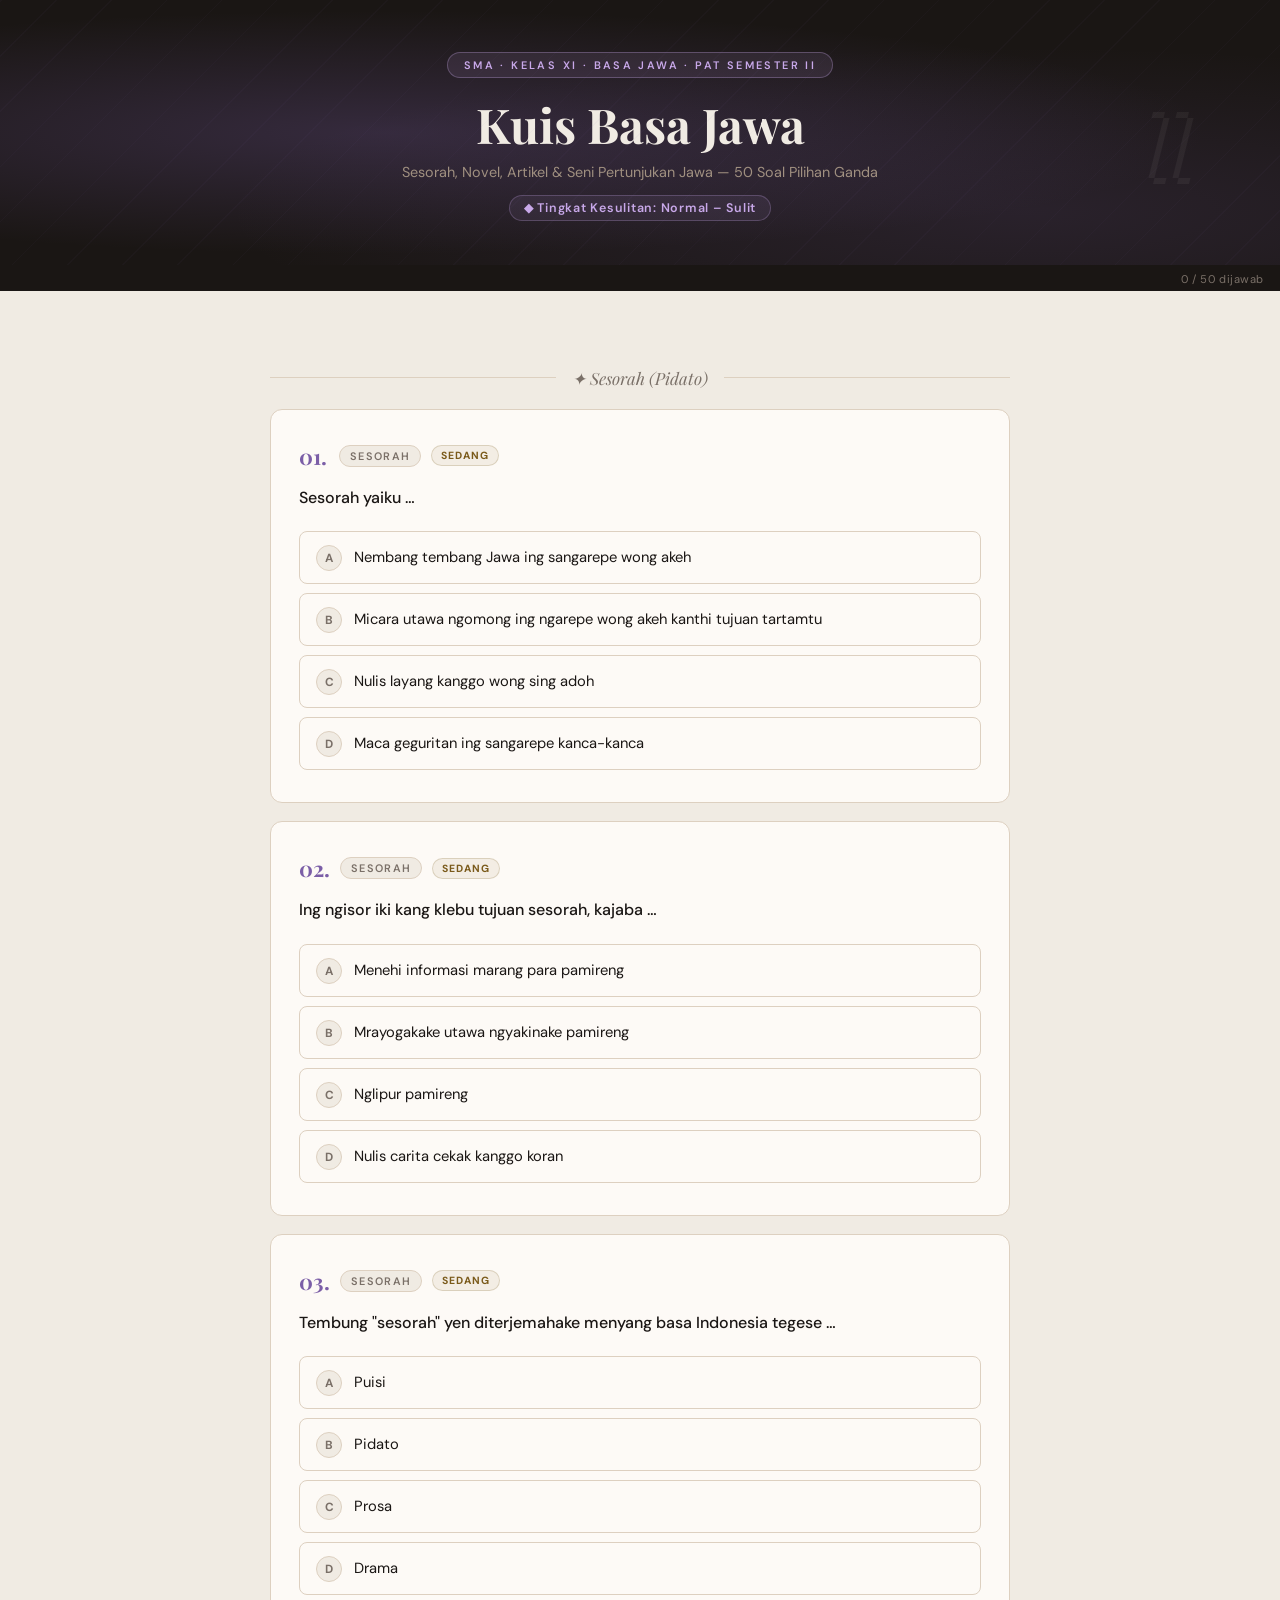
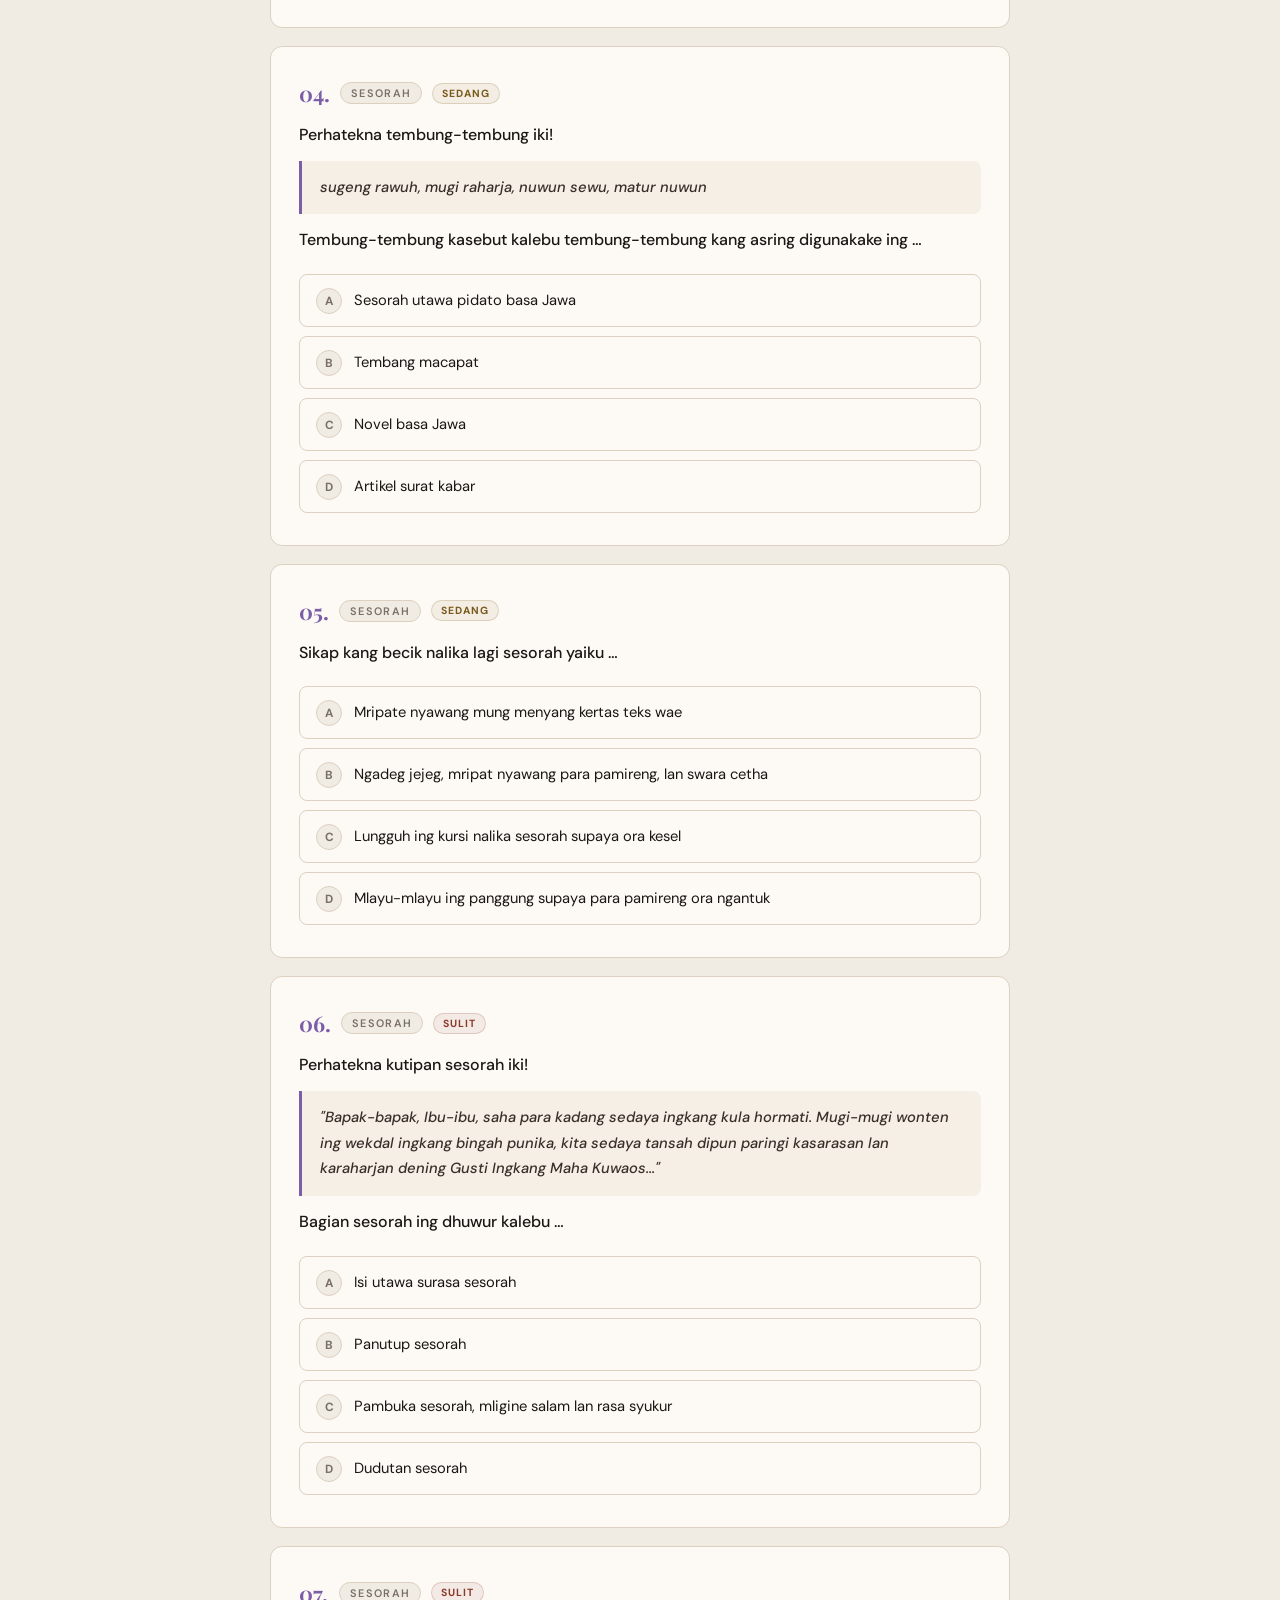
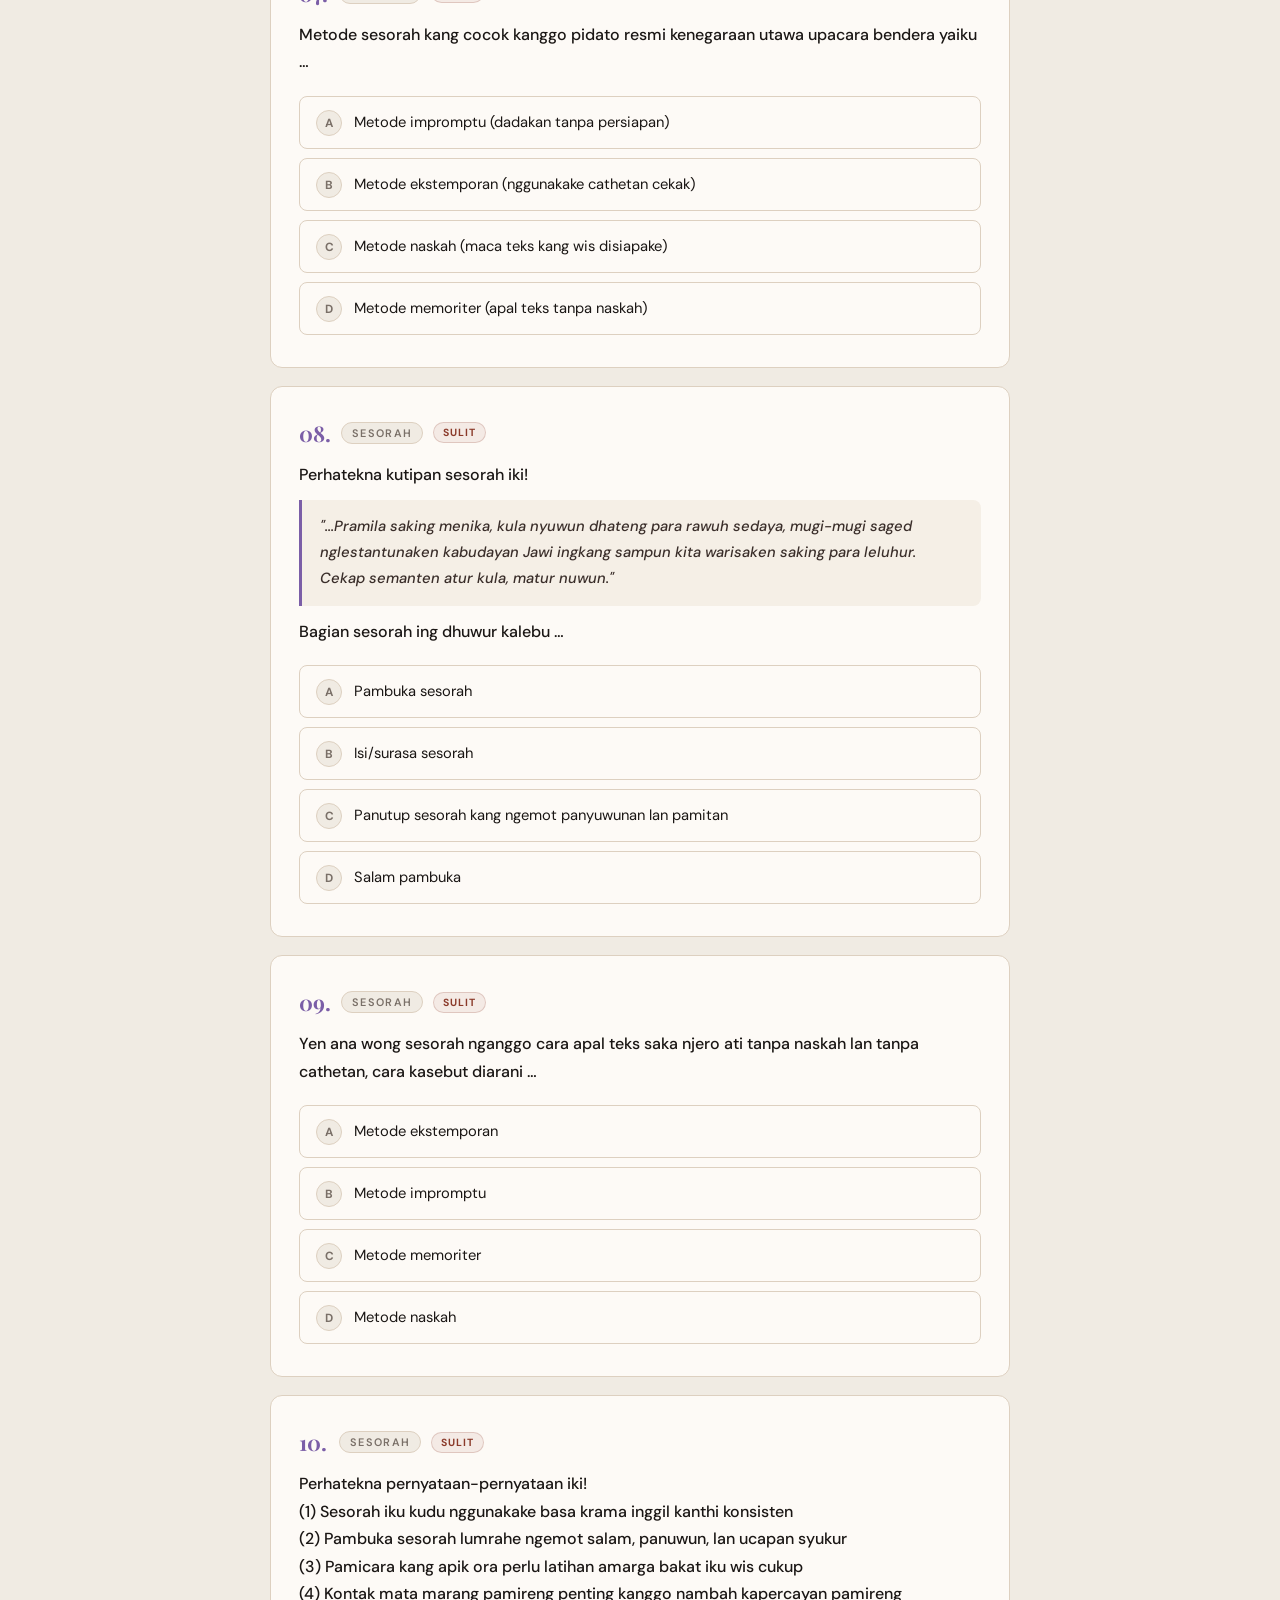
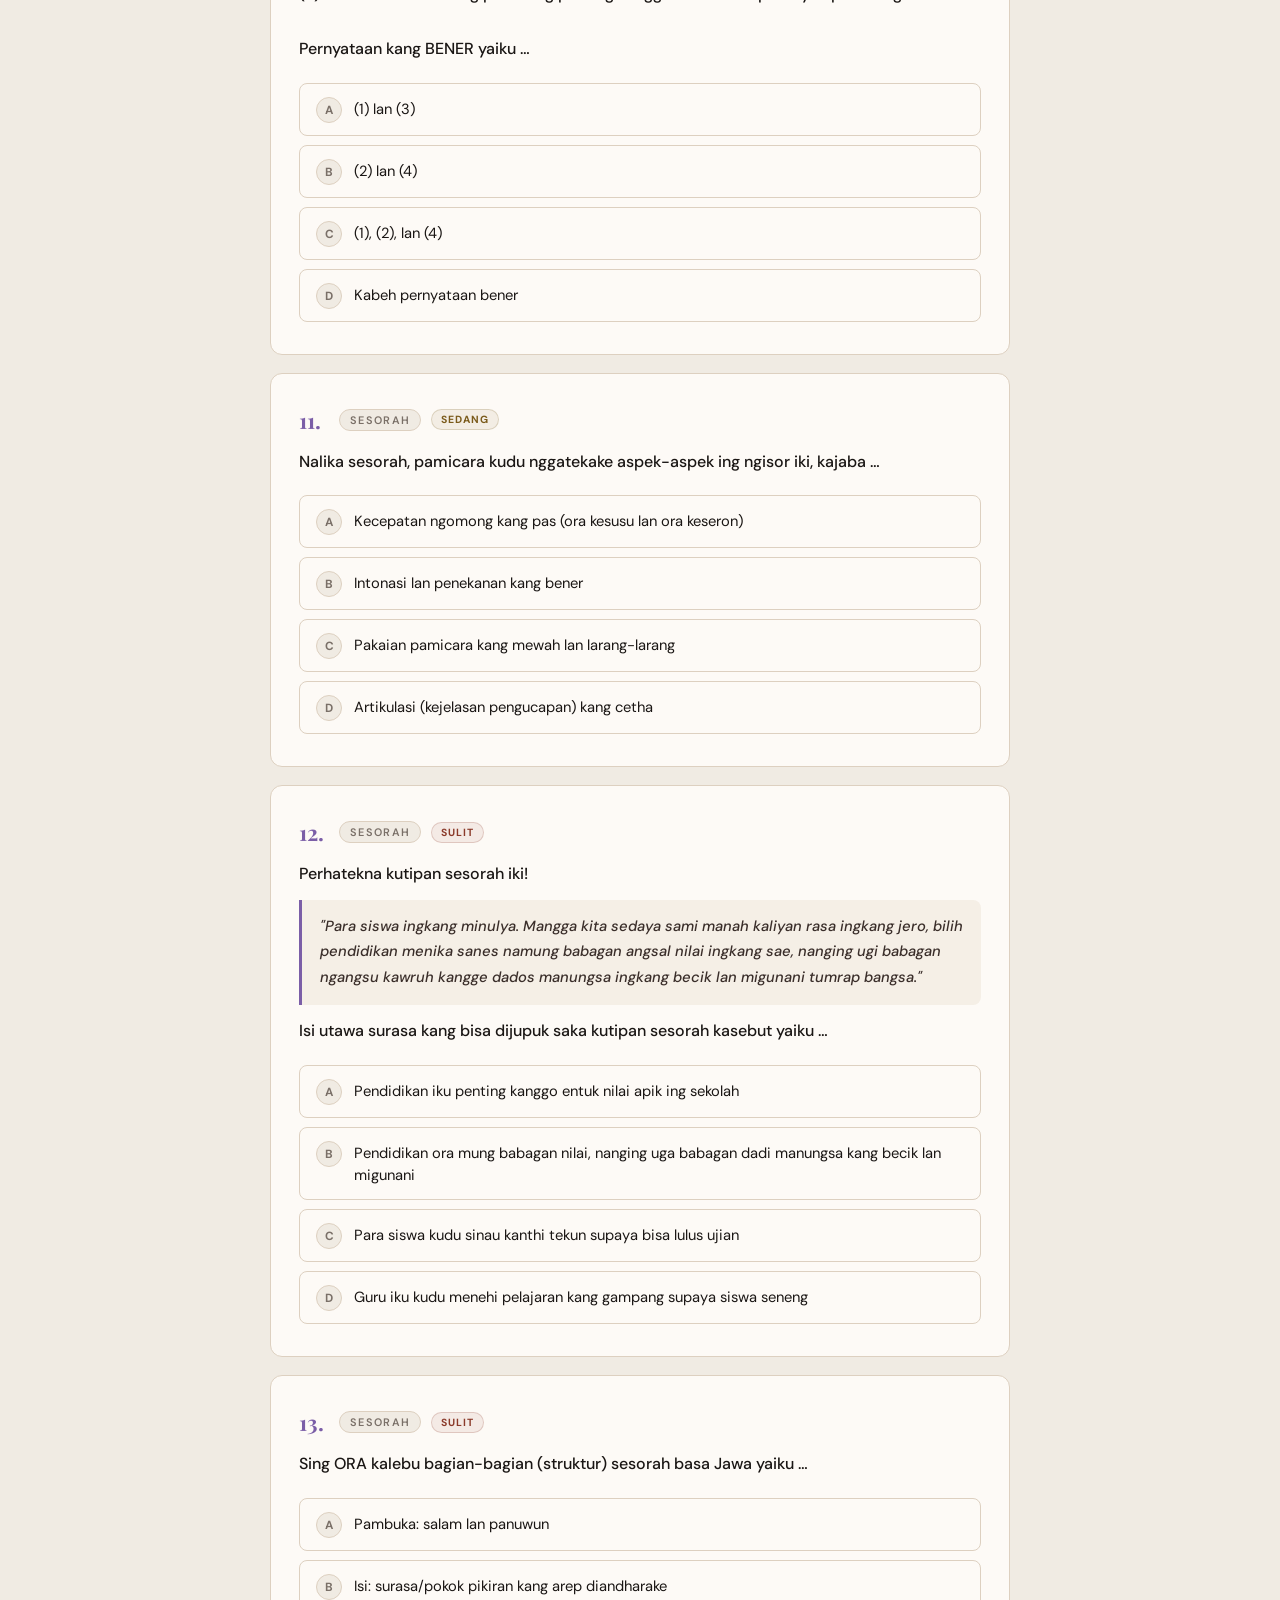
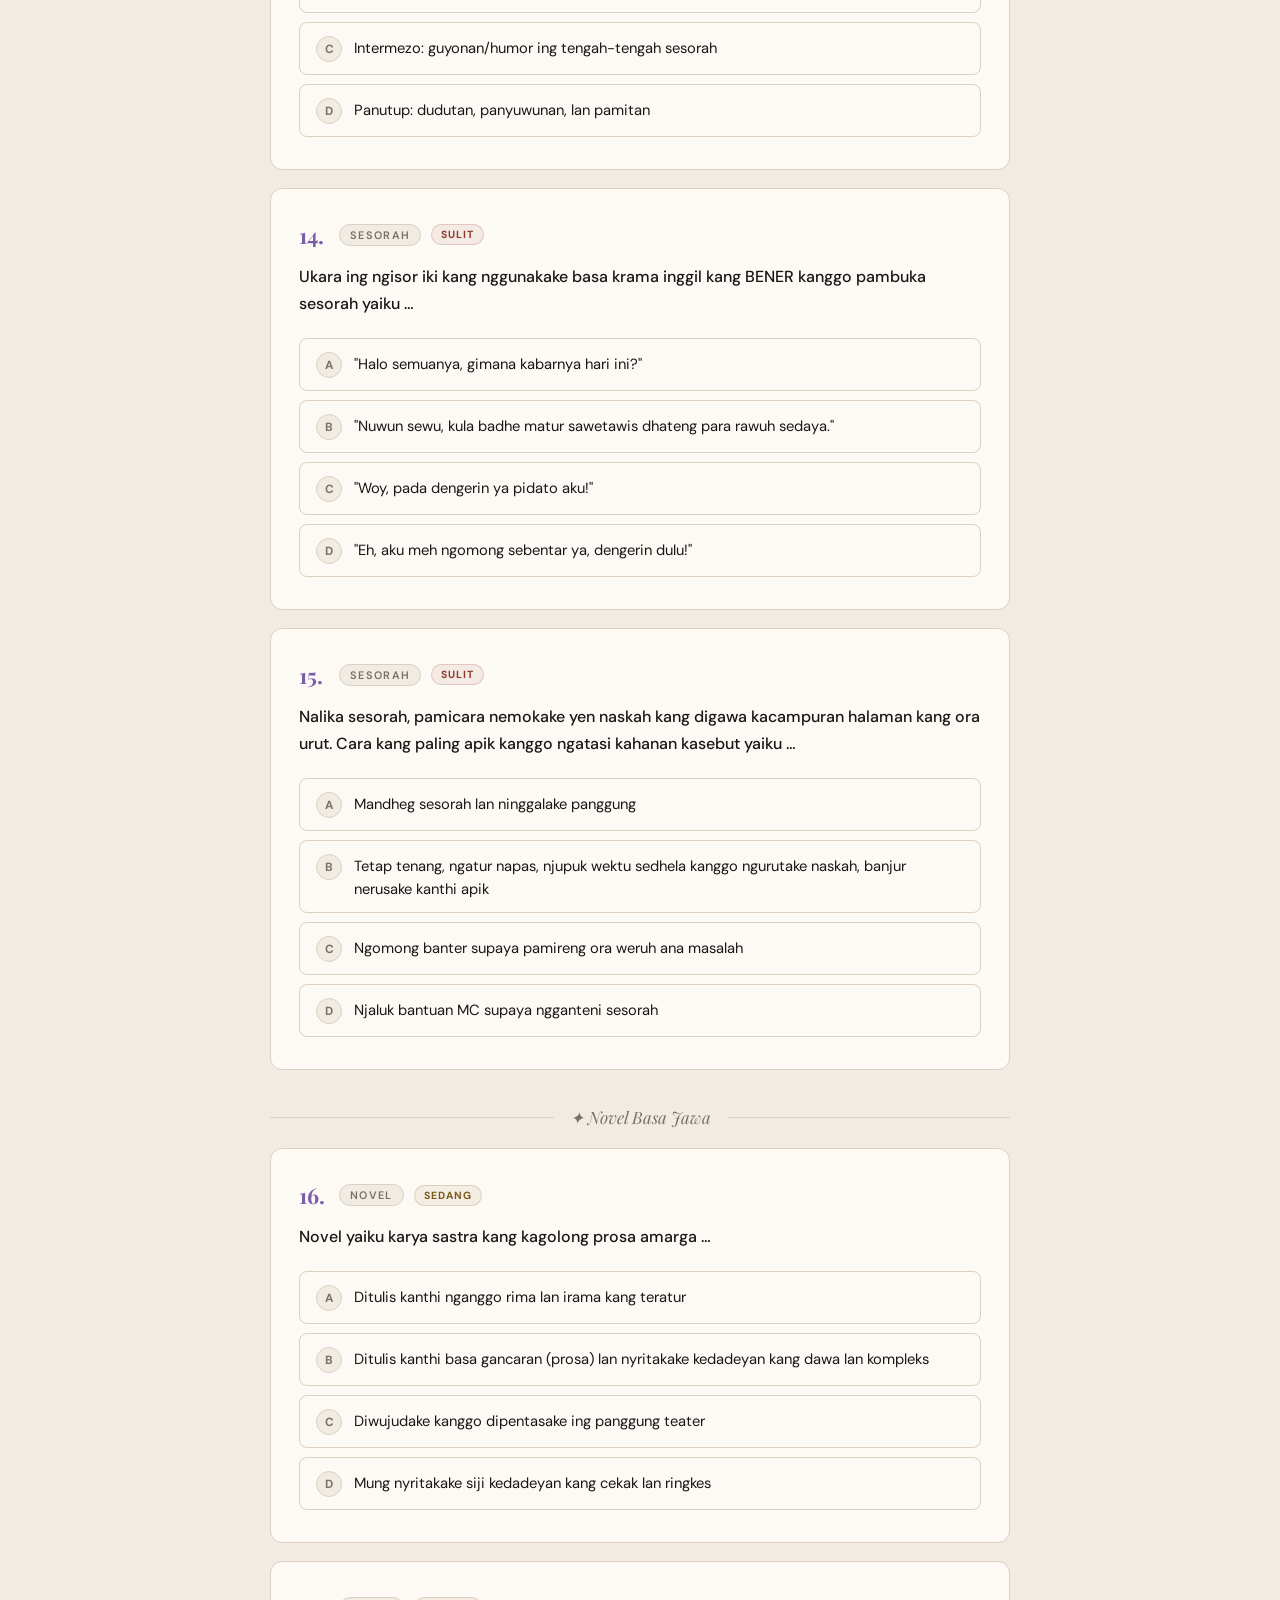
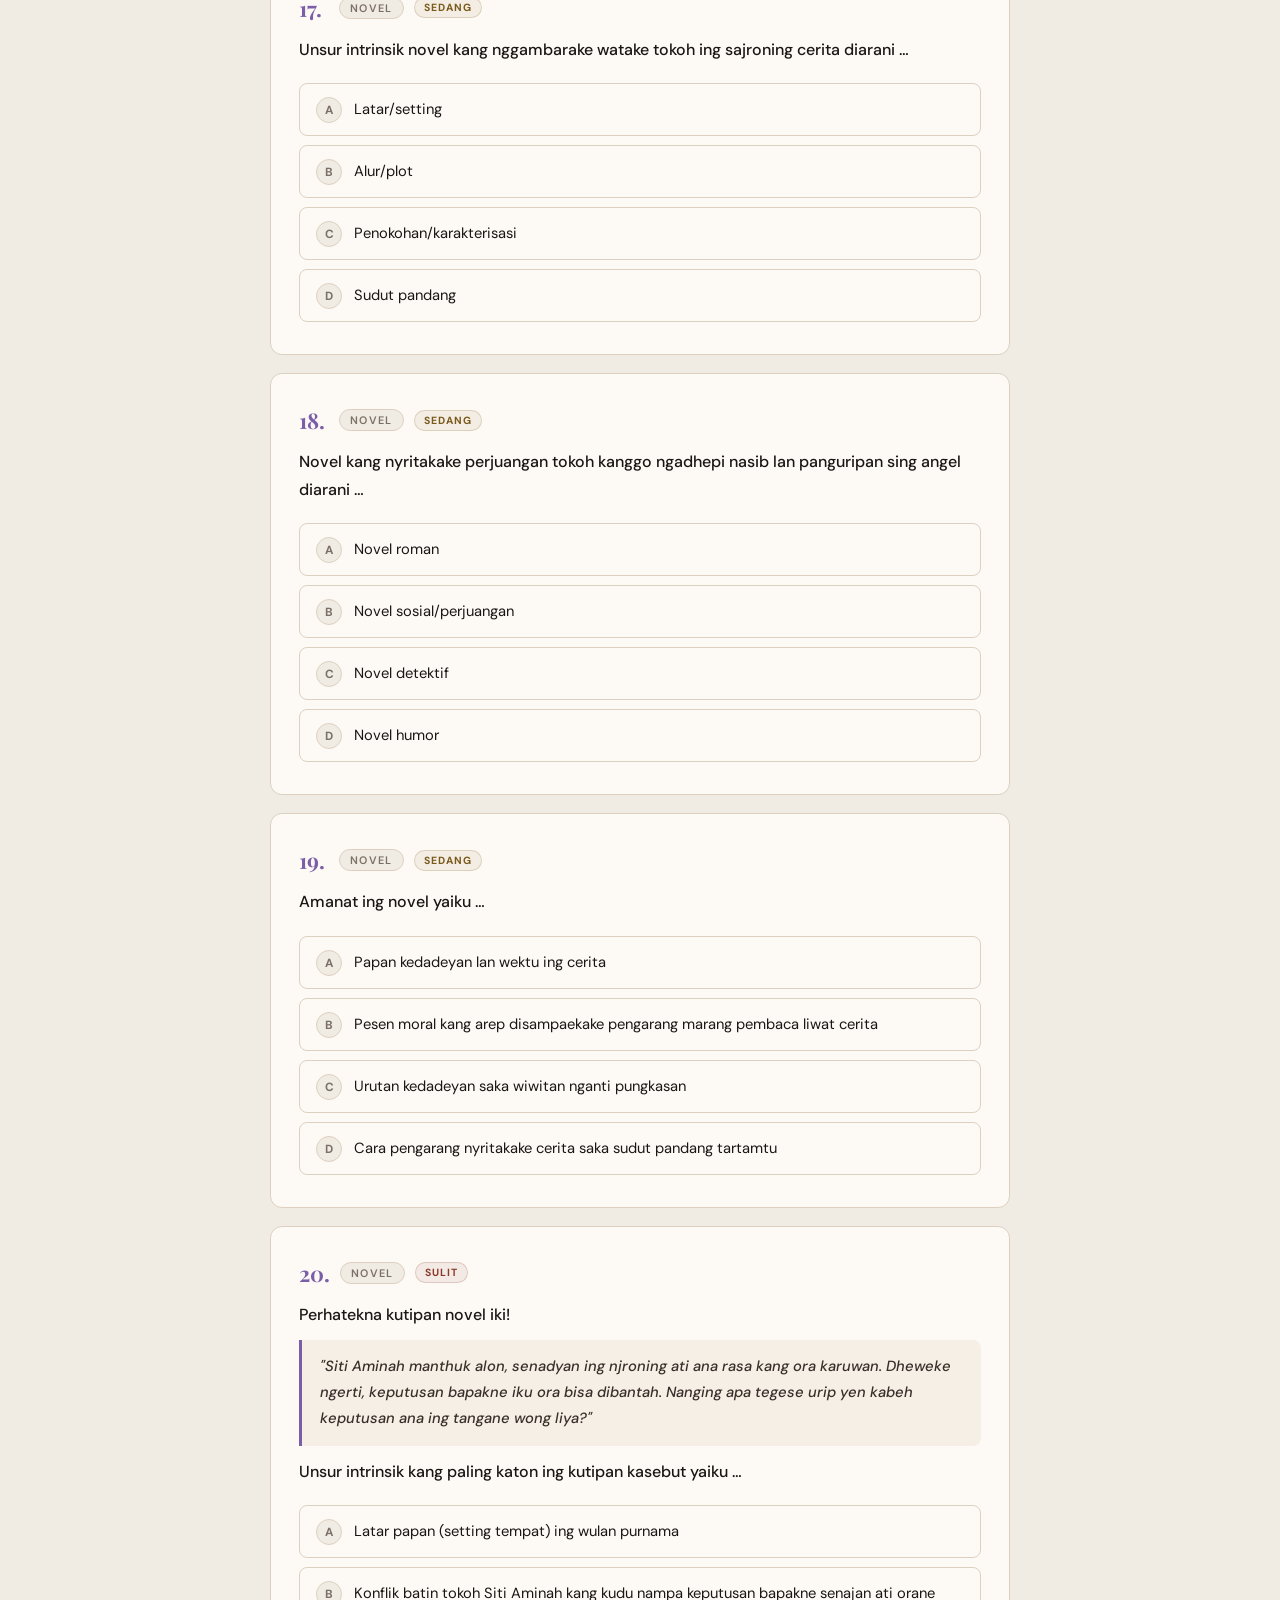
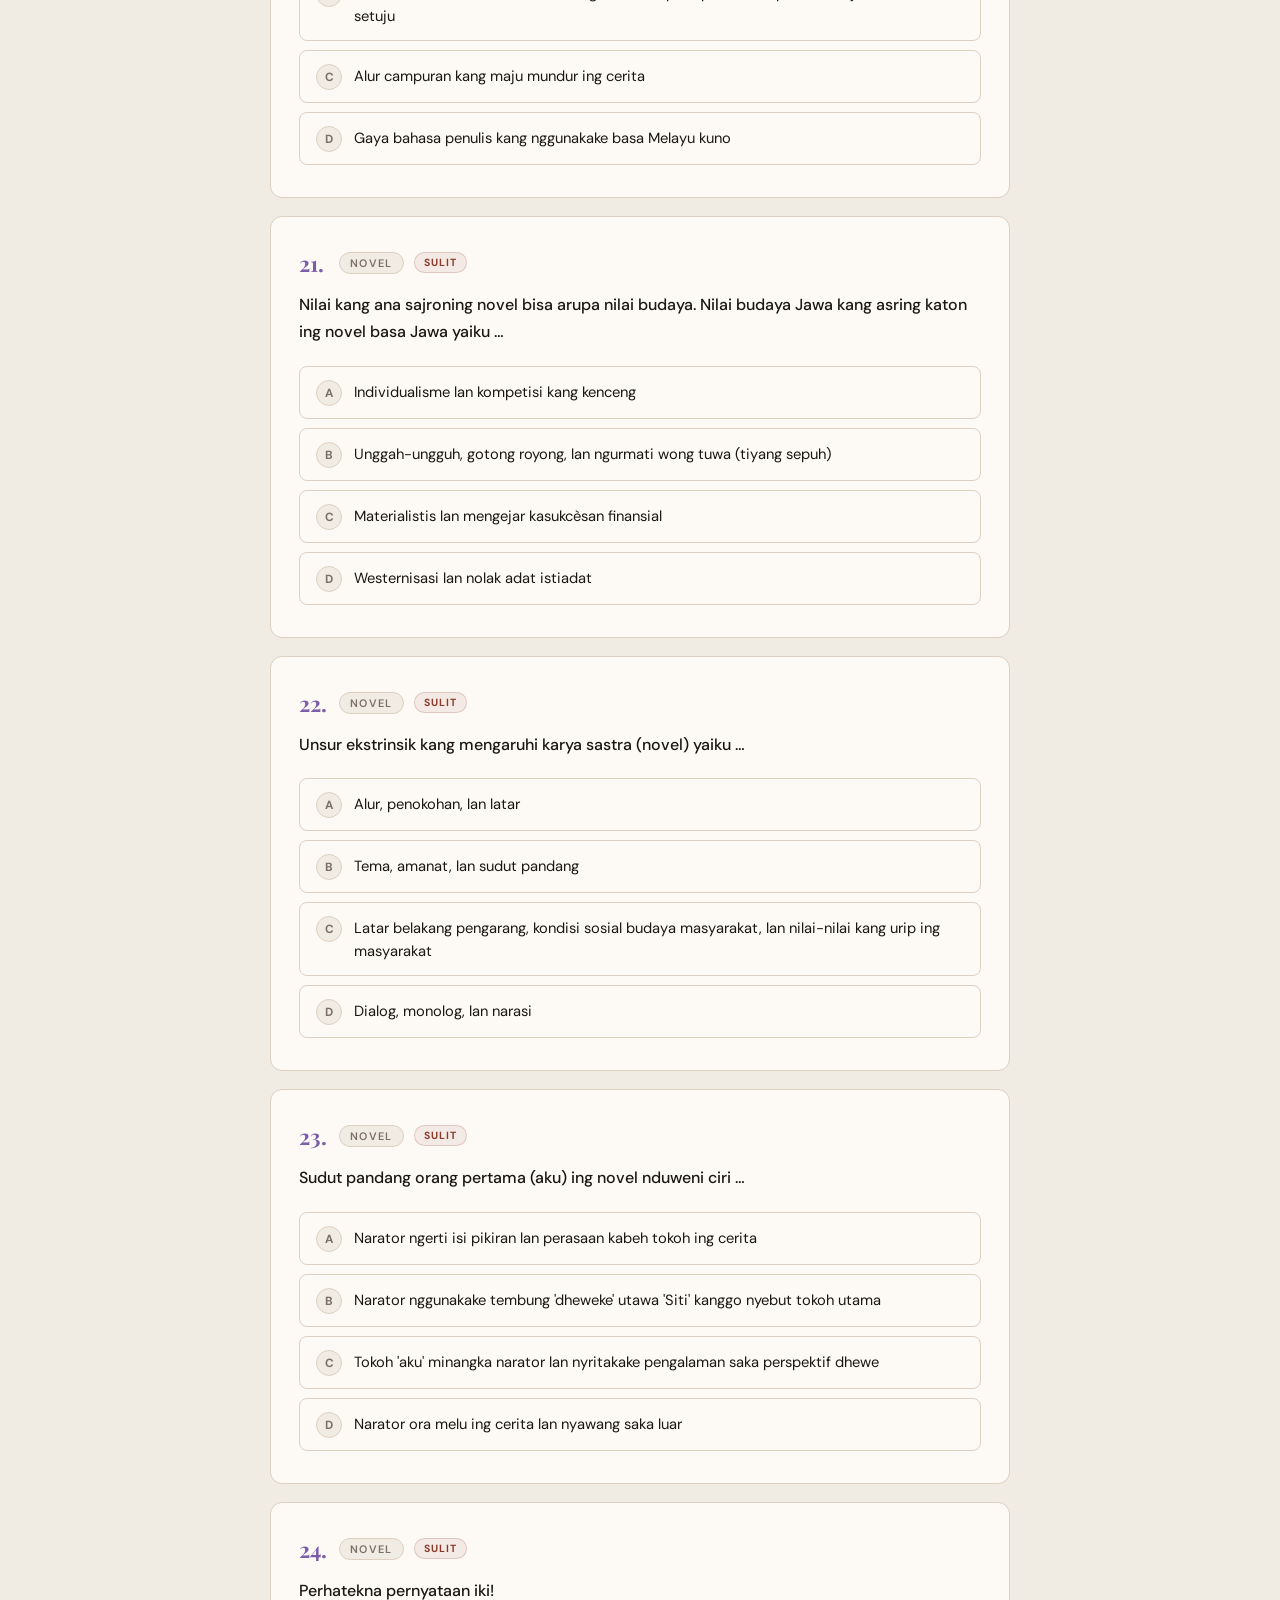
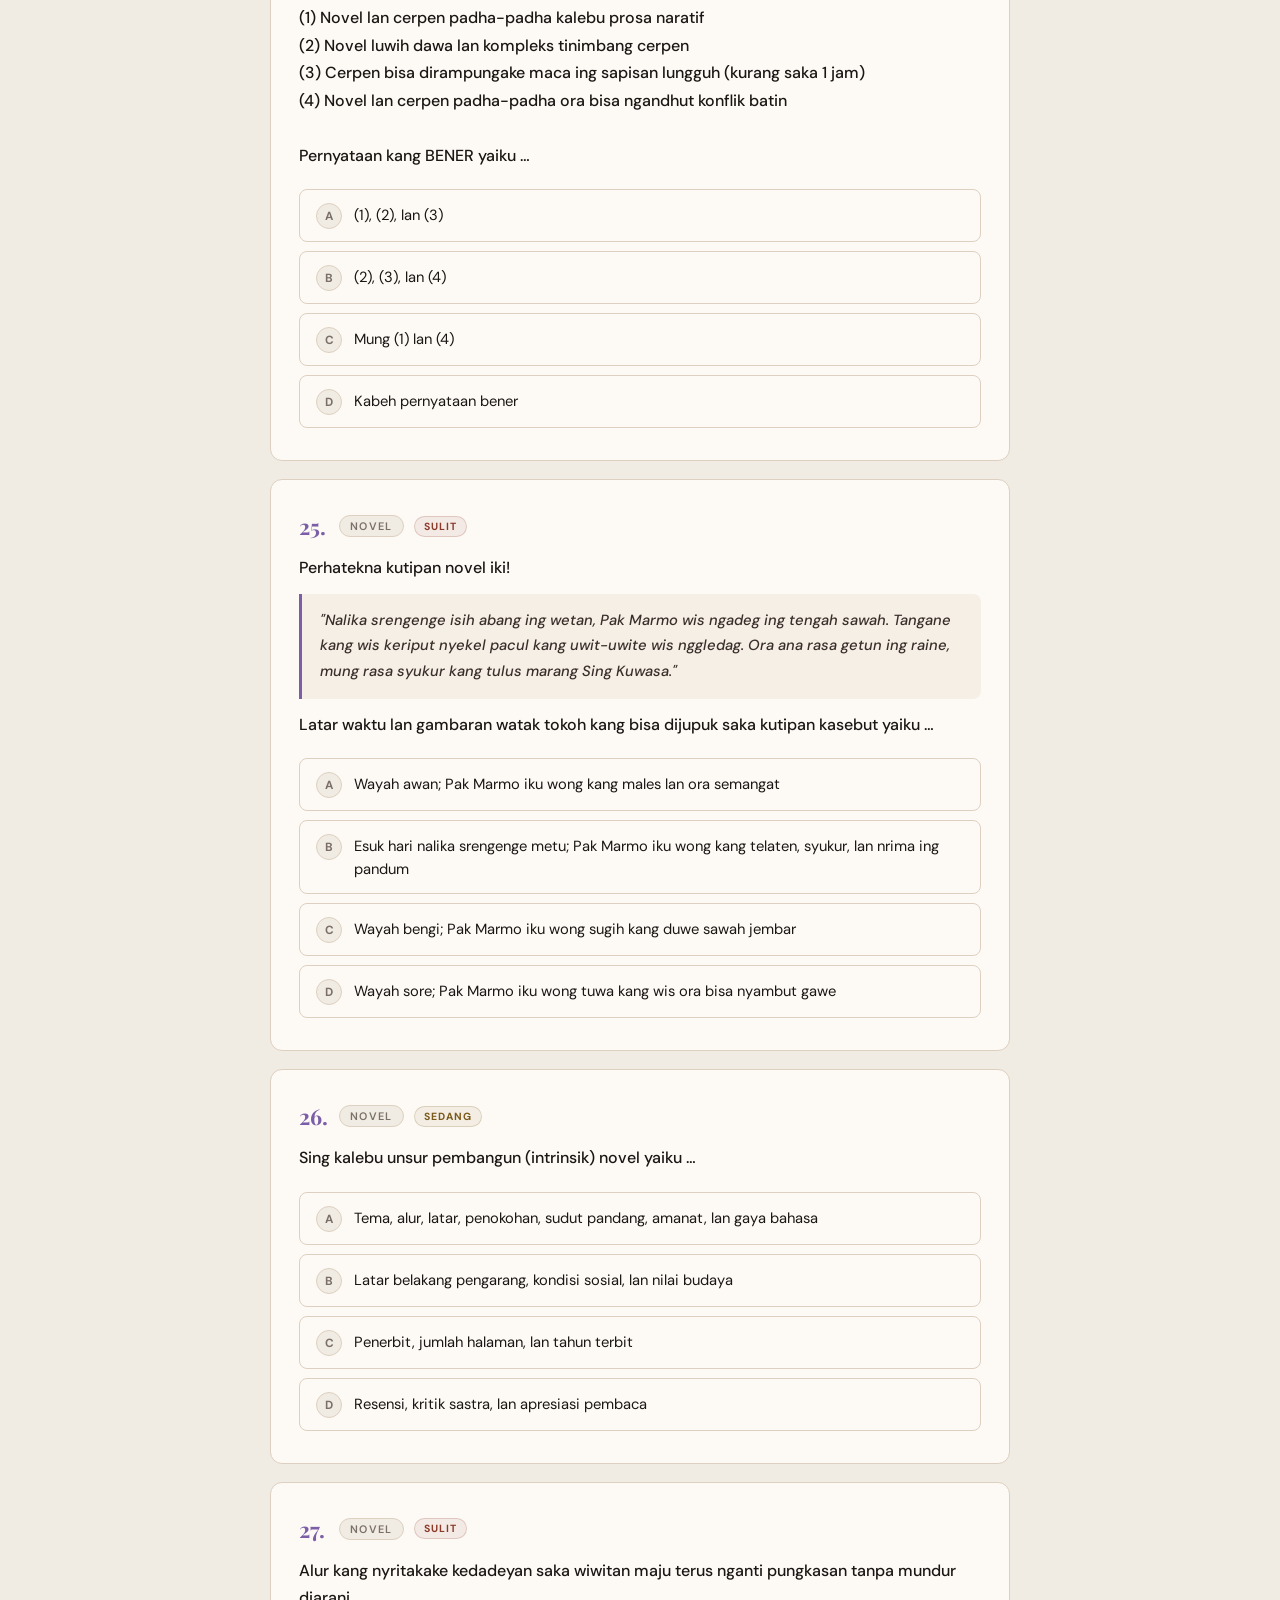
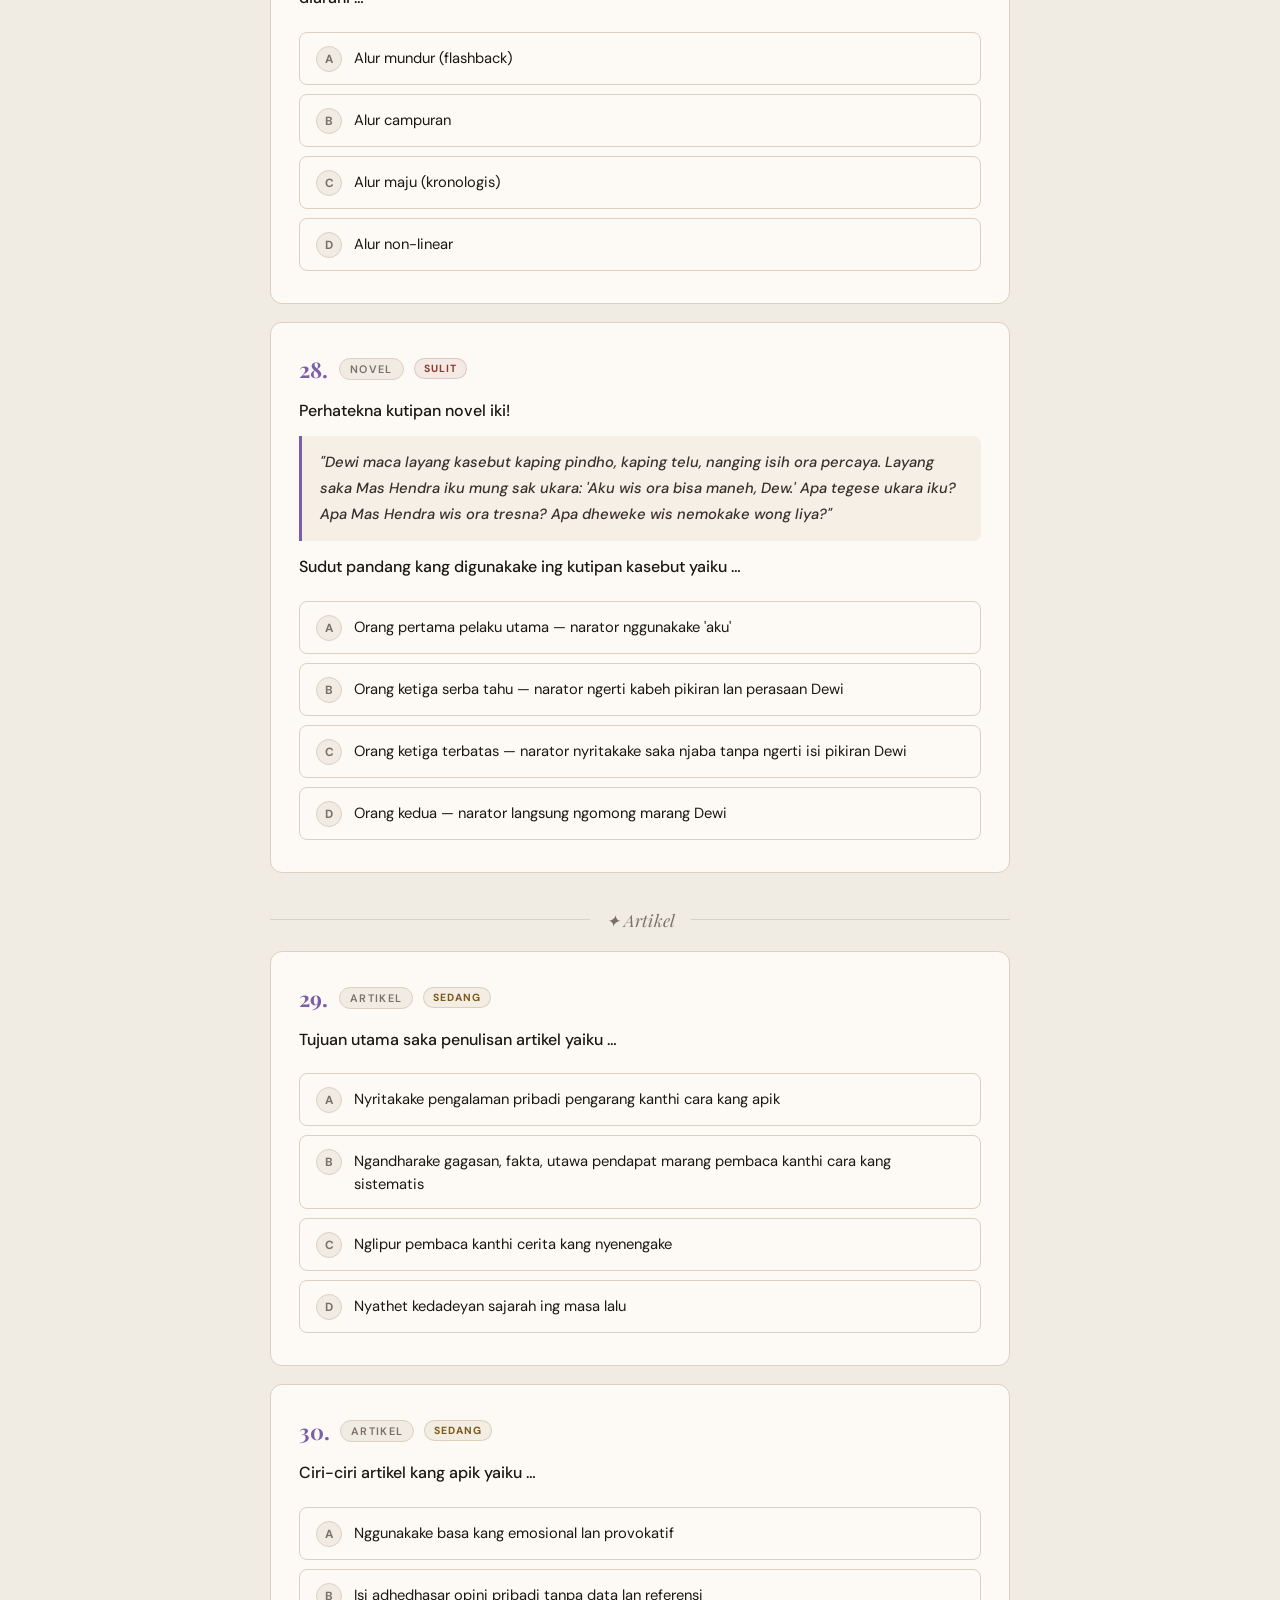
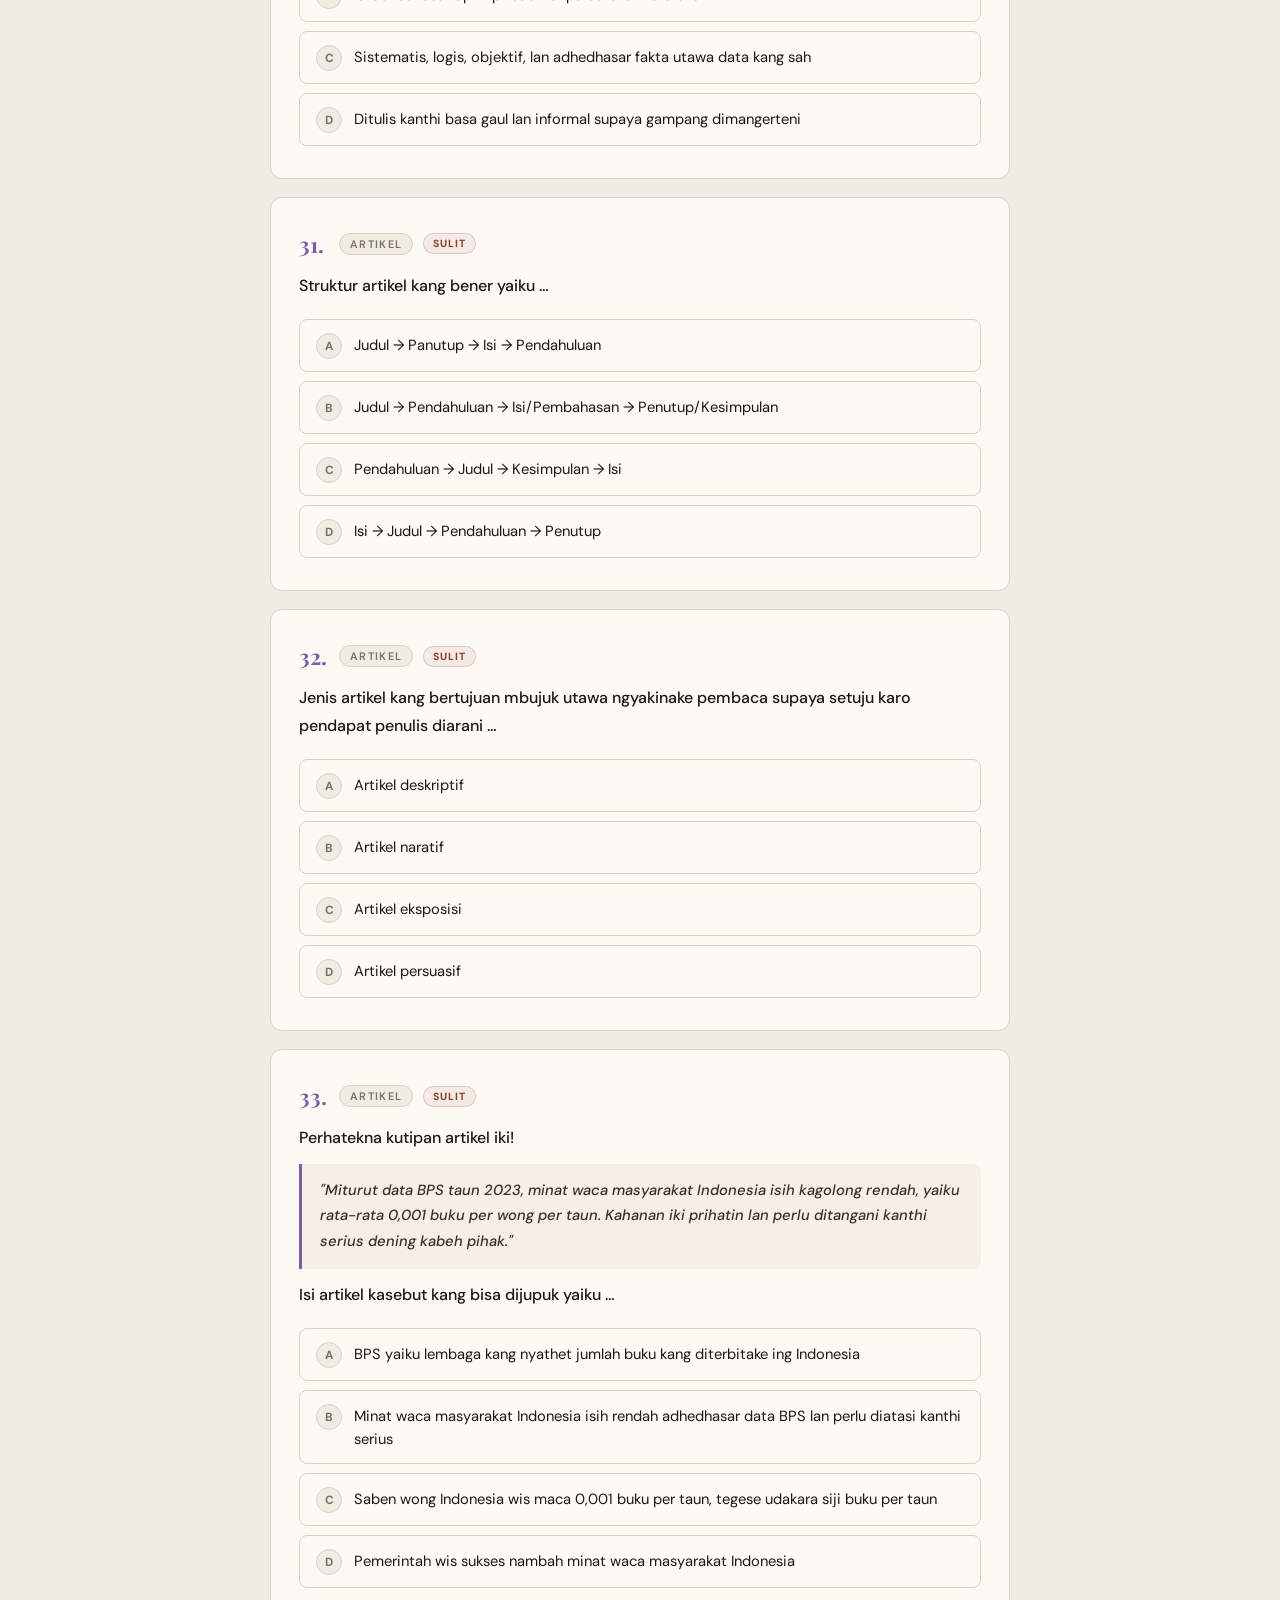
<file: basa_jawa_kuis_pat_50soal.html>
<!DOCTYPE html>
<html lang="jv">
<head>
  <meta charset="UTF-8" />
  <meta name="viewport" content="width=device-width, initial-scale=1.0"/>
  <title>Kuis Basa Jawa — PAT Semester II — SMA Kelas XI</title>
  <link href="https://fonts.googleapis.com/css2?family=Playfair+Display:ital,wght@0,700;1,600&family=DM+Sans:wght@400;500;600&display=swap" rel="stylesheet"/>
  <style>
    *, *::before, *::after { box-sizing: border-box; margin: 0; padding: 0; }
    :root {
      --bg: #F0EBE3; --surface: #FDFAF6; --ink: #1A1614;
      --muted: #7A7068; --accent: #7B5EA7; --border: #DDD0C0;
      --correct: #2B5E3E; --wrong: #8B2020; --radius: 12px;
    }
    html { scroll-behavior: smooth; }
    body { font-family: 'DM Sans', sans-serif; background: var(--bg); color: var(--ink); min-height: 100vh; padding: 0 0 80px; }

    header {
      background: var(--ink); color: #F0EBE3;
      padding: 52px 24px 44px; text-align: center; position: relative; overflow: hidden;
    }
    header::before {
      content: ''; position: absolute; inset: 0;
      background: radial-gradient(ellipse at 30% 50%, rgba(123,94,167,.28) 0%, transparent 65%),
                  radial-gradient(ellipse at 80% 80%, rgba(123,94,167,.16) 0%, transparent 55%);
    }
    header::after {
      content: ''; position: absolute; inset: 0;
      background: repeating-linear-gradient(
        -45deg, transparent, transparent 38px,
        rgba(123,94,167,.04) 38px, rgba(123,94,167,.04) 39px
      );
    }
    header .label {
      position: relative; display: inline-block; font-size: .68rem; font-weight: 600;
      letter-spacing: .22em; text-transform: uppercase; color: #C8A8E9;
      background: rgba(200,168,233,.1); border: 1px solid rgba(200,168,233,.3);
      padding: 5px 16px; border-radius: 99px; margin-bottom: 18px;
    }
    header h1 {
      position: relative;
      font-family: 'Playfair Display', Georgia, serif;
      font-size: clamp(1.9rem, 5vw, 3rem); line-height: 1.18;
    }
    header .deco {
      position: absolute; right: 5%; top: 50%; transform: translateY(-50%);
      font-size: 6rem; opacity: .05; user-select: none; line-height: 1;
      font-family: 'Playfair Display', serif; font-style: italic;
    }
    header .sub {
      position: relative; margin-top: 10px; color: #A09080; font-size: .9rem;
    }
    header .difficulty {
      position: relative; display: inline-block; margin-top: 14px;
      font-size: .78rem; font-weight: 600; color: #C8A8E9;
      background: rgba(200,168,233,.08); border: 1px solid rgba(200,168,233,.25);
      padding: 4px 14px; border-radius: 99px; letter-spacing: .06em;
    }

    #progress-wrap { position: sticky; top: 0; z-index: 10; background: var(--ink); }
    #progress-bar { height: 3px; background: var(--accent); width: 0%; transition: width .35s ease; }
    #progress-count {
      text-align: right; padding: 4px 16px 5px; font-size: .7rem;
      color: #7A7068; background: var(--ink); letter-spacing: .05em;
    }

    .container { max-width: 780px; margin: 0 auto; padding: 40px 20px 0; }

    .section-divider {
      display: flex; align-items: center; gap: 16px;
      margin: 36px 0 20px; font-family: 'Playfair Display', serif;
      font-size: 1.05rem; color: var(--muted); font-style: italic;
    }
    .section-divider::before, .section-divider::after {
      content: ''; flex: 1; height: 1px; background: var(--border);
    }

    .question-card {
      background: var(--surface); border: 1px solid var(--border);
      border-radius: var(--radius); padding: 32px 28px; margin-bottom: 18px;
      transition: box-shadow .2s;
    }
    .question-card:hover { box-shadow: 0 4px 22px rgba(0,0,0,.07); }
    .question-card.unanswered { border-color: #C8962A; box-shadow: 0 0 0 3px rgba(200,150,42,.14); }

    .q-meta { display: flex; align-items: center; gap: 10px; margin-bottom: 14px; flex-wrap: wrap; }
    .q-num { font-family: 'Playfair Display', serif; font-size: 1.35rem; font-weight: 700; color: var(--accent); min-width: 30px; }
    .q-tag {
      font-size: .68rem; font-weight: 600; letter-spacing: .12em; text-transform: uppercase;
      color: var(--muted); background: var(--bg); border: 1px solid var(--border);
      padding: 3px 10px; border-radius: 99px;
    }
    .q-diff {
      font-size: .65rem; font-weight: 700; letter-spacing: .1em; text-transform: uppercase;
      padding: 3px 9px; border-radius: 99px;
    }
    .q-diff.hard   { color: #8B3A2A; background: rgba(139,58,42,.08); border: 1px solid rgba(139,58,42,.2); }
    .q-diff.medium { color: #7A5A1A; background: rgba(122,90,26,.08); border: 1px solid rgba(122,90,26,.2); }

    .q-text { font-size: 1rem; line-height: 1.72; font-weight: 500; margin-bottom: 20px; }
    .q-text .kutipan {
      display: block; background: #F5EFE6; border-left: 3px solid var(--accent);
      padding: 14px 18px; margin: 12px 0; border-radius: 0 8px 8px 0;
      font-style: italic; font-size: .92rem; line-height: 1.75; color: #3A2E2A;
      white-space: pre-line;
    }
    .q-note { font-size: .82rem; color: var(--muted); font-style: italic; margin-bottom: 16px; margin-top: -10px; }

    .options { display: flex; flex-direction: column; gap: 9px; }
    .option-label {
      display: flex; align-items: flex-start; gap: 12px;
      padding: 12px 16px; border: 1.5px solid var(--border); border-radius: 8px;
      cursor: pointer; transition: border-color .15s, background .15s; user-select: none;
    }
    .option-label:hover { border-color: var(--accent); background: #F5F0FA; }
    .option-label input[type="radio"] { display: none; }
    .opt-letter {
      flex-shrink: 0; width: 26px; height: 26px; border-radius: 50%;
      background: var(--bg); border: 1.5px solid var(--border);
      display: flex; align-items: center; justify-content: center;
      font-size: .74rem; font-weight: 700; color: var(--muted);
      transition: all .15s; margin-top: 1px;
    }
    .option-label:has(input:checked) { border-color: var(--accent); background: #F5F0FA; }
    .option-label:has(input:checked) .opt-letter { background: var(--accent); border-color: var(--accent); color: #fff; }
    .opt-text { font-size: .92rem; line-height: 1.55; padding-top: 2px; }

    .option-label.correct { border-color: var(--correct); background: #EAF3EE; }
    .option-label.correct .opt-letter { background: var(--correct); border-color: var(--correct); color: #fff; }
    .option-label.wrong { border-color: var(--wrong); background: #FAF0EE; }
    .option-label.wrong .opt-letter { background: var(--wrong); border-color: var(--wrong); color: #fff; }

    #btn-wrap { text-align: center; margin-top: 40px; }
    #submit-btn {
      font-family: 'DM Sans', sans-serif; font-size: 1rem; font-weight: 600;
      background: var(--ink); color: #F0EBE3; border: none;
      padding: 16px 56px; border-radius: 8px; cursor: pointer;
      transition: background .2s, transform .1s; letter-spacing: .04em;
    }
    #submit-btn:hover { background: #2A2420; transform: translateY(-1px); }
    #submit-btn:active { transform: translateY(0); }
    #submit-btn:disabled { opacity: .4; cursor: not-allowed; }

    #warn-msg {
      display: none; margin-top: 12px; font-size: .86rem; color: #8B6200;
      background: #FFF8E6; border: 1px solid #DEB84A; border-radius: 8px;
      padding: 10px 18px; text-align: center;
    }

    #hasil {
      display: none; margin-top: 44px; background: var(--ink); color: #F0EBE3;
      border-radius: var(--radius); padding: 44px 32px; text-align: center;
      animation: fadeUp .5s ease both;
    }
    @keyframes fadeUp { from { opacity:0; transform:translateY(24px); } to { opacity:1; transform:translateY(0); } }
    .score-label { font-size: .72rem; letter-spacing: .2em; text-transform: uppercase; color: #9A8878; margin-bottom: 10px; }
    .score-num { font-family: 'Playfair Display', serif; font-size: clamp(3.5rem,10vw,5.5rem); font-weight: 700; line-height: 1; color: var(--accent); }
    .score-of { font-size: .88rem; color: #9A8878; margin-top: 6px; }
    .predikat { display: inline-block; margin-top: 18px; font-size: 1rem; font-weight: 600; padding: 7px 22px; border-radius: 99px; border: 1.5px solid rgba(255,255,255,.15); }
    .divider { width: 48px; height: 2px; background: rgba(255,255,255,.1); margin: 24px auto; }
    .summary-row { display: flex; justify-content: center; gap: 36px; flex-wrap: wrap; margin-bottom: 30px; }
    .stat .val { font-size: 1.65rem; font-weight: 700; }
    .stat .val.g { color: #7DCFAA; }
    .stat .val.r { color: #E07878; }
    .stat .lbl { font-size: .75rem; color: #9A8878; margin-top: 3px; }
    .kunci-title { font-family: 'Playfair Display', serif; font-size: 1.22rem; margin-bottom: 18px; }
    .kunci-grid { display: grid; grid-template-columns: repeat(auto-fill,minmax(270px,1fr)); gap: 10px; text-align: left; }
    .kunci-item { background: rgba(255,255,255,.05); border: 1px solid rgba(255,255,255,.09); border-radius: 8px; padding: 12px 14px; font-size: .84rem; line-height: 1.55; }
    .kunci-item.ok { border-color: rgba(125,207,170,.2); }
    .ki-no { color: #C8A8E9; font-weight: 700; margin-bottom: 4px; font-size: .8rem; }
    .ki-ans { color: #7DCFAA; font-weight: 600; }
    .ki-your { color: #E07878; font-size: .8rem; margin-top: 3px; }
    .ki-explain { color: #9A8878; font-size: .78rem; margin-top: 4px; font-style: italic; }

    #retry-btn {
      margin-top: 28px; font-family: 'DM Sans', sans-serif; font-size: .92rem; font-weight: 600;
      background: transparent; color: #F0EBE3; border: 1.5px solid rgba(255,255,255,.22);
      padding: 12px 36px; border-radius: 8px; cursor: pointer; transition: all .2s;
    }
    #retry-btn:hover { border-color: rgba(255,255,255,.6); background: rgba(255,255,255,.06); }

    @media (max-width: 500px) { .question-card { padding: 22px 16px; } #hasil { padding: 32px 16px; } }
  </style>
</head>
<body>

<header>
  <div class="deco">꧋</div>
  <div class="label">SMA &middot; Kelas XI &middot; Basa Jawa &middot; PAT Semester II</div>
  <h1>Kuis Basa Jawa</h1>
  <p class="sub">Sesorah, Novel, Artikel &amp; Seni Pertunjukan Jawa &mdash; 50 Soal Pilihan Ganda</p>
  <div class="difficulty">&#9670; Tingkat Kesulitan: Normal &ndash; Sulit</div>
</header>
<div id="progress-wrap">
  <div id="progress-bar"></div>
  <div id="progress-count">0 / 50 dijawab</div>
</div>

<div class="container">
  <div id="quiz-form"></div>
  <div id="btn-wrap">
    <button id="submit-btn">Kirim Jawaban</button>
    <div id="warn-msg">&#9888; Isih ana pitakon sing durung dijawab. Jangkepana kabeh jawaban dhisik!</div>
  </div>
  <div id="hasil"></div>
</div>

<script>
const questions = [

  // ===== SESORAH / PIDATO (1–15) =====
  {
    topic: "Sesorah", diff: "medium",
    q: 'Sesorah yaiku …',
    opts: [
      "Nembang tembang Jawa ing sangarepe wong akeh",
      "Micara utawa ngomong ing ngarepe wong akeh kanthi tujuan tartamtu",
      "Nulis layang kanggo wong sing adoh",
      "Maca geguritan ing sangarepe kanca-kanca"
    ],
    ans: 1,
    explain: "Sesorah (pidato) yaiku kagiyatan micara utawa ngomong ing sangarepe wong akeh kanthi tujuan tartamtu, kayata menehi informasi, mrayogakake, utawa nglipur. Sesorah nganggo basa kang becik lan sopan."
  },
  {
    topic: "Sesorah", diff: "medium",
    q: 'Ing ngisor iki kang klebu tujuan sesorah, kajaba …',
    opts: [
      "Menehi informasi marang para pamireng",
      "Mrayogakake utawa ngyakinake pamireng",
      "Nglipur pamireng",
      "Nulis carita cekak kanggo koran"
    ],
    ans: 3,
    explain: "Tujuan sesorah ana telu: (1) menehi informasi (informatif), (2) mrayogakake/ngyakinake (persuasif), lan (3) nglipur (rekreatif). Nulis carita cekak dudu tujuan sesorah, nanging kagiyatan nulis."
  },
  {
    topic: "Sesorah", diff: "medium",
    q: 'Tembung "sesorah" yen diterjemahake menyang basa Indonesia tegese …',
    opts: [
      "Puisi",
      "Pidato",
      "Prosa",
      "Drama"
    ],
    ans: 1,
    explain: "Sesorah ing basa Jawa tegese padha karo 'pidato' ing basa Indonesia, yaiku micara utawa nyampekake gagasan ing sangarepe wong akeh kanthi cara kang resmi lan tertata."
  },
  {
    topic: "Sesorah", diff: "medium",
    q: 'Perhatekna tembung-tembung iki!\n<span class="kutipan">sugeng rawuh, mugi raharja, nuwun sewu, matur nuwun</span>\nTembung-tembung kasebut kalebu tembung-tembung kang asring digunakake ing …',
    opts: [
      "Sesorah utawa pidato basa Jawa",
      "Tembang macapat",
      "Novel basa Jawa",
      "Artikel surat kabar"
    ],
    ans: 0,
    explain: "'Sugeng rawuh' (selamat datang), 'mugi raharja' (semoga sejahtera), 'nuwun sewu' (permisi/maaf), lan 'matur nuwun' (terima kasih) minangka tembung-tembung krama inggil kang lumrah digunakake ing sesorah resmi basa Jawa."
  },
  {
    topic: "Sesorah", diff: "medium",
    q: 'Sikap kang becik nalika lagi sesorah yaiku …',
    opts: [
      "Mripate nyawang mung menyang kertas teks wae",
      "Ngadeg jejeg, mripat nyawang para pamireng, lan swara cetha",
      "Lungguh ing kursi nalika sesorah supaya ora kesel",
      "Mlayu-mlayu ing panggung supaya para pamireng ora ngantuk"
    ],
    ans: 1,
    explain: "Sikap kang becik nalika sesorah: (1) ngadeg jejeg lan sopan, (2) mripat nyawang para pamireng (eye contact), (3) swara cetha lan bisa dirungokake kabeh, (4) ekspresi rai sing pas karo isi sesorah. Nyawang kertas wae dadi tandha ora nyiapake kang apik."
  },
  {
    topic: "Sesorah", diff: "hard",
    q: 'Perhatekna kutipan sesorah iki!\n<span class="kutipan">"Bapak-bapak, Ibu-ibu, saha para kadang sedaya ingkang kula hormati. Mugi-mugi wonten ing wekdal ingkang bingah punika, kita sedaya tansah dipun paringi kasarasan lan karaharjan dening Gusti Ingkang Maha Kuwaos..."</span>\nBagian sesorah ing dhuwur kalebu …',
    opts: [
      "Isi utawa surasa sesorah",
      "Panutup sesorah",
      "Pambuka sesorah, mligine salam lan rasa syukur",
      "Dudutan sesorah"
    ],
    ans: 2,
    explain: "Kutipan kasebut kalebu pambuka sesorah amarga ngandhut: (1) salam pambuka (sapa marang para pamireng), lan (2) ucapan syukur marang Gusti. Struktur sesorah: pambuka → isi/surasa → panutup. Pambuka lumrahe ngemot salam, panuwun, lan ucapan syukur."
  },
  {
    topic: "Sesorah", diff: "hard",
    q: 'Metode sesorah kang cocok kanggo pidato resmi kenegaraan utawa upacara bendera yaiku …',
    opts: [
      "Metode impromptu (dadakan tanpa persiapan)",
      "Metode ekstemporan (nggunakake cathetan cekak)",
      "Metode naskah (maca teks kang wis disiapake)",
      "Metode memoriter (apal teks tanpa naskah)"
    ],
    ans: 2,
    explain: "Metode naskah (metode teks) cocok kanggo pidato resmi kenegaraan amarga: (1) isi kudu tepat lan ora boleh salah, (2) setiap kata bisa dipertanggungjawabkan, (3) ora boleh ada improvisasi. Upacara bendera presiden nggunakake metode naskah kanggo njamin keakuratan informasi."
  },
  {
    topic: "Sesorah", diff: "hard",
    q: 'Perhatekna kutipan sesorah iki!\n<span class="kutipan">"...Pramila saking menika, kula nyuwun dhateng para rawuh sedaya, mugi-mugi saged nglestantunaken kabudayan Jawi ingkang sampun kita warisaken saking para leluhur. Cekap semanten atur kula, matur nuwun."</span>\nBagian sesorah ing dhuwur kalebu …',
    opts: [
      "Pambuka sesorah",
      "Isi/surasa sesorah",
      "Panutup sesorah kang ngemot panyuwunan lan pamitan",
      "Salam pambuka"
    ],
    ans: 2,
    explain: "Kutipan kasebut kalebu panutup sesorah amarga ngandhut: (1) panyuwunan/harapan ('mugi-mugi saged nglestantunaken'), (2) pamitan ('cekap semanten atur kula'), lan (3) matur nuwun (terima kasih). Iki ciri-ciri khas panutup sesorah basa Jawa."
  },
  {
    topic: "Sesorah", diff: "hard",
    q: 'Yen ana wong sesorah nganggo cara apal teks saka njero ati tanpa naskah lan tanpa cathetan, cara kasebut diarani …',
    opts: [
      "Metode ekstemporan",
      "Metode impromptu",
      "Metode memoriter",
      "Metode naskah"
    ],
    ans: 2,
    explain: "Metode memoriter yaiku cara sesorah kanthi apal teks kanthi lengkap ing njero ati (hafalan) tanpa naskah lan tanpa cathetan. Kauntungan: kontak mata karo pamireng apik. Kelemahane: yen lali, bisa kacau. Beda karo ekstemporan kang nggunakake cathetan cekak minangka panduan."
  },
  {
    topic: "Sesorah", diff: "hard",
    q: 'Perhatekna pernyataan-pernyataan iki!\n<br>(1) Sesorah iku kudu nggunakake basa krama inggil kanthi konsisten<br>(2) Pambuka sesorah lumrahe ngemot salam, panuwun, lan ucapan syukur<br>(3) Pamicara kang apik ora perlu latihan amarga bakat iku wis cukup<br>(4) Kontak mata marang pamireng penting kanggo nambah kapercayan pamireng<br><br>Pernyataan kang BENER yaiku …',
    opts: [
      "(1) lan (3)",
      "(2) lan (4)",
      "(1), (2), lan (4)",
      "Kabeh pernyataan bener"
    ],
    ans: 1,
    explain: "Pernyataan (1) ora 100% bener — basa sesorah disesuaikake karo konteks lan pamireng, ora kudu krama inggil kanthi kaku. Pernyataan (3) salah — latihan iku penting sanajan wis duwe bakat. Pernyataan (2) lan (4) BENER: pambuka ngemot salam+syukur, lan kontak mata iku penting kanggo sesorah kang efektif."
  },
  {
    topic: "Sesorah", diff: "medium",
    q: 'Nalika sesorah, pamicara kudu nggatekake aspek-aspek ing ngisor iki, kajaba …',
    opts: [
      "Kecepatan ngomong kang pas (ora kesusu lan ora keseron)",
      "Intonasi lan penekanan kang bener",
      "Pakaian pamicara kang mewah lan larang-larang",
      "Artikulasi (kejelasan pengucapan) kang cetha"
    ],
    ans: 2,
    explain: "Aspek-aspek kang kudu digatekake ing sesorah: kecepatan ngomong, intonasi, artikulasi, kontak mata, ekspresi, lan basa awak (gestur). Pakaian kang mewah dudu syarat utama — kang penting yaiku berpakaian sopan lan sesuai acara, ora kudu larang-larang."
  },
  {
    topic: "Sesorah", diff: "hard",
    q: 'Perhatekna kutipan sesorah iki!\n<span class="kutipan">"Para siswa ingkang minulya. Mangga kita sedaya sami manah kaliyan rasa ingkang jero, bilih pendidikan menika sanes namung babagan angsal nilai ingkang sae, nanging ugi babagan ngangsu kawruh kangge dados manungsa ingkang becik lan migunani tumrap bangsa."</span>\nIsi utawa surasa kang bisa dijupuk saka kutipan sesorah kasebut yaiku …',
    opts: [
      "Pendidikan iku penting kanggo entuk nilai apik ing sekolah",
      "Pendidikan ora mung babagan nilai, nanging uga babagan dadi manungsa kang becik lan migunani",
      "Para siswa kudu sinau kanthi tekun supaya bisa lulus ujian",
      "Guru iku kudu menehi pelajaran kang gampang supaya siswa seneng"
    ],
    ans: 1,
    explain: "Surasa/isi sesorah kasebut jelas ngandharake: pendidikan sanes mung babagan nilai apik, nanging uga babagan dadi manungsa kang becik lan migunani tumrap bangsa. Iki tema pendidikan holistik kang ngluwihi sekadar capaian akademis."
  },
  {
    topic: "Sesorah", diff: "hard",
    q: 'Sing ORA kalebu bagian-bagian (struktur) sesorah basa Jawa yaiku …',
    opts: [
      "Pambuka: salam lan panuwun",
      "Isi: surasa/pokok pikiran kang arep diandharake",
      "Intermezo: guyonan/humor ing tengah-tengah sesorah",
      "Panutup: dudutan, panyuwunan, lan pamitan"
    ],
    ans: 2,
    explain: "Struktur sesorah basa Jawa: (1) Pambuka — salam, panuwun, syukur; (2) Isi/Surasa — pokok pikiran kang diandharake; (3) Panutup — dudutan, panyuwunan, pamitan, matur nuwun. 'Intermezo' dudu bagian resmi struktur sesorah, senajan kadang pamicara nyisipake humor kanggo ngancari pamireng."
  },
  {
    topic: "Sesorah", diff: "hard",
    q: 'Ukara ing ngisor iki kang nggunakake basa krama inggil kang BENER kanggo pambuka sesorah yaiku …',
    opts: [
      "\"Halo semuanya, gimana kabarnya hari ini?\"",
      "\"Nuwun sewu, kula badhe matur sawetawis dhateng para rawuh sedaya.\"",
      "\"Woy, pada dengerin ya pidato aku!\"",
      "\"Eh, aku meh ngomong sebentar ya, dengerin dulu!\""
    ],
    ans: 1,
    explain: "'Nuwun sewu, kula badhe matur sawetawis dhateng para rawuh sedaya' yaiku ukara basa krama inggil kang trep kanggo pambuka sesorah resmi. Nggunakake: 'nuwun sewu' (permisi), 'kula' (kata ganti I krama inggil), 'matur' (bicara/berkata krama), 'para rawuh' (para hadirin krama). Pilihan liyane nggunakake basa informal/gaul."
  },
  {
    topic: "Sesorah", diff: "hard",
    q: 'Nalika sesorah, pamicara nemokake yen naskah kang digawa kacampuran halaman kang ora urut. Cara kang paling apik kanggo ngatasi kahanan kasebut yaiku …',
    opts: [
      "Mandheg sesorah lan ninggalake panggung",
      "Tetap tenang, ngatur napas, njupuk wektu sedhela kanggo ngurutake naskah, banjur nerusake kanthi apik",
      "Ngomong banter supaya pamireng ora weruh ana masalah",
      "Njaluk bantuan MC supaya ngganteni sesorah"
    ],
    ans: 1,
    explain: "Cara ngatasi masalah nalika sesorah: tetep tenang (aja panik), ngambil napas, ngurutake naskah kanthi cepet, lan nerusake kanthi percaya diri. Pamireng biasane ora bakal terlalu nggatekake yen pamicara tetap tenang lan profesional. Mandheg utawa ninggalake panggung iku cara kang paling ora apik."
  },

  // ===== NOVEL BASA JAWA (16–28) =====
  {
    topic: "Novel", diff: "medium",
    q: 'Novel yaiku karya sastra kang kagolong prosa amarga …',
    opts: [
      "Ditulis kanthi nganggo rima lan irama kang teratur",
      "Ditulis kanthi basa gancaran (prosa) lan nyritakake kedadeyan kang dawa lan kompleks",
      "Diwujudake kanggo dipentasake ing panggung teater",
      "Mung nyritakake siji kedadeyan kang cekak lan ringkes"
    ],
    ans: 1,
    explain: "Novel kalebu prosa amarga ditulis nganggo basa gancaran (narasi bebas tanpa ikatan rima/irama teratur), nyritakake kisah kang dawa, kompleks, lan bisa ngemot akeh tokoh, latar, lan konflik. Beda karo puisi (ana rima/irama) lan drama (kanggo dipentasake)."
  },
  {
    topic: "Novel", diff: "medium",
    q: 'Unsur intrinsik novel kang nggambarake watake tokoh ing sajroning cerita diarani …',
    opts: [
      "Latar/setting",
      "Alur/plot",
      "Penokohan/karakterisasi",
      "Sudut pandang"
    ],
    ans: 2,
    explain: "Penokohan/karakterisasi yaiku unsur intrinsik kang nggambarake watak, sipat, lan kapribaden para tokoh ing sajroning novel. Cara nggambarake watak bisa langsung (diarani pengarang) utawa ora langsung (liwat dialog, tindak-tanduk, lan pikiran tokoh)."
  },
  {
    topic: "Novel", diff: "medium",
    q: 'Novel kang nyritakake perjuangan tokoh kanggo ngadhepi nasib lan panguripan sing angel diarani …',
    opts: [
      "Novel roman",
      "Novel sosial/perjuangan",
      "Novel detektif",
      "Novel humor"
    ],
    ans: 1,
    explain: "Novel sosial/perjuangan nyritakake tokoh kang ngadhepi tantangan urip, kesusahan sosial, lan perjuangan kanggo ngowahi nasib. Contohe: Siti Nurbaya (perjuangan melawan adat), Layar Terkembang (perjuangan emansipasi wanita). Novel kasebut nggambarake realita sosial masyarakat."
  },
  {
    topic: "Novel", diff: "medium",
    q: 'Amanat ing novel yaiku …',
    opts: [
      "Papan kedadeyan lan wektu ing cerita",
      "Pesen moral kang arep disampaekake pengarang marang pembaca liwat cerita",
      "Urutan kedadeyan saka wiwitan nganti pungkasan",
      "Cara pengarang nyritakake cerita saka sudut pandang tartamtu"
    ],
    ans: 1,
    explain: "Amanat yaiku pesen moral utawa piwulang kang arep disampaekake pengarang marang pembaca liwat cerita. Amanat bisa katon kanthi jelas (tersurat) utawa kudu digali saka isi cerita (tersirat). Amanat minangka 'oleh-oleh' moral kang dijupuk pembaca sawise maca novel."
  },
  {
    topic: "Novel", diff: "hard",
    q: 'Perhatekna kutipan novel iki!\n<span class="kutipan">"Siti Aminah manthuk alon, senadyan ing njroning ati ana rasa kang ora karuwan. Dheweke ngerti, keputusan bapakne iku ora bisa dibantah. Nanging apa tegese urip yen kabeh keputusan ana ing tangane wong liya?"</span>\nUnsur intrinsik kang paling katon ing kutipan kasebut yaiku …',
    opts: [
      "Latar papan (setting tempat) ing wulan purnama",
      "Konflik batin tokoh Siti Aminah kang kudu nampa keputusan bapakne senajan ati orane setuju",
      "Alur campuran kang maju mundur ing cerita",
      "Gaya bahasa penulis kang nggunakake basa Melayu kuno"
    ],
    ans: 1,
    explain: "Kutipan kasebut jelas nggambarake konflik batin tokoh Siti Aminah: ana ing njaba dheweke manthuk (setuju), nanging ing njroning ati ana 'rasa kang ora karuwan' lan pitakon 'apa tegese urip yen kabeh keputusan ana ing tangane wong liya'. Iki konflik internal antara ketaatan lan keinginan pribadi."
  },
  {
    topic: "Novel", diff: "hard",
    q: 'Nilai kang ana sajroning novel bisa arupa nilai budaya. Nilai budaya Jawa kang asring katon ing novel basa Jawa yaiku …',
    opts: [
      "Individualisme lan kompetisi kang kenceng",
      "Unggah-ungguh, gotong royong, lan ngurmati wong tuwa (tiyang sepuh)",
      "Materialistis lan mengejar kasukcèsan finansial",
      "Westernisasi lan nolak adat istiadat"
    ],
    ans: 1,
    explain: "Novel basa Jawa asring ngandhut nilai budaya Jawa kayata: (1) unggah-ungguh (tata krama), (2) gotong royong (kerjasama), (3) ngurmati tiyang sepuh lan leluhur, (4) nrima ing pandum, lan (5) andhap-asor. Nilai-nilai kasebut minangka inti budaya Jawa kang diuri-uri liwat karya sastra."
  },
  {
    topic: "Novel", diff: "hard",
    q: 'Unsur ekstrinsik kang mengaruhi karya sastra (novel) yaiku …',
    opts: [
      "Alur, penokohan, lan latar",
      "Tema, amanat, lan sudut pandang",
      "Latar belakang pengarang, kondisi sosial budaya masyarakat, lan nilai-nilai kang urip ing masyarakat",
      "Dialog, monolog, lan narasi"
    ],
    ans: 2,
    explain: "Unsur ekstrinsik yaiku unsur ing njaba karya sastra kang mempengaruhi isi lan gaya penulisan. Kalebu: (1) latar belakang pengarang (biografi, pengalaman hidup), (2) kondisi sosial-budaya-politik masyarakat nalika novel ditulis, lan (3) nilai-nilai kang urip ing masyarakat. Beda karo unsur intrinsik kang ana ing sajroning karya."
  },
  {
    topic: "Novel", diff: "hard",
    q: 'Sudut pandang orang pertama (aku) ing novel nduweni ciri …',
    opts: [
      "Narator ngerti isi pikiran lan perasaan kabeh tokoh ing cerita",
      "Narator nggunakake tembung 'dheweke' utawa 'Siti' kanggo nyebut tokoh utama",
      "Tokoh 'aku' minangka narator lan nyritakake pengalaman saka perspektif dhewe",
      "Narator ora melu ing cerita lan nyawang saka luar"
    ],
    ans: 2,
    explain: "Sudut pandang orang pertama: tokoh 'aku' minangka narator kang nyritakake cerita saka perspektifne dhewe. Pembaca mung ngerti apa kang dirasakake lan dipikir tokoh 'aku'. Kelebihane: cerita terasa personal lan intim. Kelemahe: pembaca ora bisa ngerti isi pikiran tokoh liyane."
  },
  {
    topic: "Novel", diff: "hard",
    q: 'Perhatekna pernyataan iki!\n<br>(1) Novel lan cerpen padha-padha kalebu prosa naratif<br>(2) Novel luwih dawa lan kompleks tinimbang cerpen<br>(3) Cerpen bisa dirampungake maca ing sapisan lungguh (kurang saka 1 jam)<br>(4) Novel lan cerpen padha-padha ora bisa ngandhut konflik batin<br><br>Pernyataan kang BENER yaiku …',
    opts: [
      "(1), (2), lan (3)",
      "(2), (3), lan (4)",
      "Mung (1) lan (4)",
      "Kabeh pernyataan bener"
    ],
    ans: 0,
    explain: "Pernyataan (1) BENER — novel lan cerpen padha-padha prosa naratif. Pernyataan (2) BENER — novel luwih dawa, kompleks, akeh tokoh. Pernyataan (3) BENER — cerpen bisa dirampungake ing sapisan lungguh. Pernyataan (4) SALAH — novel lan cerpen justru asring ngandhut konflik batin minangka konflik utama."
  },
  {
    topic: "Novel", diff: "hard",
    q: 'Perhatekna kutipan novel iki!\n<span class="kutipan">"Nalika srengenge isih abang ing wetan, Pak Marmo wis ngadeg ing tengah sawah. Tangane kang wis keriput nyekel pacul kang uwit-uwite wis nggledag. Ora ana rasa getun ing raine, mung rasa syukur kang tulus marang Sing Kuwasa."</span>\nLatar waktu lan gambaran watak tokoh kang bisa dijupuk saka kutipan kasebut yaiku …',
    opts: [
      "Wayah awan; Pak Marmo iku wong kang males lan ora semangat",
      "Esuk hari nalika srengenge metu; Pak Marmo iku wong kang telaten, syukur, lan nrima ing pandum",
      "Wayah bengi; Pak Marmo iku wong sugih kang duwe sawah jembar",
      "Wayah sore; Pak Marmo iku wong tuwa kang wis ora bisa nyambut gawe"
    ],
    ans: 1,
    explain: "Latar waktu: 'srengenge isih abang ing wetan' = esuk banget nalika srengenge lagi muncul. Watak Pak Marmo katon liwat: (1) wis ngadeg esuk-esuk (rajin/telaten), (2) nganggo pacul kang uwit-uwite nggledag tanpa keluhan (ikhlas/nrima), (3) 'rasa syukur kang tulus' — nggambarake watak syukur lan nrima ing pandum (legawa)."
  },
  {
    topic: "Novel", diff: "medium",
    q: 'Sing kalebu unsur pembangun (intrinsik) novel yaiku …',
    opts: [
      "Tema, alur, latar, penokohan, sudut pandang, amanat, lan gaya bahasa",
      "Latar belakang pengarang, kondisi sosial, lan nilai budaya",
      "Penerbit, jumlah halaman, lan tahun terbit",
      "Resensi, kritik sastra, lan apresiasi pembaca"
    ],
    ans: 0,
    explain: "Unsur intrinsik (pembangun dari dalam) novel: tema, alur/plot, latar/setting, penokohan/karakterisasi, sudut pandang, amanat, lan gaya bahasa. Iki kabeh ana ing sajroning karya iku dhewe. Unsur ekstrinsik (latar pengarang, kondisi sosial) ana ing njabane karya."
  },
  {
    topic: "Novel", diff: "hard",
    q: 'Alur kang nyritakake kedadeyan saka wiwitan maju terus nganti pungkasan tanpa mundur diarani …',
    opts: [
      "Alur mundur (flashback)",
      "Alur campuran",
      "Alur maju (kronologis)",
      "Alur non-linear"
    ],
    ans: 2,
    explain: "Alur maju (alur kronologis) yaiku alur kang nyritakake kedadeyan saka wiwitan → tengah → pungkasan sacara urut tanpa mundur. Beda karo alur mundur kang mulai saka pungkasan/tengah banjur mundur menyang wiwitan, lan alur campuran kang nggabungake kelorone."
  },
  {
    topic: "Novel", diff: "hard",
    q: 'Perhatekna kutipan novel iki!\n<span class="kutipan">"Dewi maca layang kasebut kaping pindho, kaping telu, nanging isih ora percaya. Layang saka Mas Hendra iku mung sak ukara: \'Aku wis ora bisa maneh, Dew.\' Apa tegese ukara iku? Apa Mas Hendra wis ora tresna? Apa dheweke wis nemokake wong liya?"</span>\nSudut pandang kang digunakake ing kutipan kasebut yaiku …',
    opts: [
      "Orang pertama pelaku utama — narator nggunakake 'aku'",
      "Orang ketiga serba tahu — narator ngerti kabeh pikiran lan perasaan Dewi",
      "Orang ketiga terbatas — narator nyritakake saka njaba tanpa ngerti isi pikiran Dewi",
      "Orang kedua — narator langsung ngomong marang Dewi"
    ],
    ans: 1,
    explain: "Sudut pandang orang ketiga serba tahu: narator nggunakake 'Dewi' (bukan 'aku'), nanging narator ngerti kabeh isi pikiran lan perasaan Dewi ('apa tegese ukara iku?' — iki pikiran Dewi). Narator kaya-kaya 'mlebu' ing njeron pikiran tokoh. Ciri: nggunakake tembung ganti 'dheweke/Dewi' nanging ngerti isi pikiran tokoh."
  },

  // ===== ARTIKEL (29–38) =====
  {
    topic: "Artikel", diff: "medium",
    q: 'Tujuan utama saka penulisan artikel yaiku …',
    opts: [
      "Nyritakake pengalaman pribadi pengarang kanthi cara kang apik",
      "Ngandharake gagasan, fakta, utawa pendapat marang pembaca kanthi cara kang sistematis",
      "Nglipur pembaca kanthi cerita kang nyenengake",
      "Nyathet kedadeyan sajarah ing masa lalu"
    ],
    ans: 1,
    explain: "Tujuan penulisan artikel: ngandharake gagasan, fakta, utawa pendapat kanthi cara kang sistematis, logis, lan bisa dipercaya marang pembaca. Artikel bisa uga tujuane informatif, persuasif, utawa deskriptif, nanging tujuan utama yaiku komunikasi ide/fakta/pendapat."
  },
  {
    topic: "Artikel", diff: "medium",
    q: 'Ciri-ciri artikel kang apik yaiku …',
    opts: [
      "Nggunakake basa kang emosional lan provokatif",
      "Isi adhedhasar opini pribadi tanpa data lan referensi",
      "Sistematis, logis, objektif, lan adhedhasar fakta utawa data kang sah",
      "Ditulis kanthi basa gaul lan informal supaya gampang dimangerteni"
    ],
    ans: 2,
    explain: "Ciri-ciri artikel kang apik: (1) sistematis — strukture cetha, (2) logis — argumentasi bisa diterima akal, (3) objektif — adhedhasar fakta, ora subjektif, (4) adhedhasar data/fakta kang sah lan bisa dipertanggungjawabkan. Artikel beda karo fiksi kang boleh subjektif lan kang basa emosional."
  },
  {
    topic: "Artikel", diff: "hard",
    q: 'Struktur artikel kang bener yaiku …',
    opts: [
      "Judul → Panutup → Isi → Pendahuluan",
      "Judul → Pendahuluan → Isi/Pembahasan → Penutup/Kesimpulan",
      "Pendahuluan → Judul → Kesimpulan → Isi",
      "Isi → Judul → Pendahuluan → Penutup"
    ],
    ans: 1,
    explain: "Struktur artikel kang bener: (1) Judul — ngandharake topik secara ringkas, (2) Pendahuluan — ngenalake topik lan latar belakang, (3) Isi/Pembahasan — ngandharake gagasan utama kanthi detail, (4) Penutup/Kesimpulan — dudutan lan pesen pungkasan. Struktur iki njamin artikel bisa diwaca kanthi urut lan gampang dimangerteni."
  },
  {
    topic: "Artikel", diff: "hard",
    q: 'Jenis artikel kang bertujuan mbujuk utawa ngyakinake pembaca supaya setuju karo pendapat penulis diarani …',
    opts: [
      "Artikel deskriptif",
      "Artikel naratif",
      "Artikel eksposisi",
      "Artikel persuasif"
    ],
    ans: 3,
    explain: "Artikel persuasif tujuane mbujuk/ngyakinake pembaca supaya setuju karo pendapat utawa ngambil tindakan tartamtu. Nggunakake argumentasi lan bukti kang kuat kanggo mempengaruhi pembaca. Beda karo eksposisi (njlentrehake), deskriptif (nggambarake), lan naratif (nyritakake)."
  },
  {
    topic: "Artikel", diff: "hard",
    q: 'Perhatekna kutipan artikel iki!\n<span class="kutipan">"Miturut data BPS taun 2023, minat waca masyarakat Indonesia isih kagolong rendah, yaiku rata-rata 0,001 buku per wong per taun. Kahanan iki prihatin lan perlu ditangani kanthi serius dening kabeh pihak."</span>\nIsi artikel kasebut kang bisa dijupuk yaiku …',
    opts: [
      "BPS yaiku lembaga kang nyathet jumlah buku kang diterbitake ing Indonesia",
      "Minat waca masyarakat Indonesia isih rendah adhedhasar data BPS lan perlu diatasi kanthi serius",
      "Saben wong Indonesia wis maca 0,001 buku per taun, tegese udakara siji buku per taun",
      "Pemerintah wis sukses nambah minat waca masyarakat Indonesia"
    ],
    ans: 1,
    explain: "Isi/surasa artikel kasebut: minat waca masyarakat Indonesia isih rendah (data BPS: 0,001 buku per wong per taun) lan kondisi kasebut prihatin sehingga perlu ditangani. Iki pernyataan faktual adhedhasar data lan diikuti penilaian kritis penulis."
  },
  {
    topic: "Artikel", diff: "hard",
    q: 'Tembung "prihatin" ing kalimat "Kahanan iki prihatin lan perlu ditangani" ing artikel kasebut tegese …',
    opts: [
      "Bingah lan seneng",
      "Susah, khawatir, lan merasake keprihatinan",
      "Bingung lan ora ngerti",
      "Marah lan getun"
    ],
    ans: 1,
    explain: "'Prihatin' ing basa Jawa tegese susah, khawatir, lan ngrasakake keprihatinan marang kahanan kang ora becik. Ing konteks artikel kasebut, penulis ngrasakake prihatin (merisaukan) kahanan minat waca kang rendah kasebut lan nganggep iku perlu digatekake kanthi serius."
  },
  {
    topic: "Artikel", diff: "hard",
    q: 'Perhatekna pernyataan-pernyataan iki babagan artikel!\n<br>(1) Artikel ilmiah kudu nggunakake referensi kang bisa dipertanggungjawabkan<br>(2) Judul artikel ora perlu nyambung karo isi artikel<br>(3) Artikel feature asring nggunakake gaya bercerita (storytelling) kanggo narik perhatian pembaca<br>(4) Artikel opini ngandharake pendapat pribadi penulis kang didhukung argumen<br><br>Pernyataan kang BENER yaiku …',
    opts: [
      "(1), (3), lan (4)",
      "(2) lan (3)",
      "(1) lan (2)",
      "Kabeh pernyataan bener"
    ],
    ans: 0,
    explain: "Pernyataan (1) BENER — referensi artikel ilmiah kudu valid. Pernyataan (2) SALAH — judul artikel kudu nyambung lan nyerminake isi artikel supaya pembaca ngerti apa kang bakal diwaca. Pernyataan (3) BENER — artikel feature nggunakake storytelling. Pernyataan (4) BENER — artikel opini = pendapat + argumen penulis."
  },
  {
    topic: "Artikel", diff: "medium",
    q: 'Bagian artikel kang nyampekake rangkuman, dudutan, lan harapan penulis diarani …',
    opts: [
      "Judul",
      "Pendahuluan/pembukaan",
      "Penutup/kesimpulan",
      "Isi/pembahasan"
    ],
    ans: 2,
    explain: "Penutup/kesimpulan yaiku bagian pungkasan artikel kang ngemot: (1) rangkuman/dudutan saka isi kang wis diandharake, (2) harapan utawa rekomendasi penulis, lan (3) pesen pungkasan kang arep ditinggalake marang pembaca. Iki bagian kang nggepengake kabeh argumentasi."
  },
  {
    topic: "Artikel", diff: "hard",
    q: 'Penulis artikel kudu njaga objektivitas. Kang ateges njaga objektivitas ing artikel yaiku …',
    opts: [
      "Nulis mung adhedhasar perasaan lan pengalaman pribadi penulis",
      "Nyampekake informasi kang adhedhasar fakta lan data kang sah, ora dipengaruhi kepentingan pribadi",
      "Setuju karo pendapat sumber kang paling populer lan terkenal",
      "Nggunakake basa kang emosional kanggo nggambarake topik kang kompleks"
    ],
    ans: 1,
    explain: "Objektivitas artikel tegese: nyampekake informasi adhedhasar fakta lan data kang sah, ora dipengaruhi perasaan pribadi, kepentingan, utawa prasangka. Penulis kang objektif nyampekake kabeh sisi sudut pandang, ora sakpihak. Iki beda karo artikel opini kang memang adhedhasar pendapat penulis nanging tetap didhukung argumen."
  },
  {
    topic: "Artikel", diff: "hard",
    q: 'Sing BENER babagan perbedaan artikel lan berita (news) yaiku …',
    opts: [
      "Artikel lan berita padha-padha mung nyampekake fakta tanpa pendapat penulis",
      "Berita nyampekake fakta kang anyar lan aktual, dene artikel bisa nganalisis, mbedah, utawa menehi pendapat ngenani topik tartamtu",
      "Artikel luwih cepet terbit tinimbang berita amarga ora perlu verifikasi",
      "Berita bisa fiksi, dene artikel kudu adhedhasar fakta"
    ],
    ans: 1,
    explain: "Perbedaan artikel lan berita: Berita — nyampekake fakta anyar/aktual kanthi cara 5W+1H, kurang analisis mendalam. Artikel — bisa nganalisis, mbedah, nggali lebih dalam, lan menehi pendapat/rekomendasi ngenani topik. Artikel asring luwih dawa lan nduweni depth kang luwih tinimbang berita."
  },

  // ===== SENI PERTUNJUKAN JAWA (39–50) =====
  {
    topic: "Seni Pertunjukan", diff: "medium",
    q: 'Tari Tayub akeh dilakoni ing daerah Jawa Tengah kayata …',
    opts: [
      "Bandung, Cirebon, lan Indramayu",
      "Sragen, Karanganyar, Pati, lan Blora",
      "Surabaya, Malang, lan Banyuwangi",
      "Jakarta, Bogor, lan Depok"
    ],
    ans: 1,
    explain: "Miturut kisi-kisi, Tari Tayub akeh dilakoni ing daerah Jawa Tengah kayata Sragen, Karanganyar, Pati, lan Blora. Tarian iki akeh dilakoni ing masyarakat pedesaan utawa daerah pinggiran kanggo kepentingan pesta."
  },
  {
    topic: "Seni Pertunjukan", diff: "medium",
    q: 'Tari Tayub ing upacara pernikahan dilakoni nalika …',
    opts: [
      "Nalika para tamu wis mulih kabeh",
      "Nalika mempelai pria dipertemukan karo mempelai wanita",
      "Nalika para sesepuh menehi doa restu",
      "Nalika acara makan malam diwiwiti"
    ],
    ans: 1,
    explain: "Miturut sumber kisi-kisi: ing upacara pernikahan, Tari Tayub diselenggarake nalika mempelai pria dipertemukan karo mempelai wanita. Iki minangka bagian penting saka upacara pernikahan tradisional ing daerah kang ngurmati kesenian Tayub."
  },
  {
    topic: "Seni Pertunjukan", diff: "medium",
    q: 'Fungsi ritual Tari Tayub kang gegayutan karo pertanian yaiku …',
    opts: [
      "Ritual nyambut musim tanam padi",
      "Upacara minta hujan nalika musim kemarau",
      "Perayaan sawise para petani rampung panen padi",
      "Ritual ngusir hama padi saka sawah"
    ],
    ans: 2,
    explain: "Miturut kisi-kisi: fungsi ritual Tari Tayub kang gegayutan karo pertanian yaiku nalika para petani rampung (usai) melakukan panen padi. Tari Tayub dadi ekspresi rasa syukur komunitas petani sawise panen kang sukses."
  },
  {
    topic: "Seni Pertunjukan", diff: "medium",
    q: 'Kesenian srandul nduweni kekhasan yaiku …',
    opts: [
      "Para pemain nganggo busana kerajaan kang megah lan warna-warni",
      "Para pemain nganggo kostum compang-camping lan nganggo topeng kanggo nyimpen identitas",
      "Para pemain nganggo baju putih kanthi mahkota emas",
      "Para pemain kabeh wanita lan nari kanthi irama gamelan"
    ],
    ans: 1,
    explain: "Kekhasan kesenian srandul: para pemainnya nganggo kostum compang-camping (lungu/compang-camping), nanging ana uga kang kostume cukup indah ing daerah liya. Pertunjukane wayah bengi, lan para pemain nganggo topeng kanggo nyimpen identitas dhirine."
  },
  {
    topic: "Seni Pertunjukan", diff: "medium",
    q: 'Tembang dolanan kang kalebu ing materi iki antara liya …',
    opts: [
      "Lir-ilir lan Gundhul-Gundhul Pacul",
      "Jamuran, Cublak-Cublak Suweng, lan Nini Thowok",
      "Campursari lan Langgam",
      "Gending Jawa lan Macapat"
    ],
    ans: 1,
    explain: "Tembang dolanan kang disebutake ing kisi-kisi antara liya: jamuran, cublak-cublak suweng, lan tembang kang nggunakake nini thowok kanggo ngundang roh. Tembang-tembang iki biasane dinyanyikake anak-anak nalika bulan purnama."
  },
  {
    topic: "Seni Pertunjukan", diff: "hard",
    q: 'Laisan yaiku kesenian kang nyerteni Ebeg. Pernyataan kang BENER babagan Laisan yaiku …',
    opts: [
      "Laisan yaiku penari pria kang nganggo busana kesatria",
      "Laisan berdandan kaya wanita, lan ing daerah liya diarani sintren",
      "Laisan yaiku seni musik kang nggunakake gamelan bambu",
      "Laisan yaiku dalang kang ngatur lakon Ebeg"
    ],
    ans: 1,
    explain: "Miturut kisi-kisi: Laisan yaiku kesenian kang nyerteni Ebeg. Laisan berdandan kaya wanita. Ing daerah liya, Laisan uga diarani sintren. Iki nggambarake tradisi cross-dressing utawa berdandan kaya jenis kelamin liya kang ana ing sawetara kesenian Jawa."
  },
  {
    topic: "Seni Pertunjukan", diff: "hard",
    q: 'Tarian Lengger Calung kalebu unsur-unsur iki …',
    opts: [
      "Lengger (penari) lan calung (gamelan bambu), kanthi gerakan kang lincah lan dinamis",
      "Lengger (bintang tamu) lan calung (pentas/panggung) kang gedhe",
      "Lengger (kostum) lan calung (music tradisional Sunda)",
      "Lengger (vokal) lan calung (instrumen tiup)"
    ],
    ans: 0,
    explain: "Miturut kisi-kisi: Tarian Lengger-Calung terdiri saka lengger (penari) lan calung (gamelan bambu). Gerakan tariane lincah lan dinamis ngikuti irama calung. Penari lengger nganggo rambut digelung, jarit lan kemben, tanpa baju, lan ana sampur/selendang ing bahu. Jumlah pemain 7 wong."
  },
  {
    topic: "Seni Pertunjukan", diff: "hard",
    q: 'Tari Angguk nduweni latar belakang sejarah kang unik, yaiku …',
    opts: [
      "Diciptakake dening Sultan Hamengkubuwono IX kanggo ngrayakake kamardikan Indonesia",
      "Ana wiwit abad 17, disebarake para ulama Islam saka Mataram, lan dadi alat dakwah agama Islam",
      "Diciptakake wong Belanda nalika jaman kolonial kanggo nglestarekake budaya Jawa",
      "Asale saka tarian Bali kang banjur diadaptasi dadi gaya Jawa"
    ],
    ans: 1,
    explain: "Miturut kisi-kisi: Tari Angguk ana wiwit abad 17, disebarake para ulama agama Islam saka wilayah Mataram, lan fungside minangka alat dakwah agama Islam. Jumlah pemain minimal 10 penari laki-laki. Iki nggambarake akulturasi budaya Jawa lan Islam kang apik banget."
  },
  {
    topic: "Seni Pertunjukan", diff: "hard",
    q: 'Kesenian Begalan asale saka tembung "begal" kang tegese rampok. Pernyataan kang BENER babagan Begalan yaiku …',
    opts: [
      "Begalan dipentasake saben wengi minggu ing balai desa",
      "Begalan yaiku pertunjukan musik tradisional kang nggunakake gamelan",
      "Begalan dipentasake nalika upacara pernikahan, mligine pengantin pria memasuki pelataran rumah pengantin wanita, lan ora kabeh pernikahan dilaksanake Begalan",
      "Begalan yaiku seni ukir khas Banyumas kang kondhang ing seluruh Jawa"
    ],
    ans: 2,
    explain: "Miturut kisi-kisi: Begalan dipentasake nalika rangkaian upacara perkawinan, yaiku saat pengantin pria lan rombongan memasuki pelataran rumah pengantin wanita. Berasal saka tembung begal (rampok). Merupakan seni tari lan seni tutur. Ora kabeh pernikahan dilakukan Begalan — mung yen pengantin putri masuk kategori yang perlu diruwat."
  },
  {
    topic: "Seni Pertunjukan", diff: "hard",
    q: 'Rengkong yaiku kesenian khas kang ngasilake swara khas kaya …',
    opts: [
      "Swara ombak segara kang rikat lan banter",
      "Swara kodok ngorek, diasilake saka pikulan bambu",
      "Swara angin kang sumilir ing pucuk gunung",
      "Swara gamelan kang kelompuk lan tatanan"
    ],
    ans: 1,
    explain: "Miturut kisi-kisi: Rengkong yaiku kesenian bunyi-bunyian khas kang ngasilake swara kaya kodok ngorek, diasilake saka pikulan bambu. Rengkong minangka kesenian khas para petani, dilaksanakake ing pesta perayaan panen utawa ing hari-hari besar nasional."
  },
  {
    topic: "Seni Pertunjukan", diff: "hard",
    q: 'Dengklung yaiku kesenian kang nduweni sifat religius. Pernyataan kang BENER babagan Dengklung yaiku …',
    opts: [
      "Dengklung yaiku perpaduan musik rakyat karo irama Middle East, nggunakake kendang buntung",
      "Dengklung yaiku tarian topeng khas pesisir lor Jawa",
      "Dengklung yaiku seni ukir khas Jepara kang kondhang",
      "Dengklung yaiku wayang kang dilakonake dening dalang wanita"
    ],
    ans: 0,
    explain: "Miturut kisi-kisi: Dengklung yaiku salah siji kesenian kang nduweni sifat religius. Minangka perpaduan antara musik rakyat karo irama Timur Tengah (Middle East). Alat kang digunakake ing Dengklung yaiku kendang buntung. Iki nggambarake pengaruh budaya Islam ing kesenian tradisional Jawa."
  },
  {
    topic: "Seni Pertunjukan", diff: "hard",
    q: 'Perhatekna pernyataan-pernyataan iki babagan Jathilan (Kuda Lumping)!\n<br>(1) Jathilan kalebu tarian rakyat kang wis suwe ana ing Jawa<br>(2) Penari Jathilan mula-mula mung diperagakake 2 wong, sabanjure luwih saka loro<br>(3) Tarian Jathilan dilakoni kanthi cara para penari numpak kuda kepang lan bersenjatakan pedang<br>(4) Jathilan yaiku tarian kang asale saka Bali lan banjur nyebar menyang Jawa<br><br>Pernyataan kang BENER yaiku …',
    opts: [
      "(1), (2), lan (3)",
      "(2), (3), lan (4)",
      "Mung (1) lan (4)",
      "Kabeh pernyataan bener"
    ],
    ans: 0,
    explain: "Miturut kisi-kisi: Pernyataan (1) BENER — Jathilan tarian rakyat kang wis suwe ana. Pernyataan (2) BENER — mula-mula 2 penari, saiki luwih saka loro, dilakoni berpasangan. Pernyataan (3) BENER — para penari numpak kuda kepang lan bersenjatakan pedang. Pernyataan (4) SALAH — Jathilan asale saka Jawa, dudu saka Bali."
  },
  {
    topic: "Seni Pertunjukan", diff: "hard",
    q: 'Wayang Jemblung sacara tradisi dilaksanakake nalika …',
    opts: [
      "Hari Raya Idul Fitri lan Idul Adha",
      "Kelahiran bayi, diadakake acara nguyen (tirakatan) sacara macapatan kang bisa berkembang dadi maca kandha",
      "Upacara pernikahan adat Jawa kang resmi",
      "Panen padi ing musim kemarau kang panjang"
    ],
    ans: 1,
    explain: "Miturut kisi-kisi: Wayang Jemblung minangka tradisi kang dilaksanakake nalika ana kelahiran bayi, kanggo nyuwun keselamatan. Diadakake acara 'nguyen' (tirakatan) ing wayah bengi dening para tangga lan handai taulan. Bentuke 'macapatan' kang bisa berkembang dadi 'maca kandha' (membaca prosa)."
  }
];

const letters = ['A','B','C','D'];
const form = document.getElementById('quiz-form');
const bar  = document.getElementById('progress-bar');
const countEl = document.getElementById('progress-count');
const warn = document.getElementById('warn-msg');
const hasilDiv = document.getElementById('hasil');
const submitBtn = document.getElementById('submit-btn');

const sections = {
  0:  '✦ Sesorah (Pidato)',
  15: '✦ Novel Basa Jawa',
  28: '✦ Artikel',
  38: '✦ Seni Pertunjukan Jawa'
};

questions.forEach((item, i) => {
  if (sections[i]) {
    const divEl = document.createElement('div');
    divEl.className = 'section-divider';
    divEl.textContent = sections[i];
    form.appendChild(divEl);
  }

  const card = document.createElement('div');
  card.className = 'question-card';
  card.id = 'card-' + i;

  const optsHTML = item.opts.map((opt, j) => `
    <label class="option-label" id="lbl-${i}-${j}">
      <input type="radio" name="q${i}" value="${j}" />
      <span class="opt-letter">${letters[j]}</span>
      <span class="opt-text">${opt}</span>
    </label>`).join('');

  const diffLabel = item.diff === 'hard'
    ? '<span class="q-diff hard">Sulit</span>'
    : '<span class="q-diff medium">Sedang</span>';

  card.innerHTML = `
    <div class="q-meta">
      <span class="q-num">${String(i+1).padStart(2,'0')}.</span>
      <span class="q-tag">${item.topic}</span>
      ${diffLabel}
    </div>
    <p class="q-text">${item.q}</p>
    ${item.note ? '<p class="q-note">'+item.note+'</p>' : ''}
    <div class="options">${optsHTML}</div>`;
  form.appendChild(card);
});

function updateProgress() {
  let n = 0;
  questions.forEach((_,i) => { if (document.querySelector('input[name="q'+i+'"]:checked')) n++; });
  bar.style.width = (n / questions.length * 100) + '%';
  countEl.textContent = n + ' / ' + questions.length + ' dijawab';
}
form.addEventListener('change', updateProgress);

submitBtn.addEventListener('click', () => {
  const unanswered = [];
  questions.forEach((_,i) => {
    const card = document.getElementById('card-'+i);
    if (!document.querySelector('input[name="q'+i+'"]:checked')) {
      unanswered.push(i); card.classList.add('unanswered');
    } else { card.classList.remove('unanswered'); }
  });

  if (unanswered.length > 0) {
    warn.style.display = 'block';
    document.getElementById('card-'+unanswered[0]).scrollIntoView({ behavior:'smooth', block:'center' });
    return;
  }
  warn.style.display = 'none';
  submitBtn.disabled = true;
  form.querySelectorAll('input[type="radio"]').forEach(r => r.disabled = true);

  let correct = 0;
  const details = [];
  questions.forEach((item, i) => {
    const sel = parseInt(document.querySelector('input[name="q'+i+'"]:checked').value);
    const ok = sel === item.ans;
    if (ok) correct++;
    for (let j = 0; j < item.opts.length; j++) {
      const lbl = document.getElementById('lbl-'+i+'-'+j);
      if (j === item.ans) lbl.classList.add('correct');
      else if (j === sel && !ok) lbl.classList.add('wrong');
    }
    details.push({ q:i+1, topic:item.topic, ans:item.ans, sel, ok,
      ansText:item.opts[item.ans], selText:item.opts[sel], explain:item.explain });
  });

  const score = Math.round(correct / questions.length * 100);
  let pred, col;
  if (score >= 90)      { pred = '&#127942; Luar Biasa — Sampun Sae Sanget!'; col = '#C8A8E9'; }
  else if (score >= 75) { pred = '&#9733; Apik — Terusna Sinau!';              col = '#A8D08D'; }
  else if (score >= 60) { pred = '&#128218; Lumayan — Tetep Semangat!';        col = '#F0C040'; }
  else if (score >= 40) { pred = '&#128214; Isih Kurang — Sinaua Maneh!';      col = '#E09050'; }
  else                  { pred = '&#128172; Aja Mutung — Sinau Sithik Mbaka Sithik!'; col = '#E07878'; }

  const kunciHTML = details.map(d => `
    <div class="kunci-item ${d.ok?'ok':''}">
      <div class="ki-no">Soal ${d.q} &mdash; ${d.topic}</div>
      <div class="ki-ans">&#10003; Bener: ${letters[d.ans]}. ${d.ansText}</div>
      ${!d.ok ? '<div class="ki-your">&#10007; Jawaban sampeyan: '+letters[d.sel]+'. '+d.selText+'</div>' : ''}
      <div class="ki-explain">${d.explain}</div>
    </div>`).join('');

  hasilDiv.innerHTML = `
    <div class="score-label">Biji Sampeyan</div>
    <div class="score-num">${score}</div>
    <div class="score-of">${correct} saka ${questions.length} soal bener</div>
    <div class="predikat" style="border-color:${col}44;color:${col}">${pred}</div>
    <div class="divider"></div>
    <div class="summary-row">
      <div class="stat"><div class="val g">${correct}</div><div class="lbl">Bener</div></div>
      <div class="stat"><div class="val r">${questions.length-correct}</div><div class="lbl">Salah</div></div>
      <div class="stat"><div class="val">${questions.length}</div><div class="lbl">Total</div></div>
    </div>
    <div class="kunci-title">Kunci Jawaban &amp; Penjelasan</div>
    <div class="kunci-grid">${kunciHTML}</div>
    <button id="retry-btn">&#128260; Coba Maneh</button>`;
  hasilDiv.style.display = 'block';
  hasilDiv.scrollIntoView({ behavior:'smooth', block:'start' });
  document.getElementById('retry-btn').addEventListener('click', () => location.reload());
});
</script>
</body>
</html>
</file>
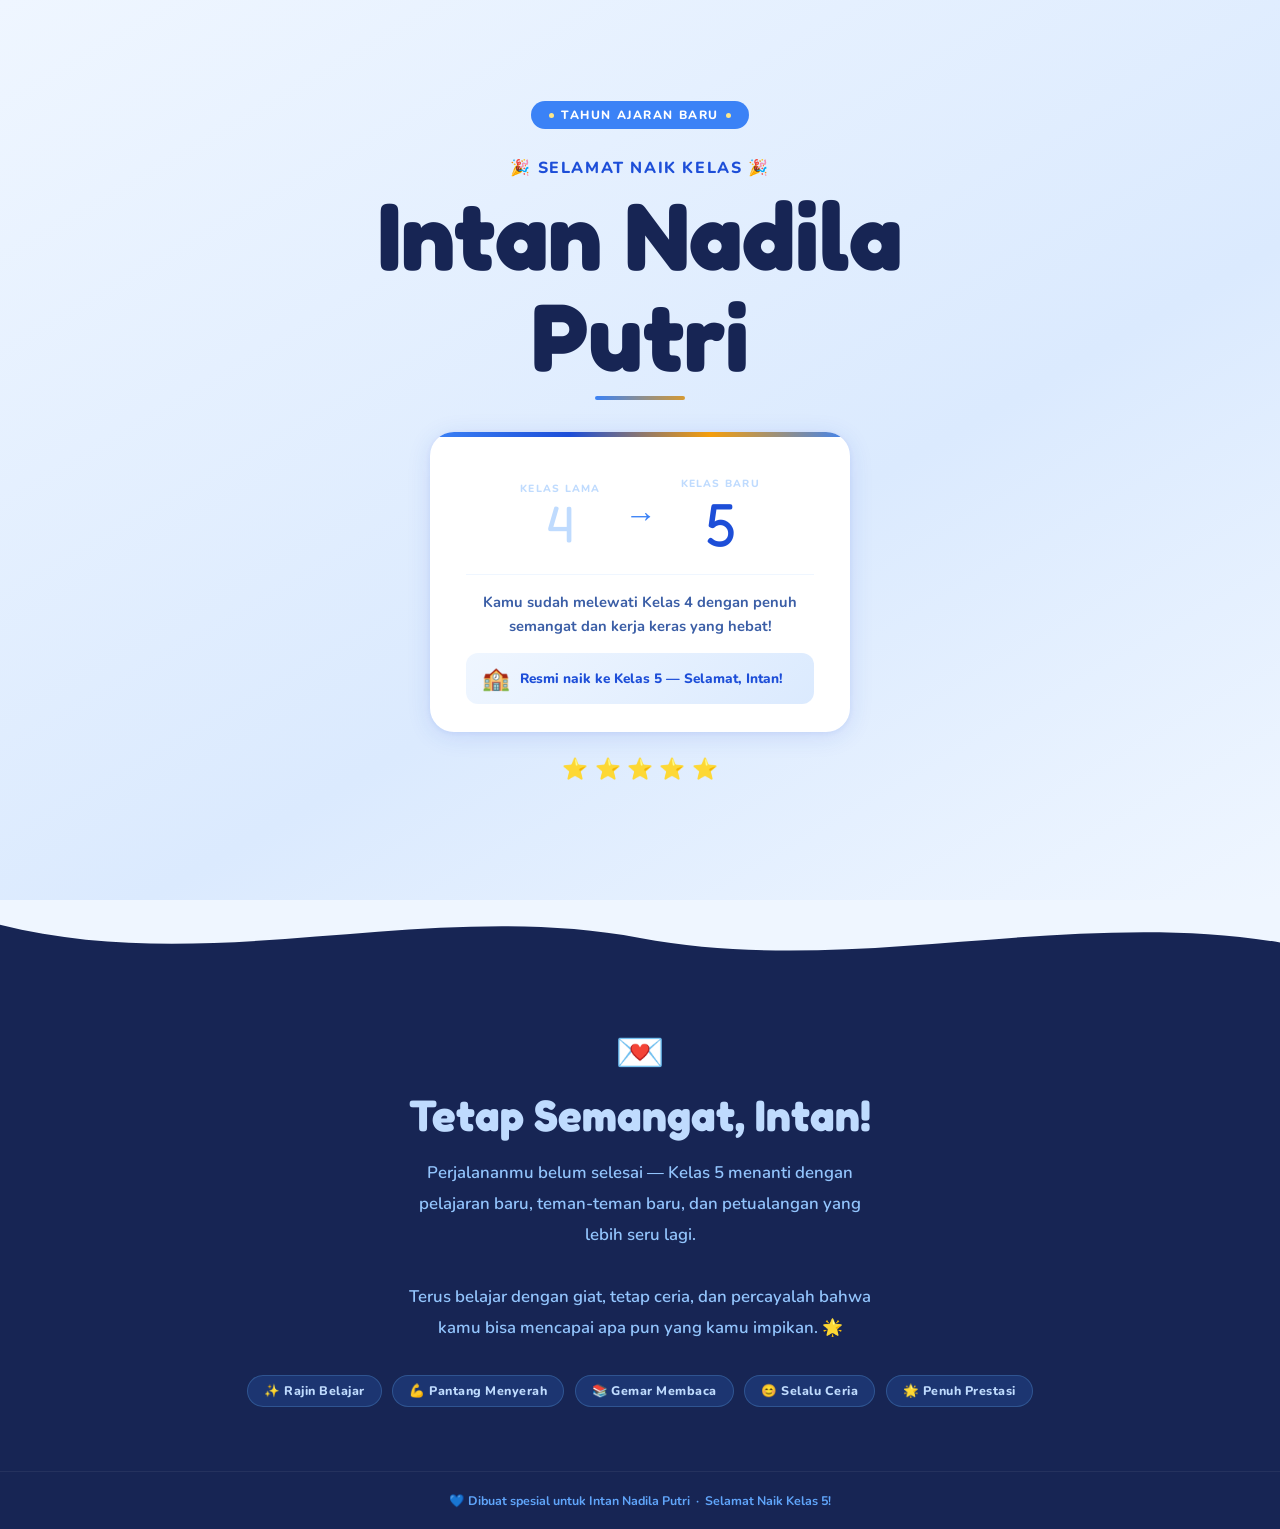
<file: kenaikan-kelas-intan.html>
<!DOCTYPE html>
<html lang="id">
<head>
  <meta charset="UTF-8" />
  <meta name="viewport" content="width=device-width, initial-scale=1.0"/>
  <title>Selamat Naik Kelas 5 — Intan Nadila Putri</title>
  <link href="https://fonts.googleapis.com/css2?family=Fredoka+One&family=Nunito:wght@400;600;700;800;900&display=swap" rel="stylesheet"/>
  <style>
    :root {
      --bg:        #EFF6FF;
      --bg-2:      #DBEAFE;
      --blue-lt:   #BFDBFE;
      --blue:      #3B82F6;
      --blue-deep: #1D4ED8;
      --blue-dark: #172554;
      --gold:      #F59E0B;
      --gold-lt:   #FDE68A;
      --white:     #FFFFFF;
    }

    *, *::before, *::after { margin:0; padding:0; box-sizing:border-box; }

    html { scroll-behavior: smooth; }

    body {
      font-family: 'Nunito', sans-serif;
      background: var(--bg);
      color: var(--blue-dark);
      overflow-x: hidden;
    }

    /* ── SPARKLES LAYER ─────────────────────────── */
    #sparkles {
      position: fixed;
      inset: 0;
      pointer-events: none;
      z-index: 0;
      overflow: hidden;
    }

    .sp {
      position: absolute;
      bottom: -24px;
      font-size: 12px;
      color: var(--blue-lt);
      opacity: 0;
      animation: rise linear infinite;
      user-select: none;
    }

    @keyframes rise {
      0%   { transform: translateY(0) rotate(0deg);   opacity: 0; }
      8%   { opacity: .55; }
      90%  { opacity: .4; }
      100% { transform: translateY(-105vh) rotate(360deg); opacity: 0; }
    }

    /* ── HERO ───────────────────────────────────── */
    .hero {
      position: relative;
      z-index: 1;
      min-height: 100dvh;
      background: linear-gradient(150deg, #EFF6FF 0%, #DBEAFE 60%, #EFF6FF 100%);
      display: flex;
      flex-direction: column;
      align-items: center;
      justify-content: center;
      padding: 3rem 1.25rem 4rem;
      text-align: center;
    }

    /* pill badge */
    .badge {
      display: inline-flex;
      align-items: center;
      gap: .45rem;
      background: var(--blue);
      color: #fff;
      font-size: .75rem;
      font-weight: 800;
      letter-spacing: .13em;
      text-transform: uppercase;
      padding: .38rem 1.1rem;
      border-radius: 100px;
      margin-bottom: 1.75rem;
      animation: fadeDown .6s ease both;
    }

    .badge-dot {
      width: 5px; height: 5px;
      background: var(--gold-lt);
      border-radius: 50%;
      display: inline-block;
    }

    /* label above name */
    .hero-eyebrow {
      font-size: clamp(.8rem, 3vw, 1rem);
      font-weight: 800;
      letter-spacing: .1em;
      text-transform: uppercase;
      color: var(--blue-deep);
      margin-bottom: .35rem;
      animation: fadeDown .7s ease both .05s;
    }

    /* main name */
    .hero-name {
      font-family: 'Fredoka One', cursive;
      font-size: clamp(2.8rem, 11vw, 6rem);
      line-height: 1.05;
      color: var(--blue-dark);
      animation: fadeUp .8s ease both .1s;
    }

    /* shimmer underline — signature element */
    .shimmer-line {
      width: 90px;
      height: 4px;
      border-radius: 2px;
      background: linear-gradient(90deg,
        var(--blue)    0%,
        var(--gold)   40%,
        var(--blue)  100%);
      background-size: 300%;
      margin: .6rem auto 2rem;
      animation: shim 2.5s linear infinite, fadeUp .8s ease both .2s;
    }

    @keyframes shim {
      0%   { background-position: 0% 50%; }
      100% { background-position: 300% 50%; }
    }

    /* ── PROMOTION CARD ─────────────────────────── */
    .card {
      background: var(--white);
      border-radius: 24px;
      padding: 1.75rem 2.25rem;
      max-width: 420px;
      width: 100%;
      box-shadow:
        0 4px 24px rgba(29,78,216,.12),
        0 1px 6px  rgba(29,78,216,.08);
      position: relative;
      overflow: hidden;
      animation: fadeUp .9s ease both .2s;
    }

    /* color stripe top */
    .card::before {
      content: '';
      position: absolute;
      top: 0; left: 0; right: 0;
      height: 5px;
      background: linear-gradient(90deg,
        var(--blue), var(--blue-deep), var(--gold), var(--blue));
    }

    /* class number row */
    .class-row {
      display: flex;
      align-items: center;
      justify-content: center;
      gap: 1.5rem;
      padding: 1rem 0 .75rem;
    }

    .class-slot { display: flex; flex-direction: column; align-items: center; }

    .class-tag {
      font-size: .65rem;
      font-weight: 800;
      letter-spacing: .12em;
      text-transform: uppercase;
      color: var(--blue-lt);
      margin-bottom: .15rem;
    }

    .class-num {
      font-family: 'Fredoka One', cursive;
      line-height: 1;
    }

    .class-num.old { font-size: 3.2rem; color: var(--blue-lt); }
    .class-num.new { font-size: 3.8rem; color: var(--blue-deep); }

    /* animated arrow */
    .arrow {
      font-size: 2rem;
      color: var(--blue);
      animation: nudge 1s ease-in-out infinite;
    }

    @keyframes nudge {
      0%, 100% { transform: translateX(0); }
      50%       { transform: translateX(7px); }
    }

    /* divider */
    .rule { border: none; border-top: 1.5px solid #EFF6FF; margin: .5rem 0 .9rem; }

    .card-body {
      font-size: .92rem;
      font-weight: 700;
      color: #3B5EA6;
      line-height: 1.65;
      margin-bottom: .9rem;
    }

    /* highlight chip inside card */
    .chip {
      display: flex;
      align-items: center;
      gap: .65rem;
      background: linear-gradient(135deg, #EFF6FF, #DBEAFE);
      border-radius: 12px;
      padding: .65rem 1rem;
    }

    .chip-icon { font-size: 1.4rem; }

    .chip-text {
      font-size: .85rem;
      font-weight: 800;
      color: var(--blue-deep);
    }

    /* ── STARS ROW ──────────────────────────────── */
    .stars-row {
      display: flex;
      gap: .4rem;
      margin: 1.4rem 0 0;
      animation: fadeUp .9s ease both .35s;
    }

    .s {
      font-size: 1.3rem;
      animation: twinkle 1.6s ease-in-out infinite;
    }

    .s:nth-child(2) { animation-delay: .25s; }
    .s:nth-child(3) { animation-delay: .5s;  }
    .s:nth-child(4) { animation-delay: .75s; }
    .s:nth-child(5) { animation-delay: 1s;   }

    @keyframes twinkle {
      0%, 100% { transform: scale(1); }
      50%       { transform: scale(1.35) rotate(10deg); }
    }

    /* ── WAVE SVG ───────────────────────────────── */
    .wave-wrap {
      position: relative;
      z-index: 1;
      margin-top: -2px;
      line-height: 0;
    }

    .wave-wrap svg { display: block; width: 100%; }

    /* ── MESSAGE SECTION ────────────────────────── */
    .msg {
      position: relative;
      z-index: 1;
      background: var(--blue-dark);
      padding: 3rem 1.5rem 4rem;
      text-align: center;
    }

    .msg-emoji {
      font-size: 2.5rem;
      display: block;
      margin-bottom: .5rem;
      animation: bounce 2s ease-in-out infinite;
    }

    @keyframes bounce {
      0%, 100% { transform: translateY(0); }
      50%       { transform: translateY(-8px); }
    }

    .msg-title {
      font-family: 'Fredoka One', cursive;
      font-size: clamp(1.6rem, 6vw, 2.75rem);
      color: var(--blue-lt);
      margin-bottom: 1rem;
    }

    .msg-text {
      font-size: clamp(.88rem, 3vw, 1.05rem);
      font-weight: 600;
      color: #93C5FD;
      line-height: 1.85;
      max-width: 480px;
      margin: 0 auto 2rem;
    }

    /* trait pills */
    .pills {
      display: flex;
      flex-wrap: wrap;
      gap: .65rem;
      justify-content: center;
    }

    .pill {
      background: rgba(59,130,246,.18);
      border: 1.5px solid rgba(99,179,237,.25);
      color: #BFDBFE;
      font-size: .78rem;
      font-weight: 800;
      letter-spacing: .04em;
      padding: .38rem 1rem;
      border-radius: 100px;
    }

    /* ── FOOTER ─────────────────────────────────── */
    footer {
      position: relative;
      z-index: 1;
      background: var(--blue-dark);
      padding: 1.25rem 1rem;
      text-align: center;
      border-top: 1px solid rgba(255,255,255,.06);
    }

    footer p {
      font-size: .78rem;
      font-weight: 700;
      color: #60A5FA;
    }

    /* ── KEYFRAME HELPERS ───────────────────────── */
    @keyframes fadeDown {
      from { opacity:0; transform:translateY(-18px); }
      to   { opacity:1; transform:translateY(0); }
    }

    @keyframes fadeUp {
      from { opacity:0; transform:translateY(28px); }
      to   { opacity:1; transform:translateY(0); }
    }

    /* ── RESPONSIVE ─────────────────────────────── */
    @media (max-width: 420px) {
      .card { padding: 1.5rem 1.25rem; border-radius: 20px; }
      .class-num.old { font-size: 2.6rem; }
      .class-num.new { font-size: 3.2rem; }
      .arrow { font-size: 1.6rem; }
    }

    /* Respect reduced-motion */
    @media (prefers-reduced-motion: reduce) {
      *, *::before, *::after {
        animation-duration: .01ms !important;
        transition-duration: .01ms !important;
      }
    }
  </style>
</head>
<body>

  <!-- Floating sparkles (JS-generated) -->
  <div id="sparkles"></div>

  <!-- ══ HERO ════════════════════════════════════ -->
  <section class="hero">

    <span class="badge">
      <span class="badge-dot"></span>
      Tahun Ajaran Baru
      <span class="badge-dot"></span>
    </span>

    <p class="hero-eyebrow">🎉 Selamat Naik Kelas 🎉</p>

    <h1 class="hero-name">Intan Nadila<br/>Putri</h1>

    <div class="shimmer-line"></div>

    <!-- Promotion card -->
    <div class="card">
      <div class="class-row">
        <div class="class-slot">
          <span class="class-tag">Kelas Lama</span>
          <span class="class-num old">4</span>
        </div>

        <span class="arrow">&#8594;</span>

        <div class="class-slot">
          <span class="class-tag">Kelas Baru</span>
          <span class="class-num new">5</span>
        </div>
      </div>

      <hr class="rule"/>

      <p class="card-body">
        Kamu sudah melewati Kelas 4 dengan penuh semangat dan kerja keras yang hebat!
      </p>

      <div class="chip">
        <span class="chip-icon">🏫</span>
        <span class="chip-text">Resmi naik ke Kelas 5 — Selamat, Intan!</span>
      </div>
    </div>

    <!-- Stars row -->
    <div class="stars-row">
      <span class="s">⭐</span>
      <span class="s">⭐</span>
      <span class="s">⭐</span>
      <span class="s">⭐</span>
      <span class="s">⭐</span>
    </div>

  </section>

  <!-- Wave transition -->
  <div class="wave-wrap">
    <svg viewBox="0 0 1440 90" xmlns="http://www.w3.org/2000/svg" preserveAspectRatio="none">
      <path
        d="M0,30 C240,90 480,0 720,45 C960,90 1200,10 1440,50 L1440,90 L0,90 Z"
        fill="#172554"/>
    </svg>
  </div>

  <!-- ══ MESSAGE ══════════════════════════════════ -->
  <section class="msg">
    <span class="msg-emoji">💌</span>
    <h2 class="msg-title">Tetap Semangat, Intan!</h2>
    <p class="msg-text">
      Perjalananmu belum selesai — Kelas 5 menanti dengan pelajaran baru,
      teman-teman baru, dan petualangan yang lebih seru lagi.
      <br/><br/>
      Terus belajar dengan giat, tetap ceria, dan percayalah bahwa
      kamu bisa mencapai apa pun yang kamu impikan. 🌟
    </p>

    <div class="pills">
      <span class="pill">✨ Rajin Belajar</span>
      <span class="pill">💪 Pantang Menyerah</span>
      <span class="pill">📚 Gemar Membaca</span>
      <span class="pill">😊 Selalu Ceria</span>
      <span class="pill">🌟 Penuh Prestasi</span>
    </div>
  </section>

  <!-- ══ FOOTER ═══════════════════════════════════ -->
  <footer>
    <p>💙 Dibuat spesial untuk Intan Nadila Putri &nbsp;·&nbsp; Selamat Naik Kelas 5!</p>
  </footer>

  <script>
    // ── Generate floating sparkles ──────────────
    const container = document.getElementById('sparkles');
    const chars   = ['★', '✦', '✧', '✶', '•', '◆'];
    const palette = ['#93C5FD','#BFDBFE','#60A5FA','#FDE68A','#A5F3FC'];
    const COUNT   = 32;

    for (let i = 0; i < COUNT; i++) {
      const el = document.createElement('span');
      el.className  = 'sp';
      el.textContent = chars[Math.floor(Math.random() * chars.length)];

      const size  = (Math.random() * 14 + 8).toFixed(1);
      const left  = (Math.random() * 100).toFixed(2);
      const dur   = (Math.random() * 9  + 7).toFixed(2);
      const delay = (Math.random() * 12).toFixed(2);
      const color = palette[Math.floor(Math.random() * palette.length)];

      el.style.cssText =
        `left:${left}%;` +
        `font-size:${size}px;` +
        `color:${color};` +
        `animation-duration:${dur}s;` +
        `animation-delay:${delay}s;`;

      container.appendChild(el);
    }

    // ── Intersection observer for card re-animation ──
    const observerCfg = { threshold: 0.15 };
    const io = new IntersectionObserver((entries) => {
      entries.forEach(e => {
        if (e.isIntersecting) e.target.style.opacity = '1';
      });
    }, observerCfg);

    document.querySelectorAll('.card, .stars-row, .badge, .hero-name')
      .forEach(el => io.observe(el));
  </script>
</body>
</html>
</file>
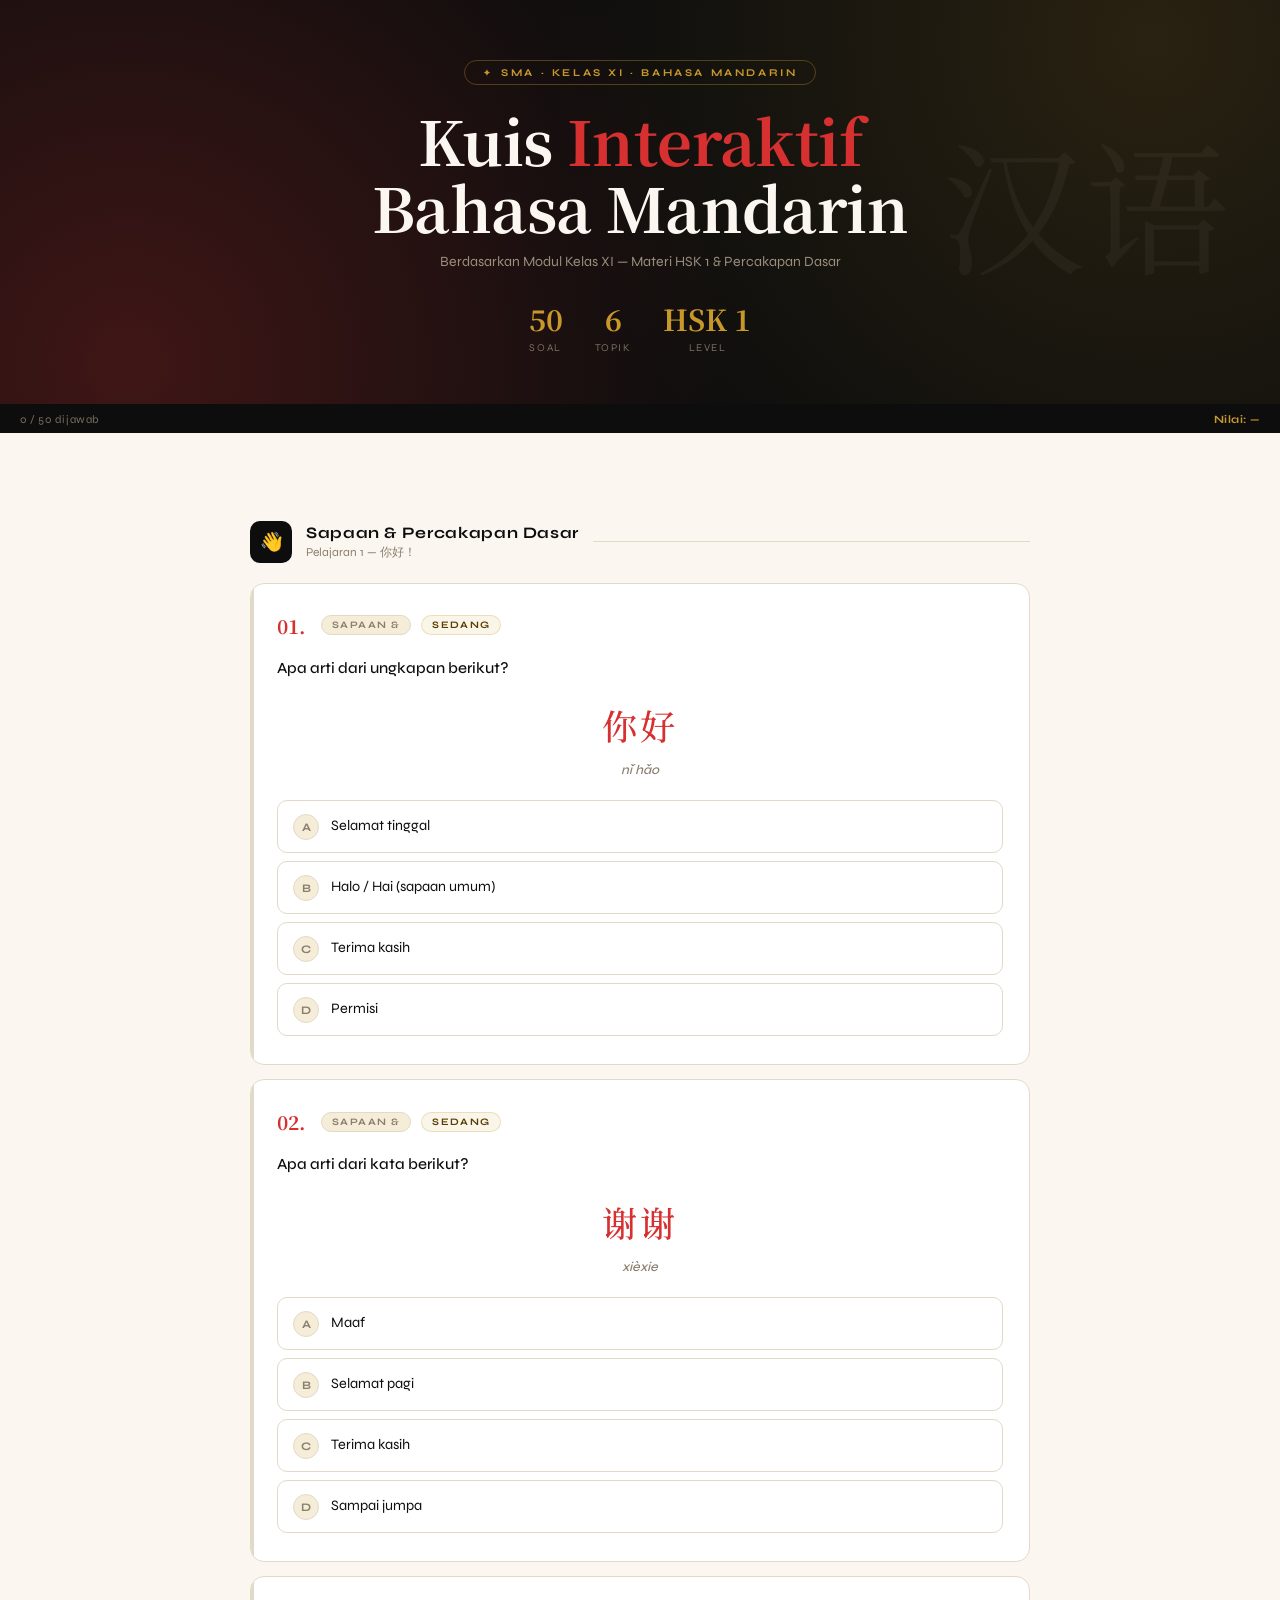
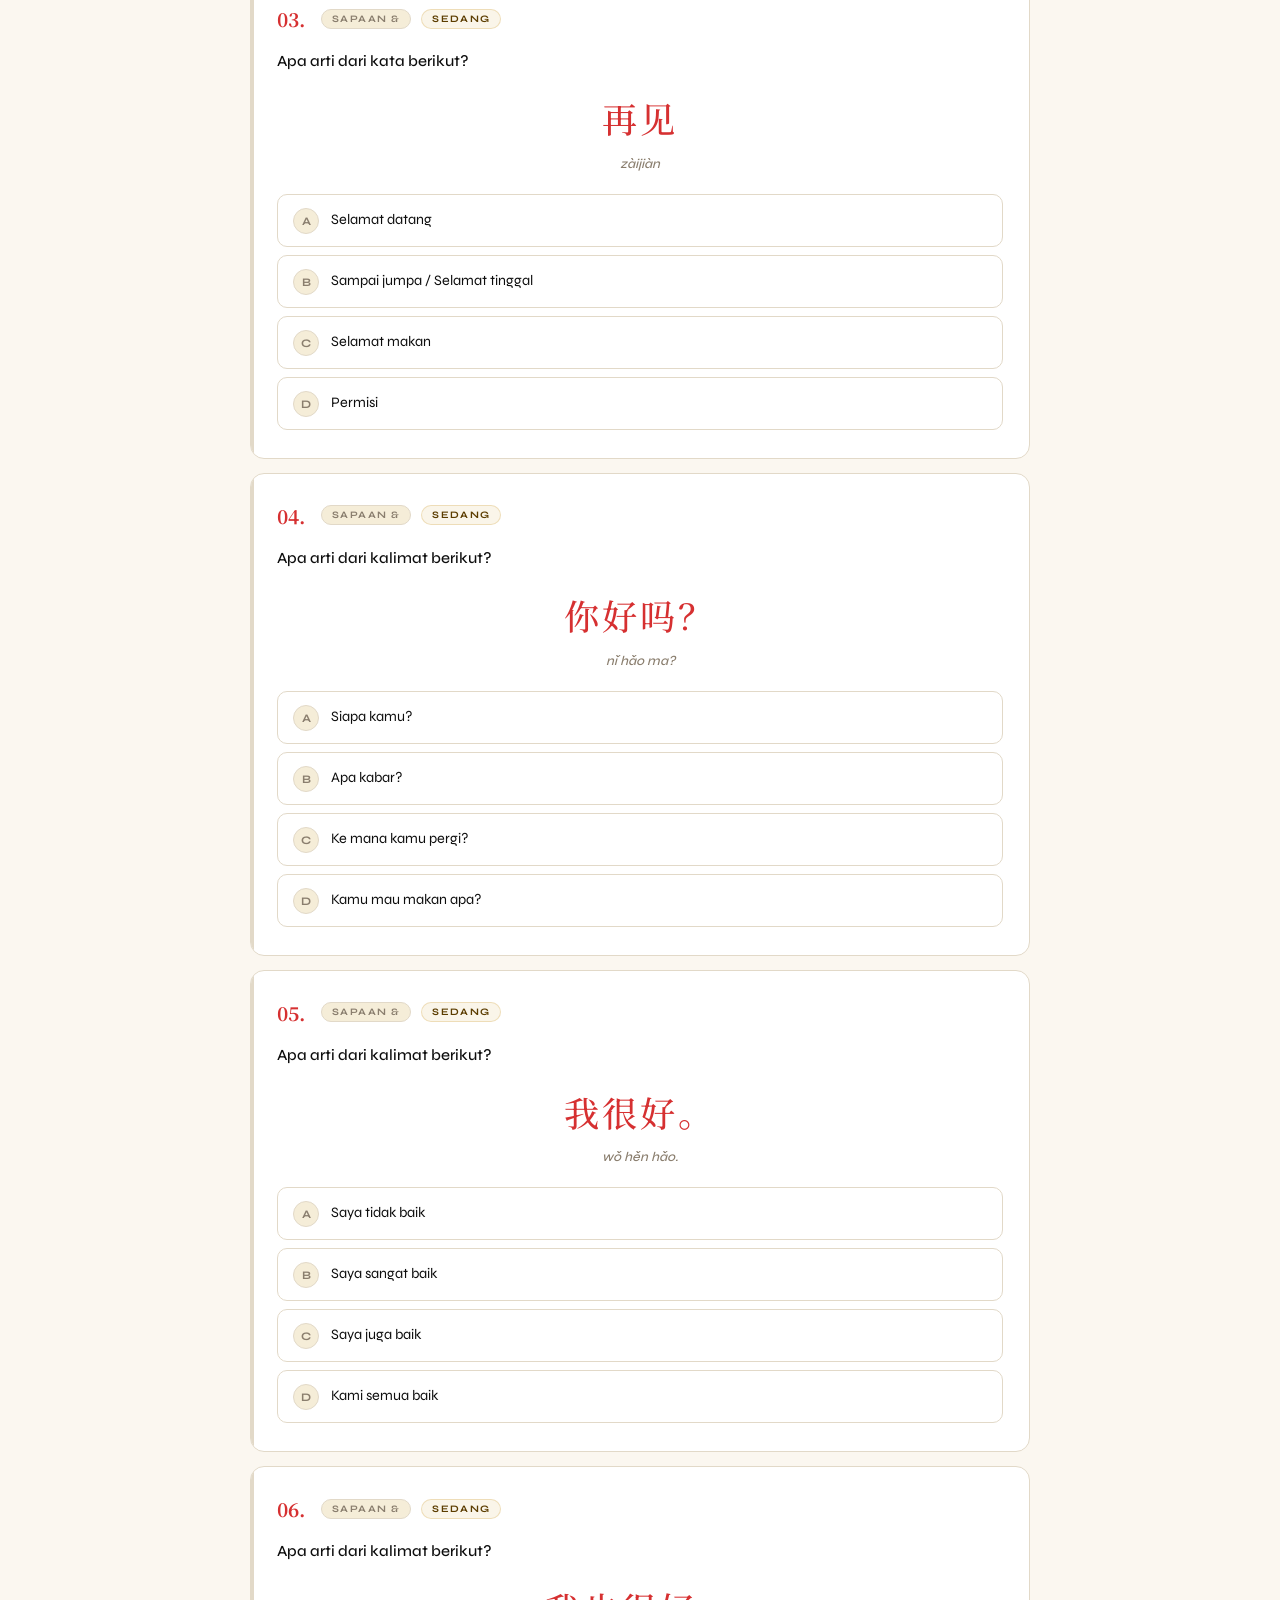
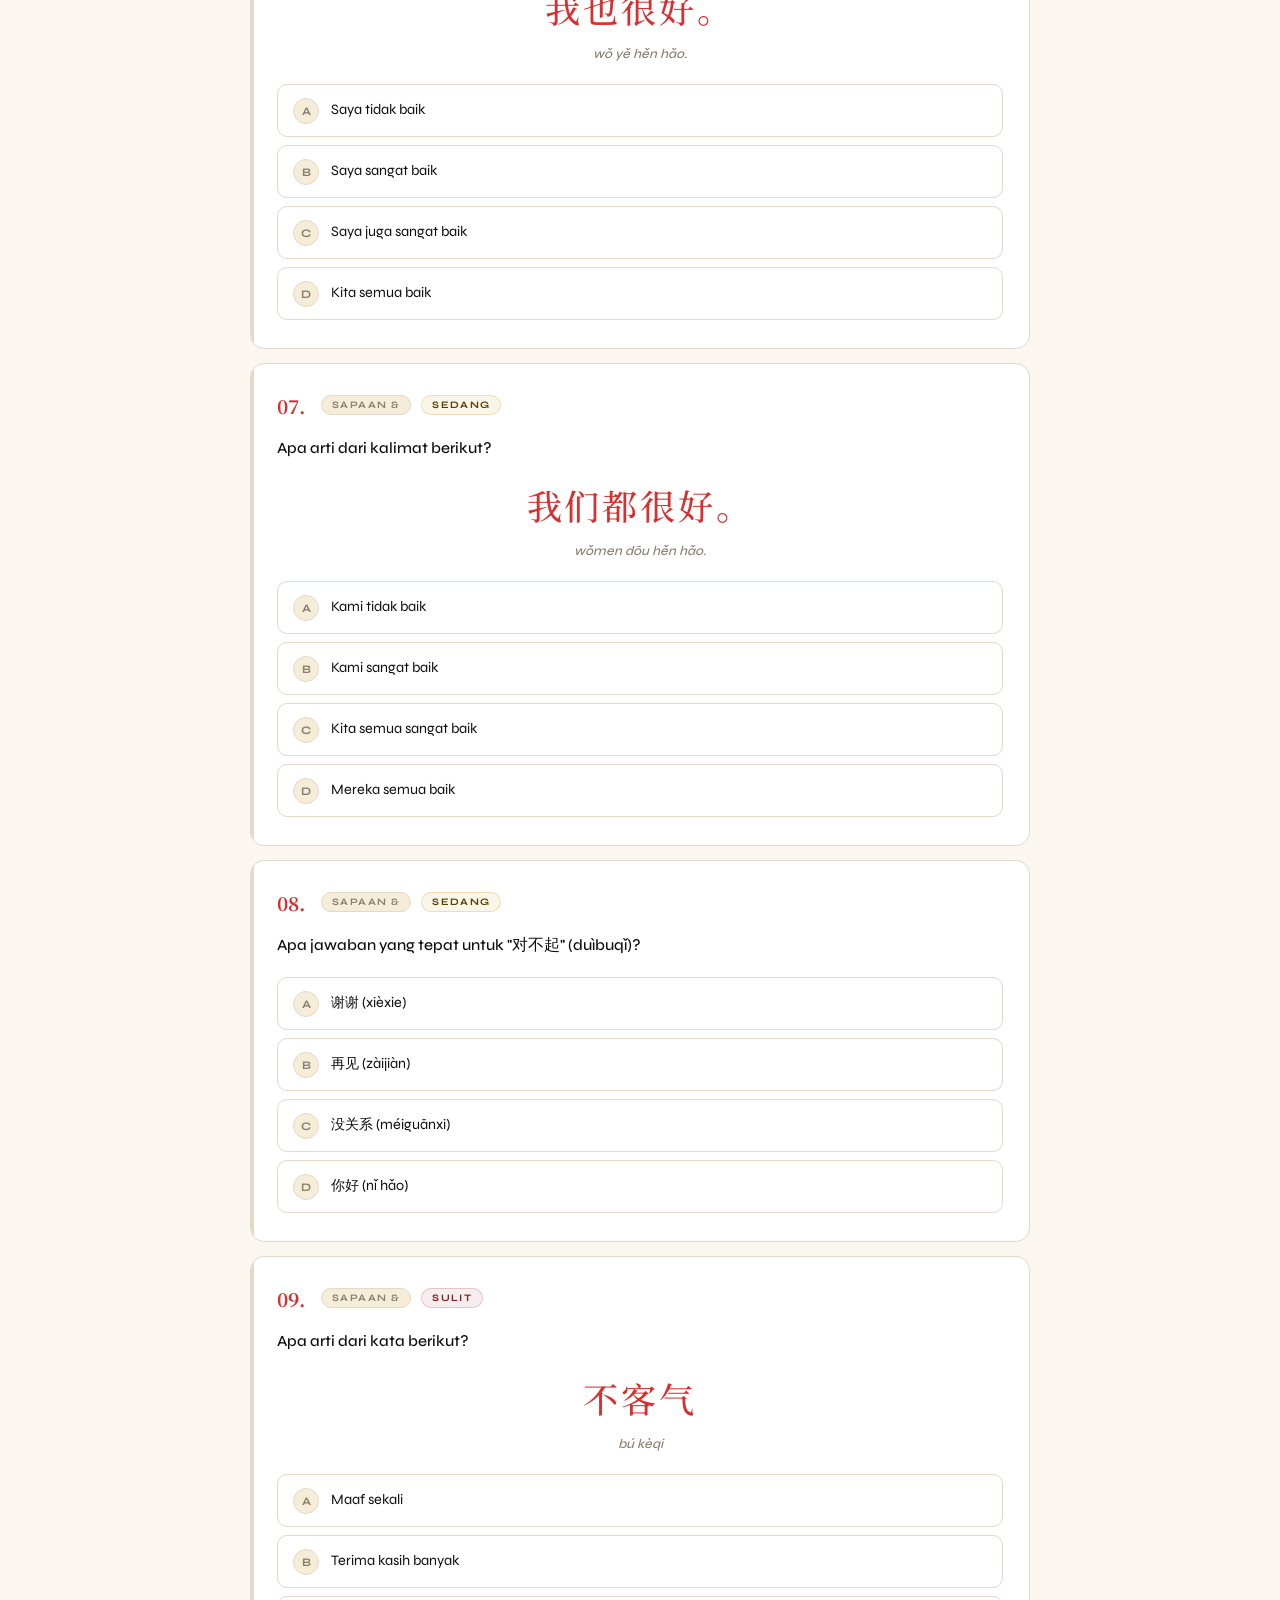
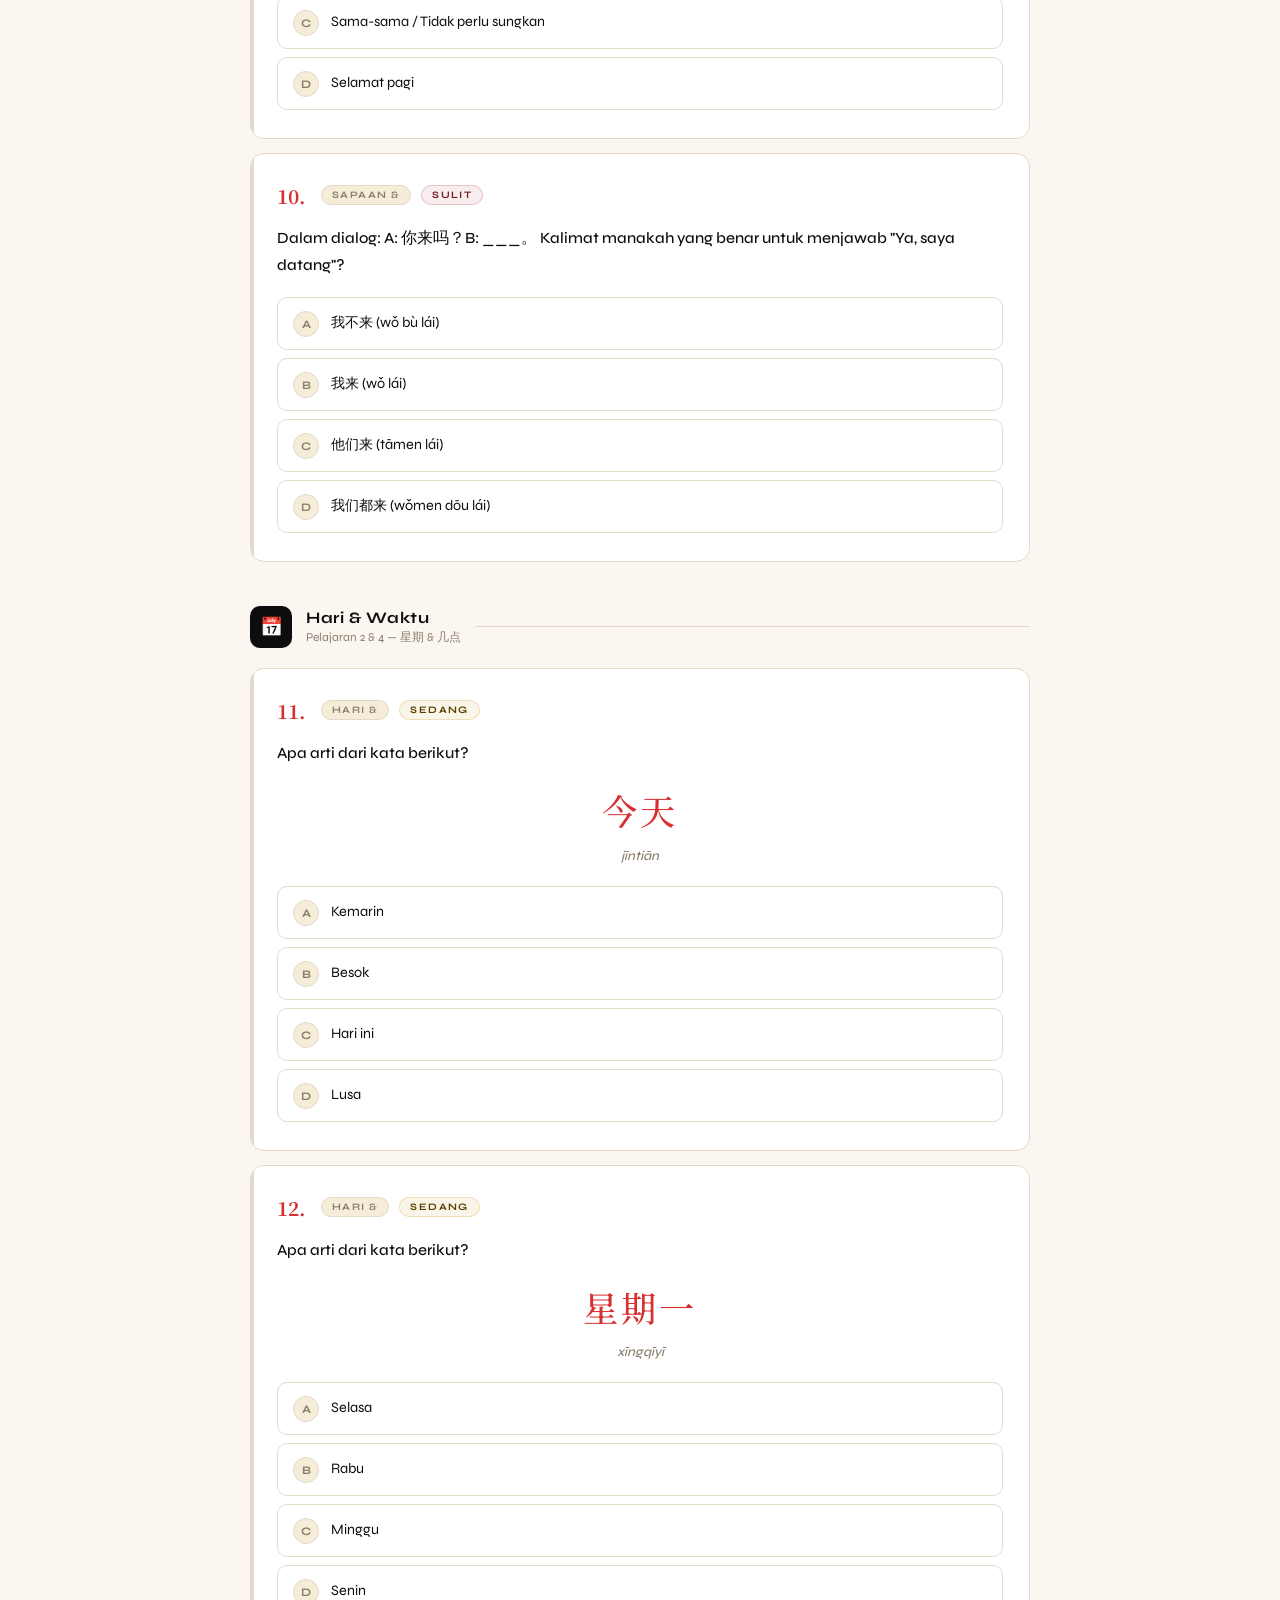
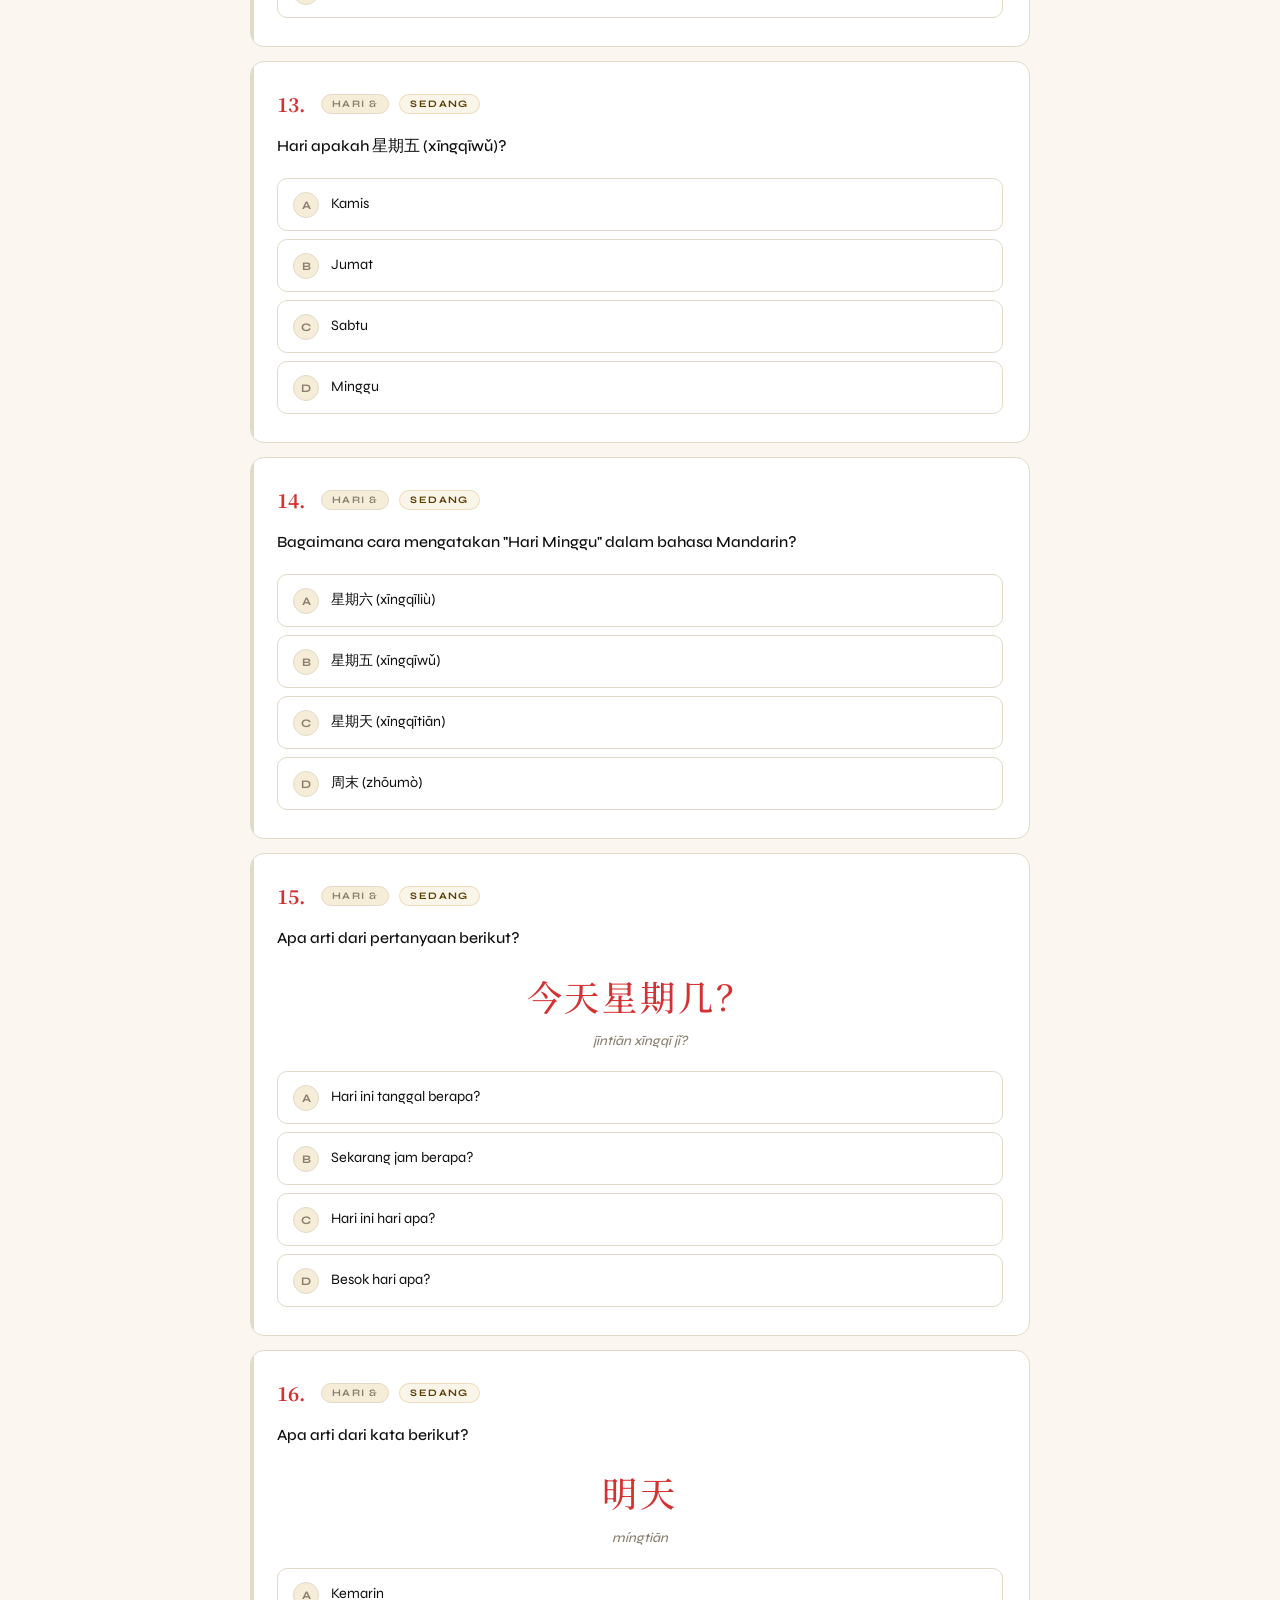
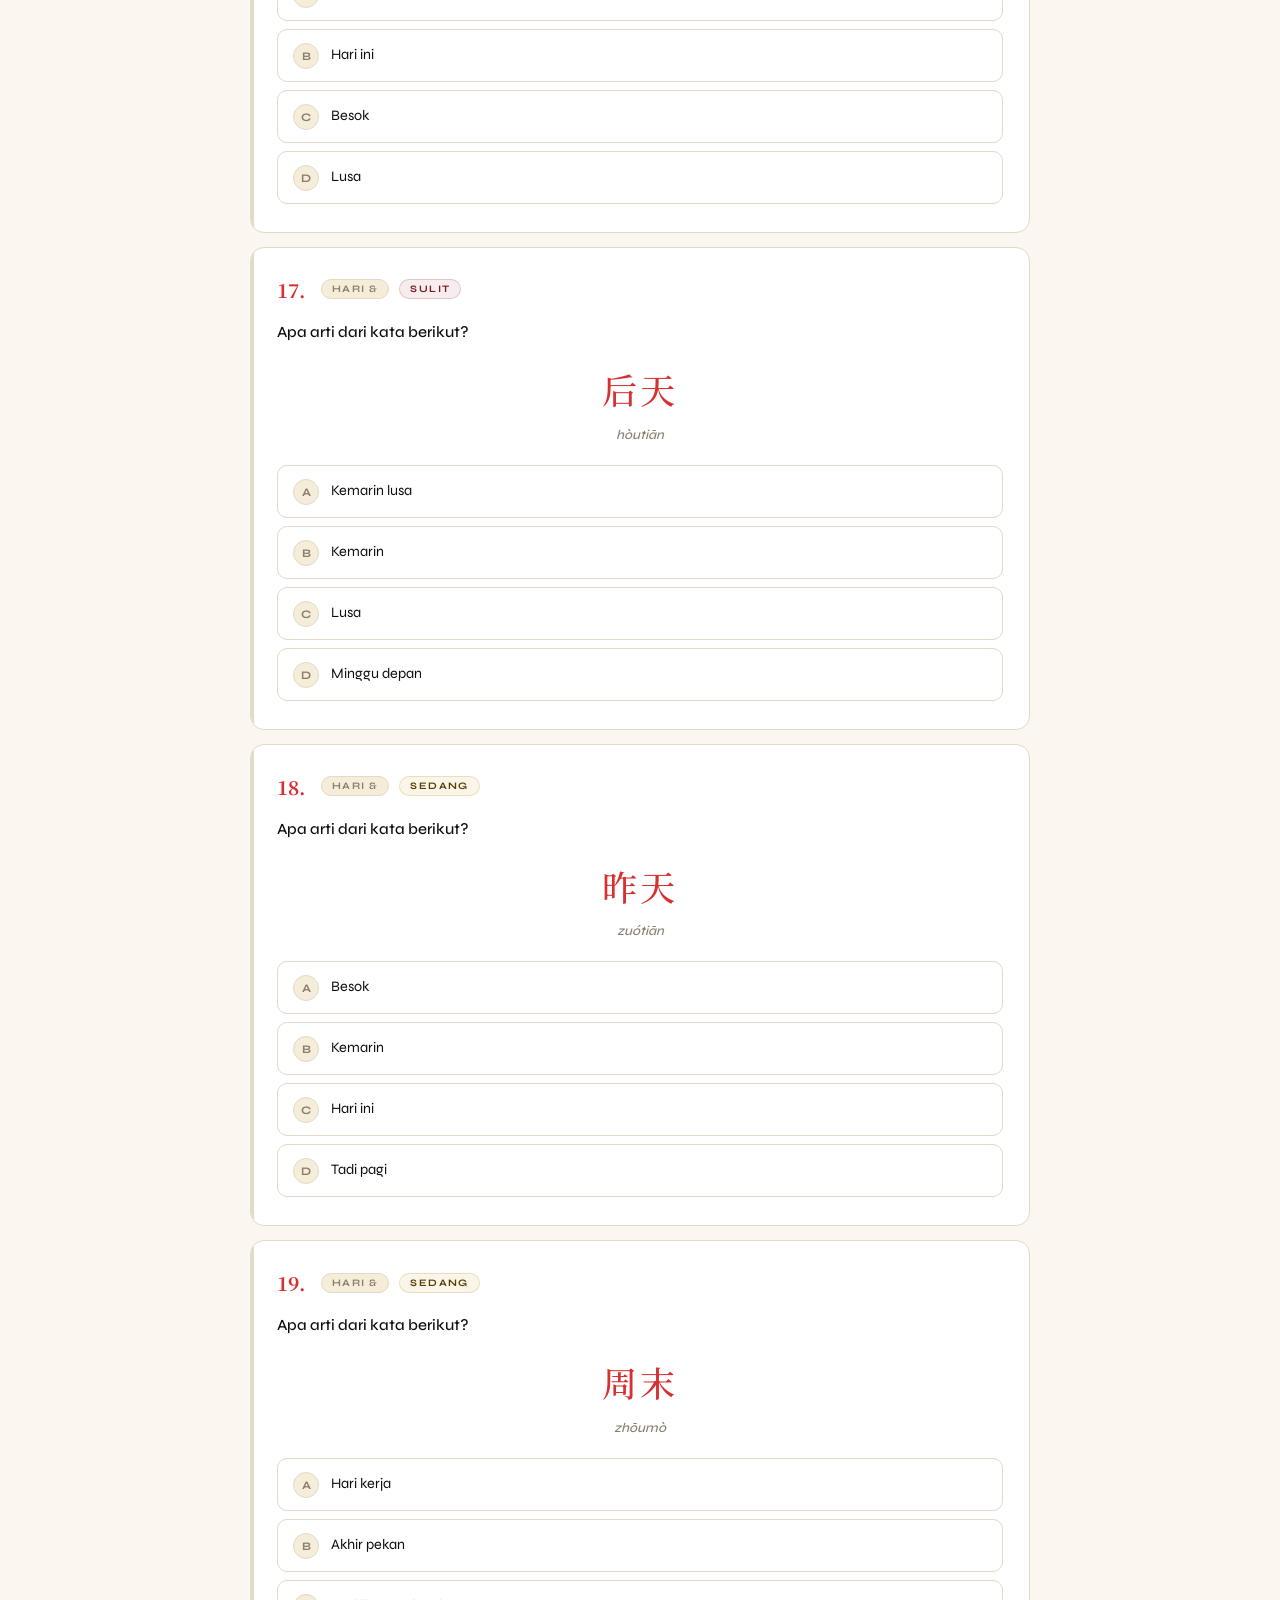
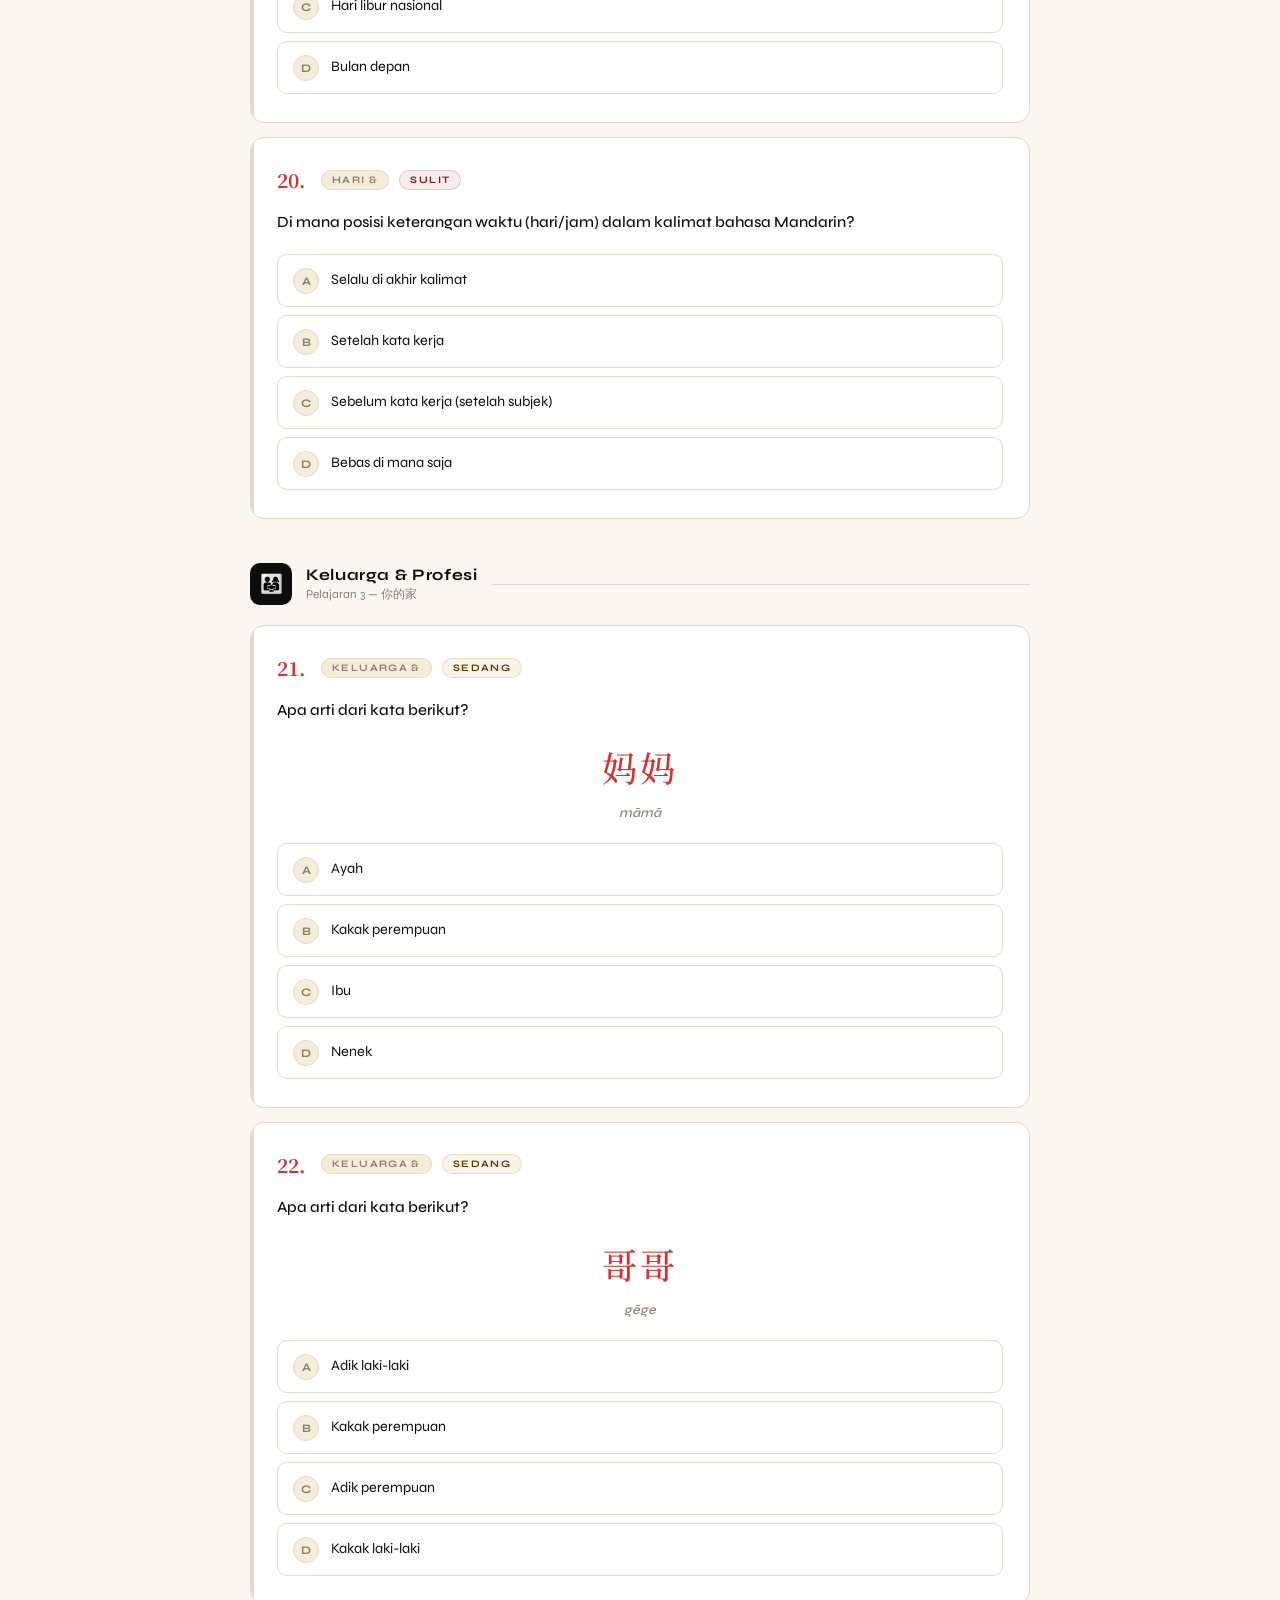
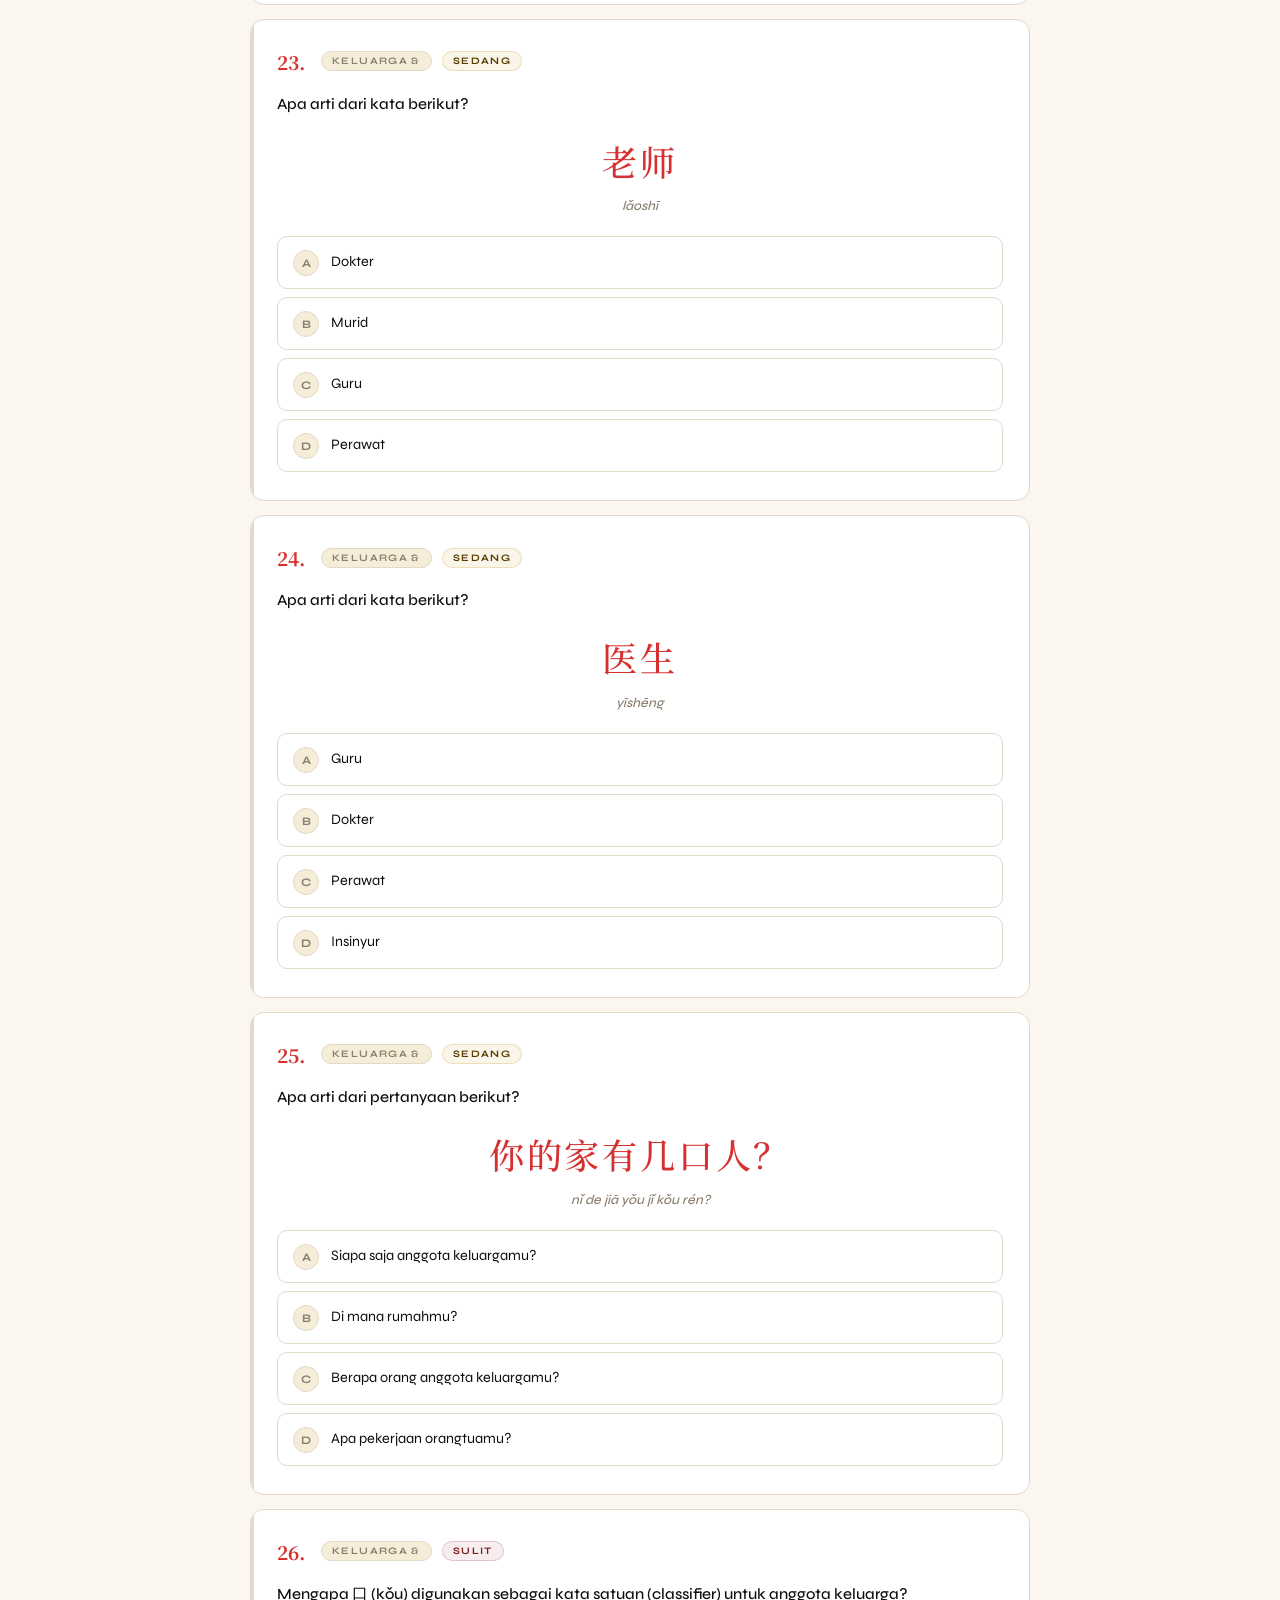
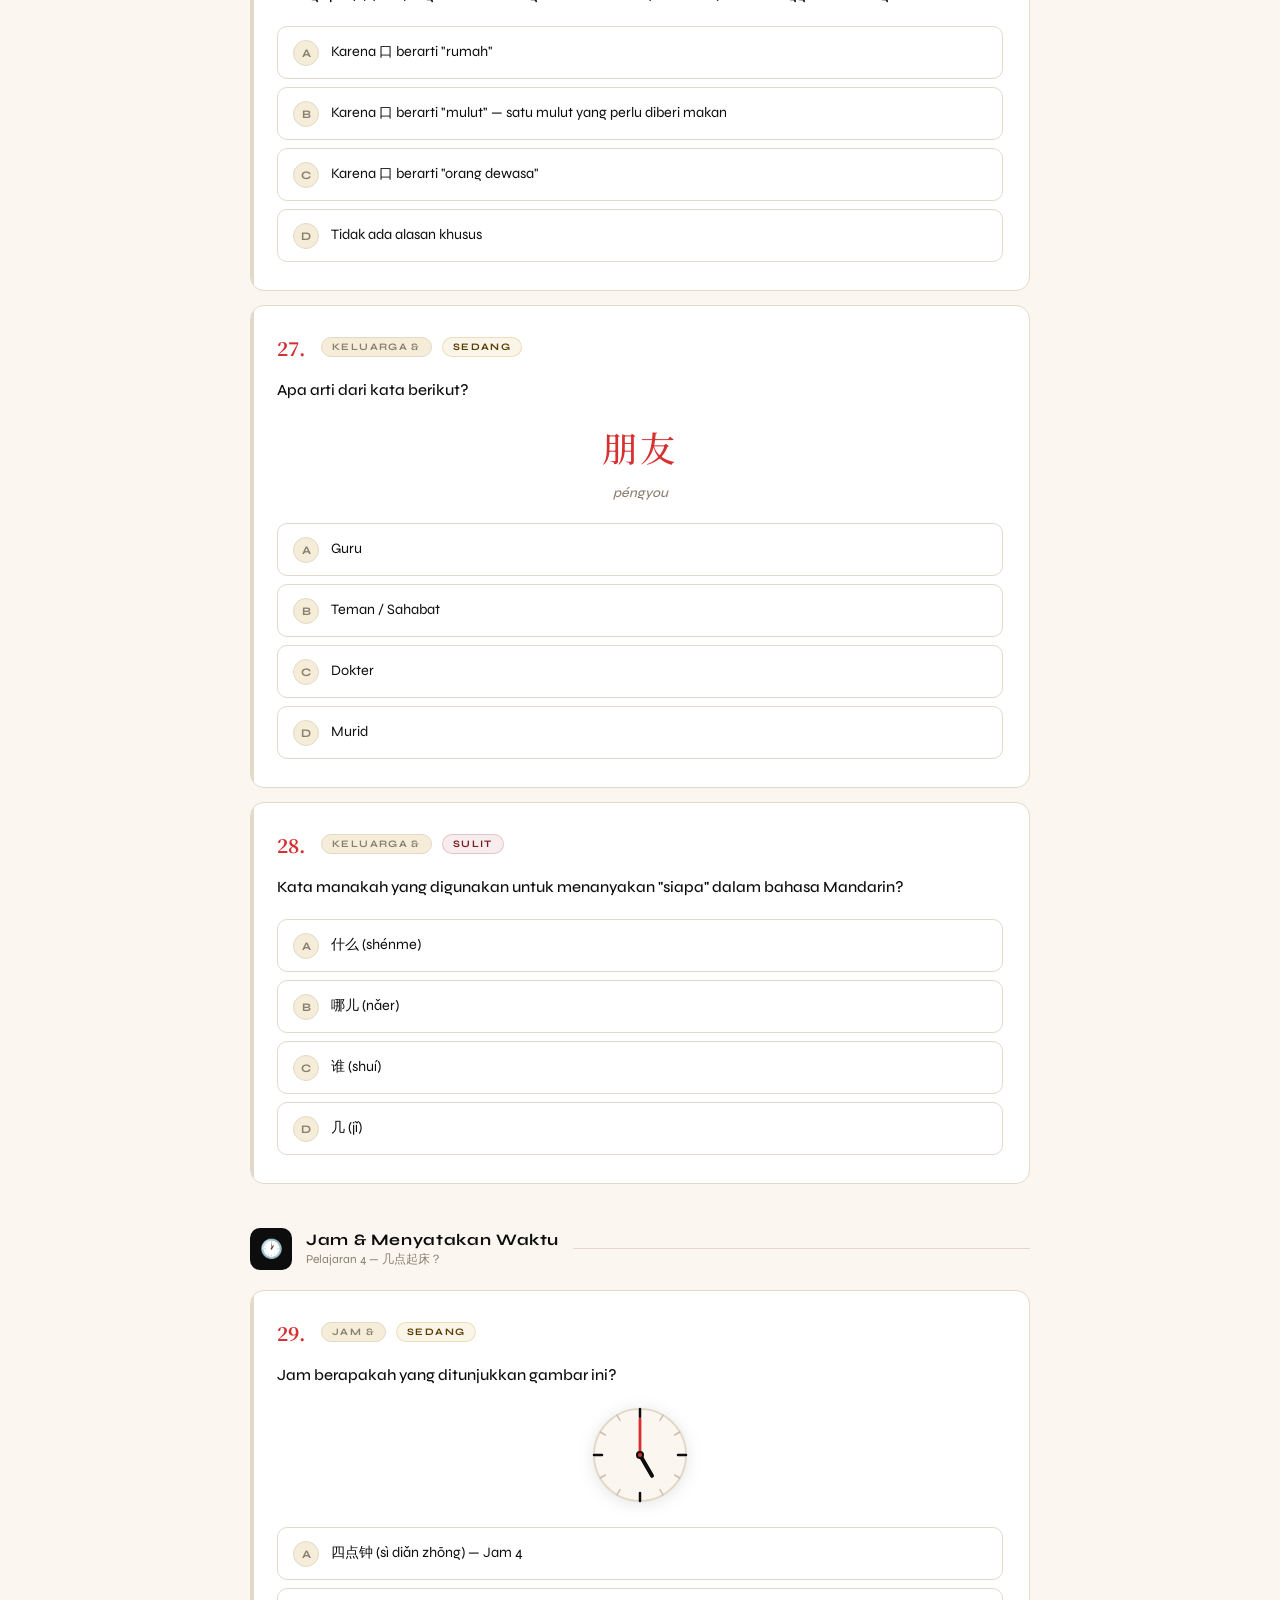
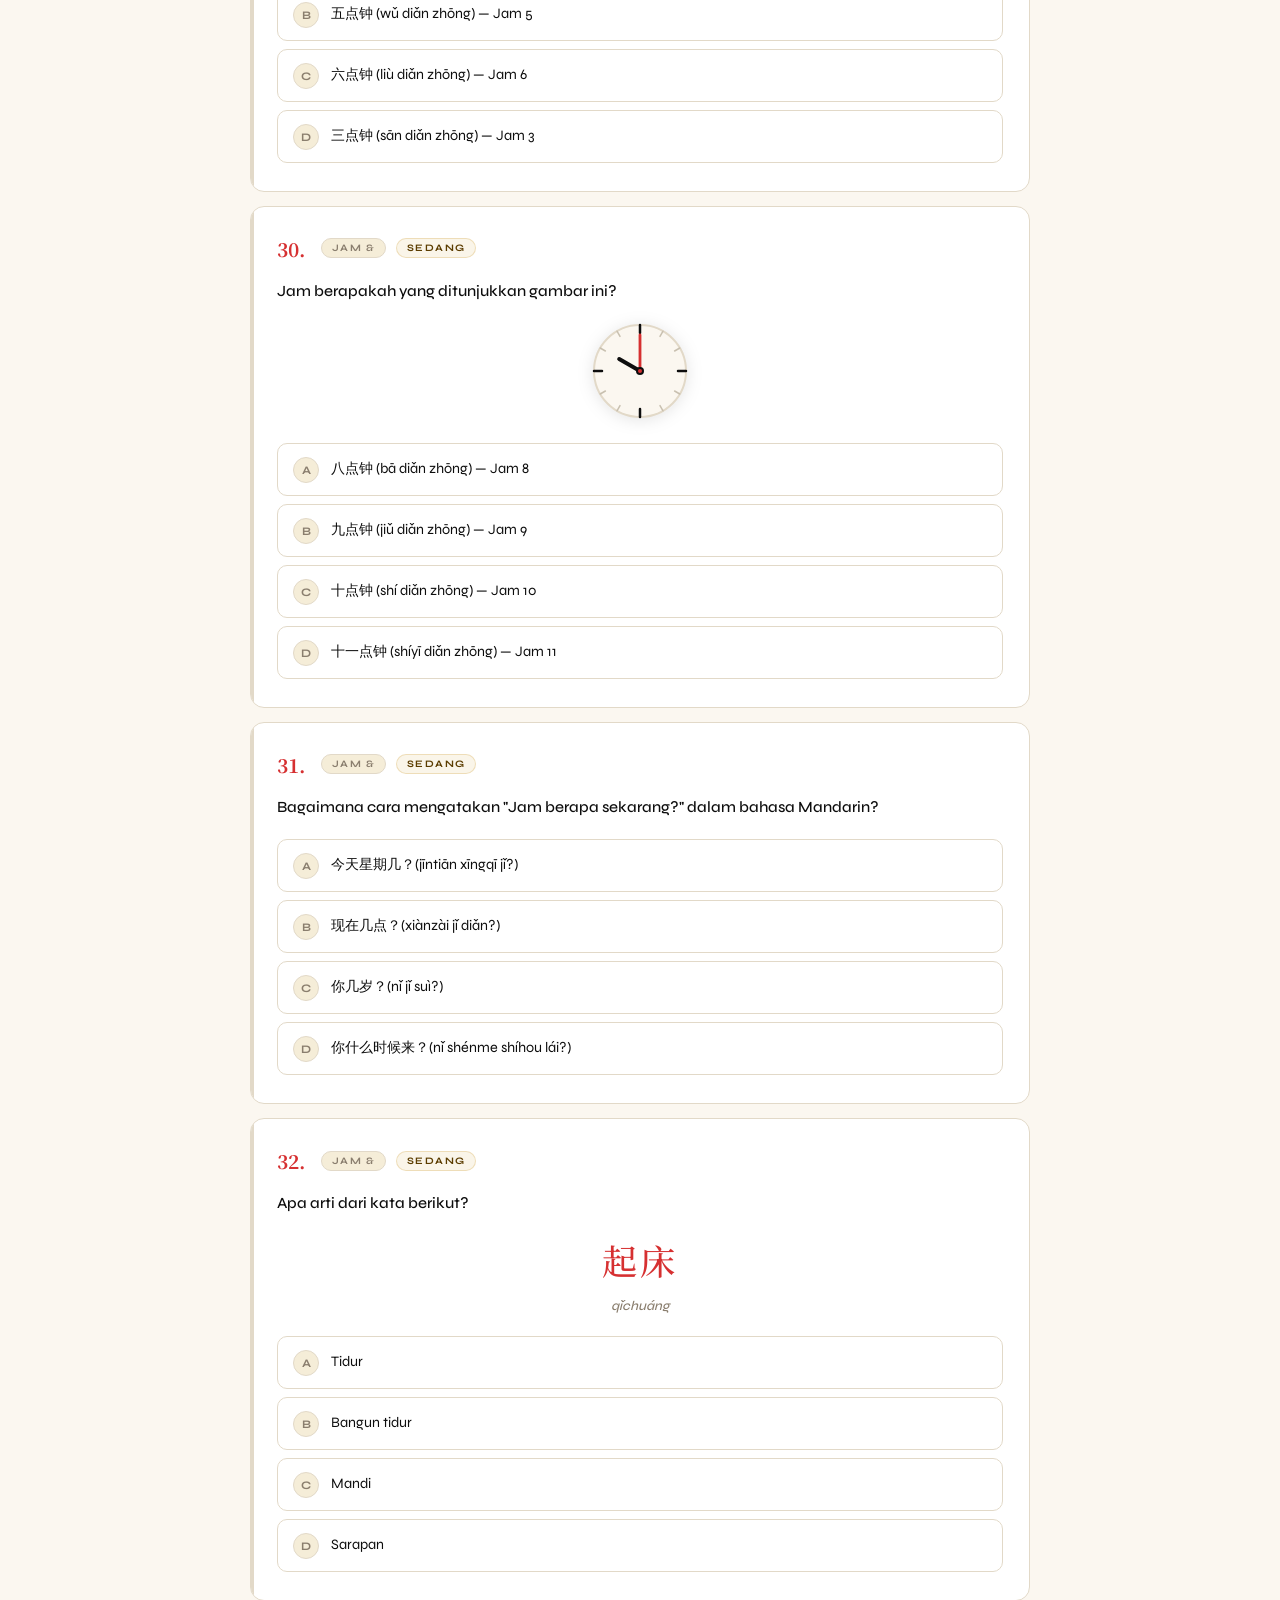
<file: kuis_mandarin_50.html>
<!DOCTYPE html>
<html lang="id">
<head>
<meta charset="UTF-8"/>
<meta name="viewport" content="width=device-width,initial-scale=1.0"/>
<title>Kuis Mandarin XI — 50 Soal Interaktif</title>
<link href="https://fonts.googleapis.com/css2?family=Noto+Serif+SC:wght@400;700&family=Syne:wght@400;600;700;800&family=Noto+Sans+SC:wght@300;400;500&display=swap" rel="stylesheet"/>
<style>
*,*::before,*::after{box-sizing:border-box;margin:0;padding:0}
:root{
  --red:#D63031;--ink:#0D0D0D;--cream:#FBF7F0;--warm:#F5EDD8;
  --gold:#C9982A;--green:#1E6B45;--surface:#FFFFFF;
  --muted:#8A7E6E;--border:#E2D9C8;--radius:14px;
  --correct:#1E6B45;--wrong:#9B2226;
}
html{scroll-behavior:smooth}
body{font-family:'Syne',sans-serif;background:var(--cream);color:var(--ink);min-height:100vh;overflow-x:hidden}

/* ── HEADER ── */
header{
  background:var(--ink);color:var(--cream);
  padding:60px 24px 50px;text-align:center;
  position:relative;overflow:hidden;
}
header::before{
  content:'';position:absolute;inset:0;
  background:
    radial-gradient(circle at 10% 90%,rgba(214,48,49,.25) 0%,transparent 50%),
    radial-gradient(circle at 90% 10%,rgba(201,152,42,.15) 0%,transparent 50%);
}
.h-tag{
  position:relative;display:inline-flex;align-items:center;gap:8px;
  font-size:.65rem;font-weight:700;letter-spacing:.25em;text-transform:uppercase;
  color:var(--gold);border:1px solid rgba(201,152,42,.35);
  padding:5px 18px;border-radius:99px;margin-bottom:22px;
}
.h-tag::before{content:'✦';font-size:.55rem}
header h1{
  position:relative;
  font-family:'Noto Serif SC',serif;
  font-size:clamp(2rem,6vw,3.8rem);line-height:1.1;
  font-weight:700;letter-spacing:-.01em;
}
header h1 em{color:var(--red);font-style:normal}
.h-sub{position:relative;margin-top:12px;color:#9A8E7E;font-size:.88rem;font-weight:400}
.h-deco{
  position:absolute;font-family:'Noto Serif SC',serif;
  font-size:9rem;opacity:.04;user-select:none;line-height:1;
  right:4%;top:50%;transform:translateY(-50%);
}
.h-stats{
  position:relative;display:flex;justify-content:center;gap:32px;
  margin-top:28px;flex-wrap:wrap;
}
.h-stat{text-align:center}
.h-stat .n{font-family:'Noto Serif SC',serif;font-size:1.8rem;font-weight:700;color:var(--gold)}
.h-stat .l{font-size:.65rem;letter-spacing:.15em;text-transform:uppercase;color:#7A6E5E;margin-top:2px}

/* ── PROGRESS ── */
#prog-wrap{position:sticky;top:0;z-index:20;background:var(--ink)}
#prog-bar{height:3px;background:linear-gradient(90deg,var(--red),var(--gold));width:0%;transition:width .4s cubic-bezier(.4,0,.2,1)}
#prog-info{
  display:flex;justify-content:space-between;align-items:center;
  padding:6px 20px 7px;font-size:.7rem;color:#6A5E4E;letter-spacing:.05em;
}
#prog-info #prog-text{color:#7A6E5E}
#prog-info #score-live{color:var(--gold);font-weight:700}

/* ── CONTAINER ── */
.container{max-width:820px;margin:0 auto;padding:44px 20px 0}

/* ── SECTION DIVIDER ── */
.section-head{
  display:flex;align-items:center;gap:14px;margin:44px 0 20px;
}
.section-head .s-icon{
  width:42px;height:42px;border-radius:10px;
  background:var(--ink);color:var(--cream);
  display:flex;align-items:center;justify-content:center;
  font-size:1.15rem;flex-shrink:0;
}
.section-head .s-title{font-size:1rem;font-weight:700;letter-spacing:.04em}
.section-head .s-sub{font-size:.75rem;color:var(--muted);margin-top:2px;font-weight:400}
.section-line{flex:1;height:1px;background:var(--border)}

/* ── QUESTION CARD ── */
.q-card{
  background:var(--surface);border:1.5px solid var(--border);
  border-radius:var(--radius);padding:28px 26px;margin-bottom:14px;
  transition:border-color .2s,box-shadow .2s,transform .15s;
  position:relative;overflow:hidden;
}
.q-card::before{
  content:'';position:absolute;left:0;top:0;bottom:0;
  width:3px;background:var(--border);border-radius:3px 0 0 3px;
  transition:background .2s;
}
.q-card:hover{box-shadow:0 6px 28px rgba(0,0,0,.07);transform:translateY(-1px)}
.q-card.answered::before{background:var(--gold)}
.q-card.unanswered{border-color:#C9982A;box-shadow:0 0 0 3px rgba(201,152,42,.14)}

.q-top{display:flex;align-items:center;gap:10px;margin-bottom:16px;flex-wrap:wrap}
.q-num{
  font-family:'Noto Serif SC',serif;font-size:1.2rem;font-weight:700;
  color:var(--red);min-width:34px;
}
.q-badge{
  font-size:.62rem;font-weight:700;letter-spacing:.14em;text-transform:uppercase;
  padding:3px 10px;border-radius:99px;
}
.badge-topic{color:var(--muted);background:var(--warm);border:1px solid var(--border)}
.badge-hard{color:#7B1D1D;background:rgba(155,34,38,.08);border:1px solid rgba(155,34,38,.2)}
.badge-medium{color:#5C3D00;background:rgba(201,152,42,.1);border:1px solid rgba(201,152,42,.25)}

.q-body{font-size:.97rem;line-height:1.75;font-weight:500;margin-bottom:18px}
.hanzi{
  display:block;text-align:center;font-family:'Noto Serif SC',serif;
  font-size:2.2rem;color:var(--red);margin:12px 0 4px;letter-spacing:.08em;
}
.pinyin{display:block;text-align:center;font-size:.82rem;color:var(--muted);font-style:italic;margin-bottom:10px}
.q-note{font-size:.8rem;color:var(--muted);font-style:italic;margin-bottom:14px;margin-top:-8px}

/* ── CLOCK ── */
.clock-wrap{display:flex;justify-content:center;margin:12px 0}
.clock-svg{width:108px;height:108px;filter:drop-shadow(0 2px 8px rgba(0,0,0,.1))}

/* ── HSK MATCH BOX ── */
.hsk-pair{
  display:grid;grid-template-columns:1fr 1fr;gap:10px;margin-bottom:16px;
}
.hsk-sentence{
  background:var(--warm);border:1px solid var(--border);border-radius:9px;
  padding:10px 14px;font-size:.85rem;line-height:1.6;
}
.hsk-sentence .zh{font-family:'Noto Serif SC',serif;font-size:1.1rem;color:var(--ink);display:block}
.hsk-sentence .py{font-size:.75rem;color:var(--muted);font-style:italic}

/* ── OPTIONS ── */
.options{display:flex;flex-direction:column;gap:8px}
.opt{
  display:flex;align-items:flex-start;gap:12px;
  padding:12px 15px;border:1.5px solid var(--border);border-radius:10px;
  cursor:pointer;transition:all .15s;user-select:none;
}
.opt:hover{border-color:var(--red);background:#FEF6F6}
.opt input{display:none}
.opt-dot{
  flex-shrink:0;width:26px;height:26px;border-radius:50%;
  background:var(--warm);border:1.5px solid var(--border);
  display:flex;align-items:center;justify-content:center;
  font-size:.72rem;font-weight:700;color:var(--muted);
  transition:all .15s;margin-top:1px;
}
.opt:has(input:checked){border-color:var(--red);background:#FEF8F8}
.opt:has(input:checked) .opt-dot{background:var(--red);border-color:var(--red);color:#fff}
.opt-text{font-size:.9rem;line-height:1.55;padding-top:2px}

.opt.correct{border-color:var(--correct);background:#EDF6F0}
.opt.correct .opt-dot{background:var(--correct);border-color:var(--correct);color:#fff}
.opt.wrong{border-color:var(--wrong);background:#FDF0F0}
.opt.wrong .opt-dot{background:var(--wrong);border-color:var(--wrong);color:#fff}

/* ── BOTTOM ── */
#btn-area{text-align:center;margin:48px 0 0;padding-bottom:80px}
#submit-btn{
  font-family:'Syne',sans-serif;font-size:1rem;font-weight:700;
  background:var(--ink);color:var(--cream);border:none;
  padding:17px 64px;border-radius:10px;cursor:pointer;letter-spacing:.08em;
  transition:all .2s;text-transform:uppercase;
}
#submit-btn:hover{background:#1A1A1A;transform:translateY(-2px);box-shadow:0 8px 24px rgba(0,0,0,.18)}
#submit-btn:disabled{opacity:.35;cursor:not-allowed;transform:none;box-shadow:none}
#warn{
  display:none;margin-top:14px;font-size:.84rem;color:#7B4A00;
  background:#FFF8E6;border:1px solid #DDB84A;border-radius:8px;
  padding:10px 18px;
}

/* ── HASIL ── */
#hasil{
  display:none;margin-top:48px;margin-bottom:60px;
  background:var(--ink);color:var(--cream);
  border-radius:18px;padding:52px 36px;text-align:center;
  animation:fadeUp .55s cubic-bezier(.4,0,.2,1) both;
}
@keyframes fadeUp{from{opacity:0;transform:translateY(28px)}to{opacity:1;transform:translateY(0)}}
.hasil-tag{font-size:.65rem;letter-spacing:.22em;text-transform:uppercase;color:#6A5E4E;margin-bottom:12px}
.hasil-score{font-family:'Noto Serif SC',serif;font-size:clamp(4rem,12vw,6.5rem);font-weight:700;line-height:1;color:var(--red)}
.hasil-of{font-size:.9rem;color:#6A5E4E;margin-top:8px}
.hasil-pred{
  display:inline-block;margin-top:18px;font-size:.95rem;font-weight:700;
  padding:8px 24px;border-radius:99px;border:1.5px solid rgba(255,255,255,.15);
  letter-spacing:.04em;
}
.hasil-div{width:48px;height:1px;background:rgba(255,255,255,.1);margin:28px auto}
.hasil-stats{display:flex;justify-content:center;gap:44px;flex-wrap:wrap;margin-bottom:36px}
.h-stt .v{font-size:2rem;font-weight:700}
.h-stt .v.g{color:#6EC49A}
.h-stt .v.r{color:#E07878}
.h-stt .lbl{font-size:.7rem;color:#6A5E4E;margin-top:3px;letter-spacing:.1em;text-transform:uppercase}
.kunci-title{font-family:'Noto Serif SC',serif;font-size:1.15rem;margin-bottom:18px;letter-spacing:.02em}
.kunci-grid{display:grid;grid-template-columns:repeat(auto-fill,minmax(280px,1fr));gap:10px;text-align:left}
.ki{
  background:rgba(255,255,255,.04);border:1px solid rgba(255,255,255,.08);
  border-radius:10px;padding:13px 16px;font-size:.82rem;line-height:1.6;
}
.ki.ok{border-color:rgba(110,196,154,.2)}
.ki-no{color:var(--gold);font-weight:700;font-size:.75rem;margin-bottom:5px}
.ki-ans{color:#6EC49A;font-weight:600}
.ki-your{color:#E07878;font-size:.78rem;margin-top:3px}
.ki-exp{color:#7A6E5E;font-size:.76rem;margin-top:5px;font-style:italic;line-height:1.55}
#retry-btn{
  margin-top:32px;font-family:'Syne',sans-serif;font-size:.9rem;font-weight:700;
  background:transparent;color:var(--cream);
  border:1.5px solid rgba(255,255,255,.2);
  padding:13px 40px;border-radius:10px;cursor:pointer;
  transition:all .2s;letter-spacing:.06em;text-transform:uppercase;
}
#retry-btn:hover{border-color:rgba(255,255,255,.6);background:rgba(255,255,255,.06)}

@media(max-width:520px){
  .q-card{padding:20px 16px}
  #hasil{padding:36px 18px}
  .hsk-pair{grid-template-columns:1fr}
}
</style>
</head>
<body>

<header>
  <div class="h-deco">汉语</div>
  <div class="h-tag">SMA · Kelas XI · Bahasa Mandarin</div>
  <h1>Kuis <em>Interaktif</em><br>Bahasa Mandarin</h1>
  <p class="h-sub">Berdasarkan Modul Kelas XI — Materi HSK 1 &amp; Percakapan Dasar</p>
  <div class="h-stats">
    <div class="h-stat"><div class="n">50</div><div class="l">Soal</div></div>
    <div class="h-stat"><div class="n">6</div><div class="l">Topik</div></div>
    <div class="h-stat"><div class="n">HSK 1</div><div class="l">Level</div></div>
  </div>
</header>

<div id="prog-wrap">
  <div id="prog-bar"></div>
  <div id="prog-info">
    <span id="prog-text">0 / 50 dijawab</span>
    <span id="score-live">Nilai: —</span>
  </div>
</div>

<div class="container">
  <div id="quiz-form"></div>
  <div id="btn-area">
    <button id="submit-btn">Kirim Semua Jawaban</button>
    <div id="warn">⚠ Masih ada soal yang belum dijawab. Lengkapi semua soal terlebih dahulu.</div>
  </div>
  <div id="hasil"></div>
</div>

<script>
// ─── CLOCK HELPER ───
function clockSVG(h,m){
  const cx=54,cy=54,r=46;
  const rad=d=>d*Math.PI/180;
  const ha=((h%12)+m/60)*30-90, ma=m*6-90;
  const hx=cx+24*Math.cos(rad(ha)),hy=cy+24*Math.sin(rad(ha));
  const mx=cx+36*Math.cos(rad(ma)),my=cy+36*Math.sin(rad(ma));
  let ticks='';
  for(let i=0;i<12;i++){
    const a=rad(i*30-90);
    const big=(i%3===0);
    const r1=big?38:40,r2=46;
    ticks+=`<line x1="${(cx+r1*Math.cos(a)).toFixed(1)}" y1="${(cy+r1*Math.sin(a)).toFixed(1)}" x2="${(cx+r2*Math.cos(a)).toFixed(1)}" y2="${(cy+r2*Math.sin(a)).toFixed(1)}" stroke="${big?'#0D0D0D':'#C8C0B0'}" stroke-width="${big?2.5:1.5}" stroke-linecap="round"/>`;
  }
  return `<svg class="clock-svg" viewBox="0 0 108 108" xmlns="http://www.w3.org/2000/svg">
    <circle cx="${cx}" cy="${cy}" r="${r}" fill="#FBF7F0" stroke="#E2D9C8" stroke-width="2"/>
    ${ticks}
    <line x1="${cx}" y1="${cy}" x2="${hx.toFixed(1)}" y2="${hy.toFixed(1)}" stroke="#0D0D0D" stroke-width="4" stroke-linecap="round"/>
    <line x1="${cx}" y1="${cy}" x2="${mx.toFixed(1)}" y2="${my.toFixed(1)}" stroke="#D63031" stroke-width="2.8" stroke-linecap="round"/>
    <circle cx="${cx}" cy="${cy}" r="4" fill="#0D0D0D"/>
    <circle cx="${cx}" cy="${cy}" r="2" fill="#D63031"/>
  </svg>`;
}

// ─── SECTIONS ───
const sections=[
  {icon:'👋',title:'Sapaan & Percakapan Dasar',sub:'Pelajaran 1 — 你好！'},
  {icon:'📅',title:'Hari & Waktu',sub:'Pelajaran 2 & 4 — 星期 & 几点'},
  {icon:'👨‍👩‍👧',title:'Keluarga & Profesi',sub:'Pelajaran 3 — 你的家'},
  {icon:'🕐',title:'Jam & Menyatakan Waktu',sub:'Pelajaran 4 — 几点起床？'},
  {icon:'📝',title:'Kosakata HSK 1',sub:'Kosakata Wajib HSK Level 1'},
  {icon:'📋',title:'Format Soal HSK (阅读)',sub:'Latihan Soal HSK Sesungguhnya'},
];

// ─── QUESTIONS ───
const questions=[
/* ── BAGIAN 1: SAPAAN (1-10) ── */
{sec:0,diff:'medium',
 q:'Apa arti dari ungkapan berikut?<span class="hanzi">你好</span><span class="pinyin">nǐ hǎo</span>',
 opts:['Selamat tinggal','Halo / Hai (sapaan umum)','Terima kasih','Permisi'],ans:1,
 explain:'你好 (nǐ hǎo) = sapaan umum seperti Halo/Hai. 你 (nǐ) = kamu, 好 (hǎo) = baik. Bentuk formal: 您好 (nín hǎo).'},
{sec:0,diff:'medium',
 q:'Apa arti dari kata berikut?<span class="hanzi">谢谢</span><span class="pinyin">xièxie</span>',
 opts:['Maaf','Selamat pagi','Terima kasih','Sampai jumpa'],ans:2,
 explain:'谢谢 (xièxie) = terima kasih. Jawaban lazim: 不客气 (bú kèqi) = sama-sama.'},
{sec:0,diff:'medium',
 q:'Apa arti dari kata berikut?<span class="hanzi">再见</span><span class="pinyin">zàijiàn</span>',
 opts:['Selamat datang','Sampai jumpa / Selamat tinggal','Selamat makan','Permisi'],ans:1,
 explain:'再见 (zàijiàn) = sampai jumpa. 再 (zài) = lagi, 见 (jiàn) = bertemu. Harfiah: "sampai bertemu lagi".'},
{sec:0,diff:'medium',
 q:'Apa arti dari kalimat berikut?<span class="hanzi">你好吗？</span><span class="pinyin">nǐ hǎo ma?</span>',
 opts:['Siapa kamu?','Apa kabar?','Ke mana kamu pergi?','Kamu mau makan apa?'],ans:1,
 explain:'你好吗？(nǐ hǎo ma?) = Apa kabar? 吗 (ma) adalah partikel tanya ya/tidak. Jawaban: 我很好 (wǒ hěn hǎo) = Saya sangat baik.'},
{sec:0,diff:'medium',
 q:'Apa arti dari kalimat berikut?<span class="hanzi">我很好。</span><span class="pinyin">wǒ hěn hǎo.</span>',
 opts:['Saya tidak baik','Saya sangat baik','Saya juga baik','Kami semua baik'],ans:1,
 explain:'我很好 (wǒ hěn hǎo) = Saya sangat baik. 我 (wǒ) = saya, 很 (hěn) = sangat, 好 (hǎo) = baik.'},
{sec:0,diff:'medium',
 q:'Apa arti dari kalimat berikut?<span class="hanzi">我也很好。</span><span class="pinyin">wǒ yě hěn hǎo.</span>',
 opts:['Saya tidak baik','Saya sangat baik','Saya juga sangat baik','Kita semua baik'],ans:2,
 explain:'我也很好 (wǒ yě hěn hǎo) = Saya juga sangat baik. 也 (yě) = juga. Digunakan untuk menyatakan hal yang sama berlaku pada diri sendiri.'},
{sec:0,diff:'medium',
 q:'Apa arti dari kalimat berikut?<span class="hanzi">我们都很好。</span><span class="pinyin">wǒmen dōu hěn hǎo.</span>',
 opts:['Kami tidak baik','Kami sangat baik','Kita semua sangat baik','Mereka semua baik'],ans:2,
 explain:'我们都很好 = Kita semua sangat baik. 我们 (wǒmen) = kami/kita, 都 (dōu) = semua/semuanya.'},
{sec:0,diff:'medium',
 q:'Apa jawaban yang tepat untuk "对不起" (duìbuqǐ)?',
 opts:['谢谢 (xièxie)','再见 (zàijiàn)','没关系 (méiguānxi)','你好 (nǐ hǎo)'],ans:2,
 explain:'对不起 (duìbuqǐ) = maaf. Jawaban yang tepat: 没关系 (méiguānxi) = tidak apa-apa / tidak masalah.'},
{sec:0,diff:'hard',
 q:'Apa arti dari kata berikut?<span class="hanzi">不客气</span><span class="pinyin">bú kèqi</span>',
 opts:['Maaf sekali','Terima kasih banyak','Sama-sama / Tidak perlu sungkan','Selamat pagi'],ans:2,
 explain:'不客气 (bú kèqi) = sama-sama / tidak perlu bersikap sungkan. Digunakan sebagai respons atas 谢谢 (terima kasih).'},
{sec:0,diff:'hard',
 q:'Dalam dialog: A: 你来吗？B: ___。 Kalimat manakah yang benar untuk menjawab "Ya, saya datang"?',
 opts:['我不来 (wǒ bù lái)','我来 (wǒ lái)','他们来 (tāmen lái)','我们都来 (wǒmen dōu lái)'],ans:1,
 explain:'我来 (wǒ lái) = Saya datang. 来 (lái) = datang. Untuk menolak: 我不来 (wǒ bù lái) = saya tidak datang.'},

/* ── BAGIAN 2: HARI & WAKTU (11-20) ── */
{sec:1,diff:'medium',
 q:'Apa arti dari kata berikut?<span class="hanzi">今天</span><span class="pinyin">jīntiān</span>',
 opts:['Kemarin','Besok','Hari ini','Lusa'],ans:2,
 explain:'今天 (jīntiān) = hari ini. Urutan: 昨天 (kemarin) → 今天 (hari ini) → 明天 (besok) → 后天 (lusa).'},
{sec:1,diff:'medium',
 q:'Apa arti dari kata berikut?<span class="hanzi">星期一</span><span class="pinyin">xīngqīyī</span>',
 opts:['Selasa','Rabu','Minggu','Senin'],ans:3,
 explain:'星期一 (xīngqīyī) = Senin. Pola: 星期 + angka (1-6) untuk Senin-Sabtu, 星期天/日 untuk Minggu.'},
{sec:1,diff:'medium',
 q:'Hari apakah 星期五 (xīngqīwǔ)?',
 opts:['Kamis','Jumat','Sabtu','Minggu'],ans:1,
 explain:'星期五 (xīngqīwǔ) = Jumat. 五 (wǔ) = 5. Urutan: 一(Sen) 二(Sel) 三(Rab) 四(Kam) 五(Jum) 六(Sab) 天(Min).'},
{sec:1,diff:'medium',
 q:'Bagaimana cara mengatakan "Hari Minggu" dalam bahasa Mandarin?',
 opts:['星期六 (xīngqīliù)','星期五 (xīngqīwǔ)','星期天 (xīngqītiān)','周末 (zhōumò)'],ans:2,
 explain:'Hari Minggu = 星期天 (xīngqītiān) ATAU 星期日 (xīngqīrì). 周末 (zhōumò) = akhir pekan (Sabtu+Minggu).'},
{sec:1,diff:'medium',
 q:'Apa arti dari pertanyaan berikut?<span class="hanzi">今天星期几？</span><span class="pinyin">jīntiān xīngqī jǐ?</span>',
 opts:['Hari ini tanggal berapa?','Sekarang jam berapa?','Hari ini hari apa?','Besok hari apa?'],ans:2,
 explain:'今天星期几？(jīntiān xīngqī jǐ?) = Hari ini hari apa? 几 (jǐ) = berapa (untuk jumlah kecil/urutan).'},
{sec:1,diff:'medium',
 q:'Apa arti dari kata berikut?<span class="hanzi">明天</span><span class="pinyin">míngtiān</span>',
 opts:['Kemarin','Hari ini','Besok','Lusa'],ans:2,
 explain:'明天 (míngtiān) = besok. 明 (míng) juga berarti "terang/cerah". 后天 (hòutiān) = lusa (dua hari lagi).'},
{sec:1,diff:'hard',
 q:'Apa arti dari kata berikut?<span class="hanzi">后天</span><span class="pinyin">hòutiān</span>',
 opts:['Kemarin lusa','Kemarin','Lusa','Minggu depan'],ans:2,
 explain:'后天 (hòutiān) = lusa (dua hari ke depan). 后 (hòu) = belakang/sesudah. Pasangannya: 前天 (qiántiān) = kemarin lusa.'},
{sec:1,diff:'medium',
 q:'Apa arti dari kata berikut?<span class="hanzi">昨天</span><span class="pinyin">zuótiān</span>',
 opts:['Besok','Kemarin','Hari ini','Tadi pagi'],ans:1,
 explain:'昨天 (zuótiān) = kemarin. Ingat urutan: 前天(kemarin lusa) → 昨天(kemarin) → 今天(hari ini) → 明天(besok) → 后天(lusa).'},
{sec:1,diff:'medium',
 q:'Apa arti dari kata berikut?<span class="hanzi">周末</span><span class="pinyin">zhōumò</span>',
 opts:['Hari kerja','Akhir pekan','Hari libur nasional','Bulan depan'],ans:1,
 explain:'周末 (zhōumò) = akhir pekan (Sabtu dan Minggu). 周 (zhōu) = minggu (satuan), 末 (mò) = akhir/ujung.'},
{sec:1,diff:'hard',
 q:'Di mana posisi keterangan waktu (hari/jam) dalam kalimat bahasa Mandarin?',
 opts:['Selalu di akhir kalimat','Setelah kata kerja','Sebelum kata kerja (setelah subjek)','Bebas di mana saja'],ans:2,
 explain:'Dalam bahasa Mandarin, keterangan waktu diletakkan SEBELUM kata kerja. Contoh: 我今天去学校 (Saya hari ini pergi ke sekolah). Ini berbeda dengan bahasa Indonesia.'},

/* ── BAGIAN 3: KELUARGA & PROFESI (21-28) ── */
{sec:2,diff:'medium',
 q:'Apa arti dari kata berikut?<span class="hanzi">妈妈</span><span class="pinyin">māmā</span>',
 opts:['Ayah','Kakak perempuan','Ibu','Nenek'],ans:2,
 explain:'妈妈 (māmā) = ibu. Anggota keluarga: 爸爸 (bàba)=ayah, 妈妈 (māmā)=ibu, 哥哥 (gēge)=kakak laki, 姐姐 (jiějie)=kakak perempuan.'},
{sec:2,diff:'medium',
 q:'Apa arti dari kata berikut?<span class="hanzi">哥哥</span><span class="pinyin">gēge</span>',
 opts:['Adik laki-laki','Kakak perempuan','Adik perempuan','Kakak laki-laki'],ans:3,
 explain:'哥哥 (gēge) = kakak laki-laki. Saudara: 哥哥(kakak L) 姐姐(kakak P) 弟弟(adik L) 妹妹(adik P).'},
{sec:2,diff:'medium',
 q:'Apa arti dari kata berikut?<span class="hanzi">老师</span><span class="pinyin">lǎoshī</span>',
 opts:['Dokter','Murid','Guru','Perawat'],ans:2,
 explain:'老师 (lǎoshī) = guru. 老 (lǎo) = tua/senior, 师 (shī) = guru/instruktur. Lawan: 学生 (xuéshēng) = murid/siswa.'},
{sec:2,diff:'medium',
 q:'Apa arti dari kata berikut?<span class="hanzi">医生</span><span class="pinyin">yīshēng</span>',
 opts:['Guru','Dokter','Perawat','Insinyur'],ans:1,
 explain:'医生 (yīshēng) = dokter. 医 (yī) = medis/pengobatan, 生 (shēng) = lahir/hidup. Tempat kerjanya: 医院 (yīyuàn) = rumah sakit.'},
{sec:2,diff:'medium',
 q:'Apa arti dari pertanyaan berikut?<span class="hanzi">你的家有几口人？</span><span class="pinyin">nǐ de jiā yǒu jǐ kǒu rén?</span>',
 opts:['Siapa saja anggota keluargamu?','Di mana rumahmu?','Berapa orang anggota keluargamu?','Apa pekerjaan orangtuamu?'],ans:2,
 explain:'你的家有几口人？= Berapa orang anggota keluargamu? 几口人 (jǐ kǒu rén): 几=berapa, 口=satuan untuk anggota keluarga, 人=orang.'},
{sec:2,diff:'hard',
 q:'Mengapa 口 (kǒu) digunakan sebagai kata satuan (classifier) untuk anggota keluarga?',
 opts:['Karena 口 berarti "rumah"','Karena 口 berarti "mulut" — satu mulut yang perlu diberi makan','Karena 口 berarti "orang dewasa"','Tidak ada alasan khusus'],ans:1,
 explain:'口 (kǒu) berarti "mulut". Dalam konteks keluarga, satu orang = satu mulut yang perlu diberi makan. Ini adalah classifier tradisional untuk anggota keluarga dalam satu rumah.'},
{sec:2,diff:'medium',
 q:'Apa arti dari kata berikut?<span class="hanzi">朋友</span><span class="pinyin">péngyou</span>',
 opts:['Guru','Teman / Sahabat','Dokter','Murid'],ans:1,
 explain:'朋友 (péngyou) = teman/sahabat. 朋 (péng) dan 友 (yǒu) keduanya berarti teman. Contoh: 我的朋友 = teman saya.'},
{sec:2,diff:'hard',
 q:'Kata manakah yang digunakan untuk menanyakan "siapa" dalam bahasa Mandarin?',
 opts:['什么 (shénme)','哪儿 (nǎer)','谁 (shuí)','几 (jǐ)'],ans:2,
 explain:'谁 (shuí) = siapa. Contoh dari modul: 他们是谁？(Mereka siapa?). Kata tanya lain: 什么 (apa), 哪儿 (di mana), 几 (berapa).'},

/* ── BAGIAN 4: JAM & WAKTU (29-38) ── */
{sec:3,diff:'medium',clock:{h:5,m:0},
 q:'Jam berapakah yang ditunjukkan gambar ini?<div class="clock-wrap" id="cl-28"></div>',
 opts:['四点钟 (sì diǎn zhōng) — Jam 4','五点钟 (wǔ diǎn zhōng) — Jam 5','六点钟 (liù diǎn zhōng) — Jam 6','三点钟 (sān diǎn zhōng) — Jam 3'],ans:1,
 explain:'五点钟 (wǔ diǎn zhōng) = Jam 5.00. Struktur: [angka] + 点 (diǎn) + 钟 (zhōng). Sesuai modul: 我平时五点起床 = biasanya bangun jam 5.'},
{sec:3,diff:'medium',clock:{h:10,m:0},
 q:'Jam berapakah yang ditunjukkan gambar ini?<div class="clock-wrap" id="cl-29"></div>',
 opts:['八点钟 (bā diǎn zhōng) — Jam 8','九点钟 (jiǔ diǎn zhōng) — Jam 9','十点钟 (shí diǎn zhōng) — Jam 10','十一点钟 (shíyī diǎn zhōng) — Jam 11'],ans:2,
 explain:'十点钟 (shí diǎn zhōng) = Jam 10.00. 十 (shí) = 10. Digunakan dalam konteks jadwal dan percakapan sehari-hari.'},
{sec:3,diff:'medium',
 q:'Bagaimana cara mengatakan "Jam berapa sekarang?" dalam bahasa Mandarin?',
 opts:['今天星期几？(jīntiān xīngqī jǐ?)','现在几点？(xiànzài jǐ diǎn?)','你几岁？(nǐ jǐ suì?)','你什么时候来？(nǐ shénme shíhou lái?)'],ans:1,
 explain:'现在几点？(xiànzài jǐ diǎn?) = Sekarang jam berapa? 现在 (xiànzài) = sekarang, 几点 = jam berapa. Ini pertanyaan paling umum untuk menanyakan waktu.'},
{sec:3,diff:'medium',
 q:'Apa arti dari kata berikut?<span class="hanzi">起床</span><span class="pinyin">qǐchuáng</span>',
 opts:['Tidur','Bangun tidur','Mandi','Sarapan'],ans:1,
 explain:'起床 (qǐchuáng) = bangun tidur. 起 (qǐ) = bangkit/berdiri, 床 (chuáng) = tempat tidur. Lawannya: 睡觉 (shuìjiào) = tidur.'},
{sec:3,diff:'medium',clock:{h:3,m:0},
 q:'Dalam dialog modul: "今天早上我三点就起床了" — gambar jam manakah yang tepat?<div class="clock-wrap" id="cl-32"></div>',
 opts:['Jam 1','Jam 2','Jam 3','Jam 4'],ans:2,
 explain:'三点 (sān diǎn) = jam 3. Kalimat: "Tadi pagi saya sudah bangun jam 3". 就 (jiù) menunjukkan waktu yang lebih awal dari biasanya.'},
{sec:3,diff:'medium',
 q:'Kata apakah yang berarti "setengah" dalam menyatakan jam?',
 opts:['分 (fēn)','刻 (kè)','半 (bàn)','秒 (miǎo)'],ans:2,
 explain:'半 (bàn) = setengah. Contoh: 七点半 (qī diǎn bàn) = jam 7.30 / jam setengah delapan. 分 (fēn) = menit, 刻 (kè) = 15 menit, 秒 (miǎo) = detik.'},
{sec:3,diff:'hard',
 q:'Bagaimana cara mengatakan "jam 10 kurang 15 menit" (09:45) dalam bahasa Mandarin?',
 opts:['十点四十五分 (shí diǎn sìshíwǔ fēn)','差一刻十点 (chā yī kè shí diǎn)','九点四十五分 (jiǔ diǎn sìshíwǔ fēn)','B dan C keduanya benar'],ans:3,
 explain:'09:45 dapat diucapkan: 九点四十五分 (jam 9 lewat 45 menit) ATAU 差一刻十点 (kurang seperempat jam 10). 差 (chā) = kurang, 一刻 (yī kè) = seperempat jam.'},
{sec:3,diff:'medium',
 q:'Apa arti dari kata berikut?<span class="hanzi">差不多</span><span class="pinyin">chà bú duō</span>',
 opts:['Tepat sekali','Kurang lebih / Kira-kira','Sangat berbeda','Tidak mungkin'],ans:1,
 explain:'差不多 (chà bú duō) = kurang lebih / kira-kira. Dari modul: 差不多十点就睡觉了 = kira-kira jam 10 sudah tidur. 差 (chā) = selisih, 不多 (bù duō) = tidak banyak.'},
{sec:3,diff:'hard',
 q:'Apa arti dari kata berikut?<span class="hanzi">平时</span><span class="pinyin">píngshí</span>',
 opts:['Terkadang','Biasanya / Pada umumnya','Kemarin','Setiap hari'],ans:1,
 explain:'平时 (píngshí) = biasanya / pada umumnya. Dari modul: 你平时几点起床？= Biasanya kamu bangun jam berapa? 平 (píng) = datar/biasa, 时 (shí) = waktu.'},
{sec:3,diff:'medium',
 q:'Apa arti dari kata berikut?<span class="hanzi">然后</span><span class="pinyin">ránhòu</span>',
 opts:['Sebelumnya','Kemudian / Lalu','Tetapi','Karena'],ans:1,
 explain:'然后 (ránhòu) = kemudian / lalu. Dari modul: 去洗澡然后吃饭 = mandi lalu makan. Digunakan untuk urutan kejadian.'},

/* ── BAGIAN 5: KOSAKATA HSK 1 (39-46) ── */
{sec:4,diff:'medium',
 q:'Apa arti dari kata berikut?<span class="hanzi">喜欢</span><span class="pinyin">xǐhuān</span>',
 opts:['Membenci','Menyukai / Suka','Takut','Mencari'],ans:1,
 explain:'喜欢 (xǐhuān) = suka/menyukai. Contoh: 我喜欢学中文 = Saya suka belajar bahasa Mandarin. 不喜欢 = tidak suka.'},
{sec:4,diff:'medium',
 q:'Apa arti dari kata berikut?<span class="hanzi">漂亮</span><span class="pinyin">piàoliang</span>',
 opts:['Pintar','Cantik / Tampan','Tinggi','Kaya'],ans:1,
 explain:'漂亮 (piàoliang) = cantik/tampan/indah. Contoh: 她很漂亮 = Dia sangat cantik. Termasuk dalam kosakata HSK 1.'},
{sec:4,diff:'medium',
 q:'Apa arti dari kata berikut?<span class="hanzi">学习</span><span class="pinyin">xuéxí</span>',
 opts:['Bermain','Belajar / Mempelajari','Mengajar','Bekerja'],ans:1,
 explain:'学习 (xuéxí) = belajar. 学 (xué) = mempelajari, 习 (xí) = berlatih/mengulang. Keduanya bermakna belajar namun bersama = proses belajar yang lengkap.'},
{sec:4,diff:'medium',
 q:'Apa arti dari kata berikut?<span class="hanzi">高兴</span><span class="pinyin">gāoxìng</span>',
 opts:['Sedih','Marah','Senang / Gembira','Bosan'],ans:2,
 explain:'高兴 (gāoxìng) = senang/gembira. Kalimat umum: 很高兴认识你 (hěn gāoxìng rènshi nǐ) = Senang berkenalan denganmu.'},
{sec:4,diff:'medium',
 q:'Apa arti dari kata berikut?<span class="hanzi">认识</span><span class="pinyin">rènshi</span>',
 opts:['Melihat','Mendengar','Mengenal / Berkenalan','Melupakan'],ans:2,
 explain:'认识 (rènshi) = mengenal/berkenalan. Dari soal HSK: 很高兴认识你 = Senang berkenalan denganmu. 认 (rèn) = mengakui, 识 (shí) = mengetahui.'},
{sec:4,diff:'hard',
 q:'Apa arti dari kata berikut?<span class="hanzi">能</span><span class="pinyin">néng</span>',
 opts:['Mau / Ingin','Bisa / Mampu (karena kemampuan)','Harus','Boleh (izin)'],ans:1,
 explain:'能 (néng) = bisa/mampu berdasarkan kemampuan atau kondisi. Berbeda dengan: 会 (huì) = bisa karena terampil, 可以 (kěyǐ) = boleh karena izin, 想 (xiǎng) = mau/ingin.'},
{sec:4,diff:'medium',
 q:'Apa arti dari kata berikut?<span class="hanzi">天气</span><span class="pinyin">tiānqì</span>',
 opts:['Langit','Cuaca','Musim','Hujan'],ans:1,
 explain:'天气 (tiānqì) = cuaca. Contoh pertanyaan: 今天天气怎么样？= Bagaimana cuaca hari ini? 天 (tiān) = langit/hari, 气 (qì) = udara/hawa.'},
{sec:4,diff:'hard',
 q:'Kata manakah yang digunakan untuk menyatakan "ada/memiliki" dalam bahasa Mandarin?',
 opts:['是 (shì)','在 (zài)','有 (yǒu)','做 (zuò)'],ans:2,
 explain:'有 (yǒu) = ada/memiliki. Contoh: 我有一本书 = Saya punya satu buku. 是 (shì) = adalah, 在 (zài) = berada di, 做 (zuò) = melakukan.'},

/* ── BAGIAN 6: FORMAT HSK MEMBACA (47-50) ── */
{sec:5,diff:'hard',
 q:'Pasangkan kalimat dengan gambar yang tepat!<br><div class="hsk-pair"><div class="hsk-sentence"><span class="zh">我很喜欢这本书。</span><span class="py">Wǒ hěn xǐhuan zhè běn shū.</span></div><div class="hsk-sentence"><span class="zh">Gambar yang tepat menunjukkan seseorang...</span></div></div>',
 opts:['Sedang memasak','Sedang membaca buku','Sedang tidur','Sedang makan'],ans:1,
 explain:'我很喜欢这本书 = Saya sangat suka buku ini. Kata kunci: 书 (shū) = buku, 喜欢 = suka. Gambar yang tepat adalah orang yang membaca/memegang buku.'},
{sec:5,diff:'hard',
 q:'Soal HSK format tanya-jawab:<br><div class="hsk-pair"><div class="hsk-sentence"><span class="zh">你喝水吗？</span><span class="py">Nǐ hē shuǐ ma?</span></div><div class="hsk-sentence"><span class="zh">Jawaban yang tepat adalah...</span></div></div>',
 opts:['好的，谢谢！(Hǎo de, xièxie!)','我去学校。(Wǒ qù xuéxiào.)','昨天下午。(Zuótiān xiàwǔ.)','他是医生。(Tā shì yīshēng.)'],ans:0,
 explain:'你喝水吗？= Apakah kamu minum air? Jawaban yang sesuai: 好的，谢谢！= Baik, terima kasih! Ini adalah pola Q&A HSK: pertanyaan ya/tidak dijawab dengan konfirmasi atau penolakan.'},
{sec:5,diff:'hard',
 q:'Soal HSK format isi kata:<br>Kalimat: 我 ___ 在中国住了8年了。<br>Pilih kata yang tepat untuk mengisi titik-titik:',
 opts:['是 (shì)','很 (hěn)','在 (zài)','有 (yǒu)'],ans:2,
 explain:'Kalimat lengkap: 我在中国住了8年了 = Saya sudah tinggal di China selama 8 tahun. 在 (zài) = di/berada di, digunakan sebelum tempat sebagai keterangan lokasi.'},
{sec:5,diff:'hard',
 q:'Soal HSK format isi kata:<br>A: 怎么买了这么多水果？<br>B: 我女儿昨天回来了，她 ___ 吃水果。<br>Pilih kata yang paling tepat:',
 opts:['不 (bù)','都 (dōu)','爱 (ài)','去 (qù)'],ans:2,
 explain:'Jawaban: 爱 (ài) = suka/gemar (dengan intensitas lebih kuat dari 喜欢). Kalimat: "Putriku gemar makan buah." Dari latihan HSK H11329 di modul: 她爱吃水果.'},
];

// ─── RENDER ───
const letters=['A','B','C','D'];
const form=document.getElementById('quiz-form');

let currentSec=-1;
questions.forEach((item,i)=>{
  // section header
  if(item.sec!==currentSec){
    currentSec=item.sec;
    const s=sections[item.sec];
    const sh=document.createElement('div');
    sh.className='section-head';
    sh.innerHTML=`<div class="s-icon">${s.icon}</div><div><div class="s-title">${s.title}</div><div class="s-sub">${s.sub}</div></div><div class="section-line"></div>`;
    form.appendChild(sh);
  }

  const card=document.createElement('div');
  card.className='q-card';card.id='card-'+i;
  const diffLabel=item.diff==='hard'
    ?'<span class="q-badge badge-hard">Sulit</span>'
    :'<span class="q-badge badge-medium">Sedang</span>';
  const optsHTML=item.opts.map((o,j)=>`
    <label class="opt" id="lbl-${i}-${j}">
      <input type="radio" name="q${i}" value="${j}"/>
      <span class="opt-dot">${letters[j]}</span>
      <span class="opt-text">${o}</span>
    </label>`).join('');
  card.innerHTML=`
    <div class="q-top">
      <span class="q-num">${String(i+1).padStart(2,'0')}.</span>
      <span class="q-badge badge-topic">${sections[item.sec].title.split(' ')[0]} ${sections[item.sec].title.split(' ')[1]||''}</span>
      ${diffLabel}
    </div>
    <div class="q-body">${item.q}</div>
    <div class="options">${optsHTML}</div>`;
  form.appendChild(card);

  // render clock
  if(item.clock){
    setTimeout(()=>{
      const cw=card.querySelector('.clock-wrap');
      if(cw)cw.innerHTML=clockSVG(item.clock.h,item.clock.m);
    },0);
  }
});

// ─── PROGRESS ───
const progBar=document.getElementById('prog-bar');
const progText=document.getElementById('prog-text');
const scoreLive=document.getElementById('score-live');

function updateProg(){
  let n=0;
  questions.forEach((_,i)=>{if(document.querySelector(`input[name="q${i}"]:checked`))n++;});
  const pct=n/questions.length*100;
  progBar.style.width=pct+'%';
  progText.textContent=`${n} / ${questions.length} dijawab`;
  // mark card answered
  questions.forEach((_,i)=>{
    const card=document.getElementById('card-'+i);
    if(document.querySelector(`input[name="q${i}"]:checked`))card.classList.add('answered');
    else card.classList.remove('answered');
  });
}
form.addEventListener('change',updateProg);

// ─── SUBMIT ───
document.getElementById('submit-btn').addEventListener('click',()=>{
  const unanswered=[];
  questions.forEach((_,i)=>{
    if(!document.querySelector(`input[name="q${i}"]:checked`))unanswered.push(i);
  });
  if(unanswered.length){
    document.getElementById('warn').style.display='block';
    document.getElementById('card-'+unanswered[0]).scrollIntoView({behavior:'smooth',block:'center'});
    questions.forEach((_,i)=>{
      document.getElementById('card-'+i).classList.toggle('unanswered',unanswered.includes(i));
    });
    return;
  }
  document.getElementById('warn').style.display='none';
  document.getElementById('submit-btn').disabled=true;
  form.querySelectorAll('input[type="radio"]').forEach(r=>r.disabled=true);

  let correct=0;
  const details=[];
  questions.forEach((item,i)=>{
    const sel=parseInt(document.querySelector(`input[name="q${i}"]:checked`).value);
    const ok=sel===item.ans;
    if(ok)correct++;
    for(let j=0;j<item.opts.length;j++){
      const lbl=document.getElementById(`lbl-${i}-${j}`);
      if(j===item.ans)lbl.classList.add('correct');
      else if(j===sel&&!ok)lbl.classList.add('wrong');
    }
    details.push({q:i+1,sec:item.sec,ans:item.ans,sel,ok,
      ansText:item.opts[item.ans],selText:item.opts[sel],explain:item.explain});
  });

  scoreLive.textContent=`Nilai: ${Math.round(correct/questions.length*100)}`;

  const score=Math.round(correct/questions.length*100);
  let pred,col;
  if(score>=90){pred='🏆 Luar Biasa!';col='#C9982A';}
  else if(score>=75){pred='⭐ Sangat Baik';col='#6EC49A';}
  else if(score>=60){pred='📘 Baik';col='#F0C040';}
  else if(score>=40){pred='📖 Terus Belajar!';col='#E09050';}
  else{pred='💪 Jangan Menyerah!';col='#E07878';}

  const kunciHTML=details.map(d=>`
    <div class="ki ${d.ok?'ok':''}">
      <div class="ki-no">Soal ${d.q} · ${sections[d.sec].title.split(' & ')[0]}</div>
      <div class="ki-ans">✓ ${letters[d.ans]}. ${d.ansText}</div>
      ${!d.ok?`<div class="ki-your">✗ Jawaban kamu: ${letters[d.sel]}. ${d.selText}</div>`:''}
      <div class="ki-exp">${d.explain}</div>
    </div>`).join('');

  const hasil=document.getElementById('hasil');
  hasil.innerHTML=`
    <div class="hasil-tag">Nilai Akhirmu</div>
    <div class="hasil-score">${score}</div>
    <div class="hasil-of">${correct} dari ${questions.length} soal benar</div>
    <div class="hasil-pred" style="border-color:${col}44;color:${col}">${pred}</div>
    <div class="hasil-div"></div>
    <div class="hasil-stats">
      <div class="h-stt"><div class="v g">${correct}</div><div class="lbl">Benar</div></div>
      <div class="h-stt"><div class="v r">${questions.length-correct}</div><div class="lbl">Salah</div></div>
      <div class="h-stt"><div class="v">${questions.length}</div><div class="lbl">Total</div></div>
    </div>
    <div class="kunci-title">Kunci Jawaban &amp; Penjelasan</div>
    <div class="kunci-grid">${kunciHTML}</div>
    <button id="retry-btn">↺ Coba Lagi</button>`;
  hasil.style.display='block';
  hasil.scrollIntoView({behavior:'smooth',block:'start'});
  document.getElementById('retry-btn').addEventListener('click',()=>location.reload());
});
</script>
</body>
</html>
</file>
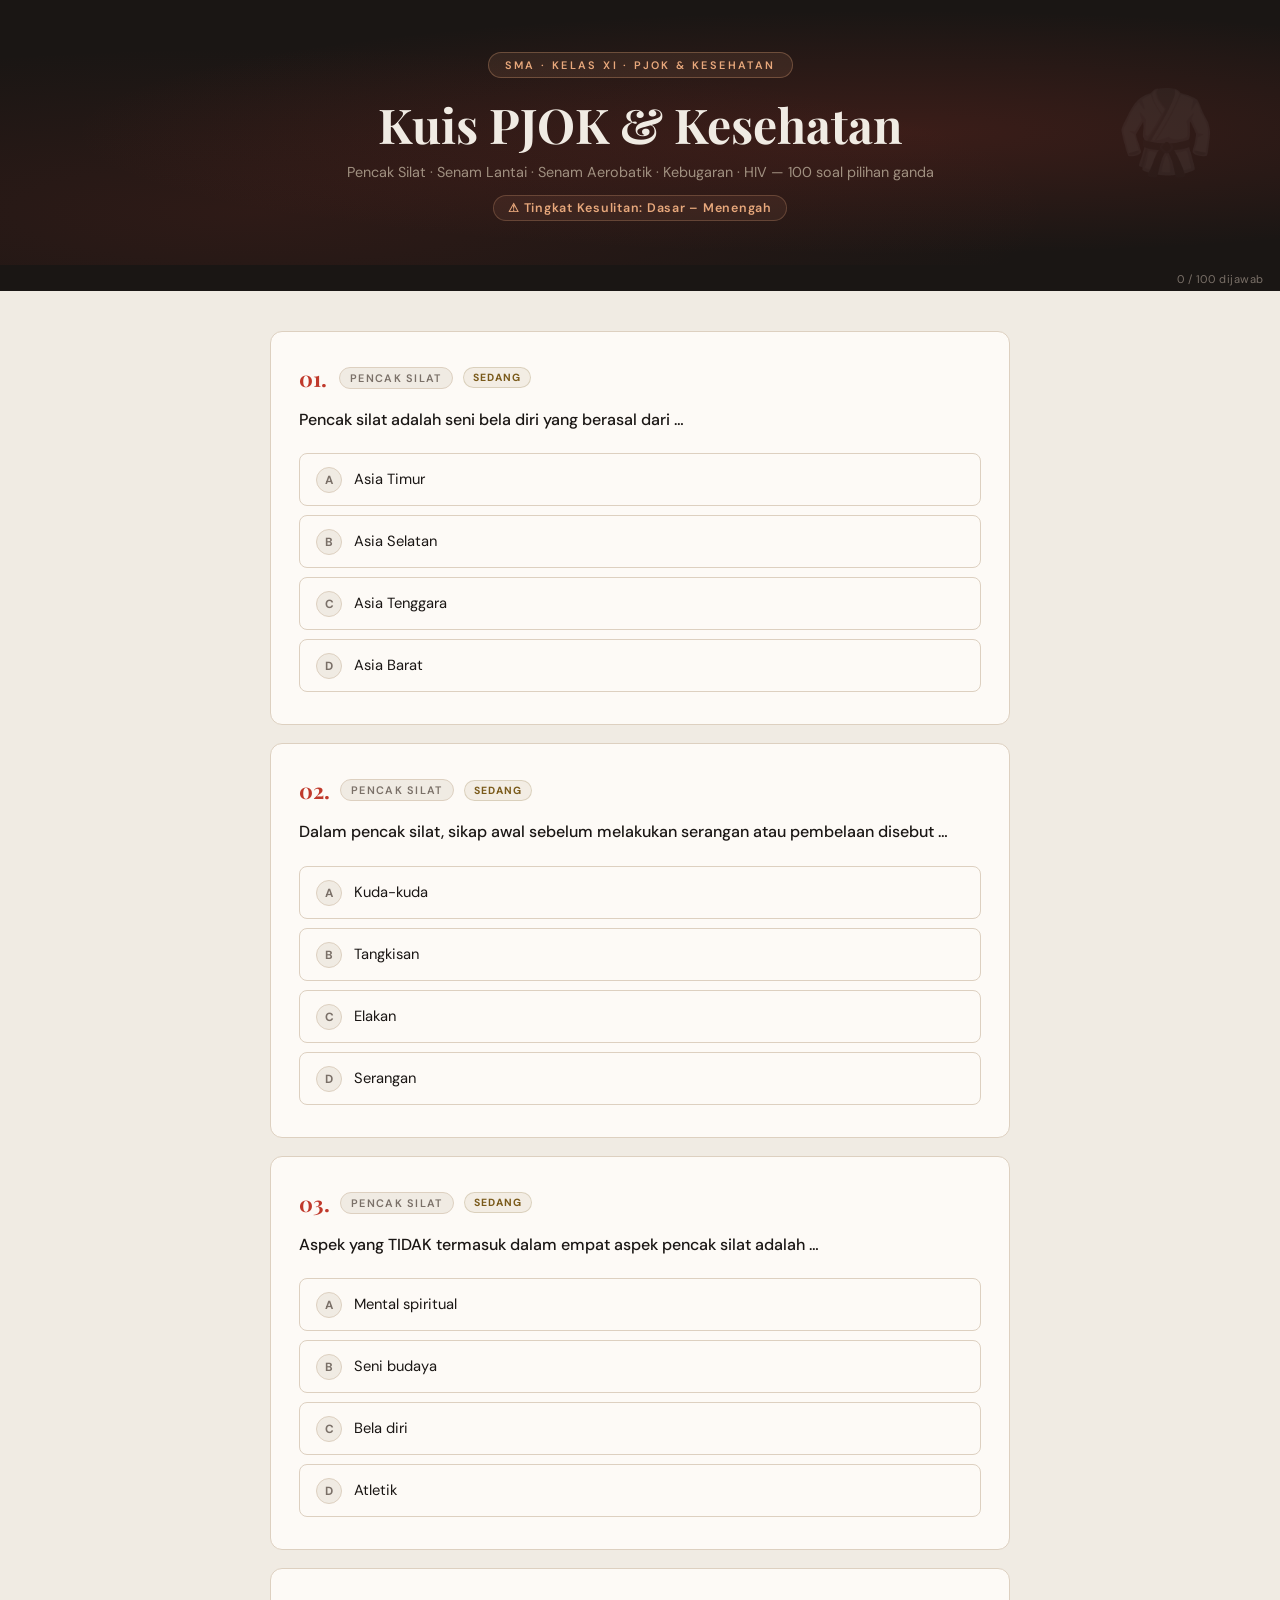
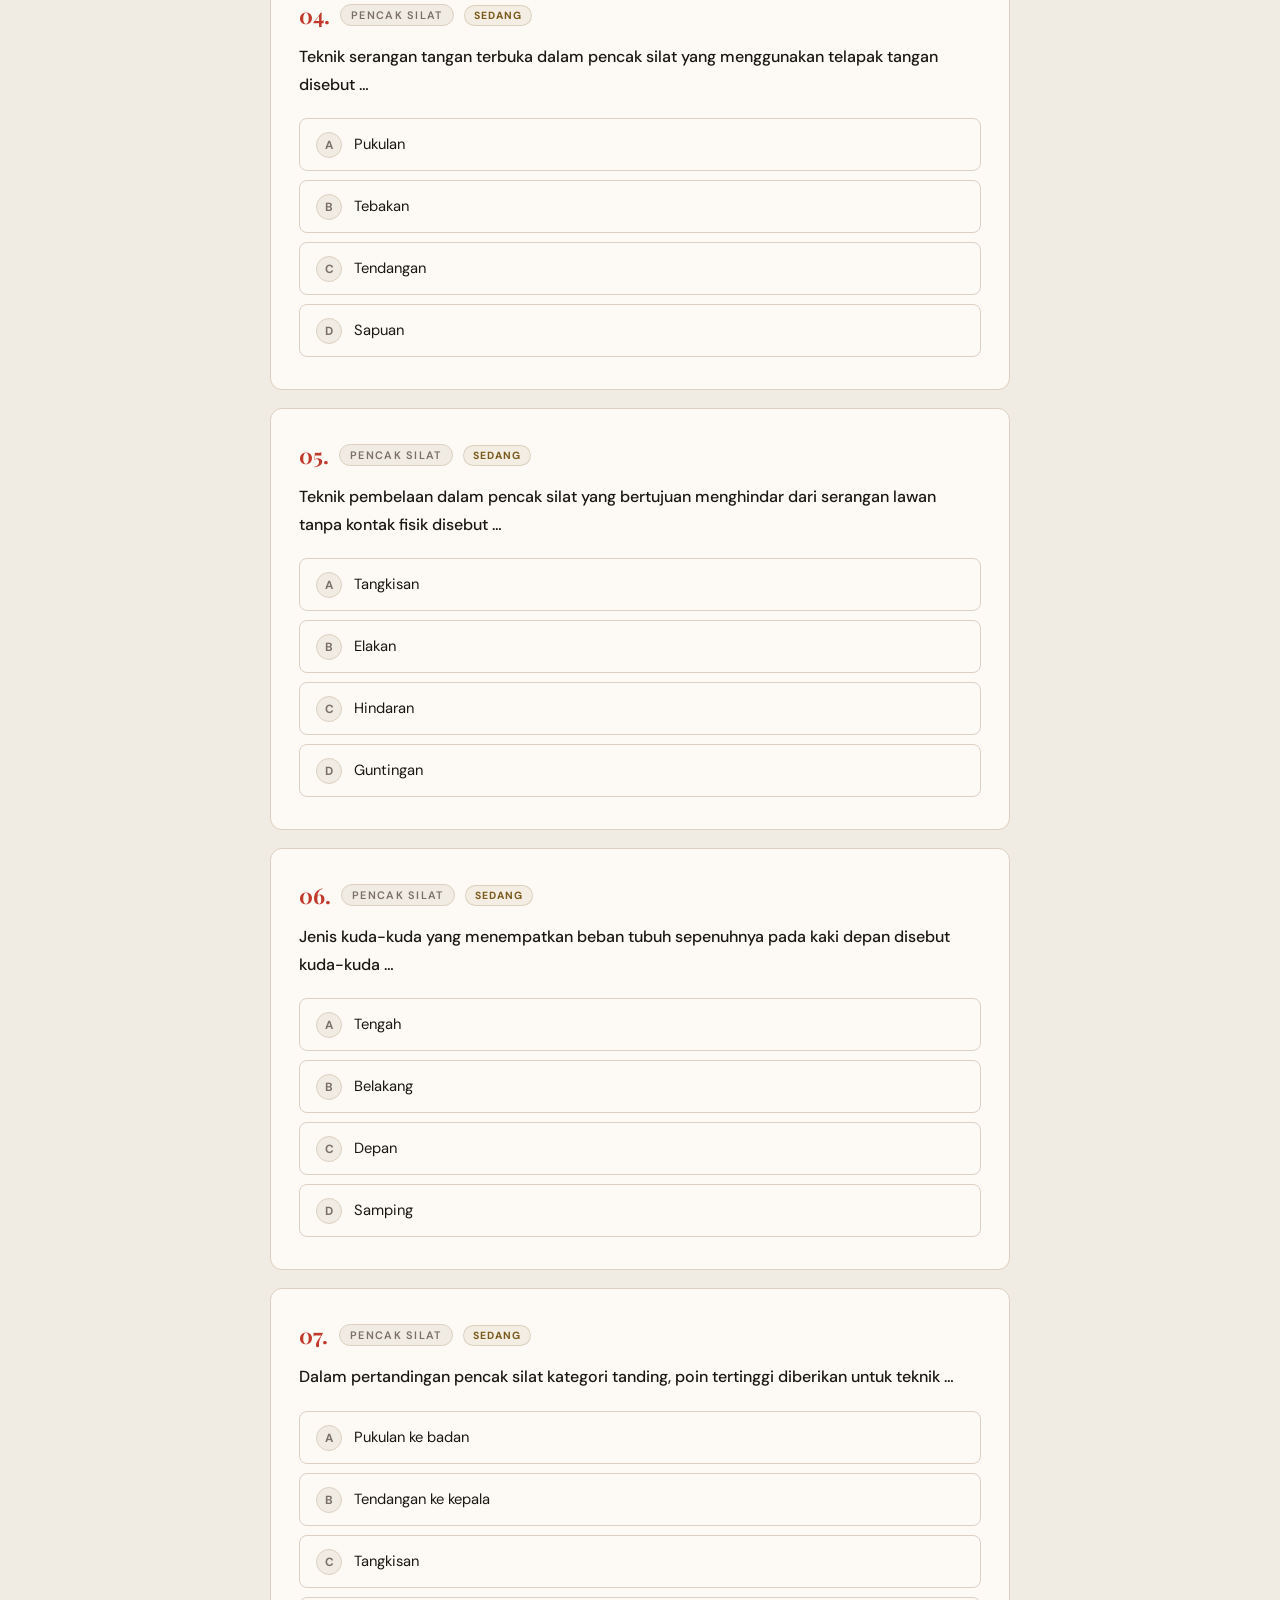
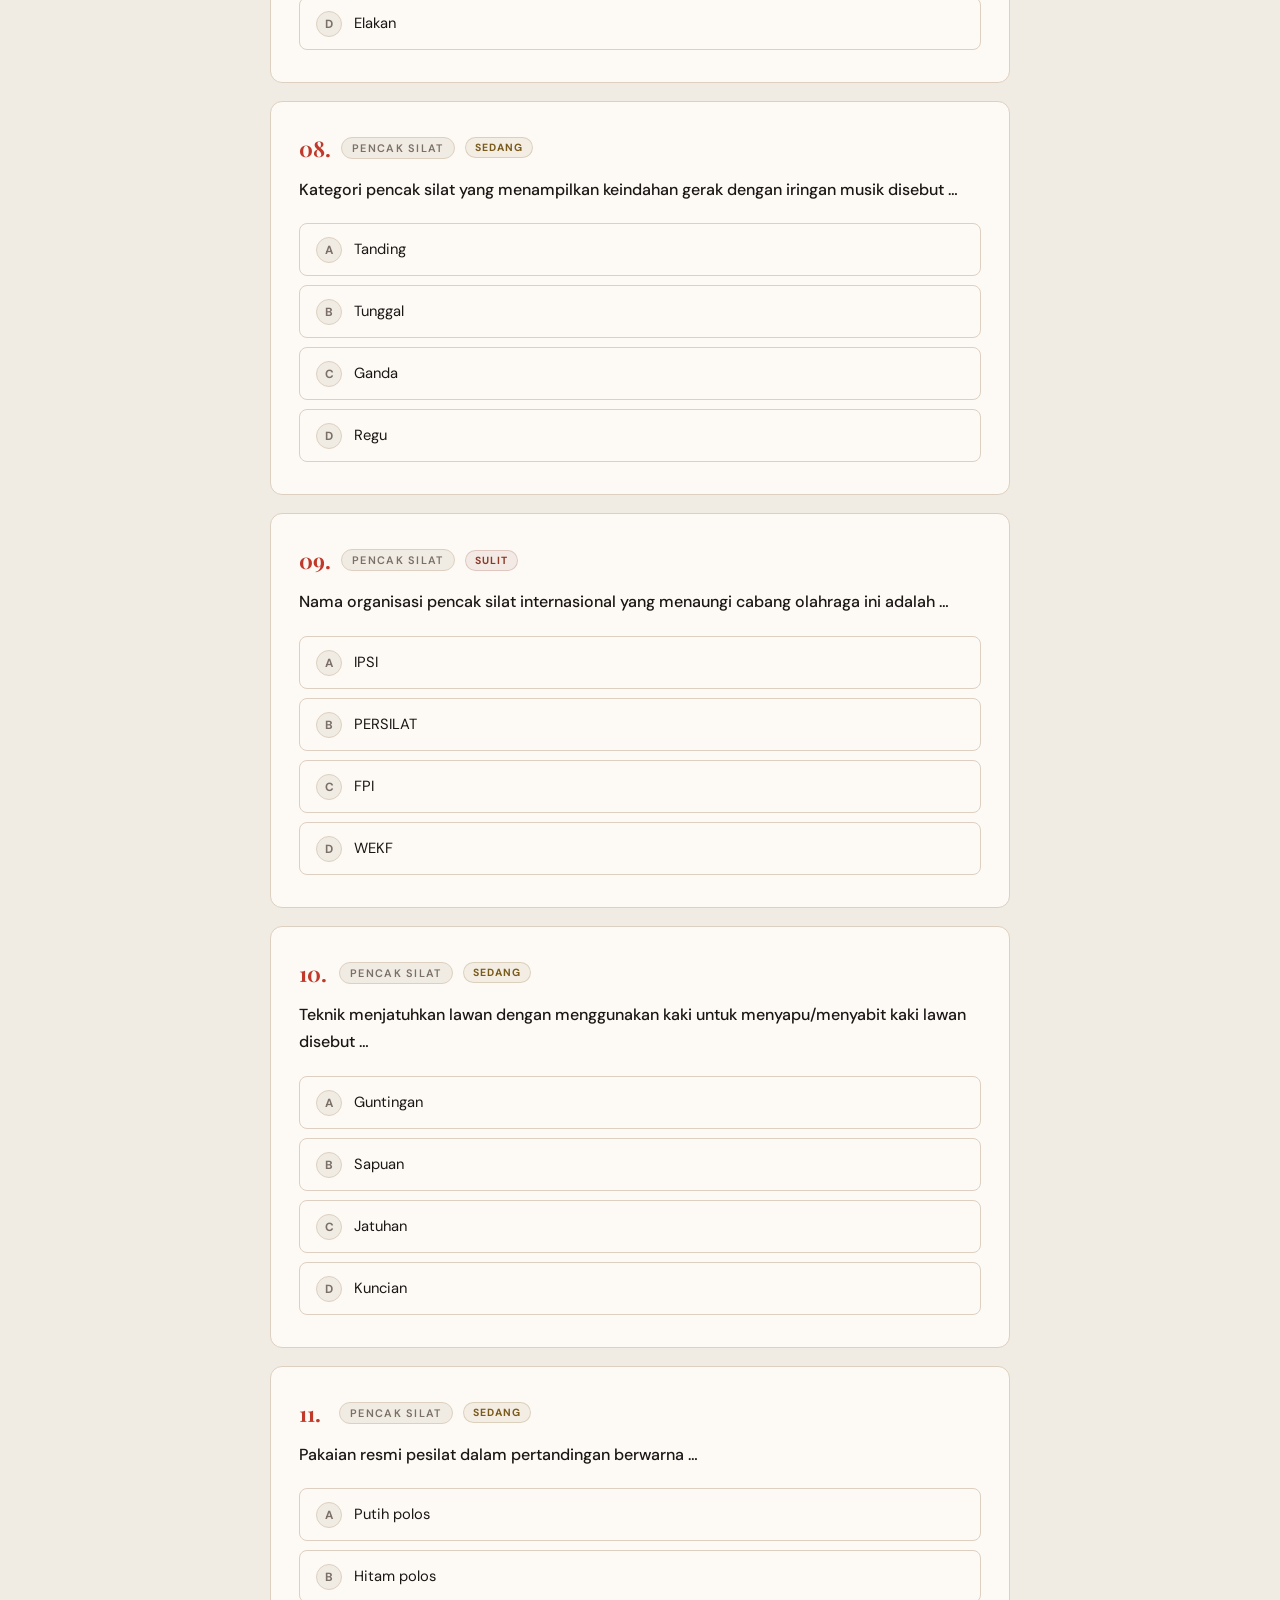
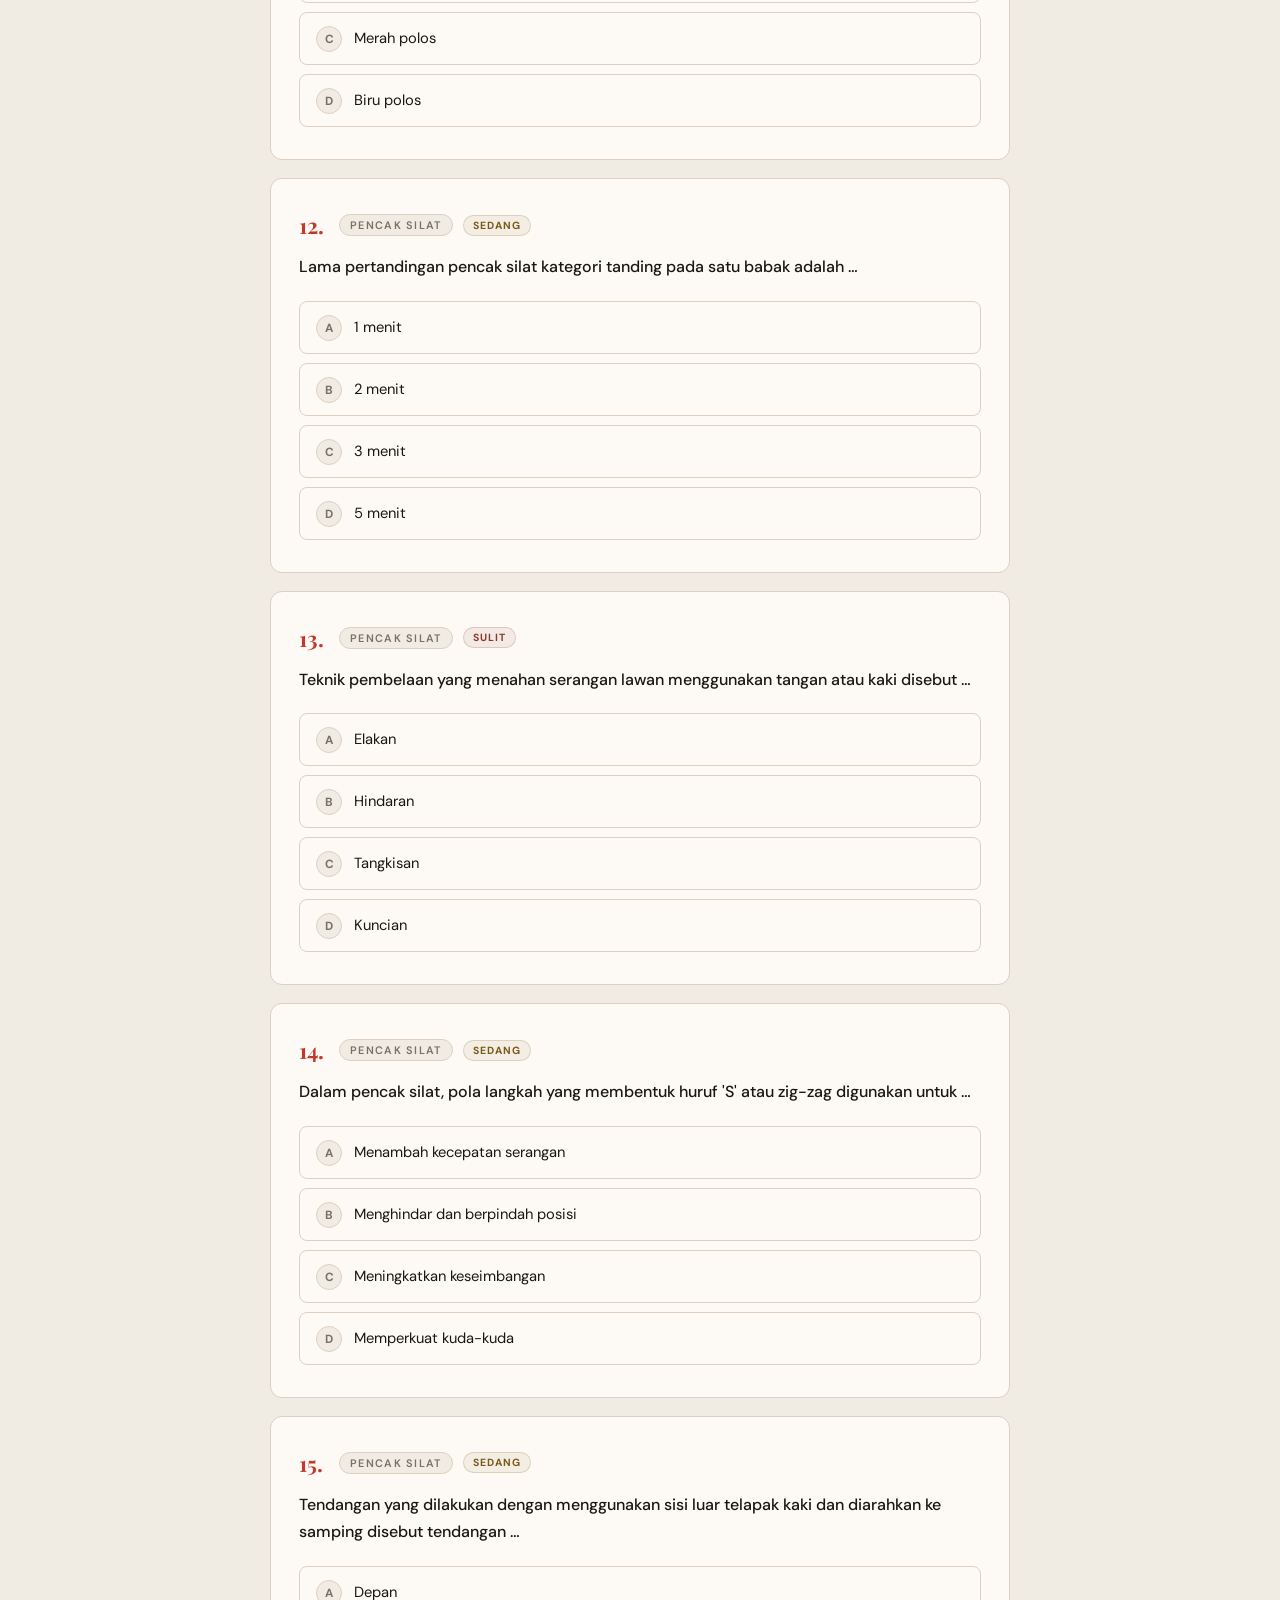
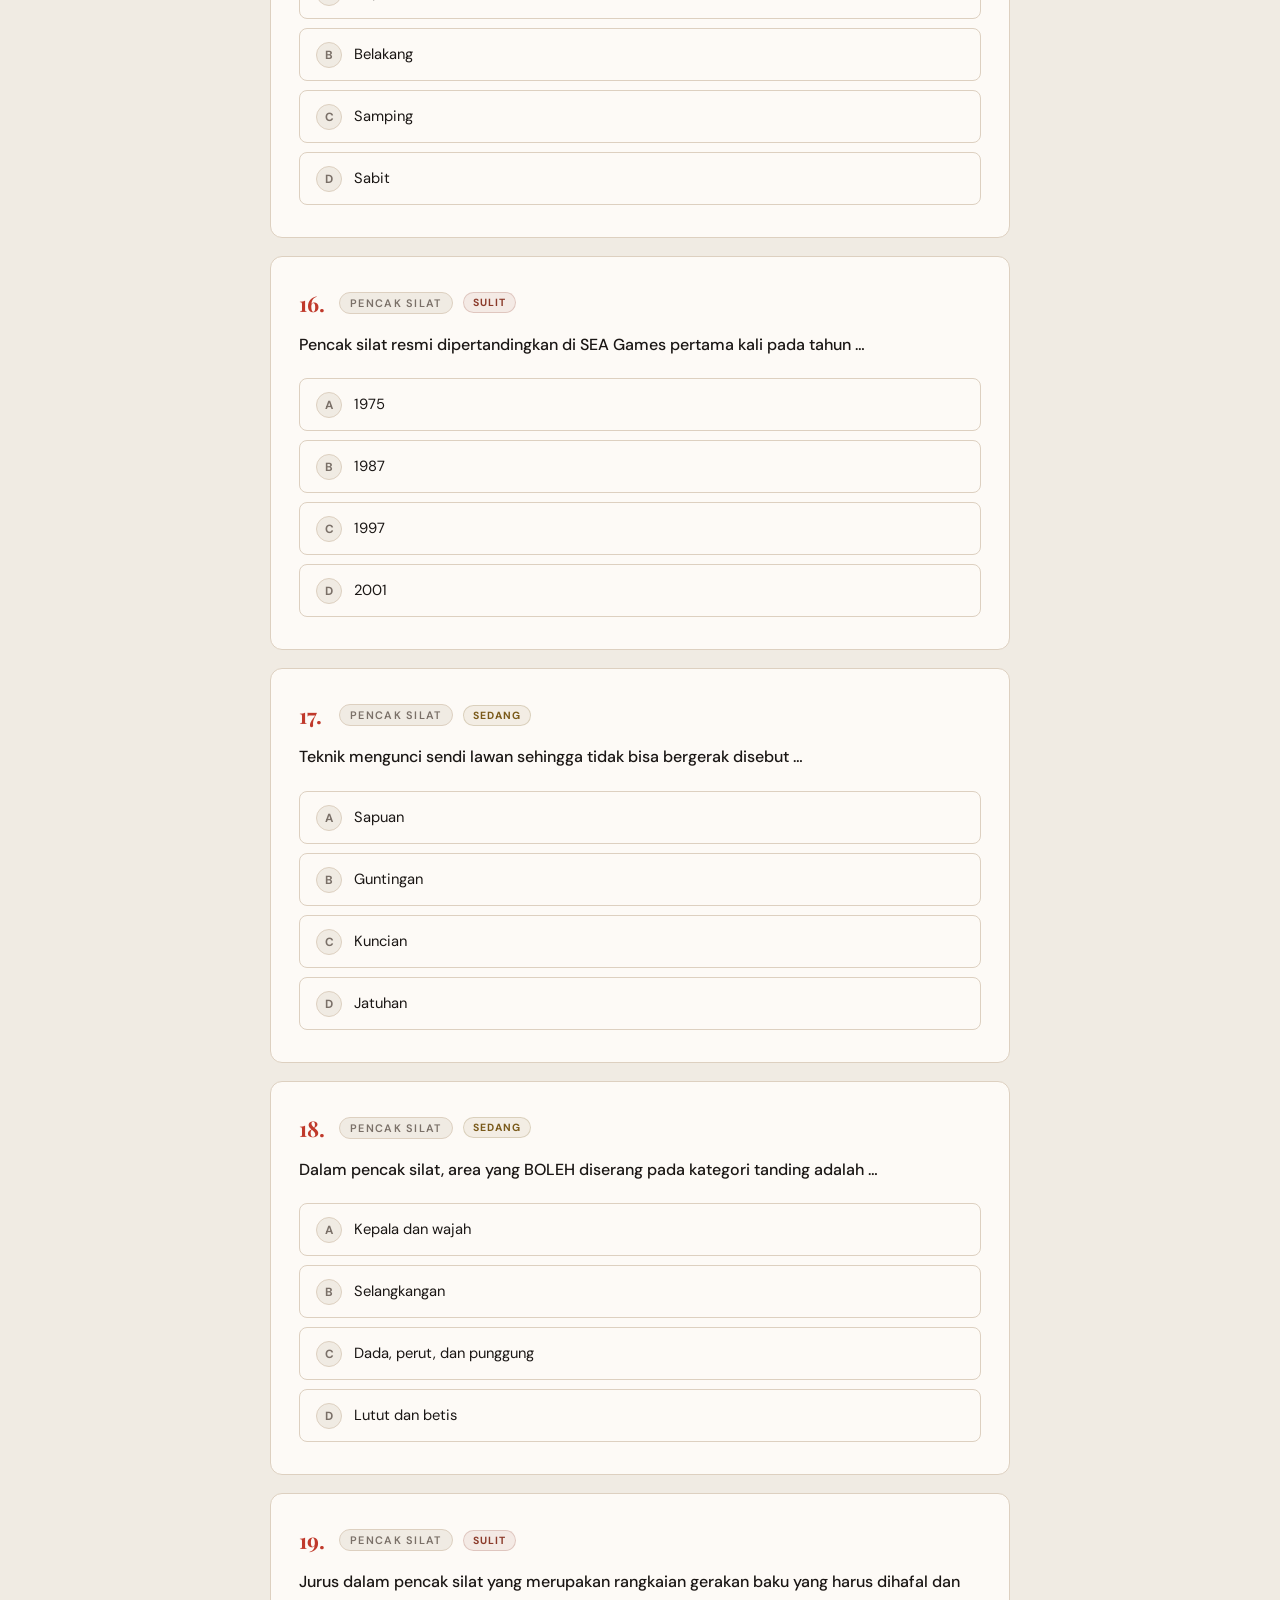
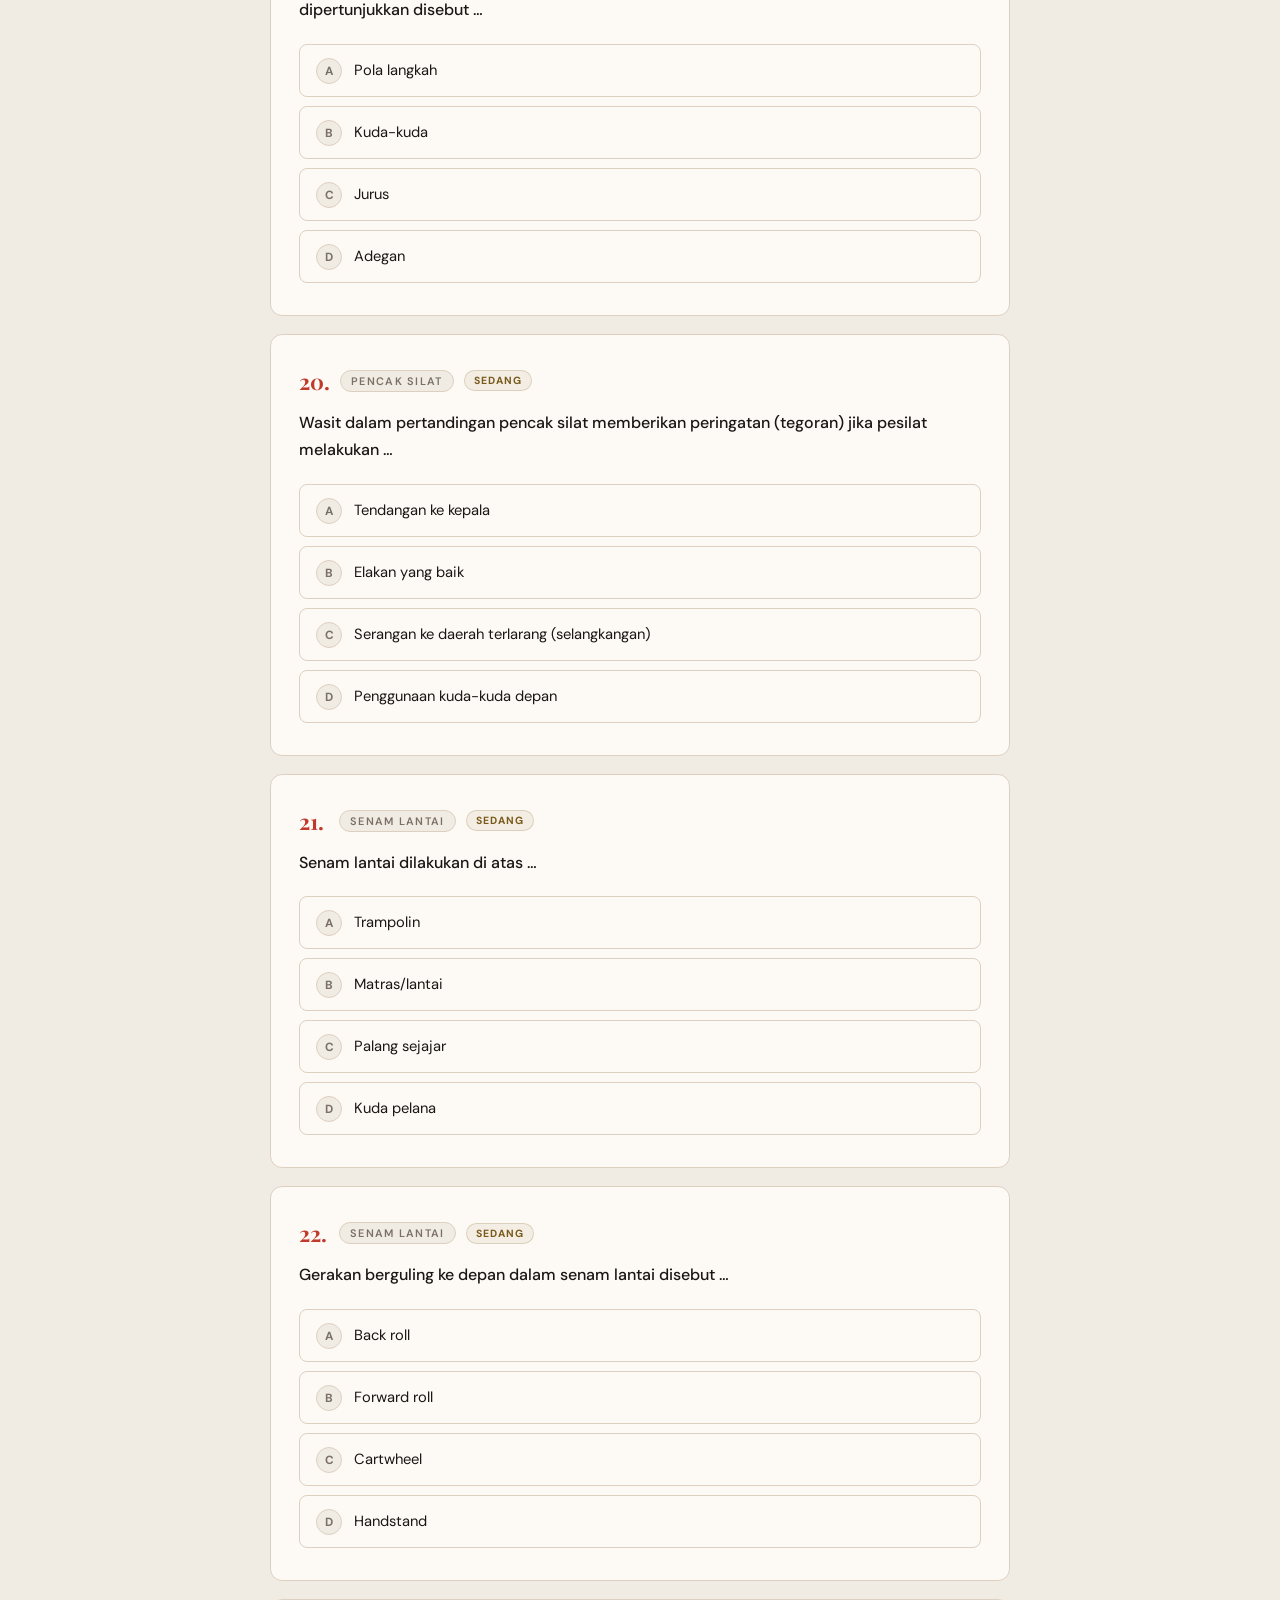
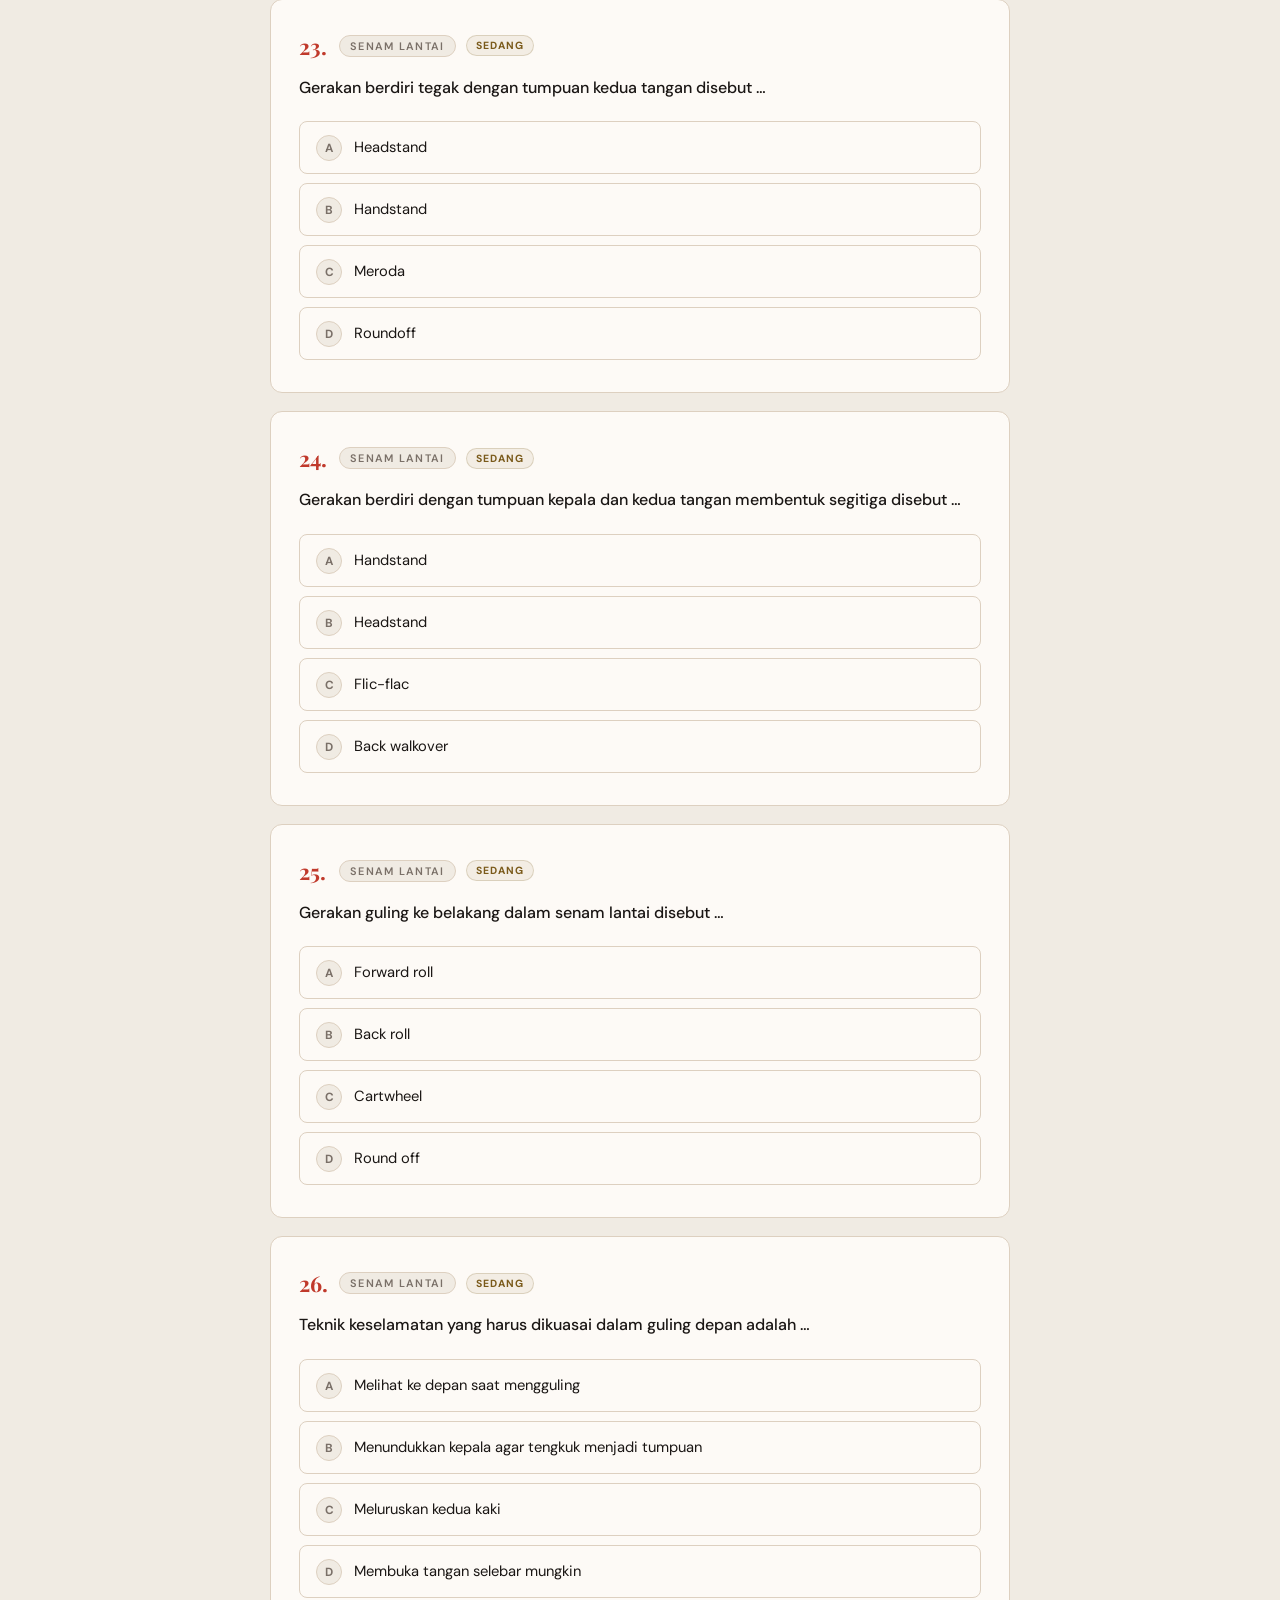
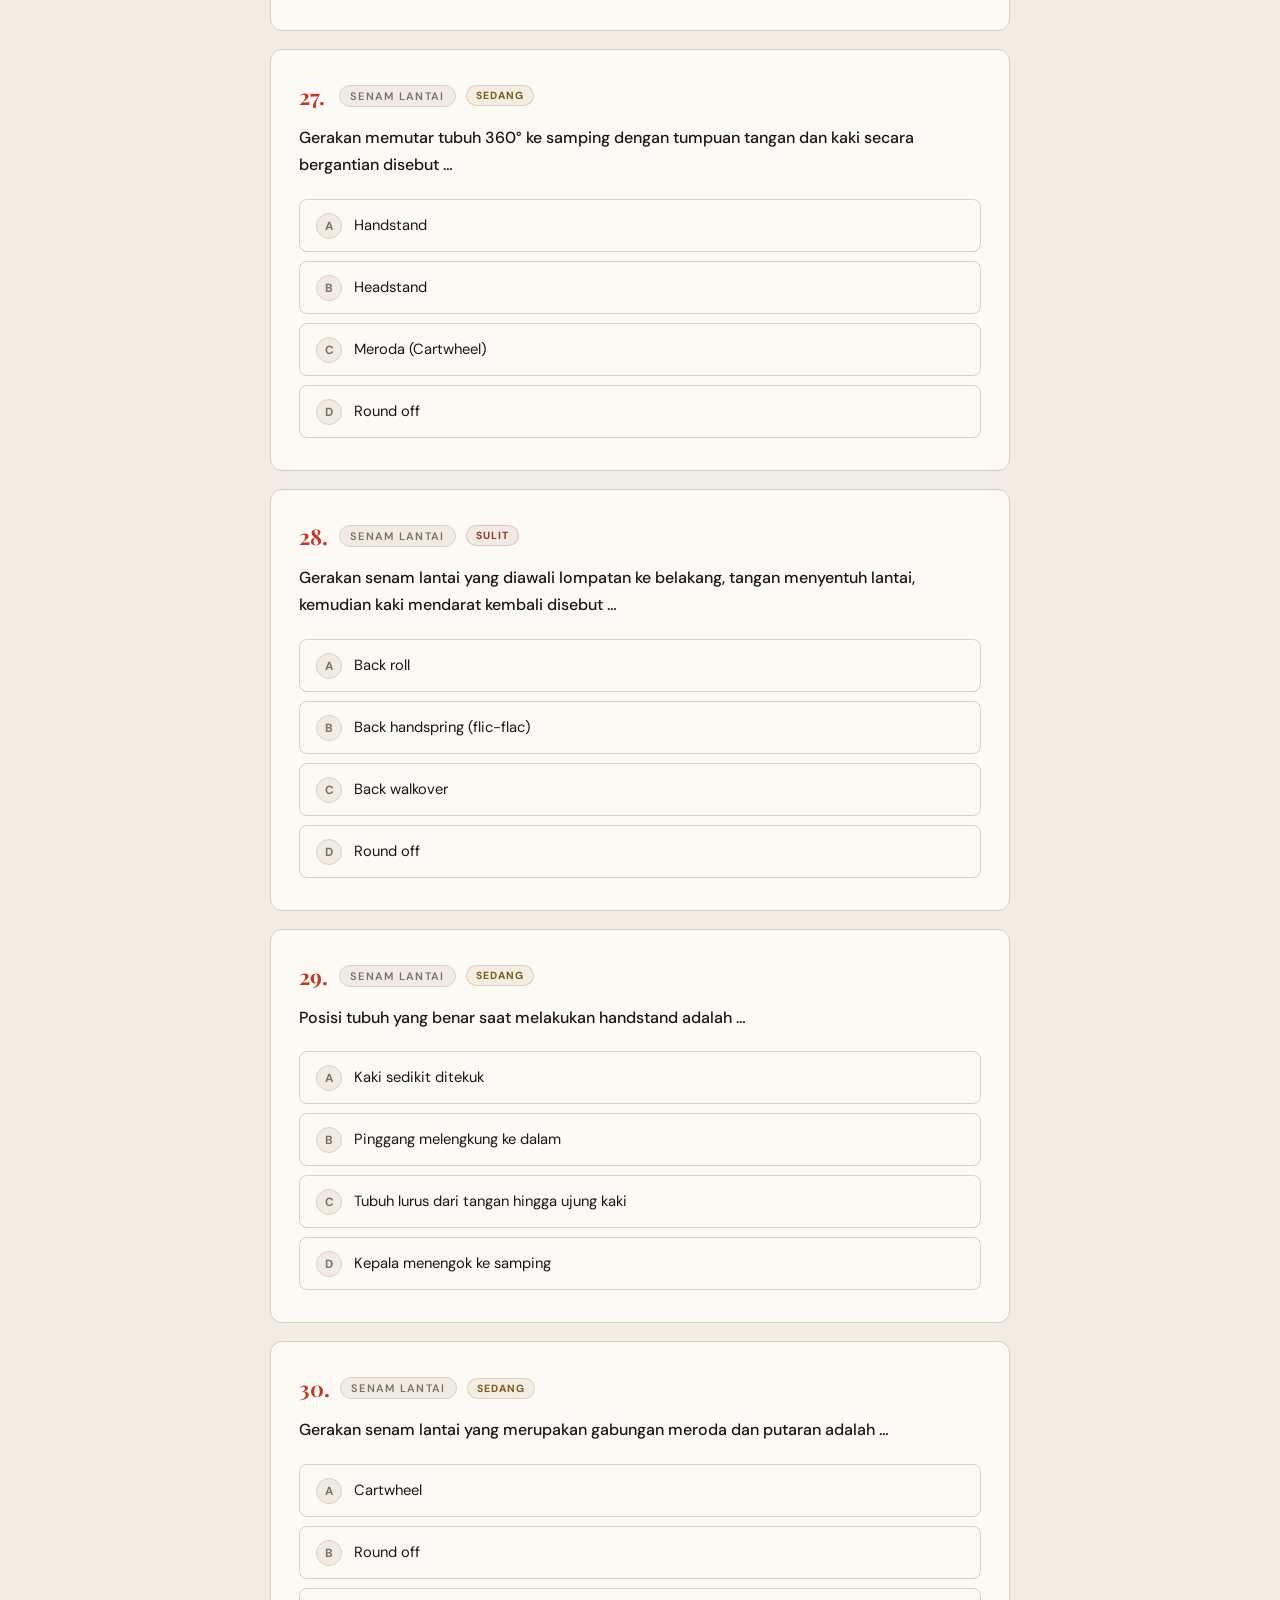
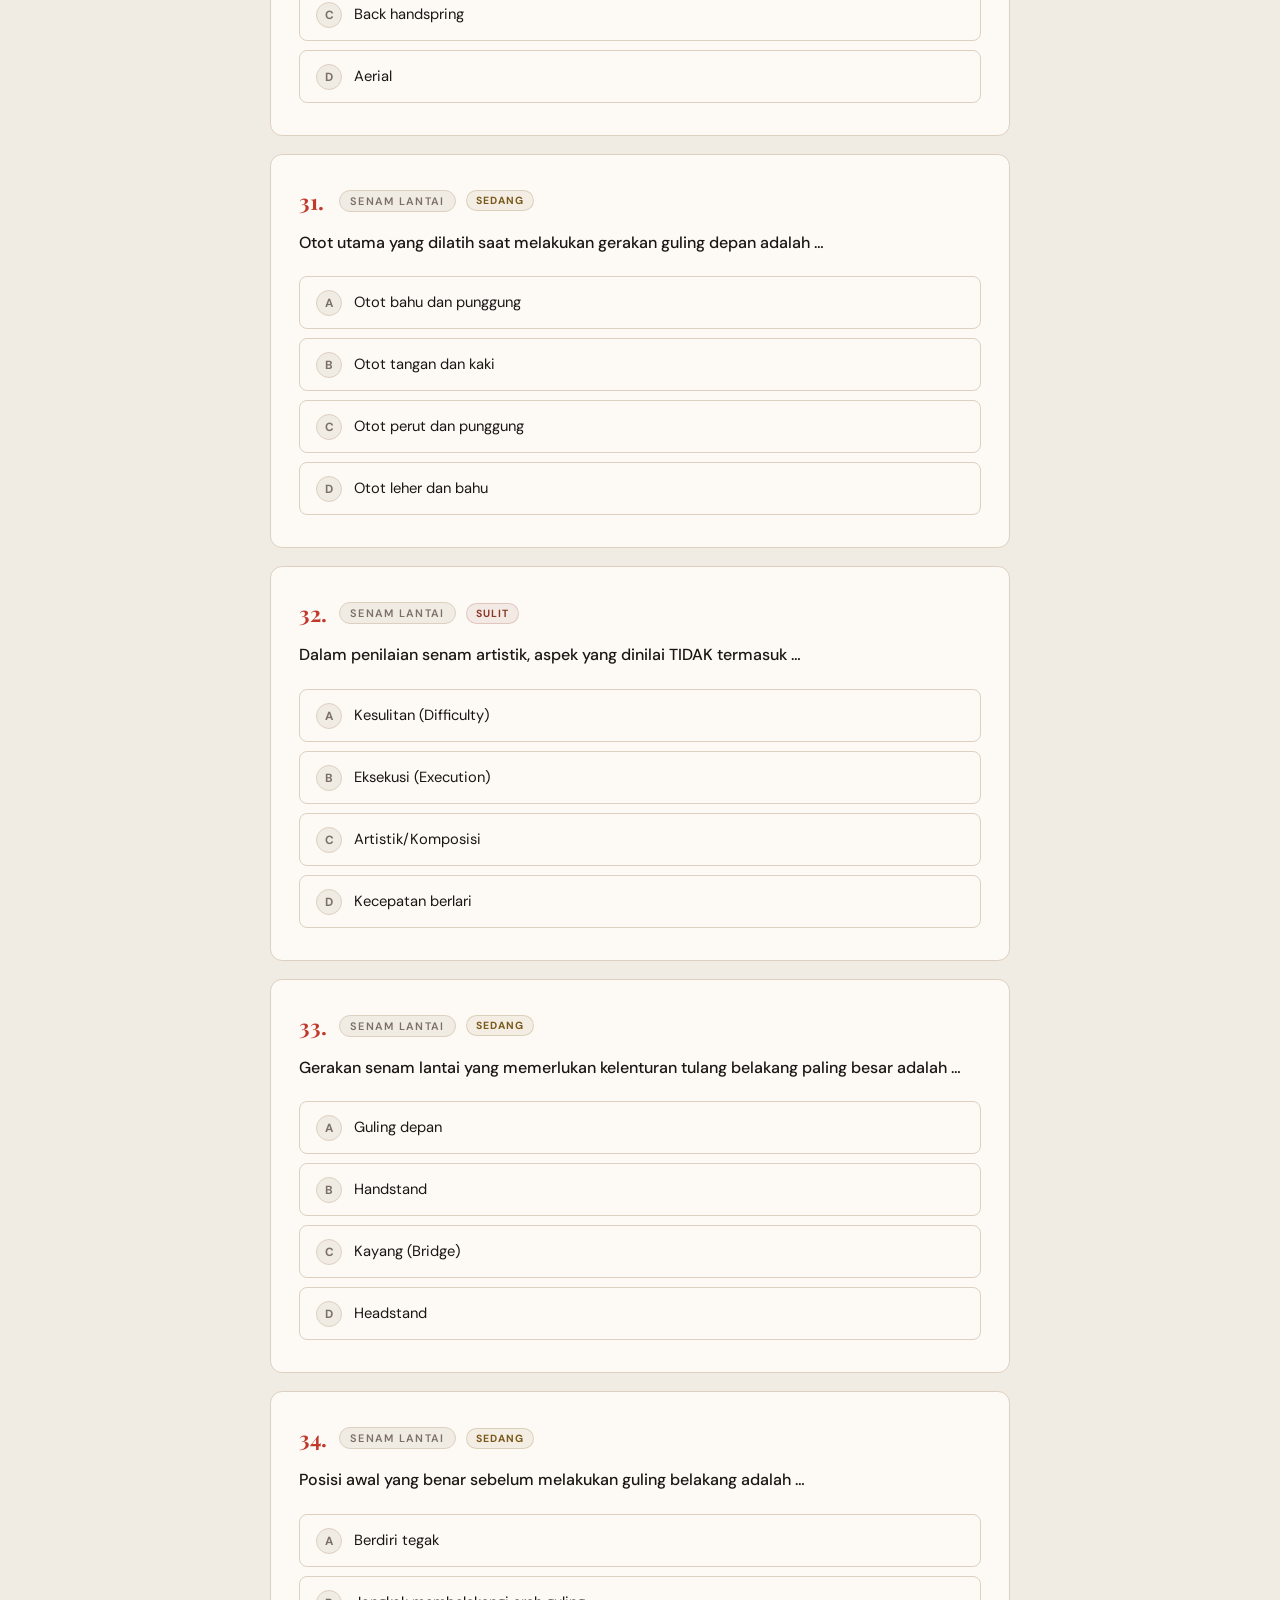
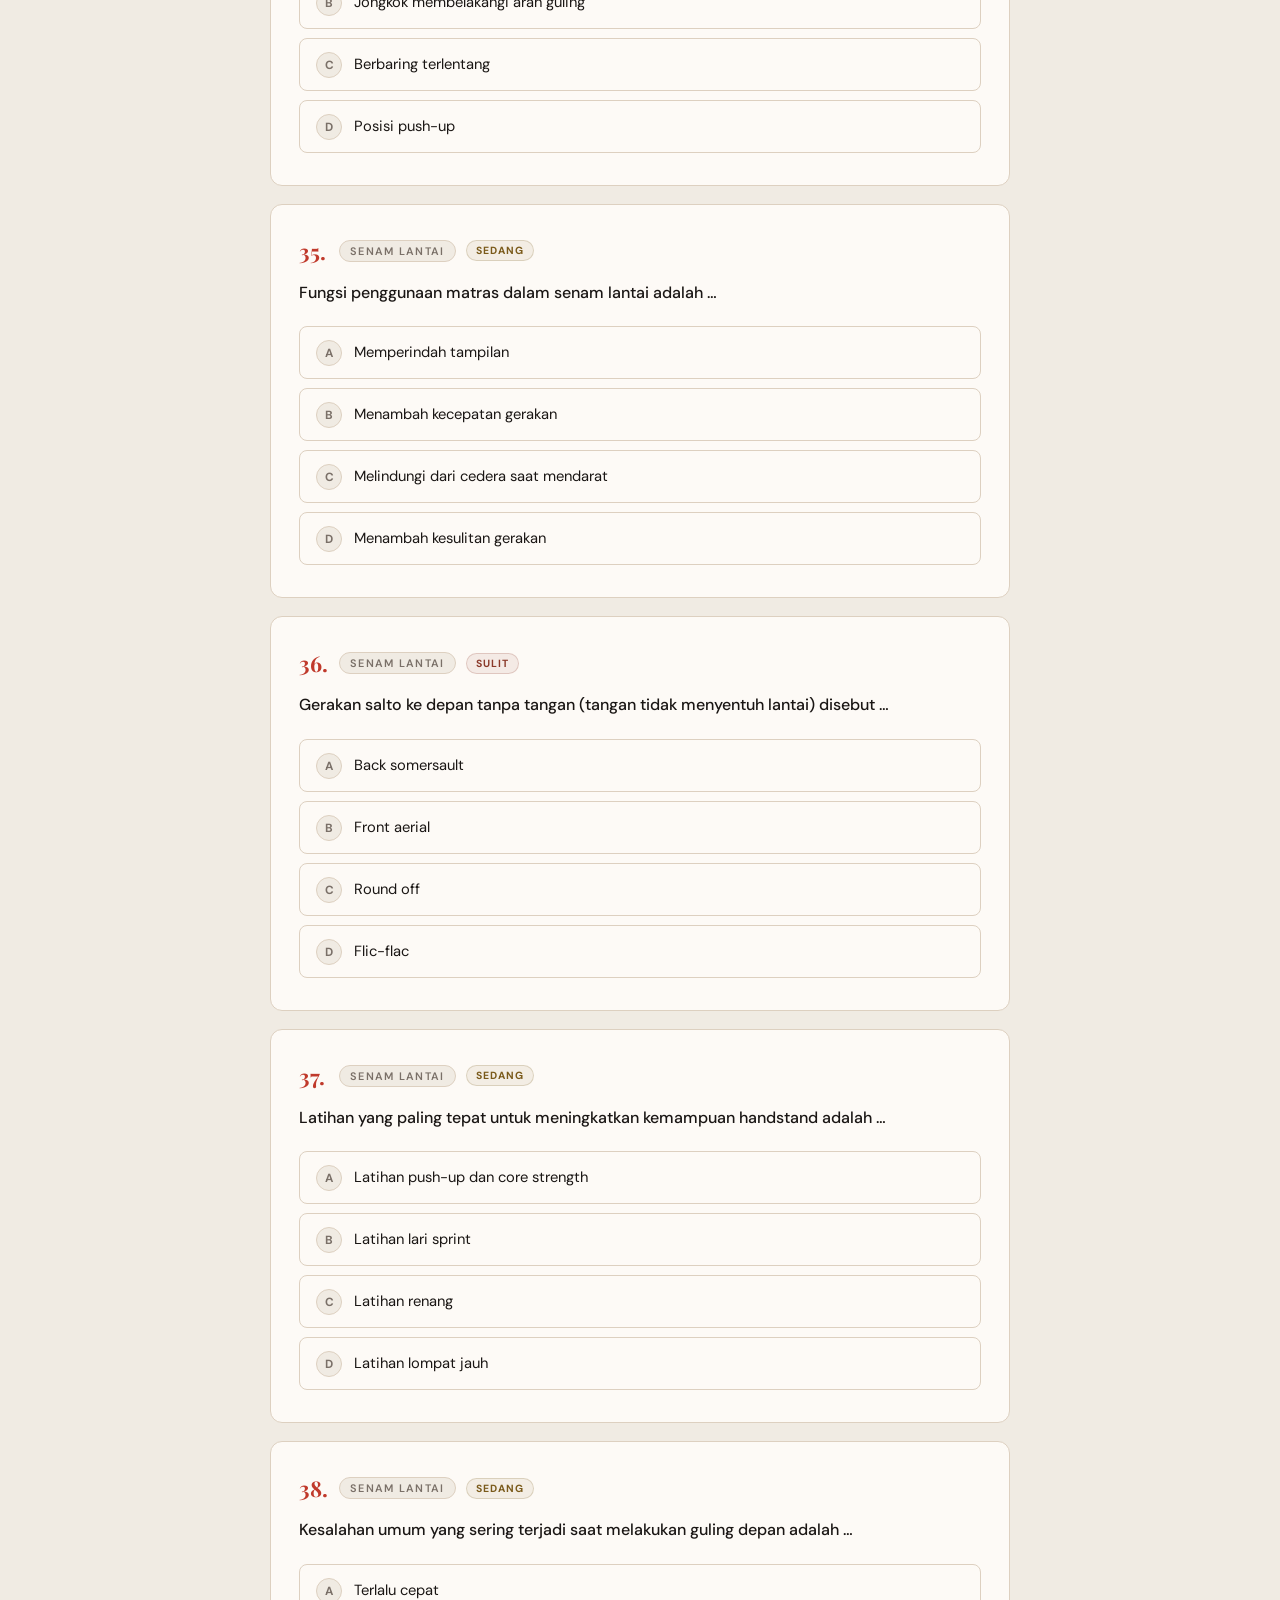
<file: kuis_pjok_kesehatan_100soal.html>
<!DOCTYPE html>
<html lang="id">
<head>
  <meta charset="UTF-8" />
  <meta name="viewport" content="width=device-width, initial-scale=1.0"/>
  <title>Kuis PJOK & Kesehatan — 100 Soal — SMA Kelas XI</title>
  <link href="https://fonts.googleapis.com/css2?family=Playfair+Display:ital,wght@0,700;1,600&family=DM+Sans:wght@400;500;600&display=swap" rel="stylesheet"/>
  <style>
    *, *::before, *::after { box-sizing: border-box; margin: 0; padding: 0; }
    :root {
      --bg: #F0EBE3; --surface: #FDFAF6; --ink: #1A1614;
      --muted: #7A7068; --accent: #C0392B; --border: #DDD0C0;
      --correct: #2B5E3E; --wrong: #8B2020; --radius: 12px;
    }
    html { scroll-behavior: smooth; }
    body { font-family: 'DM Sans', sans-serif; background: var(--bg); color: var(--ink); min-height: 100vh; padding: 0 0 80px; }

    header {
      background: var(--ink); color: #F0EBE3;
      padding: 52px 24px 44px; text-align: center; position: relative; overflow: hidden;
    }
    header::before {
      content: ''; position: absolute; inset: 0;
      background: radial-gradient(ellipse at 70% 50%, rgba(192,57,43,.2) 0%, transparent 65%),
                  radial-gradient(ellipse at 20% 80%, rgba(192,57,43,.12) 0%, transparent 55%);
    }
    header .label {
      position: relative; display: inline-block; font-size: .68rem; font-weight: 600;
      letter-spacing: .22em; text-transform: uppercase; color: #E8A87C;
      background: rgba(232,168,124,.1); border: 1px solid rgba(232,168,124,.3);
      padding: 5px 16px; border-radius: 99px; margin-bottom: 18px;
    }
    header h1 {
      position: relative;
      font-family: 'Playfair Display', Georgia, serif;
      font-size: clamp(1.9rem, 5vw, 3rem); line-height: 1.18;
    }
    header .deco {
      position: absolute; right: 5%; top: 50%; transform: translateY(-50%);
      font-size: 5rem; opacity: .06; user-select: none; line-height: 1;
    }
    header .sub { position: relative; margin-top: 10px; color: #A09080; font-size: .9rem; }
    header .difficulty {
      position: relative; display: inline-block; margin-top: 14px;
      font-size: .78rem; font-weight: 600; color: #E8A87C;
      background: rgba(232,168,124,.08); border: 1px solid rgba(232,168,124,.25);
      padding: 4px 14px; border-radius: 99px; letter-spacing: .06em;
    }

    #progress-wrap { position: sticky; top: 0; z-index: 10; background: var(--ink); }
    #progress-bar { height: 3px; background: var(--accent); width: 0%; transition: width .35s ease; }
    #progress-count {
      text-align: right; padding: 4px 16px 5px; font-size: .7rem;
      color: #7A7068; background: var(--ink); letter-spacing: .05em;
    }

    .container { max-width: 780px; margin: 0 auto; padding: 40px 20px 0; }

    .question-card {
      background: var(--surface); border: 1px solid var(--border);
      border-radius: var(--radius); padding: 32px 28px; margin-bottom: 18px;
      transition: box-shadow .2s;
    }
    .question-card:hover { box-shadow: 0 4px 22px rgba(0,0,0,.07); }
    .question-card.unanswered { border-color: #C8962A; box-shadow: 0 0 0 3px rgba(200,150,42,.14); }

    .q-meta { display: flex; align-items: center; gap: 10px; margin-bottom: 14px; flex-wrap: wrap; }
    .q-num { font-family: 'Playfair Display', serif; font-size: 1.35rem; font-weight: 700; color: var(--accent); min-width: 30px; }
    .q-tag {
      font-size: .68rem; font-weight: 600; letter-spacing: .12em; text-transform: uppercase;
      color: var(--muted); background: var(--bg); border: 1px solid var(--border);
      padding: 3px 10px; border-radius: 99px;
    }
    .q-diff {
      font-size: .65rem; font-weight: 700; letter-spacing: .1em; text-transform: uppercase;
      padding: 3px 9px; border-radius: 99px;
    }
    .q-diff.hard { color: #8B3A2A; background: rgba(139,58,42,.08); border: 1px solid rgba(139,58,42,.2); }
    .q-diff.medium { color: #7A5A1A; background: rgba(122,90,26,.08); border: 1px solid rgba(122,90,26,.2); }

    .q-text { font-size: 1rem; line-height: 1.72; font-weight: 500; margin-bottom: 20px; }
    .q-note { font-size: .82rem; color: var(--muted); font-style: italic; margin-bottom: 16px; margin-top: -10px; }

    .options { display: flex; flex-direction: column; gap: 9px; }
    .option-label {
      display: flex; align-items: flex-start; gap: 12px;
      padding: 12px 16px; border: 1.5px solid var(--border); border-radius: 8px;
      cursor: pointer; transition: border-color .15s, background .15s; user-select: none;
    }
    .option-label:hover { border-color: var(--accent); background: #FBF4EE; }
    .option-label input[type="radio"] { display: none; }
    .opt-letter {
      flex-shrink: 0; width: 26px; height: 26px; border-radius: 50%;
      background: var(--bg); border: 1.5px solid var(--border);
      display: flex; align-items: center; justify-content: center;
      font-size: .74rem; font-weight: 700; color: var(--muted);
      transition: all .15s; margin-top: 1px;
    }
    .option-label:has(input:checked) { border-color: var(--accent); background: #FBF4EE; }
    .option-label:has(input:checked) .opt-letter { background: var(--accent); border-color: var(--accent); color: #fff; }
    .opt-text { font-size: .92rem; line-height: 1.55; padding-top: 2px; }

    .option-label.correct { border-color: var(--correct); background: #EAF3EE; }
    .option-label.correct .opt-letter { background: var(--correct); border-color: var(--correct); color: #fff; }
    .option-label.wrong { border-color: var(--wrong); background: #FAF0EE; }
    .option-label.wrong .opt-letter { background: var(--wrong); border-color: var(--wrong); color: #fff; }

    #btn-wrap { text-align: center; margin-top: 40px; }
    #submit-btn {
      font-family: 'DM Sans', sans-serif; font-size: 1rem; font-weight: 600;
      background: var(--ink); color: #F0EBE3; border: none;
      padding: 16px 56px; border-radius: 8px; cursor: pointer;
      transition: background .2s, transform .1s; letter-spacing: .04em;
    }
    #submit-btn:hover { background: #2A2420; transform: translateY(-1px); }
    #submit-btn:active { transform: translateY(0); }
    #submit-btn:disabled { opacity: .4; cursor: not-allowed; }

    #warn-msg {
      display: none; margin-top: 12px; font-size: .86rem; color: #8B6200;
      background: #FFF8E6; border: 1px solid #DEB84A; border-radius: 8px;
      padding: 10px 18px; text-align: center;
    }

    #hasil {
      display: none; margin-top: 44px; background: var(--ink); color: #F0EBE3;
      border-radius: var(--radius); padding: 44px 32px; text-align: center;
      animation: fadeUp .5s ease both;
    }
    @keyframes fadeUp { from { opacity:0; transform:translateY(24px); } to { opacity:1; transform:translateY(0); } }
    .score-label { font-size: .72rem; letter-spacing: .2em; text-transform: uppercase; color: #9A8878; margin-bottom: 10px; }
    .score-num { font-family: 'Playfair Display', serif; font-size: clamp(3.5rem,10vw,5.5rem); font-weight: 700; line-height: 1; color: var(--accent); }
    .score-of { font-size: .88rem; color: #9A8878; margin-top: 6px; }
    .predikat { display: inline-block; margin-top: 18px; font-size: 1rem; font-weight: 600; padding: 7px 22px; border-radius: 99px; border: 1.5px solid rgba(255,255,255,.15); }
    .divider { width: 48px; height: 2px; background: rgba(255,255,255,.1); margin: 24px auto; }
    .summary-row { display: flex; justify-content: center; gap: 36px; flex-wrap: wrap; margin-bottom: 30px; }
    .stat .val { font-size: 1.65rem; font-weight: 700; }
    .stat .val.g { color: #7DCFAA; }
    .stat .val.r { color: #E07878; }
    .stat .lbl { font-size: .75rem; color: #9A8878; margin-top: 3px; }
    .kunci-title { font-family: 'Playfair Display', serif; font-size: 1.22rem; margin-bottom: 18px; }
    .kunci-grid { display: grid; grid-template-columns: repeat(auto-fill,minmax(270px,1fr)); gap: 10px; text-align: left; }
    .kunci-item { background: rgba(255,255,255,.05); border: 1px solid rgba(255,255,255,.09); border-radius: 8px; padding: 12px 14px; font-size: .84rem; line-height: 1.55; }
    .kunci-item.ok { border-color: rgba(125,207,170,.2); }
    .ki-no { color: #E8A87C; font-weight: 700; margin-bottom: 4px; font-size: .8rem; }
    .ki-ans { color: #7DCFAA; font-weight: 600; }
    .ki-your { color: #E07878; font-size: .8rem; margin-top: 3px; }
    .ki-explain { color: #9A8878; font-size: .78rem; margin-top: 4px; font-style: italic; }

    #retry-btn {
      margin-top: 28px; font-family: 'DM Sans', sans-serif; font-size: .92rem; font-weight: 600;
      background: transparent; color: #F0EBE3; border: 1.5px solid rgba(255,255,255,.22);
      padding: 12px 36px; border-radius: 8px; cursor: pointer; transition: all .2s;
    }
    #retry-btn:hover { border-color: rgba(255,255,255,.6); background: rgba(255,255,255,.06); }

    @media (max-width: 500px) { .question-card { padding: 22px 16px; } #hasil { padding: 32px 16px; } }
  </style>
</head>
<body>

<header>
  <div class="deco">🥋</div>
  <div class="label">SMA &middot; Kelas XI &middot; PJOK &amp; Kesehatan</div>
  <h1>Kuis PJOK &amp; Kesehatan</h1>
  <p class="sub">Pencak Silat · Senam Lantai · Senam Aerobatik · Kebugaran · HIV &mdash; 100 soal pilihan ganda</p>
  <div class="difficulty">&#9888; Tingkat Kesulitan: Dasar &ndash; Menengah</div>
</header>
<div id="progress-wrap">
  <div id="progress-bar"></div>
  <div id="progress-count">0 / 100 dijawab</div>
</div>

<div class="container">
  <div id="quiz-form"></div>
  <div id="btn-wrap">
    <button id="submit-btn">Kirim Jawaban</button>
    <div id="warn-msg">&#9888; Masih ada soal yang belum dijawab. Lengkapi semua jawaban terlebih dahulu.</div>
  </div>
  <div id="hasil"></div>
</div>

<script>
const questions = [

  /* ── 1-20 PENCAK SILAT ── */
  {
    topic:"Pencak Silat",diff:"medium",
    q:"Pencak silat adalah seni bela diri yang berasal dari …",
    opts:["Asia Timur","Asia Selatan","Asia Tenggara","Asia Barat"],
    ans:2,
    explain:"Pencak silat merupakan seni bela diri tradisional yang berasal dari kawasan Asia Tenggara, khususnya Indonesia, Malaysia, Brunei, dan Singapura."
  },
  {
    topic:"Pencak Silat",diff:"medium",
    q:"Dalam pencak silat, sikap awal sebelum melakukan serangan atau pembelaan disebut …",
    opts:["Kuda-kuda","Tangkisan","Elakan","Serangan"],
    ans:0,
    explain:"Kuda-kuda adalah posisi dasar (stance) dalam pencak silat yang menjadi landasan untuk melakukan gerakan serangan maupun pembelaan."
  },
  {
    topic:"Pencak Silat",diff:"medium",
    q:"Aspek yang TIDAK termasuk dalam empat aspek pencak silat adalah …",
    opts:["Mental spiritual","Seni budaya","Bela diri","Atletik"],
    ans:3,
    explain:"Empat aspek pencak silat: (1) Mental spiritual, (2) Seni budaya, (3) Bela diri, dan (4) Olahraga. 'Atletik' bukan bagian dari keempat aspek tersebut."
  },
  {
    topic:"Pencak Silat",diff:"medium",
    q:"Teknik serangan tangan terbuka dalam pencak silat yang menggunakan telapak tangan disebut …",
    opts:["Pukulan","Tebakan","Tendangan","Sapuan"],
    ans:1,
    explain:"Tebakan adalah serangan menggunakan telapak tangan terbuka. Berbeda dengan pukulan yang menggunakan kepalan tangan."
  },
  {
    topic:"Pencak Silat",diff:"medium",
    q:"Teknik pembelaan dalam pencak silat yang bertujuan menghindar dari serangan lawan tanpa kontak fisik disebut …",
    opts:["Tangkisan","Elakan","Hindaran","Guntingan"],
    ans:2,
    explain:"Hindaran adalah teknik menghindari serangan tanpa kontak langsung dengan anggota tubuh lawan, berbeda dengan tangkisan yang mengadang serangan."
  },
  {
    topic:"Pencak Silat",diff:"medium",
    q:"Jenis kuda-kuda yang menempatkan beban tubuh sepenuhnya pada kaki depan disebut kuda-kuda …",
    opts:["Tengah","Belakang","Depan","Samping"],
    ans:2,
    explain:"Kuda-kuda depan: berat badan bertumpu pada kaki depan. Kuda-kuda belakang: berat pada kaki belakang. Kuda-kuda tengah: berat seimbang."
  },
  {
    topic:"Pencak Silat",diff:"medium",
    q:"Dalam pertandingan pencak silat kategori tanding, poin tertinggi diberikan untuk teknik …",
    opts:["Pukulan ke badan","Tendangan ke kepala","Tangkisan","Elakan"],
    ans:1,
    explain:"Tendangan ke kepala lawan mendapat nilai tertinggi (nilai 2) dalam pertandingan pencak silat kategori tanding, sedangkan pukulan bernilai 1."
  },
  {
    topic:"Pencak Silat",diff:"medium",
    q:"Kategori pencak silat yang menampilkan keindahan gerak dengan iringan musik disebut …",
    opts:["Tanding","Tunggal","Ganda","Regu"],
    ans:1,
    explain:"Kategori tunggal mempertandingkan pesilat secara individu menampilkan jurus baku dengan keindahan gerak, irama, dan kemantapan."
  },
  {
    topic:"Pencak Silat",diff:"hard",
    q:"Nama organisasi pencak silat internasional yang menaungi cabang olahraga ini adalah …",
    opts:["IPSI","PERSILAT","FPI","WEKF"],
    ans:1,
    explain:"PERSILAT (Persekutuan Pencak Silat Antara Bangsa) adalah organisasi pencak silat internasional. IPSI adalah organisasi pencak silat Indonesia."
  },
  {
    topic:"Pencak Silat",diff:"medium",
    q:"Teknik menjatuhkan lawan dengan menggunakan kaki untuk menyapu/menyabit kaki lawan disebut …",
    opts:["Guntingan","Sapuan","Jatuhan","Kuncian"],
    ans:1,
    explain:"Sapuan adalah teknik menjatuhkan lawan dengan cara menyapu kaki lawan menggunakan kaki, baik dari samping maupun dari depan."
  },
  {
    topic:"Pencak Silat",diff:"medium",
    q:"Pakaian resmi pesilat dalam pertandingan berwarna …",
    opts:["Putih polos","Hitam polos","Merah polos","Biru polos"],
    ans:1,
    explain:"Pakaian resmi pesilat dalam pertandingan adalah hitam polos (seragam standar IPSI/PERSILAT). Sabuk warna menandakan tingkatan."
  },
  {
    topic:"Pencak Silat",diff:"medium",
    q:"Lama pertandingan pencak silat kategori tanding pada satu babak adalah …",
    opts:["1 menit","2 menit","3 menit","5 menit"],
    ans:1,
    explain:"Setiap babak dalam kategori tanding pencak silat berlangsung selama 2 menit, dengan waktu istirahat 1 menit antarbabak."
  },
  {
    topic:"Pencak Silat",diff:"hard",
    q:"Teknik pembelaan yang menahan serangan lawan menggunakan tangan atau kaki disebut …",
    opts:["Elakan","Hindaran","Tangkisan","Kuncian"],
    ans:2,
    explain:"Tangkisan adalah teknik pembelaan dengan cara menahan/menghalau serangan lawan menggunakan tangan atau kaki agar serangan tidak mengenai sasaran."
  },
  {
    topic:"Pencak Silat",diff:"medium",
    q:"Dalam pencak silat, pola langkah yang membentuk huruf 'S' atau zig-zag digunakan untuk …",
    opts:["Menambah kecepatan serangan","Menghindar dan berpindah posisi","Meningkatkan keseimbangan","Memperkuat kuda-kuda"],
    ans:1,
    explain:"Pola langkah zig-zag atau berbentuk S digunakan untuk menghindar dari serangan sambil berpindah posisi secara efektif."
  },
  {
    topic:"Pencak Silat",diff:"medium",
    q:"Tendangan yang dilakukan dengan menggunakan sisi luar telapak kaki dan diarahkan ke samping disebut tendangan …",
    opts:["Depan","Belakang","Samping","Sabit"],
    ans:2,
    explain:"Tendangan samping menggunakan sisi luar (pisau kaki) telapak kaki, diarahkan ke samping tubuh dengan memutar pinggul."
  },
  {
    topic:"Pencak Silat",diff:"hard",
    q:"Pencak silat resmi dipertandingkan di SEA Games pertama kali pada tahun …",
    opts:["1975","1987","1997","2001"],
    ans:1,
    explain:"Pencak silat dipertandingkan secara resmi di SEA Games pertama kali pada tahun 1987 di Jakarta, Indonesia."
  },
  {
    topic:"Pencak Silat",diff:"medium",
    q:"Teknik mengunci sendi lawan sehingga tidak bisa bergerak disebut …",
    opts:["Sapuan","Guntingan","Kuncian","Jatuhan"],
    ans:2,
    explain:"Kuncian adalah teknik menguasai lawan dengan cara mengunci persendian (tangan, kaki, atau leher) sehingga lawan tidak bisa bergerak bebas."
  },
  {
    topic:"Pencak Silat",diff:"medium",
    q:"Dalam pencak silat, area yang BOLEH diserang pada kategori tanding adalah …",
    opts:["Kepala dan wajah","Selangkangan","Dada, perut, dan punggung","Lutut dan betis"],
    ans:2,
    explain:"Area sasaran yang diperbolehkan dalam pencak silat kategori tanding adalah dada, perut, pinggang, punggung, dan kepala (khusus tendangan)."
  },
  {
    topic:"Pencak Silat",diff:"hard",
    q:"Jurus dalam pencak silat yang merupakan rangkaian gerakan baku yang harus dihafal dan dipertunjukkan disebut …",
    opts:["Pola langkah","Kuda-kuda","Jurus","Adegan"],
    ans:2,
    explain:"Jurus adalah rangkaian gerakan dasar pencak silat yang telah dibakukan dan menjadi materi wajib kategori tunggal, ganda, dan regu."
  },
  {
    topic:"Pencak Silat",diff:"medium",
    q:"Wasit dalam pertandingan pencak silat memberikan peringatan (tegoran) jika pesilat melakukan …",
    opts:["Tendangan ke kepala","Elakan yang baik","Serangan ke daerah terlarang (selangkangan)","Penggunaan kuda-kuda depan"],
    ans:2,
    explain:"Wasit memberikan peringatan (hukuman) jika pesilat menyerang daerah terlarang seperti selangkangan, sendi, atau leher secara berlebihan."
  },

  /* ── 21-40 SENAM LANTAI ── */
  {
    topic:"Senam Lantai",diff:"medium",
    q:"Senam lantai dilakukan di atas …",
    opts:["Trampolin","Matras/lantai","Palang sejajar","Kuda pelana"],
    ans:1,
    explain:"Senam lantai (floor exercise) dilakukan di atas matras atau lantai dengan ukuran standar 12×12 meter dalam kompetisi internasional."
  },
  {
    topic:"Senam Lantai",diff:"medium",
    q:"Gerakan berguling ke depan dalam senam lantai disebut …",
    opts:["Back roll","Forward roll","Cartwheel","Handstand"],
    ans:1,
    explain:"Forward roll (guling depan) adalah gerakan berguling ke depan dimulai dari posisi jongkok, kepala ditundukkan, dan badan dibulatkan."
  },
  {
    topic:"Senam Lantai",diff:"medium",
    q:"Gerakan berdiri tegak dengan tumpuan kedua tangan disebut …",
    opts:["Headstand","Handstand","Meroda","Roundoff"],
    ans:1,
    explain:"Handstand adalah sikap berdiri tegak lurus dengan tumpuan dua tangan, tubuh lurus dari tangan hingga ujung kaki."
  },
  {
    topic:"Senam Lantai",diff:"medium",
    q:"Gerakan berdiri dengan tumpuan kepala dan kedua tangan membentuk segitiga disebut …",
    opts:["Handstand","Headstand","Flic-flac","Back walkover"],
    ans:1,
    explain:"Headstand adalah sikap berdiri terbalik dengan tumpuan kepala (dahi) dan kedua tangan yang membentuk segitiga sama sisi."
  },
  {
    topic:"Senam Lantai",diff:"medium",
    q:"Gerakan guling ke belakang dalam senam lantai disebut …",
    opts:["Forward roll","Back roll","Cartwheel","Round off"],
    ans:1,
    explain:"Back roll (guling belakang) adalah gerakan berguling ke arah belakang, dimulai dari posisi jongkok dengan punggung diturunkan ke matras."
  },
  {
    topic:"Senam Lantai",diff:"medium",
    q:"Teknik keselamatan yang harus dikuasai dalam guling depan adalah …",
    opts:["Melihat ke depan saat mengguling","Menundukkan kepala agar tengkuk menjadi tumpuan","Meluruskan kedua kaki","Membuka tangan selebar mungkin"],
    ans:1,
    explain:"Saat guling depan, kepala harus ditundukkan sehingga tengkuk (bukan kepala) yang menjadi tumpuan untuk mencegah cedera leher."
  },
  {
    topic:"Senam Lantai",diff:"medium",
    q:"Gerakan memutar tubuh 360° ke samping dengan tumpuan tangan dan kaki secara bergantian disebut …",
    opts:["Handstand","Headstand","Meroda (Cartwheel)","Round off"],
    ans:2,
    explain:"Meroda (cartwheel) adalah gerakan memutar badan ke samping dengan tumpuan tangan dan kaki secara bergantian seperti roda yang berputar."
  },
  {
    topic:"Senam Lantai",diff:"hard",
    q:"Gerakan senam lantai yang diawali lompatan ke belakang, tangan menyentuh lantai, kemudian kaki mendarat kembali disebut …",
    opts:["Back roll","Back handspring (flic-flac)","Back walkover","Round off"],
    ans:1,
    explain:"Back handspring (flic-flac) adalah gerakan melompat ke belakang dengan tangan menyentuh lantai sebagai tumpuan, kemudian kaki mendarat. Gerakan ini membutuhkan kekuatan dan kelenturan tinggi."
  },
  {
    topic:"Senam Lantai",diff:"medium",
    q:"Posisi tubuh yang benar saat melakukan handstand adalah …",
    opts:["Kaki sedikit ditekuk","Pinggang melengkung ke dalam","Tubuh lurus dari tangan hingga ujung kaki","Kepala menengok ke samping"],
    ans:2,
    explain:"Saat handstand, tubuh harus benar-benar lurus (vertikal) dari ujung jari tangan hingga ujung jari kaki untuk menjaga keseimbangan."
  },
  {
    topic:"Senam Lantai",diff:"medium",
    q:"Gerakan senam lantai yang merupakan gabungan meroda dan putaran adalah …",
    opts:["Cartwheel","Round off","Back handspring","Aerial"],
    ans:1,
    explain:"Round off adalah variasi meroda yang diakhiri dengan pendaratan dua kaki secara bersamaan disertai putaran badan menghadap ke asal lompatan."
  },
  {
    topic:"Senam Lantai",diff:"medium",
    q:"Otot utama yang dilatih saat melakukan gerakan guling depan adalah …",
    opts:["Otot bahu dan punggung","Otot tangan dan kaki","Otot perut dan punggung","Otot leher dan bahu"],
    ans:2,
    explain:"Guling depan melatih otot perut (untuk membulatkan badan) dan otot punggung (untuk fleksibilitas tulang belakang)."
  },
  {
    topic:"Senam Lantai",diff:"hard",
    q:"Dalam penilaian senam artistik, aspek yang dinilai TIDAK termasuk …",
    opts:["Kesulitan (Difficulty)","Eksekusi (Execution)","Artistik/Komposisi","Kecepatan berlari"],
    ans:3,
    explain:"Penilaian senam artistik mencakup: nilai Kesulitan (D-score), nilai Eksekusi dan Artistik (E-score). Kecepatan berlari bukan aspek yang dinilai."
  },
  {
    topic:"Senam Lantai",diff:"medium",
    q:"Gerakan senam lantai yang memerlukan kelenturan tulang belakang paling besar adalah …",
    opts:["Guling depan","Handstand","Kayang (Bridge)","Headstand"],
    ans:2,
    explain:"Kayang (bridge/back bend) memerlukan kelenturan tulang belakang (fleksibilitas lumbar dan thoracic) yang paling besar di antara gerakan dasar senam lantai."
  },
  {
    topic:"Senam Lantai",diff:"medium",
    q:"Posisi awal yang benar sebelum melakukan guling belakang adalah …",
    opts:["Berdiri tegak","Jongkok membelakangi arah guling","Berbaring terlentang","Posisi push-up"],
    ans:1,
    explain:"Guling belakang dimulai dari posisi jongkok menghadap depan (membelakangi arah yang dituju), kemudian duduk dan mengguling ke belakang."
  },
  {
    topic:"Senam Lantai",diff:"medium",
    q:"Fungsi penggunaan matras dalam senam lantai adalah …",
    opts:["Memperindah tampilan","Menambah kecepatan gerakan","Melindungi dari cedera saat mendarat","Menambah kesulitan gerakan"],
    ans:2,
    explain:"Matras berfungsi sebagai peredam benturan untuk melindungi pesenam dari cedera saat melakukan gerakan jatuh, berguling, atau mendarat."
  },
  {
    topic:"Senam Lantai",diff:"hard",
    q:"Gerakan salto ke depan tanpa tangan (tangan tidak menyentuh lantai) disebut …",
    opts:["Back somersault","Front aerial","Round off","Flic-flac"],
    ans:1,
    explain:"Front aerial adalah gerakan salto ke depan (forward somersault) tanpa tangan menyentuh lantai, berbeda dengan front walkover yang menggunakan tangan."
  },
  {
    topic:"Senam Lantai",diff:"medium",
    q:"Latihan yang paling tepat untuk meningkatkan kemampuan handstand adalah …",
    opts:["Latihan push-up dan core strength","Latihan lari sprint","Latihan renang","Latihan lompat jauh"],
    ans:0,
    explain:"Handstand memerlukan kekuatan bahu (push-up) dan kekuatan inti/core (plank, hollow body) untuk menopang seluruh berat badan pada kedua tangan."
  },
  {
    topic:"Senam Lantai",diff:"medium",
    q:"Kesalahan umum yang sering terjadi saat melakukan guling depan adalah …",
    opts:["Terlalu cepat","Kepala tidak ditundukkan sehingga kepala menjadi tumpuan","Kaki terlalu rapat","Tangan terlalu lebar"],
    ans:1,
    explain:"Kesalahan paling berbahaya dalam guling depan adalah tidak menundukkan kepala, sehingga kepala (bukan tengkuk) yang menjadi tumpuan dan dapat menyebabkan cedera leher."
  },
  {
    topic:"Senam Lantai",diff:"medium",
    q:"Senam yang memadukan gerakan senam lantai dengan alat seperti pita, bola, dan simpai disebut …",
    opts:["Senam artistik","Senam ritmik","Senam aerobik","Senam akrobatik"],
    ans:1,
    explain:"Senam ritmik (rhythmic gymnastics) memadukan gerakan senam dengan penggunaan alat seperti bola, pita, simpai, gada, dan tali, diiringi musik."
  },
  {
    topic:"Senam Lantai",diff:"medium",
    q:"Gerakan keseimbangan dalam senam lantai yang berdiri dengan satu kaki sementara kaki lainnya diangkat ke belakang disebut …",
    opts:["Arabesque","Pirouette","Handstand","Headstand"],
    ans:0,
    explain:"Arabesque adalah posisi keseimbangan berdiri satu kaki dengan kaki lainnya diangkat ke belakang setinggi mungkin dalam posisi horizontal atau lebih."
  },
  {
    topic:"Senam Lantai",diff:"hard",
    q:"Durasi maksimum penampilan senam lantai putri dalam kompetisi internasional (FIG) adalah …",
    opts:["60 detik","70 detik","90 detik","120 detik"],
    ans:2,
    explain:"Dalam kompetisi FIG, routine senam lantai putri berdurasi maksimum 90 detik diiringi musik, sementara putra maksimum 70 detik tanpa musik."
  },

  /* ── 41-55 SENAM AEROBATIK ── */
  {
    topic:"Senam Aerobatik",diff:"medium",
    q:"Senam aerobatik adalah cabang senam yang menggabungkan …",
    opts:["Gerakan akrobatik dengan iringan musik aerobik","Gerakan beladiri dengan senam","Renang dan senam lantai","Atletik dan senam ritmik"],
    ans:0,
    explain:"Senam aerobatik (acrobatic gymnastics) menggabungkan gerakan-gerakan akrobatik seperti piramid manusia, salto, dan keseimbangan dengan unsur seni gerak berenergi tinggi."
  },
  {
    topic:"Senam Aerobatik",diff:"medium",
    q:"Dalam senam aerobatik, pesenam yang berada di bawah dan menopang rekannya disebut …",
    opts:["Flyer / atas","Base / bawah","Spotter","Partner"],
    ans:1,
    explain:"Base (bawah) adalah pesenam yang bertugas menopang atau melempar rekannya. Flyer (atas) adalah pesenam yang ditopang atau dilempar ke udara."
  },
  {
    topic:"Senam Aerobatik",diff:"medium",
    q:"Kategori senam aerobatik yang terdiri dari dua pesenam disebut …",
    opts:["Solo","Pair (pasangan)","Trio","Group"],
    ans:1,
    explain:"Kategori dalam senam aerobatik: Solo (1 orang), Pair/Pasangan (2 orang), Trio (3 orang), dan Group (4 orang campuran)."
  },
  {
    topic:"Senam Aerobatik",diff:"medium",
    q:"Gerakan inti dalam senam aerobatik yang menampilkan keseimbangan di atas tubuh rekan disebut …",
    opts:["Balance element","Dynamic element","Aerobic element","Acrobatic dance"],
    ans:0,
    explain:"Balance element adalah elemen keseimbangan statis di mana pesenam mempertahankan posisi tertentu di atas rekan (base) selama 3 detik dalam kompetisi."
  },
  {
    topic:"Senam Aerobatik",diff:"hard",
    q:"Dalam senam aerobatik, elemen yang melibatkan pelemparan, salto, atau rotasi pesenam atas disebut …",
    opts:["Static element","Balance element","Dynamic element","Strength element"],
    ans:2,
    explain:"Dynamic element adalah elemen dinamis yang melibatkan pergerakan melayang di udara, seperti pelemparan (throw), salto, dan putaran yang dilakukan flyer."
  },
  {
    topic:"Senam Aerobatik",diff:"medium",
    q:"Aspek UTAMA yang membedakan senam aerobatik dari senam artistik lantai adalah …",
    opts:["Penggunaan matras","Adanya unsur kerja sama tim dan akrobatik pasangan/grup","Penggunaan musik","Penilaian oleh juri"],
    ans:1,
    explain:"Ciri khas senam aerobatik adalah unsur kerja sama antar pesenam (berpasangan atau berkelompok) dengan teknik menopang, melempar, dan menangkap yang tidak ada di senam artistik lantai individual."
  },
  {
    topic:"Senam Aerobatik",diff:"medium",
    q:"Kemampuan fisik yang paling penting bagi pesenam 'base' dalam senam aerobatik adalah …",
    opts:["Kelentukan","Kecepatan","Kekuatan dan stabilitas","Daya tahan aerobik"],
    ans:2,
    explain:"Base harus memiliki kekuatan otot yang besar dan stabilitas tubuh yang baik untuk menopang berat badan flyer dalam berbagai posisi statis maupun dinamis."
  },
  {
    topic:"Senam Aerobatik",diff:"medium",
    q:"Formasi piramid dalam senam aerobatik termasuk dalam kategori elemen …",
    opts:["Dynamic","Balance","Strength","Flexibility"],
    ans:1,
    explain:"Piramid manusia dalam senam aerobatik termasuk balance element karena mempertahankan posisi keseimbangan statis di mana satu atau lebih flyer berada di atas base."
  },
  {
    topic:"Senam Aerobatik",diff:"hard",
    q:"Organisasi internasional yang menaungi senam aerobatik adalah …",
    opts:["IOC","FINA","FIG (Fédération Internationale de Gymnastique)","IAAF"],
    ans:2,
    explain:"FIG (Fédération Internationale de Gymnastique) adalah federasi internasional yang menaungi seluruh cabang senam termasuk senam aerobatik (acrobatic gymnastics)."
  },
  {
    topic:"Senam Aerobatik",diff:"medium",
    q:"Peran pesenam yang berdiri di sisi untuk memastikan keselamatan saat latihan disebut …",
    opts:["Flyer","Base","Spotter","Coach"],
    ans:2,
    explain:"Spotter adalah orang yang bertugas menjaga keselamatan pesenam selama latihan dengan siap menangkap atau membantu jika terjadi kesalahan atau jatuh."
  },
  {
    topic:"Senam Aerobatik",diff:"medium",
    q:"Gerakan dasar yang harus dikuasai sebelum belajar senam aerobatik adalah …",
    opts:["Lari jarak jauh","Guling depan, guling belakang, dan handstand","Renang gaya bebas","Lempar lembing"],
    ans:1,
    explain:"Sebelum senam aerobatik, pesenam harus menguasai dasar senam lantai seperti guling depan, guling belakang, handstand, dan keterampilan akrobatik dasar lainnya."
  },
  {
    topic:"Senam Aerobatik",diff:"hard",
    q:"Dalam kompetisi senam aerobatik, rutinitas ditampilkan dengan durasi sekitar …",
    opts:["1 menit","2 menit 30 detik","5 menit","10 menit"],
    ans:1,
    explain:"Rutinitas senam aerobatik dalam kompetisi FIG berdurasi sekitar 2 menit 30 detik untuk semua kategori (pair, trio, dan group)."
  },
  {
    topic:"Senam Aerobatik",diff:"medium",
    q:"Unsur artistik dalam senam aerobatik dinilai dari …",
    opts:["Kecepatan gerakan semata","Keselarasan musik, ekspresi, dan kualitas gerak","Tinggi badan pesenam","Jumlah teknik sulit"],
    ans:1,
    explain:"Aspek artistik dinilai dari keselarasan antara gerakan dengan musik, ekspresi wajah/tubuh, keanggunan, dan kualitas gerak secara keseluruhan."
  },
  {
    topic:"Senam Aerobatik",diff:"medium",
    q:"Latihan kekuatan yang paling relevan untuk meningkatkan kemampuan 'base' dalam senam aerobatik adalah …",
    opts:["Lari jarak jauh","Squat, deadlift, dan shoulder press","Renang gaya dada","Lompat tali"],
    ans:1,
    explain:"Latihan squat (kaki), deadlift (punggung dan kaki), dan shoulder press (bahu) relevan untuk membangun kekuatan fungsional yang dibutuhkan base dalam menopang flyer."
  },
  {
    topic:"Senam Aerobatik",diff:"hard",
    q:"Apa yang dimaksud dengan 'throw and catch' dalam senam aerobatik?",
    opts:["Melempar alat senam","Gerakan dinamis di mana base melempar flyer ke udara dan menangkapnya kembali","Teknik jatuh yang aman","Pergantian posisi base dan flyer"],
    ans:1,
    explain:"Throw and catch (dynamic element) adalah gerakan di mana base melempar flyer ke udara untuk melakukan rotasi/salto, kemudian menangkapnya kembali dengan aman."
  },

  /* ── 56-75 KEBUGARAN JASMANI ── */
  {
    topic:"Kebugaran Jasmani",diff:"medium",
    q:"Komponen kebugaran jasmani yang berkaitan dengan kemampuan jantung dan paru-paru mensuplai oksigen ke seluruh tubuh disebut …",
    opts:["Kekuatan otot","Daya tahan kardiorespirasi","Kelentukan","Komposisi tubuh"],
    ans:1,
    explain:"Daya tahan kardiorespirasi (cardiovascular endurance) adalah kemampuan sistem jantung, paru-paru, dan pembuluh darah untuk menyuplai oksigen ke otot selama aktivitas fisik berkelanjutan."
  },
  {
    topic:"Kebugaran Jasmani",diff:"medium",
    q:"Tes yang umum digunakan untuk mengukur daya tahan kardiorespirasi adalah …",
    opts:["Sit and reach test","Push-up test","MFT (Multistage Fitness Test/Bleep Test)","Grip strength test"],
    ans:2,
    explain:"MFT (Multistage Fitness Test) atau bleep test adalah tes lari bolak-balik yang mengukur kapasitas aerobik maksimal (VO2 max) sebagai indikator daya tahan kardiorespirasi."
  },
  {
    topic:"Kebugaran Jasmani",diff:"medium",
    q:"Komponen kebugaran jasmani yang mengukur kemampuan sendi bergerak dalam rentang gerak penuh disebut …",
    opts:["Kekuatan","Kecepatan","Kelentukan (Fleksibilitas)","Keseimbangan"],
    ans:2,
    explain:"Kelentukan (fleksibilitas) adalah kemampuan sendi dan otot untuk bergerak dalam rentang gerak (range of motion) yang penuh dan efisien."
  },
  {
    topic:"Kebugaran Jasmani",diff:"medium",
    q:"Prinsip latihan yang menyatakan bahwa beban latihan harus ditingkatkan secara bertahap disebut prinsip …",
    opts:["Spesifisitas","Overload progresif","Reversibilitas","Pemulihan"],
    ans:1,
    explain:"Prinsip overload progresif menyatakan bahwa untuk mendapatkan peningkatan kebugaran, beban latihan harus ditingkatkan secara bertahap dan teratur melebihi kemampuan saat ini."
  },
  {
    topic:"Kebugaran Jasmani",diff:"medium",
    q:"Indeks Massa Tubuh (IMT) dihitung dengan rumus …",
    opts:["Berat badan (kg) ÷ Tinggi badan (m)","Berat badan (kg) ÷ Tinggi badan² (m²)","Tinggi badan (cm) − 100","Berat badan (kg) × Tinggi badan (m)"],
    ans:1,
    explain:"IMT = Berat badan (kg) dibagi kuadrat tinggi badan dalam meter [BB(kg)/TB²(m²)]. IMT normal: 18,5–24,9 kg/m²."
  },
  {
    topic:"Kebugaran Jasmani",diff:"medium",
    q:"Komponen kebugaran jasmani yang berkaitan dengan kemampuan otot menghasilkan gaya maksimum dalam satu kontraksi disebut …",
    opts:["Daya tahan otot","Kekuatan otot","Kecepatan","Kelincahan"],
    ans:1,
    explain:"Kekuatan otot (muscular strength) adalah kemampuan otot untuk menghasilkan gaya/tenaga maksimum dalam satu kali kontraksi atau usaha."
  },
  {
    topic:"Kebugaran Jasmani",diff:"medium",
    q:"Warm-up (pemanasan) sebelum olahraga bertujuan untuk …",
    opts:["Meningkatkan massa otot","Meningkatkan suhu otot dan mengurangi risiko cedera","Membakar kalori lebih banyak","Meningkatkan kecepatan reaksi"],
    ans:1,
    explain:"Pemanasan bertujuan meningkatkan suhu tubuh dan otot, meningkatkan aliran darah, serta mempersiapkan sendi dan otot untuk aktivitas lebih berat sehingga risiko cedera berkurang."
  },
  {
    topic:"Kebugaran Jasmani",diff:"hard",
    q:"VO2 max adalah ukuran untuk …",
    opts:["Kapasitas paru-paru maksimum","Volume oksigen maksimum yang dapat dikonsumsi tubuh saat berolahraga","Tekanan darah maksimum saat istirahat","Kekuatan otot maksimum"],
    ans:1,
    explain:"VO2 max (maximal oxygen uptake) adalah jumlah maksimum oksigen (ml/kg/menit) yang dapat dikonsumsi tubuh selama olahraga intens, menjadi indikator kebugaran aerobik terbaik."
  },
  {
    topic:"Kebugaran Jasmani",diff:"medium",
    q:"Latihan yang paling efektif untuk meningkatkan kelentukan adalah …",
    opts:["Latihan beban berat","Stretching (peregangan) statis dan dinamis","Lari sprint","Latihan plyometrik"],
    ans:1,
    explain:"Stretching statis (menahan posisi 15-30 detik) dan dinamis (gerakan terkontrol) adalah metode paling efektif untuk meningkatkan kelentukan sendi dan otot."
  },
  {
    topic:"Kebugaran Jasmani",diff:"medium",
    q:"Frekuensi latihan aerobik yang direkomendasikan WHO untuk remaja adalah …",
    opts:["1 kali seminggu, minimal 30 menit","3-5 kali seminggu, minimal 60 menit per hari","Setiap hari, minimal 15 menit","2 kali seminggu, minimal 45 menit"],
    ans:1,
    explain:"WHO merekomendasikan remaja (5-17 tahun) untuk melakukan aktivitas fisik aerobik intensitas sedang-tinggi minimal 60 menit per hari, setidaknya 3-5 hari per minggu."
  },
  {
    topic:"Kebugaran Jasmani",diff:"medium",
    q:"Komponen kebugaran yang diukur dengan tes sit-and-reach adalah …",
    opts:["Kekuatan otot","Daya tahan kardio","Kelentukan","Komposisi tubuh"],
    ans:2,
    explain:"Tes sit-and-reach mengukur kelentukan otot punggung bawah dan otot hamstring (belakang paha) sebagai komponen kebugaran jasmani."
  },
  {
    topic:"Kebugaran Jasmani",diff:"hard",
    q:"Prinsip latihan 'FITT' adalah singkatan dari …",
    opts:["Fast, Intense, Tough, Timed","Frequency, Intensity, Time, Type","Fun, Interesting, Training, Technique","Force, Impact, Tension, Tone"],
    ans:1,
    explain:"FITT: Frequency (frekuensi latihan per minggu), Intensity (intensitas/beban latihan), Time (durasi setiap sesi), Type (jenis/mode latihan). Prinsip ini digunakan untuk merancang program latihan yang efektif."
  },
  {
    topic:"Kebugaran Jasmani",diff:"medium",
    q:"Manfaat utama olahraga teratur terhadap kesehatan jantung adalah …",
    opts:["Melemahkan denyut jantung saat istirahat","Memperkuat otot jantung dan menurunkan tekanan darah","Meningkatkan kadar kolesterol LDL","Mengurangi volume darah"],
    ans:1,
    explain:"Olahraga teratur memperkuat otot jantung (miokardium), meningkatkan stroke volume, serta membantu menurunkan tekanan darah dan kadar kolesterol jahat (LDL)."
  },
  {
    topic:"Kebugaran Jasmani",diff:"medium",
    q:"Latihan yang melatih kemampuan tubuh untuk bergerak cepat dari satu titik ke titik lain sambil mengubah arah disebut latihan …",
    opts:["Kekuatan","Keseimbangan","Kelincahan (agility)","Koordinasi"],
    ans:2,
    explain:"Kelincahan (agility) adalah kemampuan bergerak dan mengubah arah dengan cepat dan tepat. Contoh latihan: shuttle run, cone drill, T-drill."
  },
  {
    topic:"Kebugaran Jasmani",diff:"medium",
    q:"Pemulihan (recovery) setelah latihan penting dilakukan karena …",
    opts:["Mengurangi manfaat latihan","Memungkinkan otot tumbuh dan memperbaiki diri","Mencegah peningkatan kebugaran","Mengurangi konsumsi kalori"],
    ans:1,
    explain:"Selama pemulihan, tubuh memperbaiki serat otot yang rusak akibat latihan (proses ini yang menyebabkan otot tumbuh lebih kuat), serta mengisi kembali simpanan glikogen."
  },
  {
    topic:"Kebugaran Jasmani",diff:"hard",
    q:"Zona latihan jantung (heart rate zone) yang optimal untuk meningkatkan daya tahan aerobik adalah …",
    opts:["50–60% denyut jantung maksimal","60–75% denyut jantung maksimal","85–95% denyut jantung maksimal","100% denyut jantung maksimal"],
    ans:1,
    explain:"Zona aerobik (60–75% HRmax) adalah zona optimal untuk meningkatkan daya tahan kardiorespirasi. Denyut jantung maksimal estimasi = 220 – usia."
  },
  {
    topic:"Kebugaran Jasmani",diff:"medium",
    q:"Komponen kebugaran jasmani yang berkaitan dengan perbandingan massa lemak dan massa bebas lemak dalam tubuh disebut …",
    opts:["Kekuatan otot","Fleksibilitas","Komposisi tubuh","Daya tahan otot"],
    ans:2,
    explain:"Komposisi tubuh (body composition) adalah perbandingan antara massa lemak (fat mass) dan massa bebas lemak (lean mass: otot, tulang, air) dalam tubuh."
  },
  {
    topic:"Kebugaran Jasmani",diff:"medium",
    q:"Aktivitas fisik yang termasuk kategori latihan aerobik intensitas sedang adalah …",
    opts:["Sprint 100 meter","Angkat beban maksimal","Berjalan cepat atau bersepeda santai","Tidur siang"],
    ans:2,
    explain:"Latihan aerobik intensitas sedang contohnya jalan cepat, bersepeda santai, berenang gaya bebas pelan, dansa—aktivitas yang bisa dilakukan sambil berbicara tanpa kelelahan berat."
  },
  {
    topic:"Kebugaran Jasmani",diff:"medium",
    q:"Kondisi di mana tubuh tidak cukup aktif bergerak sehingga meningkatkan risiko penyakit kronis disebut …",
    opts:["Overtraining","Sedentary lifestyle (gaya hidup kurang gerak)","Dehidrasi","Malnutrisi"],
    ans:1,
    explain:"Sedentary lifestyle (gaya hidup kurang gerak/sedentari) adalah kondisi di mana seseorang terlalu banyak duduk/berbaring dan kurang aktivitas fisik, meningkatkan risiko diabetes, jantung, dan obesitas."
  },
  {
    topic:"Kebugaran Jasmani",diff:"medium",
    q:"Setelah berolahraga berat, penggantian cairan yang paling baik adalah dengan …",
    opts:["Minuman berenergi tinggi gula","Air putih dan elektrolit (air mineral/oralit olahraga)","Kopi atau teh","Minuman bersoda"],
    ans:1,
    explain:"Setelah olahraga berat, tubuh kehilangan air dan elektrolit melalui keringat. Penggantian terbaik adalah air putih dan minuman elektrolit untuk rehidrasi optimal."
  },

  /* ── 76-100 HIV ── */
  {
    topic:"HIV/AIDS",diff:"medium",
    q:"HIV adalah singkatan dari …",
    opts:["Human Immunodeficiency Virus","Human Infectious Virus","High Intensity Virus","Human Influenza Virus"],
    ans:0,
    explain:"HIV = Human Immunodeficiency Virus, yaitu virus yang menyerang dan melemahkan sistem kekebalan tubuh manusia dengan menginfeksi sel CD4 (sel T-helper)."
  },
  {
    topic:"HIV/AIDS",diff:"medium",
    q:"AIDS adalah singkatan dari …",
    opts:["Acute Immune Disease Syndrome","Acquired Immunodeficiency Syndrome","Advanced Infectious Disease Stage","Acute Inflammatory Disease Syndrome"],
    ans:1,
    explain:"AIDS = Acquired Immunodeficiency Syndrome, yaitu kondisi lanjut infeksi HIV di mana sistem kekebalan tubuh sudah sangat lemah sehingga tubuh rentan terhadap infeksi oportunistik."
  },
  {
    topic:"HIV/AIDS",diff:"medium",
    q:"Sel yang paling banyak diserang oleh virus HIV adalah …",
    opts:["Sel darah merah","Sel CD4 (T-helper lymphocyte)","Sel trombosit","Sel epitel kulit"],
    ans:1,
    explain:"HIV secara spesifik menyerang sel CD4+ (T-helper lymphocyte) yang merupakan koordinator utama respons imun tubuh. Semakin rendah jumlah CD4, semakin lemah sistem imun."
  },
  {
    topic:"HIV/AIDS",diff:"medium",
    q:"Cara penularan HIV yang PALING umum di Indonesia adalah …",
    opts:["Gigitan nyamuk","Hubungan seksual tidak aman dan penggunaan jarum suntik bersama","Berjabat tangan","Bersin atau batuk"],
    ans:1,
    explain:"Di Indonesia, penularan HIV paling banyak melalui hubungan seksual tidak aman (tanpa kondom) dan penggunaan jarum suntik bersama di kalangan pengguna narkoba suntik."
  },
  {
    topic:"HIV/AIDS",diff:"medium",
    q:"Cairan tubuh yang TIDAK menularkan HIV adalah …",
    opts:["Darah","Air liur (saliva)","Air mani (semen)","ASI (Air Susu Ibu)"],
    ans:1,
    explain:"Air liur/saliva tidak cukup mengandung virus HIV dalam konsentrasi yang dapat menularkan. HIV menular melalui darah, air mani, cairan vagina, dan ASI."
  },
  {
    topic:"HIV/AIDS",diff:"medium",
    q:"Seseorang yang terinfeksi HIV tetapi belum menunjukkan gejala AIDS disebut …",
    opts:["Penderita AIDS","ODHA (Orang Dengan HIV/AIDS) dengan HIV positif","Orang sehat","Carrier penyakit menular"],
    ans:1,
    explain:"ODHA dengan HIV positif (seropositif) adalah seseorang yang sudah terinfeksi HIV namun sistem imunnya masih cukup baik sehingga belum menunjukkan gejala AIDS secara klinis."
  },
  {
    topic:"HIV/AIDS",diff:"medium",
    q:"Obat yang digunakan untuk menghambat perkembangan virus HIV disebut …",
    opts:["Antibiotik","ARV (Antiretroviral)","Antifungal","Vaksin HIV"],
    ans:1,
    explain:"ARV (Antiretroviral) adalah obat yang menghambat replikasi virus HIV dalam tubuh. ARV tidak menyembuhkan HIV tetapi dapat menekan jumlah virus (viral load) hingga tidak terdeteksi."
  },
  {
    topic:"HIV/AIDS",diff:"hard",
    q:"Jumlah sel CD4 yang menandakan seseorang sudah memasuki tahap AIDS adalah …",
    opts:["Di bawah 500 sel/mm³","Di bawah 200 sel/mm³","Di bawah 1000 sel/mm³","Di bawah 50 sel/mm³"],
    ans:1,
    explain:"Seseorang dinyatakan memasuki stadium AIDS jika jumlah sel CD4 turun di bawah 200 sel/mm³ (normal: 500–1500 sel/mm³) atau menderita infeksi/penyakit oportunistik tertentu."
  },
  {
    topic:"HIV/AIDS",diff:"medium",
    q:"Masa jendela (window period) pada infeksi HIV adalah …",
    opts:["Periode virus aktif menyerang otak","Periode antara infeksi HIV dan tubuh mulai membentuk antibodi yang dapat terdeteksi tes","Periode seseorang tidak dapat menularkan HIV","Masa inkubasi sebelum masuk stadium AIDS"],
    ans:1,
    explain:"Window period (masa jendela) adalah periode setelah infeksi HIV di mana antibodi belum terbentuk cukup untuk terdeteksi dalam tes. Berlangsung 2–12 minggu. Selama periode ini orang sudah bisa menularkan HIV."
  },
  {
    topic:"HIV/AIDS",diff:"medium",
    q:"Tes HIV yang mendeteksi antibodi terhadap virus HIV dalam darah disebut …",
    opts:["Tes Elisa/rapid test","Tes PCR (viral load)","MRI scan","Tes darah rutin (CBC)"],
    ans:0,
    explain:"Tes ELISA atau rapid test mendeteksi antibodi HIV dalam darah dan merupakan tes skrining HIV yang paling umum. Jika reaktif, dikonfirmasi dengan tes lanjutan (Western Blot atau PCR)."
  },
  {
    topic:"HIV/AIDS",diff:"medium",
    q:"Ibu hamil dengan HIV yang tidak mendapat pengobatan ARV dapat menularkan HIV kepada bayinya melalui …",
    opts:["Hanya melalui persalinan","Hanya melalui ASI","Kehamilan, persalinan, dan menyusui (transmisi vertikal)","Hanya melalui plasenta"],
    ans:2,
    explain:"Penularan HIV dari ibu ke bayi (transmisi vertikal / mother-to-child transmission) dapat terjadi saat kehamilan (melalui plasenta), persalinan, dan menyusui. ARV dapat mengurangi risiko ini hingga <1%."
  },
  {
    topic:"HIV/AIDS",diff:"medium",
    q:"Perilaku yang TIDAK meningkatkan risiko penularan HIV adalah …",
    opts:["Berbagi jarum suntik","Berhubungan seksual tanpa kondom","Berolahraga bersama dan menggunakan peralatan gym bersama","Transfusi darah yang tidak diskrining"],
    ans:2,
    explain:"Berolahraga bersama, menggunakan peralatan gym, atau berkeringat bersama tidak menularkan HIV. HIV tidak menular melalui keringat, kontak fisik biasa, atau udara."
  },
  {
    topic:"HIV/AIDS",diff:"medium",
    q:"Pencegahan HIV yang termasuk dalam strategi ABC adalah …",
    opts:["Abstain, Be faithful, Condom use","Active, Bold, Careful","Avoid, Believe, Control","Aware, Behave, Caution"],
    ans:0,
    explain:"Strategi ABC: Abstain (tidak berhubungan seks), Be faithful (setia pada pasangan), Condom (gunakan kondom). Merupakan strategi pencegahan HIV berbasis perilaku."
  },
  {
    topic:"HIV/AIDS",diff:"hard",
    q:"PrEP (Pre-Exposure Prophylaxis) adalah …",
    opts:["Obat untuk menyembuhkan HIV","Obat ARV yang diminum orang BERISIKO TINGGI sebelum terpapar HIV untuk mencegah infeksi","Tes HIV generasi terbaru","Vaksin HIV yang baru ditemukan"],
    ans:1,
    explain:"PrEP adalah penggunaan obat ARV (biasanya tenofovir/emtricitabine) oleh orang yang belum terinfeksi namun berisiko tinggi tertular HIV, untuk mencegah infeksi jika terjadi paparan."
  },
  {
    topic:"HIV/AIDS",diff:"medium",
    q:"Infeksi yang menyerang orang dengan sistem imun yang sangat lemah akibat AIDS disebut …",
    opts:["Infeksi primer","Infeksi oportunistik","Infeksi nosokomial","Infeksi autoimun"],
    ans:1,
    explain:"Infeksi oportunistik adalah infeksi yang memanfaatkan 'kesempatan' dari melemahnya sistem imun (akibat AIDS), seperti tuberkulosis, pneumonia PCP, toksoplasmosis, dan kandidiasis."
  },
  {
    topic:"HIV/AIDS",diff:"medium",
    q:"Stigma terhadap ODHA (Orang Dengan HIV/AIDS) berbahaya karena …",
    opts:["Membuat ODHA semakin kuat","Mencegah orang melakukan tes dan pengobatan HIV sehingga penyebaran tidak terkontrol","Membantu mengisolasi virus","Meningkatkan kepedulian masyarakat"],
    ans:1,
    explain:"Stigma dan diskriminasi terhadap ODHA menyebabkan orang takut melakukan tes HIV dan mengakses pengobatan. Hal ini membuat orang tidak mengetahui status HIV-nya sehingga penularan terus berlanjut."
  },
  {
    topic:"HIV/AIDS",diff:"medium",
    q:"Virus HIV termasuk dalam kelompok virus …",
    opts:["Adenovirus","Retrovirus","Coronavirus","Orthomyxovirus"],
    ans:1,
    explain:"HIV adalah retrovirus karena menggunakan enzim reverse transcriptase untuk mengubah RNA-nya menjadi DNA yang kemudian diintegrasikan ke dalam DNA sel inang."
  },
  {
    topic:"HIV/AIDS",diff:"hard",
    q:"Tanggal yang diperingati sebagai Hari AIDS Sedunia adalah …",
    opts:["1 Desember","14 Februari","1 April","7 April"],
    ans:0,
    explain:"Hari AIDS Sedunia (World AIDS Day) diperingati setiap tanggal 1 Desember sejak tahun 1988. Tujuannya adalah meningkatkan kesadaran global tentang HIV/AIDS."
  },
  {
    topic:"HIV/AIDS",diff:"medium",
    q:"Seseorang yang menggunakan ARV secara rutin hingga viral load tidak terdeteksi …",
    opts:["Masih sangat menular seperti biasa","Praktis tidak dapat menularkan HIV kepada orang lain (U=U: Undetectable = Untransmittable)","Sudah sembuh dari HIV","Tidak perlu lagi kontrol ke dokter"],
    ans:1,
    explain:"Konsep U=U (Undetectable = Untransmittable): orang dengan HIV yang viral load-nya tidak terdeteksi karena pengobatan ARV secara efektif tidak dapat menularkan virus HIV kepada pasangannya."
  },
  {
    topic:"HIV/AIDS",diff:"medium",
    q:"Kondom digunakan sebagai alat pencegahan HIV karena …",
    opts:["Membunuh virus HIV","Mencegah pertukaran cairan tubuh yang mengandung HIV selama hubungan seksual","Meningkatkan sistem imun","Mendeteksi HIV sebelum penularan"],
    ans:1,
    explain:"Kondom (lateks) berfungsi sebagai barier fisik yang mencegah pertukaran cairan tubuh (sperma, cairan vagina) yang mengandung virus HIV selama hubungan seksual, dengan efektivitas >90% jika digunakan dengan benar."
  },
  {
    topic:"HIV/AIDS",diff:"hard",
    q:"Program pemerintah Indonesia yang menyediakan tes dan pengobatan HIV secara gratis di puskesmas dan RSUD adalah …",
    opts:["Program JKN-KIS (Kartu Indonesia Sehat)","Program VCT (Voluntary Counselling and Testing) dan layanan ARV gratis","Program imunisasi nasional","Program BPJS Ketenagakerjaan"],
    ans:1,
    explain:"VCT (Voluntary Counselling and Testing) adalah layanan konseling dan tes HIV sukarela yang tersedia di puskesmas dan rumah sakit. Pemerintah menyediakan ARV gratis bagi ODHA melalui program ini."
  },
  {
    topic:"HIV/AIDS",diff:"medium",
    q:"Tindakan P3K yang benar jika terkena jarum suntik bekas yang berisiko HIV adalah …",
    opts:["Mengabaikannya jika luka kecil","Segera cuci dengan air dan sabun, beri antiseptik, dan konsultasi ke dokter untuk evaluasi PEP","Menekan luka sekuat mungkin agar darah keluar","Langsung minum antibiotik"],
    ans:1,
    explain:"Jika tertusuk jarum berisiko HIV: segera cuci dengan air mengalir dan sabun, bersihkan dengan antiseptik, laporkan ke dokter dalam 72 jam untuk evaluasi dan kemungkinan pemberian PEP (Post-Exposure Prophylaxis)."
  },
  {
    topic:"HIV/AIDS",diff:"medium",
    q:"Remaja perlu mendapatkan informasi yang benar tentang HIV karena …",
    opts:["HIV hanya masalah orang dewasa","Pengetahuan yang benar membantu remaja membuat keputusan sehat dan mencegah penularan","Informasi HIV tidak penting bagi remaja","Remaja kebal terhadap HIV"],
    ans:1,
    explain:"Remaja perlu mendapat edukasi HIV yang benar dan komprehensif agar dapat memahami risiko, melindungi diri sendiri, menghindari perilaku berisiko, dan tidak mendiskriminasi ODHA."
  },
  {
    topic:"HIV/AIDS",diff:"medium",
    q:"Yang BUKAN merupakan gejala awal infeksi HIV (fase akut/primer) adalah …",
    opts:["Demam","Pembengkakan kelenjar getah bening","Sakit kepala dan lelah","Kerontokan rambut permanen dalam semalam"],
    ans:3,
    explain:"Gejala awal HIV (menyerupai flu): demam, sakit kepala, lelah, pembengkakan kelenjar getah bening, ruam, sakit tenggorokan. Kerontokan rambut permanen dalam semalam bukan gejala HIV."
  },
  {
    topic:"HIV/AIDS",diff:"hard",
    q:"PEP (Post-Exposure Prophylaxis) adalah pengobatan yang harus dimulai dalam …",
    opts:["24 jam","72 jam setelah paparan berisiko HIV","1 minggu","1 bulan"],
    ans:1,
    explain:"PEP harus dimulai sesegera mungkin dan paling lambat 72 jam (3 hari) setelah paparan berisiko HIV. PEP adalah ARV yang dikonsumsi selama 28 hari untuk mencegah infeksi HIV setelah terpapar."
  }
];

const letters = ['A','B','C','D'];
const form = document.getElementById('quiz-form');
const bar  = document.getElementById('progress-bar');
const countEl = document.getElementById('progress-count');
const warn = document.getElementById('warn-msg');
const hasilDiv = document.getElementById('hasil');
const submitBtn = document.getElementById('submit-btn');

questions.forEach((item, i) => {
  const card = document.createElement('div');
  card.className = 'question-card';
  card.id = 'card-' + i;
  const optsHTML = item.opts.map((opt, j) => `
    <label class="option-label" id="lbl-${i}-${j}">
      <input type="radio" name="q${i}" value="${j}" />
      <span class="opt-letter">${letters[j]}</span>
      <span class="opt-text">${opt}</span>
    </label>`).join('');
  const diffLabel = item.diff === 'hard'
    ? '<span class="q-diff hard">Sulit</span>'
    : '<span class="q-diff medium">Sedang</span>';
  card.innerHTML = `
    <div class="q-meta">
      <span class="q-num">${String(i+1).padStart(2,'0')}.</span>
      <span class="q-tag">${item.topic}</span>
      ${diffLabel}
    </div>
    <p class="q-text">${item.q}</p>
    ${item.note ? '<p class="q-note">'+item.note+'</p>' : ''}
    <div class="options">${optsHTML}</div>`;
  form.appendChild(card);
});

function updateProgress() {
  let n = 0;
  questions.forEach((_,i) => { if (document.querySelector('input[name="q'+i+'"]:checked')) n++; });
  bar.style.width = (n / questions.length * 100) + '%';
  countEl.textContent = n + ' / ' + questions.length + ' dijawab';
}
form.addEventListener('change', updateProgress);

submitBtn.addEventListener('click', () => {
  const unanswered = [];
  questions.forEach((_,i) => {
    const card = document.getElementById('card-'+i);
    if (!document.querySelector('input[name="q'+i+'"]:checked')) {
      unanswered.push(i); card.classList.add('unanswered');
    } else { card.classList.remove('unanswered'); }
  });

  if (unanswered.length > 0) {
    warn.style.display = 'block';
    document.getElementById('card-'+unanswered[0]).scrollIntoView({ behavior:'smooth', block:'center' });
    return;
  }
  warn.style.display = 'none';
  submitBtn.disabled = true;
  form.querySelectorAll('input[type="radio"]').forEach(r => r.disabled = true);

  let correct = 0;
  const details = [];
  questions.forEach((item, i) => {
    const sel = parseInt(document.querySelector('input[name="q'+i+'"]:checked').value);
    const ok = sel === item.ans;
    if (ok) correct++;
    for (let j = 0; j < item.opts.length; j++) {
      const lbl = document.getElementById('lbl-'+i+'-'+j);
      if (j === item.ans) lbl.classList.add('correct');
      else if (j === sel && !ok) lbl.classList.add('wrong');
    }
    details.push({ q:i+1, topic:item.topic, ans:item.ans, sel, ok,
      ansText:item.opts[item.ans], selText:item.opts[sel], explain:item.explain });
  });

  const score = Math.round(correct / questions.length * 100);
  let pred, col;
  if (score >= 90)      { pred = '&#127942; Luar Biasa';              col = '#E8A87C'; }
  else if (score >= 75) { pred = '&#9733; Sangat Baik';               col = '#A8D08D'; }
  else if (score >= 60) { pred = '&#128218; Baik';                    col = '#F0C040'; }
  else if (score >= 40) { pred = '&#128214; Cukup — Terus Belajar';   col = '#E09050'; }
  else                  { pred = '&#128172; Jangan Menyerah!';        col = '#E07878'; }

  const kunciHTML = details.map(d => `
    <div class="kunci-item ${d.ok?'ok':''}">
      <div class="ki-no">Soal ${d.q} &mdash; ${d.topic}</div>
      <div class="ki-ans">&#10003; Benar: ${letters[d.ans]}. ${d.ansText}</div>
      ${!d.ok ? '<div class="ki-your">&#10007; Jawaban kamu: '+letters[d.sel]+'. '+d.selText+'</div>' : ''}
      <div class="ki-explain">${d.explain}</div>
    </div>`).join('');

  hasilDiv.innerHTML = `
    <div class="score-label">Nilai Kamu</div>
    <div class="score-num">${score}</div>
    <div class="score-of">${correct} dari ${questions.length} soal benar</div>
    <div class="predikat" style="border-color:${col}44;color:${col}">${pred}</div>
    <div class="divider"></div>
    <div class="summary-row">
      <div class="stat"><div class="val g">${correct}</div><div class="lbl">Benar</div></div>
      <div class="stat"><div class="val r">${questions.length-correct}</div><div class="lbl">Salah</div></div>
      <div class="stat"><div class="val">${questions.length}</div><div class="lbl">Total</div></div>
    </div>
    <div class="kunci-title">Kunci Jawaban &amp; Penjelasan</div>
    <div class="kunci-grid">${kunciHTML}</div>
    <button id="retry-btn">&#128260; Coba Lagi</button>`;
  hasilDiv.style.display = 'block';
  hasilDiv.scrollIntoView({ behavior:'smooth', block:'start' });
  document.getElementById('retry-btn').addEventListener('click', () => location.reload());
});
</script>
</body>
</html>
</file>
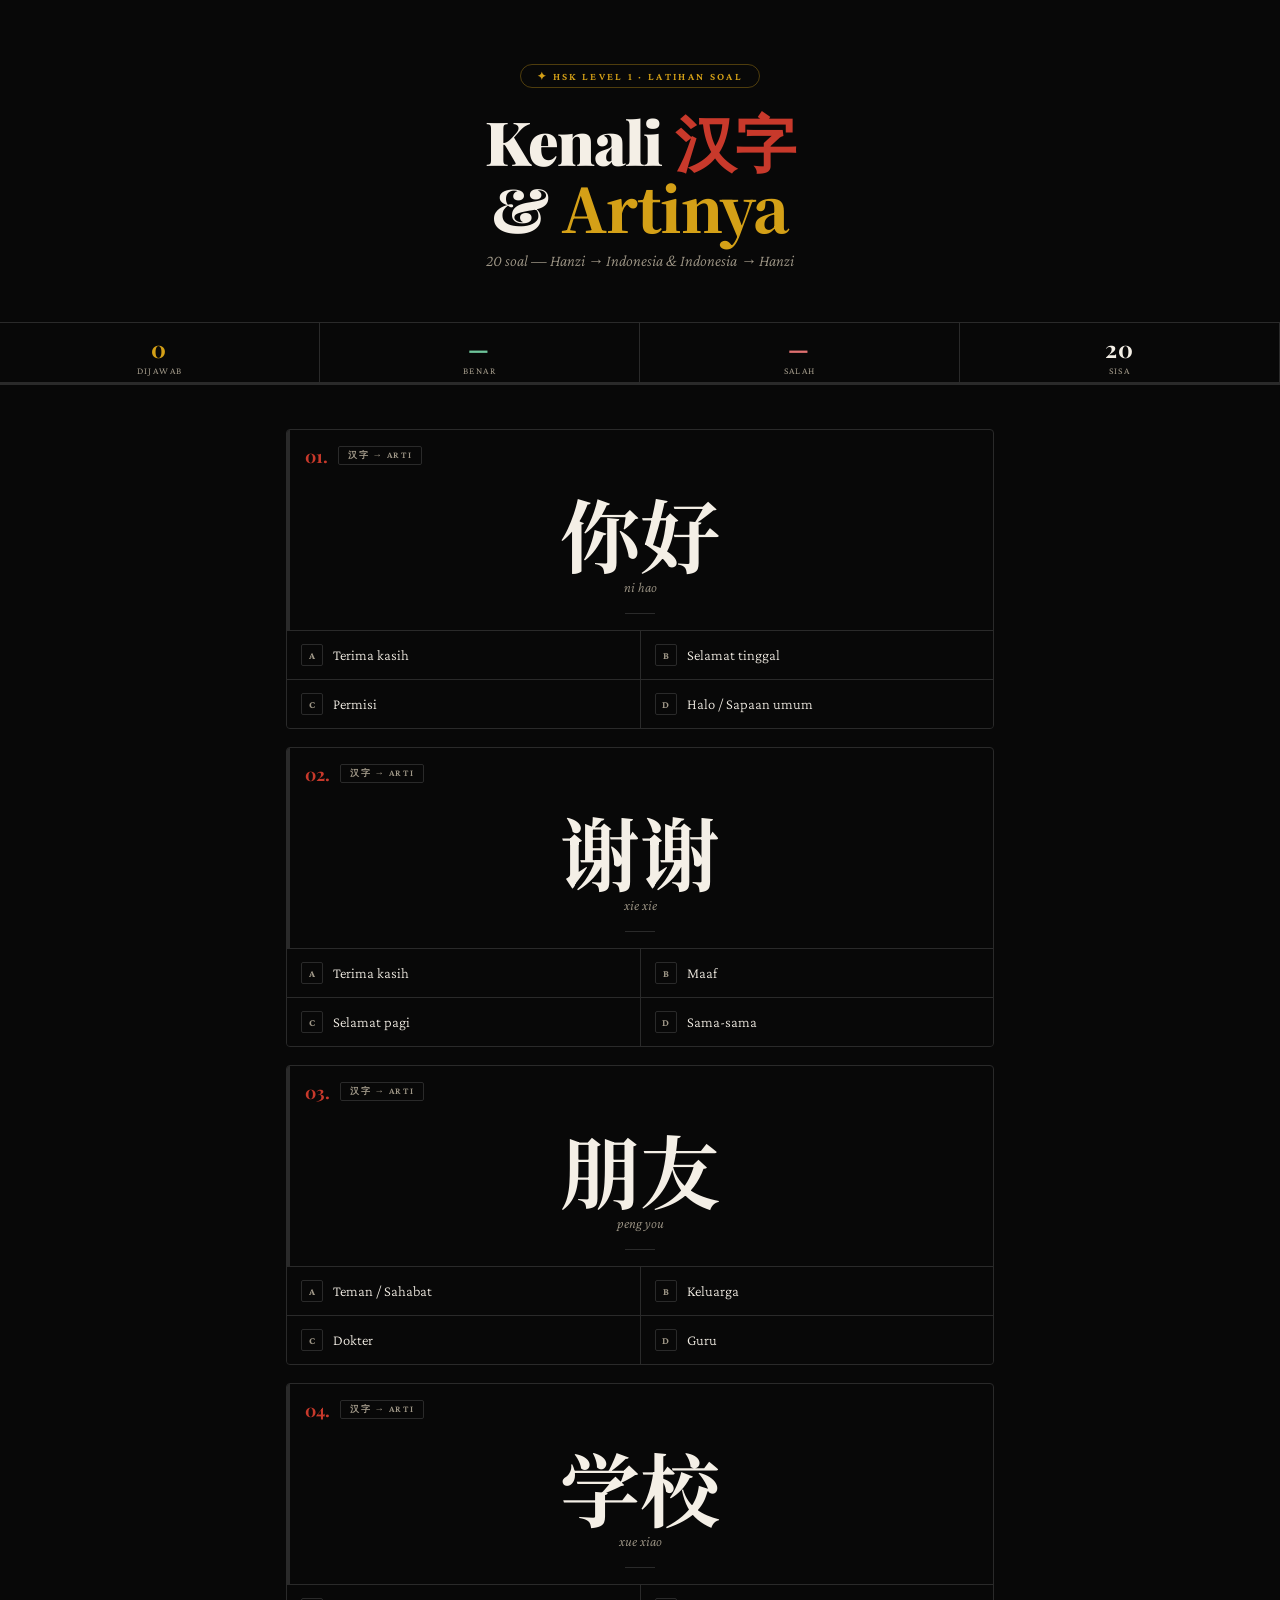
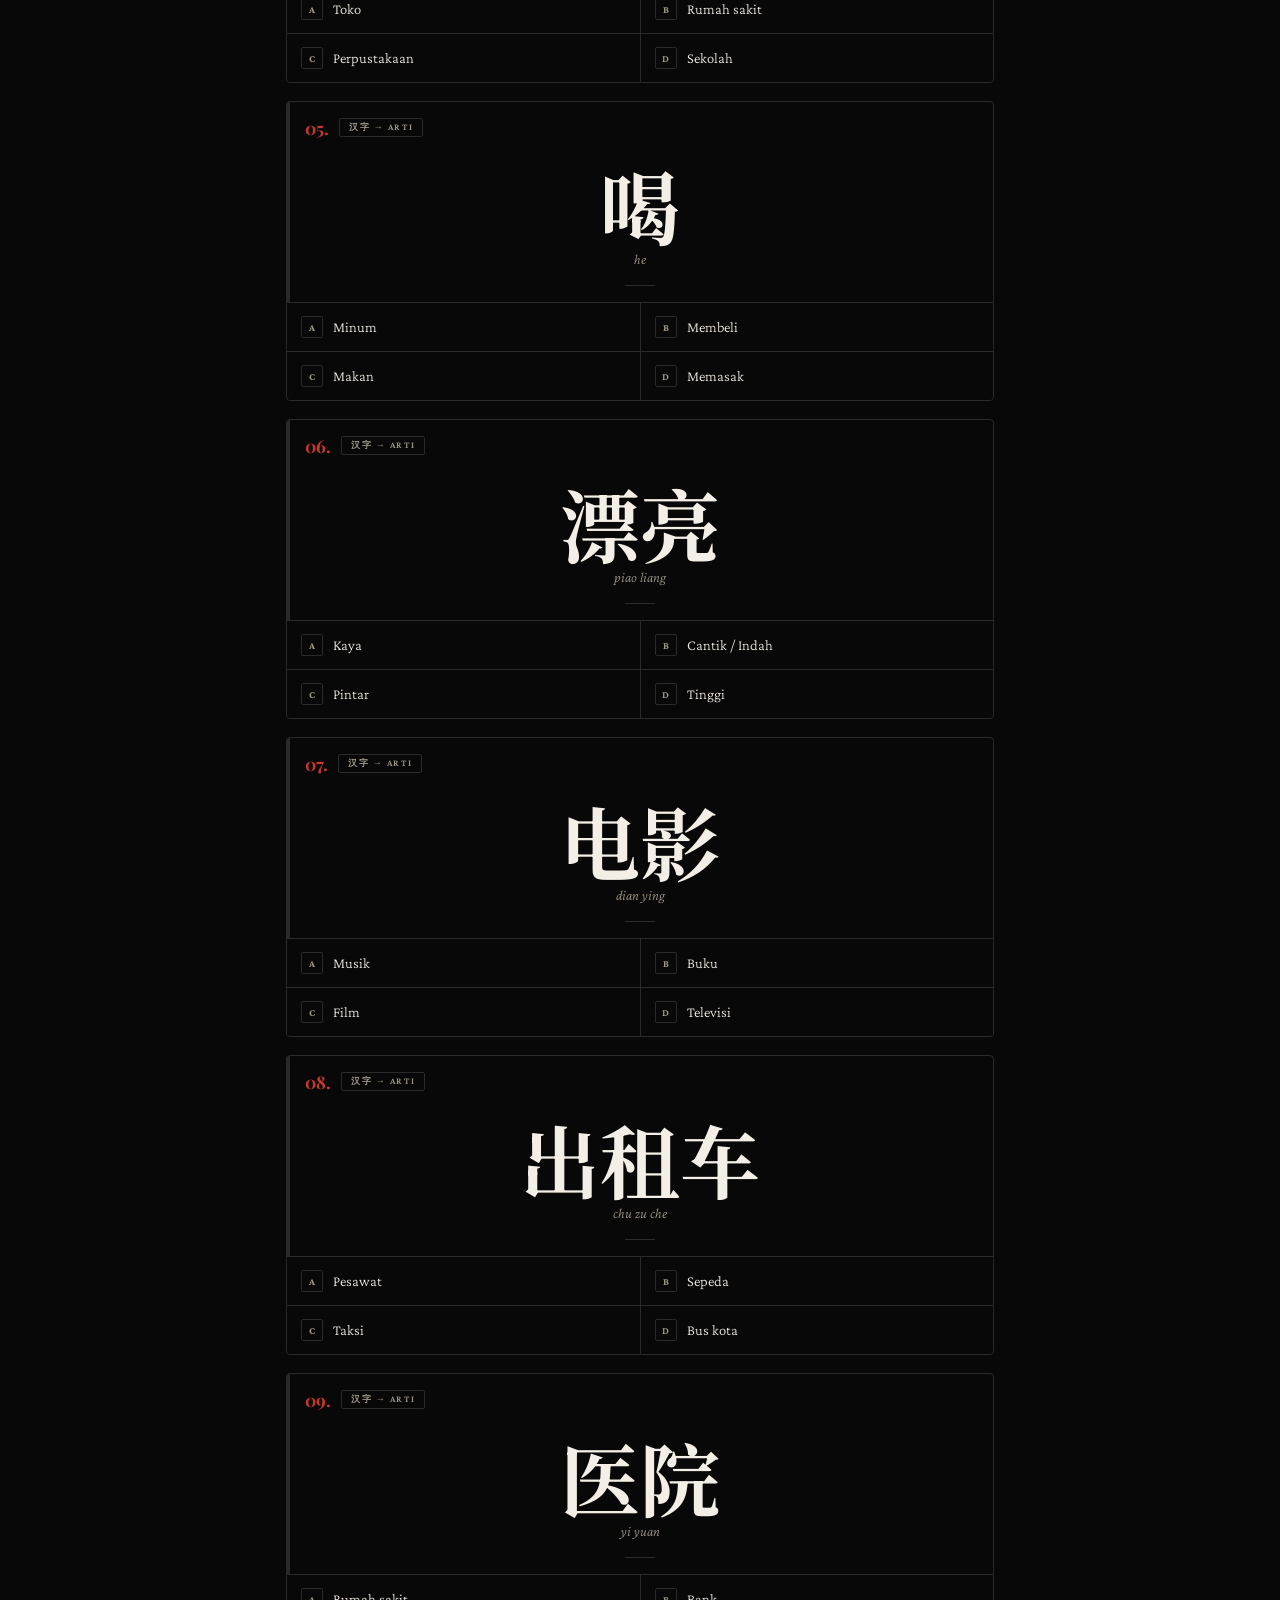
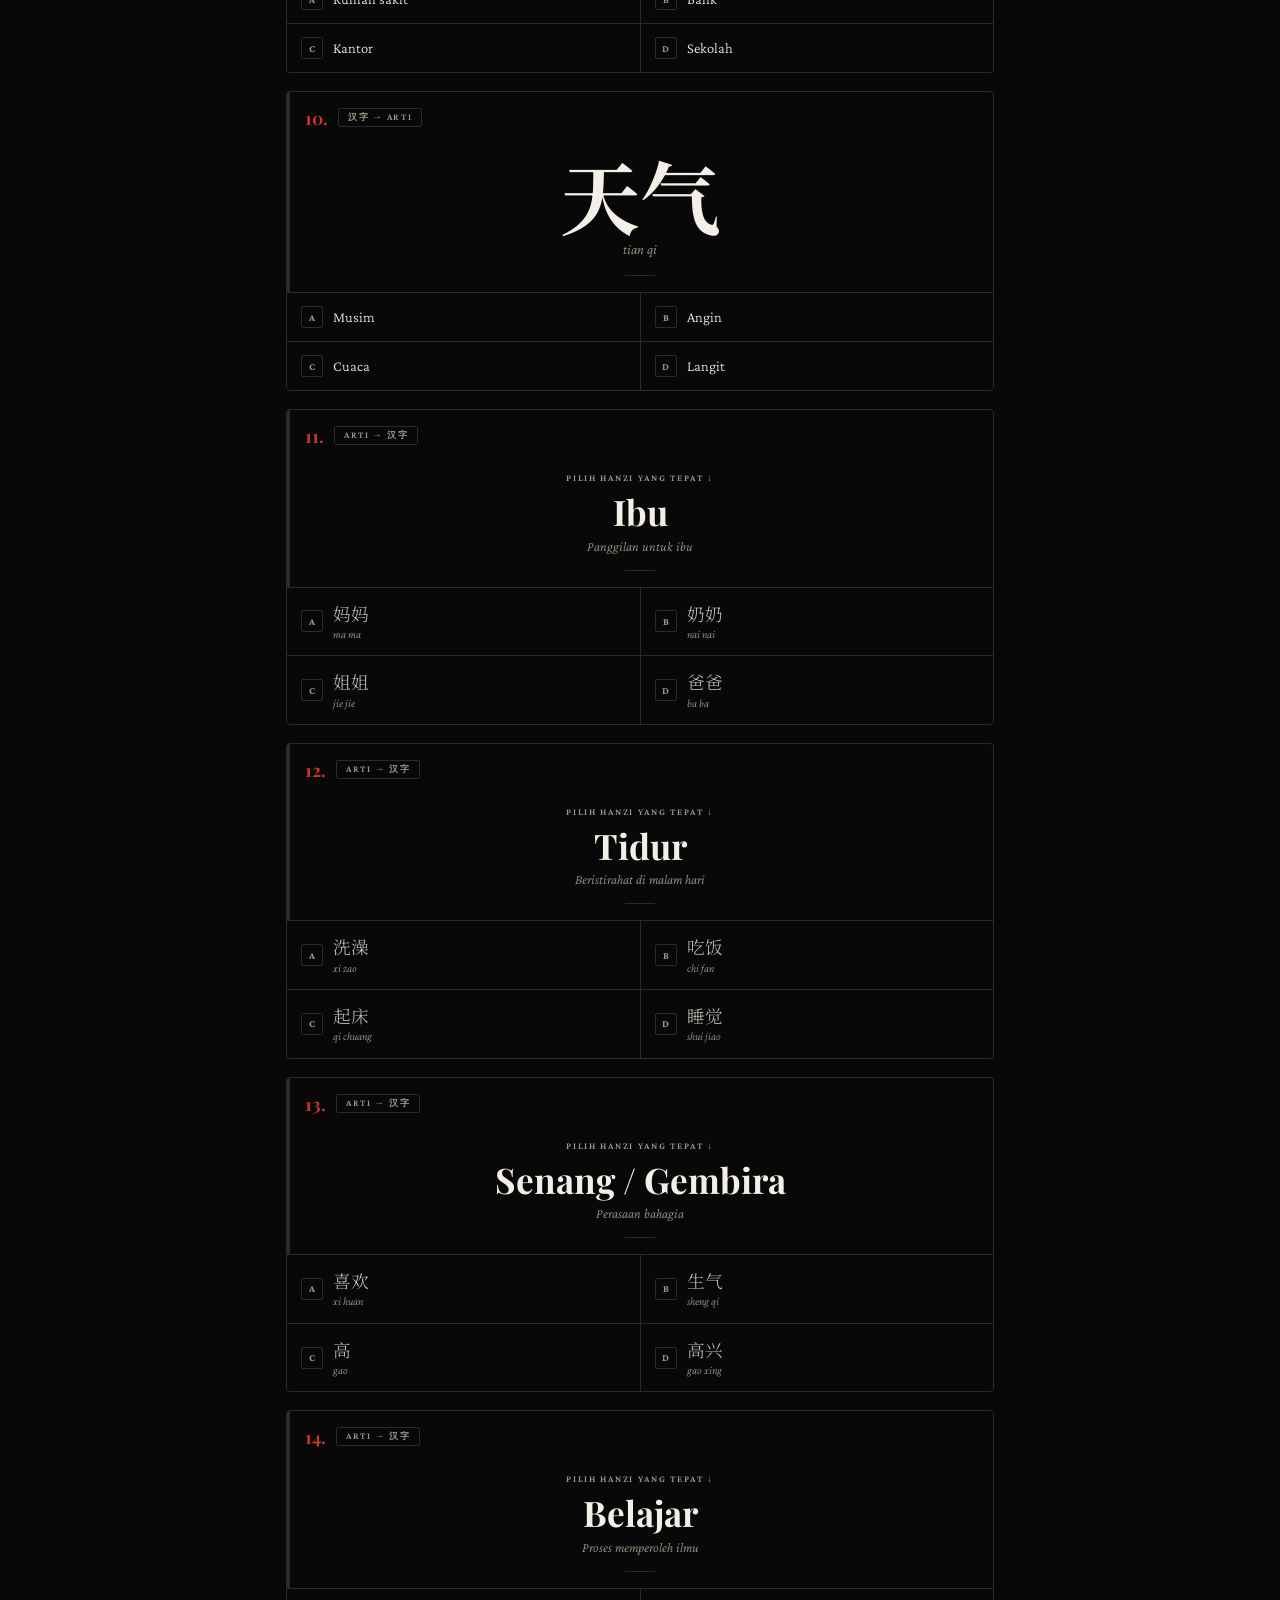
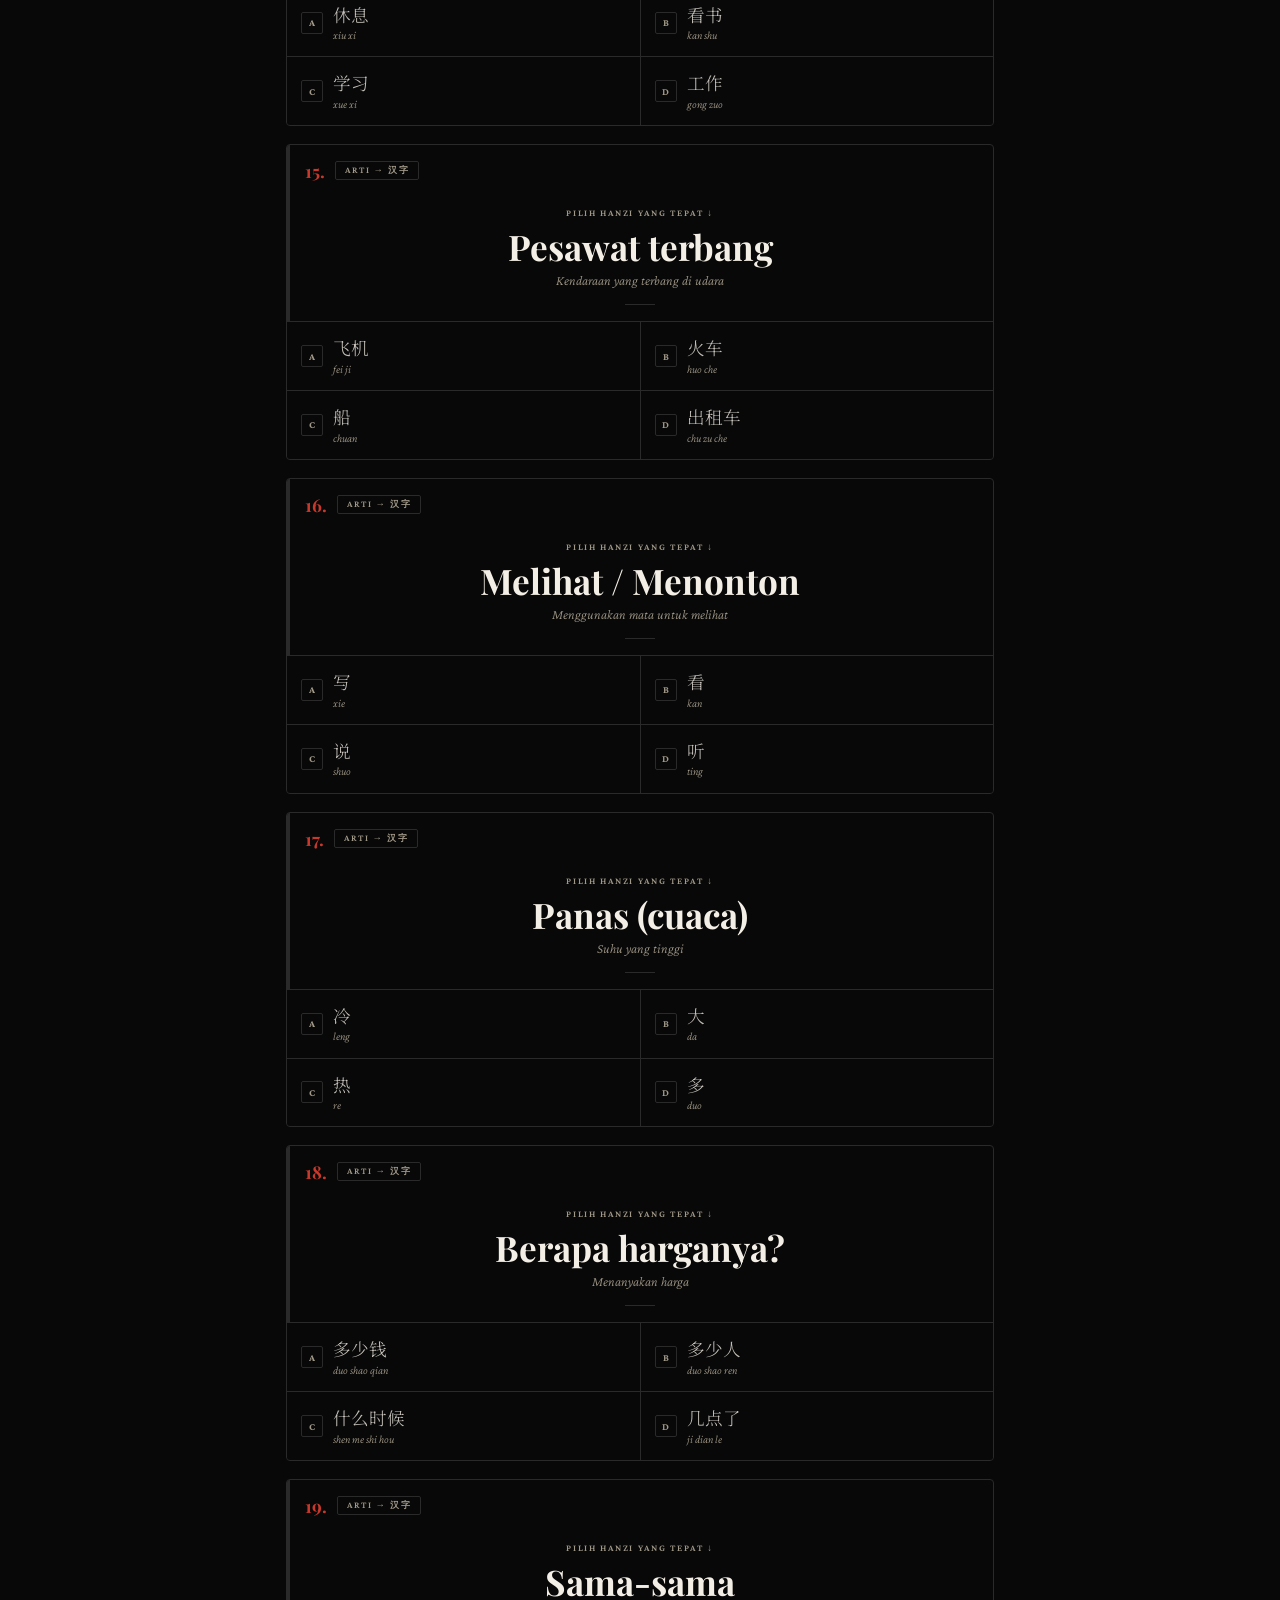
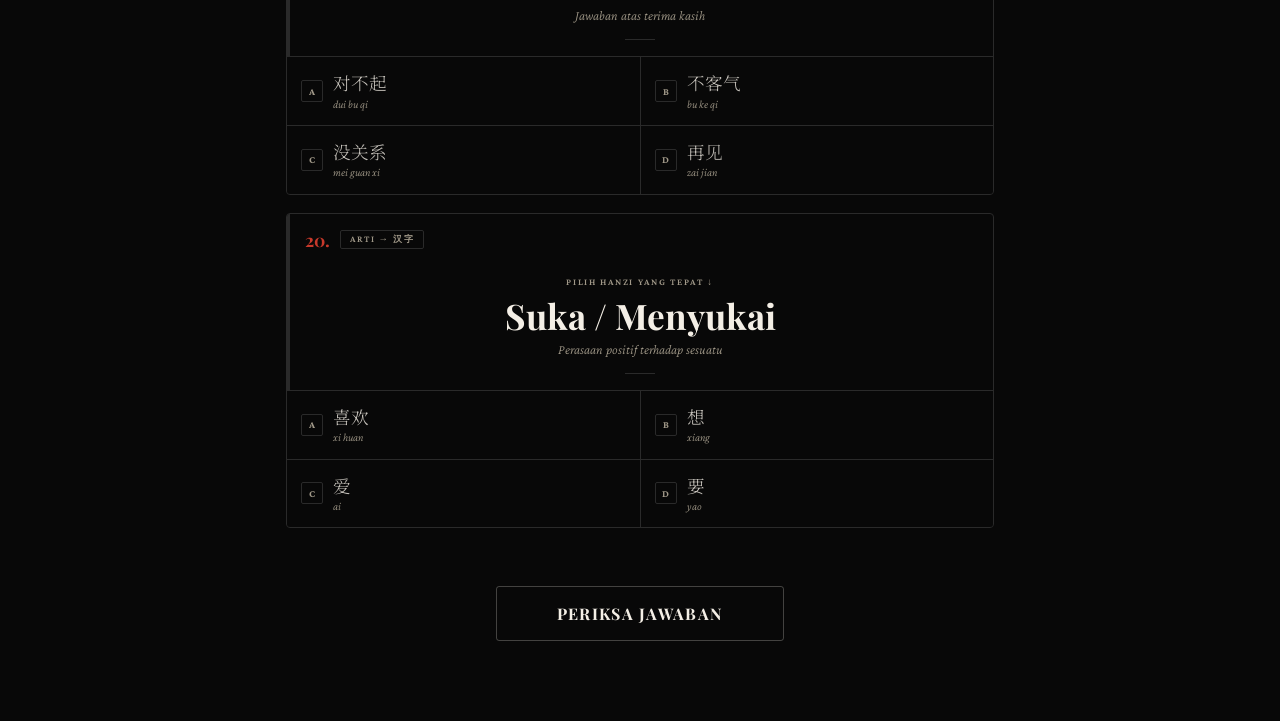
<file: latsol_hsk1_hanzi.html>
<!DOCTYPE html>
<html lang="id">
<head>
<meta charset="UTF-8"/>
<meta name="viewport" content="width=device-width,initial-scale=1.0"/>
<title>Latihan HSK 1 — Hanzi & Arti</title>
<link href="https://fonts.googleapis.com/css2?family=Playfair+Display:wght@700;900&family=Crimson+Pro:ital,wght@0,300;0,400;0,600;1,300&family=Noto+Serif+SC:wght@400;700;900&display=swap" rel="stylesheet"/>
<style>
*,*::before,*::after{box-sizing:border-box;margin:0;padding:0}
:root{
  --void:#080808;
  --paper:#F4EFE6;
  --red:#C8392B;
  --gold:#D4A017;
  --smoke:#1A1A1A;
  --ash:#A09888;
  --line:#2A2A2A;
}
html{scroll-behavior:smooth}
body{background:var(--void);color:var(--paper);font-family:'Crimson Pro',Georgia,serif;min-height:100vh;overflow-x:hidden}

/* HEADER */
header{position:relative;padding:64px 28px 52px;text-align:center;border-bottom:1px solid var(--line);overflow:hidden}
.hbg{
  position:absolute;font-family:'Noto Serif SC',serif;font-size:20rem;font-weight:900;
  color:rgba(200,57,43,.04);line-height:1;top:50%;left:50%;transform:translate(-50%,-52%);
  pointer-events:none;user-select:none;transition:opacity .4s;
}
.pill{
  display:inline-flex;align-items:center;gap:7px;
  border:1px solid rgba(212,160,23,.35);padding:5px 16px;border-radius:99px;
  font-size:.66rem;letter-spacing:.22em;text-transform:uppercase;
  color:var(--gold);margin-bottom:20px;font-weight:600;
}
h1{font-family:'Playfair Display',serif;font-size:clamp(2rem,7vw,3.8rem);font-weight:900;line-height:1.08;letter-spacing:-.02em}
h1 .red{color:var(--red)}
h1 .gold{font-family:'Noto Serif SC',serif;color:var(--gold)}
.sub{margin-top:12px;font-size:1rem;color:var(--ash);font-style:italic;font-weight:300}

/* RIBBON */
#ribbon{
  display:flex;position:sticky;top:0;z-index:50;
  background:var(--void);border-bottom:1px solid var(--line);
}
.rc{
  flex:1;text-align:center;padding:10px 0 8px;
  border-right:1px solid var(--line);
  font-size:.6rem;letter-spacing:.14em;text-transform:uppercase;color:var(--ash);
}
.rc:last-child{border-right:none}
.rv{display:block;font-family:'Playfair Display',serif;font-size:1.45rem;font-weight:700;color:var(--paper);margin-bottom:1px;transition:color .3s}
.rv.g{color:#6EC49A}
.rv.r{color:#E07070}
.rv.gold{color:var(--gold)}
#pbar-wrap{position:absolute;bottom:0;left:0;right:0;height:2px;background:var(--line)}
#pbar{height:2px;background:linear-gradient(90deg,var(--red),var(--gold));width:0%;transition:width .4s ease}

/* MAIN */
main{max-width:740px;margin:0 auto;padding:44px 16px 40px}

/* CARD */
.qcard{
  position:relative;border:1px solid var(--line);border-radius:4px;
  margin-bottom:18px;overflow:hidden;
  animation:cardIn .4s ease both;
}
.qcard::before{content:'';position:absolute;left:0;top:0;bottom:0;width:3px;background:var(--line);transition:background .25s}
.qcard.done::before{background:var(--gold)}
.qcard.err{border-color:var(--red)!important;box-shadow:0 0 0 2px rgba(200,57,43,.18)}
@keyframes cardIn{from{opacity:0;transform:translateY(16px)}to{opacity:1;transform:translateY(0)}}

.qtop{display:flex;align-items:center;gap:10px;padding:14px 18px 0;flex-wrap:wrap}
.qnum{font-family:'Playfair Display',serif;font-size:1.1rem;font-weight:700;color:var(--red)}
.qtag{font-size:.59rem;letter-spacing:.16em;text-transform:uppercase;color:var(--ash);border:1px solid var(--line);padding:2px 9px;border-radius:2px;font-weight:600}

/* Hanzi display */
.hz-wrap{display:flex;justify-content:center;align-items:center;padding:26px 18px 18px}
.hz-big{font-family:'Noto Serif SC',serif;font-size:clamp(3.2rem,11vw,5rem);font-weight:700;color:var(--paper);line-height:1;text-align:center}
.hz-py{font-size:.88rem;font-style:italic;color:var(--ash);text-align:center;margin-top:6px;font-weight:300}
.divider{width:30px;height:1px;background:var(--line);margin:0 auto 16px}

/* Arti display */
.arti-wrap{padding:26px 18px 16px;text-align:center}
.arti-label{font-size:.59rem;letter-spacing:.18em;text-transform:uppercase;color:var(--ash);margin-bottom:8px;font-weight:600}
.arti-text{font-family:'Playfair Display',serif;font-size:clamp(1.5rem,5vw,2.2rem);font-weight:700;color:var(--paper);line-height:1.2}
.arti-sub{font-size:.84rem;font-style:italic;color:var(--ash);margin-top:5px;font-weight:300}

/* OPTIONS */
.opts{display:grid;grid-template-columns:1fr 1fr;gap:1px;border-top:1px solid var(--line);background:var(--line)}
.opt{
  background:var(--void);padding:13px 14px;
  display:flex;align-items:center;gap:10px;
  cursor:pointer;transition:background .15s;user-select:none;position:relative;
}
.opt:hover{background:#0F0F0F}
.opt input{display:none}
.oletter{
  width:22px;height:22px;border-radius:2px;border:1px solid var(--line);
  display:flex;align-items:center;justify-content:center;
  font-size:.63rem;font-weight:700;color:var(--ash);flex-shrink:0;transition:all .15s;
}
.otext{font-size:.92rem;line-height:1.45;color:var(--paper);font-weight:300}
.otext .zh{font-family:'Noto Serif SC',serif;font-size:1.1rem;display:block;color:rgba(244,239,230,.8)}
.otext .py{font-size:.7rem;color:var(--ash);font-style:italic;display:block}
.opt:has(input:checked) .oletter{background:var(--gold);border-color:var(--gold);color:var(--void)}
.opt.is-correct{background:#071510}
.opt.is-correct .oletter{background:#2D8A5E;border-color:#2D8A5E;color:#fff}
.opt.is-correct .otext{color:#7DCFAA}
.opt.is-correct::after{content:'✓';position:absolute;right:12px;top:50%;transform:translateY(-50%);font-size:.75rem;color:#2D8A5E;font-weight:700}
.opt.is-wrong{background:#150707}
.opt.is-wrong .oletter{background:#8B2020;border-color:#8B2020;color:#fff}
.opt.is-wrong .otext{color:#E07070}
.opt.is-wrong::after{content:'✗';position:absolute;right:12px;top:50%;transform:translateY(-50%);font-size:.75rem;color:#8B2020;font-weight:700}

/* EXPLANATION */
.qexp{display:none;border-top:1px solid var(--line);padding:13px 18px;font-size:.83rem;line-height:1.65;color:var(--ash);font-style:italic;background:#0C0C0C}
.qexp.show{display:block;animation:fadeIn .3s ease}
@keyframes fadeIn{from{opacity:0}to{opacity:1}}
.qexp b{color:var(--gold);font-style:normal}

/* SUBMIT */
#sub-area{max-width:740px;margin:0 auto;padding:0 16px 80px;text-align:center}
#sbtn{
  font-family:'Playfair Display',serif;font-size:1rem;font-weight:700;
  letter-spacing:.08em;text-transform:uppercase;
  background:transparent;color:var(--paper);
  border:1px solid rgba(244,239,230,.25);
  padding:16px 60px;border-radius:3px;cursor:pointer;
  transition:all .25s;position:relative;overflow:hidden;
}
#sbtn::before{
  content:'';position:absolute;inset:0;background:var(--red);
  transform:scaleX(0);transform-origin:left;transition:transform .3s ease;z-index:-1;
}
#sbtn:hover{border-color:var(--red)}
#sbtn:hover::before{transform:scaleX(1)}
#sbtn:disabled{opacity:.3;cursor:not-allowed}
#warnmsg{margin-top:12px;font-size:.82rem;color:rgba(200,57,43,.8);font-style:italic;display:none}

/* RESULT */
#result{display:none;margin-top:48px;border:1px solid var(--line);border-radius:4px;overflow:hidden;animation:cardIn .5s ease both}
.rhead{background:var(--smoke);padding:44px 28px;text-align:center;border-bottom:1px solid var(--line)}
.rlabel{font-size:.62rem;letter-spacing:.2em;text-transform:uppercase;color:var(--ash);margin-bottom:10px;font-weight:600}
.rscore{font-family:'Playfair Display',serif;font-size:clamp(4rem,13vw,6rem);font-weight:900;line-height:1}
.rof{font-size:.88rem;color:var(--ash);margin-top:6px;font-style:italic}
.rpred{display:inline-block;margin-top:18px;font-family:'Playfair Display',serif;font-size:.95rem;font-style:italic;padding:8px 22px;border-radius:2px;border:1px solid}
.rstats{display:flex;border-top:1px solid var(--line)}
.rstat{flex:1;text-align:center;padding:22px 12px;border-right:1px solid var(--line)}
.rstat:last-child{border-right:none}
.rsv{font-family:'Playfair Display',serif;font-size:1.9rem;font-weight:700}
.rsl{font-size:.6rem;letter-spacing:.14em;text-transform:uppercase;color:var(--ash);margin-top:3px;font-weight:600}
#retrybtn{
  display:block;width:100%;font-family:'Playfair Display',serif;
  font-size:.88rem;font-weight:700;letter-spacing:.1em;text-transform:uppercase;
  background:transparent;color:var(--paper);border:none;
  border-top:1px solid var(--line);padding:18px;cursor:pointer;transition:background .2s;
}
#retrybtn:hover{background:#111}

@media(max-width:480px){
  .opts{grid-template-columns:1fr}
  .hz-big{font-size:3rem}
  .arti-text{font-size:1.4rem}
}
</style>
</head>
<body>

<header>
  <div class="hbg" id="bgc">汉</div>
  <div class="pill">✦ HSK Level 1 · Latihan Soal</div>
  <h1>Kenali <span class="red">汉字</span><br>&amp; <span class="gold">Artinya</span></h1>
  <p class="sub">20 soal — Hanzi → Indonesia &amp; Indonesia → Hanzi</p>
</header>

<div id="ribbon">
  <div class="rc"><span class="rv gold" id="rv0">0</span>Dijawab</div>
  <div class="rc"><span class="rv g" id="rv1">—</span>Benar</div>
  <div class="rc"><span class="rv r" id="rv2">—</span>Salah</div>
  <div class="rc"><span class="rv" id="rv3">20</span>Sisa</div>
  <div id="pbar-wrap"><div id="pbar"></div></div>
</div>

<main id="qform"></main>

<div id="sub-area">
  <button id="sbtn">Periksa Jawaban</button>
  <p id="warnmsg">⚠ Masih ada soal yang belum dijawab.</p>
  <div id="result"></div>
</div>

<script>
var soal = [
  {t:'h2i', hz:'你好', py:'ni hao',
   jaw:'Halo / Sapaan umum',
   sal:['Terima kasih','Selamat tinggal','Permisi'],
   tip:'你好 adalah sapaan paling umum. 你 = kamu, 好 = baik. Bentuk formal: 您好.'},
  {t:'h2i', hz:'谢谢', py:'xie xie',
   jaw:'Terima kasih',
   sal:['Maaf','Sama-sama','Selamat pagi'],
   tip:'谢谢 = terima kasih. Dibalas dengan 不客气 (sama-sama).'},
  {t:'h2i', hz:'朋友', py:'peng you',
   jaw:'Teman / Sahabat',
   sal:['Keluarga','Guru','Dokter'],
   tip:'朋友 = teman. 朋 dan 友 keduanya bermakna teman.'},
  {t:'h2i', hz:'学校', py:'xue xiao',
   jaw:'Sekolah',
   sal:['Rumah sakit','Perpustakaan','Toko'],
   tip:'学校 = sekolah. 学 = belajar, 校 = institusi.'},
  {t:'h2i', hz:'喝', py:'he',
   jaw:'Minum',
   sal:['Makan','Memasak','Membeli'],
   tip:'喝 = minum. Contoh: 喝茶 = minum teh, 喝水 = minum air.'},
  {t:'h2i', hz:'漂亮', py:'piao liang',
   jaw:'Cantik / Indah',
   sal:['Pintar','Kaya','Tinggi'],
   tip:'漂亮 = cantik/indah. Contoh: 她很漂亮 = Dia sangat cantik.'},
  {t:'h2i', hz:'电影', py:'dian ying',
   jaw:'Film',
   sal:['Musik','Buku','Televisi'],
   tip:'电影 = film. 电 = listrik, 影 = bayangan. Bioskop = 电影院.'},
  {t:'h2i', hz:'出租车', py:'chu zu che',
   jaw:'Taksi',
   sal:['Pesawat','Bus kota','Sepeda'],
   tip:'出租车 = taksi. 出租 = menyewakan, 车 = kendaraan.'},
  {t:'h2i', hz:'医院', py:'yi yuan',
   jaw:'Rumah sakit',
   sal:['Bank','Kantor','Sekolah'],
   tip:'医院 = rumah sakit. 医 = medis, 院 = gedung. Dokter = 医生.'},
  {t:'h2i', hz:'天气', py:'tian qi',
   jaw:'Cuaca',
   sal:['Musim','Langit','Angin'],
   tip:'天气 = cuaca. 天 = langit/hari, 气 = udara/hawa.'},
  {t:'i2h', arti:'Ibu', sub:'Panggilan untuk ibu',
   jaw:{hz:'妈妈', py:'ma ma'},
   sal:[{hz:'爸爸',py:'ba ba'},{hz:'姐姐',py:'jie jie'},{hz:'奶奶',py:'nai nai'}],
   tip:'妈妈 = ibu. Bedakan: 爸爸 = ayah, 奶奶 = nenek.'},
  {t:'i2h', arti:'Tidur', sub:'Beristirahat di malam hari',
   jaw:{hz:'睡觉', py:'shui jiao'},
   sal:[{hz:'起床',py:'qi chuang'},{hz:'洗澡',py:'xi zao'},{hz:'吃饭',py:'chi fan'}],
   tip:'睡觉 = tidur. Lawannya: 起床 = bangun tidur.'},
  {t:'i2h', arti:'Senang / Gembira', sub:'Perasaan bahagia',
   jaw:{hz:'高兴', py:'gao xing'},
   sal:[{hz:'喜欢',py:'xi huan'},{hz:'生气',py:'sheng qi'},{hz:'高',py:'gao'}],
   tip:'高兴 = senang. Sering dipakai: 很高兴认识你 = senang berkenalan.'},
  {t:'i2h', arti:'Belajar', sub:'Proses memperoleh ilmu',
   jaw:{hz:'学习', py:'xue xi'},
   sal:[{hz:'工作',py:'gong zuo'},{hz:'看书',py:'kan shu'},{hz:'休息',py:'xiu xi'}],
   tip:'学习 = belajar. 学 = mempelajari, 习 = melatih/mengulang.'},
  {t:'i2h', arti:'Pesawat terbang', sub:'Kendaraan yang terbang di udara',
   jaw:{hz:'飞机', py:'fei ji'},
   sal:[{hz:'出租车',py:'chu zu che'},{hz:'火车',py:'huo che'},{hz:'船',py:'chuan'}],
   tip:'飞机 = pesawat. 飞 = terbang, 机 = mesin. Bandara = 机场.'},
  {t:'i2h', arti:'Melihat / Menonton', sub:'Menggunakan mata untuk melihat',
   jaw:{hz:'看', py:'kan'},
   sal:[{hz:'听',py:'ting'},{hz:'说',py:'shuo'},{hz:'写',py:'xie'}],
   tip:'看 = melihat/menonton. 听 = mendengar, 说 = berbicara, 写 = menulis.'},
  {t:'i2h', arti:'Panas (cuaca)', sub:'Suhu yang tinggi',
   jaw:{hz:'热', py:'re'},
   sal:[{hz:'冷',py:'leng'},{hz:'大',py:'da'},{hz:'多',py:'duo'}],
   tip:'热 = panas. Lawannya: 冷 = dingin. Contoh: 天气太热了！'},
  {t:'i2h', arti:'Berapa harganya?', sub:'Menanyakan harga',
   jaw:{hz:'多少钱', py:'duo shao qian'},
   sal:[{hz:'几点了',py:'ji dian le'},{hz:'什么时候',py:'shen me shi hou'},{hz:'多少人',py:'duo shao ren'}],
   tip:'多少钱？= Berapa harganya? 钱 = uang.'},
  {t:'i2h', arti:'Sama-sama', sub:'Jawaban atas terima kasih',
   jaw:{hz:'不客气', py:'bu ke qi'},
   sal:[{hz:'没关系',py:'mei guan xi'},{hz:'对不起',py:'dui bu qi'},{hz:'再见',py:'zai jian'}],
   tip:'不客气 = sama-sama (setelah 谢谢). 没关系 = tidak apa-apa (setelah maaf).'},
  {t:'i2h', arti:'Suka / Menyukai', sub:'Perasaan positif terhadap sesuatu',
   jaw:{hz:'喜欢', py:'xi huan'},
   sal:[{hz:'爱',py:'ai'},{hz:'要',py:'yao'},{hz:'想',py:'xiang'}],
   tip:'喜欢 = suka. 爱 = cinta (lebih dalam). 想 = mau/rindu. 要 = ingin/perlu.'}
];

function shuffle(arr) {
  var a = arr.slice();
  for (var i = a.length - 1; i > 0; i--) {
    var j = Math.floor(Math.random() * (i + 1));
    var tmp = a[i]; a[i] = a[j]; a[j] = tmp;
  }
  return a;
}

var bgChars = ['汉','字','你','好','学','爱','家','中','语','人'];
var bgIdx = 0;
var bgEl = document.getElementById('bgc');
bgEl.style.transition = 'opacity .4s';
setInterval(function() {
  bgEl.style.opacity = '0';
  setTimeout(function() {
    bgEl.textContent = bgChars[bgIdx % bgChars.length];
    bgEl.style.opacity = '1';
    bgIdx++;
  }, 400);
}, 3000);

var form = document.getElementById('qform');

soal.forEach(function(item, i) {
  var card = document.createElement('div');
  card.className = 'qcard';
  card.id = 'card' + i;
  card.style.animationDelay = (i * 0.04) + 's';

  // build options array
  var allOpts = [];
  if (item.t === 'h2i') {
    allOpts.push({label: item.jaw, isAns: true});
    item.sal.forEach(function(s) { allOpts.push({label: s, isAns: false}); });
  } else {
    allOpts.push({label: item.jaw, isAns: true});
    item.sal.forEach(function(s) { allOpts.push({label: s, isAns: false}); });
  }
  allOpts = shuffle(allOpts);

  // question body
  var qbody = '';
  if (item.t === 'h2i') {
    qbody = '<div class="hz-wrap"><div><div class="hz-big">' + item.hz + '</div><div class="hz-py">' + item.py + '</div></div></div><div class="divider"></div>';
  } else {
    qbody = '<div class="arti-wrap"><div class="arti-label">Pilih Hanzi yang tepat ↓</div><div class="arti-text">' + item.arti + '</div><div class="arti-sub">' + (item.sub || '') + '</div></div><div class="divider"></div>';
  }

  // options
  var optsHtml = '<div class="opts">';
  var lets = ['A','B','C','D'];
  allOpts.forEach(function(opt, j) {
    var inner = '';
    if (item.t === 'h2i') {
      inner = '<span class="otext">' + opt.label + '</span>';
    } else {
      inner = '<span class="otext"><span class="zh">' + opt.label.hz + '</span><span class="py">' + opt.label.py + '</span></span>';
    }
    var ansVal = opt.isAns ? '1' : '0';
    optsHtml += '<label class="opt" id="lbl' + i + '_' + j + '">' +
      '<input type="radio" name="q' + i + '" value="' + j + '" data-ans="' + ansVal + '"/>' +
      '<span class="oletter">' + lets[j] + '</span>' +
      inner + '</label>';
  });
  optsHtml += '</div>';

  var typeTag = item.t === 'h2i' ? '汉字 → Arti' : 'Arti → 汉字';

  card.innerHTML =
    '<div class="qtop"><span class="qnum">' + String(i+1).padStart(2,'0') + '.</span><span class="qtag">' + typeTag + '</span></div>' +
    qbody + optsHtml +
    '<div class="qexp" id="exp' + i + '">' + item.tip + '</div>';

  form.appendChild(card);
});

// LIVE TRACKING
var answered = 0, benar = 0, salahCount = 0;
var rv0 = document.getElementById('rv0');
var rv1 = document.getElementById('rv1');
var rv2 = document.getElementById('rv2');
var rv3 = document.getElementById('rv3');
var pbar = document.getElementById('pbar');

form.addEventListener('change', function(e) {
  if (!e.target || e.target.type !== 'radio') return;
  var card = e.target.closest('.qcard');
  if (card.classList.contains('done')) return;
  card.classList.add('done');
  answered++;
  if (e.target.getAttribute('data-ans') === '1') benar++;
  else salahCount++;
  rv0.textContent = answered;
  rv1.textContent = benar;
  rv2.textContent = salahCount;
  rv3.textContent = soal.length - answered;
  pbar.style.width = (answered / soal.length * 100) + '%';
});

// SUBMIT
document.getElementById('sbtn').addEventListener('click', function() {
  var miss = [];
  for (var i = 0; i < soal.length; i++) {
    if (!document.querySelector('input[name="q' + i + '"]:checked')) miss.push(i);
  }
  if (miss.length > 0) {
    document.getElementById('warnmsg').style.display = 'block';
    document.getElementById('card' + miss[0]).scrollIntoView({behavior:'smooth', block:'center'});
    for (var m = 0; m < miss.length; m++) document.getElementById('card' + miss[m]).classList.add('err');
    return;
  }
  document.getElementById('warnmsg').style.display = 'none';
  document.getElementById('sbtn').disabled = true;
  var allRadios = document.querySelectorAll('input[type="radio"]');
  for (var r = 0; r < allRadios.length; r++) allRadios[r].disabled = true;

  var totalBenar = 0;
  for (var i = 0; i < soal.length; i++) {
    var checked = document.querySelector('input[name="q' + i + '"]:checked');
    if (checked && checked.getAttribute('data-ans') === '1') totalBenar++;
    var radios = document.querySelectorAll('input[name="q' + i + '"]');
    for (var j = 0; j < radios.length; j++) {
      var lbl = radios[j].closest('.opt');
      if (radios[j].getAttribute('data-ans') === '1') lbl.classList.add('is-correct');
      else if (radios[j].checked) lbl.classList.add('is-wrong');
    }
    var exp = document.getElementById('exp' + i);
    if (exp) exp.classList.add('show');
  }

  var score = Math.round(totalBenar / soal.length * 100);
  var predText, predColor;
  if (score >= 90) { predText = 'Luar Biasa — Kamu kuasai HSK 1!'; predColor = '#D4A017'; }
  else if (score >= 75) { predText = 'Sangat Baik — Hampir sempurna!'; predColor = '#6EC49A'; }
  else if (score >= 60) { predText = 'Baik — Terus berlatih!'; predColor = '#D4A017'; }
  else if (score >= 40) { predText = 'Cukup — Ulangi kosakata dasar.'; predColor = '#E09050'; }
  else { predText = 'Semangat — Coba lagi, kamu bisa!'; predColor = '#C8392B'; }

  var rb = document.getElementById('result');
  rb.innerHTML =
    '<div class="rhead">' +
      '<div class="rlabel">Hasil Akhir</div>' +
      '<div class="rscore" style="color:' + predColor + '">' + score + '<span style="font-size:.38em;vertical-align:super">%</span></div>' +
      '<div class="rof">' + totalBenar + ' dari ' + soal.length + ' soal benar</div>' +
      '<div class="rpred" style="color:' + predColor + ';border-color:' + predColor + '">' + predText + '</div>' +
    '</div>' +
    '<div class="rstats">' +
      '<div class="rstat"><div class="rsv" style="color:#6EC49A">' + totalBenar + '</div><div class="rsl">Benar</div></div>' +
      '<div class="rstat"><div class="rsv" style="color:#E07070">' + (soal.length - totalBenar) + '</div><div class="rsl">Salah</div></div>' +
      '<div class="rstat"><div class="rsv" style="color:#D4A017">' + score + '%</div><div class="rsl">Nilai</div></div>' +
    '</div>' +
    '<button id="retrybtn">↺ Coba Lagi</button>';
  rb.style.display = 'block';
  rb.scrollIntoView({behavior:'smooth', block:'start'});
  document.getElementById('retrybtn').addEventListener('click', function() { location.reload(); });
});
</script>
</body>
</html>
</file>
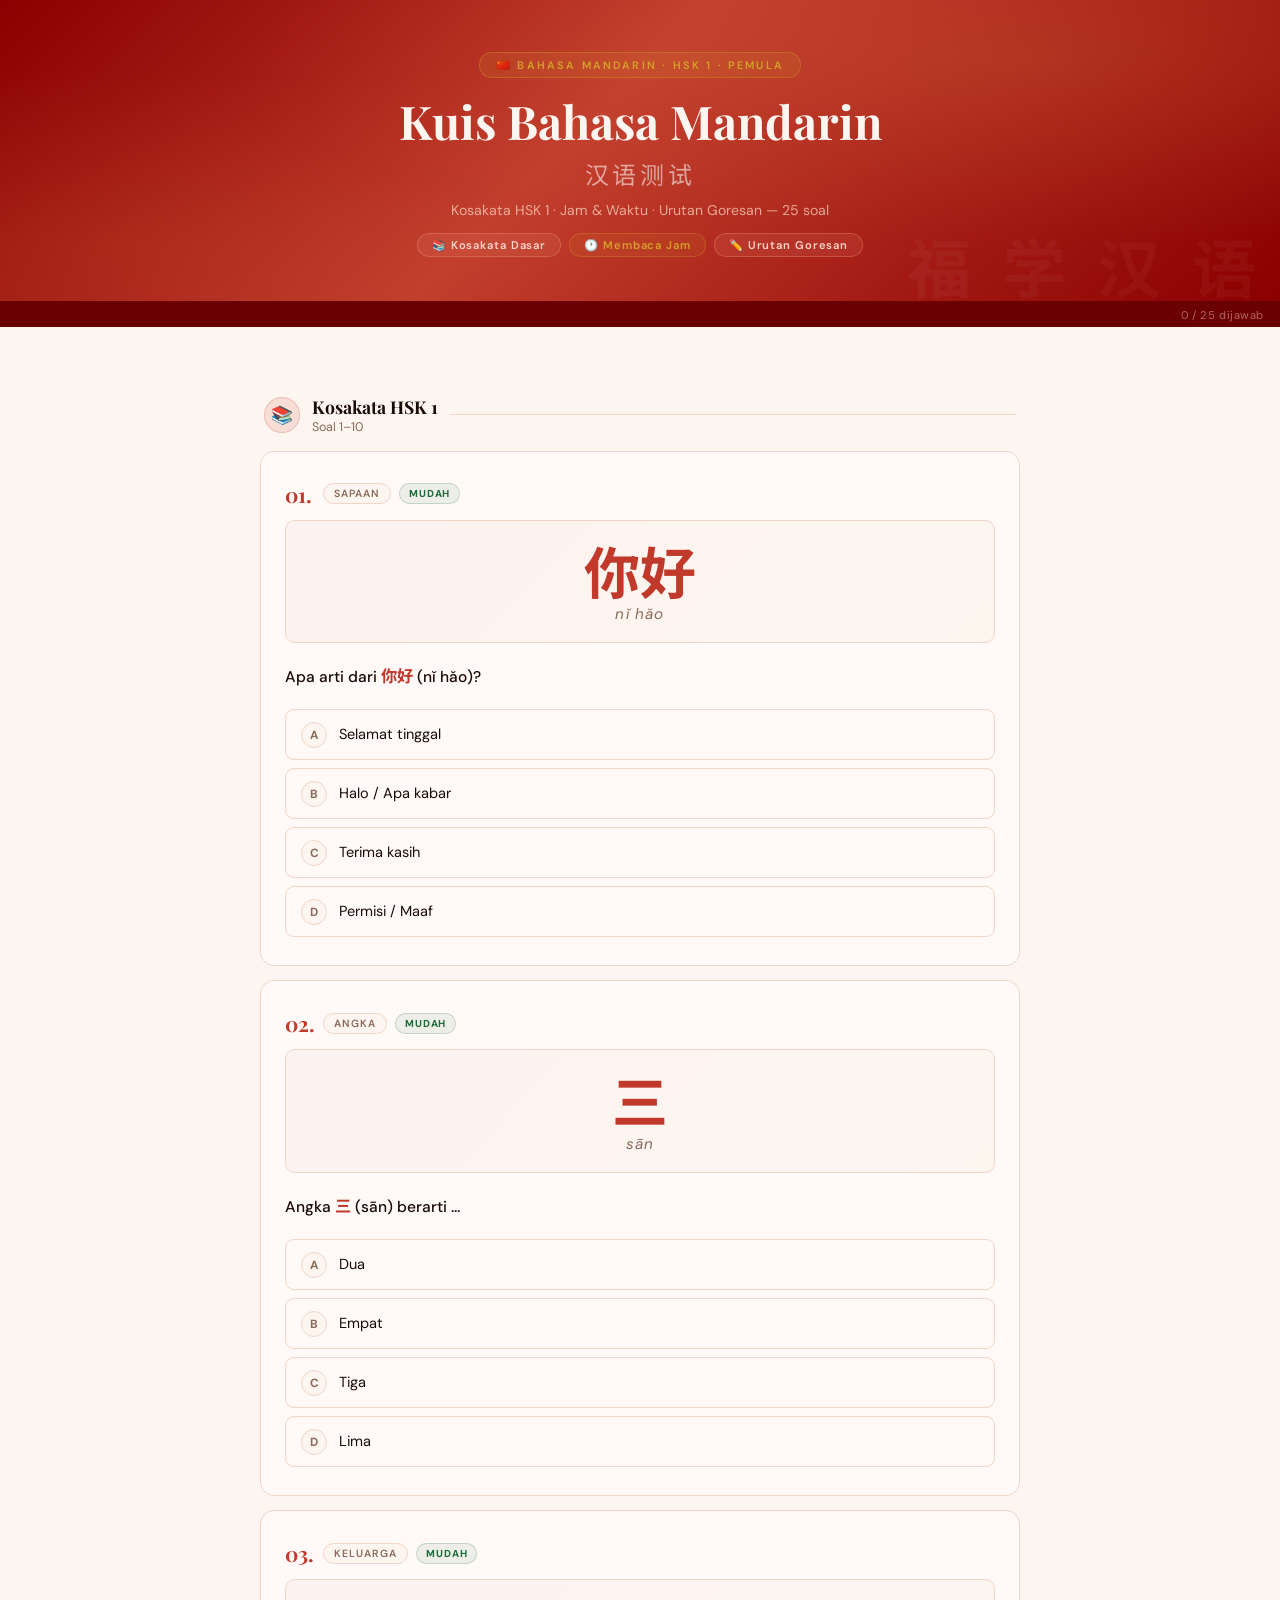
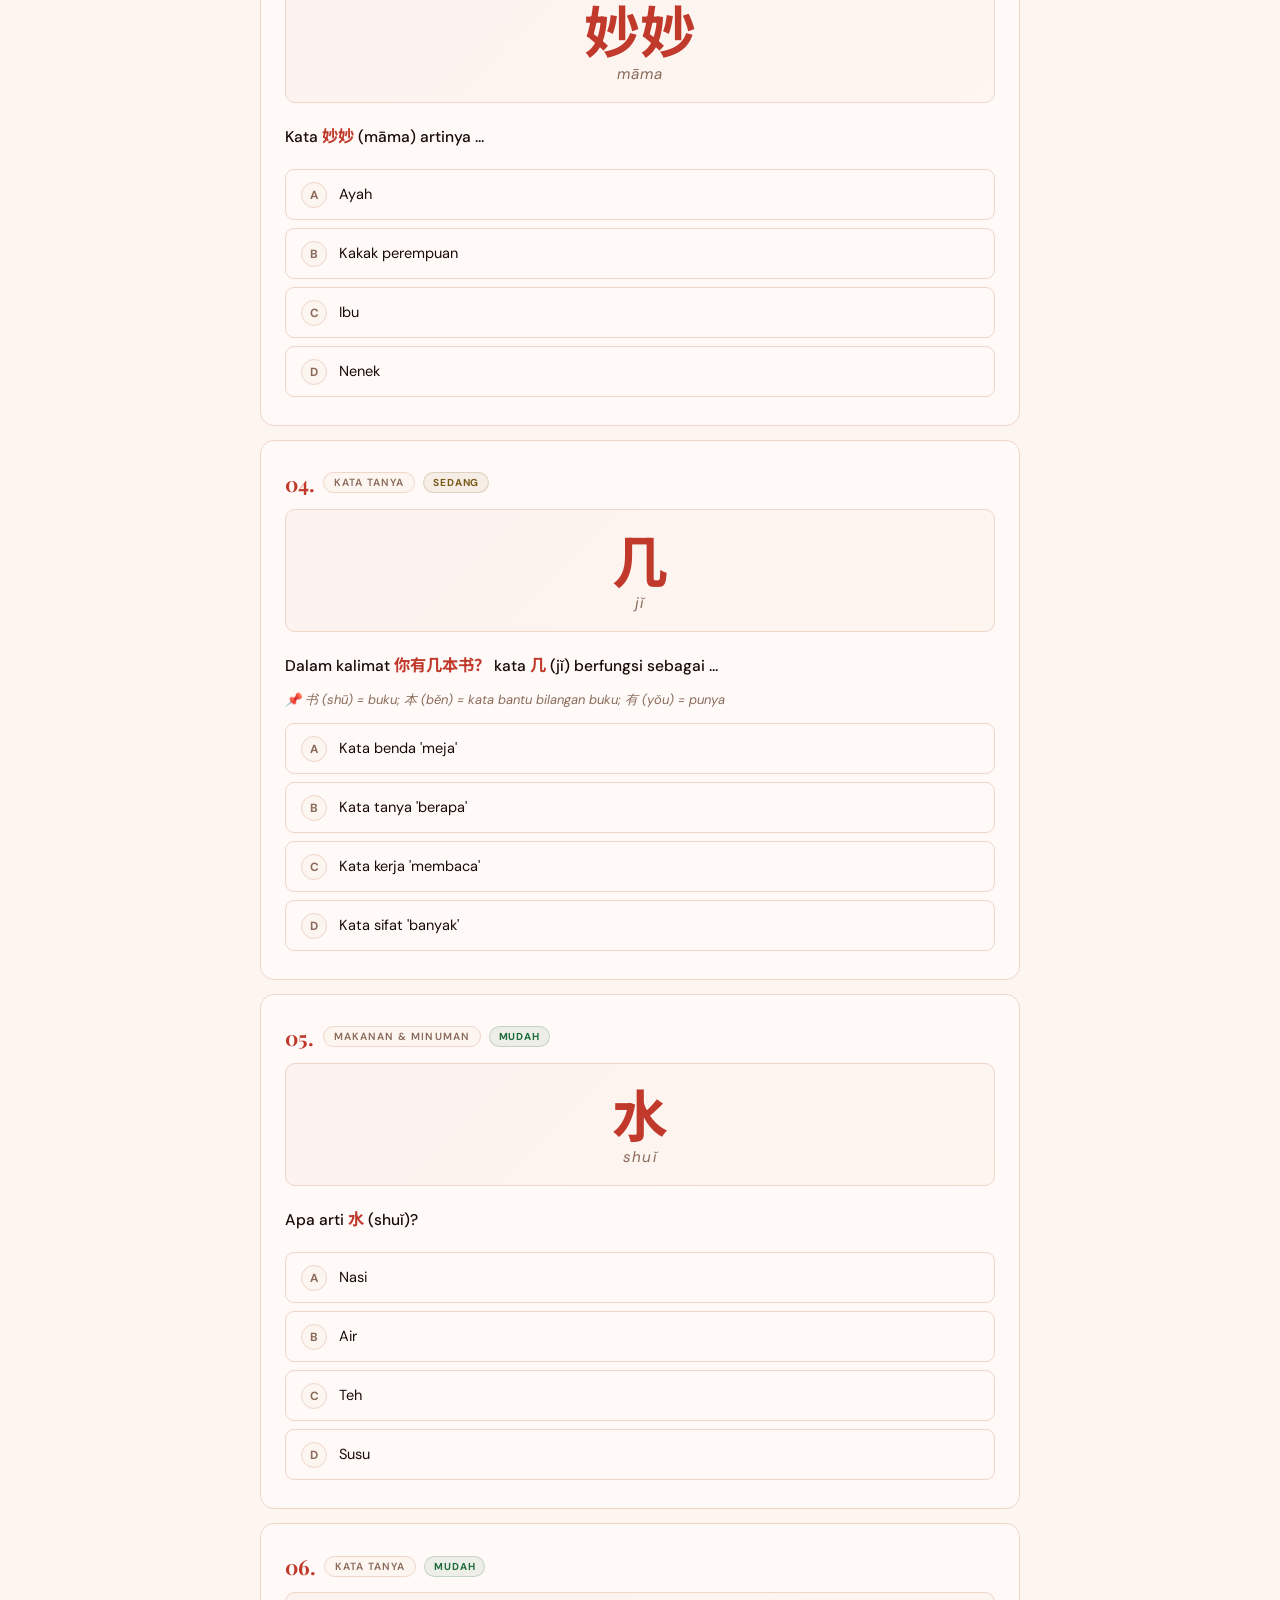
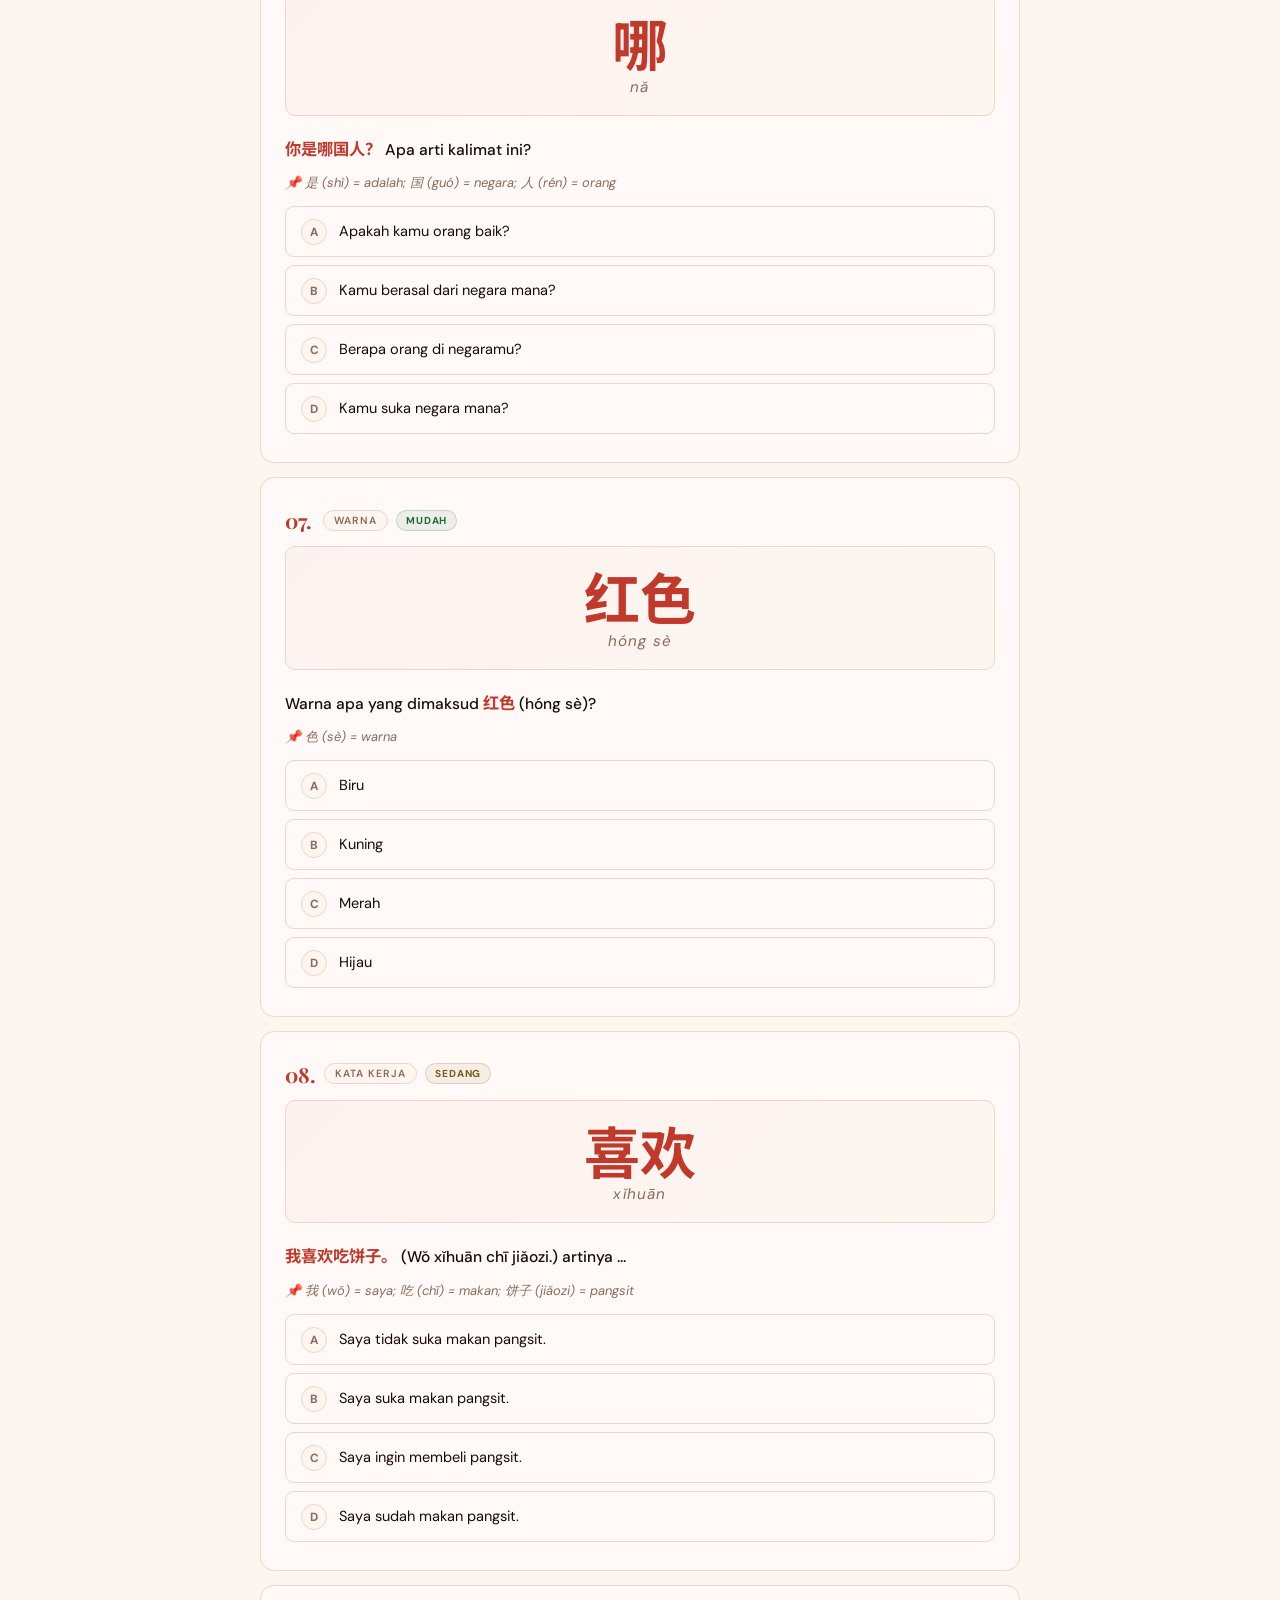
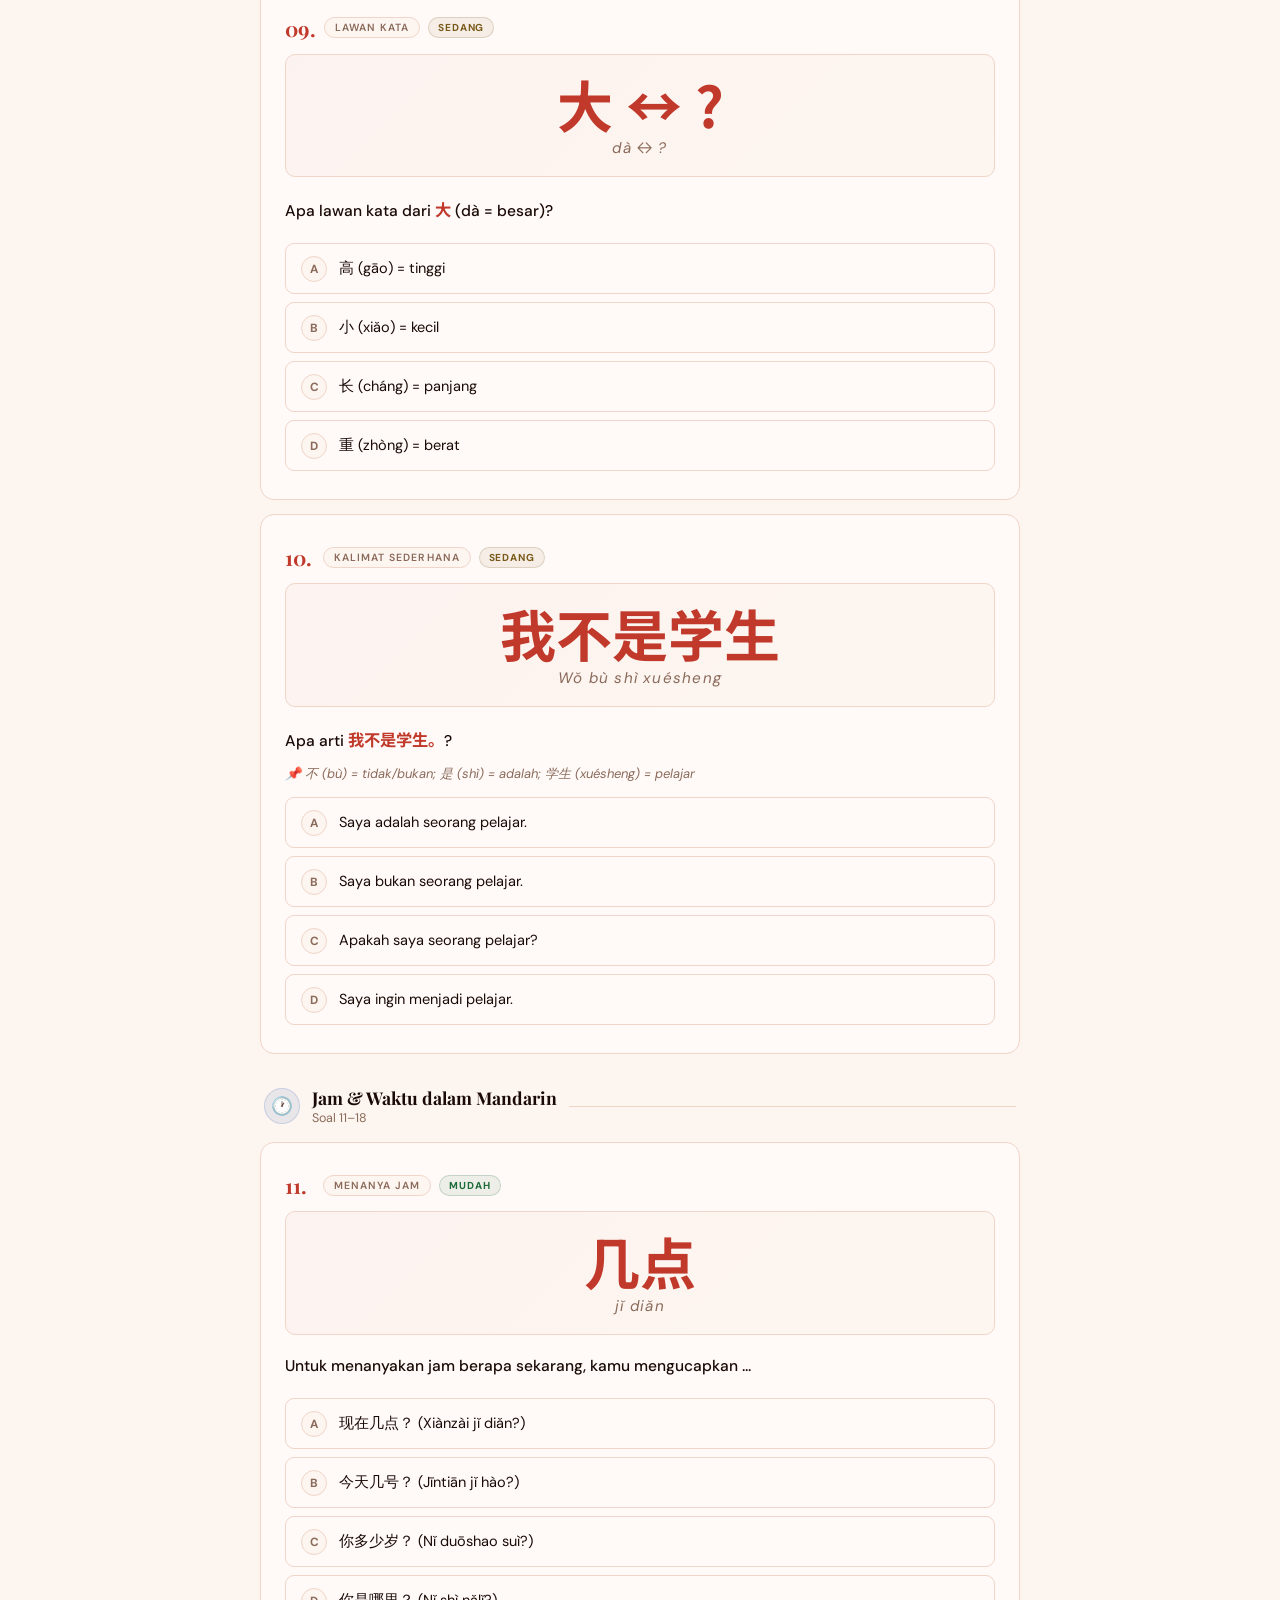
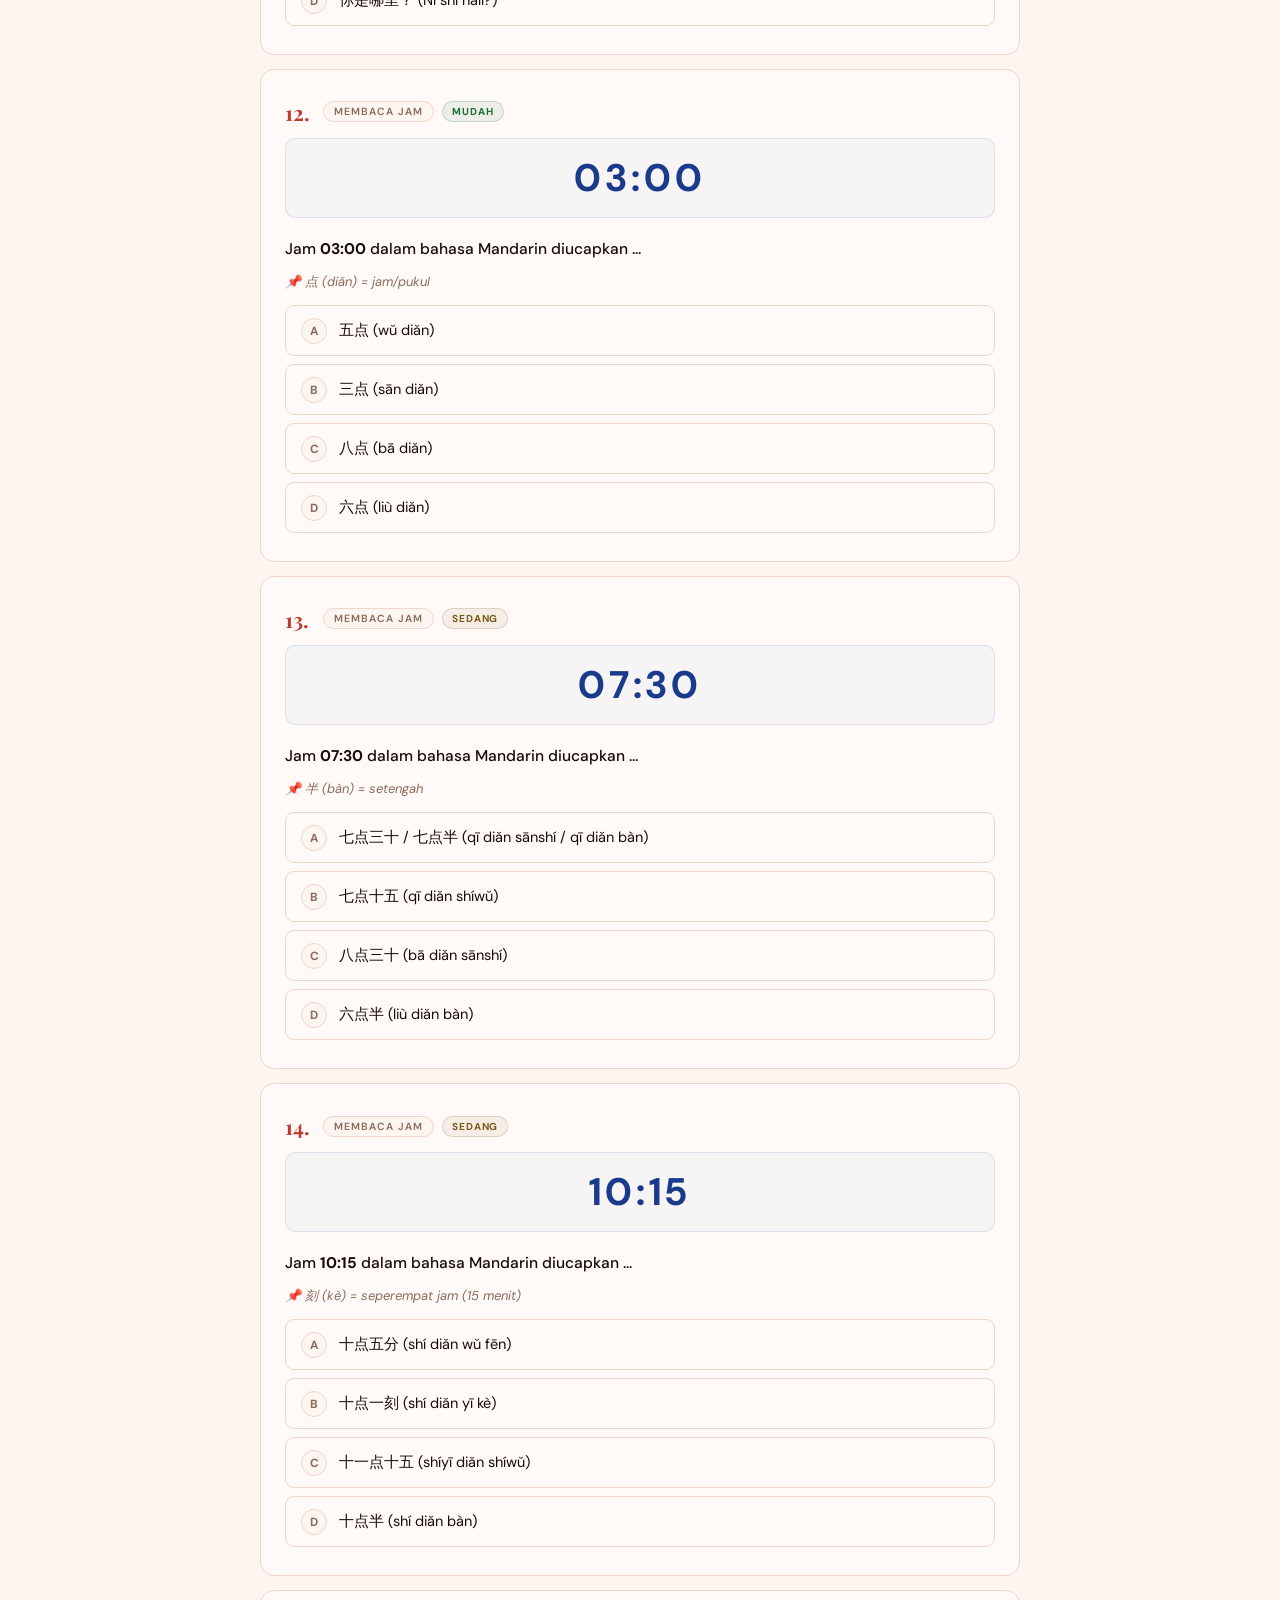
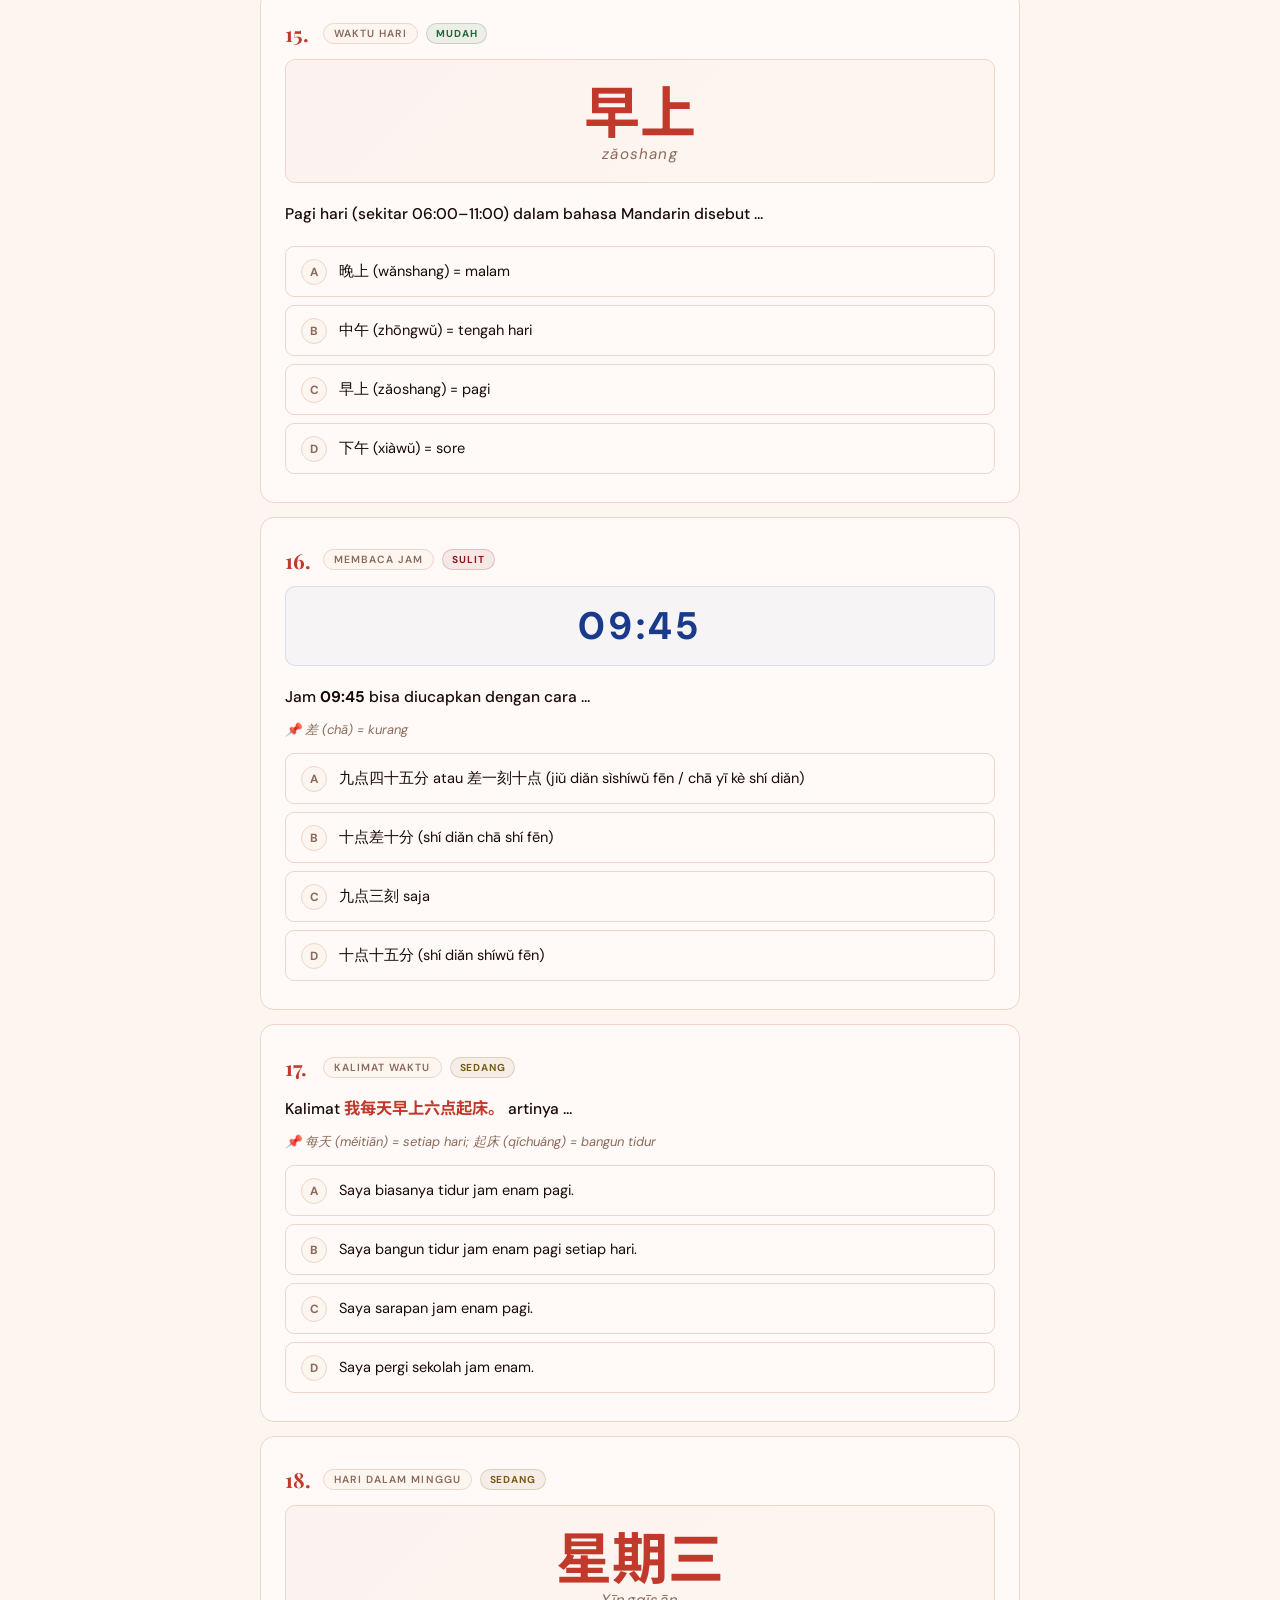
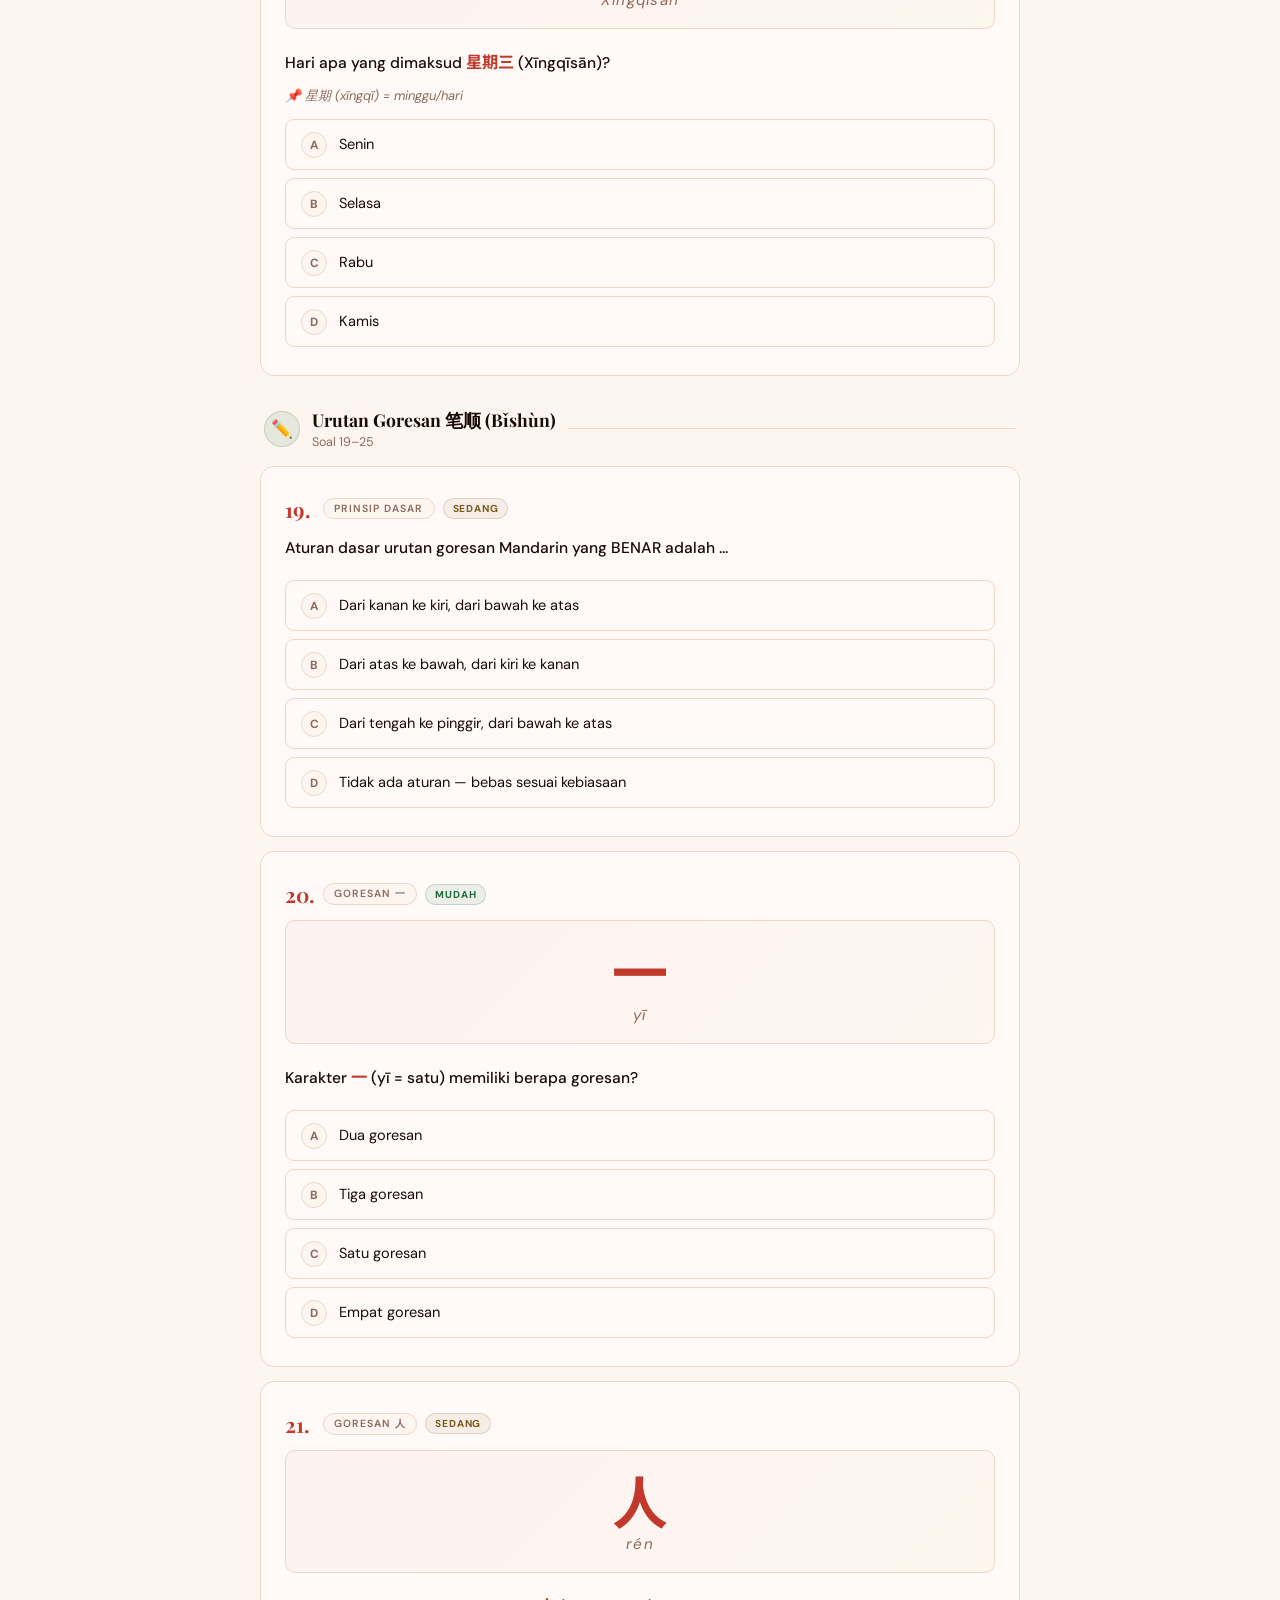
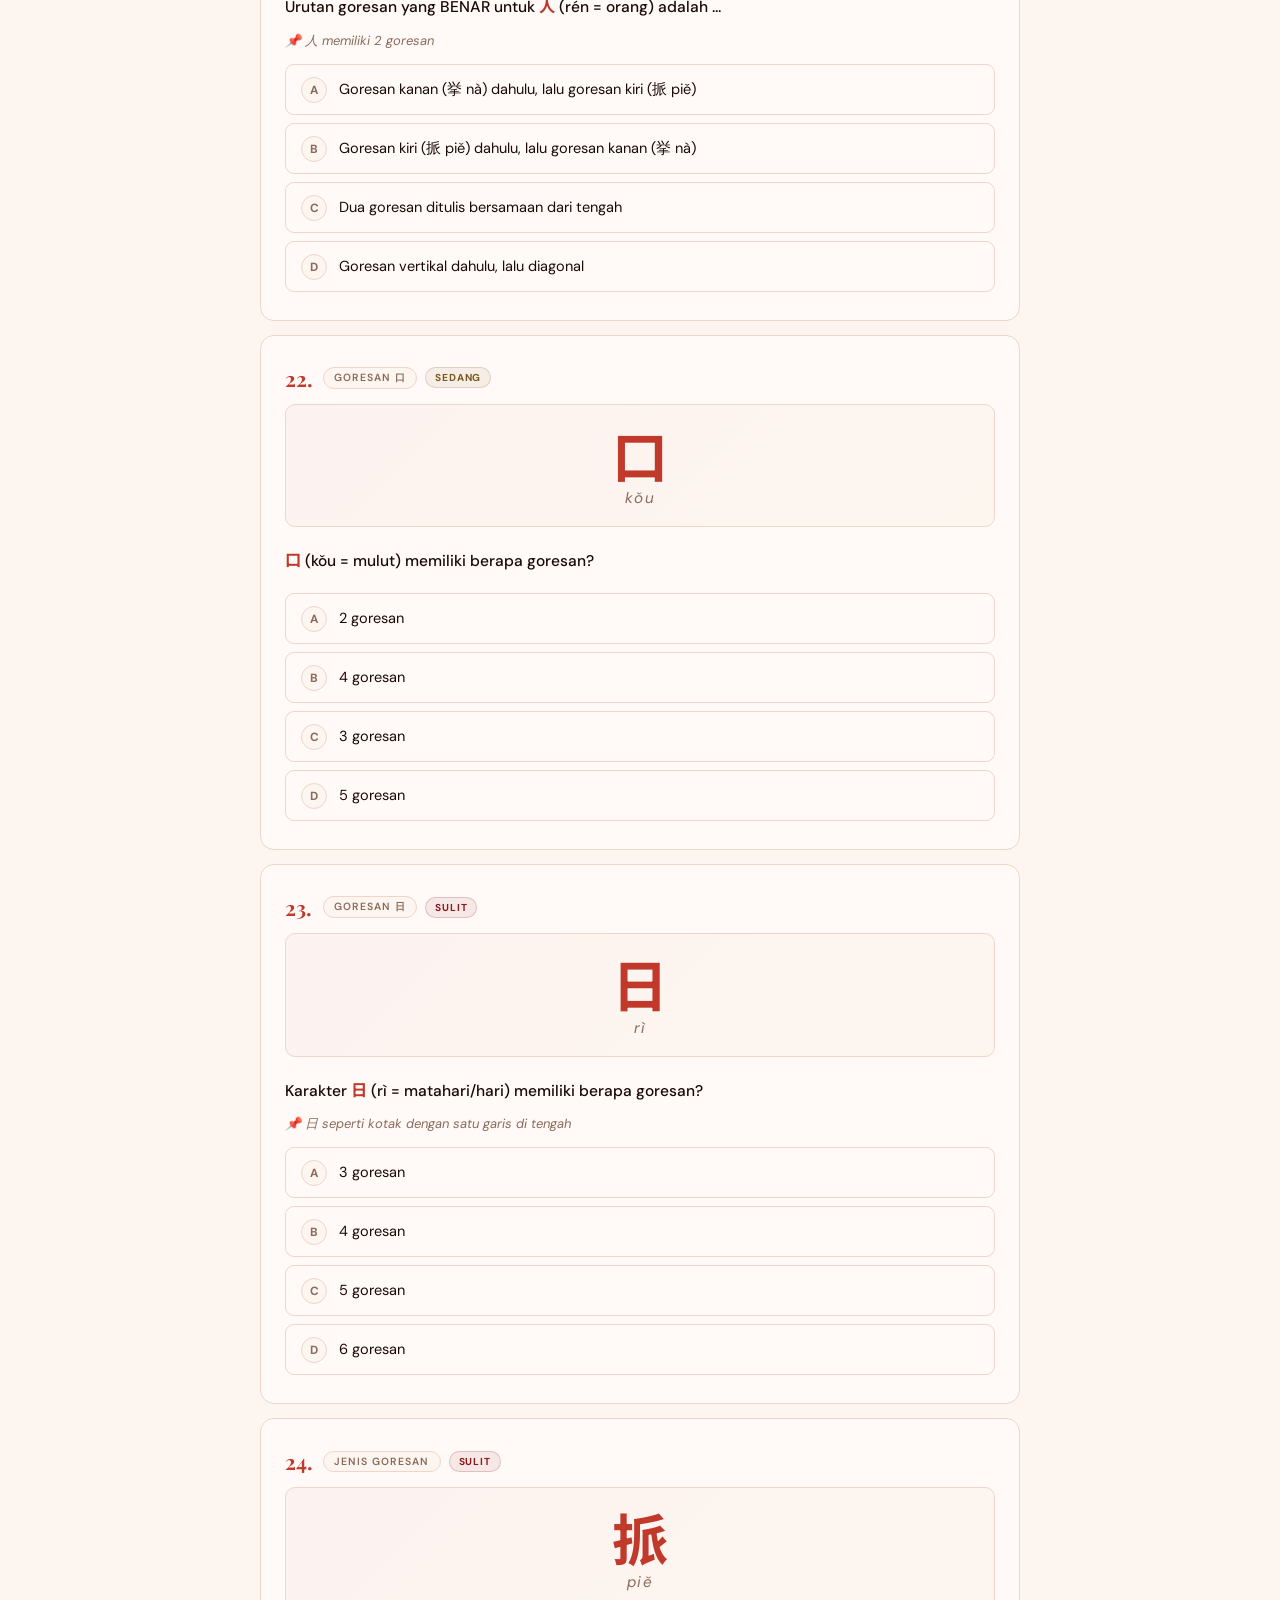
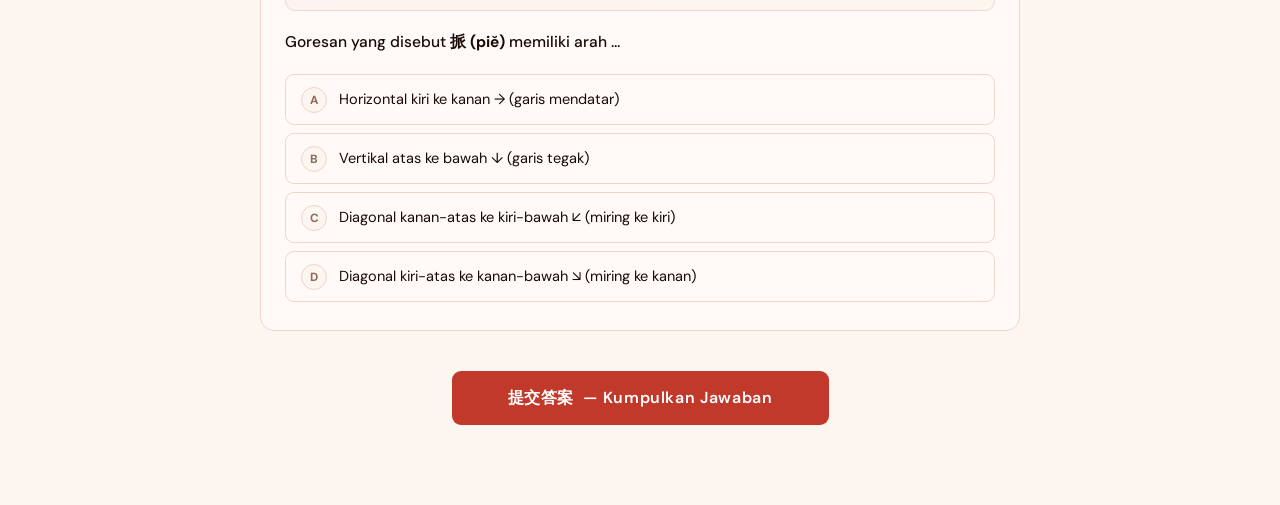
<file: mandarin_hsk1.html>
<!DOCTYPE html>
<html lang="id">
<head>
  <meta charset="UTF-8"/>
  <meta name="viewport" content="width=device-width, initial-scale=1.0"/>
  <title>Kuis Bahasa Mandarin — HSK 1 + Jam + Goresan</title>
  <link href="https://fonts.googleapis.com/css2?family=Noto+Sans+SC:wght@400;500;700&family=Playfair+Display:wght@700&family=DM+Sans:wght@400;500;600&display=swap" rel="stylesheet"/>
  <style>
    *, *::before, *::after { box-sizing: border-box; margin: 0; padding: 0; }
    :root {
      --bg: #FDF5F0; --surface: #FFFAF8; --ink: #1A0A06;
      --muted: #8A6A5A; --accent: #C0392B; --border: #F0D5C8;
      --correct: #1E6B3A; --wrong: #8B1A1A; --radius: 14px; --gold: #D4A02A;
    }
    html { scroll-behavior: smooth; }
    body { font-family: 'DM Sans', sans-serif; background: var(--bg); color: var(--ink); min-height: 100vh; padding: 0 0 80px; }

    header {
      background: linear-gradient(135deg, #8B0000 0%, #C0392B 45%, #8B0000 100%);
      color: #FDF5F0; padding: 52px 24px 44px; text-align: center; position: relative; overflow: hidden;
    }
    header::before {
      content: ''; position: absolute; inset: 0;
      background: radial-gradient(ellipse at 80% 20%, rgba(255,200,100,.12) 0%, transparent 55%),
                  radial-gradient(ellipse at 10% 80%, rgba(255,200,100,.07) 0%, transparent 50%);
    }
    header::after {
      content: '福 学 汉 语'; position: absolute; bottom: -10px; right: 16px;
      font-family: 'Noto Sans SC', serif; font-size: 4rem; font-weight: 700;
      color: rgba(255,255,255,.04); letter-spacing: 8px; pointer-events: none;
    }
    header .label {
      position: relative; display: inline-block; font-size: .68rem; font-weight: 600;
      letter-spacing: .2em; text-transform: uppercase; color: var(--gold);
      background: rgba(212,160,42,.12); border: 1px solid rgba(212,160,42,.35);
      padding: 5px 16px; border-radius: 99px; margin-bottom: 16px;
    }
    header h1 { position: relative; font-family: 'Playfair Display', serif; font-size: clamp(1.8rem,5vw,2.9rem); line-height: 1.2; }
    header .chinese-title { position: relative; font-family: 'Noto Sans SC', sans-serif; font-size: clamp(1.1rem,3vw,1.5rem); color: rgba(255,255,255,.55); margin-top: 6px; letter-spacing: .15em; }
    header .sub { position: relative; margin-top: 10px; color: rgba(255,220,200,.7); font-size: .88rem; }
    .badge-row { position: relative; display: flex; justify-content: center; gap: 8px; flex-wrap: wrap; margin-top: 14px; }
    .badge { font-size: .7rem; font-weight: 600; letter-spacing: .08em; padding: 4px 14px; border-radius: 99px; }
    .badge-red { color: #FFD4C8; background: rgba(255,180,150,.1); border: 1px solid rgba(255,180,150,.25); }
    .badge-gold { color: var(--gold); background: rgba(212,160,42,.1); border: 1px solid rgba(212,160,42,.3); }

    #progress-wrap { position: sticky; top: 0; z-index: 10; background: #6B0000; }
    #progress-bar { height: 3px; background: var(--gold); width: 0%; transition: width .35s ease; }
    #progress-count { text-align: right; padding: 4px 16px 5px; font-size: .7rem; color: rgba(255,200,180,.5); background: #6B0000; letter-spacing: .05em; }

    .container { max-width: 800px; margin: 0 auto; padding: 36px 20px 0; }

    .section-header { display: flex; align-items: center; gap: 12px; margin: 32px 0 16px; padding: 0 4px; }
    .section-icon { width: 36px; height: 36px; border-radius: 50%; display: flex; align-items: center; justify-content: center; font-size: 1.1rem; flex-shrink: 0; }
    .icon-red { background: rgba(192,57,43,.12); border: 1.5px solid rgba(192,57,43,.2); }
    .icon-blue { background: rgba(52,100,180,.1); border: 1.5px solid rgba(52,100,180,.18); }
    .icon-green { background: rgba(30,107,58,.1); border: 1.5px solid rgba(30,107,58,.18); }
    .section-info .section-title { font-family: 'Playfair Display', serif; font-size: 1.1rem; font-weight: 700; }
    .section-info .section-sub { font-size: .78rem; color: var(--muted); margin-top: 1px; }
    .section-line { flex: 1; height: 1px; background: var(--border); }

    .question-card { background: var(--surface); border: 1px solid var(--border); border-radius: var(--radius); padding: 28px 24px; margin-bottom: 14px; transition: box-shadow .2s; }
    .question-card:hover { box-shadow: 0 4px 20px rgba(192,57,43,.07); }
    .question-card.unanswered { border-color: var(--gold); box-shadow: 0 0 0 3px rgba(212,160,42,.14); }

    .q-meta { display: flex; align-items: center; gap: 8px; margin-bottom: 12px; flex-wrap: wrap; }
    .q-num { font-family: 'Playfair Display', serif; font-size: 1.3rem; font-weight: 700; color: var(--accent); min-width: 30px; }
    .q-tag { font-size: .65rem; font-weight: 600; letter-spacing: .1em; text-transform: uppercase; color: var(--muted); background: var(--bg); border: 1px solid var(--border); padding: 3px 10px; border-radius: 99px; }
    .q-diff { font-size: .63rem; font-weight: 700; letter-spacing: .08em; text-transform: uppercase; padding: 3px 9px; border-radius: 99px; }
    .q-diff.hard { color: #8B1A1A; background: rgba(139,26,26,.08); border: 1px solid rgba(139,26,26,.2); }
    .q-diff.medium { color: #7A5A1A; background: rgba(122,90,26,.08); border: 1px solid rgba(122,90,26,.2); }
    .q-diff.easy { color: #1E6B3A; background: rgba(30,107,58,.08); border: 1px solid rgba(30,107,58,.2); }

    .hanzi-display { text-align: center; margin: 10px 0 18px; padding: 18px; background: linear-gradient(135deg,rgba(192,57,43,.04),rgba(212,160,42,.04)); border: 1px solid var(--border); border-radius: 10px; }
    .hanzi-big { font-family: 'Noto Sans SC', sans-serif; font-size: 3.5rem; font-weight: 700; color: var(--accent); line-height: 1.1; display: block; }
    .hanzi-pinyin { font-size: .95rem; color: var(--muted); margin-top: 4px; letter-spacing: .08em; font-style: italic; }

    .clock-display { display: flex; align-items: center; justify-content: center; margin: 10px 0 18px; padding: 14px; background: rgba(52,100,180,.04); border: 1px solid rgba(52,100,180,.15); border-radius: 10px; }
    .clock-face { font-size: 2.4rem; font-weight: 700; color: #1A3A8B; letter-spacing: .1em; font-variant-numeric: tabular-nums; }

    .q-text { font-size: .97rem; line-height: 1.75; font-weight: 500; margin-bottom: 18px; }
    .zh { font-family: 'Noto Sans SC', sans-serif; font-weight: 700; color: var(--accent); font-size: 1.05em; }
    .q-note { font-size: .81rem; color: var(--muted); font-style: italic; margin-bottom: 14px; margin-top: -8px; }

    .options { display: flex; flex-direction: column; gap: 8px; }
    .option-label { display: flex; align-items: flex-start; gap: 12px; padding: 11px 15px; border: 1.5px solid var(--border); border-radius: 9px; cursor: pointer; transition: border-color .15s, background .15s; user-select: none; }
    .option-label:hover { border-color: var(--accent); background: #FFF0ED; }
    .option-label input[type="radio"] { display: none; }
    .opt-letter { flex-shrink: 0; width: 26px; height: 26px; border-radius: 50%; background: var(--bg); border: 1.5px solid var(--border); display: flex; align-items: center; justify-content: center; font-size: .74rem; font-weight: 700; color: var(--muted); transition: all .15s; margin-top: 1px; }
    .option-label:has(input:checked) { border-color: var(--accent); background: #FFF0ED; }
    .option-label:has(input:checked) .opt-letter { background: var(--accent); border-color: var(--accent); color: #fff; }
    .opt-text { font-size: .91rem; line-height: 1.6; padding-top: 2px; }
    .option-label.correct { border-color: var(--correct); background: #EAF3EE; }
    .option-label.correct .opt-letter { background: var(--correct); border-color: var(--correct); color: #fff; }
    .option-label.wrong { border-color: var(--wrong); background: #FAF0EE; }
    .option-label.wrong .opt-letter { background: var(--wrong); border-color: var(--wrong); color: #fff; }

    #btn-wrap { text-align: center; margin-top: 40px; }
    #submit-btn { font-family: 'DM Sans', sans-serif; font-size: 1rem; font-weight: 600; background: var(--accent); color: #fff; border: none; padding: 16px 56px; border-radius: 9px; cursor: pointer; transition: background .2s, transform .1s; letter-spacing: .04em; }
    #submit-btn:hover { background: #A0271C; transform: translateY(-1px); }
    #submit-btn:disabled { opacity: .4; cursor: not-allowed; }
    #warn-msg { display: none; margin-top: 12px; font-size: .86rem; color: #8B6200; background: #FFF8E6; border: 1px solid #DEB84A; border-radius: 8px; padding: 10px 18px; text-align: center; }

    #hasil { display: none; margin-top: 44px; background: linear-gradient(135deg,#8B0000,#5A0000); color: #FDF5F0; border-radius: var(--radius); padding: 44px 32px; text-align: center; animation: fadeUp .5s ease both; }
    @keyframes fadeUp { from{opacity:0;transform:translateY(24px)} to{opacity:1;transform:translateY(0)} }
    .score-label { font-size: .7rem; letter-spacing: .2em; text-transform: uppercase; color: rgba(255,200,180,.5); margin-bottom: 8px; }
    .score-num { font-family: 'Playfair Display', serif; font-size: clamp(3.5rem,10vw,5.5rem); font-weight: 700; line-height: 1; color: var(--gold); }
    .score-of { font-size: .88rem; color: rgba(255,200,180,.6); margin-top: 6px; }
    .predikat { display: inline-block; margin-top: 16px; font-size: 1rem; font-weight: 600; padding: 7px 22px; border-radius: 99px; border: 1.5px solid rgba(255,255,255,.15); font-family: 'Noto Sans SC', sans-serif; }
    .divider { width: 48px; height: 2px; background: rgba(255,255,255,.1); margin: 22px auto; }
    .summary-row { display: flex; justify-content: center; gap: 36px; flex-wrap: wrap; margin-bottom: 28px; }
    .stat .val { font-size: 1.65rem; font-weight: 700; }
    .stat .val.g { color: #7DCFAA; }
    .stat .val.r { color: #E07878; }
    .stat .lbl { font-size: .75rem; color: rgba(255,200,180,.5); margin-top: 3px; }
    .kunci-title { font-family: 'Playfair Display', serif; font-size: 1.18rem; margin-bottom: 16px; }
    .kunci-grid { display: grid; grid-template-columns: repeat(auto-fill,minmax(260px,1fr)); gap: 10px; text-align: left; }
    .kunci-item { background: rgba(255,255,255,.05); border: 1px solid rgba(255,255,255,.08); border-radius: 9px; padding: 12px 14px; font-size: .83rem; line-height: 1.55; }
    .kunci-item.ok { border-color: rgba(125,207,170,.2); }
    .ki-no { color: var(--gold); font-weight: 700; margin-bottom: 4px; font-size: .78rem; }
    .ki-ans { color: #7DCFAA; font-weight: 600; font-family: 'Noto Sans SC', sans-serif; }
    .ki-your { color: #E07878; font-size: .8rem; margin-top: 3px; }
    .ki-explain { color: rgba(255,200,180,.6); font-size: .77rem; margin-top: 5px; font-style: italic; line-height: 1.5; }
    #retry-btn { margin-top: 28px; font-family: 'DM Sans', sans-serif; font-size: .92rem; font-weight: 600; background: transparent; color: #FDF5F0; border: 1.5px solid rgba(255,255,255,.22); padding: 12px 36px; border-radius: 9px; cursor: pointer; transition: all .2s; }
    #retry-btn:hover { border-color: rgba(255,255,255,.6); background: rgba(255,255,255,.06); }
    @media(max-width:500px){.question-card{padding:18px 14px}#hasil{padding:28px 14px}.hanzi-big{font-size:2.4rem}}
  </style>
</head>
<body>
<header>
  <div class="label">&#x1F1E8;&#x1F1F3; Bahasa Mandarin &middot; HSK 1 &middot; Pemula</div>
  <h1>Kuis Bahasa Mandarin</h1>
  <div class="chinese-title">&#27721;&#35821;&#27979;&#35797;</div>
  <p class="sub">Kosakata HSK 1 &middot; Jam &amp; Waktu &middot; Urutan Goresan &mdash; 25 soal</p>
  <div class="badge-row">
    <span class="badge badge-red">&#x1F4DA; Kosakata Dasar</span>
    <span class="badge badge-gold">&#x1F550; Membaca Jam</span>
    <span class="badge badge-red">&#x270F;&#xFE0F; Urutan Goresan</span>
  </div>
</header>
<div id="progress-wrap">
  <div id="progress-bar"></div>
  <div id="progress-count">0 / 25 dijawab</div>
</div>
<div class="container">
  <form id="quiz-form"></form>
  <div id="btn-wrap">
    <button type="button" id="submit-btn">&#25552;&#20132;&#31572;&#26696; &nbsp;&mdash; Kumpulkan Jawaban</button>
    <p id="warn-msg">&#9888;&#65039; Masih ada soal yang belum dijawab! Soal tersebut sudah disoroti.</p>
  </div>
  <div id="hasil"></div>
</div>

<script>
const questions = [
  // BAGIAN 1: KOSAKATA HSK 1
  {
    section: "&#x1F4DA; Kosakata HSK 1",
    sectionSub: "Soal 1–10",
    sectionIcon: "icon-red",
    topic: "Sapaan",
    diff: "easy",
    hanzi: "&#20320;&#22909;",
    pinyin: "n&#464; h&#462;o",
    q: "Apa arti dari <span class='zh'>&#20320;&#22909;</span> (n&#464; h&#462;o)?",
    note: "",
    opts: ["Selamat tinggal","Halo / Apa kabar","Terima kasih","Permisi / Maaf"],
    ans: 1,
    explain: "&#20320;&#22909; = halo/apa kabar. &#20320; (n&#464;) = kamu, &#22909; (h&#462;o) = baik. Untuk lebih formal: &#24744;&#22909; (n&#237;n h&#462;o)."
  },
  {
    section: null, topic: "Angka", diff: "easy",
    hanzi: "&#19977;", pinyin: "s&#257;n",
    q: "Angka <span class='zh'>&#19977;</span> (s&#257;n) berarti …",
    note: "",
    opts: ["Dua","Empat","Tiga","Lima"],
    ans: 2,
    explain: "&#19977; = 3 (tiga). Angka 1–5: &#19968;(y&#299;), &#20108;(&#232;r), &#19977;(s&#257;n), &#22235;(s&#236;), &#20116;(w&#468;)."
  },
  {
    section: null, topic: "Keluarga", diff: "easy",
    hanzi: "&#22937;&#22937;", pinyin: "m&#257;ma",
    q: "Kata <span class='zh'>&#22937;&#22937;</span> (m&#257;ma) artinya …",
    note: "",
    opts: ["Ayah","Kakak perempuan","Ibu","Nenek"],
    ans: 2,
    explain: "&#22937;&#22937; (m&#257;ma) = ibu. Ayah = &#29240;&#29240; (b&#224;ba). Kakak laki-laki = &#21laborgehört&#21laborgehört — &#21106;&#21106; (g&#275;ge). Kakak perempuan = &#23433;&#23433; (ji&#283;jie)."
  },
  {
    section: null, topic: "Kata Tanya", diff: "medium",
    hanzi: "&#20960;", pinyin: "j&#464;",
    q: "Dalam kalimat <span class='zh'>&#20320;&#26377;&#20960;&#26412;&#20070;&#65311;</span> kata <span class='zh'>&#20960;</span> (j&#464;) berfungsi sebagai …",
    note: "&#20070; (sh&#363;) = buku; &#26412; (b&#283;n) = kata bantu bilangan buku; &#26377; (y&#466;u) = punya",
    opts: ["Kata benda 'meja'","Kata tanya 'berapa'","Kata kerja 'membaca'","Kata sifat 'banyak'"],
    ans: 1,
    explain: "&#20960; (j&#464;) = berapa (untuk bilangan kecil). Kalimat ini: 'Kamu punya berapa buku?' Untuk jumlah besar digunakan &#22810;&#23569; (du&#333;shao)."
  },
  {
    section: null, topic: "Makanan & Minuman", diff: "easy",
    hanzi: "&#27700;", pinyin: "shu&#464;",
    q: "Apa arti <span class='zh'>&#27700;</span> (shu&#464;)?",
    note: "",
    opts: ["Nasi","Air","Teh","Susu"],
    ans: 1,
    explain: "&#27700; (shu&#464;) = air. Air minum = &#21916;&#27700; (h&#275; shu&#464;). Air panas = &#28909;&#27700; (r&#232; shu&#464;). Air dingin = &#20919;&#27700; (l&#283;ng shu&#464;)."
  },
  {
    section: null, topic: "Kata Tanya", diff: "easy",
    hanzi: "&#21738;", pinyin: "n&#462;",
    q: "<span class='zh'>&#20320;&#26159;&#21738;&#22269;&#20154;&#65311;</span> Apa arti kalimat ini?",
    note: "&#26159; (sh&#236;) = adalah; &#22269; (gu&#243;) = negara; &#20154; (r&#233;n) = orang",
    opts: ["Apakah kamu orang baik?","Kamu berasal dari negara mana?","Berapa orang di negaramu?","Kamu suka negara mana?"],
    ans: 1,
    explain: "&#21738; (n&#462;) = yang mana. &#21738;&#22269;&#20154; = orang dari negara mana. Jawaban: &#25105;&#26159;&#21370;&#24230;&#23612;&#35199;&#20122;&#20154; (Saya orang Indonesia)."
  },
  {
    section: null, topic: "Warna", diff: "easy",
    hanzi: "&#32418;&#33394;", pinyin: "h&#243;ng s&#232;",
    q: "Warna apa yang dimaksud <span class='zh'>&#32418;&#33394;</span> (h&#243;ng s&#232;)?",
    note: "&#33394; (s&#232;) = warna",
    opts: ["Biru","Kuning","Merah","Hijau"],
    ans: 2,
    explain: "&#32418;&#33394; = merah. Warna lain: &#34507;&#33394; (l&#225;n s&#232;) biru, &#40644;&#33394; (hu&#225;ng s&#232;) kuning, &#32511;&#33394; (l&#252; s&#232;) hijau, &#30333;&#33394; (b&#225;i s&#232;) putih, &#40657;&#33394; (h&#275;i s&#232;) hitam."
  },
  {
    section: null, topic: "Kata Kerja", diff: "medium",
    hanzi: "&#21916;&#27426;", pinyin: "x&#464;hu&#257;n",
    q: "<span class='zh'>&#25105;&#21916;&#27426;&#21507;&#39292;&#23376;&#12290;</span> (W&#466; x&#464;hu&#257;n ch&#299; ji&#462;ozi.) artinya …",
    note: "&#25105; (w&#466;) = saya; &#21507; (ch&#299;) = makan; &#39292;&#23376; (ji&#462;ozi) = pangsit",
    opts: ["Saya tidak suka makan pangsit.","Saya suka makan pangsit.","Saya ingin membeli pangsit.","Saya sudah makan pangsit."],
    ans: 1,
    explain: "&#21916;&#27426; (x&#464;hu&#257;n) = suka. Pola: &#25105;&#21916;&#27426; + [kata kerja/benda] = Saya suka. Tidak suka = &#19981;&#21916;&#27426; (b&#249; x&#464;hu&#257;n)."
  },
  {
    section: null, topic: "Lawan Kata", diff: "medium",
    hanzi: "&#22823; &#8596; ?", pinyin: "d&#224; &#8596; ?",
    q: "Apa lawan kata dari <span class='zh'>&#22823;</span> (d&#224; = besar)?",
    note: "",
    opts: ["&#39640; (g&#257;o) = tinggi","&#23567; (xi&#462;o) = kecil","&#38271; (ch&#225;ng) = panjang","&#37325; (zh&#242;ng) = berat"],
    ans: 1,
    explain: "&#22823; (d&#224;) besar &#8596; &#23567; (xi&#462;o) kecil. Pasangan lain: &#22810;(du&#333;)banyak &#8596; &#23569;(sh&#462;o)sedikit; &#28909;(r&#232;)panas &#8596; &#20919;(l&#283;ng)dingin."
  },
  {
    section: null, topic: "Kalimat Sederhana", diff: "medium",
    hanzi: "&#25105;&#19981;&#26159;&#23398;&#29983;", pinyin: "W&#466; b&#249; sh&#236; xu&#233;sheng",
    q: "Apa arti <span class='zh'>&#25105;&#19981;&#26159;&#23398;&#29983;&#12290;</span>?",
    note: "&#19981; (b&#249;) = tidak/bukan; &#26159; (sh&#236;) = adalah; &#23398;&#29983; (xu&#233;sheng) = pelajar",
    opts: ["Saya adalah seorang pelajar.","Saya bukan seorang pelajar.","Apakah saya seorang pelajar?","Saya ingin menjadi pelajar."],
    ans: 1,
    explain: "&#19981; = kata negasi. &#19981;&#26159; = bukan (negasi dari &#26159;). Pola: Subjek + &#19981; + Predikat."
  },

  // BAGIAN 2: JAM & WAKTU
  {
    section: "&#x1F550; Jam &amp; Waktu dalam Mandarin",
    sectionSub: "Soal 11–18",
    sectionIcon: "icon-blue",
    topic: "Menanya Jam", diff: "easy",
    hanzi: "&#20960;&#28857;", pinyin: "j&#464; di&#462;n",
    q: "Untuk menanyakan jam berapa sekarang, kamu mengucapkan …",
    note: "",
    opts: ["&#29616;&#22312;&#20960;&#28857;&#65311; (Xi&#224;nz&#224;i j&#464; di&#462;n?)","&#20170;&#22825;&#20960;&#21495;&#65311; (J&#299;nti&#257;n j&#464; h&#224;o?)","&#20320;&#22810;&#23569;&#23681;&#65311; (N&#464; du&#333;shao su&#236;?)","&#20320;&#26159;&#21738;&#37324;&#65311; (N&#464; sh&#236; n&#462;l&#464;?)"],
    ans: 0,
    explain: "&#29616;&#22312;&#20960;&#28857;&#65311; = Sekarang jam berapa? &#29616;&#22312; = sekarang, &#20960;&#28857; = jam berapa."
  },
  {
    section: null, topic: "Membaca Jam", diff: "easy",
    clock: "03:00",
    q: "Jam <b>03:00</b> dalam bahasa Mandarin diucapkan …",
    note: "&#28857; (di&#462;n) = jam/pukul",
    opts: ["&#20116;&#28857; (w&#468; di&#462;n)","&#19977;&#28857; (s&#257;n di&#462;n)","&#20843;&#28857; (b&#257; di&#462;n)","&#20845;&#28857; (li&#249; di&#462;n)"],
    ans: 1,
    explain: "Pola jam bulat: [angka] + &#28857;. Jam 3 = &#19977;&#28857; (s&#257;n di&#462;n). Jam 1=&#19968;&#28857;, Jam 10=&#21313;&#28857;, Jam 12=&#21313;&#20108;&#28857;."
  },
  {
    section: null, topic: "Membaca Jam", diff: "medium",
    clock: "07:30",
    q: "Jam <b>07:30</b> dalam bahasa Mandarin diucapkan …",
    note: "&#21322; (b&#224;n) = setengah",
    opts: ["&#19971;&#28857;&#19977;&#21313; / &#19971;&#28857;&#21322; (q&#299; di&#462;n s&#257;nsh&#237; / q&#299; di&#462;n b&#224;n)","&#19971;&#28857;&#21313;&#20116; (q&#299; di&#462;n sh&#237;w&#468;)","&#20843;&#28857;&#19977;&#21313; (b&#257; di&#462;n s&#257;nsh&#237;)","&#20845;&#28857;&#21322; (li&#249; di&#462;n b&#224;n)"],
    ans: 0,
    explain: "07:30 = &#19971;&#28857;&#19977;&#21313;&#20998; atau lebih umum &#19971;&#28857;&#21322; (q&#299; di&#462;n b&#224;n). &#21322; (b&#224;n) = setengah, khusus untuk :30."
  },
  {
    section: null, topic: "Membaca Jam", diff: "medium",
    clock: "10:15",
    q: "Jam <b>10:15</b> dalam bahasa Mandarin diucapkan …",
    note: "&#21051; (k&#232;) = seperempat jam (15 menit)",
    opts: ["&#21313;&#28857;&#20116;&#20998; (sh&#237; di&#462;n w&#468; f&#275;n)","&#21313;&#28857;&#19968;&#21051; (sh&#237; di&#462;n y&#299; k&#232;)","&#21313;&#19968;&#28857;&#21313;&#20116; (sh&#237;y&#299; di&#462;n sh&#237;w&#468;)","&#21313;&#28857;&#21322; (sh&#237; di&#462;n b&#224;n)"],
    ans: 1,
    explain: "10:15 = &#21313;&#28857;&#19968;&#21051; (sh&#237; di&#462;n y&#299; k&#232;) atau &#21313;&#28857;&#21313;&#20116;&#20998;. &#19968;&#21051; = seperempat. &#20004;&#21051; = 30 menit. &#19977;&#21051; = 45 menit."
  },
  {
    section: null, topic: "Waktu Hari", diff: "easy",
    hanzi: "&#26089;&#19978;", pinyin: "z&#462;oshang",
    q: "Pagi hari (sekitar 06:00–11:00) dalam bahasa Mandarin disebut …",
    note: "",
    opts: ["&#26202;&#19978; (w&#462;nshang) = malam","&#20013;&#21320; (zh&#333;ngw&#468;) = tengah hari","&#26089;&#19978; (z&#462;oshang) = pagi","&#19979;&#21320; (xi&#224;w&#468;) = sore"],
    ans: 2,
    explain: "Waktu: &#26089;&#19978; pagi, &#19978;&#21320; pagi-siang, &#20013;&#21320; tengah hari, &#19979;&#21320; sore, &#26202;&#19978; malam."
  },
  {
    section: null, topic: "Membaca Jam", diff: "hard",
    clock: "09:45",
    q: "Jam <b>09:45</b> bisa diucapkan dengan cara …",
    note: "&#24046; (ch&#257;) = kurang",
    opts: ["&#20061;&#28857;&#22235;&#21313;&#20116;&#20998; atau &#24046;&#19968;&#21051;&#21313;&#28857; (ji&#468; di&#462;n s&#236;sh&#237;w&#468; f&#275;n / ch&#257; y&#299; k&#232; sh&#237; di&#462;n)","&#21313;&#28857;&#24046;&#21313;&#20998; (sh&#237; di&#462;n ch&#257; sh&#237; f&#275;n)","&#20061;&#28857;&#19977;&#21051; saja","&#21313;&#28857;&#21313;&#20116;&#20998; (sh&#237; di&#462;n sh&#237;w&#468; f&#275;n)"],
    ans: 0,
    explain: "09:45 = &#20061;&#28857;&#22235;&#21313;&#20116;&#20998; (langsung) ATAU &#24046;&#19968;&#21051;&#21313;&#28857; (kurang seperempat dari jam 10). &#24046; = kurang."
  },
  {
    section: null, topic: "Kalimat Waktu", diff: "medium",
    q: "Kalimat <span class='zh'>&#25105;&#27599;&#22825;&#26089;&#19978;&#20845;&#28857;&#36215;&#24202;&#12290;</span> artinya …",
    note: "&#27599;&#22825; (m&#283;iti&#257;n) = setiap hari; &#36215;&#24202; (q&#464;chu&#225;ng) = bangun tidur",
    opts: ["Saya biasanya tidur jam enam pagi.","Saya bangun tidur jam enam pagi setiap hari.","Saya sarapan jam enam pagi.","Saya pergi sekolah jam enam."],
    ans: 1,
    explain: "&#36215;&#24202; (q&#464;chu&#225;ng) = bangun tidur. &#27599;&#22825; = setiap hari. Posisi keterangan waktu dalam Mandarin: Subjek + Waktu + Jam + Predikat."
  },
  {
    section: null, topic: "Hari dalam Minggu", diff: "medium",
    hanzi: "&#26143;&#26399;&#19977;", pinyin: "X&#299;ngq&#299;s&#257;n",
    q: "Hari apa yang dimaksud <span class='zh'>&#26143;&#26399;&#19977;</span> (X&#299;ngq&#299;s&#257;n)?",
    note: "&#26143;&#26399; (x&#299;ngq&#299;) = minggu/hari",
    opts: ["Senin","Selasa","Rabu","Kamis"],
    ans: 2,
    explain: "&#26143;&#26399;&#19968;=Senin, &#26143;&#26399;&#20108;=Selasa, &#26143;&#26399;&#19977;=Rabu, &#26143;&#26399;&#22235;=Kamis, &#26143;&#26399;&#20116;=Jumat, &#26143;&#26399;&#20845;=Sabtu, &#26143;&#26399;&#22825;/&#26085;=Minggu."
  },

  // BAGIAN 3: URUTAN GORESAN
  {
    section: "&#x270F;&#xFE0F; Urutan Goresan &#31508;&#39034; (B&#464;sh&#249;n)",
    sectionSub: "Soal 19–25",
    sectionIcon: "icon-green",
    topic: "Prinsip Dasar", diff: "medium",
    q: "Aturan dasar urutan goresan Mandarin yang BENAR adalah …",
    note: "",
    opts: ["Dari kanan ke kiri, dari bawah ke atas","Dari atas ke bawah, dari kiri ke kanan","Dari tengah ke pinggir, dari bawah ke atas","Tidak ada aturan — bebas sesuai kebiasaan"],
    ans: 1,
    explain: "Dua aturan utama: (1) Atas ke bawah. (2) Kiri ke kanan. Aturan lain: horizontal sebelum vertikal; pinggir sebelum isi (karakter kotak seperti &#22269;)."
  },
  {
    section: null, topic: "Goresan &#19968;", diff: "easy",
    hanzi: "&#19968;", pinyin: "y&#299;",
    q: "Karakter <span class='zh'>&#19968;</span> (y&#299; = satu) memiliki berapa goresan?",
    note: "",
    opts: ["Dua goresan","Tiga goresan","Satu goresan","Empat goresan"],
    ans: 2,
    explain: "&#19968; hanya 1 goresan: satu garis horizontal (&#26222; h&#233;ng). Ini karakter paling sederhana. 5 goresan dasar: &#26222;(h&#233;ng/&#8212;), &#31123;(sh&#249;/|), &#25344;(pi&#283;/&#8726;), &#25369;(n&#224;/&#8725;), &#28857;(di&#462;n/.)."
  },
  {
    section: null, topic: "Goresan &#20154;", diff: "medium",
    hanzi: "&#20154;", pinyin: "r&#233;n",
    q: "Urutan goresan yang BENAR untuk <span class='zh'>&#20154;</span> (r&#233;n = orang) adalah …",
    note: "&#20154; memiliki 2 goresan",
    opts: ["Goresan kanan (&#25369; n&#224;) dahulu, lalu goresan kiri (&#25344; pi&#283;)","Goresan kiri (&#25344; pi&#283;) dahulu, lalu goresan kanan (&#25369; n&#224;)","Dua goresan ditulis bersamaan dari tengah","Goresan vertikal dahulu, lalu diagonal"],
    ans: 1,
    explain: "&#20154;: goresan 1 = &#25344; (pi&#283;) miring kiri &#8601;. Goresan 2 = &#25369; (n&#224;) miring kanan &#8600;. Aturan: kiri sebelum kanan."
  },
  {
    section: null, topic: "Goresan &#21475;", diff: "medium",
    hanzi: "&#21475;", pinyin: "k&#466;u",
    q: "<span class='zh'>&#21475;</span> (k&#466;u = mulut) memiliki berapa goresan?",
    note: "",
    opts: ["2 goresan","4 goresan","3 goresan","5 goresan"],
    ans: 2,
    explain: "&#21475; memiliki 3 goresan: (1) &#31123; vertikal kiri &#8595;, (2) &#25240;&#31123; horizontal+vertikal kanan &#8988; (ditulis menyambung), (3) &#26222; horizontal bawah &#8594;. Tutup kotak terakhir."
  },
  {
    section: null, topic: "Goresan &#26085;", diff: "hard",
    hanzi: "&#26085;", pinyin: "r&#236;",
    q: "Karakter <span class='zh'>&#26085;</span> (r&#236; = matahari/hari) memiliki berapa goresan?",
    note: "&#26085; seperti kotak dengan satu garis di tengah",
    opts: ["3 goresan","4 goresan","5 goresan","6 goresan"],
    ans: 1,
    explain: "&#26085; = 4 goresan: (1) &#31123; vertikal kiri &#8595;, (2) &#25240;&#31123; horizontal+vertikal kanan &#8988;, (3) &#26222; garis tengah &#8594;, (4) &#26222; garis bawah &#8594;. Banyak yang salah menghitung 5 atau 6."
  },
  {
    section: null, topic: "Jenis Goresan", diff: "hard",
    hanzi: "&#25344;", pinyin: "pi&#283;",
    q: "Goresan yang disebut <b>&#25344; (pi&#283;)</b> memiliki arah …",
    note: "",
    opts: ["Horizontal kiri ke kanan &#8594; (garis mendatar)","Vertikal atas ke bawah &#8595; (garis tegak)","Diagonal kanan-atas ke kiri-bawah &#8601; (miring ke kiri)","Diagonal kiri-atas ke kanan-bawah &#8600; (miring ke kanan)"],
    ans: 2,
    explain: "5 goresan dasar: &#26222;(h&#233;ng)&#8594;, &#31123;(sh&#249;)&#8595;, &#25344;(pi&#283;)&#8601; miring kiri, &#25369;(n&#224;)&#8600; miring kanan, &#28857;(di&#462;n)&#183; titik. &#25344; terlihat pada &#20154;, &#22823;, &#22899;."
  }
];

const letters = ['A','B','C','D'];
const form = document.getElementById('quiz-form');
const bar  = document.getElementById('progress-bar');
const countEl = document.getElementById('progress-count');
const warn = document.getElementById('warn-msg');
const hasilDiv = document.getElementById('hasil');
const submitBtn = document.getElementById('submit-btn');

questions.forEach((item, i) => {
  if (item.section) {
    const sec = document.createElement('div');
    sec.className = 'section-header';
    sec.innerHTML = `<div class="section-icon ${item.sectionIcon}">${item.section.split(' ')[0]}</div>
      <div class="section-info">
        <div class="section-title">${item.section.replace(/^[\S]+\s/,'')}</div>
        <div class="section-sub">${item.sectionSub}</div>
      </div>
      <div class="section-line"></div>`;
    form.appendChild(sec);
  }

  const card = document.createElement('div');
  card.className = 'question-card';
  card.id = 'card-' + i;

  let extra = '';
  if (item.hanzi) {
    extra = `<div class="hanzi-display"><span class="hanzi-big">${item.hanzi}</span><div class="hanzi-pinyin">${item.pinyin}</div></div>`;
  } else if (item.clock) {
    extra = `<div class="clock-display"><span class="clock-face">${item.clock}</span></div>`;
  }

  const optsHTML = item.opts.map((opt, j) => `
    <label class="option-label" id="lbl-${i}-${j}">
      <input type="radio" name="q${i}" value="${j}" />
      <span class="opt-letter">${letters[j]}</span>
      <span class="opt-text">${opt}</span>
    </label>`).join('');

  const diffLabel = item.diff === 'hard'
    ? '<span class="q-diff hard">Sulit</span>'
    : item.diff === 'easy'
    ? '<span class="q-diff easy">Mudah</span>'
    : '<span class="q-diff medium">Sedang</span>';

  card.innerHTML = `
    <div class="q-meta">
      <span class="q-num">${String(i+1).padStart(2,'0')}.</span>
      <span class="q-tag">${item.topic}</span>${diffLabel}
    </div>
    ${extra}
    <p class="q-text">${item.q}</p>
    ${item.note ? `<p class="q-note">&#x1F4CC; ${item.note}</p>` : ''}
    <div class="options">${optsHTML}</div>`;
  form.appendChild(card);
});

function updateProgress() {
  let n = 0;
  questions.forEach((_,i) => { if (document.querySelector(`input[name="q${i}"]:checked`)) n++; });
  bar.style.width = (n / questions.length * 100) + '%';
  countEl.textContent = n + ' / ' + questions.length + ' dijawab';
}
form.addEventListener('change', updateProgress);

submitBtn.addEventListener('click', () => {
  const unanswered = [];
  questions.forEach((_,i) => {
    const card = document.getElementById('card-'+i);
    if (!document.querySelector(`input[name="q${i}"]:checked`)) { unanswered.push(i); card.classList.add('unanswered'); }
    else card.classList.remove('unanswered');
  });
  if (unanswered.length > 0) {
    warn.style.display = 'block';
    document.getElementById('card-'+unanswered[0]).scrollIntoView({ behavior:'smooth', block:'center' });
    return;
  }
  warn.style.display = 'none';
  submitBtn.disabled = true;
  form.querySelectorAll('input[type="radio"]').forEach(r => r.disabled = true);

  let correct = 0;
  const details = [];
  questions.forEach((item, i) => {
    const sel = parseInt(document.querySelector(`input[name="q${i}"]:checked`).value);
    const ok = sel === item.ans;
    if (ok) correct++;
    for (let j = 0; j < item.opts.length; j++) {
      const lbl = document.getElementById(`lbl-${i}-${j}`);
      if (j === item.ans) lbl.classList.add('correct');
      else if (j === sel && !ok) lbl.classList.add('wrong');
    }
    details.push({ q:i+1, topic:item.topic, ans:item.ans, sel, ok, ansText:item.opts[item.ans], selText:item.opts[sel], explain:item.explain });
  });

  const score = Math.round(correct / questions.length * 100);
  let pred, col;
  if (score >= 92)      { pred = '&#x1F3C6; &#20248;&#31186; — Luar Biasa!'; col = '#D4A02A'; }
  else if (score >= 76) { pred = '&#x2B50; &#24456;&#22909; — Sangat Baik!'; col = '#A8D08D'; }
  else if (score >= 60) { pred = '&#x1F4D6; &#19981;&#38169; — Lumayan!'; col = '#F0C040'; }
  else if (score >= 40) { pred = '&#x1F4AA; &#21152;&#27तेज&#27तेज&#27767; — Semangat!'; col = '#E09050'; }
  else                  { pred = '&#x1F331; &#32487;&#32493;&#21152;&#27तेज़! — Jangan Menyerah!'; col = '#E07878'; }

  const kunciHTML = details.map(d => `
    <div class="kunci-item ${d.ok?'ok':''}">
      <div class="ki-no">Soal ${d.q} &mdash; ${d.topic}</div>
      <div class="ki-ans">&#10003; ${letters[d.ans]}. ${d.ansText}</div>
      ${!d.ok ? `<div class="ki-your">&#10007; ${letters[d.sel]}. ${d.selText}</div>` : ''}
      <div class="ki-explain">${d.explain}</div>
    </div>`).join('');

  hasilDiv.innerHTML = `
    <div class="score-label">NILAI KAMU &middot; &#20320;&#30340;&#25104;&#32489;</div>
    <div class="score-num">${score}</div>
    <div class="score-of">${correct} dari ${questions.length} soal benar</div>
    <div class="predikat" style="border-color:${col}55;color:${col}">${pred}</div>
    <div class="divider"></div>
    <div class="summary-row">
      <div class="stat"><div class="val g">${correct}</div><div class="lbl">Benar &#10003;</div></div>
      <div class="stat"><div class="val r">${questions.length-correct}</div><div class="lbl">Salah &#10007;</div></div>
      <div class="stat"><div class="val">${questions.length}</div><div class="lbl">Total</div></div>
    </div>
    <div class="kunci-title">&#31572;&#26696;&#35299;&#26512; &mdash; Kunci &amp; Penjelasan</div>
    <div class="kunci-grid">${kunciHTML}</div>
    <button id="retry-btn">&#x1F504; &#37325;&#26032;&#24320;&#22987; &mdash; Coba Lagi</button>`;
  hasilDiv.style.display = 'block';
  hasilDiv.scrollIntoView({ behavior:'smooth', block:'start' });
  document.getElementById('retry-btn').addEventListener('click', () => location.reload());
});
</script>
</body>
</html>
</file>
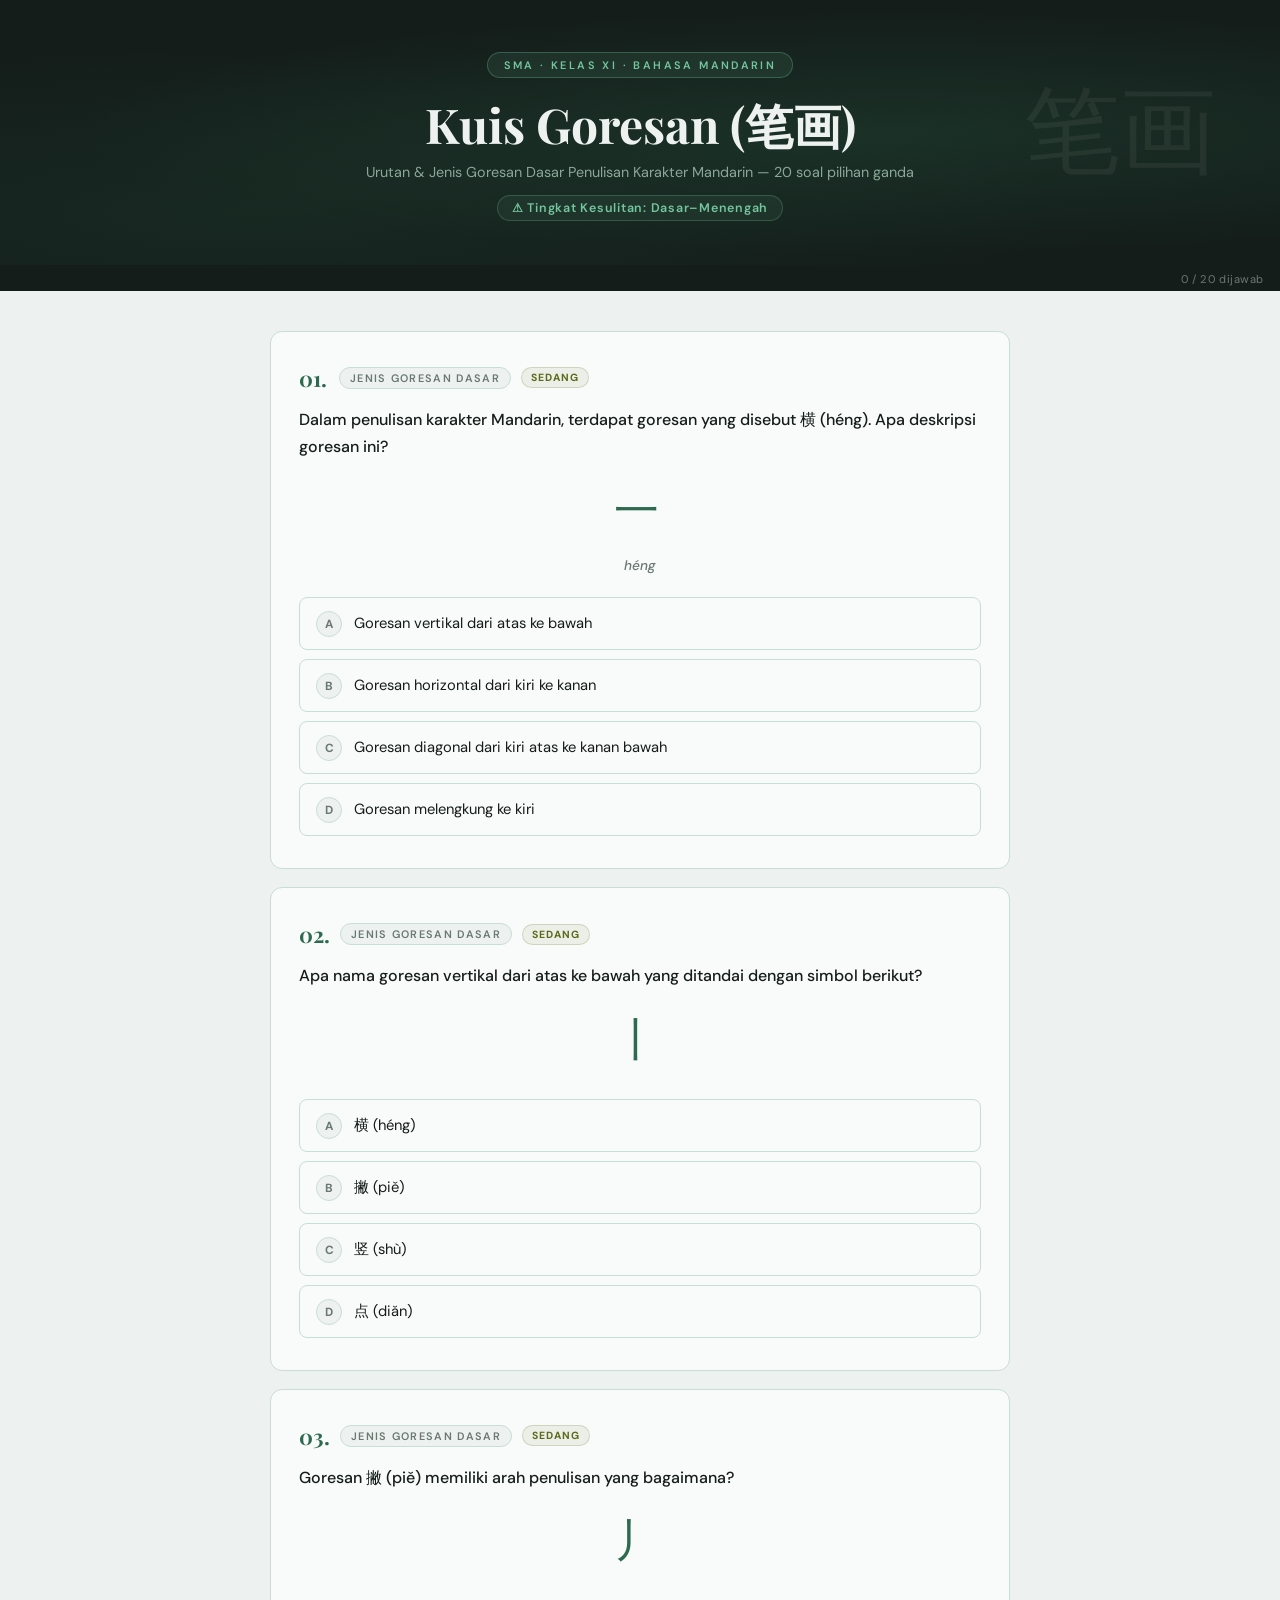
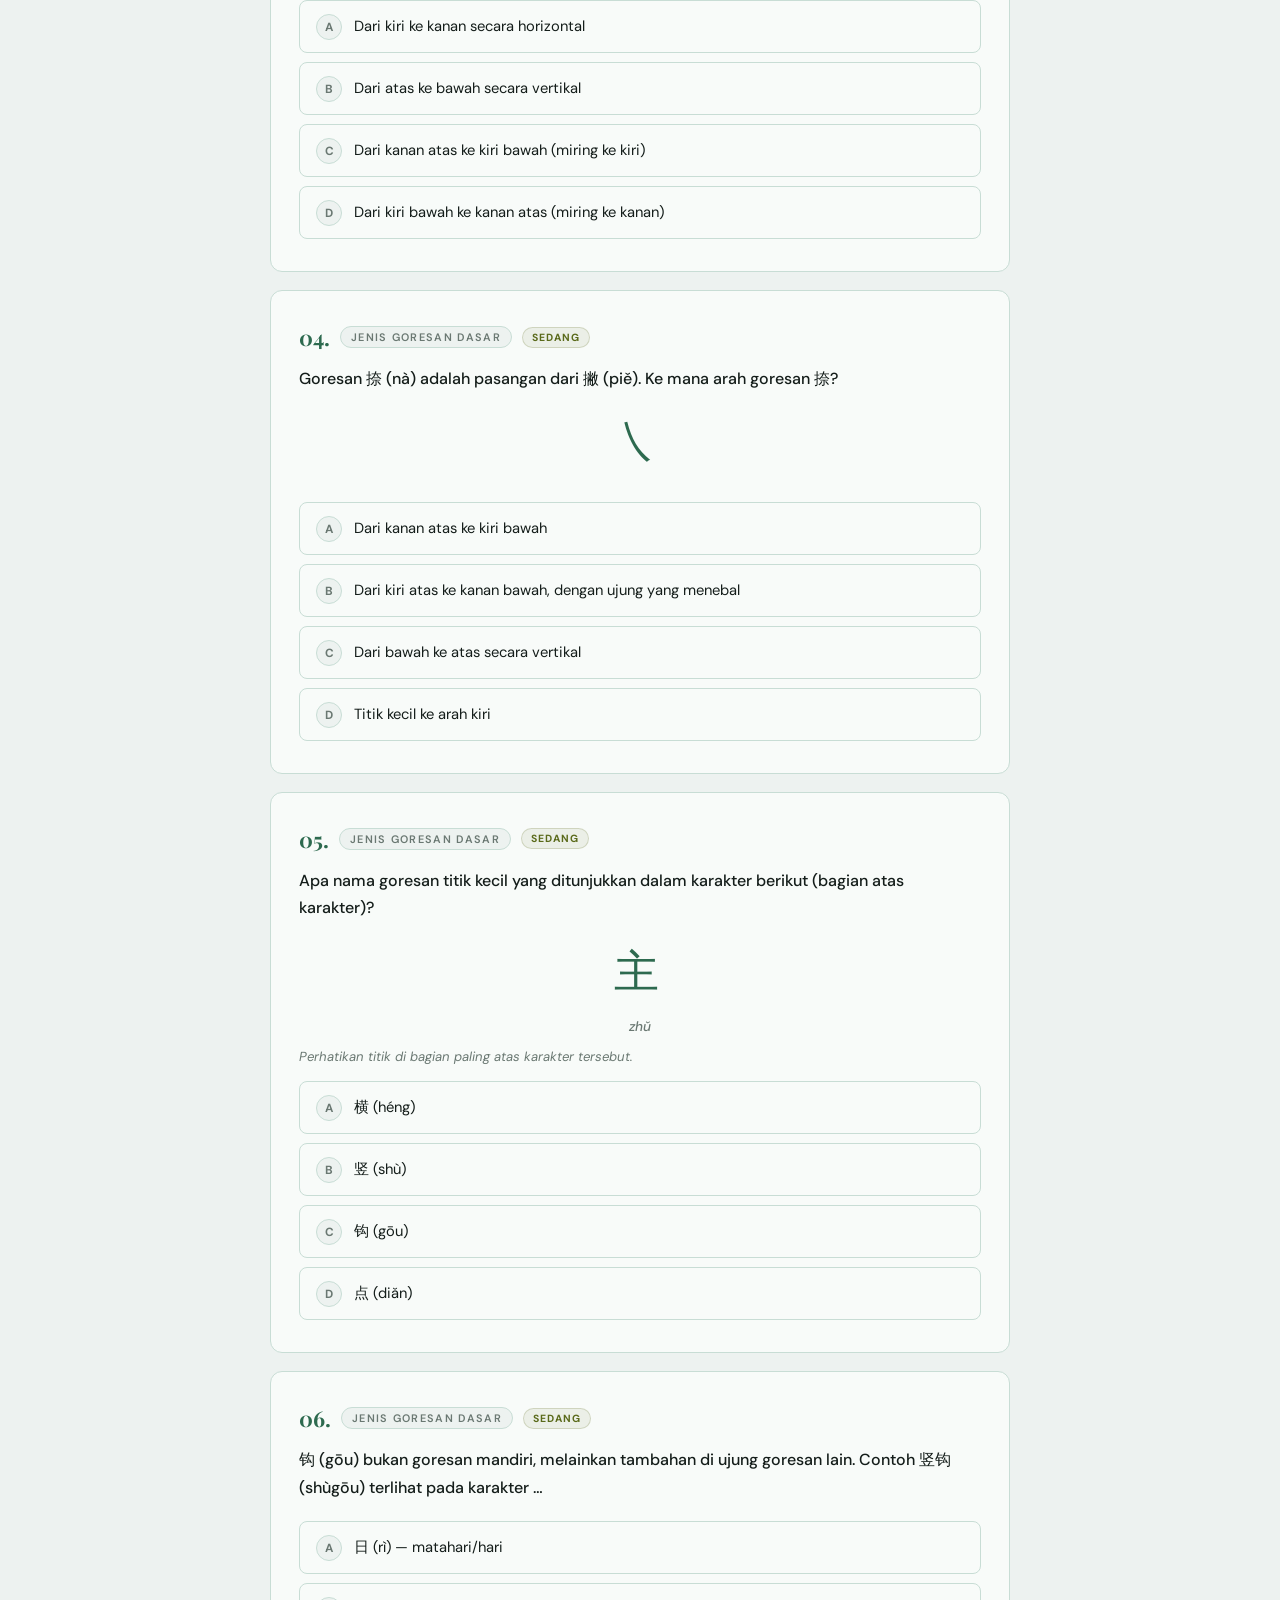
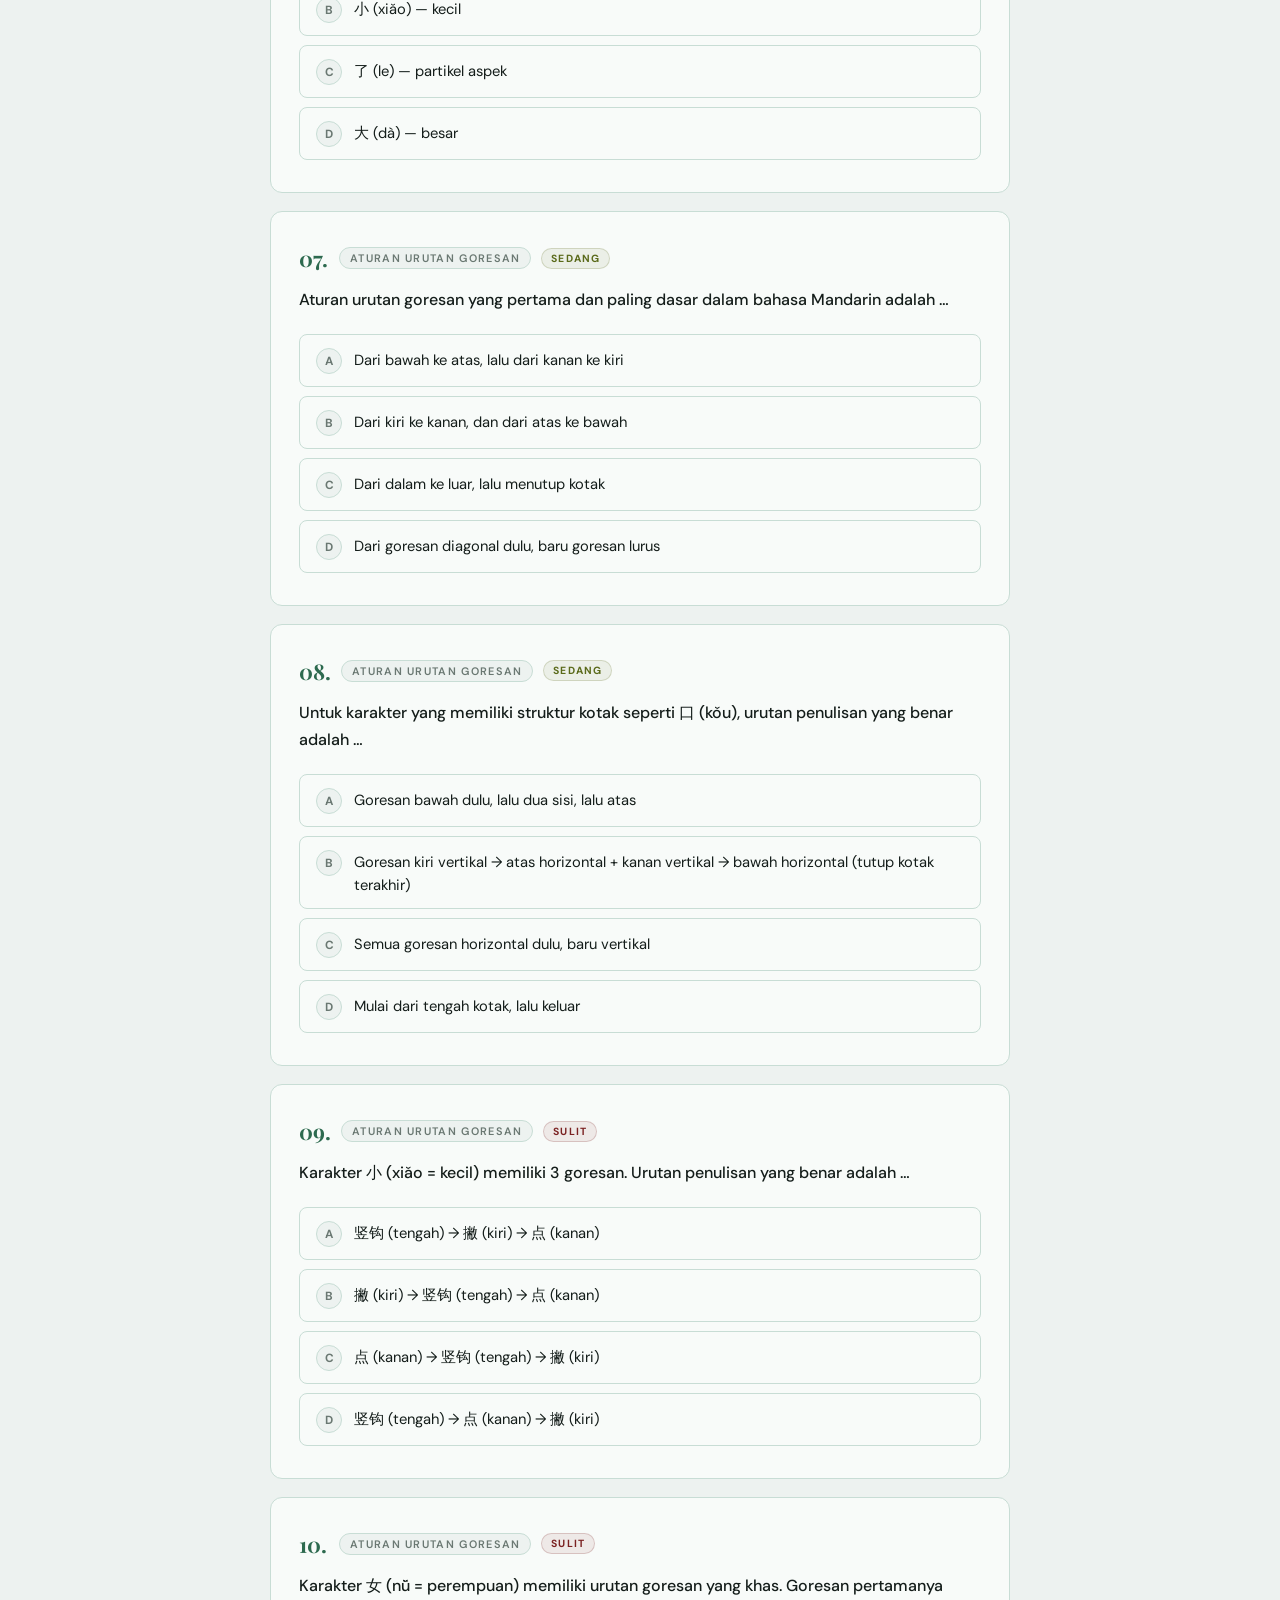
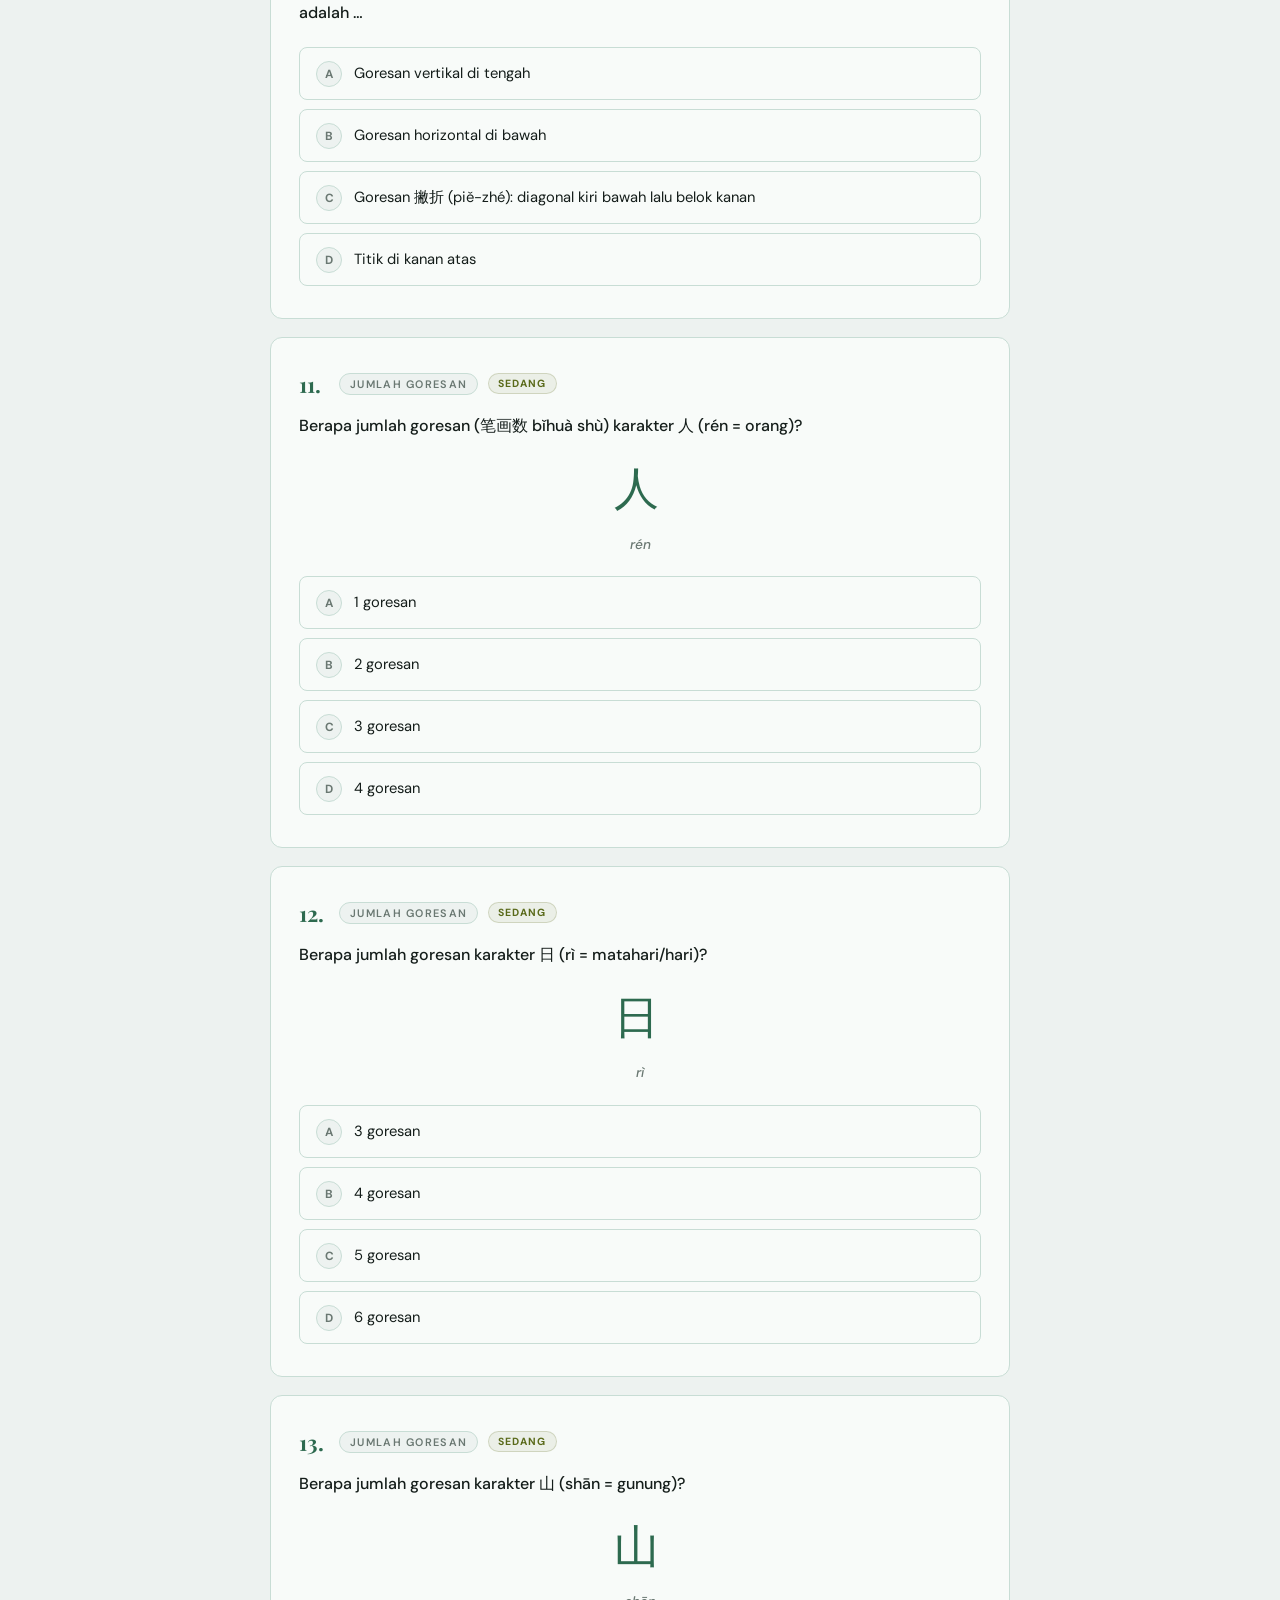
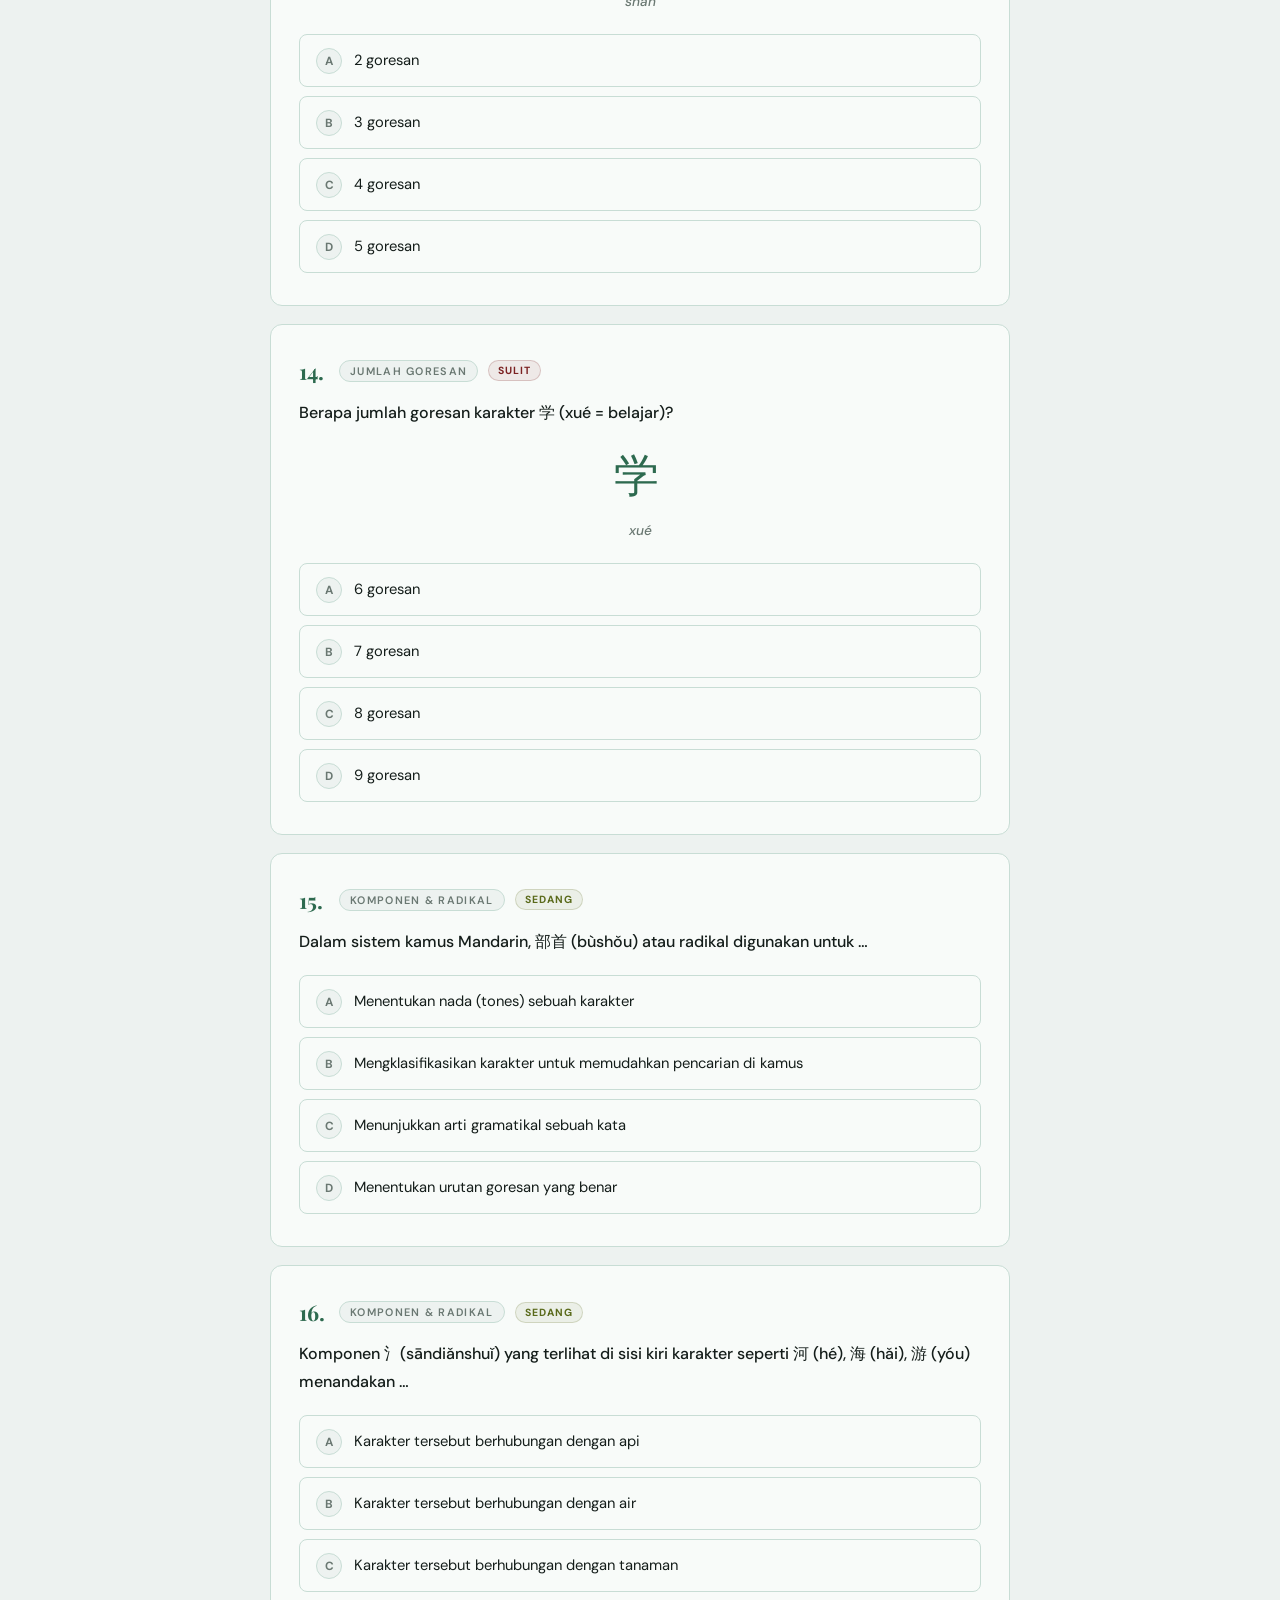
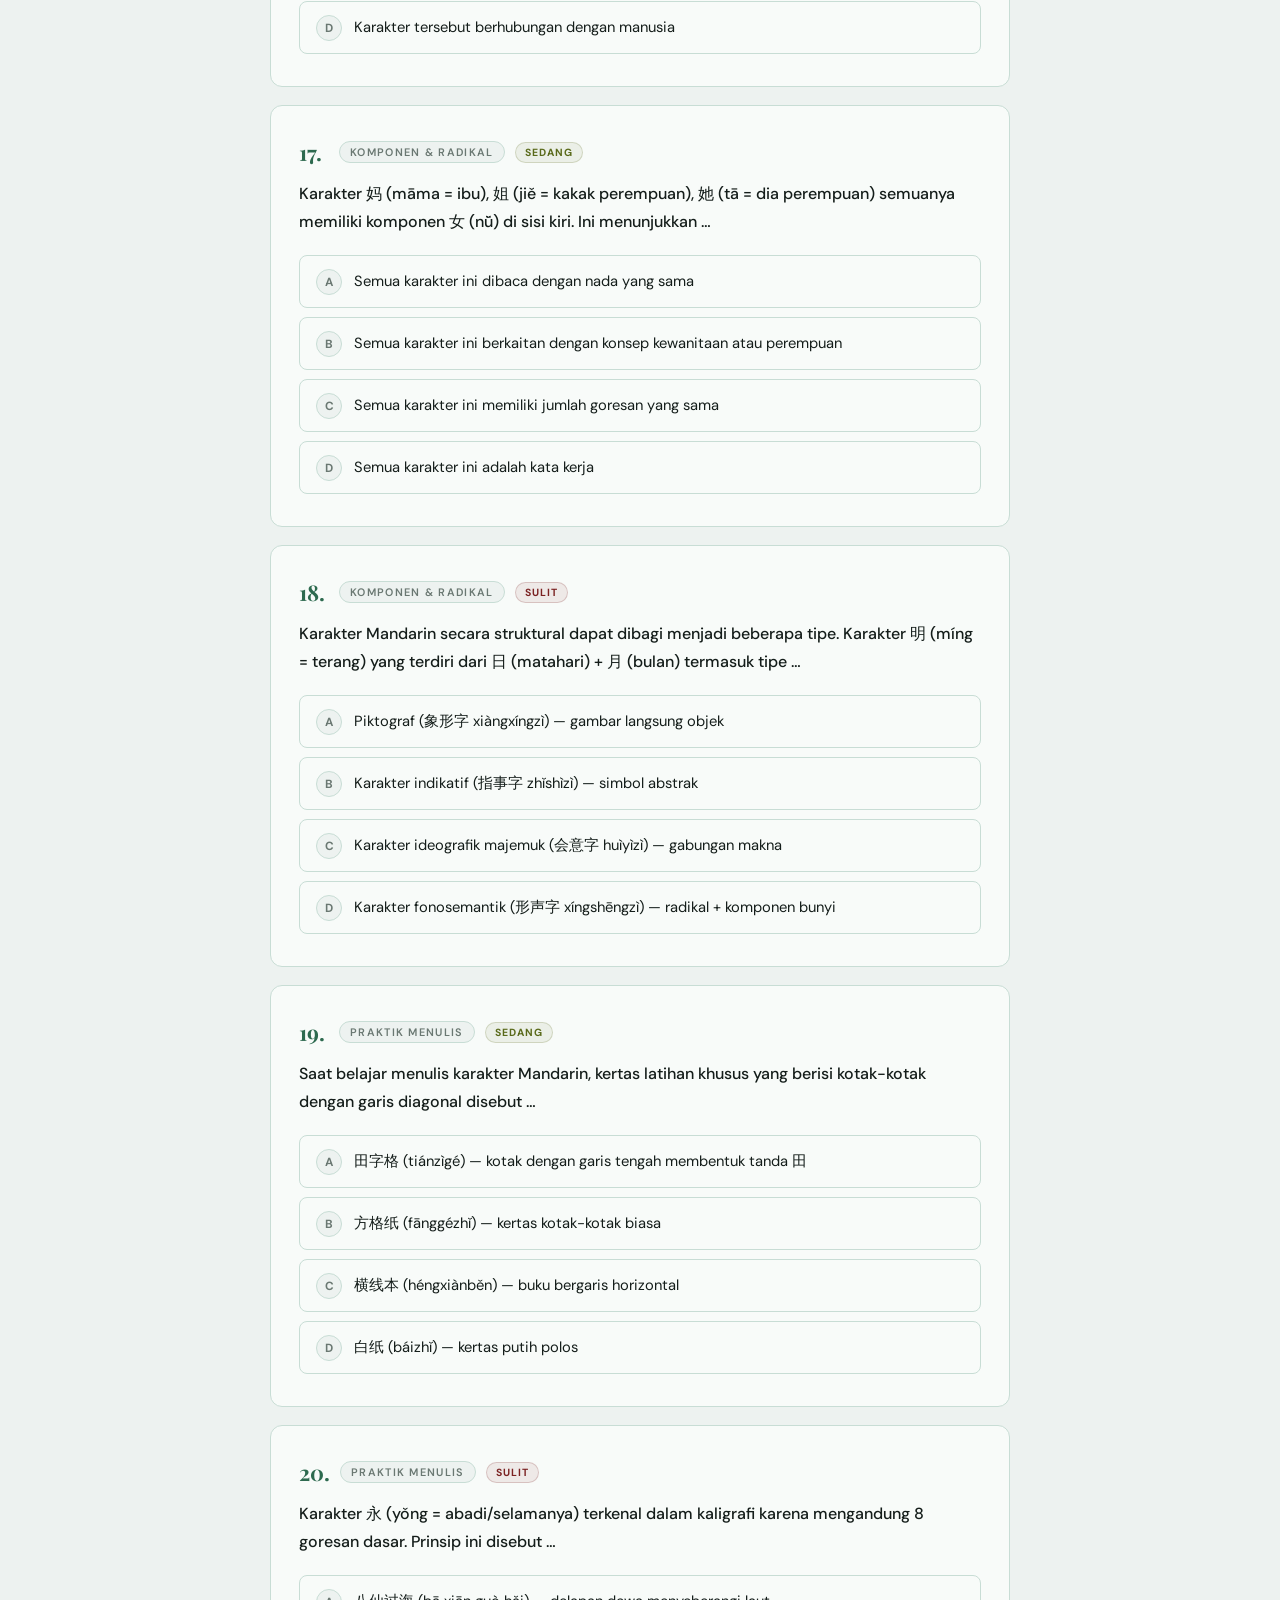
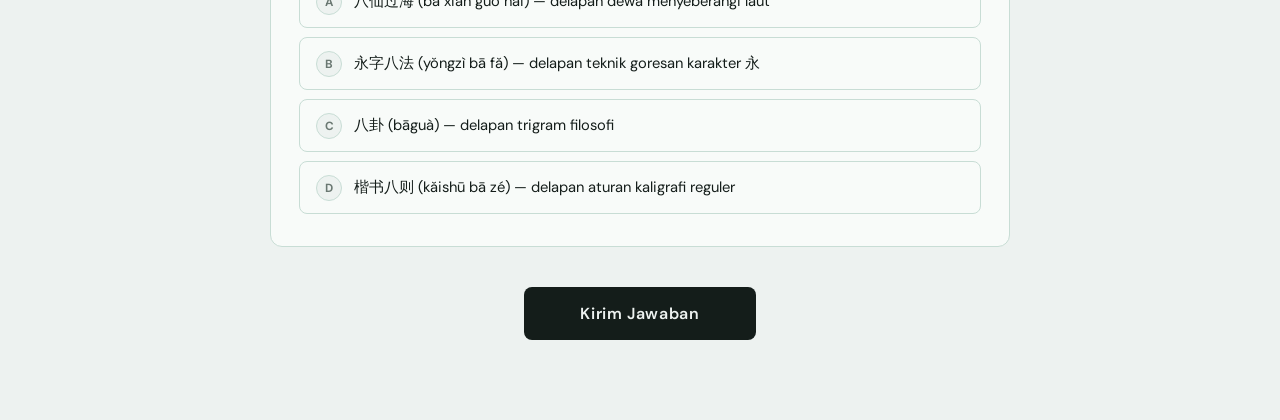
<file: mandarin_kuis_goresan.html>
<!DOCTYPE html>
<html lang="id">
<head>
  <meta charset="UTF-8" />
  <meta name="viewport" content="width=device-width, initial-scale=1.0"/>
  <title>Kuis Bahasa Mandarin — Goresan Dasar (笔画) — SMA Kelas XI</title>
  <link href="https://fonts.googleapis.com/css2?family=Playfair+Display:ital,wght@0,700;1,600&family=DM+Sans:wght@400;500;600&display=swap" rel="stylesheet"/>
  <style>
    *, *::before, *::after { box-sizing: border-box; margin: 0; padding: 0; }
    :root {
      --bg: #EDF2F0; --surface: #F8FBF9; --ink: #141D1A;
      --muted: #6A7872; --accent: #2D6A4F; --border: #C8DDD5;
      --correct: #1B4332; --wrong: #7B2222; --radius: 12px;
    }
    html { scroll-behavior: smooth; }
    body { font-family: 'DM Sans', sans-serif; background: var(--bg); color: var(--ink); min-height: 100vh; padding: 0 0 80px; }

    header {
      background: var(--ink); color: #EDF2F0;
      padding: 52px 24px 44px; text-align: center; position: relative; overflow: hidden;
    }
    header::before {
      content: ''; position: absolute; inset: 0;
      background: radial-gradient(ellipse at 70% 50%, rgba(45,106,79,.25) 0%, transparent 65%),
                  radial-gradient(ellipse at 20% 80%, rgba(45,106,79,.15) 0%, transparent 55%);
    }
    header .label {
      position: relative; display: inline-block; font-size: .68rem; font-weight: 600;
      letter-spacing: .22em; text-transform: uppercase; color: #74C69D;
      background: rgba(116,198,157,.1); border: 1px solid rgba(116,198,157,.3);
      padding: 5px 16px; border-radius: 99px; margin-bottom: 18px;
    }
    header h1 {
      position: relative;
      font-family: 'Playfair Display', Georgia, serif;
      font-size: clamp(1.9rem, 5vw, 3rem); line-height: 1.18;
    }
    header .hanzi-deco {
      position: absolute; right: 5%; top: 50%; transform: translateY(-50%);
      font-size: 6rem; opacity: .06; user-select: none; line-height: 1;
    }
    header .sub {
      position: relative; margin-top: 10px; color: #8AA898; font-size: .9rem;
    }
    header .difficulty {
      position: relative; display: inline-block; margin-top: 14px;
      font-size: .78rem; font-weight: 600; color: #74C69D;
      background: rgba(116,198,157,.08); border: 1px solid rgba(116,198,157,.25);
      padding: 4px 14px; border-radius: 99px; letter-spacing: .06em;
    }

    #progress-wrap { position: sticky; top: 0; z-index: 10; background: var(--ink); }
    #progress-bar { height: 3px; background: var(--accent); width: 0%; transition: width .35s ease; }
    #progress-count {
      text-align: right; padding: 4px 16px 5px; font-size: .7rem;
      color: #6A7872; background: var(--ink); letter-spacing: .05em;
    }

    .container { max-width: 780px; margin: 0 auto; padding: 40px 20px 0; }

    .question-card {
      background: var(--surface); border: 1px solid var(--border);
      border-radius: var(--radius); padding: 32px 28px; margin-bottom: 18px;
      transition: box-shadow .2s;
    }
    .question-card:hover { box-shadow: 0 4px 22px rgba(0,0,0,.07); }
    .question-card.unanswered { border-color: #C8962A; box-shadow: 0 0 0 3px rgba(200,150,42,.14); }

    .q-meta { display: flex; align-items: center; gap: 10px; margin-bottom: 14px; flex-wrap: wrap; }
    .q-num { font-family: 'Playfair Display', serif; font-size: 1.35rem; font-weight: 700; color: var(--accent); min-width: 30px; }
    .q-tag {
      font-size: .68rem; font-weight: 600; letter-spacing: .12em; text-transform: uppercase;
      color: var(--muted); background: var(--bg); border: 1px solid var(--border);
      padding: 3px 10px; border-radius: 99px;
    }
    .q-diff {
      font-size: .65rem; font-weight: 700; letter-spacing: .1em; text-transform: uppercase;
      padding: 3px 9px; border-radius: 99px;
    }
    .q-diff.hard { color: #7B2222; background: rgba(123,34,34,.08); border: 1px solid rgba(123,34,34,.2); }
    .q-diff.medium { color: #5A6A1A; background: rgba(90,106,26,.08); border: 1px solid rgba(90,106,26,.2); }

    .q-text { font-size: 1rem; line-height: 1.72; font-weight: 500; margin-bottom: 20px; }
    .q-text .hanzi { font-size: 2.8rem; display: block; text-align: center; margin: 12px 0 4px; letter-spacing: .15em; color: var(--accent); }
    .q-text .pinyin { display: block; text-align: center; font-size: .85rem; color: var(--muted); margin-bottom: 10px; font-style: italic; }
    .stroke-box {
      display: flex; justify-content: center; gap: 16px; flex-wrap: wrap;
      margin: 12px 0; padding: 14px; background: var(--bg);
      border: 1px dashed var(--border); border-radius: 8px;
    }
    .stroke-item { text-align: center; }
    .stroke-char { font-size: 1.8rem; color: var(--accent); display: block; }
    .stroke-name { font-size: .72rem; color: var(--muted); margin-top: 2px; }
    .q-note { font-size: .82rem; color: var(--muted); font-style: italic; margin-bottom: 16px; margin-top: -10px; }

    .options { display: flex; flex-direction: column; gap: 9px; }
    .option-label {
      display: flex; align-items: flex-start; gap: 12px;
      padding: 12px 16px; border: 1.5px solid var(--border); border-radius: 8px;
      cursor: pointer; transition: border-color .15s, background .15s; user-select: none;
    }
    .option-label:hover { border-color: var(--accent); background: #EEF5F1; }
    .option-label input[type="radio"] { display: none; }
    .opt-letter {
      flex-shrink: 0; width: 26px; height: 26px; border-radius: 50%;
      background: var(--bg); border: 1.5px solid var(--border);
      display: flex; align-items: center; justify-content: center;
      font-size: .74rem; font-weight: 700; color: var(--muted);
      transition: all .15s; margin-top: 1px;
    }
    .option-label:has(input:checked) { border-color: var(--accent); background: #EEF5F1; }
    .option-label:has(input:checked) .opt-letter { background: var(--accent); border-color: var(--accent); color: #fff; }
    .opt-text { font-size: .92rem; line-height: 1.55; padding-top: 2px; }

    .option-label.correct { border-color: var(--correct); background: #E8F5EE; }
    .option-label.correct .opt-letter { background: var(--correct); border-color: var(--correct); color: #fff; }
    .option-label.wrong { border-color: var(--wrong); background: #FAF0EE; }
    .option-label.wrong .opt-letter { background: var(--wrong); border-color: var(--wrong); color: #fff; }

    #btn-wrap { text-align: center; margin-top: 40px; }
    #submit-btn {
      font-family: 'DM Sans', sans-serif; font-size: 1rem; font-weight: 600;
      background: var(--ink); color: #EDF2F0; border: none;
      padding: 16px 56px; border-radius: 8px; cursor: pointer;
      transition: background .2s, transform .1s; letter-spacing: .04em;
    }
    #submit-btn:hover { background: #1F2E28; transform: translateY(-1px); }
    #submit-btn:active { transform: translateY(0); }
    #submit-btn:disabled { opacity: .4; cursor: not-allowed; }

    #warn-msg {
      display: none; margin-top: 12px; font-size: .86rem; color: #8B6200;
      background: #FFF8E6; border: 1px solid #DEB84A; border-radius: 8px;
      padding: 10px 18px; text-align: center;
    }

    #hasil {
      display: none; margin-top: 44px; background: var(--ink); color: #EDF2F0;
      border-radius: var(--radius); padding: 44px 32px; text-align: center;
      animation: fadeUp .5s ease both;
    }
    @keyframes fadeUp { from { opacity:0; transform:translateY(24px); } to { opacity:1; transform:translateY(0); } }
    .score-label { font-size: .72rem; letter-spacing: .2em; text-transform: uppercase; color: #8A9890; margin-bottom: 10px; }
    .score-num { font-family: 'Playfair Display', serif; font-size: clamp(3.5rem,10vw,5.5rem); font-weight: 700; line-height: 1; color: #74C69D; }
    .score-of { font-size: .88rem; color: #8A9890; margin-top: 6px; }
    .predikat { display: inline-block; margin-top: 18px; font-size: 1rem; font-weight: 600; padding: 7px 22px; border-radius: 99px; border: 1.5px solid rgba(255,255,255,.15); }
    .divider { width: 48px; height: 2px; background: rgba(255,255,255,.1); margin: 24px auto; }
    .summary-row { display: flex; justify-content: center; gap: 36px; flex-wrap: wrap; margin-bottom: 30px; }
    .stat .val { font-size: 1.65rem; font-weight: 700; }
    .stat .val.g { color: #7DCFAA; }
    .stat .val.r { color: #E07878; }
    .stat .lbl { font-size: .75rem; color: #8A9890; margin-top: 3px; }
    .kunci-title { font-family: 'Playfair Display', serif; font-size: 1.22rem; margin-bottom: 18px; }
    .kunci-grid { display: grid; grid-template-columns: repeat(auto-fill,minmax(270px,1fr)); gap: 10px; text-align: left; }
    .kunci-item { background: rgba(255,255,255,.05); border: 1px solid rgba(255,255,255,.09); border-radius: 8px; padding: 12px 14px; font-size: .84rem; line-height: 1.55; }
    .kunci-item.ok { border-color: rgba(125,207,170,.2); }
    .ki-no { color: #74C69D; font-weight: 700; margin-bottom: 4px; font-size: .8rem; }
    .ki-ans { color: #7DCFAA; font-weight: 600; }
    .ki-your { color: #E07878; font-size: .8rem; margin-top: 3px; }
    .ki-explain { color: #8A9890; font-size: .78rem; margin-top: 4px; font-style: italic; }

    #retry-btn {
      margin-top: 28px; font-family: 'DM Sans', sans-serif; font-size: .92rem; font-weight: 600;
      background: transparent; color: #EDF2F0; border: 1.5px solid rgba(255,255,255,.22);
      padding: 12px 36px; border-radius: 8px; cursor: pointer; transition: all .2s;
    }
    #retry-btn:hover { border-color: rgba(255,255,255,.6); background: rgba(255,255,255,.06); }

    @media (max-width: 500px) { .question-card { padding: 22px 16px; } #hasil { padding: 32px 16px; } }
  </style>
</head>
<body>

<header>
  <div class="hanzi-deco">笔画</div>
  <div class="label">SMA &middot; Kelas XI &middot; Bahasa Mandarin</div>
  <h1>Kuis Goresan (笔画)</h1>
  <p class="sub">Urutan & Jenis Goresan Dasar Penulisan Karakter Mandarin &mdash; 20 soal pilihan ganda</p>
  <div class="difficulty">&#9888; Tingkat Kesulitan: Dasar–Menengah</div>
</header>
<div id="progress-wrap">
  <div id="progress-bar"></div>
  <div id="progress-count">0 / 20 dijawab</div>
</div>

<div class="container">
  <div id="quiz-form"></div>
  <div id="btn-wrap">
    <button id="submit-btn">Kirim Jawaban</button>
    <div id="warn-msg">&#9888; Masih ada soal yang belum dijawab. Lengkapi semua jawaban terlebih dahulu.</div>
  </div>
  <div id="hasil"></div>
</div>

<script>
const questions = [
  {
    topic: "Jenis Goresan Dasar",
    diff: "medium",
    q: 'Dalam penulisan karakter Mandarin, terdapat goresan yang disebut 横 (héng). Apa deskripsi goresan ini?<span class="hanzi">一</span><span class="pinyin">héng</span>',
    note: "",
    opts: [
      "Goresan vertikal dari atas ke bawah",
      "Goresan horizontal dari kiri ke kanan",
      "Goresan diagonal dari kiri atas ke kanan bawah",
      "Goresan melengkung ke kiri"
    ],
    ans: 1,
    explain: "横 (héng) adalah goresan horizontal yang ditarik dari kiri ke kanan (→). Ini salah satu dari 8 goresan dasar. Contoh karakter yang dimulai dengan héng: 王 (wáng), 土 (tǔ), 工 (gōng)."
  },
  {
    topic: "Jenis Goresan Dasar",
    diff: "medium",
    q: 'Apa nama goresan vertikal dari atas ke bawah yang ditandai dengan simbol berikut?<span class="hanzi">丨</span>',
    note: "",
    opts: ["横 (héng)", "撇 (piě)", "竖 (shù)", "点 (diǎn)"],
    ans: 2,
    explain: "竖 (shù) adalah goresan vertikal yang ditarik dari atas ke bawah (↓). Contoh karakter: 中 (zhōng), 十 (shí), 木 (mù). Goresan ini bisa lurus 竖 atau dengan ujung menarik ke kiri disebut 竖钩 (shùgōu)."
  },
  {
    topic: "Jenis Goresan Dasar",
    diff: "medium",
    q: 'Goresan 撇 (piě) memiliki arah penulisan yang bagaimana?<span class="hanzi">丿</span>',
    note: "",
    opts: [
      "Dari kiri ke kanan secara horizontal",
      "Dari atas ke bawah secara vertikal",
      "Dari kanan atas ke kiri bawah (miring ke kiri)",
      "Dari kiri bawah ke kanan atas (miring ke kanan)"
    ],
    ans: 2,
    explain: "撇 (piě) adalah goresan diagonal dari kanan atas menuju kiri bawah (↙). Karakter seperti 人 (rén), 八 (bā), dan 木 (mù) menggunakan goresan ini. Piě selalu ditarik ke kiri, bukan ke kanan."
  },
  {
    topic: "Jenis Goresan Dasar",
    diff: "medium",
    q: 'Goresan 捺 (nà) adalah pasangan dari 撇 (piě). Ke mana arah goresan 捺?<span class="hanzi">㇏</span>',
    note: "",
    opts: [
      "Dari kanan atas ke kiri bawah",
      "Dari kiri atas ke kanan bawah, dengan ujung yang menebal",
      "Dari bawah ke atas secara vertikal",
      "Titik kecil ke arah kiri"
    ],
    ans: 1,
    explain: "捺 (nà) adalah goresan diagonal dari kiri atas ke kanan bawah (↘), dengan ciri khas ujungnya menebal sebelum diangkat (seperti ekor). Karakter 人 (rén) dan 大 (dà) menggunakan kombinasi piě (↙) + nà (↘)."
  },
  {
    topic: "Jenis Goresan Dasar",
    diff: "medium",
    q: 'Apa nama goresan titik kecil yang ditunjukkan dalam karakter berikut (bagian atas karakter)?<span class="hanzi">主</span><span class="pinyin">zhǔ</span>',
    note: "Perhatikan titik di bagian paling atas karakter tersebut.",
    opts: ["横 (héng)", "竖 (shù)", "钩 (gōu)", "点 (diǎn)"],
    ans: 3,
    explain: "点 (diǎn) adalah goresan titik, biasanya ditulis sebagai sentuhan kuas kecil ke bawah-kiri atau bawah-kanan. Karakter 主 (zhǔ) memiliki titik 点 di atasnya. Karakter 六 (liù), 心 (xīn) juga menggunakan banyak goresan 点."
  },
  {
    topic: "Jenis Goresan Dasar",
    diff: "medium",
    q: '钩 (gōu) bukan goresan mandiri, melainkan tambahan di ujung goresan lain. Contoh 竖钩 (shùgōu) terlihat pada karakter …',
    note: "",
    opts: [
      "日 (rì) — matahari/hari",
      "小 (xiǎo) — kecil",
      "了 (le) — partikel aspek",
      "大 (dà) — besar"
    ],
    ans: 2,
    explain: "了 (le) menggunakan竖钩 (shùgōu): goresan vertikal yang di ujungnya melengkung ke kiri membentuk kait. Contoh lain: 水 (shuǐ), 子 (zǐ). Kait ini membantu membedakan karakter yang mirip."
  },
  {
    topic: "Aturan Urutan Goresan",
    diff: "medium",
    q: 'Aturan urutan goresan yang pertama dan paling dasar dalam bahasa Mandarin adalah …',
    note: "",
    opts: [
      "Dari bawah ke atas, lalu dari kanan ke kiri",
      "Dari kiri ke kanan, dan dari atas ke bawah",
      "Dari dalam ke luar, lalu menutup kotak",
      "Dari goresan diagonal dulu, baru goresan lurus"
    ],
    ans: 1,
    explain: "Dua aturan paling dasar urutan goresan (笔顺 bǐshùn): (1) Dari kiri ke kanan, (2) Dari atas ke bawah. Aturan ini berlaku untuk mayoritas karakter. Aturan tambahan berlaku untuk karakter dengan struktur khusus seperti kotak atau simetri."
  },
  {
    topic: "Aturan Urutan Goresan",
    diff: "medium",
    q: 'Untuk karakter yang memiliki struktur kotak seperti 口 (kǒu), urutan penulisan yang benar adalah …',
    note: "",
    opts: [
      "Goresan bawah dulu, lalu dua sisi, lalu atas",
      "Goresan kiri vertikal → atas horizontal + kanan vertikal → bawah horizontal (tutup kotak terakhir)",
      "Semua goresan horizontal dulu, baru vertikal",
      "Mulai dari tengah kotak, lalu keluar"
    ],
    ans: 1,
    explain: "Untuk kotak (口): (1) Goresan kiri竖 ↓, (2) Goresan atas横 → + kanan竖 (dalam satu gerakan atau terpisah), (3) Goresan bawah横 untuk menutup. Aturan: 'tutup kotak di akhir'. Karakter 日 (rì), 月 (yuè) juga ikuti pola ini."
  },
  {
    topic: "Aturan Urutan Goresan",
    diff: "hard",
    q: 'Karakter 小 (xiǎo = kecil) memiliki 3 goresan. Urutan penulisan yang benar adalah …',
    note: "",
    opts: [
      "竖钩 (tengah) → 撇 (kiri) → 点 (kanan)",
      "撇 (kiri) → 竖钩 (tengah) → 点 (kanan)",
      "点 (kanan) → 竖钩 (tengah) → 撇 (kiri)",
      "竖钩 (tengah) → 点 (kanan) → 撇 (kiri)"
    ],
    ans: 0,
    explain: "小 (xiǎo) ditulis: (1) 竖钩 di tengah ↓↪, (2) 撇 di kiri ↙, (3) 点 di kanan ↘. Untuk karakter simetris seperti 小, bagian tengah ditulis DULU, baru kiri, lalu kanan. Ini berbeda dari aturan 'kiri dulu' yang umum."
  },
  {
    topic: "Aturan Urutan Goresan",
    diff: "hard",
    q: 'Karakter 女 (nǚ = perempuan) memiliki urutan goresan yang khas. Goresan pertamanya adalah …',
    note: "",
    opts: [
      "Goresan vertikal di tengah",
      "Goresan horizontal di bawah",
      "Goresan 撇折 (piě-zhé): diagonal kiri bawah lalu belok kanan",
      "Titik di kanan atas"
    ],
    ans: 2,
    explain: "女 (nǚ) dimulai dengan 撇折 (piě-zhé): goresan kombinasi yang dimulai diagonal ke kiri bawah lalu berbelok ke kanan. Ini contoh goresan majemuk. Urutan lengkap: (1) 撇折 (badan bawah), (2) 撇 (lengan kiri), (3) 横 (goresan atas yang memotong)."
  },
  {
    topic: "Jumlah Goresan",
    diff: "medium",
    q: 'Berapa jumlah goresan (笔画数 bǐhuà shù) karakter 人 (rén = orang)?<span class="hanzi">人</span><span class="pinyin">rén</span>',
    note: "",
    opts: ["1 goresan", "2 goresan", "3 goresan", "4 goresan"],
    ans: 1,
    explain: "人 (rén) hanya terdiri dari 2 goresan: (1) 撇 piě (diagonal kiri) + (2) 捺 nà (diagonal kanan). Karakter ini adalah salah satu yang paling sederhana. Jumlah goresan penting untuk pengurutan kamus Mandarin tradisional."
  },
  {
    topic: "Jumlah Goresan",
    diff: "medium",
    q: 'Berapa jumlah goresan karakter 日 (rì = matahari/hari)?<span class="hanzi">日</span><span class="pinyin">rì</span>',
    note: "",
    opts: ["3 goresan", "4 goresan", "5 goresan", "6 goresan"],
    ans: 1,
    explain: "日 (rì) memiliki 4 goresan: (1) 竖 kiri, (2) 横折 atas+kanan, (3) 横 tengah, (4) 横 bawah penutup. Struktur kotak dengan satu garis tengah = 4 goresan. Bandingkan: 口 (kǒu) = 3 goresan (kotak tanpa garis tengah)."
  },
  {
    topic: "Jumlah Goresan",
    diff: "medium",
    q: 'Berapa jumlah goresan karakter 山 (shān = gunung)?<span class="hanzi">山</span><span class="pinyin">shān</span>',
    note: "",
    opts: ["2 goresan", "3 goresan", "4 goresan", "5 goresan"],
    ans: 1,
    explain: "山 (shān) memiliki 3 goresan: (1) 竖折 (竖+横折): goresan kiri yang membentuk sudut, (2) 竖 tengah (paling tinggi), (3) 竖折 kanan. Karakter ini menggambarkan tiga puncak gunung — termasuk karakter piktografik tertua."
  },
  {
    topic: "Jumlah Goresan",
    diff: "hard",
    q: 'Berapa jumlah goresan karakter 学 (xué = belajar)?<span class="hanzi">学</span><span class="pinyin">xué</span>',
    note: "",
    opts: ["6 goresan", "7 goresan", "8 goresan", "9 goresan"],
    ans: 2,
    explain: "学 (xué) memiliki 8 goresan. Karakter ini terdiri dari komponen atas 爫 (zhǎo, 3 goresan) + 冖 (mì, 2 goresan) + 子 (zǐ, 3 goresan) = 8. Menghitung goresan dengan tepat penting untuk mencari karakter di kamus tradisional."
  },
  {
    topic: "Komponen & Radikal",
    diff: "medium",
    q: 'Dalam sistem kamus Mandarin, 部首 (bùshǒu) atau radikal digunakan untuk …',
    note: "",
    opts: [
      "Menentukan nada (tones) sebuah karakter",
      "Mengklasifikasikan karakter untuk memudahkan pencarian di kamus",
      "Menunjukkan arti gramatikal sebuah kata",
      "Menentukan urutan goresan yang benar"
    ],
    ans: 1,
    explain: "部首 (bùshǒu) adalah komponen kunci karakter yang digunakan sebagai indeks kamus. Ada 214 radikal dalam sistem Kangxi tradisional. Misalnya: karakter yang berhubungan dengan air sering mengandung 氵(sāndiǎnshuǐ = tiga titik air)."
  },
  {
    topic: "Komponen & Radikal",
    diff: "medium",
    q: 'Komponen 氵(sāndiǎnshuǐ) yang terlihat di sisi kiri karakter seperti 河 (hé), 海 (hǎi), 游 (yóu) menandakan …',
    note: "",
    opts: [
      "Karakter tersebut berhubungan dengan api",
      "Karakter tersebut berhubungan dengan air",
      "Karakter tersebut berhubungan dengan tanaman",
      "Karakter tersebut berhubungan dengan manusia"
    ],
    ans: 1,
    explain: "氵adalah bentuk singkat dari 水 (shuǐ = air) saat digunakan sebagai radikal di sisi kiri. 河 = sungai, 海 = laut, 游 = berenang — semua berhubungan dengan air. Mengenali radikal sangat membantu dalam menebak arti karakter baru."
  },
  {
    topic: "Komponen & Radikal",
    diff: "medium",
    q: 'Karakter 妈 (māma = ibu), 姐 (jiě = kakak perempuan), 她 (tā = dia perempuan) semuanya memiliki komponen 女 (nǚ) di sisi kiri. Ini menunjukkan …',
    note: "",
    opts: [
      "Semua karakter ini dibaca dengan nada yang sama",
      "Semua karakter ini berkaitan dengan konsep kewanitaan atau perempuan",
      "Semua karakter ini memiliki jumlah goresan yang sama",
      "Semua karakter ini adalah kata kerja"
    ],
    ans: 1,
    explain: "女字旁 (nǚzìpáng) = radikal 'perempuan' menunjukkan hubungan semantik dengan konsep kewanitaan. Contoh lain: 姓 (xìng = marga), 婚 (hūn = pernikahan), 媒 (méi = perantara pernikahan). Radikal membantu memahami kelompok makna karakter."
  },
  {
    topic: "Komponen & Radikal",
    diff: "hard",
    q: 'Karakter Mandarin secara struktural dapat dibagi menjadi beberapa tipe. Karakter 明 (míng = terang) yang terdiri dari 日 (matahari) + 月 (bulan) termasuk tipe …',
    note: "",
    opts: [
      "Piktograf (象形字 xiàngxíngzì) — gambar langsung objek",
      "Karakter indikatif (指事字 zhǐshìzì) — simbol abstrak",
      "Karakter ideografik majemuk (会意字 huìyìzì) — gabungan makna",
      "Karakter fonosemantik (形声字 xíngshēngzì) — radikal + komponen bunyi"
    ],
    ans: 2,
    explain: "明 (míng) adalah 会意字 (huìyìzì): matahari 日 + bulan 月 = terang/cahaya. Ini logika semantik, bukan fonetik. Tipe terbanyak adalah 形声字 (~80% karakter): misal 妈 (māma) = 女 (makna: perempuan) + 马 (mǎ, bunyi). Mengenal tipe karakter membantu hafalan."
  },
  {
    topic: "Praktik Menulis",
    diff: "medium",
    q: 'Saat belajar menulis karakter Mandarin, kertas latihan khusus yang berisi kotak-kotak dengan garis diagonal disebut …',
    note: "",
    opts: [
      "田字格 (tiánzìgé) — kotak dengan garis tengah membentuk tanda 田",
      "方格纸 (fānggézhǐ) — kertas kotak-kotak biasa",
      "横线本 (héngxiànběn) — buku bergaris horizontal",
      "白纸 (báizhǐ) — kertas putih polos"
    ],
    ans: 0,
    explain: "田字格 (tiánzìgé) adalah kertas latihan menulis karakter dengan kotak dibagi menjadi 4 bagian oleh garis tengah (seperti karakter 田). Garis panduan ini membantu siswa menempatkan komponen karakter secara proporsional dan seimbang."
  },
  {
    topic: "Praktik Menulis",
    diff: "hard",
    q: 'Karakter 永 (yǒng = abadi/selamanya) terkenal dalam kaligrafi karena mengandung 8 goresan dasar. Prinsip ini disebut …',
    note: "",
    opts: [
      "八仙过海 (bā xiān guò hǎi) — delapan dewa menyeberangi laut",
      "永字八法 (yǒngzì bā fǎ) — delapan teknik goresan karakter 永",
      "八卦 (bāguà) — delapan trigram filosofi",
      "楷书八则 (kǎishū bā zé) — delapan aturan kaligrafi reguler"
    ],
    ans: 1,
    explain: "永字八法 (yǒngzì bā fǎ) = 'delapan metode karakter 永': satu karakter ini mengandung 8 goresan dasar: 侧(diǎn), 勒(héng), 努(shù), 趯(gōu), 策(piě pendek), 掠(piě panjang), 啄(nà pendek), 磔(nà panjang). Ini menjadi dasar pengajaran kaligrafi Tiongkok klasik."
  }
];

const letters = ['A','B','C','D'];
const form = document.getElementById('quiz-form');
const bar  = document.getElementById('progress-bar');
const countEl = document.getElementById('progress-count');
const warn = document.getElementById('warn-msg');
const hasilDiv = document.getElementById('hasil');
const submitBtn = document.getElementById('submit-btn');

questions.forEach((item, i) => {
  const card = document.createElement('div');
  card.className = 'question-card';
  card.id = 'card-' + i;
  const optsHTML = item.opts.map((opt, j) => `
    <label class="option-label" id="lbl-${i}-${j}">
      <input type="radio" name="q${i}" value="${j}" />
      <span class="opt-letter">${letters[j]}</span>
      <span class="opt-text">${opt}</span>
    </label>`).join('');
  const diffLabel = item.diff === 'hard'
    ? '<span class="q-diff hard">Sulit</span>'
    : '<span class="q-diff medium">Sedang</span>';
  card.innerHTML = `
    <div class="q-meta">
      <span class="q-num">${String(i+1).padStart(2,'0')}.</span>
      <span class="q-tag">${item.topic}</span>
      ${diffLabel}
    </div>
    <p class="q-text">${item.q}</p>
    ${item.note ? '<p class="q-note">'+item.note+'</p>' : ''}
    <div class="options">${optsHTML}</div>`;
  form.appendChild(card);
});

function updateProgress() {
  let n = 0;
  questions.forEach((_,i) => { if (document.querySelector('input[name="q'+i+'"]:checked')) n++; });
  bar.style.width = (n / questions.length * 100) + '%';
  countEl.textContent = n + ' / ' + questions.length + ' dijawab';
}
form.addEventListener('change', updateProgress);

submitBtn.addEventListener('click', () => {
  const unanswered = [];
  questions.forEach((_,i) => {
    const card = document.getElementById('card-'+i);
    if (!document.querySelector('input[name="q'+i+'"]:checked')) {
      unanswered.push(i); card.classList.add('unanswered');
    } else { card.classList.remove('unanswered'); }
  });

  if (unanswered.length > 0) {
    warn.style.display = 'block';
    document.getElementById('card-'+unanswered[0]).scrollIntoView({ behavior:'smooth', block:'center' });
    return;
  }
  warn.style.display = 'none';
  submitBtn.disabled = true;
  form.querySelectorAll('input[type="radio"]').forEach(r => r.disabled = true);

  let correct = 0;
  const details = [];
  questions.forEach((item, i) => {
    const sel = parseInt(document.querySelector('input[name="q'+i+'"]:checked').value);
    const ok = sel === item.ans;
    if (ok) correct++;
    for (let j = 0; j < item.opts.length; j++) {
      const lbl = document.getElementById('lbl-'+i+'-'+j);
      if (j === item.ans) lbl.classList.add('correct');
      else if (j === sel && !ok) lbl.classList.add('wrong');
    }
    details.push({ q:i+1, topic:item.topic, ans:item.ans, sel, ok,
      ansText:item.opts[item.ans], selText:item.opts[sel], explain:item.explain });
  });

  const score = Math.round(correct / questions.length * 100);
  let pred, col;
  if (score >= 90)      { pred = '&#127942; Luar Biasa';              col = '#74C69D'; }
  else if (score >= 75) { pred = '&#9733; Sangat Baik';               col = '#A8D08D'; }
  else if (score >= 60) { pred = '&#128218; Baik';                    col = '#F0C040'; }
  else if (score >= 40) { pred = '&#128214; Cukup — Terus Belajar';   col = '#E09050'; }
  else                  { pred = '&#128172; Jangan Menyerah!';        col = '#E07878'; }

  const kunciHTML = details.map(d => `
    <div class="kunci-item ${d.ok?'ok':''}">
      <div class="ki-no">Soal ${d.q} &mdash; ${d.topic}</div>
      <div class="ki-ans">&#10003; Benar: ${letters[d.ans]}. ${d.ansText}</div>
      ${!d.ok ? '<div class="ki-your">&#10007; Jawaban kamu: '+letters[d.sel]+'. '+d.selText+'</div>' : ''}
      <div class="ki-explain">${d.explain}</div>
    </div>`).join('');

  hasilDiv.innerHTML = `
    <div class="score-label">Nilai Kamu</div>
    <div class="score-num">${score}</div>
    <div class="score-of">${correct} dari ${questions.length} soal benar</div>
    <div class="predikat" style="border-color:${col}44;color:${col}">${pred}</div>
    <div class="divider"></div>
    <div class="summary-row">
      <div class="stat"><div class="val g">${correct}</div><div class="lbl">Benar</div></div>
      <div class="stat"><div class="val r">${questions.length-correct}</div><div class="lbl">Salah</div></div>
      <div class="stat"><div class="val">${questions.length}</div><div class="lbl">Total</div></div>
    </div>
    <div class="kunci-title">Kunci Jawaban &amp; Penjelasan</div>
    <div class="kunci-grid">${kunciHTML}</div>
    <button id="retry-btn">&#128260; Coba Lagi</button>`;
  hasilDiv.style.display = 'block';
  hasilDiv.scrollIntoView({ behavior:'smooth', block:'start' });
  document.getElementById('retry-btn').addEventListener('click', () => location.reload());
});
</script>
</body>
</html>
</file>
